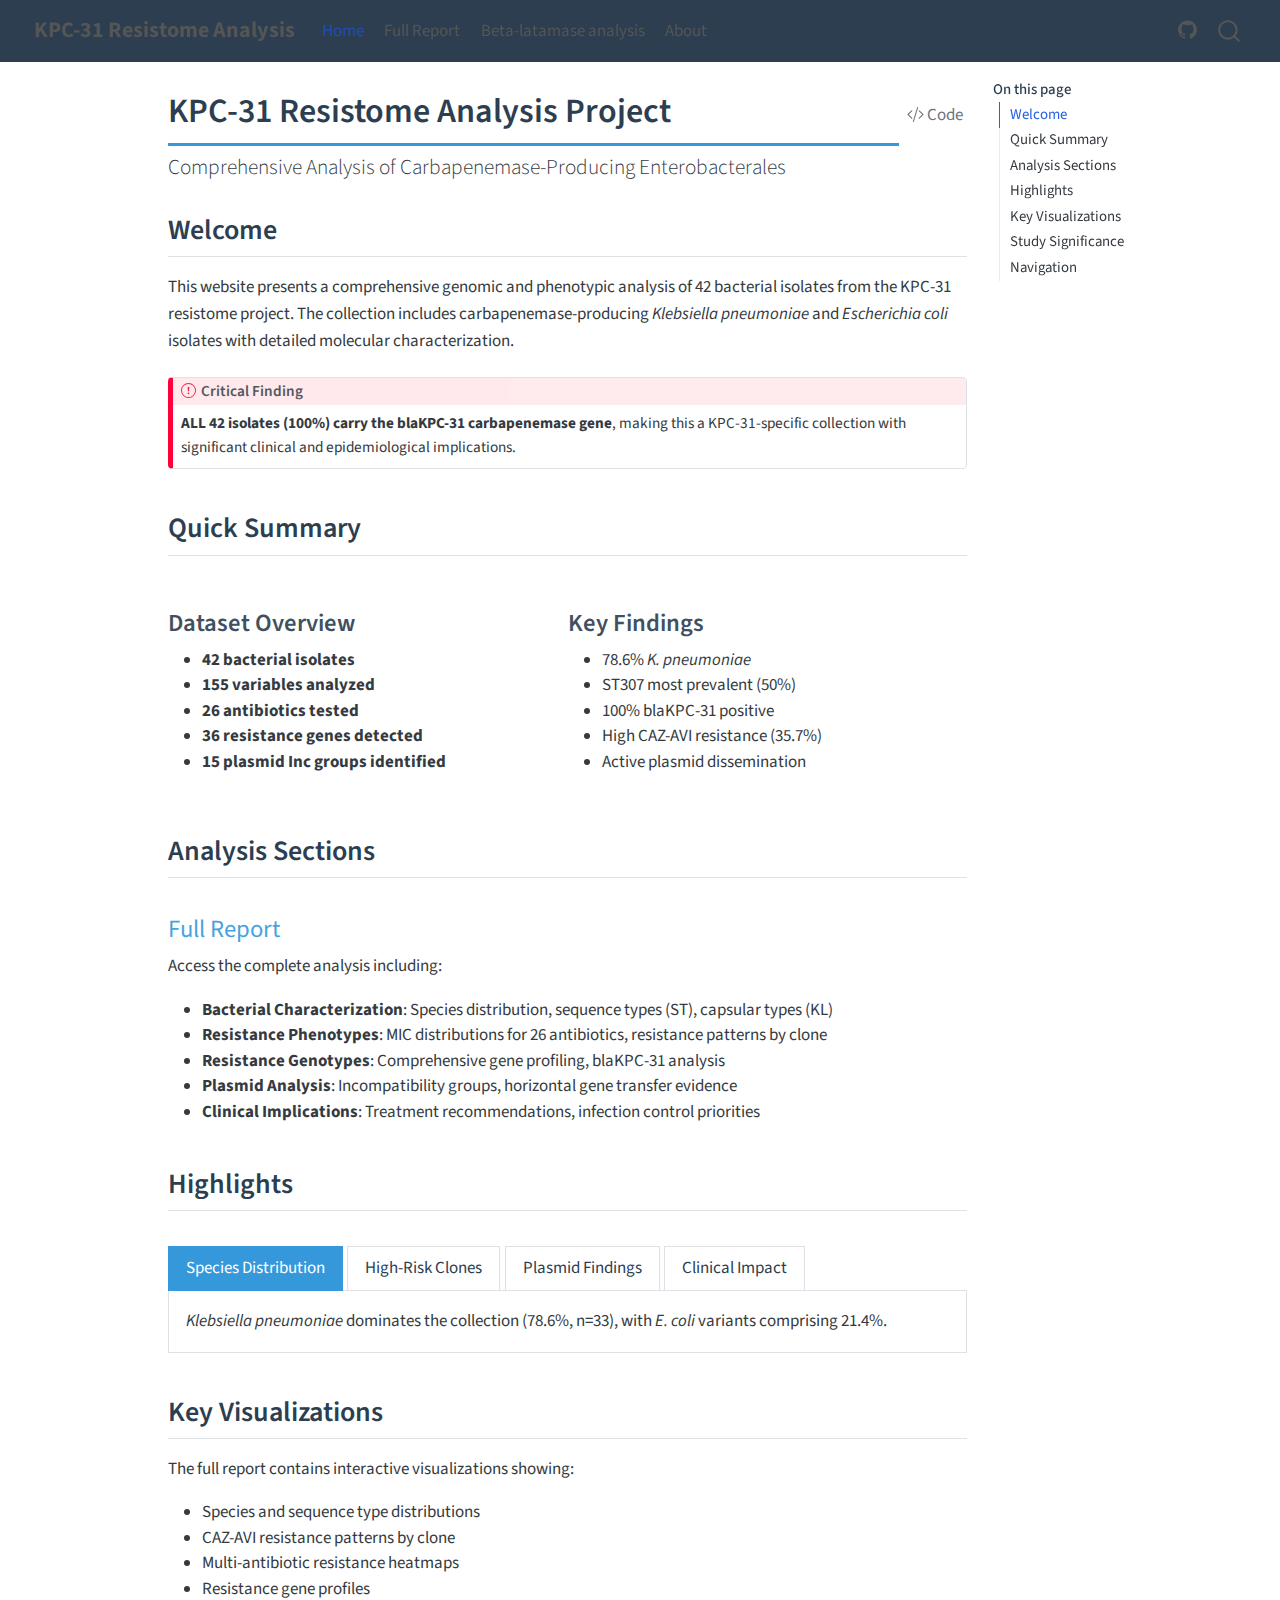
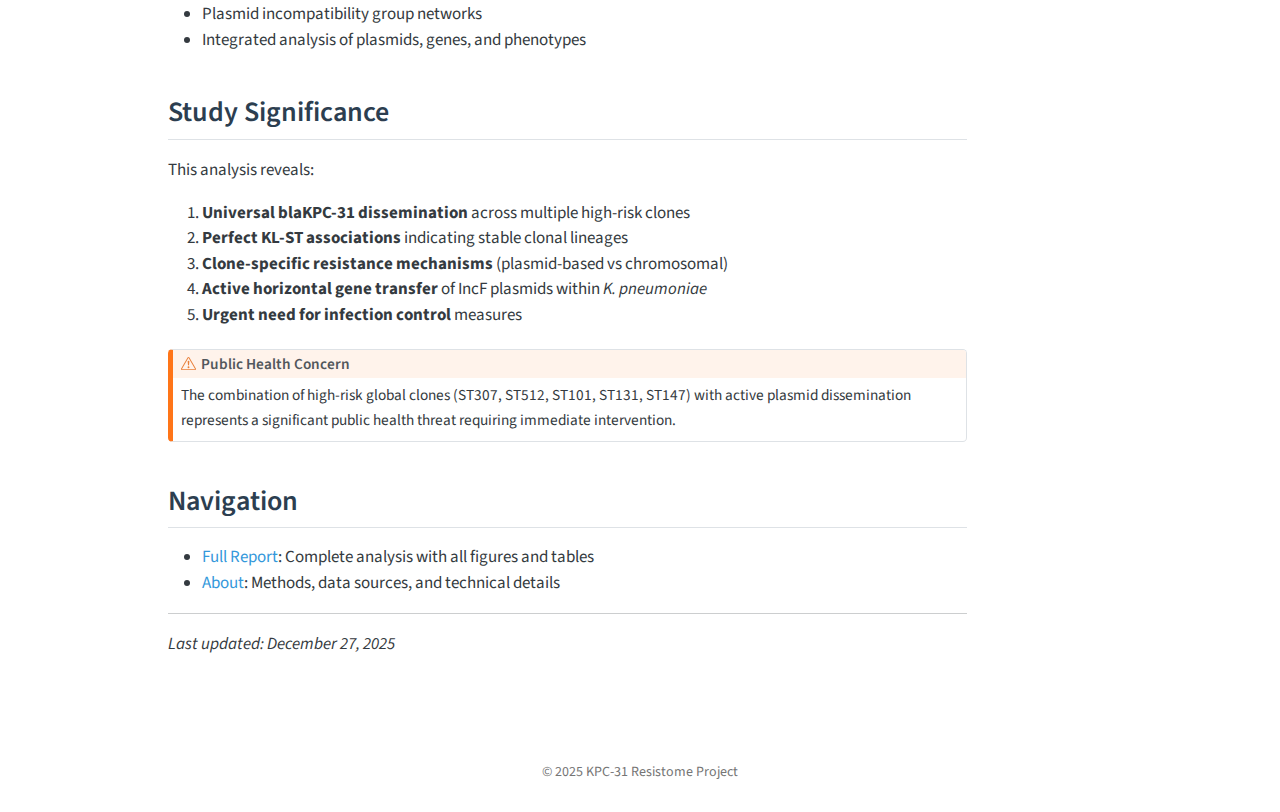
<file: docs/index.html>
<!DOCTYPE html>
<html xmlns="http://www.w3.org/1999/xhtml" lang="en" xml:lang="en"><head>

<meta charset="utf-8">
<meta name="generator" content="quarto-1.8.24">

<meta name="viewport" content="width=device-width, initial-scale=1.0, user-scalable=yes">


<title>KPC-31 Resistome Analysis Project – KPC-31 Resistome Analysis</title>
<style>
code{white-space: pre-wrap;}
span.smallcaps{font-variant: small-caps;}
div.columns{display: flex; gap: min(4vw, 1.5em);}
div.column{flex: auto; overflow-x: auto;}
div.hanging-indent{margin-left: 1.5em; text-indent: -1.5em;}
ul.task-list{list-style: none;}
ul.task-list li input[type="checkbox"] {
  width: 0.8em;
  margin: 0 0.8em 0.2em -1em; /* quarto-specific, see https://github.com/quarto-dev/quarto-cli/issues/4556 */ 
  vertical-align: middle;
}
/* CSS for syntax highlighting */
html { -webkit-text-size-adjust: 100%; }
pre > code.sourceCode { white-space: pre; position: relative; }
pre > code.sourceCode > span { display: inline-block; line-height: 1.25; }
pre > code.sourceCode > span:empty { height: 1.2em; }
.sourceCode { overflow: visible; }
code.sourceCode > span { color: inherit; text-decoration: inherit; }
div.sourceCode { margin: 1em 0; }
pre.sourceCode { margin: 0; }
@media screen {
div.sourceCode { overflow: auto; }
}
@media print {
pre > code.sourceCode { white-space: pre-wrap; }
pre > code.sourceCode > span { text-indent: -5em; padding-left: 5em; }
}
pre.numberSource code
  { counter-reset: source-line 0; }
pre.numberSource code > span
  { position: relative; left: -4em; counter-increment: source-line; }
pre.numberSource code > span > a:first-child::before
  { content: counter(source-line);
    position: relative; left: -1em; text-align: right; vertical-align: baseline;
    border: none; display: inline-block;
    -webkit-touch-callout: none; -webkit-user-select: none;
    -khtml-user-select: none; -moz-user-select: none;
    -ms-user-select: none; user-select: none;
    padding: 0 4px; width: 4em;
  }
pre.numberSource { margin-left: 3em;  padding-left: 4px; }
div.sourceCode
  {   }
@media screen {
pre > code.sourceCode > span > a:first-child::before { text-decoration: underline; }
}
</style>


<script src="site_libs/quarto-nav/quarto-nav.js"></script>
<script src="site_libs/quarto-nav/headroom.min.js"></script>
<script src="site_libs/clipboard/clipboard.min.js"></script>
<script src="site_libs/quarto-search/autocomplete.umd.js"></script>
<script src="site_libs/quarto-search/fuse.min.js"></script>
<script src="site_libs/quarto-search/quarto-search.js"></script>
<meta name="quarto:offset" content="./">
<script src="site_libs/quarto-html/quarto.js" type="module"></script>
<script src="site_libs/quarto-html/tabsets/tabsets.js" type="module"></script>
<script src="site_libs/quarto-html/axe/axe-check.js" type="module"></script>
<script src="site_libs/quarto-html/popper.min.js"></script>
<script src="site_libs/quarto-html/tippy.umd.min.js"></script>
<script src="site_libs/quarto-html/anchor.min.js"></script>
<link href="site_libs/quarto-html/tippy.css" rel="stylesheet">
<link href="site_libs/quarto-html/quarto-syntax-highlighting-dc55a5b9e770e841cd82e46aadbfb9b0.css" rel="stylesheet" id="quarto-text-highlighting-styles">
<script src="site_libs/bootstrap/bootstrap.min.js"></script>
<link href="site_libs/bootstrap/bootstrap-icons.css" rel="stylesheet">
<link href="site_libs/bootstrap/bootstrap-5b4ad623e5705c0698d39aec6f10cf02.min.css" rel="stylesheet" append-hash="true" id="quarto-bootstrap" data-mode="light">
<script id="quarto-search-options" type="application/json">{
  "location": "navbar",
  "copy-button": false,
  "collapse-after": 3,
  "panel-placement": "end",
  "type": "overlay",
  "limit": 50,
  "keyboard-shortcut": [
    "f",
    "/",
    "s"
  ],
  "show-item-context": false,
  "language": {
    "search-no-results-text": "No results",
    "search-matching-documents-text": "matching documents",
    "search-copy-link-title": "Copy link to search",
    "search-hide-matches-text": "Hide additional matches",
    "search-more-match-text": "more match in this document",
    "search-more-matches-text": "more matches in this document",
    "search-clear-button-title": "Clear",
    "search-text-placeholder": "",
    "search-detached-cancel-button-title": "Cancel",
    "search-submit-button-title": "Submit",
    "search-label": "Search"
  }
}</script>


<link rel="stylesheet" href="styles.css">
</head>

<body class="nav-fixed quarto-light">

<div id="quarto-search-results"></div>
  <header id="quarto-header" class="headroom fixed-top">
    <nav class="navbar navbar-expand-lg " data-bs-theme="dark">
      <div class="navbar-container container-fluid">
      <div class="navbar-brand-container mx-auto">
    <a href="./index.html" class="navbar-brand navbar-brand-logo">
    </a>
    <a class="navbar-brand" href="./index.html">
    <span class="navbar-title">KPC-31 Resistome Analysis</span>
    </a>
  </div>
            <div id="quarto-search" class="" title="Search"></div>
          <button class="navbar-toggler" type="button" data-bs-toggle="collapse" data-bs-target="#navbarCollapse" aria-controls="navbarCollapse" role="menu" aria-expanded="false" aria-label="Toggle navigation" onclick="if (window.quartoToggleHeadroom) { window.quartoToggleHeadroom(); }">
  <span class="navbar-toggler-icon"></span>
</button>
          <div class="collapse navbar-collapse" id="navbarCollapse">
            <ul class="navbar-nav navbar-nav-scroll me-auto">
  <li class="nav-item">
    <a class="nav-link active" href="./index.html" aria-current="page"> 
<span class="menu-text">Home</span></a>
  </li>  
  <li class="nav-item">
    <a class="nav-link" href="./resistome_genotype_phenotype_final.html"> 
<span class="menu-text">Full Report</span></a>
  </li>  
  <li class="nav-item">
    <a class="nav-link" href="./resistome_analysis_report.html"> 
<span class="menu-text">Beta-latamase analysis</span></a>
  </li>  
  <li class="nav-item">
    <a class="nav-link" href="./about.html"> 
<span class="menu-text">About</span></a>
  </li>  
</ul>
            <ul class="navbar-nav navbar-nav-scroll ms-auto">
  <li class="nav-item compact">
    <a class="nav-link" href="https://github.com/Russlewisbo/resistome"> <i class="bi bi-github" role="img">
</i> 
<span class="menu-text"></span></a>
  </li>  
</ul>
          </div> <!-- /navcollapse -->
            <div class="quarto-navbar-tools">
</div>
      </div> <!-- /container-fluid -->
    </nav>
</header>
<!-- content -->
<div id="quarto-content" class="quarto-container page-columns page-rows-contents page-layout-article page-navbar">
<!-- sidebar -->
<!-- margin-sidebar -->
    <div id="quarto-margin-sidebar" class="sidebar margin-sidebar">
        <nav id="TOC" role="doc-toc" class="toc-active">
    <h2 id="toc-title">On this page</h2>
   
  <ul>
  <li><a href="#welcome" id="toc-welcome" class="nav-link active" data-scroll-target="#welcome">Welcome</a></li>
  <li><a href="#quick-summary" id="toc-quick-summary" class="nav-link" data-scroll-target="#quick-summary">Quick Summary</a></li>
  <li><a href="#analysis-sections" id="toc-analysis-sections" class="nav-link" data-scroll-target="#analysis-sections">Analysis Sections</a>
  <ul class="collapse">
  <li><a href="#full-report" id="toc-full-report" class="nav-link" data-scroll-target="#full-report">Full Report</a></li>
  </ul></li>
  <li><a href="#highlights" id="toc-highlights" class="nav-link" data-scroll-target="#highlights">Highlights</a></li>
  <li><a href="#key-visualizations" id="toc-key-visualizations" class="nav-link" data-scroll-target="#key-visualizations">Key Visualizations</a></li>
  <li><a href="#study-significance" id="toc-study-significance" class="nav-link" data-scroll-target="#study-significance">Study Significance</a></li>
  <li><a href="#navigation" id="toc-navigation" class="nav-link" data-scroll-target="#navigation">Navigation</a></li>
  </ul>
</nav>
    </div>
<!-- main -->
<main class="content" id="quarto-document-content">

<header id="title-block-header" class="quarto-title-block default">
<div class="quarto-title">
<div class="quarto-title-block"><div><h1 class="title">KPC-31 Resistome Analysis Project</h1><button type="button" class="btn code-tools-button" id="quarto-code-tools-source"><i class="bi"></i> Code</button></div></div>
<p class="subtitle lead">Comprehensive Analysis of Carbapenemase-Producing Enterobacterales</p>
</div>



<div class="quarto-title-meta">

    
  
    
  </div>
  


</header>


<section id="welcome" class="level2">
<h2 class="anchored" data-anchor-id="welcome">Welcome</h2>
<p>This website presents a comprehensive genomic and phenotypic analysis of 42 bacterial isolates from the KPC-31 resistome project. The collection includes carbapenemase-producing <em>Klebsiella pneumoniae</em> and <em>Escherichia coli</em> isolates with detailed molecular characterization.</p>
<div class="callout callout-style-default callout-important callout-titled">
<div class="callout-header d-flex align-content-center">
<div class="callout-icon-container">
<i class="callout-icon"></i>
</div>
<div class="callout-title-container flex-fill">
<span class="screen-reader-only">Important</span>Critical Finding
</div>
</div>
<div class="callout-body-container callout-body">
<p><strong>ALL 42 isolates (100%) carry the blaKPC-31 carbapenemase gene</strong>, making this a KPC-31-specific collection with significant clinical and epidemiological implications.</p>
</div>
</div>
</section>
<section id="quick-summary" class="level2">
<h2 class="anchored" data-anchor-id="quick-summary">Quick Summary</h2>
<div class="columns">
<div class="column" style="width:50%;">
<section id="dataset-overview" class="level3">
<h3 class="anchored" data-anchor-id="dataset-overview">Dataset Overview</h3>
<ul>
<li><strong>42 bacterial isolates</strong></li>
<li><strong>155 variables analyzed</strong></li>
<li><strong>26 antibiotics tested</strong></li>
<li><strong>36 resistance genes detected</strong></li>
<li><strong>15 plasmid Inc groups identified</strong></li>
</ul>
</section>
</div><div class="column" style="width:50%;">
<section id="key-findings" class="level3">
<h3 class="anchored" data-anchor-id="key-findings">Key Findings</h3>
<ul>
<li>78.6% <em>K. pneumoniae</em></li>
<li>ST307 most prevalent (50%)</li>
<li>100% blaKPC-31 positive</li>
<li>High CAZ-AVI resistance (35.7%)</li>
<li>Active plasmid dissemination</li>
</ul>
</section>
</div>
</div>
</section>
<section id="analysis-sections" class="level2">
<h2 class="anchored" data-anchor-id="analysis-sections">Analysis Sections</h2>
<section id="full-report" class="level3 unnumbered">
<h3 class="unnumbered anchored" data-anchor-id="full-report"><a href="./resistome_analysis_report.html">Full Report</a></h3>
<p>Access the complete analysis including:</p>
<ul>
<li><strong>Bacterial Characterization</strong>: Species distribution, sequence types (ST), capsular types (KL)</li>
<li><strong>Resistance Phenotypes</strong>: MIC distributions for 26 antibiotics, resistance patterns by clone</li>
<li><strong>Resistance Genotypes</strong>: Comprehensive gene profiling, blaKPC-31 analysis</li>
<li><strong>Plasmid Analysis</strong>: Incompatibility groups, horizontal gene transfer evidence</li>
<li><strong>Clinical Implications</strong>: Treatment recommendations, infection control priorities</li>
</ul>
</section>
</section>
<section id="highlights" class="level2">
<h2 class="anchored" data-anchor-id="highlights">Highlights</h2>
<div class="tabset-margin-container"></div><div class="panel-tabset">
<ul class="nav nav-tabs" role="tablist"><li class="nav-item" role="presentation"><a class="nav-link active" id="tabset-1-1-tab" data-bs-toggle="tab" data-bs-target="#tabset-1-1" role="tab" aria-controls="tabset-1-1" aria-selected="true" href="">Species Distribution</a></li><li class="nav-item" role="presentation"><a class="nav-link" id="tabset-1-2-tab" data-bs-toggle="tab" data-bs-target="#tabset-1-2" role="tab" aria-controls="tabset-1-2" aria-selected="false" href="">High-Risk Clones</a></li><li class="nav-item" role="presentation"><a class="nav-link" id="tabset-1-3-tab" data-bs-toggle="tab" data-bs-target="#tabset-1-3" role="tab" aria-controls="tabset-1-3" aria-selected="false" href="">Plasmid Findings</a></li><li class="nav-item" role="presentation"><a class="nav-link" id="tabset-1-4-tab" data-bs-toggle="tab" data-bs-target="#tabset-1-4" role="tab" aria-controls="tabset-1-4" aria-selected="false" href="">Clinical Impact</a></li></ul>
<div class="tab-content">
<div id="tabset-1-1" class="tab-pane active" role="tabpanel" aria-labelledby="tabset-1-1-tab">
<p><em>Klebsiella pneumoniae</em> dominates the collection (78.6%, n=33), with <em>E. coli</em> variants comprising 21.4%.</p>
</div>
<div id="tabset-1-2" class="tab-pane" role="tabpanel" aria-labelledby="tabset-1-2-tab">
<p>Five high-risk sequence types identified: - <strong>ST307</strong> (n=16): Global high-risk clone with heterogeneous resistance - <strong>ST512</strong> (n=5): IncX3 plasmid-associated, 100% CAZ-AVI resistant - <strong>ST101</strong> (n=7): armA-mediated pan-aminoglycoside resistance - <strong>ST147</strong> (n=2): IncF plasmids with high HGT potential - <strong>ST131</strong> (n=2): E. coli pandemic clone</p>
</div>
<div id="tabset-1-3" class="tab-pane" role="tabpanel" aria-labelledby="tabset-1-3-tab">
<ul>
<li><strong>IncF plasmids</strong> spreading across 4 different sequence types</li>
<li><strong>IncX3</strong> fixed in ST512 (100% prevalence)</li>
<li><strong>62%</strong> of isolates have no detectable Inc groups (chromosomal integration?)</li>
</ul>
</div>
<div id="tabset-1-4" class="tab-pane" role="tabpanel" aria-labelledby="tabset-1-4-tab">
<p>Limited treatment options due to: - Universal blaKPC-31 carriage - Variable CAZ-AVI resistance (35.7% high-level) - Multiple resistance mechanisms per isolate - Active horizontal gene transfer</p>
</div>
</div>
</div>
</section>
<section id="key-visualizations" class="level2">
<h2 class="anchored" data-anchor-id="key-visualizations">Key Visualizations</h2>
<p>The full report contains interactive visualizations showing:</p>
<ul>
<li>Species and sequence type distributions</li>
<li>CAZ-AVI resistance patterns by clone</li>
<li>Multi-antibiotic resistance heatmaps</li>
<li>Resistance gene profiles</li>
<li>Plasmid incompatibility group networks</li>
<li>Integrated analysis of plasmids, genes, and phenotypes</li>
</ul>
</section>
<section id="study-significance" class="level2">
<h2 class="anchored" data-anchor-id="study-significance">Study Significance</h2>
<p>This analysis reveals:</p>
<ol type="1">
<li><strong>Universal blaKPC-31 dissemination</strong> across multiple high-risk clones</li>
<li><strong>Perfect KL-ST associations</strong> indicating stable clonal lineages</li>
<li><strong>Clone-specific resistance mechanisms</strong> (plasmid-based vs chromosomal)</li>
<li><strong>Active horizontal gene transfer</strong> of IncF plasmids within <em>K. pneumoniae</em></li>
<li><strong>Urgent need for infection control</strong> measures</li>
</ol>
<div class="callout callout-style-default callout-warning callout-titled">
<div class="callout-header d-flex align-content-center">
<div class="callout-icon-container">
<i class="callout-icon"></i>
</div>
<div class="callout-title-container flex-fill">
<span class="screen-reader-only">Warning</span>Public Health Concern
</div>
</div>
<div class="callout-body-container callout-body">
<p>The combination of high-risk global clones (ST307, ST512, ST101, ST131, ST147) with active plasmid dissemination represents a significant public health threat requiring immediate intervention.</p>
</div>
</div>
</section>
<section id="navigation" class="level2">
<h2 class="anchored" data-anchor-id="navigation">Navigation</h2>
<ul>
<li><strong><a href="./resistome_analysis_report.html">Full Report</a></strong>: Complete analysis with all figures and tables</li>
<li><strong><a href="./about.html">About</a></strong>: Methods, data sources, and technical details</li>
</ul>
<hr>
<p><em>Last updated: December 27, 2025</em></p>


<!-- -->

</section>

</main> <!-- /main -->
<script id="quarto-html-after-body" type="application/javascript">
  window.document.addEventListener("DOMContentLoaded", function (event) {
    const icon = "";
    const anchorJS = new window.AnchorJS();
    anchorJS.options = {
      placement: 'right',
      icon: icon
    };
    anchorJS.add('.anchored');
    const isCodeAnnotation = (el) => {
      for (const clz of el.classList) {
        if (clz.startsWith('code-annotation-')) {                     
          return true;
        }
      }
      return false;
    }
    const onCopySuccess = function(e) {
      // button target
      const button = e.trigger;
      // don't keep focus
      button.blur();
      // flash "checked"
      button.classList.add('code-copy-button-checked');
      var currentTitle = button.getAttribute("title");
      button.setAttribute("title", "Copied!");
      let tooltip;
      if (window.bootstrap) {
        button.setAttribute("data-bs-toggle", "tooltip");
        button.setAttribute("data-bs-placement", "left");
        button.setAttribute("data-bs-title", "Copied!");
        tooltip = new bootstrap.Tooltip(button, 
          { trigger: "manual", 
            customClass: "code-copy-button-tooltip",
            offset: [0, -8]});
        tooltip.show();    
      }
      setTimeout(function() {
        if (tooltip) {
          tooltip.hide();
          button.removeAttribute("data-bs-title");
          button.removeAttribute("data-bs-toggle");
          button.removeAttribute("data-bs-placement");
        }
        button.setAttribute("title", currentTitle);
        button.classList.remove('code-copy-button-checked');
      }, 1000);
      // clear code selection
      e.clearSelection();
    }
    const getTextToCopy = function(trigger) {
      const outerScaffold = trigger.parentElement.cloneNode(true);
      const codeEl = outerScaffold.querySelector('code');
      for (const childEl of codeEl.children) {
        if (isCodeAnnotation(childEl)) {
          childEl.remove();
        }
      }
      return codeEl.innerText;
    }
    const clipboard = new window.ClipboardJS('.code-copy-button:not([data-in-quarto-modal])', {
      text: getTextToCopy
    });
    clipboard.on('success', onCopySuccess);
    if (window.document.getElementById('quarto-embedded-source-code-modal')) {
      const clipboardModal = new window.ClipboardJS('.code-copy-button[data-in-quarto-modal]', {
        text: getTextToCopy,
        container: window.document.getElementById('quarto-embedded-source-code-modal')
      });
      clipboardModal.on('success', onCopySuccess);
    }
    const viewSource = window.document.getElementById('quarto-view-source') ||
                       window.document.getElementById('quarto-code-tools-source');
    if (viewSource) {
      const sourceUrl = viewSource.getAttribute("data-quarto-source-url");
      viewSource.addEventListener("click", function(e) {
        if (sourceUrl) {
          // rstudio viewer pane
          if (/\bcapabilities=\b/.test(window.location)) {
            window.open(sourceUrl);
          } else {
            window.location.href = sourceUrl;
          }
        } else {
          const modal = new bootstrap.Modal(document.getElementById('quarto-embedded-source-code-modal'));
          modal.show();
        }
        return false;
      });
    }
    function toggleCodeHandler(show) {
      return function(e) {
        const detailsSrc = window.document.querySelectorAll(".cell > details > .sourceCode");
        for (let i=0; i<detailsSrc.length; i++) {
          const details = detailsSrc[i].parentElement;
          if (show) {
            details.open = true;
          } else {
            details.removeAttribute("open");
          }
        }
        const cellCodeDivs = window.document.querySelectorAll(".cell > .sourceCode");
        const fromCls = show ? "hidden" : "unhidden";
        const toCls = show ? "unhidden" : "hidden";
        for (let i=0; i<cellCodeDivs.length; i++) {
          const codeDiv = cellCodeDivs[i];
          if (codeDiv.classList.contains(fromCls)) {
            codeDiv.classList.remove(fromCls);
            codeDiv.classList.add(toCls);
          } 
        }
        return false;
      }
    }
    const hideAllCode = window.document.getElementById("quarto-hide-all-code");
    if (hideAllCode) {
      hideAllCode.addEventListener("click", toggleCodeHandler(false));
    }
    const showAllCode = window.document.getElementById("quarto-show-all-code");
    if (showAllCode) {
      showAllCode.addEventListener("click", toggleCodeHandler(true));
    }
      var localhostRegex = new RegExp(/^(?:http|https):\/\/localhost\:?[0-9]*\//);
      var mailtoRegex = new RegExp(/^mailto:/);
        var filterRegex = new RegExp('/' + window.location.host + '/');
      var isInternal = (href) => {
          return filterRegex.test(href) || localhostRegex.test(href) || mailtoRegex.test(href);
      }
      // Inspect non-navigation links and adorn them if external
     var links = window.document.querySelectorAll('a[href]:not(.nav-link):not(.navbar-brand):not(.toc-action):not(.sidebar-link):not(.sidebar-item-toggle):not(.pagination-link):not(.no-external):not([aria-hidden]):not(.dropdown-item):not(.quarto-navigation-tool):not(.about-link)');
      for (var i=0; i<links.length; i++) {
        const link = links[i];
        if (!isInternal(link.href)) {
          // undo the damage that might have been done by quarto-nav.js in the case of
          // links that we want to consider external
          if (link.dataset.originalHref !== undefined) {
            link.href = link.dataset.originalHref;
          }
        }
      }
    function tippyHover(el, contentFn, onTriggerFn, onUntriggerFn) {
      const config = {
        allowHTML: true,
        maxWidth: 500,
        delay: 100,
        arrow: false,
        appendTo: function(el) {
            return el.parentElement;
        },
        interactive: true,
        interactiveBorder: 10,
        theme: 'quarto',
        placement: 'bottom-start',
      };
      if (contentFn) {
        config.content = contentFn;
      }
      if (onTriggerFn) {
        config.onTrigger = onTriggerFn;
      }
      if (onUntriggerFn) {
        config.onUntrigger = onUntriggerFn;
      }
      window.tippy(el, config); 
    }
    const noterefs = window.document.querySelectorAll('a[role="doc-noteref"]');
    for (var i=0; i<noterefs.length; i++) {
      const ref = noterefs[i];
      tippyHover(ref, function() {
        // use id or data attribute instead here
        let href = ref.getAttribute('data-footnote-href') || ref.getAttribute('href');
        try { href = new URL(href).hash; } catch {}
        const id = href.replace(/^#\/?/, "");
        const note = window.document.getElementById(id);
        if (note) {
          return note.innerHTML;
        } else {
          return "";
        }
      });
    }
    const xrefs = window.document.querySelectorAll('a.quarto-xref');
    const processXRef = (id, note) => {
      // Strip column container classes
      const stripColumnClz = (el) => {
        el.classList.remove("page-full", "page-columns");
        if (el.children) {
          for (const child of el.children) {
            stripColumnClz(child);
          }
        }
      }
      stripColumnClz(note)
      if (id === null || id.startsWith('sec-')) {
        // Special case sections, only their first couple elements
        const container = document.createElement("div");
        if (note.children && note.children.length > 2) {
          container.appendChild(note.children[0].cloneNode(true));
          for (let i = 1; i < note.children.length; i++) {
            const child = note.children[i];
            if (child.tagName === "P" && child.innerText === "") {
              continue;
            } else {
              container.appendChild(child.cloneNode(true));
              break;
            }
          }
          if (window.Quarto?.typesetMath) {
            window.Quarto.typesetMath(container);
          }
          return container.innerHTML
        } else {
          if (window.Quarto?.typesetMath) {
            window.Quarto.typesetMath(note);
          }
          return note.innerHTML;
        }
      } else {
        // Remove any anchor links if they are present
        const anchorLink = note.querySelector('a.anchorjs-link');
        if (anchorLink) {
          anchorLink.remove();
        }
        if (window.Quarto?.typesetMath) {
          window.Quarto.typesetMath(note);
        }
        if (note.classList.contains("callout")) {
          return note.outerHTML;
        } else {
          return note.innerHTML;
        }
      }
    }
    for (var i=0; i<xrefs.length; i++) {
      const xref = xrefs[i];
      tippyHover(xref, undefined, function(instance) {
        instance.disable();
        let url = xref.getAttribute('href');
        let hash = undefined; 
        if (url.startsWith('#')) {
          hash = url;
        } else {
          try { hash = new URL(url).hash; } catch {}
        }
        if (hash) {
          const id = hash.replace(/^#\/?/, "");
          const note = window.document.getElementById(id);
          if (note !== null) {
            try {
              const html = processXRef(id, note.cloneNode(true));
              instance.setContent(html);
            } finally {
              instance.enable();
              instance.show();
            }
          } else {
            // See if we can fetch this
            fetch(url.split('#')[0])
            .then(res => res.text())
            .then(html => {
              const parser = new DOMParser();
              const htmlDoc = parser.parseFromString(html, "text/html");
              const note = htmlDoc.getElementById(id);
              if (note !== null) {
                const html = processXRef(id, note);
                instance.setContent(html);
              } 
            }).finally(() => {
              instance.enable();
              instance.show();
            });
          }
        } else {
          // See if we can fetch a full url (with no hash to target)
          // This is a special case and we should probably do some content thinning / targeting
          fetch(url)
          .then(res => res.text())
          .then(html => {
            const parser = new DOMParser();
            const htmlDoc = parser.parseFromString(html, "text/html");
            const note = htmlDoc.querySelector('main.content');
            if (note !== null) {
              // This should only happen for chapter cross references
              // (since there is no id in the URL)
              // remove the first header
              if (note.children.length > 0 && note.children[0].tagName === "HEADER") {
                note.children[0].remove();
              }
              const html = processXRef(null, note);
              instance.setContent(html);
            } 
          }).finally(() => {
            instance.enable();
            instance.show();
          });
        }
      }, function(instance) {
      });
    }
        let selectedAnnoteEl;
        const selectorForAnnotation = ( cell, annotation) => {
          let cellAttr = 'data-code-cell="' + cell + '"';
          let lineAttr = 'data-code-annotation="' +  annotation + '"';
          const selector = 'span[' + cellAttr + '][' + lineAttr + ']';
          return selector;
        }
        const selectCodeLines = (annoteEl) => {
          const doc = window.document;
          const targetCell = annoteEl.getAttribute("data-target-cell");
          const targetAnnotation = annoteEl.getAttribute("data-target-annotation");
          const annoteSpan = window.document.querySelector(selectorForAnnotation(targetCell, targetAnnotation));
          const lines = annoteSpan.getAttribute("data-code-lines").split(",");
          const lineIds = lines.map((line) => {
            return targetCell + "-" + line;
          })
          let top = null;
          let height = null;
          let parent = null;
          if (lineIds.length > 0) {
              //compute the position of the single el (top and bottom and make a div)
              const el = window.document.getElementById(lineIds[0]);
              top = el.offsetTop;
              height = el.offsetHeight;
              parent = el.parentElement.parentElement;
            if (lineIds.length > 1) {
              const lastEl = window.document.getElementById(lineIds[lineIds.length - 1]);
              const bottom = lastEl.offsetTop + lastEl.offsetHeight;
              height = bottom - top;
            }
            if (top !== null && height !== null && parent !== null) {
              // cook up a div (if necessary) and position it 
              let div = window.document.getElementById("code-annotation-line-highlight");
              if (div === null) {
                div = window.document.createElement("div");
                div.setAttribute("id", "code-annotation-line-highlight");
                div.style.position = 'absolute';
                parent.appendChild(div);
              }
              div.style.top = top - 2 + "px";
              div.style.height = height + 4 + "px";
              div.style.left = 0;
              let gutterDiv = window.document.getElementById("code-annotation-line-highlight-gutter");
              if (gutterDiv === null) {
                gutterDiv = window.document.createElement("div");
                gutterDiv.setAttribute("id", "code-annotation-line-highlight-gutter");
                gutterDiv.style.position = 'absolute';
                const codeCell = window.document.getElementById(targetCell);
                const gutter = codeCell.querySelector('.code-annotation-gutter');
                gutter.appendChild(gutterDiv);
              }
              gutterDiv.style.top = top - 2 + "px";
              gutterDiv.style.height = height + 4 + "px";
            }
            selectedAnnoteEl = annoteEl;
          }
        };
        const unselectCodeLines = () => {
          const elementsIds = ["code-annotation-line-highlight", "code-annotation-line-highlight-gutter"];
          elementsIds.forEach((elId) => {
            const div = window.document.getElementById(elId);
            if (div) {
              div.remove();
            }
          });
          selectedAnnoteEl = undefined;
        };
          // Handle positioning of the toggle
      window.addEventListener(
        "resize",
        throttle(() => {
          elRect = undefined;
          if (selectedAnnoteEl) {
            selectCodeLines(selectedAnnoteEl);
          }
        }, 10)
      );
      function throttle(fn, ms) {
      let throttle = false;
      let timer;
        return (...args) => {
          if(!throttle) { // first call gets through
              fn.apply(this, args);
              throttle = true;
          } else { // all the others get throttled
              if(timer) clearTimeout(timer); // cancel #2
              timer = setTimeout(() => {
                fn.apply(this, args);
                timer = throttle = false;
              }, ms);
          }
        };
      }
        // Attach click handler to the DT
        const annoteDls = window.document.querySelectorAll('dt[data-target-cell]');
        for (const annoteDlNode of annoteDls) {
          annoteDlNode.addEventListener('click', (event) => {
            const clickedEl = event.target;
            if (clickedEl !== selectedAnnoteEl) {
              unselectCodeLines();
              const activeEl = window.document.querySelector('dt[data-target-cell].code-annotation-active');
              if (activeEl) {
                activeEl.classList.remove('code-annotation-active');
              }
              selectCodeLines(clickedEl);
              clickedEl.classList.add('code-annotation-active');
            } else {
              // Unselect the line
              unselectCodeLines();
              clickedEl.classList.remove('code-annotation-active');
            }
          });
        }
    const findCites = (el) => {
      const parentEl = el.parentElement;
      if (parentEl) {
        const cites = parentEl.dataset.cites;
        if (cites) {
          return {
            el,
            cites: cites.split(' ')
          };
        } else {
          return findCites(el.parentElement)
        }
      } else {
        return undefined;
      }
    };
    var bibliorefs = window.document.querySelectorAll('a[role="doc-biblioref"]');
    for (var i=0; i<bibliorefs.length; i++) {
      const ref = bibliorefs[i];
      const citeInfo = findCites(ref);
      if (citeInfo) {
        tippyHover(citeInfo.el, function() {
          var popup = window.document.createElement('div');
          citeInfo.cites.forEach(function(cite) {
            var citeDiv = window.document.createElement('div');
            citeDiv.classList.add('hanging-indent');
            citeDiv.classList.add('csl-entry');
            var biblioDiv = window.document.getElementById('ref-' + cite);
            if (biblioDiv) {
              citeDiv.innerHTML = biblioDiv.innerHTML;
            }
            popup.appendChild(citeDiv);
          });
          return popup.innerHTML;
        });
      }
    }
  });
  </script><div class="modal fade" id="quarto-embedded-source-code-modal" tabindex="-1" aria-labelledby="quarto-embedded-source-code-modal-label" aria-hidden="true"><div class="modal-dialog modal-dialog-scrollable"><div class="modal-content"><div class="modal-header"><h5 class="modal-title" id="quarto-embedded-source-code-modal-label">Source Code</h5><button class="btn-close" data-bs-dismiss="modal"></button></div><div class="modal-body"><div class="">
<div class="code-copy-outer-scaffold"><div class="sourceCode" id="cb1" data-shortcodes="false"><pre class="sourceCode markdown code-with-copy"><code class="sourceCode markdown"><span id="cb1-1"><a href="#cb1-1" aria-hidden="true" tabindex="-1"></a><span class="co">---</span></span>
<span id="cb1-2"><a href="#cb1-2" aria-hidden="true" tabindex="-1"></a><span class="an">title:</span><span class="co"> "KPC-31 Resistome Analysis Project"</span></span>
<span id="cb1-3"><a href="#cb1-3" aria-hidden="true" tabindex="-1"></a><span class="an">subtitle:</span><span class="co"> "Comprehensive Analysis of Carbapenemase-Producing Enterobacterales"</span></span>
<span id="cb1-4"><a href="#cb1-4" aria-hidden="true" tabindex="-1"></a><span class="co">---</span></span>
<span id="cb1-5"><a href="#cb1-5" aria-hidden="true" tabindex="-1"></a></span>
<span id="cb1-6"><a href="#cb1-6" aria-hidden="true" tabindex="-1"></a><span class="fu">## Welcome</span></span>
<span id="cb1-7"><a href="#cb1-7" aria-hidden="true" tabindex="-1"></a></span>
<span id="cb1-8"><a href="#cb1-8" aria-hidden="true" tabindex="-1"></a>This website presents a comprehensive genomic and phenotypic analysis of 42 bacterial isolates from the KPC-31 resistome project. The collection includes carbapenemase-producing *Klebsiella pneumoniae* and *Escherichia coli* isolates with detailed molecular characterization.</span>
<span id="cb1-9"><a href="#cb1-9" aria-hidden="true" tabindex="-1"></a></span>
<span id="cb1-10"><a href="#cb1-10" aria-hidden="true" tabindex="-1"></a>::: {.callout-important}</span>
<span id="cb1-11"><a href="#cb1-11" aria-hidden="true" tabindex="-1"></a><span class="fu">## Critical Finding</span></span>
<span id="cb1-12"><a href="#cb1-12" aria-hidden="true" tabindex="-1"></a></span>
<span id="cb1-13"><a href="#cb1-13" aria-hidden="true" tabindex="-1"></a>**ALL 42 isolates (100%) carry the blaKPC-31 carbapenemase gene**, making this a KPC-31-specific collection with significant clinical and epidemiological implications.</span>
<span id="cb1-14"><a href="#cb1-14" aria-hidden="true" tabindex="-1"></a>:::</span>
<span id="cb1-15"><a href="#cb1-15" aria-hidden="true" tabindex="-1"></a></span>
<span id="cb1-16"><a href="#cb1-16" aria-hidden="true" tabindex="-1"></a><span class="fu">## Quick Summary</span></span>
<span id="cb1-17"><a href="#cb1-17" aria-hidden="true" tabindex="-1"></a></span>
<span id="cb1-18"><a href="#cb1-18" aria-hidden="true" tabindex="-1"></a>:::: {.columns}</span>
<span id="cb1-19"><a href="#cb1-19" aria-hidden="true" tabindex="-1"></a></span>
<span id="cb1-20"><a href="#cb1-20" aria-hidden="true" tabindex="-1"></a>::: {.column width="50%"}</span>
<span id="cb1-21"><a href="#cb1-21" aria-hidden="true" tabindex="-1"></a><span class="fu">### Dataset Overview</span></span>
<span id="cb1-22"><a href="#cb1-22" aria-hidden="true" tabindex="-1"></a><span class="ss">- </span>**42 bacterial isolates**</span>
<span id="cb1-23"><a href="#cb1-23" aria-hidden="true" tabindex="-1"></a><span class="ss">- </span>**155 variables analyzed**</span>
<span id="cb1-24"><a href="#cb1-24" aria-hidden="true" tabindex="-1"></a><span class="ss">- </span>**26 antibiotics tested**</span>
<span id="cb1-25"><a href="#cb1-25" aria-hidden="true" tabindex="-1"></a><span class="ss">- </span>**36 resistance genes detected**</span>
<span id="cb1-26"><a href="#cb1-26" aria-hidden="true" tabindex="-1"></a><span class="ss">- </span>**15 plasmid Inc groups identified**</span>
<span id="cb1-27"><a href="#cb1-27" aria-hidden="true" tabindex="-1"></a>:::</span>
<span id="cb1-28"><a href="#cb1-28" aria-hidden="true" tabindex="-1"></a></span>
<span id="cb1-29"><a href="#cb1-29" aria-hidden="true" tabindex="-1"></a>::: {.column width="50%"}</span>
<span id="cb1-30"><a href="#cb1-30" aria-hidden="true" tabindex="-1"></a><span class="fu">### Key Findings</span></span>
<span id="cb1-31"><a href="#cb1-31" aria-hidden="true" tabindex="-1"></a><span class="ss">- </span>78.6% *K. pneumoniae*</span>
<span id="cb1-32"><a href="#cb1-32" aria-hidden="true" tabindex="-1"></a><span class="ss">- </span>ST307 most prevalent (50%)</span>
<span id="cb1-33"><a href="#cb1-33" aria-hidden="true" tabindex="-1"></a><span class="ss">- </span>100% blaKPC-31 positive</span>
<span id="cb1-34"><a href="#cb1-34" aria-hidden="true" tabindex="-1"></a><span class="ss">- </span>High CAZ-AVI resistance (35.7%)</span>
<span id="cb1-35"><a href="#cb1-35" aria-hidden="true" tabindex="-1"></a><span class="ss">- </span>Active plasmid dissemination</span>
<span id="cb1-36"><a href="#cb1-36" aria-hidden="true" tabindex="-1"></a>:::</span>
<span id="cb1-37"><a href="#cb1-37" aria-hidden="true" tabindex="-1"></a></span>
<span id="cb1-38"><a href="#cb1-38" aria-hidden="true" tabindex="-1"></a>::::</span>
<span id="cb1-39"><a href="#cb1-39" aria-hidden="true" tabindex="-1"></a></span>
<span id="cb1-40"><a href="#cb1-40" aria-hidden="true" tabindex="-1"></a><span class="fu">## Analysis Sections</span></span>
<span id="cb1-41"><a href="#cb1-41" aria-hidden="true" tabindex="-1"></a></span>
<span id="cb1-42"><a href="#cb1-42" aria-hidden="true" tabindex="-1"></a><span class="fu">### [Full Report](resistome_analysis_report.qmd) {.unnumbered}</span></span>
<span id="cb1-43"><a href="#cb1-43" aria-hidden="true" tabindex="-1"></a></span>
<span id="cb1-44"><a href="#cb1-44" aria-hidden="true" tabindex="-1"></a>Access the complete analysis including:</span>
<span id="cb1-45"><a href="#cb1-45" aria-hidden="true" tabindex="-1"></a></span>
<span id="cb1-46"><a href="#cb1-46" aria-hidden="true" tabindex="-1"></a><span class="ss">- </span>**Bacterial Characterization**: Species distribution, sequence types (ST), capsular types (KL)</span>
<span id="cb1-47"><a href="#cb1-47" aria-hidden="true" tabindex="-1"></a><span class="ss">- </span>**Resistance Phenotypes**: MIC distributions for 26 antibiotics, resistance patterns by clone</span>
<span id="cb1-48"><a href="#cb1-48" aria-hidden="true" tabindex="-1"></a><span class="ss">- </span>**Resistance Genotypes**: Comprehensive gene profiling, blaKPC-31 analysis</span>
<span id="cb1-49"><a href="#cb1-49" aria-hidden="true" tabindex="-1"></a><span class="ss">- </span>**Plasmid Analysis**: Incompatibility groups, horizontal gene transfer evidence</span>
<span id="cb1-50"><a href="#cb1-50" aria-hidden="true" tabindex="-1"></a><span class="ss">- </span>**Clinical Implications**: Treatment recommendations, infection control priorities</span>
<span id="cb1-51"><a href="#cb1-51" aria-hidden="true" tabindex="-1"></a></span>
<span id="cb1-52"><a href="#cb1-52" aria-hidden="true" tabindex="-1"></a><span class="fu">## Highlights</span></span>
<span id="cb1-53"><a href="#cb1-53" aria-hidden="true" tabindex="-1"></a></span>
<span id="cb1-54"><a href="#cb1-54" aria-hidden="true" tabindex="-1"></a>::: {.panel-tabset}</span>
<span id="cb1-55"><a href="#cb1-55" aria-hidden="true" tabindex="-1"></a></span>
<span id="cb1-56"><a href="#cb1-56" aria-hidden="true" tabindex="-1"></a><span class="fu">### Species Distribution</span></span>
<span id="cb1-57"><a href="#cb1-57" aria-hidden="true" tabindex="-1"></a></span>
<span id="cb1-58"><a href="#cb1-58" aria-hidden="true" tabindex="-1"></a>*Klebsiella pneumoniae* dominates the collection (78.6%, n=33), with *E. coli* variants comprising 21.4%.</span>
<span id="cb1-59"><a href="#cb1-59" aria-hidden="true" tabindex="-1"></a></span>
<span id="cb1-60"><a href="#cb1-60" aria-hidden="true" tabindex="-1"></a><span class="fu">### High-Risk Clones</span></span>
<span id="cb1-61"><a href="#cb1-61" aria-hidden="true" tabindex="-1"></a></span>
<span id="cb1-62"><a href="#cb1-62" aria-hidden="true" tabindex="-1"></a>Five high-risk sequence types identified:</span>
<span id="cb1-63"><a href="#cb1-63" aria-hidden="true" tabindex="-1"></a><span class="ss">- </span>**ST307** (n=16): Global high-risk clone with heterogeneous resistance</span>
<span id="cb1-64"><a href="#cb1-64" aria-hidden="true" tabindex="-1"></a><span class="ss">- </span>**ST512** (n=5): IncX3 plasmid-associated, 100% CAZ-AVI resistant</span>
<span id="cb1-65"><a href="#cb1-65" aria-hidden="true" tabindex="-1"></a><span class="ss">- </span>**ST101** (n=7): armA-mediated pan-aminoglycoside resistance</span>
<span id="cb1-66"><a href="#cb1-66" aria-hidden="true" tabindex="-1"></a><span class="ss">- </span>**ST147** (n=2): IncF plasmids with high HGT potential</span>
<span id="cb1-67"><a href="#cb1-67" aria-hidden="true" tabindex="-1"></a><span class="ss">- </span>**ST131** (n=2): E. coli pandemic clone</span>
<span id="cb1-68"><a href="#cb1-68" aria-hidden="true" tabindex="-1"></a></span>
<span id="cb1-69"><a href="#cb1-69" aria-hidden="true" tabindex="-1"></a><span class="fu">### Plasmid Findings</span></span>
<span id="cb1-70"><a href="#cb1-70" aria-hidden="true" tabindex="-1"></a></span>
<span id="cb1-71"><a href="#cb1-71" aria-hidden="true" tabindex="-1"></a><span class="ss">- </span>**IncF plasmids** spreading across 4 different sequence types</span>
<span id="cb1-72"><a href="#cb1-72" aria-hidden="true" tabindex="-1"></a><span class="ss">- </span>**IncX3** fixed in ST512 (100% prevalence)</span>
<span id="cb1-73"><a href="#cb1-73" aria-hidden="true" tabindex="-1"></a><span class="ss">- </span>**62%** of isolates have no detectable Inc groups (chromosomal integration?)</span>
<span id="cb1-74"><a href="#cb1-74" aria-hidden="true" tabindex="-1"></a></span>
<span id="cb1-75"><a href="#cb1-75" aria-hidden="true" tabindex="-1"></a><span class="fu">### Clinical Impact</span></span>
<span id="cb1-76"><a href="#cb1-76" aria-hidden="true" tabindex="-1"></a></span>
<span id="cb1-77"><a href="#cb1-77" aria-hidden="true" tabindex="-1"></a>Limited treatment options due to:</span>
<span id="cb1-78"><a href="#cb1-78" aria-hidden="true" tabindex="-1"></a><span class="ss">- </span>Universal blaKPC-31 carriage</span>
<span id="cb1-79"><a href="#cb1-79" aria-hidden="true" tabindex="-1"></a><span class="ss">- </span>Variable CAZ-AVI resistance (35.7% high-level)</span>
<span id="cb1-80"><a href="#cb1-80" aria-hidden="true" tabindex="-1"></a><span class="ss">- </span>Multiple resistance mechanisms per isolate</span>
<span id="cb1-81"><a href="#cb1-81" aria-hidden="true" tabindex="-1"></a><span class="ss">- </span>Active horizontal gene transfer</span>
<span id="cb1-82"><a href="#cb1-82" aria-hidden="true" tabindex="-1"></a></span>
<span id="cb1-83"><a href="#cb1-83" aria-hidden="true" tabindex="-1"></a>:::</span>
<span id="cb1-84"><a href="#cb1-84" aria-hidden="true" tabindex="-1"></a></span>
<span id="cb1-85"><a href="#cb1-85" aria-hidden="true" tabindex="-1"></a><span class="fu">## Key Visualizations</span></span>
<span id="cb1-86"><a href="#cb1-86" aria-hidden="true" tabindex="-1"></a></span>
<span id="cb1-87"><a href="#cb1-87" aria-hidden="true" tabindex="-1"></a>The full report contains interactive visualizations showing:</span>
<span id="cb1-88"><a href="#cb1-88" aria-hidden="true" tabindex="-1"></a></span>
<span id="cb1-89"><a href="#cb1-89" aria-hidden="true" tabindex="-1"></a><span class="ss">- </span>Species and sequence type distributions</span>
<span id="cb1-90"><a href="#cb1-90" aria-hidden="true" tabindex="-1"></a><span class="ss">- </span>CAZ-AVI resistance patterns by clone</span>
<span id="cb1-91"><a href="#cb1-91" aria-hidden="true" tabindex="-1"></a><span class="ss">- </span>Multi-antibiotic resistance heatmaps</span>
<span id="cb1-92"><a href="#cb1-92" aria-hidden="true" tabindex="-1"></a><span class="ss">- </span>Resistance gene profiles</span>
<span id="cb1-93"><a href="#cb1-93" aria-hidden="true" tabindex="-1"></a><span class="ss">- </span>Plasmid incompatibility group networks</span>
<span id="cb1-94"><a href="#cb1-94" aria-hidden="true" tabindex="-1"></a><span class="ss">- </span>Integrated analysis of plasmids, genes, and phenotypes</span>
<span id="cb1-95"><a href="#cb1-95" aria-hidden="true" tabindex="-1"></a></span>
<span id="cb1-96"><a href="#cb1-96" aria-hidden="true" tabindex="-1"></a><span class="fu">## Study Significance</span></span>
<span id="cb1-97"><a href="#cb1-97" aria-hidden="true" tabindex="-1"></a></span>
<span id="cb1-98"><a href="#cb1-98" aria-hidden="true" tabindex="-1"></a>This analysis reveals:</span>
<span id="cb1-99"><a href="#cb1-99" aria-hidden="true" tabindex="-1"></a></span>
<span id="cb1-100"><a href="#cb1-100" aria-hidden="true" tabindex="-1"></a><span class="ss">1. </span>**Universal blaKPC-31 dissemination** across multiple high-risk clones</span>
<span id="cb1-101"><a href="#cb1-101" aria-hidden="true" tabindex="-1"></a><span class="ss">2. </span>**Perfect KL-ST associations** indicating stable clonal lineages</span>
<span id="cb1-102"><a href="#cb1-102" aria-hidden="true" tabindex="-1"></a><span class="ss">3. </span>**Clone-specific resistance mechanisms** (plasmid-based vs chromosomal)</span>
<span id="cb1-103"><a href="#cb1-103" aria-hidden="true" tabindex="-1"></a><span class="ss">4. </span>**Active horizontal gene transfer** of IncF plasmids within *K. pneumoniae*</span>
<span id="cb1-104"><a href="#cb1-104" aria-hidden="true" tabindex="-1"></a><span class="ss">5. </span>**Urgent need for infection control** measures</span>
<span id="cb1-105"><a href="#cb1-105" aria-hidden="true" tabindex="-1"></a></span>
<span id="cb1-106"><a href="#cb1-106" aria-hidden="true" tabindex="-1"></a>::: {.callout-warning}</span>
<span id="cb1-107"><a href="#cb1-107" aria-hidden="true" tabindex="-1"></a><span class="fu">## Public Health Concern</span></span>
<span id="cb1-108"><a href="#cb1-108" aria-hidden="true" tabindex="-1"></a></span>
<span id="cb1-109"><a href="#cb1-109" aria-hidden="true" tabindex="-1"></a>The combination of high-risk global clones (ST307, ST512, ST101, ST131, ST147) with active plasmid dissemination represents a significant public health threat requiring immediate intervention.</span>
<span id="cb1-110"><a href="#cb1-110" aria-hidden="true" tabindex="-1"></a>:::</span>
<span id="cb1-111"><a href="#cb1-111" aria-hidden="true" tabindex="-1"></a></span>
<span id="cb1-112"><a href="#cb1-112" aria-hidden="true" tabindex="-1"></a><span class="fu">## Navigation</span></span>
<span id="cb1-113"><a href="#cb1-113" aria-hidden="true" tabindex="-1"></a></span>
<span id="cb1-114"><a href="#cb1-114" aria-hidden="true" tabindex="-1"></a><span class="ss">- </span>**[Full Report](resistome_analysis_report.qmd)**: Complete analysis with all figures and tables</span>
<span id="cb1-115"><a href="#cb1-115" aria-hidden="true" tabindex="-1"></a><span class="ss">- </span>**[About](about.qmd)**: Methods, data sources, and technical details</span>
<span id="cb1-116"><a href="#cb1-116" aria-hidden="true" tabindex="-1"></a></span>
<span id="cb1-117"><a href="#cb1-117" aria-hidden="true" tabindex="-1"></a>---</span>
<span id="cb1-118"><a href="#cb1-118" aria-hidden="true" tabindex="-1"></a></span>
<span id="cb1-119"><a href="#cb1-119" aria-hidden="true" tabindex="-1"></a>*Last updated: December 27, 2025*</span></code></pre></div><button title="Copy to Clipboard" class="code-copy-button" data-in-quarto-modal=""><i class="bi"></i></button></div>
</div></div></div></div></div>
</div> <!-- /content -->
<footer class="footer">
  <div class="nav-footer">
    <div class="nav-footer-left">
      &nbsp;
    </div>   
    <div class="nav-footer-center">
<p>© 2025 KPC-31 Resistome Project</p>
</div>
    <div class="nav-footer-right">
      &nbsp;
    </div>
  </div>
</footer>




</body></html>
</file>
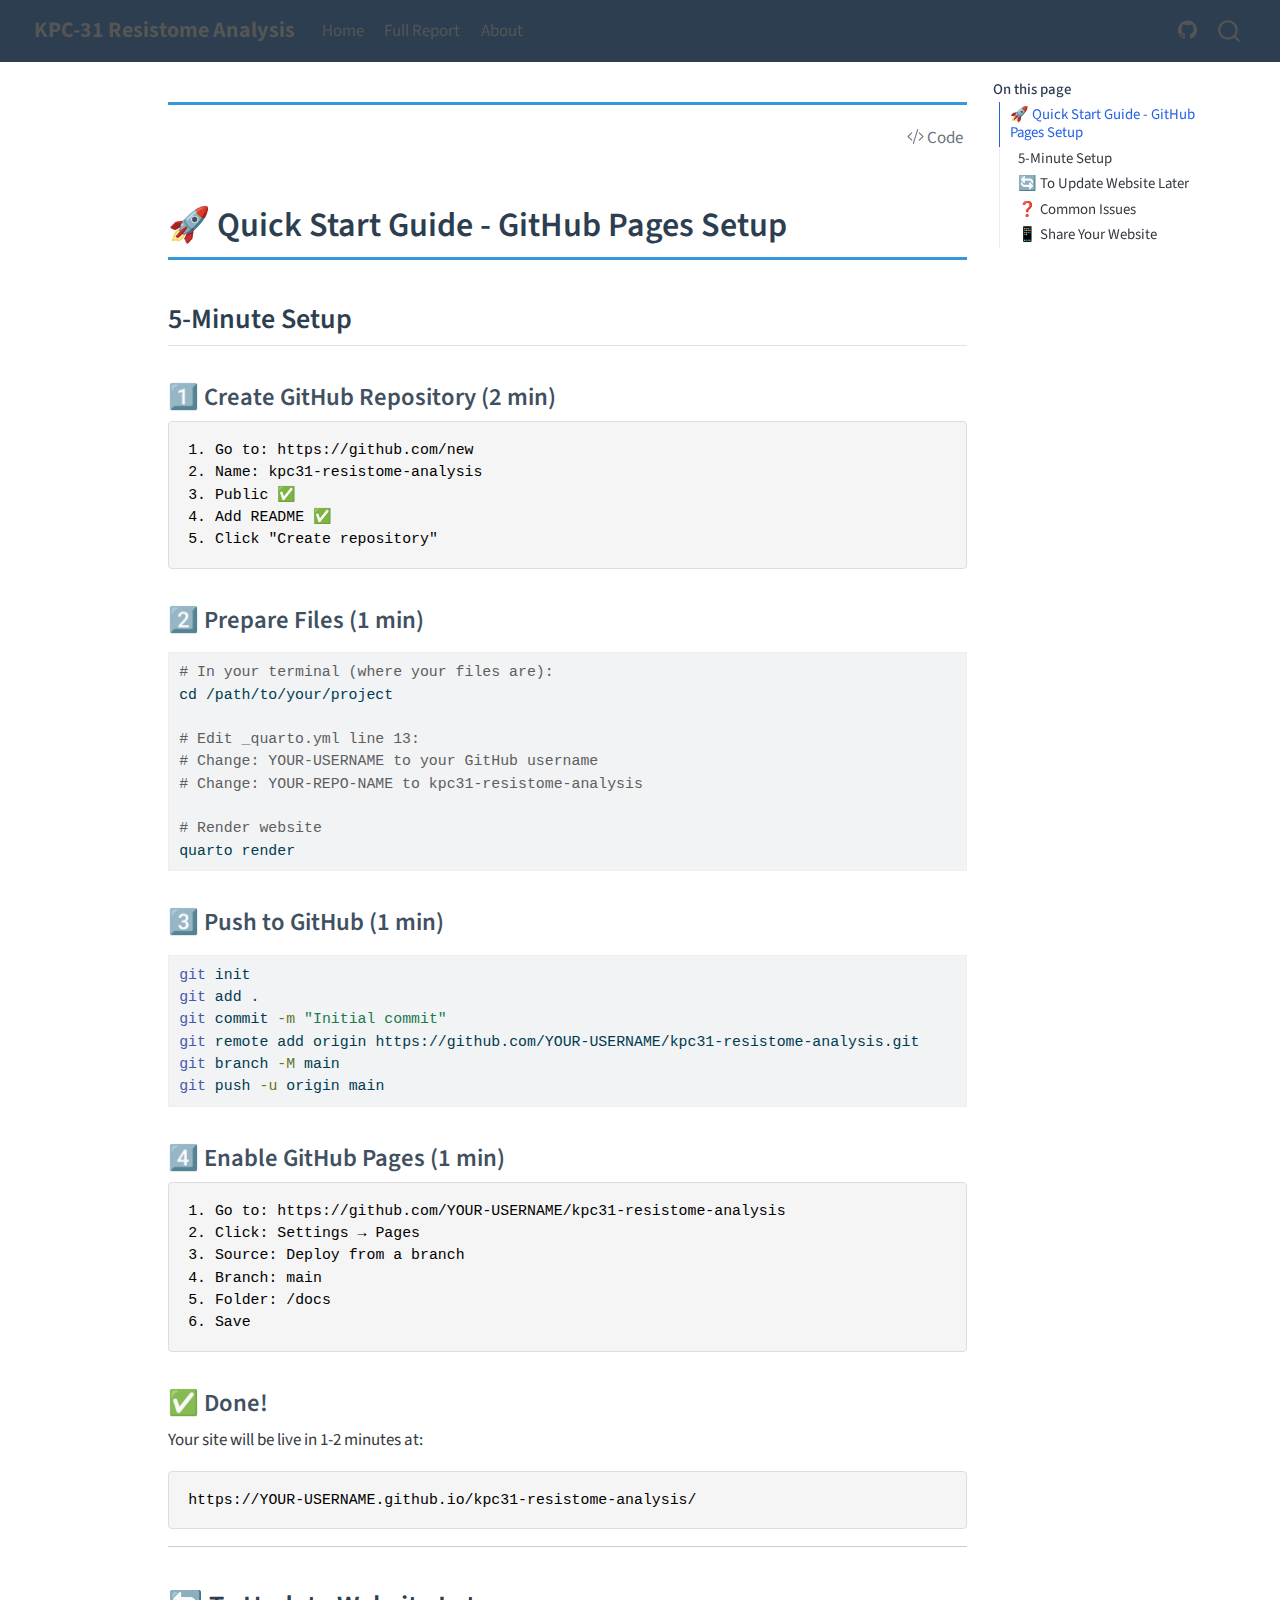
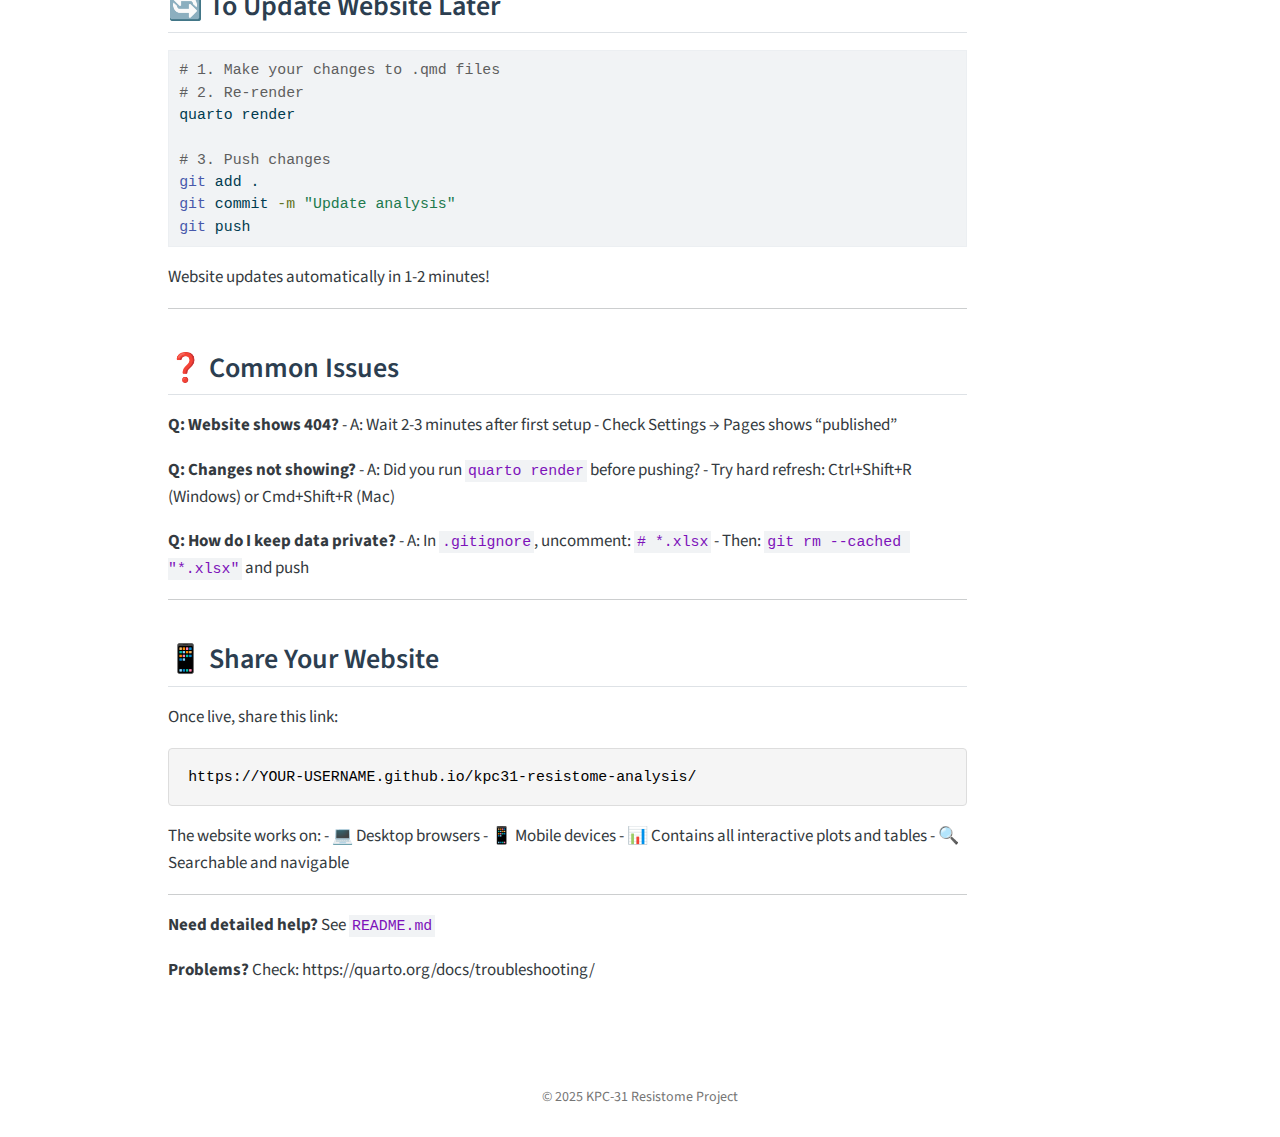
<file: QUICKSTART.html>
<!DOCTYPE html>
<html xmlns="http://www.w3.org/1999/xhtml" lang="en" xml:lang="en"><head>

<meta charset="utf-8">
<meta name="generator" content="quarto-1.8.24">

<meta name="viewport" content="width=device-width, initial-scale=1.0, user-scalable=yes">


<title>quickstart – KPC-31 Resistome Analysis</title>
<style>
code{white-space: pre-wrap;}
span.smallcaps{font-variant: small-caps;}
div.columns{display: flex; gap: min(4vw, 1.5em);}
div.column{flex: auto; overflow-x: auto;}
div.hanging-indent{margin-left: 1.5em; text-indent: -1.5em;}
ul.task-list{list-style: none;}
ul.task-list li input[type="checkbox"] {
  width: 0.8em;
  margin: 0 0.8em 0.2em -1em; /* quarto-specific, see https://github.com/quarto-dev/quarto-cli/issues/4556 */ 
  vertical-align: middle;
}
/* CSS for syntax highlighting */
html { -webkit-text-size-adjust: 100%; }
pre > code.sourceCode { white-space: pre; position: relative; }
pre > code.sourceCode > span { display: inline-block; line-height: 1.25; }
pre > code.sourceCode > span:empty { height: 1.2em; }
.sourceCode { overflow: visible; }
code.sourceCode > span { color: inherit; text-decoration: inherit; }
div.sourceCode { margin: 1em 0; }
pre.sourceCode { margin: 0; }
@media screen {
div.sourceCode { overflow: auto; }
}
@media print {
pre > code.sourceCode { white-space: pre-wrap; }
pre > code.sourceCode > span { text-indent: -5em; padding-left: 5em; }
}
pre.numberSource code
  { counter-reset: source-line 0; }
pre.numberSource code > span
  { position: relative; left: -4em; counter-increment: source-line; }
pre.numberSource code > span > a:first-child::before
  { content: counter(source-line);
    position: relative; left: -1em; text-align: right; vertical-align: baseline;
    border: none; display: inline-block;
    -webkit-touch-callout: none; -webkit-user-select: none;
    -khtml-user-select: none; -moz-user-select: none;
    -ms-user-select: none; user-select: none;
    padding: 0 4px; width: 4em;
  }
pre.numberSource { margin-left: 3em;  padding-left: 4px; }
div.sourceCode
  {   }
@media screen {
pre > code.sourceCode > span > a:first-child::before { text-decoration: underline; }
}
</style>


<script src="site_libs/quarto-nav/quarto-nav.js"></script>
<script src="site_libs/quarto-nav/headroom.min.js"></script>
<script src="site_libs/clipboard/clipboard.min.js"></script>
<script src="site_libs/quarto-search/autocomplete.umd.js"></script>
<script src="site_libs/quarto-search/fuse.min.js"></script>
<script src="site_libs/quarto-search/quarto-search.js"></script>
<meta name="quarto:offset" content="./">
<script src="site_libs/quarto-html/quarto.js" type="module"></script>
<script src="site_libs/quarto-html/tabsets/tabsets.js" type="module"></script>
<script src="site_libs/quarto-html/axe/axe-check.js" type="module"></script>
<script src="site_libs/quarto-html/popper.min.js"></script>
<script src="site_libs/quarto-html/tippy.umd.min.js"></script>
<script src="site_libs/quarto-html/anchor.min.js"></script>
<link href="site_libs/quarto-html/tippy.css" rel="stylesheet">
<link href="site_libs/quarto-html/quarto-syntax-highlighting-dc55a5b9e770e841cd82e46aadbfb9b0.css" rel="stylesheet" id="quarto-text-highlighting-styles">
<script src="site_libs/bootstrap/bootstrap.min.js"></script>
<link href="site_libs/bootstrap/bootstrap-icons.css" rel="stylesheet">
<link href="site_libs/bootstrap/bootstrap-5b4ad623e5705c0698d39aec6f10cf02.min.css" rel="stylesheet" append-hash="true" id="quarto-bootstrap" data-mode="light">
<script id="quarto-search-options" type="application/json">{
  "location": "navbar",
  "copy-button": false,
  "collapse-after": 3,
  "panel-placement": "end",
  "type": "overlay",
  "limit": 50,
  "keyboard-shortcut": [
    "f",
    "/",
    "s"
  ],
  "show-item-context": false,
  "language": {
    "search-no-results-text": "No results",
    "search-matching-documents-text": "matching documents",
    "search-copy-link-title": "Copy link to search",
    "search-hide-matches-text": "Hide additional matches",
    "search-more-match-text": "more match in this document",
    "search-more-matches-text": "more matches in this document",
    "search-clear-button-title": "Clear",
    "search-text-placeholder": "",
    "search-detached-cancel-button-title": "Cancel",
    "search-submit-button-title": "Submit",
    "search-label": "Search"
  }
}</script>


<link rel="stylesheet" href="styles.css">
</head>

<body class="nav-fixed quarto-light">

<div id="quarto-search-results"></div>
  <header id="quarto-header" class="headroom fixed-top">
    <nav class="navbar navbar-expand-lg " data-bs-theme="dark">
      <div class="navbar-container container-fluid">
      <div class="navbar-brand-container mx-auto">
    <a href="./index.html" class="navbar-brand navbar-brand-logo">
    </a>
    <a class="navbar-brand" href="./index.html">
    <span class="navbar-title">KPC-31 Resistome Analysis</span>
    </a>
  </div>
            <div id="quarto-search" class="" title="Search"></div>
          <button class="navbar-toggler" type="button" data-bs-toggle="collapse" data-bs-target="#navbarCollapse" aria-controls="navbarCollapse" role="menu" aria-expanded="false" aria-label="Toggle navigation" onclick="if (window.quartoToggleHeadroom) { window.quartoToggleHeadroom(); }">
  <span class="navbar-toggler-icon"></span>
</button>
          <div class="collapse navbar-collapse" id="navbarCollapse">
            <ul class="navbar-nav navbar-nav-scroll me-auto">
  <li class="nav-item">
    <a class="nav-link" href="./index.html"> 
<span class="menu-text">Home</span></a>
  </li>  
  <li class="nav-item">
    <a class="nav-link" href="./resistome_analysis_report.html"> 
<span class="menu-text">Full Report</span></a>
  </li>  
  <li class="nav-item">
    <a class="nav-link" href="./about.html"> 
<span class="menu-text">About</span></a>
  </li>  
</ul>
            <ul class="navbar-nav navbar-nav-scroll ms-auto">
  <li class="nav-item compact">
    <a class="nav-link" href="https://github.com/YOUR-USERNAME/YOUR-REPO-NAME"> <i class="bi bi-github" role="img">
</i> 
<span class="menu-text"></span></a>
  </li>  
</ul>
          </div> <!-- /navcollapse -->
            <div class="quarto-navbar-tools">
</div>
      </div> <!-- /container-fluid -->
    </nav>
</header>
<!-- content -->
<div id="quarto-content" class="quarto-container page-columns page-rows-contents page-layout-article page-navbar">
<!-- sidebar -->
<!-- margin-sidebar -->
    <div id="quarto-margin-sidebar" class="sidebar margin-sidebar">
        <nav id="TOC" role="doc-toc" class="toc-active">
    <h2 id="toc-title">On this page</h2>
   
  <ul>
  <li><a href="#quick-start-guide---github-pages-setup" id="toc-quick-start-guide---github-pages-setup" class="nav-link active" data-scroll-target="#quick-start-guide---github-pages-setup">🚀 Quick Start Guide - GitHub Pages Setup</a>
  <ul class="collapse">
  <li><a href="#minute-setup" id="toc-minute-setup" class="nav-link" data-scroll-target="#minute-setup">5-Minute Setup</a>
  <ul class="collapse">
  <li><a href="#create-github-repository-2-min" id="toc-create-github-repository-2-min" class="nav-link" data-scroll-target="#create-github-repository-2-min">1️⃣ Create GitHub Repository (2 min)</a></li>
  <li><a href="#prepare-files-1-min" id="toc-prepare-files-1-min" class="nav-link" data-scroll-target="#prepare-files-1-min">2️⃣ Prepare Files (1 min)</a></li>
  <li><a href="#push-to-github-1-min" id="toc-push-to-github-1-min" class="nav-link" data-scroll-target="#push-to-github-1-min">3️⃣ Push to GitHub (1 min)</a></li>
  <li><a href="#enable-github-pages-1-min" id="toc-enable-github-pages-1-min" class="nav-link" data-scroll-target="#enable-github-pages-1-min">4️⃣ Enable GitHub Pages (1 min)</a></li>
  <li><a href="#done" id="toc-done" class="nav-link" data-scroll-target="#done">✅ Done!</a></li>
  </ul></li>
  <li><a href="#to-update-website-later" id="toc-to-update-website-later" class="nav-link" data-scroll-target="#to-update-website-later">🔄 To Update Website Later</a></li>
  <li><a href="#common-issues" id="toc-common-issues" class="nav-link" data-scroll-target="#common-issues">❓ Common Issues</a></li>
  <li><a href="#share-your-website" id="toc-share-your-website" class="nav-link" data-scroll-target="#share-your-website">📱 Share Your Website</a></li>
  </ul></li>
  </ul>
</nav>
    </div>
<!-- main -->
<main class="content" id="quarto-document-content"><header id="title-block-header" class="quarto-title-block"><h1 class="title display-7"></h1></header><div class="quarto-title-block"><div class="quarto-title-tools-only"><button type="button" class="btn code-tools-button" id="quarto-code-tools-source"><i class="bi"></i> Code</button></div></div>




<section id="quick-start-guide---github-pages-setup" class="level1">
<h1>🚀 Quick Start Guide - GitHub Pages Setup</h1>
<section id="minute-setup" class="level2">
<h2 class="anchored" data-anchor-id="minute-setup">5-Minute Setup</h2>
<section id="create-github-repository-2-min" class="level3">
<h3 class="anchored" data-anchor-id="create-github-repository-2-min">1️⃣ Create GitHub Repository (2 min)</h3>
<pre><code>1. Go to: https://github.com/new
2. Name: kpc31-resistome-analysis
3. Public ✅
4. Add README ✅
5. Click "Create repository"</code></pre>
</section>
<section id="prepare-files-1-min" class="level3">
<h3 class="anchored" data-anchor-id="prepare-files-1-min">2️⃣ Prepare Files (1 min)</h3>
<div class="code-copy-outer-scaffold"><div class="sourceCode" id="cb2"><pre class="sourceCode bash code-with-copy"><code class="sourceCode bash"><span id="cb2-1"><a href="#cb2-1" aria-hidden="true" tabindex="-1"></a><span class="co"># In your terminal (where your files are):</span></span>
<span id="cb2-2"><a href="#cb2-2" aria-hidden="true" tabindex="-1"></a><span class="bu">cd</span> /path/to/your/project</span>
<span id="cb2-3"><a href="#cb2-3" aria-hidden="true" tabindex="-1"></a></span>
<span id="cb2-4"><a href="#cb2-4" aria-hidden="true" tabindex="-1"></a><span class="co"># Edit _quarto.yml line 13:</span></span>
<span id="cb2-5"><a href="#cb2-5" aria-hidden="true" tabindex="-1"></a><span class="co"># Change: YOUR-USERNAME to your GitHub username</span></span>
<span id="cb2-6"><a href="#cb2-6" aria-hidden="true" tabindex="-1"></a><span class="co"># Change: YOUR-REPO-NAME to kpc31-resistome-analysis</span></span>
<span id="cb2-7"><a href="#cb2-7" aria-hidden="true" tabindex="-1"></a></span>
<span id="cb2-8"><a href="#cb2-8" aria-hidden="true" tabindex="-1"></a><span class="co"># Render website</span></span>
<span id="cb2-9"><a href="#cb2-9" aria-hidden="true" tabindex="-1"></a><span class="ex">quarto</span> render</span></code></pre></div><button title="Copy to Clipboard" class="code-copy-button"><i class="bi"></i></button></div>
</section>
<section id="push-to-github-1-min" class="level3">
<h3 class="anchored" data-anchor-id="push-to-github-1-min">3️⃣ Push to GitHub (1 min)</h3>
<div class="code-copy-outer-scaffold"><div class="sourceCode" id="cb3"><pre class="sourceCode bash code-with-copy"><code class="sourceCode bash"><span id="cb3-1"><a href="#cb3-1" aria-hidden="true" tabindex="-1"></a><span class="fu">git</span> init</span>
<span id="cb3-2"><a href="#cb3-2" aria-hidden="true" tabindex="-1"></a><span class="fu">git</span> add .</span>
<span id="cb3-3"><a href="#cb3-3" aria-hidden="true" tabindex="-1"></a><span class="fu">git</span> commit <span class="at">-m</span> <span class="st">"Initial commit"</span></span>
<span id="cb3-4"><a href="#cb3-4" aria-hidden="true" tabindex="-1"></a><span class="fu">git</span> remote add origin https://github.com/YOUR-USERNAME/kpc31-resistome-analysis.git</span>
<span id="cb3-5"><a href="#cb3-5" aria-hidden="true" tabindex="-1"></a><span class="fu">git</span> branch <span class="at">-M</span> main</span>
<span id="cb3-6"><a href="#cb3-6" aria-hidden="true" tabindex="-1"></a><span class="fu">git</span> push <span class="at">-u</span> origin main</span></code></pre></div><button title="Copy to Clipboard" class="code-copy-button"><i class="bi"></i></button></div>
</section>
<section id="enable-github-pages-1-min" class="level3">
<h3 class="anchored" data-anchor-id="enable-github-pages-1-min">4️⃣ Enable GitHub Pages (1 min)</h3>
<pre><code>1. Go to: https://github.com/YOUR-USERNAME/kpc31-resistome-analysis
2. Click: Settings → Pages
3. Source: Deploy from a branch
4. Branch: main
5. Folder: /docs
6. Save</code></pre>
</section>
<section id="done" class="level3">
<h3 class="anchored" data-anchor-id="done">✅ Done!</h3>
<p>Your site will be live in 1-2 minutes at:</p>
<pre><code>https://YOUR-USERNAME.github.io/kpc31-resistome-analysis/</code></pre>
<hr>
</section>
</section>
<section id="to-update-website-later" class="level2">
<h2 class="anchored" data-anchor-id="to-update-website-later">🔄 To Update Website Later</h2>
<div class="code-copy-outer-scaffold"><div class="sourceCode" id="cb6"><pre class="sourceCode bash code-with-copy"><code class="sourceCode bash"><span id="cb6-1"><a href="#cb6-1" aria-hidden="true" tabindex="-1"></a><span class="co"># 1. Make your changes to .qmd files</span></span>
<span id="cb6-2"><a href="#cb6-2" aria-hidden="true" tabindex="-1"></a><span class="co"># 2. Re-render</span></span>
<span id="cb6-3"><a href="#cb6-3" aria-hidden="true" tabindex="-1"></a><span class="ex">quarto</span> render</span>
<span id="cb6-4"><a href="#cb6-4" aria-hidden="true" tabindex="-1"></a></span>
<span id="cb6-5"><a href="#cb6-5" aria-hidden="true" tabindex="-1"></a><span class="co"># 3. Push changes</span></span>
<span id="cb6-6"><a href="#cb6-6" aria-hidden="true" tabindex="-1"></a><span class="fu">git</span> add .</span>
<span id="cb6-7"><a href="#cb6-7" aria-hidden="true" tabindex="-1"></a><span class="fu">git</span> commit <span class="at">-m</span> <span class="st">"Update analysis"</span></span>
<span id="cb6-8"><a href="#cb6-8" aria-hidden="true" tabindex="-1"></a><span class="fu">git</span> push</span></code></pre></div><button title="Copy to Clipboard" class="code-copy-button"><i class="bi"></i></button></div>
<p>Website updates automatically in 1-2 minutes!</p>
<hr>
</section>
<section id="common-issues" class="level2">
<h2 class="anchored" data-anchor-id="common-issues">❓ Common Issues</h2>
<p><strong>Q: Website shows 404?</strong> - A: Wait 2-3 minutes after first setup - Check Settings → Pages shows “published”</p>
<p><strong>Q: Changes not showing?</strong> - A: Did you run <code>quarto render</code> before pushing? - Try hard refresh: Ctrl+Shift+R (Windows) or Cmd+Shift+R (Mac)</p>
<p><strong>Q: How do I keep data private?</strong> - A: In <code>.gitignore</code>, uncomment: <code># *.xlsx</code> - Then: <code>git rm --cached "*.xlsx"</code> and push</p>
<hr>
</section>
<section id="share-your-website" class="level2">
<h2 class="anchored" data-anchor-id="share-your-website">📱 Share Your Website</h2>
<p>Once live, share this link:</p>
<pre><code>https://YOUR-USERNAME.github.io/kpc31-resistome-analysis/</code></pre>
<p>The website works on: - 💻 Desktop browsers - 📱 Mobile devices - 📊 Contains all interactive plots and tables - 🔍 Searchable and navigable</p>
<hr>
<p><strong>Need detailed help?</strong> See <code>README.md</code></p>
<p><strong>Problems?</strong> Check: https://quarto.org/docs/troubleshooting/</p>


<!-- -->

</section>
</section>

</main> <!-- /main -->
<script id="quarto-html-after-body" type="application/javascript">
  window.document.addEventListener("DOMContentLoaded", function (event) {
    const icon = "";
    const anchorJS = new window.AnchorJS();
    anchorJS.options = {
      placement: 'right',
      icon: icon
    };
    anchorJS.add('.anchored');
    const isCodeAnnotation = (el) => {
      for (const clz of el.classList) {
        if (clz.startsWith('code-annotation-')) {                     
          return true;
        }
      }
      return false;
    }
    const onCopySuccess = function(e) {
      // button target
      const button = e.trigger;
      // don't keep focus
      button.blur();
      // flash "checked"
      button.classList.add('code-copy-button-checked');
      var currentTitle = button.getAttribute("title");
      button.setAttribute("title", "Copied!");
      let tooltip;
      if (window.bootstrap) {
        button.setAttribute("data-bs-toggle", "tooltip");
        button.setAttribute("data-bs-placement", "left");
        button.setAttribute("data-bs-title", "Copied!");
        tooltip = new bootstrap.Tooltip(button, 
          { trigger: "manual", 
            customClass: "code-copy-button-tooltip",
            offset: [0, -8]});
        tooltip.show();    
      }
      setTimeout(function() {
        if (tooltip) {
          tooltip.hide();
          button.removeAttribute("data-bs-title");
          button.removeAttribute("data-bs-toggle");
          button.removeAttribute("data-bs-placement");
        }
        button.setAttribute("title", currentTitle);
        button.classList.remove('code-copy-button-checked');
      }, 1000);
      // clear code selection
      e.clearSelection();
    }
    const getTextToCopy = function(trigger) {
      const outerScaffold = trigger.parentElement.cloneNode(true);
      const codeEl = outerScaffold.querySelector('code');
      for (const childEl of codeEl.children) {
        if (isCodeAnnotation(childEl)) {
          childEl.remove();
        }
      }
      return codeEl.innerText;
    }
    const clipboard = new window.ClipboardJS('.code-copy-button:not([data-in-quarto-modal])', {
      text: getTextToCopy
    });
    clipboard.on('success', onCopySuccess);
    if (window.document.getElementById('quarto-embedded-source-code-modal')) {
      const clipboardModal = new window.ClipboardJS('.code-copy-button[data-in-quarto-modal]', {
        text: getTextToCopy,
        container: window.document.getElementById('quarto-embedded-source-code-modal')
      });
      clipboardModal.on('success', onCopySuccess);
    }
    const viewSource = window.document.getElementById('quarto-view-source') ||
                       window.document.getElementById('quarto-code-tools-source');
    if (viewSource) {
      const sourceUrl = viewSource.getAttribute("data-quarto-source-url");
      viewSource.addEventListener("click", function(e) {
        if (sourceUrl) {
          // rstudio viewer pane
          if (/\bcapabilities=\b/.test(window.location)) {
            window.open(sourceUrl);
          } else {
            window.location.href = sourceUrl;
          }
        } else {
          const modal = new bootstrap.Modal(document.getElementById('quarto-embedded-source-code-modal'));
          modal.show();
        }
        return false;
      });
    }
    function toggleCodeHandler(show) {
      return function(e) {
        const detailsSrc = window.document.querySelectorAll(".cell > details > .sourceCode");
        for (let i=0; i<detailsSrc.length; i++) {
          const details = detailsSrc[i].parentElement;
          if (show) {
            details.open = true;
          } else {
            details.removeAttribute("open");
          }
        }
        const cellCodeDivs = window.document.querySelectorAll(".cell > .sourceCode");
        const fromCls = show ? "hidden" : "unhidden";
        const toCls = show ? "unhidden" : "hidden";
        for (let i=0; i<cellCodeDivs.length; i++) {
          const codeDiv = cellCodeDivs[i];
          if (codeDiv.classList.contains(fromCls)) {
            codeDiv.classList.remove(fromCls);
            codeDiv.classList.add(toCls);
          } 
        }
        return false;
      }
    }
    const hideAllCode = window.document.getElementById("quarto-hide-all-code");
    if (hideAllCode) {
      hideAllCode.addEventListener("click", toggleCodeHandler(false));
    }
    const showAllCode = window.document.getElementById("quarto-show-all-code");
    if (showAllCode) {
      showAllCode.addEventListener("click", toggleCodeHandler(true));
    }
      var localhostRegex = new RegExp(/^(?:http|https):\/\/localhost\:?[0-9]*\//);
      var mailtoRegex = new RegExp(/^mailto:/);
        var filterRegex = new RegExp('/' + window.location.host + '/');
      var isInternal = (href) => {
          return filterRegex.test(href) || localhostRegex.test(href) || mailtoRegex.test(href);
      }
      // Inspect non-navigation links and adorn them if external
     var links = window.document.querySelectorAll('a[href]:not(.nav-link):not(.navbar-brand):not(.toc-action):not(.sidebar-link):not(.sidebar-item-toggle):not(.pagination-link):not(.no-external):not([aria-hidden]):not(.dropdown-item):not(.quarto-navigation-tool):not(.about-link)');
      for (var i=0; i<links.length; i++) {
        const link = links[i];
        if (!isInternal(link.href)) {
          // undo the damage that might have been done by quarto-nav.js in the case of
          // links that we want to consider external
          if (link.dataset.originalHref !== undefined) {
            link.href = link.dataset.originalHref;
          }
        }
      }
    function tippyHover(el, contentFn, onTriggerFn, onUntriggerFn) {
      const config = {
        allowHTML: true,
        maxWidth: 500,
        delay: 100,
        arrow: false,
        appendTo: function(el) {
            return el.parentElement;
        },
        interactive: true,
        interactiveBorder: 10,
        theme: 'quarto',
        placement: 'bottom-start',
      };
      if (contentFn) {
        config.content = contentFn;
      }
      if (onTriggerFn) {
        config.onTrigger = onTriggerFn;
      }
      if (onUntriggerFn) {
        config.onUntrigger = onUntriggerFn;
      }
      window.tippy(el, config); 
    }
    const noterefs = window.document.querySelectorAll('a[role="doc-noteref"]');
    for (var i=0; i<noterefs.length; i++) {
      const ref = noterefs[i];
      tippyHover(ref, function() {
        // use id or data attribute instead here
        let href = ref.getAttribute('data-footnote-href') || ref.getAttribute('href');
        try { href = new URL(href).hash; } catch {}
        const id = href.replace(/^#\/?/, "");
        const note = window.document.getElementById(id);
        if (note) {
          return note.innerHTML;
        } else {
          return "";
        }
      });
    }
    const xrefs = window.document.querySelectorAll('a.quarto-xref');
    const processXRef = (id, note) => {
      // Strip column container classes
      const stripColumnClz = (el) => {
        el.classList.remove("page-full", "page-columns");
        if (el.children) {
          for (const child of el.children) {
            stripColumnClz(child);
          }
        }
      }
      stripColumnClz(note)
      if (id === null || id.startsWith('sec-')) {
        // Special case sections, only their first couple elements
        const container = document.createElement("div");
        if (note.children && note.children.length > 2) {
          container.appendChild(note.children[0].cloneNode(true));
          for (let i = 1; i < note.children.length; i++) {
            const child = note.children[i];
            if (child.tagName === "P" && child.innerText === "") {
              continue;
            } else {
              container.appendChild(child.cloneNode(true));
              break;
            }
          }
          if (window.Quarto?.typesetMath) {
            window.Quarto.typesetMath(container);
          }
          return container.innerHTML
        } else {
          if (window.Quarto?.typesetMath) {
            window.Quarto.typesetMath(note);
          }
          return note.innerHTML;
        }
      } else {
        // Remove any anchor links if they are present
        const anchorLink = note.querySelector('a.anchorjs-link');
        if (anchorLink) {
          anchorLink.remove();
        }
        if (window.Quarto?.typesetMath) {
          window.Quarto.typesetMath(note);
        }
        if (note.classList.contains("callout")) {
          return note.outerHTML;
        } else {
          return note.innerHTML;
        }
      }
    }
    for (var i=0; i<xrefs.length; i++) {
      const xref = xrefs[i];
      tippyHover(xref, undefined, function(instance) {
        instance.disable();
        let url = xref.getAttribute('href');
        let hash = undefined; 
        if (url.startsWith('#')) {
          hash = url;
        } else {
          try { hash = new URL(url).hash; } catch {}
        }
        if (hash) {
          const id = hash.replace(/^#\/?/, "");
          const note = window.document.getElementById(id);
          if (note !== null) {
            try {
              const html = processXRef(id, note.cloneNode(true));
              instance.setContent(html);
            } finally {
              instance.enable();
              instance.show();
            }
          } else {
            // See if we can fetch this
            fetch(url.split('#')[0])
            .then(res => res.text())
            .then(html => {
              const parser = new DOMParser();
              const htmlDoc = parser.parseFromString(html, "text/html");
              const note = htmlDoc.getElementById(id);
              if (note !== null) {
                const html = processXRef(id, note);
                instance.setContent(html);
              } 
            }).finally(() => {
              instance.enable();
              instance.show();
            });
          }
        } else {
          // See if we can fetch a full url (with no hash to target)
          // This is a special case and we should probably do some content thinning / targeting
          fetch(url)
          .then(res => res.text())
          .then(html => {
            const parser = new DOMParser();
            const htmlDoc = parser.parseFromString(html, "text/html");
            const note = htmlDoc.querySelector('main.content');
            if (note !== null) {
              // This should only happen for chapter cross references
              // (since there is no id in the URL)
              // remove the first header
              if (note.children.length > 0 && note.children[0].tagName === "HEADER") {
                note.children[0].remove();
              }
              const html = processXRef(null, note);
              instance.setContent(html);
            } 
          }).finally(() => {
            instance.enable();
            instance.show();
          });
        }
      }, function(instance) {
      });
    }
        let selectedAnnoteEl;
        const selectorForAnnotation = ( cell, annotation) => {
          let cellAttr = 'data-code-cell="' + cell + '"';
          let lineAttr = 'data-code-annotation="' +  annotation + '"';
          const selector = 'span[' + cellAttr + '][' + lineAttr + ']';
          return selector;
        }
        const selectCodeLines = (annoteEl) => {
          const doc = window.document;
          const targetCell = annoteEl.getAttribute("data-target-cell");
          const targetAnnotation = annoteEl.getAttribute("data-target-annotation");
          const annoteSpan = window.document.querySelector(selectorForAnnotation(targetCell, targetAnnotation));
          const lines = annoteSpan.getAttribute("data-code-lines").split(",");
          const lineIds = lines.map((line) => {
            return targetCell + "-" + line;
          })
          let top = null;
          let height = null;
          let parent = null;
          if (lineIds.length > 0) {
              //compute the position of the single el (top and bottom and make a div)
              const el = window.document.getElementById(lineIds[0]);
              top = el.offsetTop;
              height = el.offsetHeight;
              parent = el.parentElement.parentElement;
            if (lineIds.length > 1) {
              const lastEl = window.document.getElementById(lineIds[lineIds.length - 1]);
              const bottom = lastEl.offsetTop + lastEl.offsetHeight;
              height = bottom - top;
            }
            if (top !== null && height !== null && parent !== null) {
              // cook up a div (if necessary) and position it 
              let div = window.document.getElementById("code-annotation-line-highlight");
              if (div === null) {
                div = window.document.createElement("div");
                div.setAttribute("id", "code-annotation-line-highlight");
                div.style.position = 'absolute';
                parent.appendChild(div);
              }
              div.style.top = top - 2 + "px";
              div.style.height = height + 4 + "px";
              div.style.left = 0;
              let gutterDiv = window.document.getElementById("code-annotation-line-highlight-gutter");
              if (gutterDiv === null) {
                gutterDiv = window.document.createElement("div");
                gutterDiv.setAttribute("id", "code-annotation-line-highlight-gutter");
                gutterDiv.style.position = 'absolute';
                const codeCell = window.document.getElementById(targetCell);
                const gutter = codeCell.querySelector('.code-annotation-gutter');
                gutter.appendChild(gutterDiv);
              }
              gutterDiv.style.top = top - 2 + "px";
              gutterDiv.style.height = height + 4 + "px";
            }
            selectedAnnoteEl = annoteEl;
          }
        };
        const unselectCodeLines = () => {
          const elementsIds = ["code-annotation-line-highlight", "code-annotation-line-highlight-gutter"];
          elementsIds.forEach((elId) => {
            const div = window.document.getElementById(elId);
            if (div) {
              div.remove();
            }
          });
          selectedAnnoteEl = undefined;
        };
          // Handle positioning of the toggle
      window.addEventListener(
        "resize",
        throttle(() => {
          elRect = undefined;
          if (selectedAnnoteEl) {
            selectCodeLines(selectedAnnoteEl);
          }
        }, 10)
      );
      function throttle(fn, ms) {
      let throttle = false;
      let timer;
        return (...args) => {
          if(!throttle) { // first call gets through
              fn.apply(this, args);
              throttle = true;
          } else { // all the others get throttled
              if(timer) clearTimeout(timer); // cancel #2
              timer = setTimeout(() => {
                fn.apply(this, args);
                timer = throttle = false;
              }, ms);
          }
        };
      }
        // Attach click handler to the DT
        const annoteDls = window.document.querySelectorAll('dt[data-target-cell]');
        for (const annoteDlNode of annoteDls) {
          annoteDlNode.addEventListener('click', (event) => {
            const clickedEl = event.target;
            if (clickedEl !== selectedAnnoteEl) {
              unselectCodeLines();
              const activeEl = window.document.querySelector('dt[data-target-cell].code-annotation-active');
              if (activeEl) {
                activeEl.classList.remove('code-annotation-active');
              }
              selectCodeLines(clickedEl);
              clickedEl.classList.add('code-annotation-active');
            } else {
              // Unselect the line
              unselectCodeLines();
              clickedEl.classList.remove('code-annotation-active');
            }
          });
        }
    const findCites = (el) => {
      const parentEl = el.parentElement;
      if (parentEl) {
        const cites = parentEl.dataset.cites;
        if (cites) {
          return {
            el,
            cites: cites.split(' ')
          };
        } else {
          return findCites(el.parentElement)
        }
      } else {
        return undefined;
      }
    };
    var bibliorefs = window.document.querySelectorAll('a[role="doc-biblioref"]');
    for (var i=0; i<bibliorefs.length; i++) {
      const ref = bibliorefs[i];
      const citeInfo = findCites(ref);
      if (citeInfo) {
        tippyHover(citeInfo.el, function() {
          var popup = window.document.createElement('div');
          citeInfo.cites.forEach(function(cite) {
            var citeDiv = window.document.createElement('div');
            citeDiv.classList.add('hanging-indent');
            citeDiv.classList.add('csl-entry');
            var biblioDiv = window.document.getElementById('ref-' + cite);
            if (biblioDiv) {
              citeDiv.innerHTML = biblioDiv.innerHTML;
            }
            popup.appendChild(citeDiv);
          });
          return popup.innerHTML;
        });
      }
    }
  });
  </script><div class="modal fade" id="quarto-embedded-source-code-modal" tabindex="-1" aria-labelledby="quarto-embedded-source-code-modal-label" aria-hidden="true"><div class="modal-dialog modal-dialog-scrollable"><div class="modal-content"><div class="modal-header"><h5 class="modal-title" id="quarto-embedded-source-code-modal-label">Source Code</h5><button class="btn-close" data-bs-dismiss="modal"></button></div><div class="modal-body"><div class="">
<div class="code-copy-outer-scaffold"><div class="sourceCode" id="cb8" data-shortcodes="false"><pre class="sourceCode markdown code-with-copy"><code class="sourceCode markdown"><span id="cb8-1"><a href="#cb8-1" aria-hidden="true" tabindex="-1"></a><span class="fu"># 🚀 Quick Start Guide - GitHub Pages Setup</span></span>
<span id="cb8-2"><a href="#cb8-2" aria-hidden="true" tabindex="-1"></a></span>
<span id="cb8-3"><a href="#cb8-3" aria-hidden="true" tabindex="-1"></a><span class="fu">## 5-Minute Setup</span></span>
<span id="cb8-4"><a href="#cb8-4" aria-hidden="true" tabindex="-1"></a></span>
<span id="cb8-5"><a href="#cb8-5" aria-hidden="true" tabindex="-1"></a><span class="fu">### 1️⃣ Create GitHub Repository (2 min)</span></span>
<span id="cb8-6"><a href="#cb8-6" aria-hidden="true" tabindex="-1"></a><span class="in">```</span></span>
<span id="cb8-7"><a href="#cb8-7" aria-hidden="true" tabindex="-1"></a><span class="in">1. Go to: https://github.com/new</span></span>
<span id="cb8-8"><a href="#cb8-8" aria-hidden="true" tabindex="-1"></a><span class="in">2. Name: kpc31-resistome-analysis</span></span>
<span id="cb8-9"><a href="#cb8-9" aria-hidden="true" tabindex="-1"></a><span class="in">3. Public ✅</span></span>
<span id="cb8-10"><a href="#cb8-10" aria-hidden="true" tabindex="-1"></a><span class="in">4. Add README ✅</span></span>
<span id="cb8-11"><a href="#cb8-11" aria-hidden="true" tabindex="-1"></a><span class="in">5. Click "Create repository"</span></span>
<span id="cb8-12"><a href="#cb8-12" aria-hidden="true" tabindex="-1"></a><span class="in">```</span></span>
<span id="cb8-13"><a href="#cb8-13" aria-hidden="true" tabindex="-1"></a></span>
<span id="cb8-14"><a href="#cb8-14" aria-hidden="true" tabindex="-1"></a><span class="fu">### 2️⃣ Prepare Files (1 min)</span></span>
<span id="cb8-15"><a href="#cb8-15" aria-hidden="true" tabindex="-1"></a><span class="in">```bash</span></span>
<span id="cb8-16"><a href="#cb8-16" aria-hidden="true" tabindex="-1"></a><span class="co"># In your terminal (where your files are):</span></span>
<span id="cb8-17"><a href="#cb8-17" aria-hidden="true" tabindex="-1"></a><span class="bu">cd</span> /path/to/your/project</span>
<span id="cb8-18"><a href="#cb8-18" aria-hidden="true" tabindex="-1"></a></span>
<span id="cb8-19"><a href="#cb8-19" aria-hidden="true" tabindex="-1"></a><span class="co"># Edit _quarto.yml line 13:</span></span>
<span id="cb8-20"><a href="#cb8-20" aria-hidden="true" tabindex="-1"></a><span class="co"># Change: YOUR-USERNAME to your GitHub username</span></span>
<span id="cb8-21"><a href="#cb8-21" aria-hidden="true" tabindex="-1"></a><span class="co"># Change: YOUR-REPO-NAME to kpc31-resistome-analysis</span></span>
<span id="cb8-22"><a href="#cb8-22" aria-hidden="true" tabindex="-1"></a></span>
<span id="cb8-23"><a href="#cb8-23" aria-hidden="true" tabindex="-1"></a><span class="co"># Render website</span></span>
<span id="cb8-24"><a href="#cb8-24" aria-hidden="true" tabindex="-1"></a><span class="ex">quarto</span> render</span>
<span id="cb8-25"><a href="#cb8-25" aria-hidden="true" tabindex="-1"></a><span class="in">```</span></span>
<span id="cb8-26"><a href="#cb8-26" aria-hidden="true" tabindex="-1"></a></span>
<span id="cb8-27"><a href="#cb8-27" aria-hidden="true" tabindex="-1"></a><span class="fu">### 3️⃣ Push to GitHub (1 min)</span></span>
<span id="cb8-28"><a href="#cb8-28" aria-hidden="true" tabindex="-1"></a><span class="in">```bash</span></span>
<span id="cb8-29"><a href="#cb8-29" aria-hidden="true" tabindex="-1"></a><span class="fu">git</span> init</span>
<span id="cb8-30"><a href="#cb8-30" aria-hidden="true" tabindex="-1"></a><span class="fu">git</span> add .</span>
<span id="cb8-31"><a href="#cb8-31" aria-hidden="true" tabindex="-1"></a><span class="fu">git</span> commit <span class="at">-m</span> <span class="st">"Initial commit"</span></span>
<span id="cb8-32"><a href="#cb8-32" aria-hidden="true" tabindex="-1"></a><span class="fu">git</span> remote add origin https://github.com/YOUR-USERNAME/kpc31-resistome-analysis.git</span>
<span id="cb8-33"><a href="#cb8-33" aria-hidden="true" tabindex="-1"></a><span class="fu">git</span> branch <span class="at">-M</span> main</span>
<span id="cb8-34"><a href="#cb8-34" aria-hidden="true" tabindex="-1"></a><span class="fu">git</span> push <span class="at">-u</span> origin main</span>
<span id="cb8-35"><a href="#cb8-35" aria-hidden="true" tabindex="-1"></a><span class="in">```</span></span>
<span id="cb8-36"><a href="#cb8-36" aria-hidden="true" tabindex="-1"></a></span>
<span id="cb8-37"><a href="#cb8-37" aria-hidden="true" tabindex="-1"></a><span class="fu">### 4️⃣ Enable GitHub Pages (1 min)</span></span>
<span id="cb8-38"><a href="#cb8-38" aria-hidden="true" tabindex="-1"></a><span class="in">```</span></span>
<span id="cb8-39"><a href="#cb8-39" aria-hidden="true" tabindex="-1"></a><span class="in">1. Go to: https://github.com/YOUR-USERNAME/kpc31-resistome-analysis</span></span>
<span id="cb8-40"><a href="#cb8-40" aria-hidden="true" tabindex="-1"></a><span class="in">2. Click: Settings → Pages</span></span>
<span id="cb8-41"><a href="#cb8-41" aria-hidden="true" tabindex="-1"></a><span class="in">3. Source: Deploy from a branch</span></span>
<span id="cb8-42"><a href="#cb8-42" aria-hidden="true" tabindex="-1"></a><span class="in">4. Branch: main</span></span>
<span id="cb8-43"><a href="#cb8-43" aria-hidden="true" tabindex="-1"></a><span class="in">5. Folder: /docs</span></span>
<span id="cb8-44"><a href="#cb8-44" aria-hidden="true" tabindex="-1"></a><span class="in">6. Save</span></span>
<span id="cb8-45"><a href="#cb8-45" aria-hidden="true" tabindex="-1"></a><span class="in">```</span></span>
<span id="cb8-46"><a href="#cb8-46" aria-hidden="true" tabindex="-1"></a></span>
<span id="cb8-47"><a href="#cb8-47" aria-hidden="true" tabindex="-1"></a><span class="fu">### ✅ Done!</span></span>
<span id="cb8-48"><a href="#cb8-48" aria-hidden="true" tabindex="-1"></a>Your site will be live in 1-2 minutes at:</span>
<span id="cb8-49"><a href="#cb8-49" aria-hidden="true" tabindex="-1"></a><span class="in">```</span></span>
<span id="cb8-50"><a href="#cb8-50" aria-hidden="true" tabindex="-1"></a><span class="in">https://YOUR-USERNAME.github.io/kpc31-resistome-analysis/</span></span>
<span id="cb8-51"><a href="#cb8-51" aria-hidden="true" tabindex="-1"></a><span class="in">```</span></span>
<span id="cb8-52"><a href="#cb8-52" aria-hidden="true" tabindex="-1"></a></span>
<span id="cb8-53"><a href="#cb8-53" aria-hidden="true" tabindex="-1"></a>---</span>
<span id="cb8-54"><a href="#cb8-54" aria-hidden="true" tabindex="-1"></a></span>
<span id="cb8-55"><a href="#cb8-55" aria-hidden="true" tabindex="-1"></a><span class="fu">## 🔄 To Update Website Later</span></span>
<span id="cb8-56"><a href="#cb8-56" aria-hidden="true" tabindex="-1"></a></span>
<span id="cb8-57"><a href="#cb8-57" aria-hidden="true" tabindex="-1"></a><span class="in">```bash</span></span>
<span id="cb8-58"><a href="#cb8-58" aria-hidden="true" tabindex="-1"></a><span class="co"># 1. Make your changes to .qmd files</span></span>
<span id="cb8-59"><a href="#cb8-59" aria-hidden="true" tabindex="-1"></a><span class="co"># 2. Re-render</span></span>
<span id="cb8-60"><a href="#cb8-60" aria-hidden="true" tabindex="-1"></a><span class="ex">quarto</span> render</span>
<span id="cb8-61"><a href="#cb8-61" aria-hidden="true" tabindex="-1"></a></span>
<span id="cb8-62"><a href="#cb8-62" aria-hidden="true" tabindex="-1"></a><span class="co"># 3. Push changes</span></span>
<span id="cb8-63"><a href="#cb8-63" aria-hidden="true" tabindex="-1"></a><span class="fu">git</span> add .</span>
<span id="cb8-64"><a href="#cb8-64" aria-hidden="true" tabindex="-1"></a><span class="fu">git</span> commit <span class="at">-m</span> <span class="st">"Update analysis"</span></span>
<span id="cb8-65"><a href="#cb8-65" aria-hidden="true" tabindex="-1"></a><span class="fu">git</span> push</span>
<span id="cb8-66"><a href="#cb8-66" aria-hidden="true" tabindex="-1"></a><span class="in">```</span></span>
<span id="cb8-67"><a href="#cb8-67" aria-hidden="true" tabindex="-1"></a></span>
<span id="cb8-68"><a href="#cb8-68" aria-hidden="true" tabindex="-1"></a>Website updates automatically in 1-2 minutes!</span>
<span id="cb8-69"><a href="#cb8-69" aria-hidden="true" tabindex="-1"></a></span>
<span id="cb8-70"><a href="#cb8-70" aria-hidden="true" tabindex="-1"></a>---</span>
<span id="cb8-71"><a href="#cb8-71" aria-hidden="true" tabindex="-1"></a></span>
<span id="cb8-72"><a href="#cb8-72" aria-hidden="true" tabindex="-1"></a><span class="fu">## ❓ Common Issues</span></span>
<span id="cb8-73"><a href="#cb8-73" aria-hidden="true" tabindex="-1"></a></span>
<span id="cb8-74"><a href="#cb8-74" aria-hidden="true" tabindex="-1"></a>**Q: Website shows 404?**</span>
<span id="cb8-75"><a href="#cb8-75" aria-hidden="true" tabindex="-1"></a><span class="ss">- </span>A: Wait 2-3 minutes after first setup</span>
<span id="cb8-76"><a href="#cb8-76" aria-hidden="true" tabindex="-1"></a><span class="ss">- </span>Check Settings → Pages shows "published"</span>
<span id="cb8-77"><a href="#cb8-77" aria-hidden="true" tabindex="-1"></a></span>
<span id="cb8-78"><a href="#cb8-78" aria-hidden="true" tabindex="-1"></a>**Q: Changes not showing?**</span>
<span id="cb8-79"><a href="#cb8-79" aria-hidden="true" tabindex="-1"></a><span class="ss">- </span>A: Did you run <span class="in">`quarto render`</span> before pushing?</span>
<span id="cb8-80"><a href="#cb8-80" aria-hidden="true" tabindex="-1"></a><span class="ss">- </span>Try hard refresh: Ctrl+Shift+R (Windows) or Cmd+Shift+R (Mac)</span>
<span id="cb8-81"><a href="#cb8-81" aria-hidden="true" tabindex="-1"></a></span>
<span id="cb8-82"><a href="#cb8-82" aria-hidden="true" tabindex="-1"></a>**Q: How do I keep data private?**</span>
<span id="cb8-83"><a href="#cb8-83" aria-hidden="true" tabindex="-1"></a><span class="ss">- </span>A: In <span class="in">`.gitignore`</span>, uncomment: <span class="in">`# *.xlsx`</span></span>
<span id="cb8-84"><a href="#cb8-84" aria-hidden="true" tabindex="-1"></a><span class="ss">- </span>Then: <span class="in">`git rm --cached "*.xlsx"`</span> and push</span>
<span id="cb8-85"><a href="#cb8-85" aria-hidden="true" tabindex="-1"></a></span>
<span id="cb8-86"><a href="#cb8-86" aria-hidden="true" tabindex="-1"></a>---</span>
<span id="cb8-87"><a href="#cb8-87" aria-hidden="true" tabindex="-1"></a></span>
<span id="cb8-88"><a href="#cb8-88" aria-hidden="true" tabindex="-1"></a><span class="fu">## 📱 Share Your Website</span></span>
<span id="cb8-89"><a href="#cb8-89" aria-hidden="true" tabindex="-1"></a></span>
<span id="cb8-90"><a href="#cb8-90" aria-hidden="true" tabindex="-1"></a>Once live, share this link:</span>
<span id="cb8-91"><a href="#cb8-91" aria-hidden="true" tabindex="-1"></a><span class="in">```</span></span>
<span id="cb8-92"><a href="#cb8-92" aria-hidden="true" tabindex="-1"></a><span class="in">https://YOUR-USERNAME.github.io/kpc31-resistome-analysis/</span></span>
<span id="cb8-93"><a href="#cb8-93" aria-hidden="true" tabindex="-1"></a><span class="in">```</span></span>
<span id="cb8-94"><a href="#cb8-94" aria-hidden="true" tabindex="-1"></a></span>
<span id="cb8-95"><a href="#cb8-95" aria-hidden="true" tabindex="-1"></a>The website works on:</span>
<span id="cb8-96"><a href="#cb8-96" aria-hidden="true" tabindex="-1"></a><span class="ss">- </span>💻 Desktop browsers</span>
<span id="cb8-97"><a href="#cb8-97" aria-hidden="true" tabindex="-1"></a><span class="ss">- </span>📱 Mobile devices</span>
<span id="cb8-98"><a href="#cb8-98" aria-hidden="true" tabindex="-1"></a><span class="ss">- </span>📊 Contains all interactive plots and tables</span>
<span id="cb8-99"><a href="#cb8-99" aria-hidden="true" tabindex="-1"></a><span class="ss">- </span>🔍 Searchable and navigable</span>
<span id="cb8-100"><a href="#cb8-100" aria-hidden="true" tabindex="-1"></a></span>
<span id="cb8-101"><a href="#cb8-101" aria-hidden="true" tabindex="-1"></a>---</span>
<span id="cb8-102"><a href="#cb8-102" aria-hidden="true" tabindex="-1"></a></span>
<span id="cb8-103"><a href="#cb8-103" aria-hidden="true" tabindex="-1"></a>**Need detailed help?** See <span class="in">`README.md`</span></span>
<span id="cb8-104"><a href="#cb8-104" aria-hidden="true" tabindex="-1"></a></span>
<span id="cb8-105"><a href="#cb8-105" aria-hidden="true" tabindex="-1"></a>**Problems?** Check: https://quarto.org/docs/troubleshooting/</span></code></pre></div><button title="Copy to Clipboard" class="code-copy-button" data-in-quarto-modal=""><i class="bi"></i></button></div>
</div></div></div></div></div>
</div> <!-- /content -->
<footer class="footer">
  <div class="nav-footer">
    <div class="nav-footer-left">
      &nbsp;
    </div>   
    <div class="nav-footer-center">
<p>© 2025 KPC-31 Resistome Project</p>
</div>
    <div class="nav-footer-right">
      &nbsp;
    </div>
  </div>
</footer>




</body></html>
</file>
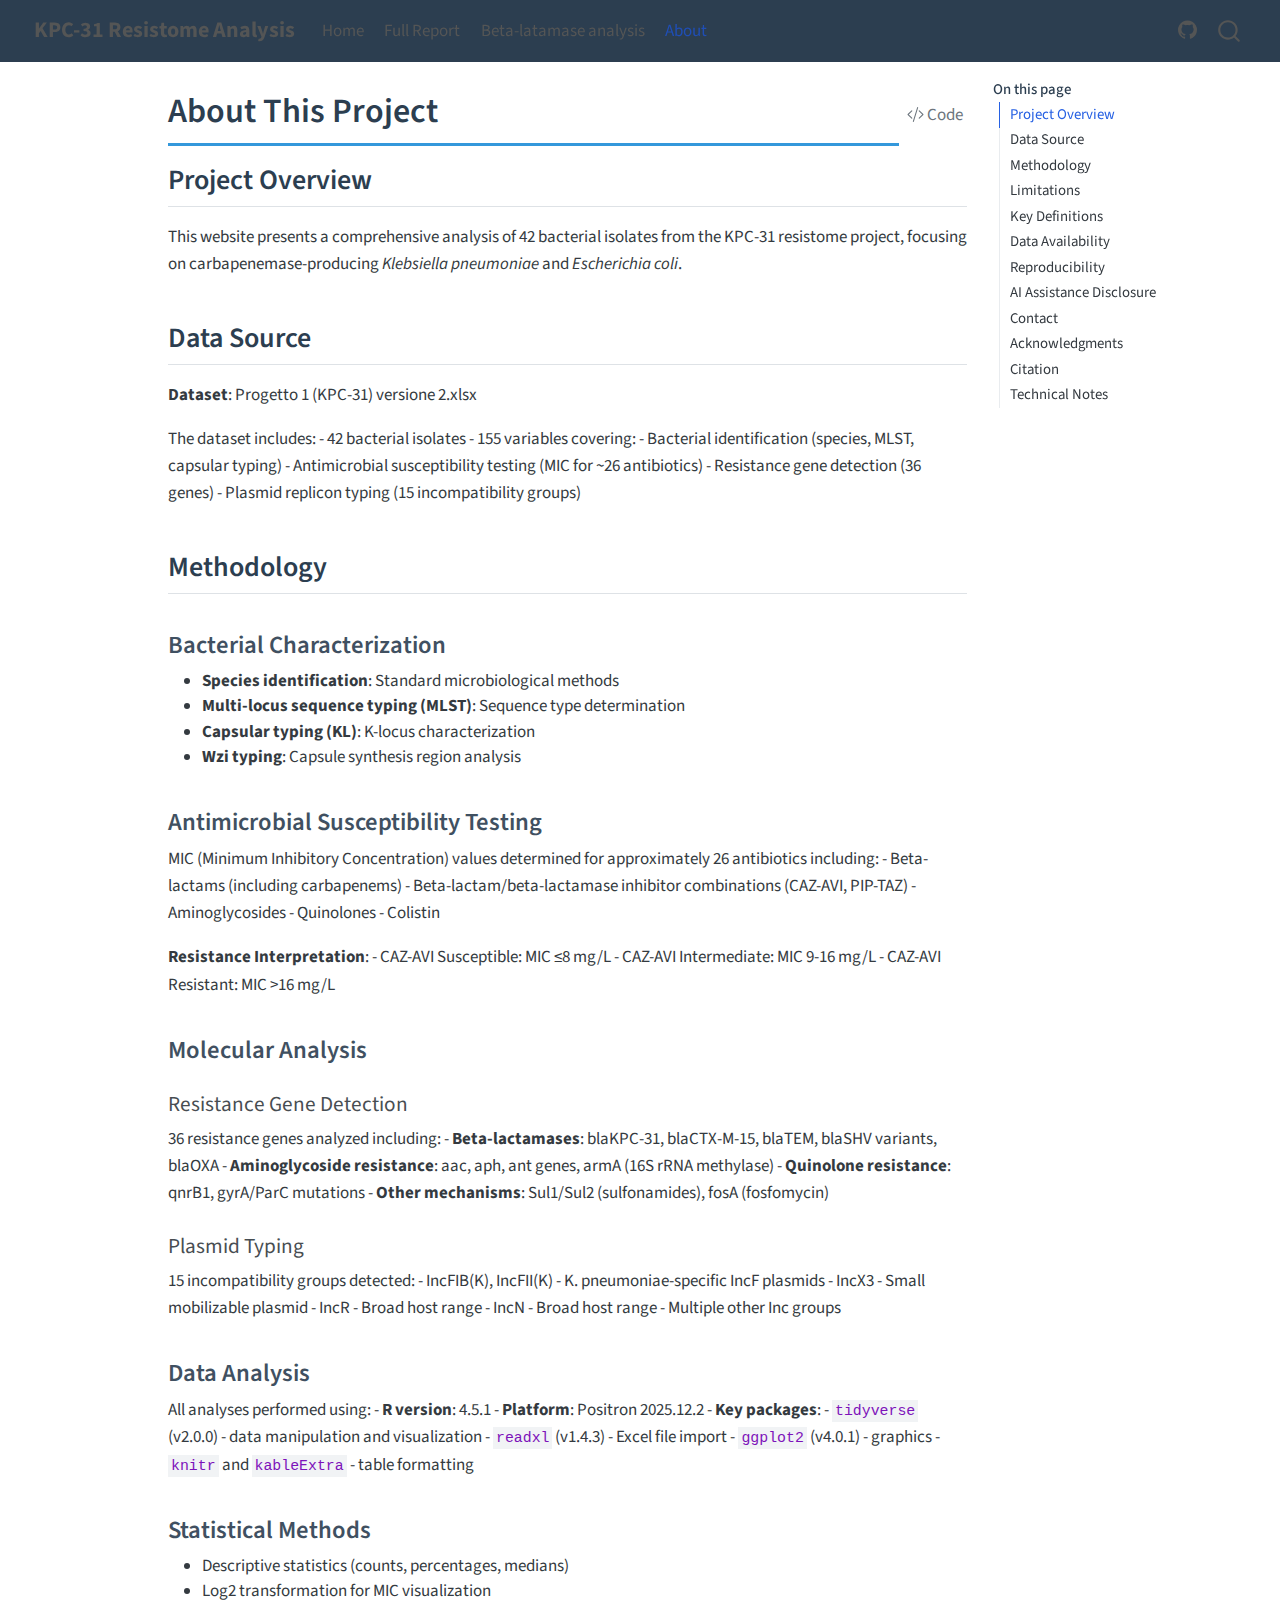
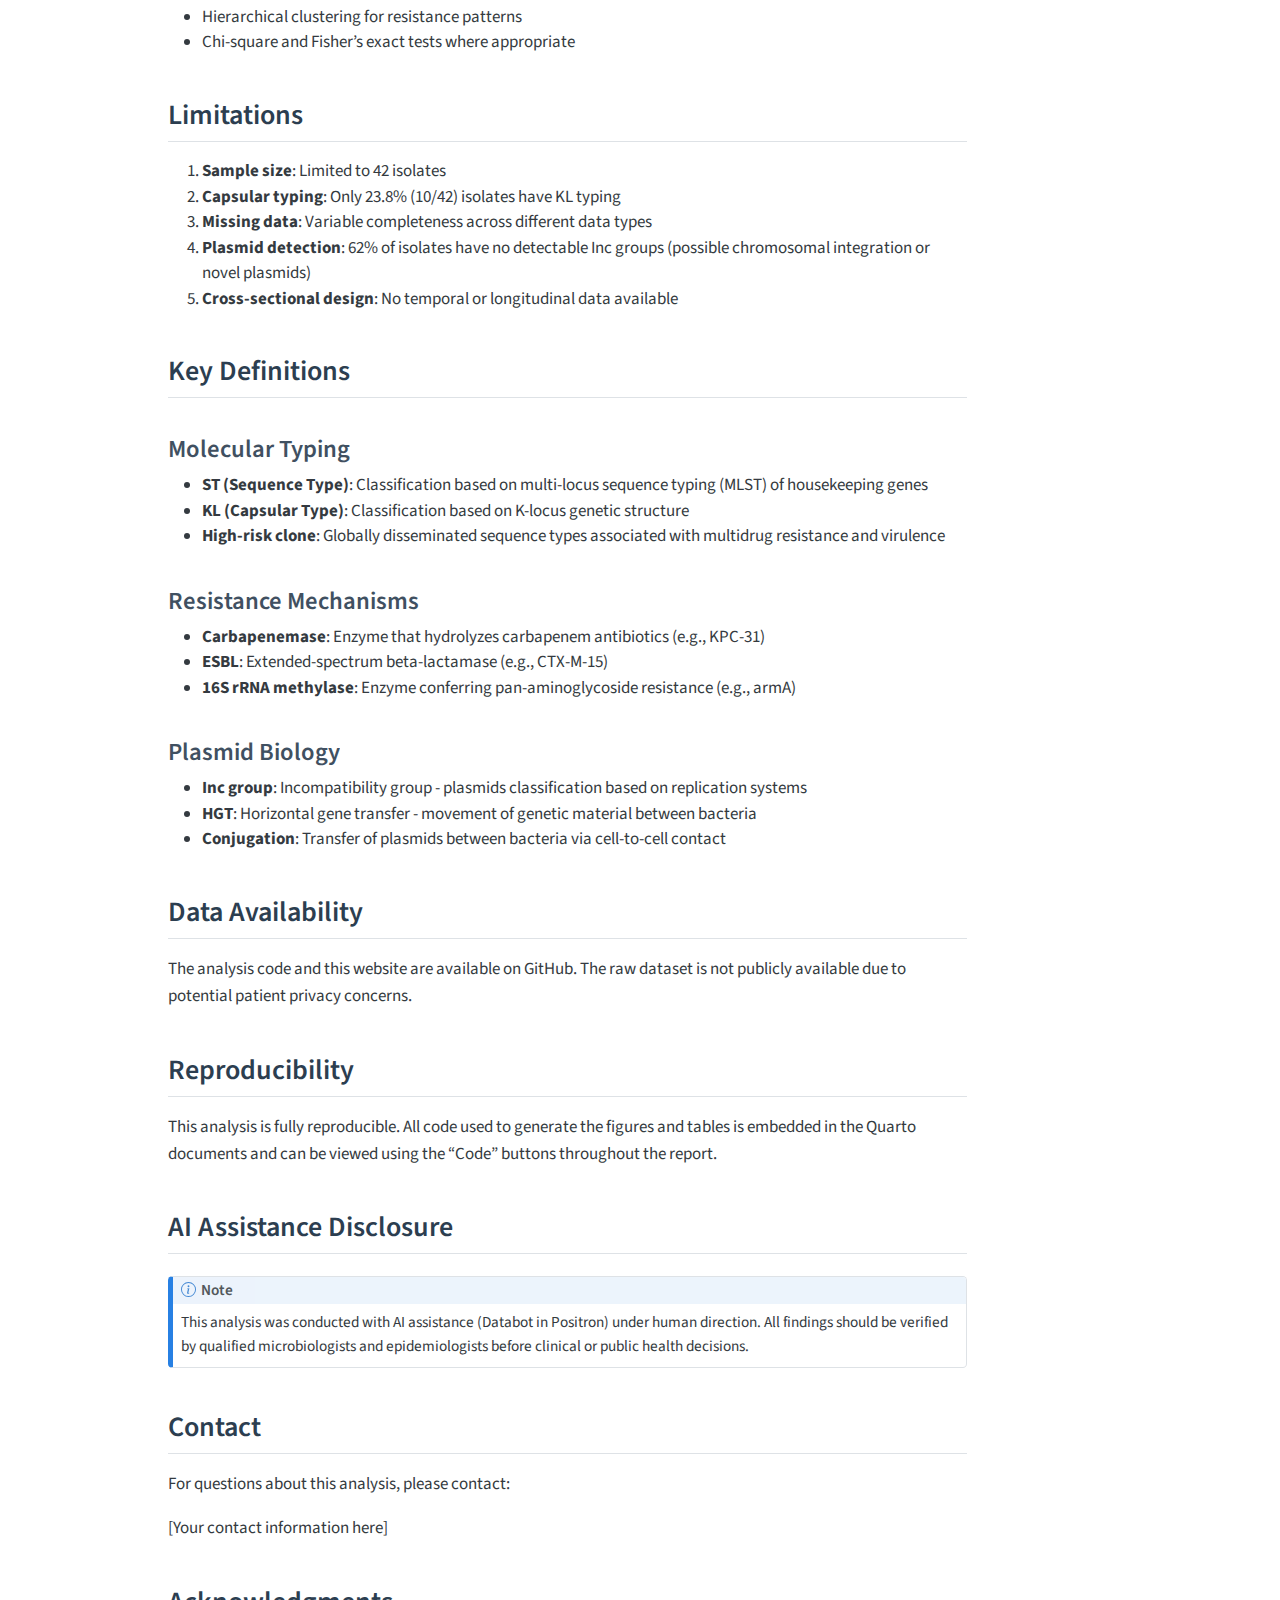
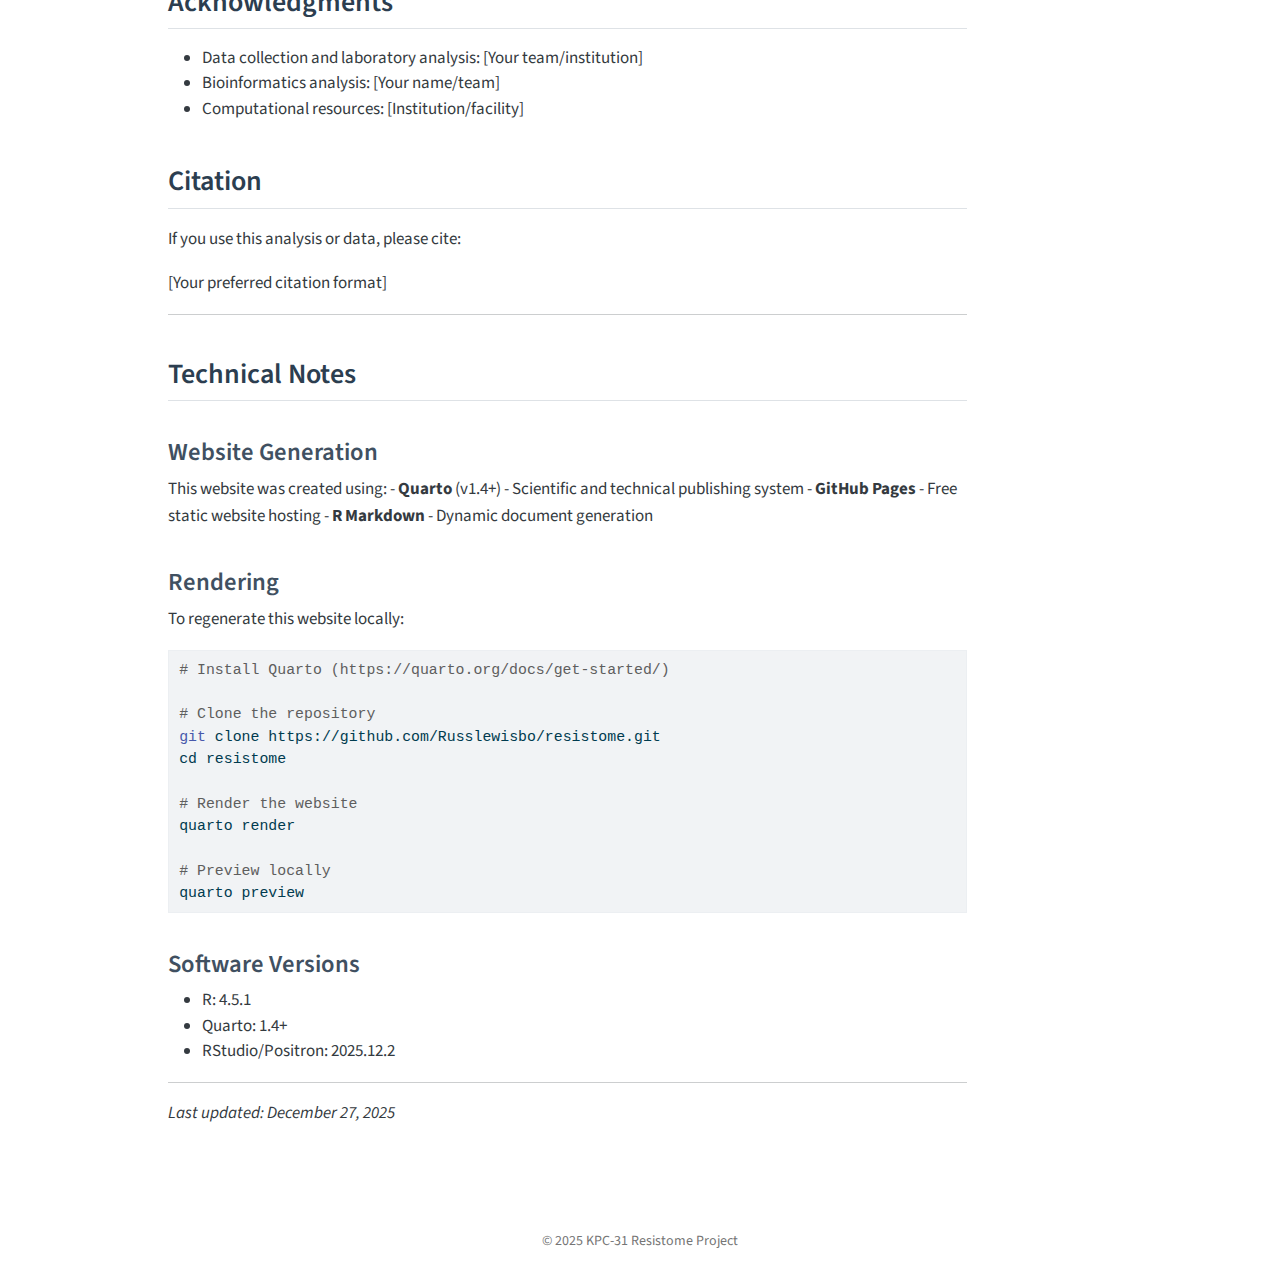
<file: docs/about.html>
<!DOCTYPE html>
<html xmlns="http://www.w3.org/1999/xhtml" lang="en" xml:lang="en"><head>

<meta charset="utf-8">
<meta name="generator" content="quarto-1.8.24">

<meta name="viewport" content="width=device-width, initial-scale=1.0, user-scalable=yes">


<title>About This Project – KPC-31 Resistome Analysis</title>
<style>
code{white-space: pre-wrap;}
span.smallcaps{font-variant: small-caps;}
div.columns{display: flex; gap: min(4vw, 1.5em);}
div.column{flex: auto; overflow-x: auto;}
div.hanging-indent{margin-left: 1.5em; text-indent: -1.5em;}
ul.task-list{list-style: none;}
ul.task-list li input[type="checkbox"] {
  width: 0.8em;
  margin: 0 0.8em 0.2em -1em; /* quarto-specific, see https://github.com/quarto-dev/quarto-cli/issues/4556 */ 
  vertical-align: middle;
}
/* CSS for syntax highlighting */
html { -webkit-text-size-adjust: 100%; }
pre > code.sourceCode { white-space: pre; position: relative; }
pre > code.sourceCode > span { display: inline-block; line-height: 1.25; }
pre > code.sourceCode > span:empty { height: 1.2em; }
.sourceCode { overflow: visible; }
code.sourceCode > span { color: inherit; text-decoration: inherit; }
div.sourceCode { margin: 1em 0; }
pre.sourceCode { margin: 0; }
@media screen {
div.sourceCode { overflow: auto; }
}
@media print {
pre > code.sourceCode { white-space: pre-wrap; }
pre > code.sourceCode > span { text-indent: -5em; padding-left: 5em; }
}
pre.numberSource code
  { counter-reset: source-line 0; }
pre.numberSource code > span
  { position: relative; left: -4em; counter-increment: source-line; }
pre.numberSource code > span > a:first-child::before
  { content: counter(source-line);
    position: relative; left: -1em; text-align: right; vertical-align: baseline;
    border: none; display: inline-block;
    -webkit-touch-callout: none; -webkit-user-select: none;
    -khtml-user-select: none; -moz-user-select: none;
    -ms-user-select: none; user-select: none;
    padding: 0 4px; width: 4em;
  }
pre.numberSource { margin-left: 3em;  padding-left: 4px; }
div.sourceCode
  {   }
@media screen {
pre > code.sourceCode > span > a:first-child::before { text-decoration: underline; }
}
</style>


<script src="site_libs/quarto-nav/quarto-nav.js"></script>
<script src="site_libs/quarto-nav/headroom.min.js"></script>
<script src="site_libs/clipboard/clipboard.min.js"></script>
<script src="site_libs/quarto-search/autocomplete.umd.js"></script>
<script src="site_libs/quarto-search/fuse.min.js"></script>
<script src="site_libs/quarto-search/quarto-search.js"></script>
<meta name="quarto:offset" content="./">
<script src="site_libs/quarto-html/quarto.js" type="module"></script>
<script src="site_libs/quarto-html/tabsets/tabsets.js" type="module"></script>
<script src="site_libs/quarto-html/axe/axe-check.js" type="module"></script>
<script src="site_libs/quarto-html/popper.min.js"></script>
<script src="site_libs/quarto-html/tippy.umd.min.js"></script>
<script src="site_libs/quarto-html/anchor.min.js"></script>
<link href="site_libs/quarto-html/tippy.css" rel="stylesheet">
<link href="site_libs/quarto-html/quarto-syntax-highlighting-dc55a5b9e770e841cd82e46aadbfb9b0.css" rel="stylesheet" id="quarto-text-highlighting-styles">
<script src="site_libs/bootstrap/bootstrap.min.js"></script>
<link href="site_libs/bootstrap/bootstrap-icons.css" rel="stylesheet">
<link href="site_libs/bootstrap/bootstrap-5b4ad623e5705c0698d39aec6f10cf02.min.css" rel="stylesheet" append-hash="true" id="quarto-bootstrap" data-mode="light">
<script id="quarto-search-options" type="application/json">{
  "location": "navbar",
  "copy-button": false,
  "collapse-after": 3,
  "panel-placement": "end",
  "type": "overlay",
  "limit": 50,
  "keyboard-shortcut": [
    "f",
    "/",
    "s"
  ],
  "show-item-context": false,
  "language": {
    "search-no-results-text": "No results",
    "search-matching-documents-text": "matching documents",
    "search-copy-link-title": "Copy link to search",
    "search-hide-matches-text": "Hide additional matches",
    "search-more-match-text": "more match in this document",
    "search-more-matches-text": "more matches in this document",
    "search-clear-button-title": "Clear",
    "search-text-placeholder": "",
    "search-detached-cancel-button-title": "Cancel",
    "search-submit-button-title": "Submit",
    "search-label": "Search"
  }
}</script>


<link rel="stylesheet" href="styles.css">
</head>

<body class="nav-fixed quarto-light">

<div id="quarto-search-results"></div>
  <header id="quarto-header" class="headroom fixed-top">
    <nav class="navbar navbar-expand-lg " data-bs-theme="dark">
      <div class="navbar-container container-fluid">
      <div class="navbar-brand-container mx-auto">
    <a href="./index.html" class="navbar-brand navbar-brand-logo">
    </a>
    <a class="navbar-brand" href="./index.html">
    <span class="navbar-title">KPC-31 Resistome Analysis</span>
    </a>
  </div>
            <div id="quarto-search" class="" title="Search"></div>
          <button class="navbar-toggler" type="button" data-bs-toggle="collapse" data-bs-target="#navbarCollapse" aria-controls="navbarCollapse" role="menu" aria-expanded="false" aria-label="Toggle navigation" onclick="if (window.quartoToggleHeadroom) { window.quartoToggleHeadroom(); }">
  <span class="navbar-toggler-icon"></span>
</button>
          <div class="collapse navbar-collapse" id="navbarCollapse">
            <ul class="navbar-nav navbar-nav-scroll me-auto">
  <li class="nav-item">
    <a class="nav-link" href="./index.html"> 
<span class="menu-text">Home</span></a>
  </li>  
  <li class="nav-item">
    <a class="nav-link" href="./resistome_genotype_phenotype_final.html"> 
<span class="menu-text">Full Report</span></a>
  </li>  
  <li class="nav-item">
    <a class="nav-link" href="./resistome_analysis_report.html"> 
<span class="menu-text">Beta-latamase analysis</span></a>
  </li>  
  <li class="nav-item">
    <a class="nav-link active" href="./about.html" aria-current="page"> 
<span class="menu-text">About</span></a>
  </li>  
</ul>
            <ul class="navbar-nav navbar-nav-scroll ms-auto">
  <li class="nav-item compact">
    <a class="nav-link" href="https://github.com/Russlewisbo/resistome"> <i class="bi bi-github" role="img">
</i> 
<span class="menu-text"></span></a>
  </li>  
</ul>
          </div> <!-- /navcollapse -->
            <div class="quarto-navbar-tools">
</div>
      </div> <!-- /container-fluid -->
    </nav>
</header>
<!-- content -->
<div id="quarto-content" class="quarto-container page-columns page-rows-contents page-layout-article page-navbar">
<!-- sidebar -->
<!-- margin-sidebar -->
    <div id="quarto-margin-sidebar" class="sidebar margin-sidebar">
        <nav id="TOC" role="doc-toc" class="toc-active">
    <h2 id="toc-title">On this page</h2>
   
  <ul>
  <li><a href="#project-overview" id="toc-project-overview" class="nav-link active" data-scroll-target="#project-overview">Project Overview</a></li>
  <li><a href="#data-source" id="toc-data-source" class="nav-link" data-scroll-target="#data-source">Data Source</a></li>
  <li><a href="#methodology" id="toc-methodology" class="nav-link" data-scroll-target="#methodology">Methodology</a>
  <ul class="collapse">
  <li><a href="#bacterial-characterization" id="toc-bacterial-characterization" class="nav-link" data-scroll-target="#bacterial-characterization">Bacterial Characterization</a></li>
  <li><a href="#antimicrobial-susceptibility-testing" id="toc-antimicrobial-susceptibility-testing" class="nav-link" data-scroll-target="#antimicrobial-susceptibility-testing">Antimicrobial Susceptibility Testing</a></li>
  <li><a href="#molecular-analysis" id="toc-molecular-analysis" class="nav-link" data-scroll-target="#molecular-analysis">Molecular Analysis</a></li>
  <li><a href="#data-analysis" id="toc-data-analysis" class="nav-link" data-scroll-target="#data-analysis">Data Analysis</a></li>
  <li><a href="#statistical-methods" id="toc-statistical-methods" class="nav-link" data-scroll-target="#statistical-methods">Statistical Methods</a></li>
  </ul></li>
  <li><a href="#limitations" id="toc-limitations" class="nav-link" data-scroll-target="#limitations">Limitations</a></li>
  <li><a href="#key-definitions" id="toc-key-definitions" class="nav-link" data-scroll-target="#key-definitions">Key Definitions</a>
  <ul class="collapse">
  <li><a href="#molecular-typing" id="toc-molecular-typing" class="nav-link" data-scroll-target="#molecular-typing">Molecular Typing</a></li>
  <li><a href="#resistance-mechanisms" id="toc-resistance-mechanisms" class="nav-link" data-scroll-target="#resistance-mechanisms">Resistance Mechanisms</a></li>
  <li><a href="#plasmid-biology" id="toc-plasmid-biology" class="nav-link" data-scroll-target="#plasmid-biology">Plasmid Biology</a></li>
  </ul></li>
  <li><a href="#data-availability" id="toc-data-availability" class="nav-link" data-scroll-target="#data-availability">Data Availability</a></li>
  <li><a href="#reproducibility" id="toc-reproducibility" class="nav-link" data-scroll-target="#reproducibility">Reproducibility</a></li>
  <li><a href="#ai-assistance-disclosure" id="toc-ai-assistance-disclosure" class="nav-link" data-scroll-target="#ai-assistance-disclosure">AI Assistance Disclosure</a></li>
  <li><a href="#contact" id="toc-contact" class="nav-link" data-scroll-target="#contact">Contact</a></li>
  <li><a href="#acknowledgments" id="toc-acknowledgments" class="nav-link" data-scroll-target="#acknowledgments">Acknowledgments</a></li>
  <li><a href="#citation" id="toc-citation" class="nav-link" data-scroll-target="#citation">Citation</a></li>
  <li><a href="#technical-notes" id="toc-technical-notes" class="nav-link" data-scroll-target="#technical-notes">Technical Notes</a>
  <ul class="collapse">
  <li><a href="#website-generation" id="toc-website-generation" class="nav-link" data-scroll-target="#website-generation">Website Generation</a></li>
  <li><a href="#rendering" id="toc-rendering" class="nav-link" data-scroll-target="#rendering">Rendering</a></li>
  <li><a href="#software-versions" id="toc-software-versions" class="nav-link" data-scroll-target="#software-versions">Software Versions</a></li>
  </ul></li>
  </ul>
</nav>
    </div>
<!-- main -->
<main class="content" id="quarto-document-content">

<header id="title-block-header" class="quarto-title-block default">
<div class="quarto-title">
<div class="quarto-title-block"><div><h1 class="title">About This Project</h1><button type="button" class="btn code-tools-button" id="quarto-code-tools-source"><i class="bi"></i> Code</button></div></div>
</div>



<div class="quarto-title-meta">

    
  
    
  </div>
  


</header>


<section id="project-overview" class="level2">
<h2 class="anchored" data-anchor-id="project-overview">Project Overview</h2>
<p>This website presents a comprehensive analysis of 42 bacterial isolates from the KPC-31 resistome project, focusing on carbapenemase-producing <em>Klebsiella pneumoniae</em> and <em>Escherichia coli</em>.</p>
</section>
<section id="data-source" class="level2">
<h2 class="anchored" data-anchor-id="data-source">Data Source</h2>
<p><strong>Dataset</strong>: Progetto 1 (KPC-31) versione 2.xlsx</p>
<p>The dataset includes: - 42 bacterial isolates - 155 variables covering: - Bacterial identification (species, MLST, capsular typing) - Antimicrobial susceptibility testing (MIC for ~26 antibiotics) - Resistance gene detection (36 genes) - Plasmid replicon typing (15 incompatibility groups)</p>
</section>
<section id="methodology" class="level2">
<h2 class="anchored" data-anchor-id="methodology">Methodology</h2>
<section id="bacterial-characterization" class="level3">
<h3 class="anchored" data-anchor-id="bacterial-characterization">Bacterial Characterization</h3>
<ul>
<li><strong>Species identification</strong>: Standard microbiological methods</li>
<li><strong>Multi-locus sequence typing (MLST)</strong>: Sequence type determination</li>
<li><strong>Capsular typing (KL)</strong>: K-locus characterization</li>
<li><strong>Wzi typing</strong>: Capsule synthesis region analysis</li>
</ul>
</section>
<section id="antimicrobial-susceptibility-testing" class="level3">
<h3 class="anchored" data-anchor-id="antimicrobial-susceptibility-testing">Antimicrobial Susceptibility Testing</h3>
<p>MIC (Minimum Inhibitory Concentration) values determined for approximately 26 antibiotics including: - Beta-lactams (including carbapenems) - Beta-lactam/beta-lactamase inhibitor combinations (CAZ-AVI, PIP-TAZ) - Aminoglycosides - Quinolones - Colistin</p>
<p><strong>Resistance Interpretation</strong>: - CAZ-AVI Susceptible: MIC ≤8 mg/L - CAZ-AVI Intermediate: MIC 9-16 mg/L - CAZ-AVI Resistant: MIC &gt;16 mg/L</p>
</section>
<section id="molecular-analysis" class="level3">
<h3 class="anchored" data-anchor-id="molecular-analysis">Molecular Analysis</h3>
<section id="resistance-gene-detection" class="level4">
<h4 class="anchored" data-anchor-id="resistance-gene-detection">Resistance Gene Detection</h4>
<p>36 resistance genes analyzed including: - <strong>Beta-lactamases</strong>: blaKPC-31, blaCTX-M-15, blaTEM, blaSHV variants, blaOXA - <strong>Aminoglycoside resistance</strong>: aac, aph, ant genes, armA (16S rRNA methylase) - <strong>Quinolone resistance</strong>: qnrB1, gyrA/ParC mutations - <strong>Other mechanisms</strong>: Sul1/Sul2 (sulfonamides), fosA (fosfomycin)</p>
</section>
<section id="plasmid-typing" class="level4">
<h4 class="anchored" data-anchor-id="plasmid-typing">Plasmid Typing</h4>
<p>15 incompatibility groups detected: - IncFIB(K), IncFII(K) - K. pneumoniae-specific IncF plasmids - IncX3 - Small mobilizable plasmid - IncR - Broad host range - IncN - Broad host range - Multiple other Inc groups</p>
</section>
</section>
<section id="data-analysis" class="level3">
<h3 class="anchored" data-anchor-id="data-analysis">Data Analysis</h3>
<p>All analyses performed using: - <strong>R version</strong>: 4.5.1 - <strong>Platform</strong>: Positron 2025.12.2 - <strong>Key packages</strong>: - <code>tidyverse</code> (v2.0.0) - data manipulation and visualization - <code>readxl</code> (v1.4.3) - Excel file import - <code>ggplot2</code> (v4.0.1) - graphics - <code>knitr</code> and <code>kableExtra</code> - table formatting</p>
</section>
<section id="statistical-methods" class="level3">
<h3 class="anchored" data-anchor-id="statistical-methods">Statistical Methods</h3>
<ul>
<li>Descriptive statistics (counts, percentages, medians)</li>
<li>Log2 transformation for MIC visualization</li>
<li>Hierarchical clustering for resistance patterns</li>
<li>Chi-square and Fisher’s exact tests where appropriate</li>
</ul>
</section>
</section>
<section id="limitations" class="level2">
<h2 class="anchored" data-anchor-id="limitations">Limitations</h2>
<ol type="1">
<li><strong>Sample size</strong>: Limited to 42 isolates</li>
<li><strong>Capsular typing</strong>: Only 23.8% (10/42) isolates have KL typing</li>
<li><strong>Missing data</strong>: Variable completeness across different data types</li>
<li><strong>Plasmid detection</strong>: 62% of isolates have no detectable Inc groups (possible chromosomal integration or novel plasmids)</li>
<li><strong>Cross-sectional design</strong>: No temporal or longitudinal data available</li>
</ol>
</section>
<section id="key-definitions" class="level2">
<h2 class="anchored" data-anchor-id="key-definitions">Key Definitions</h2>
<section id="molecular-typing" class="level3">
<h3 class="anchored" data-anchor-id="molecular-typing">Molecular Typing</h3>
<ul>
<li><strong>ST (Sequence Type)</strong>: Classification based on multi-locus sequence typing (MLST) of housekeeping genes</li>
<li><strong>KL (Capsular Type)</strong>: Classification based on K-locus genetic structure</li>
<li><strong>High-risk clone</strong>: Globally disseminated sequence types associated with multidrug resistance and virulence</li>
</ul>
</section>
<section id="resistance-mechanisms" class="level3">
<h3 class="anchored" data-anchor-id="resistance-mechanisms">Resistance Mechanisms</h3>
<ul>
<li><strong>Carbapenemase</strong>: Enzyme that hydrolyzes carbapenem antibiotics (e.g., KPC-31)</li>
<li><strong>ESBL</strong>: Extended-spectrum beta-lactamase (e.g., CTX-M-15)</li>
<li><strong>16S rRNA methylase</strong>: Enzyme conferring pan-aminoglycoside resistance (e.g., armA)</li>
</ul>
</section>
<section id="plasmid-biology" class="level3">
<h3 class="anchored" data-anchor-id="plasmid-biology">Plasmid Biology</h3>
<ul>
<li><strong>Inc group</strong>: Incompatibility group - plasmids classification based on replication systems</li>
<li><strong>HGT</strong>: Horizontal gene transfer - movement of genetic material between bacteria</li>
<li><strong>Conjugation</strong>: Transfer of plasmids between bacteria via cell-to-cell contact</li>
</ul>
</section>
</section>
<section id="data-availability" class="level2">
<h2 class="anchored" data-anchor-id="data-availability">Data Availability</h2>
<p>The analysis code and this website are available on GitHub. The raw dataset is not publicly available due to potential patient privacy concerns.</p>
</section>
<section id="reproducibility" class="level2">
<h2 class="anchored" data-anchor-id="reproducibility">Reproducibility</h2>
<p>This analysis is fully reproducible. All code used to generate the figures and tables is embedded in the Quarto documents and can be viewed using the “Code” buttons throughout the report.</p>
</section>
<section id="ai-assistance-disclosure" class="level2">
<h2 class="anchored" data-anchor-id="ai-assistance-disclosure">AI Assistance Disclosure</h2>
<div class="callout callout-style-default callout-note callout-titled">
<div class="callout-header d-flex align-content-center">
<div class="callout-icon-container">
<i class="callout-icon"></i>
</div>
<div class="callout-title-container flex-fill">
Note
</div>
</div>
<div class="callout-body-container callout-body">
<p>This analysis was conducted with AI assistance (Databot in Positron) under human direction. All findings should be verified by qualified microbiologists and epidemiologists before clinical or public health decisions.</p>
</div>
</div>
</section>
<section id="contact" class="level2">
<h2 class="anchored" data-anchor-id="contact">Contact</h2>
<p>For questions about this analysis, please contact:</p>
<p>[Your contact information here]</p>
</section>
<section id="acknowledgments" class="level2">
<h2 class="anchored" data-anchor-id="acknowledgments">Acknowledgments</h2>
<ul>
<li>Data collection and laboratory analysis: [Your team/institution]</li>
<li>Bioinformatics analysis: [Your name/team]</li>
<li>Computational resources: [Institution/facility]</li>
</ul>
</section>
<section id="citation" class="level2">
<h2 class="anchored" data-anchor-id="citation">Citation</h2>
<p>If you use this analysis or data, please cite:</p>
<p>[Your preferred citation format]</p>
<hr>
</section>
<section id="technical-notes" class="level2">
<h2 class="anchored" data-anchor-id="technical-notes">Technical Notes</h2>
<section id="website-generation" class="level3">
<h3 class="anchored" data-anchor-id="website-generation">Website Generation</h3>
<p>This website was created using: - <strong>Quarto</strong> (v1.4+) - Scientific and technical publishing system - <strong>GitHub Pages</strong> - Free static website hosting - <strong>R Markdown</strong> - Dynamic document generation</p>
</section>
<section id="rendering" class="level3">
<h3 class="anchored" data-anchor-id="rendering">Rendering</h3>
<p>To regenerate this website locally:</p>
<div class="code-copy-outer-scaffold"><div class="sourceCode" id="cb1"><pre class="sourceCode bash code-with-copy"><code class="sourceCode bash"><span id="cb1-1"><a href="#cb1-1" aria-hidden="true" tabindex="-1"></a><span class="co"># Install Quarto (https://quarto.org/docs/get-started/)</span></span>
<span id="cb1-2"><a href="#cb1-2" aria-hidden="true" tabindex="-1"></a></span>
<span id="cb1-3"><a href="#cb1-3" aria-hidden="true" tabindex="-1"></a><span class="co"># Clone the repository</span></span>
<span id="cb1-4"><a href="#cb1-4" aria-hidden="true" tabindex="-1"></a><span class="fu">git</span> clone https://github.com/Russlewisbo/resistome.git</span>
<span id="cb1-5"><a href="#cb1-5" aria-hidden="true" tabindex="-1"></a><span class="bu">cd</span> resistome</span>
<span id="cb1-6"><a href="#cb1-6" aria-hidden="true" tabindex="-1"></a></span>
<span id="cb1-7"><a href="#cb1-7" aria-hidden="true" tabindex="-1"></a><span class="co"># Render the website</span></span>
<span id="cb1-8"><a href="#cb1-8" aria-hidden="true" tabindex="-1"></a><span class="ex">quarto</span> render</span>
<span id="cb1-9"><a href="#cb1-9" aria-hidden="true" tabindex="-1"></a></span>
<span id="cb1-10"><a href="#cb1-10" aria-hidden="true" tabindex="-1"></a><span class="co"># Preview locally</span></span>
<span id="cb1-11"><a href="#cb1-11" aria-hidden="true" tabindex="-1"></a><span class="ex">quarto</span> preview</span></code></pre></div><button title="Copy to Clipboard" class="code-copy-button"><i class="bi"></i></button></div>
</section>
<section id="software-versions" class="level3">
<h3 class="anchored" data-anchor-id="software-versions">Software Versions</h3>
<ul>
<li>R: 4.5.1</li>
<li>Quarto: 1.4+</li>
<li>RStudio/Positron: 2025.12.2</li>
</ul>
<hr>
<p><em>Last updated: December 27, 2025</em></p>


<!-- -->

</section>
</section>

</main> <!-- /main -->
<script id="quarto-html-after-body" type="application/javascript">
  window.document.addEventListener("DOMContentLoaded", function (event) {
    const icon = "";
    const anchorJS = new window.AnchorJS();
    anchorJS.options = {
      placement: 'right',
      icon: icon
    };
    anchorJS.add('.anchored');
    const isCodeAnnotation = (el) => {
      for (const clz of el.classList) {
        if (clz.startsWith('code-annotation-')) {                     
          return true;
        }
      }
      return false;
    }
    const onCopySuccess = function(e) {
      // button target
      const button = e.trigger;
      // don't keep focus
      button.blur();
      // flash "checked"
      button.classList.add('code-copy-button-checked');
      var currentTitle = button.getAttribute("title");
      button.setAttribute("title", "Copied!");
      let tooltip;
      if (window.bootstrap) {
        button.setAttribute("data-bs-toggle", "tooltip");
        button.setAttribute("data-bs-placement", "left");
        button.setAttribute("data-bs-title", "Copied!");
        tooltip = new bootstrap.Tooltip(button, 
          { trigger: "manual", 
            customClass: "code-copy-button-tooltip",
            offset: [0, -8]});
        tooltip.show();    
      }
      setTimeout(function() {
        if (tooltip) {
          tooltip.hide();
          button.removeAttribute("data-bs-title");
          button.removeAttribute("data-bs-toggle");
          button.removeAttribute("data-bs-placement");
        }
        button.setAttribute("title", currentTitle);
        button.classList.remove('code-copy-button-checked');
      }, 1000);
      // clear code selection
      e.clearSelection();
    }
    const getTextToCopy = function(trigger) {
      const outerScaffold = trigger.parentElement.cloneNode(true);
      const codeEl = outerScaffold.querySelector('code');
      for (const childEl of codeEl.children) {
        if (isCodeAnnotation(childEl)) {
          childEl.remove();
        }
      }
      return codeEl.innerText;
    }
    const clipboard = new window.ClipboardJS('.code-copy-button:not([data-in-quarto-modal])', {
      text: getTextToCopy
    });
    clipboard.on('success', onCopySuccess);
    if (window.document.getElementById('quarto-embedded-source-code-modal')) {
      const clipboardModal = new window.ClipboardJS('.code-copy-button[data-in-quarto-modal]', {
        text: getTextToCopy,
        container: window.document.getElementById('quarto-embedded-source-code-modal')
      });
      clipboardModal.on('success', onCopySuccess);
    }
    const viewSource = window.document.getElementById('quarto-view-source') ||
                       window.document.getElementById('quarto-code-tools-source');
    if (viewSource) {
      const sourceUrl = viewSource.getAttribute("data-quarto-source-url");
      viewSource.addEventListener("click", function(e) {
        if (sourceUrl) {
          // rstudio viewer pane
          if (/\bcapabilities=\b/.test(window.location)) {
            window.open(sourceUrl);
          } else {
            window.location.href = sourceUrl;
          }
        } else {
          const modal = new bootstrap.Modal(document.getElementById('quarto-embedded-source-code-modal'));
          modal.show();
        }
        return false;
      });
    }
    function toggleCodeHandler(show) {
      return function(e) {
        const detailsSrc = window.document.querySelectorAll(".cell > details > .sourceCode");
        for (let i=0; i<detailsSrc.length; i++) {
          const details = detailsSrc[i].parentElement;
          if (show) {
            details.open = true;
          } else {
            details.removeAttribute("open");
          }
        }
        const cellCodeDivs = window.document.querySelectorAll(".cell > .sourceCode");
        const fromCls = show ? "hidden" : "unhidden";
        const toCls = show ? "unhidden" : "hidden";
        for (let i=0; i<cellCodeDivs.length; i++) {
          const codeDiv = cellCodeDivs[i];
          if (codeDiv.classList.contains(fromCls)) {
            codeDiv.classList.remove(fromCls);
            codeDiv.classList.add(toCls);
          } 
        }
        return false;
      }
    }
    const hideAllCode = window.document.getElementById("quarto-hide-all-code");
    if (hideAllCode) {
      hideAllCode.addEventListener("click", toggleCodeHandler(false));
    }
    const showAllCode = window.document.getElementById("quarto-show-all-code");
    if (showAllCode) {
      showAllCode.addEventListener("click", toggleCodeHandler(true));
    }
      var localhostRegex = new RegExp(/^(?:http|https):\/\/localhost\:?[0-9]*\//);
      var mailtoRegex = new RegExp(/^mailto:/);
        var filterRegex = new RegExp('/' + window.location.host + '/');
      var isInternal = (href) => {
          return filterRegex.test(href) || localhostRegex.test(href) || mailtoRegex.test(href);
      }
      // Inspect non-navigation links and adorn them if external
     var links = window.document.querySelectorAll('a[href]:not(.nav-link):not(.navbar-brand):not(.toc-action):not(.sidebar-link):not(.sidebar-item-toggle):not(.pagination-link):not(.no-external):not([aria-hidden]):not(.dropdown-item):not(.quarto-navigation-tool):not(.about-link)');
      for (var i=0; i<links.length; i++) {
        const link = links[i];
        if (!isInternal(link.href)) {
          // undo the damage that might have been done by quarto-nav.js in the case of
          // links that we want to consider external
          if (link.dataset.originalHref !== undefined) {
            link.href = link.dataset.originalHref;
          }
        }
      }
    function tippyHover(el, contentFn, onTriggerFn, onUntriggerFn) {
      const config = {
        allowHTML: true,
        maxWidth: 500,
        delay: 100,
        arrow: false,
        appendTo: function(el) {
            return el.parentElement;
        },
        interactive: true,
        interactiveBorder: 10,
        theme: 'quarto',
        placement: 'bottom-start',
      };
      if (contentFn) {
        config.content = contentFn;
      }
      if (onTriggerFn) {
        config.onTrigger = onTriggerFn;
      }
      if (onUntriggerFn) {
        config.onUntrigger = onUntriggerFn;
      }
      window.tippy(el, config); 
    }
    const noterefs = window.document.querySelectorAll('a[role="doc-noteref"]');
    for (var i=0; i<noterefs.length; i++) {
      const ref = noterefs[i];
      tippyHover(ref, function() {
        // use id or data attribute instead here
        let href = ref.getAttribute('data-footnote-href') || ref.getAttribute('href');
        try { href = new URL(href).hash; } catch {}
        const id = href.replace(/^#\/?/, "");
        const note = window.document.getElementById(id);
        if (note) {
          return note.innerHTML;
        } else {
          return "";
        }
      });
    }
    const xrefs = window.document.querySelectorAll('a.quarto-xref');
    const processXRef = (id, note) => {
      // Strip column container classes
      const stripColumnClz = (el) => {
        el.classList.remove("page-full", "page-columns");
        if (el.children) {
          for (const child of el.children) {
            stripColumnClz(child);
          }
        }
      }
      stripColumnClz(note)
      if (id === null || id.startsWith('sec-')) {
        // Special case sections, only their first couple elements
        const container = document.createElement("div");
        if (note.children && note.children.length > 2) {
          container.appendChild(note.children[0].cloneNode(true));
          for (let i = 1; i < note.children.length; i++) {
            const child = note.children[i];
            if (child.tagName === "P" && child.innerText === "") {
              continue;
            } else {
              container.appendChild(child.cloneNode(true));
              break;
            }
          }
          if (window.Quarto?.typesetMath) {
            window.Quarto.typesetMath(container);
          }
          return container.innerHTML
        } else {
          if (window.Quarto?.typesetMath) {
            window.Quarto.typesetMath(note);
          }
          return note.innerHTML;
        }
      } else {
        // Remove any anchor links if they are present
        const anchorLink = note.querySelector('a.anchorjs-link');
        if (anchorLink) {
          anchorLink.remove();
        }
        if (window.Quarto?.typesetMath) {
          window.Quarto.typesetMath(note);
        }
        if (note.classList.contains("callout")) {
          return note.outerHTML;
        } else {
          return note.innerHTML;
        }
      }
    }
    for (var i=0; i<xrefs.length; i++) {
      const xref = xrefs[i];
      tippyHover(xref, undefined, function(instance) {
        instance.disable();
        let url = xref.getAttribute('href');
        let hash = undefined; 
        if (url.startsWith('#')) {
          hash = url;
        } else {
          try { hash = new URL(url).hash; } catch {}
        }
        if (hash) {
          const id = hash.replace(/^#\/?/, "");
          const note = window.document.getElementById(id);
          if (note !== null) {
            try {
              const html = processXRef(id, note.cloneNode(true));
              instance.setContent(html);
            } finally {
              instance.enable();
              instance.show();
            }
          } else {
            // See if we can fetch this
            fetch(url.split('#')[0])
            .then(res => res.text())
            .then(html => {
              const parser = new DOMParser();
              const htmlDoc = parser.parseFromString(html, "text/html");
              const note = htmlDoc.getElementById(id);
              if (note !== null) {
                const html = processXRef(id, note);
                instance.setContent(html);
              } 
            }).finally(() => {
              instance.enable();
              instance.show();
            });
          }
        } else {
          // See if we can fetch a full url (with no hash to target)
          // This is a special case and we should probably do some content thinning / targeting
          fetch(url)
          .then(res => res.text())
          .then(html => {
            const parser = new DOMParser();
            const htmlDoc = parser.parseFromString(html, "text/html");
            const note = htmlDoc.querySelector('main.content');
            if (note !== null) {
              // This should only happen for chapter cross references
              // (since there is no id in the URL)
              // remove the first header
              if (note.children.length > 0 && note.children[0].tagName === "HEADER") {
                note.children[0].remove();
              }
              const html = processXRef(null, note);
              instance.setContent(html);
            } 
          }).finally(() => {
            instance.enable();
            instance.show();
          });
        }
      }, function(instance) {
      });
    }
        let selectedAnnoteEl;
        const selectorForAnnotation = ( cell, annotation) => {
          let cellAttr = 'data-code-cell="' + cell + '"';
          let lineAttr = 'data-code-annotation="' +  annotation + '"';
          const selector = 'span[' + cellAttr + '][' + lineAttr + ']';
          return selector;
        }
        const selectCodeLines = (annoteEl) => {
          const doc = window.document;
          const targetCell = annoteEl.getAttribute("data-target-cell");
          const targetAnnotation = annoteEl.getAttribute("data-target-annotation");
          const annoteSpan = window.document.querySelector(selectorForAnnotation(targetCell, targetAnnotation));
          const lines = annoteSpan.getAttribute("data-code-lines").split(",");
          const lineIds = lines.map((line) => {
            return targetCell + "-" + line;
          })
          let top = null;
          let height = null;
          let parent = null;
          if (lineIds.length > 0) {
              //compute the position of the single el (top and bottom and make a div)
              const el = window.document.getElementById(lineIds[0]);
              top = el.offsetTop;
              height = el.offsetHeight;
              parent = el.parentElement.parentElement;
            if (lineIds.length > 1) {
              const lastEl = window.document.getElementById(lineIds[lineIds.length - 1]);
              const bottom = lastEl.offsetTop + lastEl.offsetHeight;
              height = bottom - top;
            }
            if (top !== null && height !== null && parent !== null) {
              // cook up a div (if necessary) and position it 
              let div = window.document.getElementById("code-annotation-line-highlight");
              if (div === null) {
                div = window.document.createElement("div");
                div.setAttribute("id", "code-annotation-line-highlight");
                div.style.position = 'absolute';
                parent.appendChild(div);
              }
              div.style.top = top - 2 + "px";
              div.style.height = height + 4 + "px";
              div.style.left = 0;
              let gutterDiv = window.document.getElementById("code-annotation-line-highlight-gutter");
              if (gutterDiv === null) {
                gutterDiv = window.document.createElement("div");
                gutterDiv.setAttribute("id", "code-annotation-line-highlight-gutter");
                gutterDiv.style.position = 'absolute';
                const codeCell = window.document.getElementById(targetCell);
                const gutter = codeCell.querySelector('.code-annotation-gutter');
                gutter.appendChild(gutterDiv);
              }
              gutterDiv.style.top = top - 2 + "px";
              gutterDiv.style.height = height + 4 + "px";
            }
            selectedAnnoteEl = annoteEl;
          }
        };
        const unselectCodeLines = () => {
          const elementsIds = ["code-annotation-line-highlight", "code-annotation-line-highlight-gutter"];
          elementsIds.forEach((elId) => {
            const div = window.document.getElementById(elId);
            if (div) {
              div.remove();
            }
          });
          selectedAnnoteEl = undefined;
        };
          // Handle positioning of the toggle
      window.addEventListener(
        "resize",
        throttle(() => {
          elRect = undefined;
          if (selectedAnnoteEl) {
            selectCodeLines(selectedAnnoteEl);
          }
        }, 10)
      );
      function throttle(fn, ms) {
      let throttle = false;
      let timer;
        return (...args) => {
          if(!throttle) { // first call gets through
              fn.apply(this, args);
              throttle = true;
          } else { // all the others get throttled
              if(timer) clearTimeout(timer); // cancel #2
              timer = setTimeout(() => {
                fn.apply(this, args);
                timer = throttle = false;
              }, ms);
          }
        };
      }
        // Attach click handler to the DT
        const annoteDls = window.document.querySelectorAll('dt[data-target-cell]');
        for (const annoteDlNode of annoteDls) {
          annoteDlNode.addEventListener('click', (event) => {
            const clickedEl = event.target;
            if (clickedEl !== selectedAnnoteEl) {
              unselectCodeLines();
              const activeEl = window.document.querySelector('dt[data-target-cell].code-annotation-active');
              if (activeEl) {
                activeEl.classList.remove('code-annotation-active');
              }
              selectCodeLines(clickedEl);
              clickedEl.classList.add('code-annotation-active');
            } else {
              // Unselect the line
              unselectCodeLines();
              clickedEl.classList.remove('code-annotation-active');
            }
          });
        }
    const findCites = (el) => {
      const parentEl = el.parentElement;
      if (parentEl) {
        const cites = parentEl.dataset.cites;
        if (cites) {
          return {
            el,
            cites: cites.split(' ')
          };
        } else {
          return findCites(el.parentElement)
        }
      } else {
        return undefined;
      }
    };
    var bibliorefs = window.document.querySelectorAll('a[role="doc-biblioref"]');
    for (var i=0; i<bibliorefs.length; i++) {
      const ref = bibliorefs[i];
      const citeInfo = findCites(ref);
      if (citeInfo) {
        tippyHover(citeInfo.el, function() {
          var popup = window.document.createElement('div');
          citeInfo.cites.forEach(function(cite) {
            var citeDiv = window.document.createElement('div');
            citeDiv.classList.add('hanging-indent');
            citeDiv.classList.add('csl-entry');
            var biblioDiv = window.document.getElementById('ref-' + cite);
            if (biblioDiv) {
              citeDiv.innerHTML = biblioDiv.innerHTML;
            }
            popup.appendChild(citeDiv);
          });
          return popup.innerHTML;
        });
      }
    }
  });
  </script><div class="modal fade" id="quarto-embedded-source-code-modal" tabindex="-1" aria-labelledby="quarto-embedded-source-code-modal-label" aria-hidden="true"><div class="modal-dialog modal-dialog-scrollable"><div class="modal-content"><div class="modal-header"><h5 class="modal-title" id="quarto-embedded-source-code-modal-label">Source Code</h5><button class="btn-close" data-bs-dismiss="modal"></button></div><div class="modal-body"><div class="">
<div class="code-copy-outer-scaffold"><div class="sourceCode" id="cb2" data-shortcodes="false"><pre class="sourceCode markdown code-with-copy"><code class="sourceCode markdown"><span id="cb2-1"><a href="#cb2-1" aria-hidden="true" tabindex="-1"></a><span class="co">---</span></span>
<span id="cb2-2"><a href="#cb2-2" aria-hidden="true" tabindex="-1"></a><span class="an">title:</span><span class="co"> "About This Project"</span></span>
<span id="cb2-3"><a href="#cb2-3" aria-hidden="true" tabindex="-1"></a><span class="co">---</span></span>
<span id="cb2-4"><a href="#cb2-4" aria-hidden="true" tabindex="-1"></a></span>
<span id="cb2-5"><a href="#cb2-5" aria-hidden="true" tabindex="-1"></a><span class="fu">## Project Overview</span></span>
<span id="cb2-6"><a href="#cb2-6" aria-hidden="true" tabindex="-1"></a></span>
<span id="cb2-7"><a href="#cb2-7" aria-hidden="true" tabindex="-1"></a>This website presents a comprehensive analysis of 42 bacterial isolates from the KPC-31 resistome project, focusing on carbapenemase-producing *Klebsiella pneumoniae* and *Escherichia coli*.</span>
<span id="cb2-8"><a href="#cb2-8" aria-hidden="true" tabindex="-1"></a></span>
<span id="cb2-9"><a href="#cb2-9" aria-hidden="true" tabindex="-1"></a><span class="fu">## Data Source</span></span>
<span id="cb2-10"><a href="#cb2-10" aria-hidden="true" tabindex="-1"></a></span>
<span id="cb2-11"><a href="#cb2-11" aria-hidden="true" tabindex="-1"></a>**Dataset**: Progetto 1 (KPC-31) versione 2.xlsx</span>
<span id="cb2-12"><a href="#cb2-12" aria-hidden="true" tabindex="-1"></a></span>
<span id="cb2-13"><a href="#cb2-13" aria-hidden="true" tabindex="-1"></a>The dataset includes:</span>
<span id="cb2-14"><a href="#cb2-14" aria-hidden="true" tabindex="-1"></a><span class="ss">- </span>42 bacterial isolates</span>
<span id="cb2-15"><a href="#cb2-15" aria-hidden="true" tabindex="-1"></a><span class="ss">- </span>155 variables covering:</span>
<span id="cb2-16"><a href="#cb2-16" aria-hidden="true" tabindex="-1"></a><span class="ss">  - </span>Bacterial identification (species, MLST, capsular typing)</span>
<span id="cb2-17"><a href="#cb2-17" aria-hidden="true" tabindex="-1"></a><span class="ss">  - </span>Antimicrobial susceptibility testing (MIC for ~26 antibiotics)</span>
<span id="cb2-18"><a href="#cb2-18" aria-hidden="true" tabindex="-1"></a><span class="ss">  - </span>Resistance gene detection (36 genes)</span>
<span id="cb2-19"><a href="#cb2-19" aria-hidden="true" tabindex="-1"></a><span class="ss">  - </span>Plasmid replicon typing (15 incompatibility groups)</span>
<span id="cb2-20"><a href="#cb2-20" aria-hidden="true" tabindex="-1"></a></span>
<span id="cb2-21"><a href="#cb2-21" aria-hidden="true" tabindex="-1"></a><span class="fu">## Methodology</span></span>
<span id="cb2-22"><a href="#cb2-22" aria-hidden="true" tabindex="-1"></a></span>
<span id="cb2-23"><a href="#cb2-23" aria-hidden="true" tabindex="-1"></a><span class="fu">### Bacterial Characterization</span></span>
<span id="cb2-24"><a href="#cb2-24" aria-hidden="true" tabindex="-1"></a></span>
<span id="cb2-25"><a href="#cb2-25" aria-hidden="true" tabindex="-1"></a><span class="ss">- </span>**Species identification**: Standard microbiological methods</span>
<span id="cb2-26"><a href="#cb2-26" aria-hidden="true" tabindex="-1"></a><span class="ss">- </span>**Multi-locus sequence typing (MLST)**: Sequence type determination</span>
<span id="cb2-27"><a href="#cb2-27" aria-hidden="true" tabindex="-1"></a><span class="ss">- </span>**Capsular typing (KL)**: K-locus characterization</span>
<span id="cb2-28"><a href="#cb2-28" aria-hidden="true" tabindex="-1"></a><span class="ss">- </span>**Wzi typing**: Capsule synthesis region analysis</span>
<span id="cb2-29"><a href="#cb2-29" aria-hidden="true" tabindex="-1"></a></span>
<span id="cb2-30"><a href="#cb2-30" aria-hidden="true" tabindex="-1"></a><span class="fu">### Antimicrobial Susceptibility Testing</span></span>
<span id="cb2-31"><a href="#cb2-31" aria-hidden="true" tabindex="-1"></a></span>
<span id="cb2-32"><a href="#cb2-32" aria-hidden="true" tabindex="-1"></a>MIC (Minimum Inhibitory Concentration) values determined for approximately 26 antibiotics including:</span>
<span id="cb2-33"><a href="#cb2-33" aria-hidden="true" tabindex="-1"></a><span class="ss">- </span>Beta-lactams (including carbapenems)</span>
<span id="cb2-34"><a href="#cb2-34" aria-hidden="true" tabindex="-1"></a><span class="ss">- </span>Beta-lactam/beta-lactamase inhibitor combinations (CAZ-AVI, PIP-TAZ)</span>
<span id="cb2-35"><a href="#cb2-35" aria-hidden="true" tabindex="-1"></a><span class="ss">- </span>Aminoglycosides</span>
<span id="cb2-36"><a href="#cb2-36" aria-hidden="true" tabindex="-1"></a><span class="ss">- </span>Quinolones</span>
<span id="cb2-37"><a href="#cb2-37" aria-hidden="true" tabindex="-1"></a><span class="ss">- </span>Colistin</span>
<span id="cb2-38"><a href="#cb2-38" aria-hidden="true" tabindex="-1"></a></span>
<span id="cb2-39"><a href="#cb2-39" aria-hidden="true" tabindex="-1"></a>**Resistance Interpretation**:</span>
<span id="cb2-40"><a href="#cb2-40" aria-hidden="true" tabindex="-1"></a><span class="ss">- </span>CAZ-AVI Susceptible: MIC ≤8 mg/L</span>
<span id="cb2-41"><a href="#cb2-41" aria-hidden="true" tabindex="-1"></a><span class="ss">- </span>CAZ-AVI Intermediate: MIC 9-16 mg/L</span>
<span id="cb2-42"><a href="#cb2-42" aria-hidden="true" tabindex="-1"></a><span class="ss">- </span>CAZ-AVI Resistant: MIC &gt;16 mg/L</span>
<span id="cb2-43"><a href="#cb2-43" aria-hidden="true" tabindex="-1"></a></span>
<span id="cb2-44"><a href="#cb2-44" aria-hidden="true" tabindex="-1"></a><span class="fu">### Molecular Analysis</span></span>
<span id="cb2-45"><a href="#cb2-45" aria-hidden="true" tabindex="-1"></a></span>
<span id="cb2-46"><a href="#cb2-46" aria-hidden="true" tabindex="-1"></a><span class="fu">#### Resistance Gene Detection</span></span>
<span id="cb2-47"><a href="#cb2-47" aria-hidden="true" tabindex="-1"></a>36 resistance genes analyzed including:</span>
<span id="cb2-48"><a href="#cb2-48" aria-hidden="true" tabindex="-1"></a><span class="ss">- </span>**Beta-lactamases**: blaKPC-31, blaCTX-M-15, blaTEM, blaSHV variants, blaOXA</span>
<span id="cb2-49"><a href="#cb2-49" aria-hidden="true" tabindex="-1"></a><span class="ss">- </span>**Aminoglycoside resistance**: aac, aph, ant genes, armA (16S rRNA methylase)</span>
<span id="cb2-50"><a href="#cb2-50" aria-hidden="true" tabindex="-1"></a><span class="ss">- </span>**Quinolone resistance**: qnrB1, gyrA/ParC mutations</span>
<span id="cb2-51"><a href="#cb2-51" aria-hidden="true" tabindex="-1"></a><span class="ss">- </span>**Other mechanisms**: Sul1/Sul2 (sulfonamides), fosA (fosfomycin)</span>
<span id="cb2-52"><a href="#cb2-52" aria-hidden="true" tabindex="-1"></a></span>
<span id="cb2-53"><a href="#cb2-53" aria-hidden="true" tabindex="-1"></a><span class="fu">#### Plasmid Typing</span></span>
<span id="cb2-54"><a href="#cb2-54" aria-hidden="true" tabindex="-1"></a>15 incompatibility groups detected:</span>
<span id="cb2-55"><a href="#cb2-55" aria-hidden="true" tabindex="-1"></a><span class="ss">- </span>IncFIB(K), IncFII(K) - K. pneumoniae-specific IncF plasmids</span>
<span id="cb2-56"><a href="#cb2-56" aria-hidden="true" tabindex="-1"></a><span class="ss">- </span>IncX3 - Small mobilizable plasmid</span>
<span id="cb2-57"><a href="#cb2-57" aria-hidden="true" tabindex="-1"></a><span class="ss">- </span>IncR - Broad host range</span>
<span id="cb2-58"><a href="#cb2-58" aria-hidden="true" tabindex="-1"></a><span class="ss">- </span>IncN - Broad host range</span>
<span id="cb2-59"><a href="#cb2-59" aria-hidden="true" tabindex="-1"></a><span class="ss">- </span>Multiple other Inc groups</span>
<span id="cb2-60"><a href="#cb2-60" aria-hidden="true" tabindex="-1"></a></span>
<span id="cb2-61"><a href="#cb2-61" aria-hidden="true" tabindex="-1"></a><span class="fu">### Data Analysis</span></span>
<span id="cb2-62"><a href="#cb2-62" aria-hidden="true" tabindex="-1"></a></span>
<span id="cb2-63"><a href="#cb2-63" aria-hidden="true" tabindex="-1"></a>All analyses performed using:</span>
<span id="cb2-64"><a href="#cb2-64" aria-hidden="true" tabindex="-1"></a><span class="ss">- </span>**R version**: 4.5.1</span>
<span id="cb2-65"><a href="#cb2-65" aria-hidden="true" tabindex="-1"></a><span class="ss">- </span>**Platform**: Positron 2025.12.2</span>
<span id="cb2-66"><a href="#cb2-66" aria-hidden="true" tabindex="-1"></a><span class="ss">- </span>**Key packages**:</span>
<span id="cb2-67"><a href="#cb2-67" aria-hidden="true" tabindex="-1"></a><span class="ss">  - </span><span class="in">`tidyverse`</span> (v2.0.0) - data manipulation and visualization</span>
<span id="cb2-68"><a href="#cb2-68" aria-hidden="true" tabindex="-1"></a><span class="ss">  - </span><span class="in">`readxl`</span> (v1.4.3) - Excel file import</span>
<span id="cb2-69"><a href="#cb2-69" aria-hidden="true" tabindex="-1"></a><span class="ss">  - </span><span class="in">`ggplot2`</span> (v4.0.1) - graphics</span>
<span id="cb2-70"><a href="#cb2-70" aria-hidden="true" tabindex="-1"></a><span class="ss">  - </span><span class="in">`knitr`</span> and <span class="in">`kableExtra`</span> - table formatting</span>
<span id="cb2-71"><a href="#cb2-71" aria-hidden="true" tabindex="-1"></a></span>
<span id="cb2-72"><a href="#cb2-72" aria-hidden="true" tabindex="-1"></a><span class="fu">### Statistical Methods</span></span>
<span id="cb2-73"><a href="#cb2-73" aria-hidden="true" tabindex="-1"></a></span>
<span id="cb2-74"><a href="#cb2-74" aria-hidden="true" tabindex="-1"></a><span class="ss">- </span>Descriptive statistics (counts, percentages, medians)</span>
<span id="cb2-75"><a href="#cb2-75" aria-hidden="true" tabindex="-1"></a><span class="ss">- </span>Log2 transformation for MIC visualization</span>
<span id="cb2-76"><a href="#cb2-76" aria-hidden="true" tabindex="-1"></a><span class="ss">- </span>Hierarchical clustering for resistance patterns</span>
<span id="cb2-77"><a href="#cb2-77" aria-hidden="true" tabindex="-1"></a><span class="ss">- </span>Chi-square and Fisher's exact tests where appropriate</span>
<span id="cb2-78"><a href="#cb2-78" aria-hidden="true" tabindex="-1"></a></span>
<span id="cb2-79"><a href="#cb2-79" aria-hidden="true" tabindex="-1"></a><span class="fu">## Limitations</span></span>
<span id="cb2-80"><a href="#cb2-80" aria-hidden="true" tabindex="-1"></a></span>
<span id="cb2-81"><a href="#cb2-81" aria-hidden="true" tabindex="-1"></a><span class="ss">1. </span>**Sample size**: Limited to 42 isolates</span>
<span id="cb2-82"><a href="#cb2-82" aria-hidden="true" tabindex="-1"></a><span class="ss">2. </span>**Capsular typing**: Only 23.8% (10/42) isolates have KL typing</span>
<span id="cb2-83"><a href="#cb2-83" aria-hidden="true" tabindex="-1"></a><span class="ss">3. </span>**Missing data**: Variable completeness across different data types</span>
<span id="cb2-84"><a href="#cb2-84" aria-hidden="true" tabindex="-1"></a><span class="ss">4. </span>**Plasmid detection**: 62% of isolates have no detectable Inc groups (possible chromosomal integration or novel plasmids)</span>
<span id="cb2-85"><a href="#cb2-85" aria-hidden="true" tabindex="-1"></a><span class="ss">5. </span>**Cross-sectional design**: No temporal or longitudinal data available</span>
<span id="cb2-86"><a href="#cb2-86" aria-hidden="true" tabindex="-1"></a></span>
<span id="cb2-87"><a href="#cb2-87" aria-hidden="true" tabindex="-1"></a><span class="fu">## Key Definitions</span></span>
<span id="cb2-88"><a href="#cb2-88" aria-hidden="true" tabindex="-1"></a></span>
<span id="cb2-89"><a href="#cb2-89" aria-hidden="true" tabindex="-1"></a><span class="fu">### Molecular Typing</span></span>
<span id="cb2-90"><a href="#cb2-90" aria-hidden="true" tabindex="-1"></a></span>
<span id="cb2-91"><a href="#cb2-91" aria-hidden="true" tabindex="-1"></a><span class="ss">- </span>**ST (Sequence Type)**: Classification based on multi-locus sequence typing (MLST) of housekeeping genes</span>
<span id="cb2-92"><a href="#cb2-92" aria-hidden="true" tabindex="-1"></a><span class="ss">- </span>**KL (Capsular Type)**: Classification based on K-locus genetic structure</span>
<span id="cb2-93"><a href="#cb2-93" aria-hidden="true" tabindex="-1"></a><span class="ss">- </span>**High-risk clone**: Globally disseminated sequence types associated with multidrug resistance and virulence</span>
<span id="cb2-94"><a href="#cb2-94" aria-hidden="true" tabindex="-1"></a></span>
<span id="cb2-95"><a href="#cb2-95" aria-hidden="true" tabindex="-1"></a><span class="fu">### Resistance Mechanisms</span></span>
<span id="cb2-96"><a href="#cb2-96" aria-hidden="true" tabindex="-1"></a></span>
<span id="cb2-97"><a href="#cb2-97" aria-hidden="true" tabindex="-1"></a><span class="ss">- </span>**Carbapenemase**: Enzyme that hydrolyzes carbapenem antibiotics (e.g., KPC-31)</span>
<span id="cb2-98"><a href="#cb2-98" aria-hidden="true" tabindex="-1"></a><span class="ss">- </span>**ESBL**: Extended-spectrum beta-lactamase (e.g., CTX-M-15)</span>
<span id="cb2-99"><a href="#cb2-99" aria-hidden="true" tabindex="-1"></a><span class="ss">- </span>**16S rRNA methylase**: Enzyme conferring pan-aminoglycoside resistance (e.g., armA)</span>
<span id="cb2-100"><a href="#cb2-100" aria-hidden="true" tabindex="-1"></a></span>
<span id="cb2-101"><a href="#cb2-101" aria-hidden="true" tabindex="-1"></a><span class="fu">### Plasmid Biology</span></span>
<span id="cb2-102"><a href="#cb2-102" aria-hidden="true" tabindex="-1"></a></span>
<span id="cb2-103"><a href="#cb2-103" aria-hidden="true" tabindex="-1"></a><span class="ss">- </span>**Inc group**: Incompatibility group - plasmids classification based on replication systems</span>
<span id="cb2-104"><a href="#cb2-104" aria-hidden="true" tabindex="-1"></a><span class="ss">- </span>**HGT**: Horizontal gene transfer - movement of genetic material between bacteria</span>
<span id="cb2-105"><a href="#cb2-105" aria-hidden="true" tabindex="-1"></a><span class="ss">- </span>**Conjugation**: Transfer of plasmids between bacteria via cell-to-cell contact</span>
<span id="cb2-106"><a href="#cb2-106" aria-hidden="true" tabindex="-1"></a></span>
<span id="cb2-107"><a href="#cb2-107" aria-hidden="true" tabindex="-1"></a><span class="fu">## Data Availability</span></span>
<span id="cb2-108"><a href="#cb2-108" aria-hidden="true" tabindex="-1"></a></span>
<span id="cb2-109"><a href="#cb2-109" aria-hidden="true" tabindex="-1"></a>The analysis code and this website are available on GitHub. The raw dataset is not publicly available due to potential patient privacy concerns.</span>
<span id="cb2-110"><a href="#cb2-110" aria-hidden="true" tabindex="-1"></a></span>
<span id="cb2-111"><a href="#cb2-111" aria-hidden="true" tabindex="-1"></a><span class="fu">## Reproducibility</span></span>
<span id="cb2-112"><a href="#cb2-112" aria-hidden="true" tabindex="-1"></a></span>
<span id="cb2-113"><a href="#cb2-113" aria-hidden="true" tabindex="-1"></a>This analysis is fully reproducible. All code used to generate the figures and tables is embedded in the Quarto documents and can be viewed using the "Code" buttons throughout the report.</span>
<span id="cb2-114"><a href="#cb2-114" aria-hidden="true" tabindex="-1"></a></span>
<span id="cb2-115"><a href="#cb2-115" aria-hidden="true" tabindex="-1"></a><span class="fu">## AI Assistance Disclosure</span></span>
<span id="cb2-116"><a href="#cb2-116" aria-hidden="true" tabindex="-1"></a></span>
<span id="cb2-117"><a href="#cb2-117" aria-hidden="true" tabindex="-1"></a>::: {.callout-note}</span>
<span id="cb2-118"><a href="#cb2-118" aria-hidden="true" tabindex="-1"></a>This analysis was conducted with AI assistance (Databot in Positron) under human direction. All findings should be verified by qualified microbiologists and epidemiologists before clinical or public health decisions.</span>
<span id="cb2-119"><a href="#cb2-119" aria-hidden="true" tabindex="-1"></a>:::</span>
<span id="cb2-120"><a href="#cb2-120" aria-hidden="true" tabindex="-1"></a></span>
<span id="cb2-121"><a href="#cb2-121" aria-hidden="true" tabindex="-1"></a><span class="fu">## Contact</span></span>
<span id="cb2-122"><a href="#cb2-122" aria-hidden="true" tabindex="-1"></a></span>
<span id="cb2-123"><a href="#cb2-123" aria-hidden="true" tabindex="-1"></a>For questions about this analysis, please contact:</span>
<span id="cb2-124"><a href="#cb2-124" aria-hidden="true" tabindex="-1"></a></span>
<span id="cb2-125"><a href="#cb2-125" aria-hidden="true" tabindex="-1"></a><span class="co">[</span><span class="ot">Your contact information here</span><span class="co">]</span></span>
<span id="cb2-126"><a href="#cb2-126" aria-hidden="true" tabindex="-1"></a></span>
<span id="cb2-127"><a href="#cb2-127" aria-hidden="true" tabindex="-1"></a><span class="fu">## Acknowledgments</span></span>
<span id="cb2-128"><a href="#cb2-128" aria-hidden="true" tabindex="-1"></a></span>
<span id="cb2-129"><a href="#cb2-129" aria-hidden="true" tabindex="-1"></a><span class="ss">- </span>Data collection and laboratory analysis: <span class="co">[</span><span class="ot">Your team/institution</span><span class="co">]</span></span>
<span id="cb2-130"><a href="#cb2-130" aria-hidden="true" tabindex="-1"></a><span class="ss">- </span>Bioinformatics analysis: <span class="co">[</span><span class="ot">Your name/team</span><span class="co">]</span></span>
<span id="cb2-131"><a href="#cb2-131" aria-hidden="true" tabindex="-1"></a><span class="ss">- </span>Computational resources: <span class="co">[</span><span class="ot">Institution/facility</span><span class="co">]</span></span>
<span id="cb2-132"><a href="#cb2-132" aria-hidden="true" tabindex="-1"></a></span>
<span id="cb2-133"><a href="#cb2-133" aria-hidden="true" tabindex="-1"></a><span class="fu">## Citation</span></span>
<span id="cb2-134"><a href="#cb2-134" aria-hidden="true" tabindex="-1"></a></span>
<span id="cb2-135"><a href="#cb2-135" aria-hidden="true" tabindex="-1"></a>If you use this analysis or data, please cite:</span>
<span id="cb2-136"><a href="#cb2-136" aria-hidden="true" tabindex="-1"></a></span>
<span id="cb2-137"><a href="#cb2-137" aria-hidden="true" tabindex="-1"></a><span class="co">[</span><span class="ot">Your preferred citation format</span><span class="co">]</span></span>
<span id="cb2-138"><a href="#cb2-138" aria-hidden="true" tabindex="-1"></a></span>
<span id="cb2-139"><a href="#cb2-139" aria-hidden="true" tabindex="-1"></a>---</span>
<span id="cb2-140"><a href="#cb2-140" aria-hidden="true" tabindex="-1"></a></span>
<span id="cb2-141"><a href="#cb2-141" aria-hidden="true" tabindex="-1"></a><span class="fu">## Technical Notes</span></span>
<span id="cb2-142"><a href="#cb2-142" aria-hidden="true" tabindex="-1"></a></span>
<span id="cb2-143"><a href="#cb2-143" aria-hidden="true" tabindex="-1"></a><span class="fu">### Website Generation</span></span>
<span id="cb2-144"><a href="#cb2-144" aria-hidden="true" tabindex="-1"></a></span>
<span id="cb2-145"><a href="#cb2-145" aria-hidden="true" tabindex="-1"></a>This website was created using:</span>
<span id="cb2-146"><a href="#cb2-146" aria-hidden="true" tabindex="-1"></a><span class="ss">- </span>**Quarto** (v1.4+) - Scientific and technical publishing system</span>
<span id="cb2-147"><a href="#cb2-147" aria-hidden="true" tabindex="-1"></a><span class="ss">- </span>**GitHub Pages** - Free static website hosting</span>
<span id="cb2-148"><a href="#cb2-148" aria-hidden="true" tabindex="-1"></a><span class="ss">- </span>**R Markdown** - Dynamic document generation</span>
<span id="cb2-149"><a href="#cb2-149" aria-hidden="true" tabindex="-1"></a></span>
<span id="cb2-150"><a href="#cb2-150" aria-hidden="true" tabindex="-1"></a><span class="fu">### Rendering</span></span>
<span id="cb2-151"><a href="#cb2-151" aria-hidden="true" tabindex="-1"></a></span>
<span id="cb2-152"><a href="#cb2-152" aria-hidden="true" tabindex="-1"></a>To regenerate this website locally:</span>
<span id="cb2-153"><a href="#cb2-153" aria-hidden="true" tabindex="-1"></a></span>
<span id="cb2-154"><a href="#cb2-154" aria-hidden="true" tabindex="-1"></a><span class="in">```bash</span></span>
<span id="cb2-155"><a href="#cb2-155" aria-hidden="true" tabindex="-1"></a><span class="co"># Install Quarto (https://quarto.org/docs/get-started/)</span></span>
<span id="cb2-156"><a href="#cb2-156" aria-hidden="true" tabindex="-1"></a></span>
<span id="cb2-157"><a href="#cb2-157" aria-hidden="true" tabindex="-1"></a><span class="co"># Clone the repository</span></span>
<span id="cb2-158"><a href="#cb2-158" aria-hidden="true" tabindex="-1"></a><span class="fu">git</span> clone https://github.com/Russlewisbo/resistome.git</span>
<span id="cb2-159"><a href="#cb2-159" aria-hidden="true" tabindex="-1"></a><span class="bu">cd</span> resistome</span>
<span id="cb2-160"><a href="#cb2-160" aria-hidden="true" tabindex="-1"></a></span>
<span id="cb2-161"><a href="#cb2-161" aria-hidden="true" tabindex="-1"></a><span class="co"># Render the website</span></span>
<span id="cb2-162"><a href="#cb2-162" aria-hidden="true" tabindex="-1"></a><span class="ex">quarto</span> render</span>
<span id="cb2-163"><a href="#cb2-163" aria-hidden="true" tabindex="-1"></a></span>
<span id="cb2-164"><a href="#cb2-164" aria-hidden="true" tabindex="-1"></a><span class="co"># Preview locally</span></span>
<span id="cb2-165"><a href="#cb2-165" aria-hidden="true" tabindex="-1"></a><span class="ex">quarto</span> preview</span>
<span id="cb2-166"><a href="#cb2-166" aria-hidden="true" tabindex="-1"></a><span class="in">```</span></span>
<span id="cb2-167"><a href="#cb2-167" aria-hidden="true" tabindex="-1"></a></span>
<span id="cb2-168"><a href="#cb2-168" aria-hidden="true" tabindex="-1"></a><span class="fu">### Software Versions</span></span>
<span id="cb2-169"><a href="#cb2-169" aria-hidden="true" tabindex="-1"></a></span>
<span id="cb2-170"><a href="#cb2-170" aria-hidden="true" tabindex="-1"></a><span class="ss">- </span>R: 4.5.1</span>
<span id="cb2-171"><a href="#cb2-171" aria-hidden="true" tabindex="-1"></a><span class="ss">- </span>Quarto: 1.4+</span>
<span id="cb2-172"><a href="#cb2-172" aria-hidden="true" tabindex="-1"></a><span class="ss">- </span>RStudio/Positron: 2025.12.2</span>
<span id="cb2-173"><a href="#cb2-173" aria-hidden="true" tabindex="-1"></a></span>
<span id="cb2-174"><a href="#cb2-174" aria-hidden="true" tabindex="-1"></a>---</span>
<span id="cb2-175"><a href="#cb2-175" aria-hidden="true" tabindex="-1"></a></span>
<span id="cb2-176"><a href="#cb2-176" aria-hidden="true" tabindex="-1"></a>*Last updated: December 27, 2025*</span></code></pre></div><button title="Copy to Clipboard" class="code-copy-button" data-in-quarto-modal=""><i class="bi"></i></button></div>
</div></div></div></div></div>
</div> <!-- /content -->
<footer class="footer">
  <div class="nav-footer">
    <div class="nav-footer-left">
      &nbsp;
    </div>   
    <div class="nav-footer-center">
<p>© 2025 KPC-31 Resistome Project</p>
</div>
    <div class="nav-footer-right">
      &nbsp;
    </div>
  </div>
</footer>




</body></html>
</file>
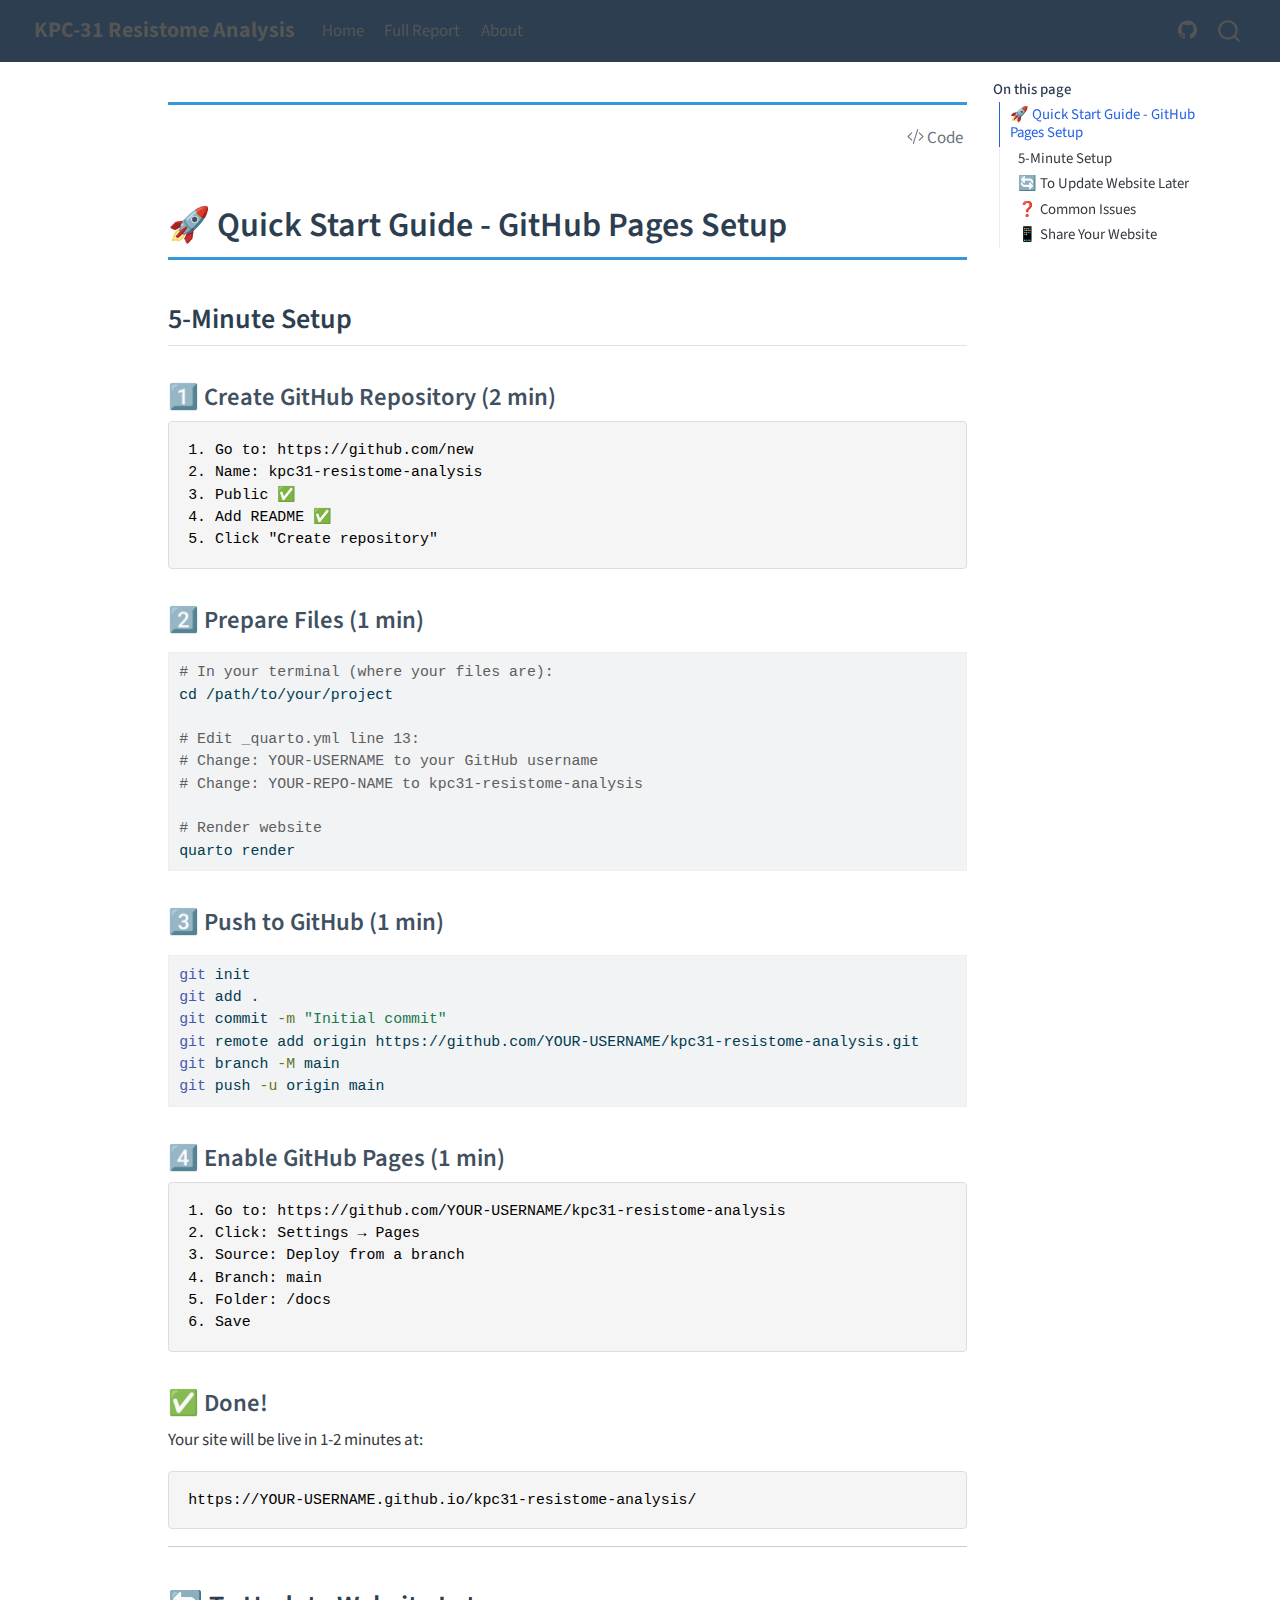
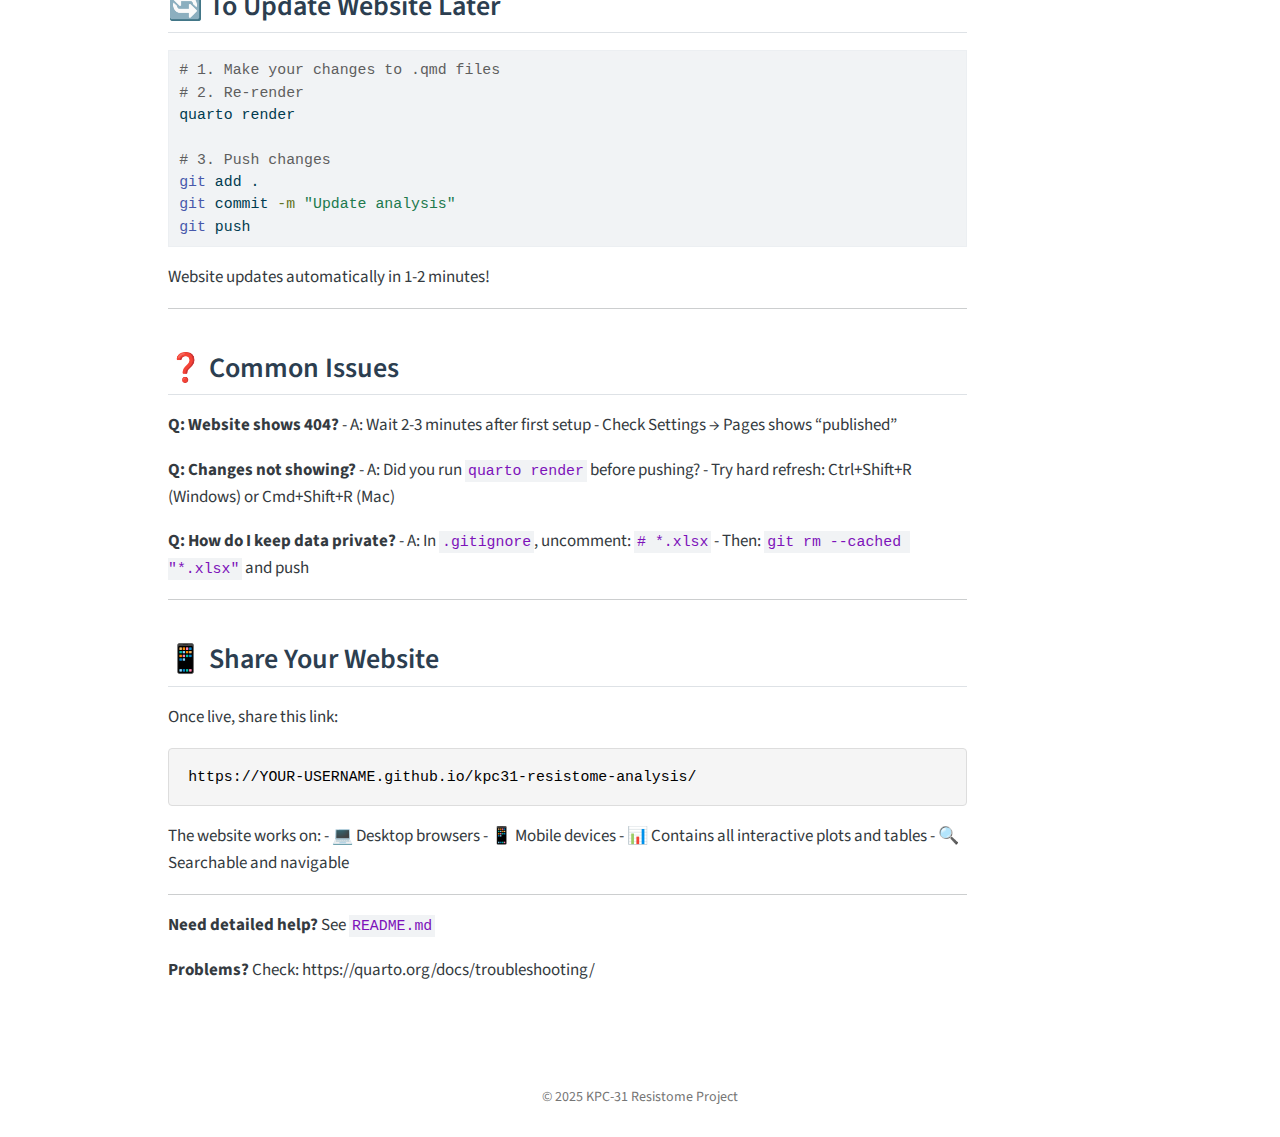
<file: docs/QUICKSTART.html>
<!DOCTYPE html>
<html xmlns="http://www.w3.org/1999/xhtml" lang="en" xml:lang="en"><head>

<meta charset="utf-8">
<meta name="generator" content="quarto-1.8.24">

<meta name="viewport" content="width=device-width, initial-scale=1.0, user-scalable=yes">


<title>quickstart – KPC-31 Resistome Analysis</title>
<style>
code{white-space: pre-wrap;}
span.smallcaps{font-variant: small-caps;}
div.columns{display: flex; gap: min(4vw, 1.5em);}
div.column{flex: auto; overflow-x: auto;}
div.hanging-indent{margin-left: 1.5em; text-indent: -1.5em;}
ul.task-list{list-style: none;}
ul.task-list li input[type="checkbox"] {
  width: 0.8em;
  margin: 0 0.8em 0.2em -1em; /* quarto-specific, see https://github.com/quarto-dev/quarto-cli/issues/4556 */ 
  vertical-align: middle;
}
/* CSS for syntax highlighting */
html { -webkit-text-size-adjust: 100%; }
pre > code.sourceCode { white-space: pre; position: relative; }
pre > code.sourceCode > span { display: inline-block; line-height: 1.25; }
pre > code.sourceCode > span:empty { height: 1.2em; }
.sourceCode { overflow: visible; }
code.sourceCode > span { color: inherit; text-decoration: inherit; }
div.sourceCode { margin: 1em 0; }
pre.sourceCode { margin: 0; }
@media screen {
div.sourceCode { overflow: auto; }
}
@media print {
pre > code.sourceCode { white-space: pre-wrap; }
pre > code.sourceCode > span { text-indent: -5em; padding-left: 5em; }
}
pre.numberSource code
  { counter-reset: source-line 0; }
pre.numberSource code > span
  { position: relative; left: -4em; counter-increment: source-line; }
pre.numberSource code > span > a:first-child::before
  { content: counter(source-line);
    position: relative; left: -1em; text-align: right; vertical-align: baseline;
    border: none; display: inline-block;
    -webkit-touch-callout: none; -webkit-user-select: none;
    -khtml-user-select: none; -moz-user-select: none;
    -ms-user-select: none; user-select: none;
    padding: 0 4px; width: 4em;
  }
pre.numberSource { margin-left: 3em;  padding-left: 4px; }
div.sourceCode
  {   }
@media screen {
pre > code.sourceCode > span > a:first-child::before { text-decoration: underline; }
}
</style>


<script src="site_libs/quarto-nav/quarto-nav.js"></script>
<script src="site_libs/quarto-nav/headroom.min.js"></script>
<script src="site_libs/clipboard/clipboard.min.js"></script>
<script src="site_libs/quarto-search/autocomplete.umd.js"></script>
<script src="site_libs/quarto-search/fuse.min.js"></script>
<script src="site_libs/quarto-search/quarto-search.js"></script>
<meta name="quarto:offset" content="./">
<script src="site_libs/quarto-html/quarto.js" type="module"></script>
<script src="site_libs/quarto-html/tabsets/tabsets.js" type="module"></script>
<script src="site_libs/quarto-html/axe/axe-check.js" type="module"></script>
<script src="site_libs/quarto-html/popper.min.js"></script>
<script src="site_libs/quarto-html/tippy.umd.min.js"></script>
<script src="site_libs/quarto-html/anchor.min.js"></script>
<link href="site_libs/quarto-html/tippy.css" rel="stylesheet">
<link href="site_libs/quarto-html/quarto-syntax-highlighting-dc55a5b9e770e841cd82e46aadbfb9b0.css" rel="stylesheet" id="quarto-text-highlighting-styles">
<script src="site_libs/bootstrap/bootstrap.min.js"></script>
<link href="site_libs/bootstrap/bootstrap-icons.css" rel="stylesheet">
<link href="site_libs/bootstrap/bootstrap-5b4ad623e5705c0698d39aec6f10cf02.min.css" rel="stylesheet" append-hash="true" id="quarto-bootstrap" data-mode="light">
<script id="quarto-search-options" type="application/json">{
  "location": "navbar",
  "copy-button": false,
  "collapse-after": 3,
  "panel-placement": "end",
  "type": "overlay",
  "limit": 50,
  "keyboard-shortcut": [
    "f",
    "/",
    "s"
  ],
  "show-item-context": false,
  "language": {
    "search-no-results-text": "No results",
    "search-matching-documents-text": "matching documents",
    "search-copy-link-title": "Copy link to search",
    "search-hide-matches-text": "Hide additional matches",
    "search-more-match-text": "more match in this document",
    "search-more-matches-text": "more matches in this document",
    "search-clear-button-title": "Clear",
    "search-text-placeholder": "",
    "search-detached-cancel-button-title": "Cancel",
    "search-submit-button-title": "Submit",
    "search-label": "Search"
  }
}</script>


<link rel="stylesheet" href="styles.css">
</head>

<body class="nav-fixed quarto-light">

<div id="quarto-search-results"></div>
  <header id="quarto-header" class="headroom fixed-top">
    <nav class="navbar navbar-expand-lg " data-bs-theme="dark">
      <div class="navbar-container container-fluid">
      <div class="navbar-brand-container mx-auto">
    <a href="./index.html" class="navbar-brand navbar-brand-logo">
    </a>
    <a class="navbar-brand" href="./index.html">
    <span class="navbar-title">KPC-31 Resistome Analysis</span>
    </a>
  </div>
            <div id="quarto-search" class="" title="Search"></div>
          <button class="navbar-toggler" type="button" data-bs-toggle="collapse" data-bs-target="#navbarCollapse" aria-controls="navbarCollapse" role="menu" aria-expanded="false" aria-label="Toggle navigation" onclick="if (window.quartoToggleHeadroom) { window.quartoToggleHeadroom(); }">
  <span class="navbar-toggler-icon"></span>
</button>
          <div class="collapse navbar-collapse" id="navbarCollapse">
            <ul class="navbar-nav navbar-nav-scroll me-auto">
  <li class="nav-item">
    <a class="nav-link" href="./index.html"> 
<span class="menu-text">Home</span></a>
  </li>  
  <li class="nav-item">
    <a class="nav-link" href="./resistome_genotype_phenotype_final.html"> 
<span class="menu-text">Full Report</span></a>
  </li>  
  <li class="nav-item">
    <a class="nav-link" href="./about.html"> 
<span class="menu-text">About</span></a>
  </li>  
</ul>
            <ul class="navbar-nav navbar-nav-scroll ms-auto">
  <li class="nav-item compact">
    <a class="nav-link" href="https://github.com/Russlewisbo/resistome"> <i class="bi bi-github" role="img">
</i> 
<span class="menu-text"></span></a>
  </li>  
</ul>
          </div> <!-- /navcollapse -->
            <div class="quarto-navbar-tools">
</div>
      </div> <!-- /container-fluid -->
    </nav>
</header>
<!-- content -->
<div id="quarto-content" class="quarto-container page-columns page-rows-contents page-layout-article page-navbar">
<!-- sidebar -->
<!-- margin-sidebar -->
    <div id="quarto-margin-sidebar" class="sidebar margin-sidebar">
        <nav id="TOC" role="doc-toc" class="toc-active">
    <h2 id="toc-title">On this page</h2>
   
  <ul>
  <li><a href="#quick-start-guide---github-pages-setup" id="toc-quick-start-guide---github-pages-setup" class="nav-link active" data-scroll-target="#quick-start-guide---github-pages-setup">🚀 Quick Start Guide - GitHub Pages Setup</a>
  <ul class="collapse">
  <li><a href="#minute-setup" id="toc-minute-setup" class="nav-link" data-scroll-target="#minute-setup">5-Minute Setup</a>
  <ul class="collapse">
  <li><a href="#create-github-repository-2-min" id="toc-create-github-repository-2-min" class="nav-link" data-scroll-target="#create-github-repository-2-min">1️⃣ Create GitHub Repository (2 min)</a></li>
  <li><a href="#prepare-files-1-min" id="toc-prepare-files-1-min" class="nav-link" data-scroll-target="#prepare-files-1-min">2️⃣ Prepare Files (1 min)</a></li>
  <li><a href="#push-to-github-1-min" id="toc-push-to-github-1-min" class="nav-link" data-scroll-target="#push-to-github-1-min">3️⃣ Push to GitHub (1 min)</a></li>
  <li><a href="#enable-github-pages-1-min" id="toc-enable-github-pages-1-min" class="nav-link" data-scroll-target="#enable-github-pages-1-min">4️⃣ Enable GitHub Pages (1 min)</a></li>
  <li><a href="#done" id="toc-done" class="nav-link" data-scroll-target="#done">✅ Done!</a></li>
  </ul></li>
  <li><a href="#to-update-website-later" id="toc-to-update-website-later" class="nav-link" data-scroll-target="#to-update-website-later">🔄 To Update Website Later</a></li>
  <li><a href="#common-issues" id="toc-common-issues" class="nav-link" data-scroll-target="#common-issues">❓ Common Issues</a></li>
  <li><a href="#share-your-website" id="toc-share-your-website" class="nav-link" data-scroll-target="#share-your-website">📱 Share Your Website</a></li>
  </ul></li>
  </ul>
</nav>
    </div>
<!-- main -->
<main class="content" id="quarto-document-content"><header id="title-block-header" class="quarto-title-block"><h1 class="title display-7"></h1></header><div class="quarto-title-block"><div class="quarto-title-tools-only"><button type="button" class="btn code-tools-button" id="quarto-code-tools-source"><i class="bi"></i> Code</button></div></div>




<section id="quick-start-guide---github-pages-setup" class="level1">
<h1>🚀 Quick Start Guide - GitHub Pages Setup</h1>
<section id="minute-setup" class="level2">
<h2 class="anchored" data-anchor-id="minute-setup">5-Minute Setup</h2>
<section id="create-github-repository-2-min" class="level3">
<h3 class="anchored" data-anchor-id="create-github-repository-2-min">1️⃣ Create GitHub Repository (2 min)</h3>
<pre><code>1. Go to: https://github.com/new
2. Name: kpc31-resistome-analysis
3. Public ✅
4. Add README ✅
5. Click "Create repository"</code></pre>
</section>
<section id="prepare-files-1-min" class="level3">
<h3 class="anchored" data-anchor-id="prepare-files-1-min">2️⃣ Prepare Files (1 min)</h3>
<div class="code-copy-outer-scaffold"><div class="sourceCode" id="cb2"><pre class="sourceCode bash code-with-copy"><code class="sourceCode bash"><span id="cb2-1"><a href="#cb2-1" aria-hidden="true" tabindex="-1"></a><span class="co"># In your terminal (where your files are):</span></span>
<span id="cb2-2"><a href="#cb2-2" aria-hidden="true" tabindex="-1"></a><span class="bu">cd</span> /path/to/your/project</span>
<span id="cb2-3"><a href="#cb2-3" aria-hidden="true" tabindex="-1"></a></span>
<span id="cb2-4"><a href="#cb2-4" aria-hidden="true" tabindex="-1"></a><span class="co"># Edit _quarto.yml line 13:</span></span>
<span id="cb2-5"><a href="#cb2-5" aria-hidden="true" tabindex="-1"></a><span class="co"># Change: YOUR-USERNAME to your GitHub username</span></span>
<span id="cb2-6"><a href="#cb2-6" aria-hidden="true" tabindex="-1"></a><span class="co"># Change: YOUR-REPO-NAME to kpc31-resistome-analysis</span></span>
<span id="cb2-7"><a href="#cb2-7" aria-hidden="true" tabindex="-1"></a></span>
<span id="cb2-8"><a href="#cb2-8" aria-hidden="true" tabindex="-1"></a><span class="co"># Render website</span></span>
<span id="cb2-9"><a href="#cb2-9" aria-hidden="true" tabindex="-1"></a><span class="ex">quarto</span> render</span></code></pre></div><button title="Copy to Clipboard" class="code-copy-button"><i class="bi"></i></button></div>
</section>
<section id="push-to-github-1-min" class="level3">
<h3 class="anchored" data-anchor-id="push-to-github-1-min">3️⃣ Push to GitHub (1 min)</h3>
<div class="code-copy-outer-scaffold"><div class="sourceCode" id="cb3"><pre class="sourceCode bash code-with-copy"><code class="sourceCode bash"><span id="cb3-1"><a href="#cb3-1" aria-hidden="true" tabindex="-1"></a><span class="fu">git</span> init</span>
<span id="cb3-2"><a href="#cb3-2" aria-hidden="true" tabindex="-1"></a><span class="fu">git</span> add .</span>
<span id="cb3-3"><a href="#cb3-3" aria-hidden="true" tabindex="-1"></a><span class="fu">git</span> commit <span class="at">-m</span> <span class="st">"Initial commit"</span></span>
<span id="cb3-4"><a href="#cb3-4" aria-hidden="true" tabindex="-1"></a><span class="fu">git</span> remote add origin https://github.com/YOUR-USERNAME/kpc31-resistome-analysis.git</span>
<span id="cb3-5"><a href="#cb3-5" aria-hidden="true" tabindex="-1"></a><span class="fu">git</span> branch <span class="at">-M</span> main</span>
<span id="cb3-6"><a href="#cb3-6" aria-hidden="true" tabindex="-1"></a><span class="fu">git</span> push <span class="at">-u</span> origin main</span></code></pre></div><button title="Copy to Clipboard" class="code-copy-button"><i class="bi"></i></button></div>
</section>
<section id="enable-github-pages-1-min" class="level3">
<h3 class="anchored" data-anchor-id="enable-github-pages-1-min">4️⃣ Enable GitHub Pages (1 min)</h3>
<pre><code>1. Go to: https://github.com/YOUR-USERNAME/kpc31-resistome-analysis
2. Click: Settings → Pages
3. Source: Deploy from a branch
4. Branch: main
5. Folder: /docs
6. Save</code></pre>
</section>
<section id="done" class="level3">
<h3 class="anchored" data-anchor-id="done">✅ Done!</h3>
<p>Your site will be live in 1-2 minutes at:</p>
<pre><code>https://YOUR-USERNAME.github.io/kpc31-resistome-analysis/</code></pre>
<hr>
</section>
</section>
<section id="to-update-website-later" class="level2">
<h2 class="anchored" data-anchor-id="to-update-website-later">🔄 To Update Website Later</h2>
<div class="code-copy-outer-scaffold"><div class="sourceCode" id="cb6"><pre class="sourceCode bash code-with-copy"><code class="sourceCode bash"><span id="cb6-1"><a href="#cb6-1" aria-hidden="true" tabindex="-1"></a><span class="co"># 1. Make your changes to .qmd files</span></span>
<span id="cb6-2"><a href="#cb6-2" aria-hidden="true" tabindex="-1"></a><span class="co"># 2. Re-render</span></span>
<span id="cb6-3"><a href="#cb6-3" aria-hidden="true" tabindex="-1"></a><span class="ex">quarto</span> render</span>
<span id="cb6-4"><a href="#cb6-4" aria-hidden="true" tabindex="-1"></a></span>
<span id="cb6-5"><a href="#cb6-5" aria-hidden="true" tabindex="-1"></a><span class="co"># 3. Push changes</span></span>
<span id="cb6-6"><a href="#cb6-6" aria-hidden="true" tabindex="-1"></a><span class="fu">git</span> add .</span>
<span id="cb6-7"><a href="#cb6-7" aria-hidden="true" tabindex="-1"></a><span class="fu">git</span> commit <span class="at">-m</span> <span class="st">"Update analysis"</span></span>
<span id="cb6-8"><a href="#cb6-8" aria-hidden="true" tabindex="-1"></a><span class="fu">git</span> push</span></code></pre></div><button title="Copy to Clipboard" class="code-copy-button"><i class="bi"></i></button></div>
<p>Website updates automatically in 1-2 minutes!</p>
<hr>
</section>
<section id="common-issues" class="level2">
<h2 class="anchored" data-anchor-id="common-issues">❓ Common Issues</h2>
<p><strong>Q: Website shows 404?</strong> - A: Wait 2-3 minutes after first setup - Check Settings → Pages shows “published”</p>
<p><strong>Q: Changes not showing?</strong> - A: Did you run <code>quarto render</code> before pushing? - Try hard refresh: Ctrl+Shift+R (Windows) or Cmd+Shift+R (Mac)</p>
<p><strong>Q: How do I keep data private?</strong> - A: In <code>.gitignore</code>, uncomment: <code># *.xlsx</code> - Then: <code>git rm --cached "*.xlsx"</code> and push</p>
<hr>
</section>
<section id="share-your-website" class="level2">
<h2 class="anchored" data-anchor-id="share-your-website">📱 Share Your Website</h2>
<p>Once live, share this link:</p>
<pre><code>https://YOUR-USERNAME.github.io/kpc31-resistome-analysis/</code></pre>
<p>The website works on: - 💻 Desktop browsers - 📱 Mobile devices - 📊 Contains all interactive plots and tables - 🔍 Searchable and navigable</p>
<hr>
<p><strong>Need detailed help?</strong> See <code>README.md</code></p>
<p><strong>Problems?</strong> Check: https://quarto.org/docs/troubleshooting/</p>


<!-- -->

</section>
</section>

</main> <!-- /main -->
<script id="quarto-html-after-body" type="application/javascript">
  window.document.addEventListener("DOMContentLoaded", function (event) {
    const icon = "";
    const anchorJS = new window.AnchorJS();
    anchorJS.options = {
      placement: 'right',
      icon: icon
    };
    anchorJS.add('.anchored');
    const isCodeAnnotation = (el) => {
      for (const clz of el.classList) {
        if (clz.startsWith('code-annotation-')) {                     
          return true;
        }
      }
      return false;
    }
    const onCopySuccess = function(e) {
      // button target
      const button = e.trigger;
      // don't keep focus
      button.blur();
      // flash "checked"
      button.classList.add('code-copy-button-checked');
      var currentTitle = button.getAttribute("title");
      button.setAttribute("title", "Copied!");
      let tooltip;
      if (window.bootstrap) {
        button.setAttribute("data-bs-toggle", "tooltip");
        button.setAttribute("data-bs-placement", "left");
        button.setAttribute("data-bs-title", "Copied!");
        tooltip = new bootstrap.Tooltip(button, 
          { trigger: "manual", 
            customClass: "code-copy-button-tooltip",
            offset: [0, -8]});
        tooltip.show();    
      }
      setTimeout(function() {
        if (tooltip) {
          tooltip.hide();
          button.removeAttribute("data-bs-title");
          button.removeAttribute("data-bs-toggle");
          button.removeAttribute("data-bs-placement");
        }
        button.setAttribute("title", currentTitle);
        button.classList.remove('code-copy-button-checked');
      }, 1000);
      // clear code selection
      e.clearSelection();
    }
    const getTextToCopy = function(trigger) {
      const outerScaffold = trigger.parentElement.cloneNode(true);
      const codeEl = outerScaffold.querySelector('code');
      for (const childEl of codeEl.children) {
        if (isCodeAnnotation(childEl)) {
          childEl.remove();
        }
      }
      return codeEl.innerText;
    }
    const clipboard = new window.ClipboardJS('.code-copy-button:not([data-in-quarto-modal])', {
      text: getTextToCopy
    });
    clipboard.on('success', onCopySuccess);
    if (window.document.getElementById('quarto-embedded-source-code-modal')) {
      const clipboardModal = new window.ClipboardJS('.code-copy-button[data-in-quarto-modal]', {
        text: getTextToCopy,
        container: window.document.getElementById('quarto-embedded-source-code-modal')
      });
      clipboardModal.on('success', onCopySuccess);
    }
    const viewSource = window.document.getElementById('quarto-view-source') ||
                       window.document.getElementById('quarto-code-tools-source');
    if (viewSource) {
      const sourceUrl = viewSource.getAttribute("data-quarto-source-url");
      viewSource.addEventListener("click", function(e) {
        if (sourceUrl) {
          // rstudio viewer pane
          if (/\bcapabilities=\b/.test(window.location)) {
            window.open(sourceUrl);
          } else {
            window.location.href = sourceUrl;
          }
        } else {
          const modal = new bootstrap.Modal(document.getElementById('quarto-embedded-source-code-modal'));
          modal.show();
        }
        return false;
      });
    }
    function toggleCodeHandler(show) {
      return function(e) {
        const detailsSrc = window.document.querySelectorAll(".cell > details > .sourceCode");
        for (let i=0; i<detailsSrc.length; i++) {
          const details = detailsSrc[i].parentElement;
          if (show) {
            details.open = true;
          } else {
            details.removeAttribute("open");
          }
        }
        const cellCodeDivs = window.document.querySelectorAll(".cell > .sourceCode");
        const fromCls = show ? "hidden" : "unhidden";
        const toCls = show ? "unhidden" : "hidden";
        for (let i=0; i<cellCodeDivs.length; i++) {
          const codeDiv = cellCodeDivs[i];
          if (codeDiv.classList.contains(fromCls)) {
            codeDiv.classList.remove(fromCls);
            codeDiv.classList.add(toCls);
          } 
        }
        return false;
      }
    }
    const hideAllCode = window.document.getElementById("quarto-hide-all-code");
    if (hideAllCode) {
      hideAllCode.addEventListener("click", toggleCodeHandler(false));
    }
    const showAllCode = window.document.getElementById("quarto-show-all-code");
    if (showAllCode) {
      showAllCode.addEventListener("click", toggleCodeHandler(true));
    }
      var localhostRegex = new RegExp(/^(?:http|https):\/\/localhost\:?[0-9]*\//);
      var mailtoRegex = new RegExp(/^mailto:/);
        var filterRegex = new RegExp('/' + window.location.host + '/');
      var isInternal = (href) => {
          return filterRegex.test(href) || localhostRegex.test(href) || mailtoRegex.test(href);
      }
      // Inspect non-navigation links and adorn them if external
     var links = window.document.querySelectorAll('a[href]:not(.nav-link):not(.navbar-brand):not(.toc-action):not(.sidebar-link):not(.sidebar-item-toggle):not(.pagination-link):not(.no-external):not([aria-hidden]):not(.dropdown-item):not(.quarto-navigation-tool):not(.about-link)');
      for (var i=0; i<links.length; i++) {
        const link = links[i];
        if (!isInternal(link.href)) {
          // undo the damage that might have been done by quarto-nav.js in the case of
          // links that we want to consider external
          if (link.dataset.originalHref !== undefined) {
            link.href = link.dataset.originalHref;
          }
        }
      }
    function tippyHover(el, contentFn, onTriggerFn, onUntriggerFn) {
      const config = {
        allowHTML: true,
        maxWidth: 500,
        delay: 100,
        arrow: false,
        appendTo: function(el) {
            return el.parentElement;
        },
        interactive: true,
        interactiveBorder: 10,
        theme: 'quarto',
        placement: 'bottom-start',
      };
      if (contentFn) {
        config.content = contentFn;
      }
      if (onTriggerFn) {
        config.onTrigger = onTriggerFn;
      }
      if (onUntriggerFn) {
        config.onUntrigger = onUntriggerFn;
      }
      window.tippy(el, config); 
    }
    const noterefs = window.document.querySelectorAll('a[role="doc-noteref"]');
    for (var i=0; i<noterefs.length; i++) {
      const ref = noterefs[i];
      tippyHover(ref, function() {
        // use id or data attribute instead here
        let href = ref.getAttribute('data-footnote-href') || ref.getAttribute('href');
        try { href = new URL(href).hash; } catch {}
        const id = href.replace(/^#\/?/, "");
        const note = window.document.getElementById(id);
        if (note) {
          return note.innerHTML;
        } else {
          return "";
        }
      });
    }
    const xrefs = window.document.querySelectorAll('a.quarto-xref');
    const processXRef = (id, note) => {
      // Strip column container classes
      const stripColumnClz = (el) => {
        el.classList.remove("page-full", "page-columns");
        if (el.children) {
          for (const child of el.children) {
            stripColumnClz(child);
          }
        }
      }
      stripColumnClz(note)
      if (id === null || id.startsWith('sec-')) {
        // Special case sections, only their first couple elements
        const container = document.createElement("div");
        if (note.children && note.children.length > 2) {
          container.appendChild(note.children[0].cloneNode(true));
          for (let i = 1; i < note.children.length; i++) {
            const child = note.children[i];
            if (child.tagName === "P" && child.innerText === "") {
              continue;
            } else {
              container.appendChild(child.cloneNode(true));
              break;
            }
          }
          if (window.Quarto?.typesetMath) {
            window.Quarto.typesetMath(container);
          }
          return container.innerHTML
        } else {
          if (window.Quarto?.typesetMath) {
            window.Quarto.typesetMath(note);
          }
          return note.innerHTML;
        }
      } else {
        // Remove any anchor links if they are present
        const anchorLink = note.querySelector('a.anchorjs-link');
        if (anchorLink) {
          anchorLink.remove();
        }
        if (window.Quarto?.typesetMath) {
          window.Quarto.typesetMath(note);
        }
        if (note.classList.contains("callout")) {
          return note.outerHTML;
        } else {
          return note.innerHTML;
        }
      }
    }
    for (var i=0; i<xrefs.length; i++) {
      const xref = xrefs[i];
      tippyHover(xref, undefined, function(instance) {
        instance.disable();
        let url = xref.getAttribute('href');
        let hash = undefined; 
        if (url.startsWith('#')) {
          hash = url;
        } else {
          try { hash = new URL(url).hash; } catch {}
        }
        if (hash) {
          const id = hash.replace(/^#\/?/, "");
          const note = window.document.getElementById(id);
          if (note !== null) {
            try {
              const html = processXRef(id, note.cloneNode(true));
              instance.setContent(html);
            } finally {
              instance.enable();
              instance.show();
            }
          } else {
            // See if we can fetch this
            fetch(url.split('#')[0])
            .then(res => res.text())
            .then(html => {
              const parser = new DOMParser();
              const htmlDoc = parser.parseFromString(html, "text/html");
              const note = htmlDoc.getElementById(id);
              if (note !== null) {
                const html = processXRef(id, note);
                instance.setContent(html);
              } 
            }).finally(() => {
              instance.enable();
              instance.show();
            });
          }
        } else {
          // See if we can fetch a full url (with no hash to target)
          // This is a special case and we should probably do some content thinning / targeting
          fetch(url)
          .then(res => res.text())
          .then(html => {
            const parser = new DOMParser();
            const htmlDoc = parser.parseFromString(html, "text/html");
            const note = htmlDoc.querySelector('main.content');
            if (note !== null) {
              // This should only happen for chapter cross references
              // (since there is no id in the URL)
              // remove the first header
              if (note.children.length > 0 && note.children[0].tagName === "HEADER") {
                note.children[0].remove();
              }
              const html = processXRef(null, note);
              instance.setContent(html);
            } 
          }).finally(() => {
            instance.enable();
            instance.show();
          });
        }
      }, function(instance) {
      });
    }
        let selectedAnnoteEl;
        const selectorForAnnotation = ( cell, annotation) => {
          let cellAttr = 'data-code-cell="' + cell + '"';
          let lineAttr = 'data-code-annotation="' +  annotation + '"';
          const selector = 'span[' + cellAttr + '][' + lineAttr + ']';
          return selector;
        }
        const selectCodeLines = (annoteEl) => {
          const doc = window.document;
          const targetCell = annoteEl.getAttribute("data-target-cell");
          const targetAnnotation = annoteEl.getAttribute("data-target-annotation");
          const annoteSpan = window.document.querySelector(selectorForAnnotation(targetCell, targetAnnotation));
          const lines = annoteSpan.getAttribute("data-code-lines").split(",");
          const lineIds = lines.map((line) => {
            return targetCell + "-" + line;
          })
          let top = null;
          let height = null;
          let parent = null;
          if (lineIds.length > 0) {
              //compute the position of the single el (top and bottom and make a div)
              const el = window.document.getElementById(lineIds[0]);
              top = el.offsetTop;
              height = el.offsetHeight;
              parent = el.parentElement.parentElement;
            if (lineIds.length > 1) {
              const lastEl = window.document.getElementById(lineIds[lineIds.length - 1]);
              const bottom = lastEl.offsetTop + lastEl.offsetHeight;
              height = bottom - top;
            }
            if (top !== null && height !== null && parent !== null) {
              // cook up a div (if necessary) and position it 
              let div = window.document.getElementById("code-annotation-line-highlight");
              if (div === null) {
                div = window.document.createElement("div");
                div.setAttribute("id", "code-annotation-line-highlight");
                div.style.position = 'absolute';
                parent.appendChild(div);
              }
              div.style.top = top - 2 + "px";
              div.style.height = height + 4 + "px";
              div.style.left = 0;
              let gutterDiv = window.document.getElementById("code-annotation-line-highlight-gutter");
              if (gutterDiv === null) {
                gutterDiv = window.document.createElement("div");
                gutterDiv.setAttribute("id", "code-annotation-line-highlight-gutter");
                gutterDiv.style.position = 'absolute';
                const codeCell = window.document.getElementById(targetCell);
                const gutter = codeCell.querySelector('.code-annotation-gutter');
                gutter.appendChild(gutterDiv);
              }
              gutterDiv.style.top = top - 2 + "px";
              gutterDiv.style.height = height + 4 + "px";
            }
            selectedAnnoteEl = annoteEl;
          }
        };
        const unselectCodeLines = () => {
          const elementsIds = ["code-annotation-line-highlight", "code-annotation-line-highlight-gutter"];
          elementsIds.forEach((elId) => {
            const div = window.document.getElementById(elId);
            if (div) {
              div.remove();
            }
          });
          selectedAnnoteEl = undefined;
        };
          // Handle positioning of the toggle
      window.addEventListener(
        "resize",
        throttle(() => {
          elRect = undefined;
          if (selectedAnnoteEl) {
            selectCodeLines(selectedAnnoteEl);
          }
        }, 10)
      );
      function throttle(fn, ms) {
      let throttle = false;
      let timer;
        return (...args) => {
          if(!throttle) { // first call gets through
              fn.apply(this, args);
              throttle = true;
          } else { // all the others get throttled
              if(timer) clearTimeout(timer); // cancel #2
              timer = setTimeout(() => {
                fn.apply(this, args);
                timer = throttle = false;
              }, ms);
          }
        };
      }
        // Attach click handler to the DT
        const annoteDls = window.document.querySelectorAll('dt[data-target-cell]');
        for (const annoteDlNode of annoteDls) {
          annoteDlNode.addEventListener('click', (event) => {
            const clickedEl = event.target;
            if (clickedEl !== selectedAnnoteEl) {
              unselectCodeLines();
              const activeEl = window.document.querySelector('dt[data-target-cell].code-annotation-active');
              if (activeEl) {
                activeEl.classList.remove('code-annotation-active');
              }
              selectCodeLines(clickedEl);
              clickedEl.classList.add('code-annotation-active');
            } else {
              // Unselect the line
              unselectCodeLines();
              clickedEl.classList.remove('code-annotation-active');
            }
          });
        }
    const findCites = (el) => {
      const parentEl = el.parentElement;
      if (parentEl) {
        const cites = parentEl.dataset.cites;
        if (cites) {
          return {
            el,
            cites: cites.split(' ')
          };
        } else {
          return findCites(el.parentElement)
        }
      } else {
        return undefined;
      }
    };
    var bibliorefs = window.document.querySelectorAll('a[role="doc-biblioref"]');
    for (var i=0; i<bibliorefs.length; i++) {
      const ref = bibliorefs[i];
      const citeInfo = findCites(ref);
      if (citeInfo) {
        tippyHover(citeInfo.el, function() {
          var popup = window.document.createElement('div');
          citeInfo.cites.forEach(function(cite) {
            var citeDiv = window.document.createElement('div');
            citeDiv.classList.add('hanging-indent');
            citeDiv.classList.add('csl-entry');
            var biblioDiv = window.document.getElementById('ref-' + cite);
            if (biblioDiv) {
              citeDiv.innerHTML = biblioDiv.innerHTML;
            }
            popup.appendChild(citeDiv);
          });
          return popup.innerHTML;
        });
      }
    }
  });
  </script><div class="modal fade" id="quarto-embedded-source-code-modal" tabindex="-1" aria-labelledby="quarto-embedded-source-code-modal-label" aria-hidden="true"><div class="modal-dialog modal-dialog-scrollable"><div class="modal-content"><div class="modal-header"><h5 class="modal-title" id="quarto-embedded-source-code-modal-label">Source Code</h5><button class="btn-close" data-bs-dismiss="modal"></button></div><div class="modal-body"><div class="">
<div class="code-copy-outer-scaffold"><div class="sourceCode" id="cb8" data-shortcodes="false"><pre class="sourceCode markdown code-with-copy"><code class="sourceCode markdown"><span id="cb8-1"><a href="#cb8-1" aria-hidden="true" tabindex="-1"></a><span class="fu"># 🚀 Quick Start Guide - GitHub Pages Setup</span></span>
<span id="cb8-2"><a href="#cb8-2" aria-hidden="true" tabindex="-1"></a></span>
<span id="cb8-3"><a href="#cb8-3" aria-hidden="true" tabindex="-1"></a><span class="fu">## 5-Minute Setup</span></span>
<span id="cb8-4"><a href="#cb8-4" aria-hidden="true" tabindex="-1"></a></span>
<span id="cb8-5"><a href="#cb8-5" aria-hidden="true" tabindex="-1"></a><span class="fu">### 1️⃣ Create GitHub Repository (2 min)</span></span>
<span id="cb8-6"><a href="#cb8-6" aria-hidden="true" tabindex="-1"></a><span class="in">```</span></span>
<span id="cb8-7"><a href="#cb8-7" aria-hidden="true" tabindex="-1"></a><span class="in">1. Go to: https://github.com/new</span></span>
<span id="cb8-8"><a href="#cb8-8" aria-hidden="true" tabindex="-1"></a><span class="in">2. Name: kpc31-resistome-analysis</span></span>
<span id="cb8-9"><a href="#cb8-9" aria-hidden="true" tabindex="-1"></a><span class="in">3. Public ✅</span></span>
<span id="cb8-10"><a href="#cb8-10" aria-hidden="true" tabindex="-1"></a><span class="in">4. Add README ✅</span></span>
<span id="cb8-11"><a href="#cb8-11" aria-hidden="true" tabindex="-1"></a><span class="in">5. Click "Create repository"</span></span>
<span id="cb8-12"><a href="#cb8-12" aria-hidden="true" tabindex="-1"></a><span class="in">```</span></span>
<span id="cb8-13"><a href="#cb8-13" aria-hidden="true" tabindex="-1"></a></span>
<span id="cb8-14"><a href="#cb8-14" aria-hidden="true" tabindex="-1"></a><span class="fu">### 2️⃣ Prepare Files (1 min)</span></span>
<span id="cb8-15"><a href="#cb8-15" aria-hidden="true" tabindex="-1"></a><span class="in">```bash</span></span>
<span id="cb8-16"><a href="#cb8-16" aria-hidden="true" tabindex="-1"></a><span class="co"># In your terminal (where your files are):</span></span>
<span id="cb8-17"><a href="#cb8-17" aria-hidden="true" tabindex="-1"></a><span class="bu">cd</span> /path/to/your/project</span>
<span id="cb8-18"><a href="#cb8-18" aria-hidden="true" tabindex="-1"></a></span>
<span id="cb8-19"><a href="#cb8-19" aria-hidden="true" tabindex="-1"></a><span class="co"># Edit _quarto.yml line 13:</span></span>
<span id="cb8-20"><a href="#cb8-20" aria-hidden="true" tabindex="-1"></a><span class="co"># Change: YOUR-USERNAME to your GitHub username</span></span>
<span id="cb8-21"><a href="#cb8-21" aria-hidden="true" tabindex="-1"></a><span class="co"># Change: YOUR-REPO-NAME to kpc31-resistome-analysis</span></span>
<span id="cb8-22"><a href="#cb8-22" aria-hidden="true" tabindex="-1"></a></span>
<span id="cb8-23"><a href="#cb8-23" aria-hidden="true" tabindex="-1"></a><span class="co"># Render website</span></span>
<span id="cb8-24"><a href="#cb8-24" aria-hidden="true" tabindex="-1"></a><span class="ex">quarto</span> render</span>
<span id="cb8-25"><a href="#cb8-25" aria-hidden="true" tabindex="-1"></a><span class="in">```</span></span>
<span id="cb8-26"><a href="#cb8-26" aria-hidden="true" tabindex="-1"></a></span>
<span id="cb8-27"><a href="#cb8-27" aria-hidden="true" tabindex="-1"></a><span class="fu">### 3️⃣ Push to GitHub (1 min)</span></span>
<span id="cb8-28"><a href="#cb8-28" aria-hidden="true" tabindex="-1"></a><span class="in">```bash</span></span>
<span id="cb8-29"><a href="#cb8-29" aria-hidden="true" tabindex="-1"></a><span class="fu">git</span> init</span>
<span id="cb8-30"><a href="#cb8-30" aria-hidden="true" tabindex="-1"></a><span class="fu">git</span> add .</span>
<span id="cb8-31"><a href="#cb8-31" aria-hidden="true" tabindex="-1"></a><span class="fu">git</span> commit <span class="at">-m</span> <span class="st">"Initial commit"</span></span>
<span id="cb8-32"><a href="#cb8-32" aria-hidden="true" tabindex="-1"></a><span class="fu">git</span> remote add origin https://github.com/YOUR-USERNAME/kpc31-resistome-analysis.git</span>
<span id="cb8-33"><a href="#cb8-33" aria-hidden="true" tabindex="-1"></a><span class="fu">git</span> branch <span class="at">-M</span> main</span>
<span id="cb8-34"><a href="#cb8-34" aria-hidden="true" tabindex="-1"></a><span class="fu">git</span> push <span class="at">-u</span> origin main</span>
<span id="cb8-35"><a href="#cb8-35" aria-hidden="true" tabindex="-1"></a><span class="in">```</span></span>
<span id="cb8-36"><a href="#cb8-36" aria-hidden="true" tabindex="-1"></a></span>
<span id="cb8-37"><a href="#cb8-37" aria-hidden="true" tabindex="-1"></a><span class="fu">### 4️⃣ Enable GitHub Pages (1 min)</span></span>
<span id="cb8-38"><a href="#cb8-38" aria-hidden="true" tabindex="-1"></a><span class="in">```</span></span>
<span id="cb8-39"><a href="#cb8-39" aria-hidden="true" tabindex="-1"></a><span class="in">1. Go to: https://github.com/YOUR-USERNAME/kpc31-resistome-analysis</span></span>
<span id="cb8-40"><a href="#cb8-40" aria-hidden="true" tabindex="-1"></a><span class="in">2. Click: Settings → Pages</span></span>
<span id="cb8-41"><a href="#cb8-41" aria-hidden="true" tabindex="-1"></a><span class="in">3. Source: Deploy from a branch</span></span>
<span id="cb8-42"><a href="#cb8-42" aria-hidden="true" tabindex="-1"></a><span class="in">4. Branch: main</span></span>
<span id="cb8-43"><a href="#cb8-43" aria-hidden="true" tabindex="-1"></a><span class="in">5. Folder: /docs</span></span>
<span id="cb8-44"><a href="#cb8-44" aria-hidden="true" tabindex="-1"></a><span class="in">6. Save</span></span>
<span id="cb8-45"><a href="#cb8-45" aria-hidden="true" tabindex="-1"></a><span class="in">```</span></span>
<span id="cb8-46"><a href="#cb8-46" aria-hidden="true" tabindex="-1"></a></span>
<span id="cb8-47"><a href="#cb8-47" aria-hidden="true" tabindex="-1"></a><span class="fu">### ✅ Done!</span></span>
<span id="cb8-48"><a href="#cb8-48" aria-hidden="true" tabindex="-1"></a>Your site will be live in 1-2 minutes at:</span>
<span id="cb8-49"><a href="#cb8-49" aria-hidden="true" tabindex="-1"></a><span class="in">```</span></span>
<span id="cb8-50"><a href="#cb8-50" aria-hidden="true" tabindex="-1"></a><span class="in">https://YOUR-USERNAME.github.io/kpc31-resistome-analysis/</span></span>
<span id="cb8-51"><a href="#cb8-51" aria-hidden="true" tabindex="-1"></a><span class="in">```</span></span>
<span id="cb8-52"><a href="#cb8-52" aria-hidden="true" tabindex="-1"></a></span>
<span id="cb8-53"><a href="#cb8-53" aria-hidden="true" tabindex="-1"></a>---</span>
<span id="cb8-54"><a href="#cb8-54" aria-hidden="true" tabindex="-1"></a></span>
<span id="cb8-55"><a href="#cb8-55" aria-hidden="true" tabindex="-1"></a><span class="fu">## 🔄 To Update Website Later</span></span>
<span id="cb8-56"><a href="#cb8-56" aria-hidden="true" tabindex="-1"></a></span>
<span id="cb8-57"><a href="#cb8-57" aria-hidden="true" tabindex="-1"></a><span class="in">```bash</span></span>
<span id="cb8-58"><a href="#cb8-58" aria-hidden="true" tabindex="-1"></a><span class="co"># 1. Make your changes to .qmd files</span></span>
<span id="cb8-59"><a href="#cb8-59" aria-hidden="true" tabindex="-1"></a><span class="co"># 2. Re-render</span></span>
<span id="cb8-60"><a href="#cb8-60" aria-hidden="true" tabindex="-1"></a><span class="ex">quarto</span> render</span>
<span id="cb8-61"><a href="#cb8-61" aria-hidden="true" tabindex="-1"></a></span>
<span id="cb8-62"><a href="#cb8-62" aria-hidden="true" tabindex="-1"></a><span class="co"># 3. Push changes</span></span>
<span id="cb8-63"><a href="#cb8-63" aria-hidden="true" tabindex="-1"></a><span class="fu">git</span> add .</span>
<span id="cb8-64"><a href="#cb8-64" aria-hidden="true" tabindex="-1"></a><span class="fu">git</span> commit <span class="at">-m</span> <span class="st">"Update analysis"</span></span>
<span id="cb8-65"><a href="#cb8-65" aria-hidden="true" tabindex="-1"></a><span class="fu">git</span> push</span>
<span id="cb8-66"><a href="#cb8-66" aria-hidden="true" tabindex="-1"></a><span class="in">```</span></span>
<span id="cb8-67"><a href="#cb8-67" aria-hidden="true" tabindex="-1"></a></span>
<span id="cb8-68"><a href="#cb8-68" aria-hidden="true" tabindex="-1"></a>Website updates automatically in 1-2 minutes!</span>
<span id="cb8-69"><a href="#cb8-69" aria-hidden="true" tabindex="-1"></a></span>
<span id="cb8-70"><a href="#cb8-70" aria-hidden="true" tabindex="-1"></a>---</span>
<span id="cb8-71"><a href="#cb8-71" aria-hidden="true" tabindex="-1"></a></span>
<span id="cb8-72"><a href="#cb8-72" aria-hidden="true" tabindex="-1"></a><span class="fu">## ❓ Common Issues</span></span>
<span id="cb8-73"><a href="#cb8-73" aria-hidden="true" tabindex="-1"></a></span>
<span id="cb8-74"><a href="#cb8-74" aria-hidden="true" tabindex="-1"></a>**Q: Website shows 404?**</span>
<span id="cb8-75"><a href="#cb8-75" aria-hidden="true" tabindex="-1"></a><span class="ss">- </span>A: Wait 2-3 minutes after first setup</span>
<span id="cb8-76"><a href="#cb8-76" aria-hidden="true" tabindex="-1"></a><span class="ss">- </span>Check Settings → Pages shows "published"</span>
<span id="cb8-77"><a href="#cb8-77" aria-hidden="true" tabindex="-1"></a></span>
<span id="cb8-78"><a href="#cb8-78" aria-hidden="true" tabindex="-1"></a>**Q: Changes not showing?**</span>
<span id="cb8-79"><a href="#cb8-79" aria-hidden="true" tabindex="-1"></a><span class="ss">- </span>A: Did you run <span class="in">`quarto render`</span> before pushing?</span>
<span id="cb8-80"><a href="#cb8-80" aria-hidden="true" tabindex="-1"></a><span class="ss">- </span>Try hard refresh: Ctrl+Shift+R (Windows) or Cmd+Shift+R (Mac)</span>
<span id="cb8-81"><a href="#cb8-81" aria-hidden="true" tabindex="-1"></a></span>
<span id="cb8-82"><a href="#cb8-82" aria-hidden="true" tabindex="-1"></a>**Q: How do I keep data private?**</span>
<span id="cb8-83"><a href="#cb8-83" aria-hidden="true" tabindex="-1"></a><span class="ss">- </span>A: In <span class="in">`.gitignore`</span>, uncomment: <span class="in">`# *.xlsx`</span></span>
<span id="cb8-84"><a href="#cb8-84" aria-hidden="true" tabindex="-1"></a><span class="ss">- </span>Then: <span class="in">`git rm --cached "*.xlsx"`</span> and push</span>
<span id="cb8-85"><a href="#cb8-85" aria-hidden="true" tabindex="-1"></a></span>
<span id="cb8-86"><a href="#cb8-86" aria-hidden="true" tabindex="-1"></a>---</span>
<span id="cb8-87"><a href="#cb8-87" aria-hidden="true" tabindex="-1"></a></span>
<span id="cb8-88"><a href="#cb8-88" aria-hidden="true" tabindex="-1"></a><span class="fu">## 📱 Share Your Website</span></span>
<span id="cb8-89"><a href="#cb8-89" aria-hidden="true" tabindex="-1"></a></span>
<span id="cb8-90"><a href="#cb8-90" aria-hidden="true" tabindex="-1"></a>Once live, share this link:</span>
<span id="cb8-91"><a href="#cb8-91" aria-hidden="true" tabindex="-1"></a><span class="in">```</span></span>
<span id="cb8-92"><a href="#cb8-92" aria-hidden="true" tabindex="-1"></a><span class="in">https://YOUR-USERNAME.github.io/kpc31-resistome-analysis/</span></span>
<span id="cb8-93"><a href="#cb8-93" aria-hidden="true" tabindex="-1"></a><span class="in">```</span></span>
<span id="cb8-94"><a href="#cb8-94" aria-hidden="true" tabindex="-1"></a></span>
<span id="cb8-95"><a href="#cb8-95" aria-hidden="true" tabindex="-1"></a>The website works on:</span>
<span id="cb8-96"><a href="#cb8-96" aria-hidden="true" tabindex="-1"></a><span class="ss">- </span>💻 Desktop browsers</span>
<span id="cb8-97"><a href="#cb8-97" aria-hidden="true" tabindex="-1"></a><span class="ss">- </span>📱 Mobile devices</span>
<span id="cb8-98"><a href="#cb8-98" aria-hidden="true" tabindex="-1"></a><span class="ss">- </span>📊 Contains all interactive plots and tables</span>
<span id="cb8-99"><a href="#cb8-99" aria-hidden="true" tabindex="-1"></a><span class="ss">- </span>🔍 Searchable and navigable</span>
<span id="cb8-100"><a href="#cb8-100" aria-hidden="true" tabindex="-1"></a></span>
<span id="cb8-101"><a href="#cb8-101" aria-hidden="true" tabindex="-1"></a>---</span>
<span id="cb8-102"><a href="#cb8-102" aria-hidden="true" tabindex="-1"></a></span>
<span id="cb8-103"><a href="#cb8-103" aria-hidden="true" tabindex="-1"></a>**Need detailed help?** See <span class="in">`README.md`</span></span>
<span id="cb8-104"><a href="#cb8-104" aria-hidden="true" tabindex="-1"></a></span>
<span id="cb8-105"><a href="#cb8-105" aria-hidden="true" tabindex="-1"></a>**Problems?** Check: https://quarto.org/docs/troubleshooting/</span></code></pre></div><button title="Copy to Clipboard" class="code-copy-button" data-in-quarto-modal=""><i class="bi"></i></button></div>
</div></div></div></div></div>
</div> <!-- /content -->
<footer class="footer">
  <div class="nav-footer">
    <div class="nav-footer-left">
      &nbsp;
    </div>   
    <div class="nav-footer-center">
<p>© 2025 KPC-31 Resistome Project</p>
</div>
    <div class="nav-footer-right">
      &nbsp;
    </div>
  </div>
</footer>




</body></html>
</file>
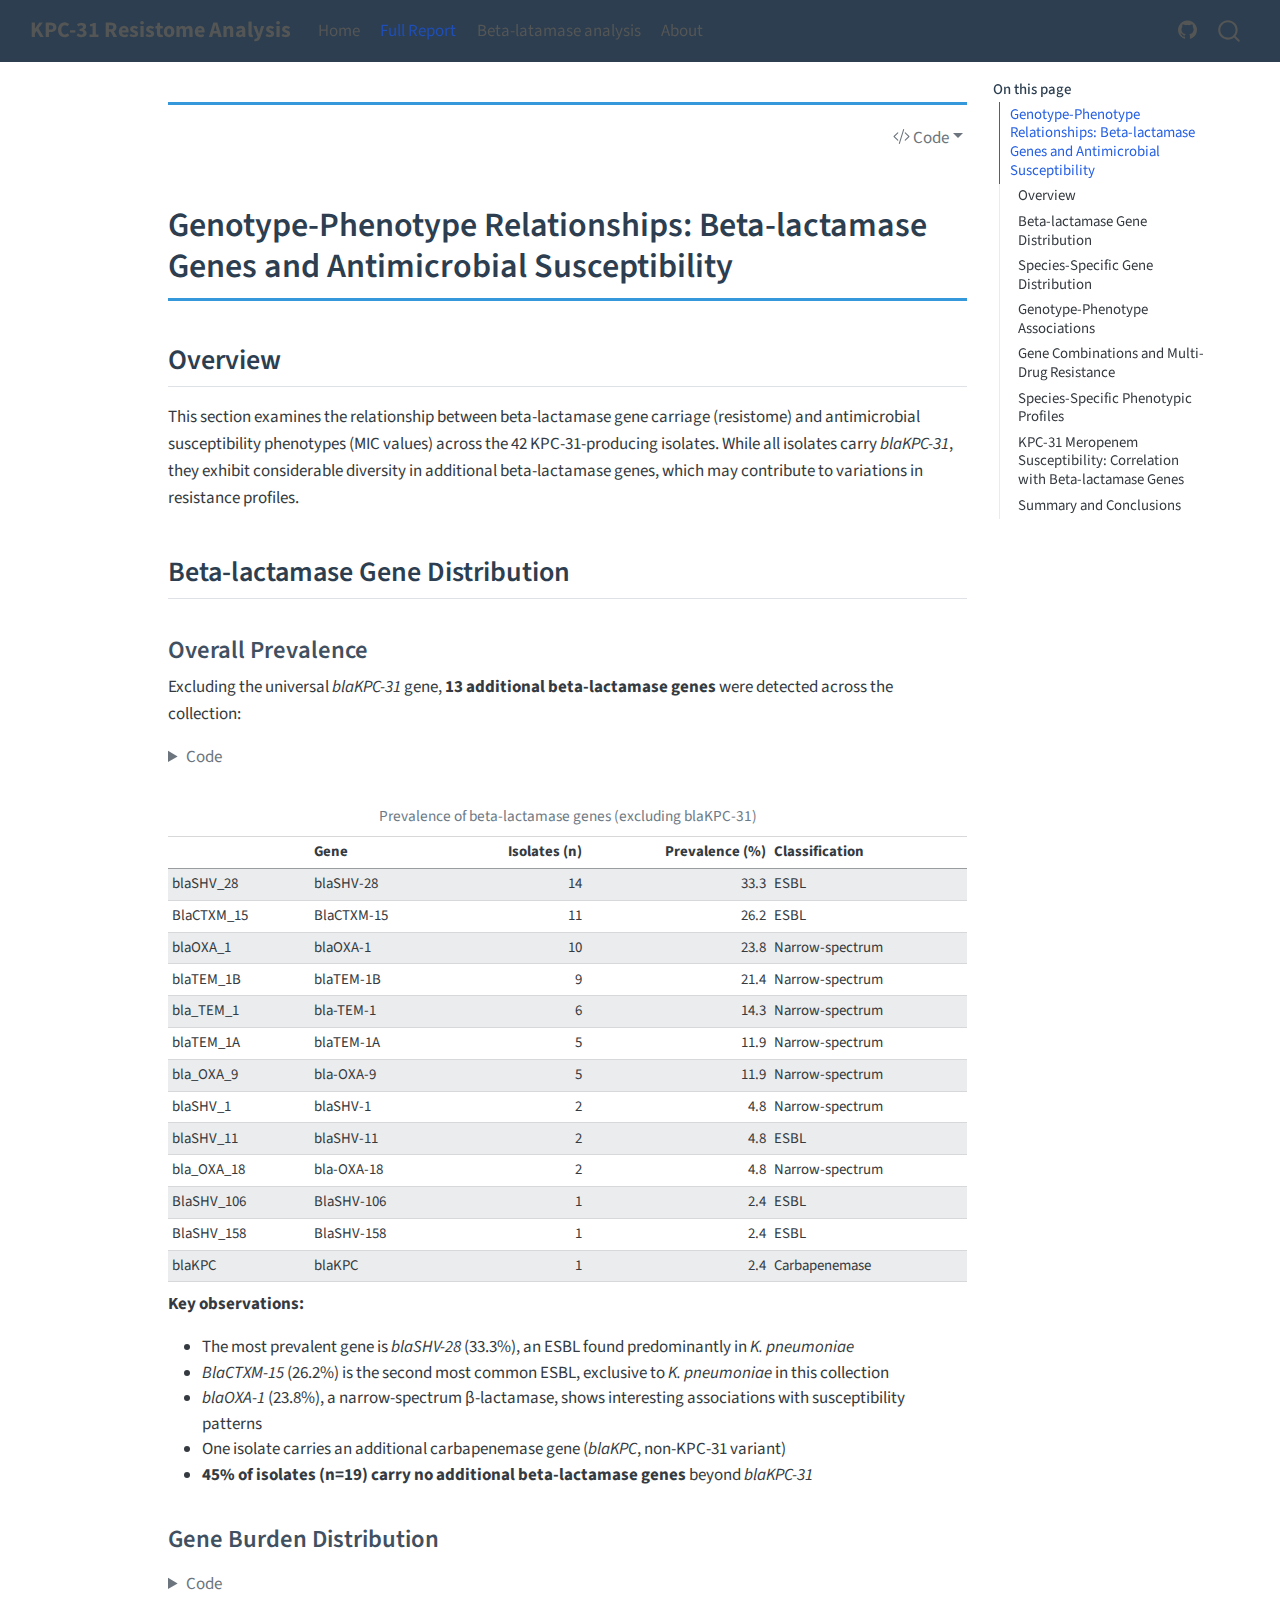
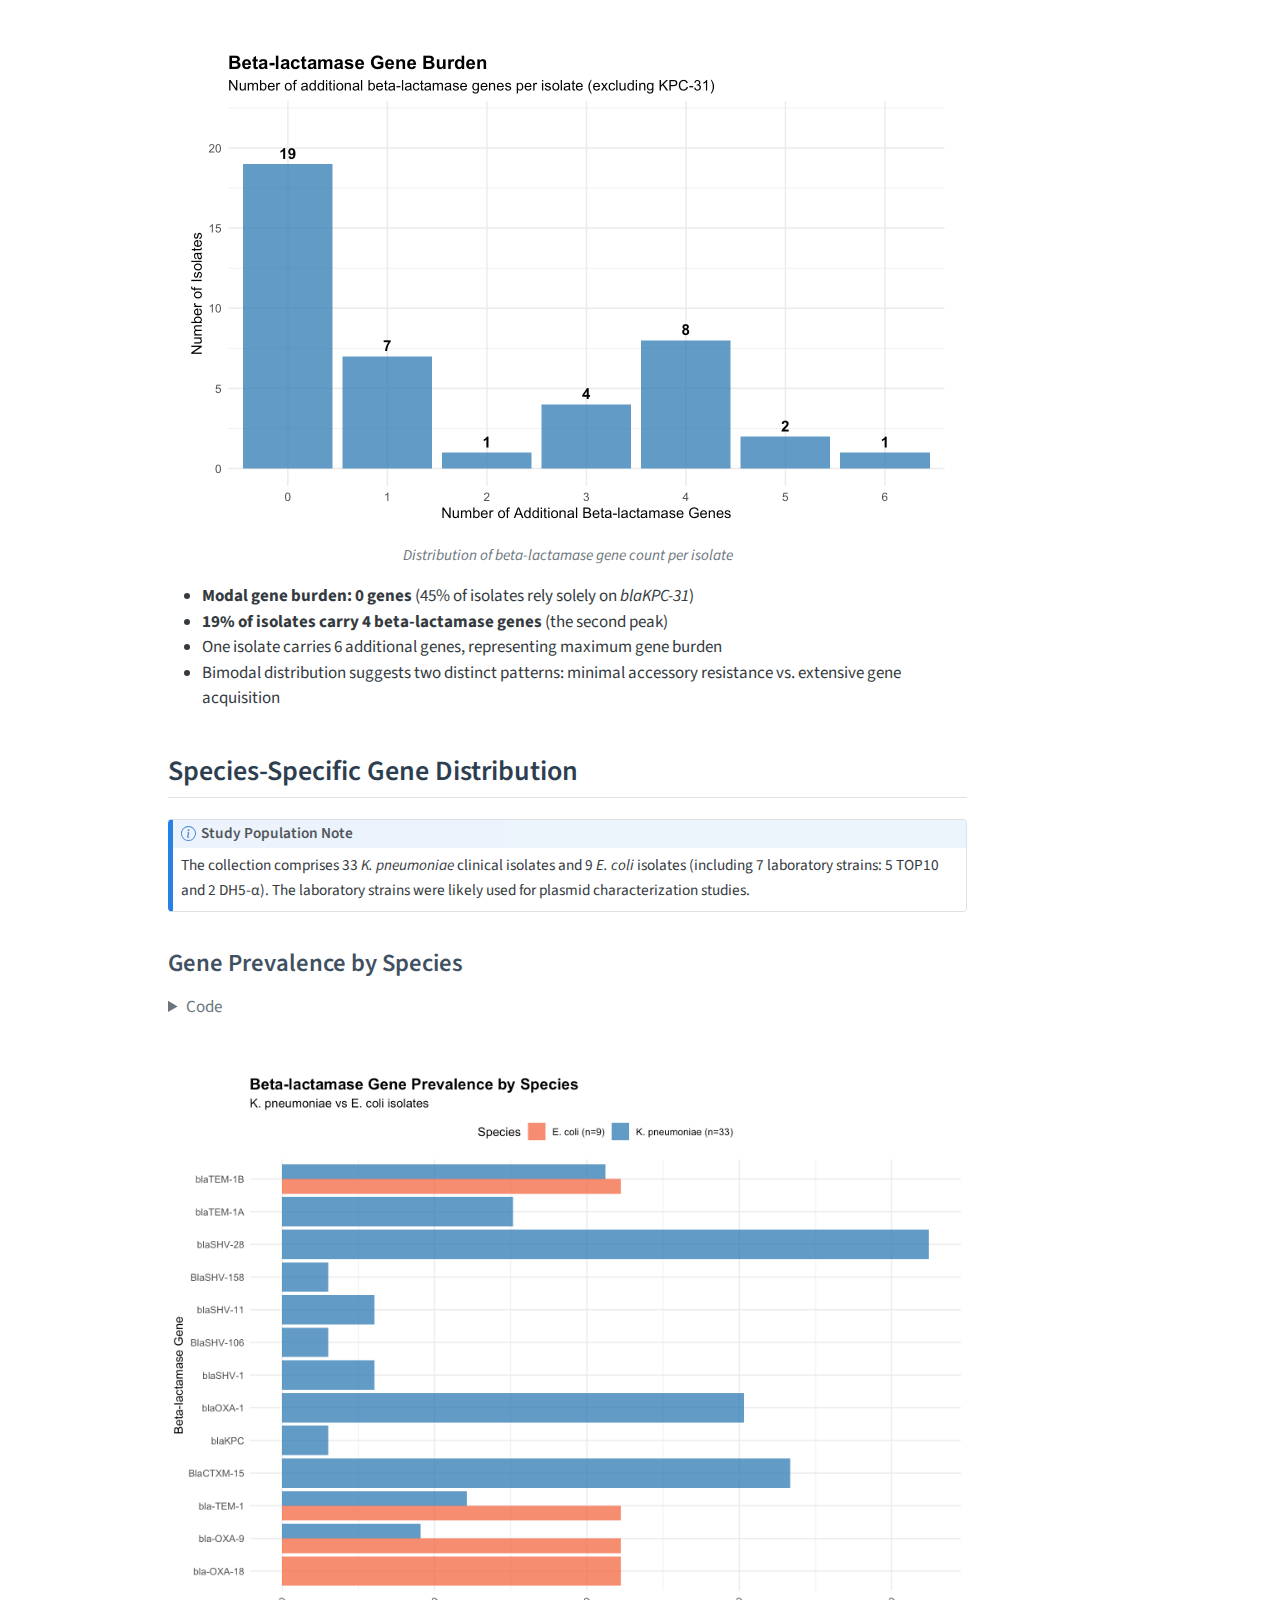
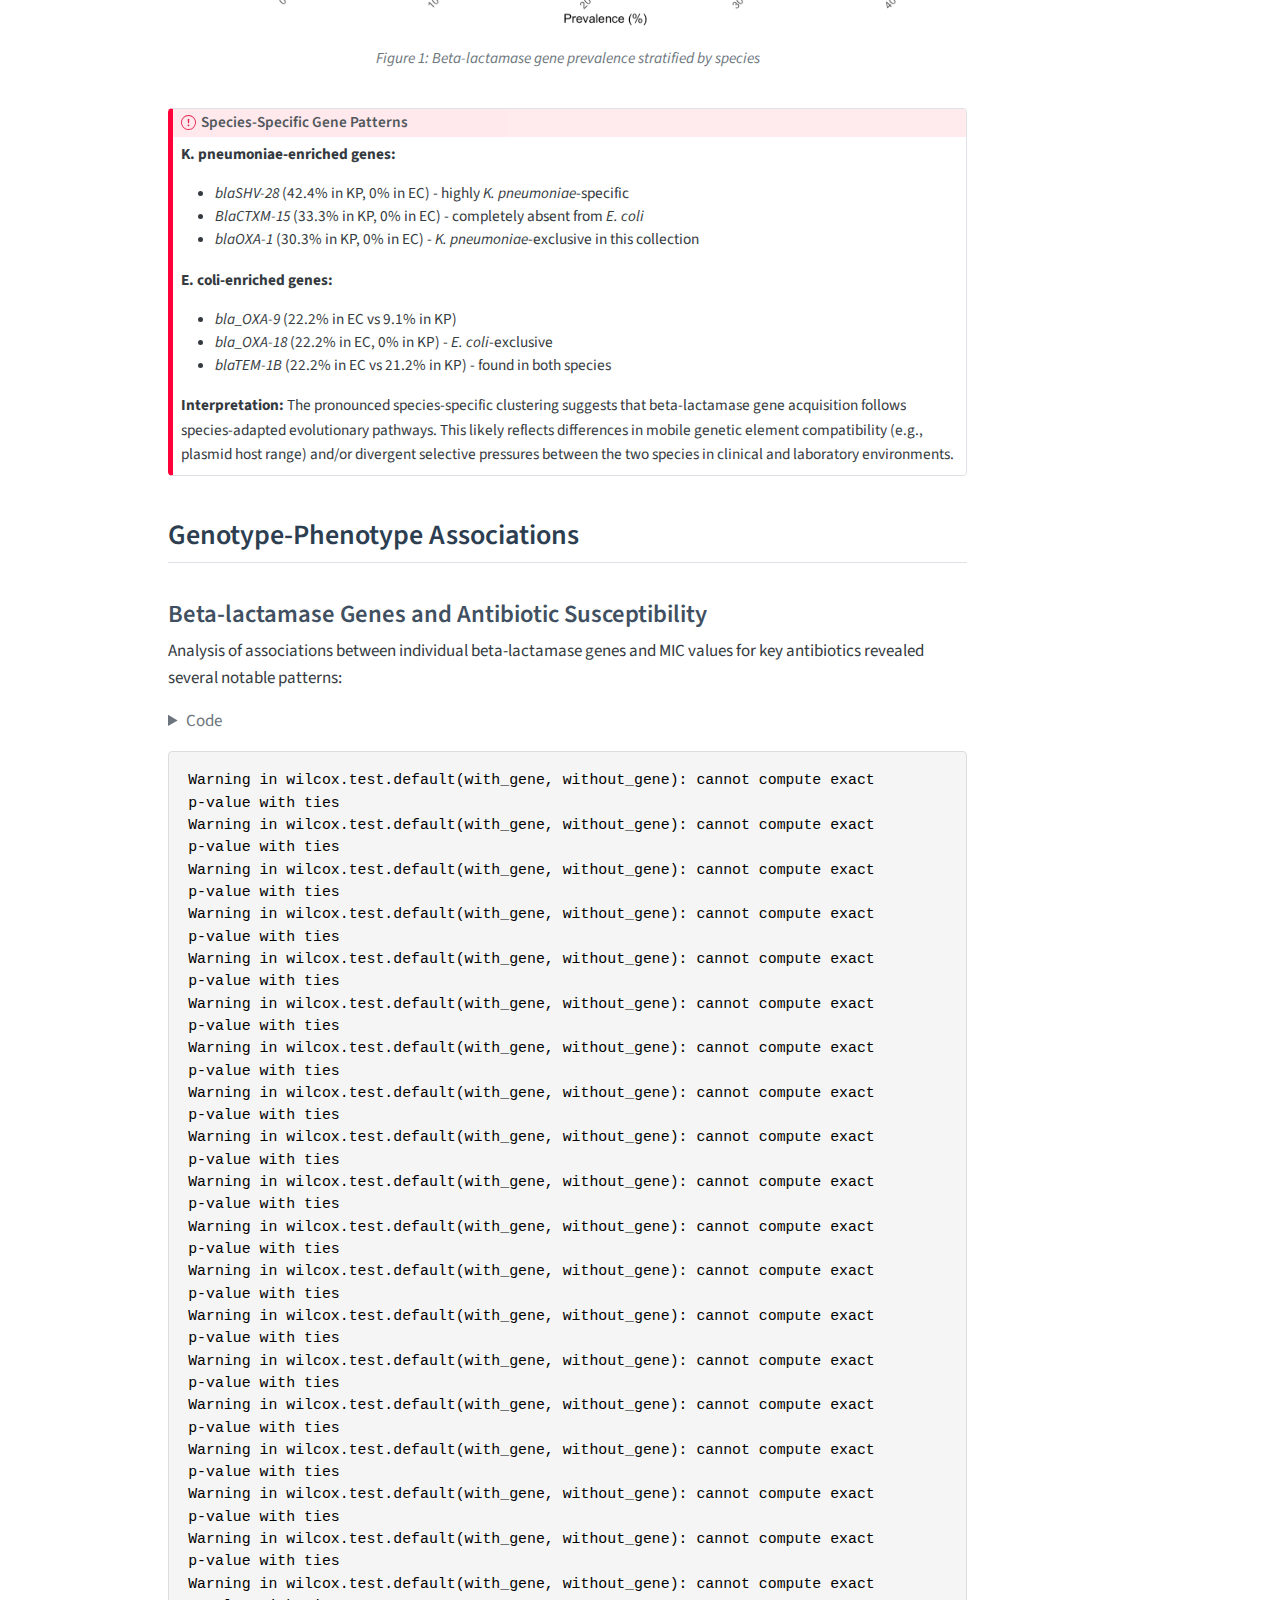
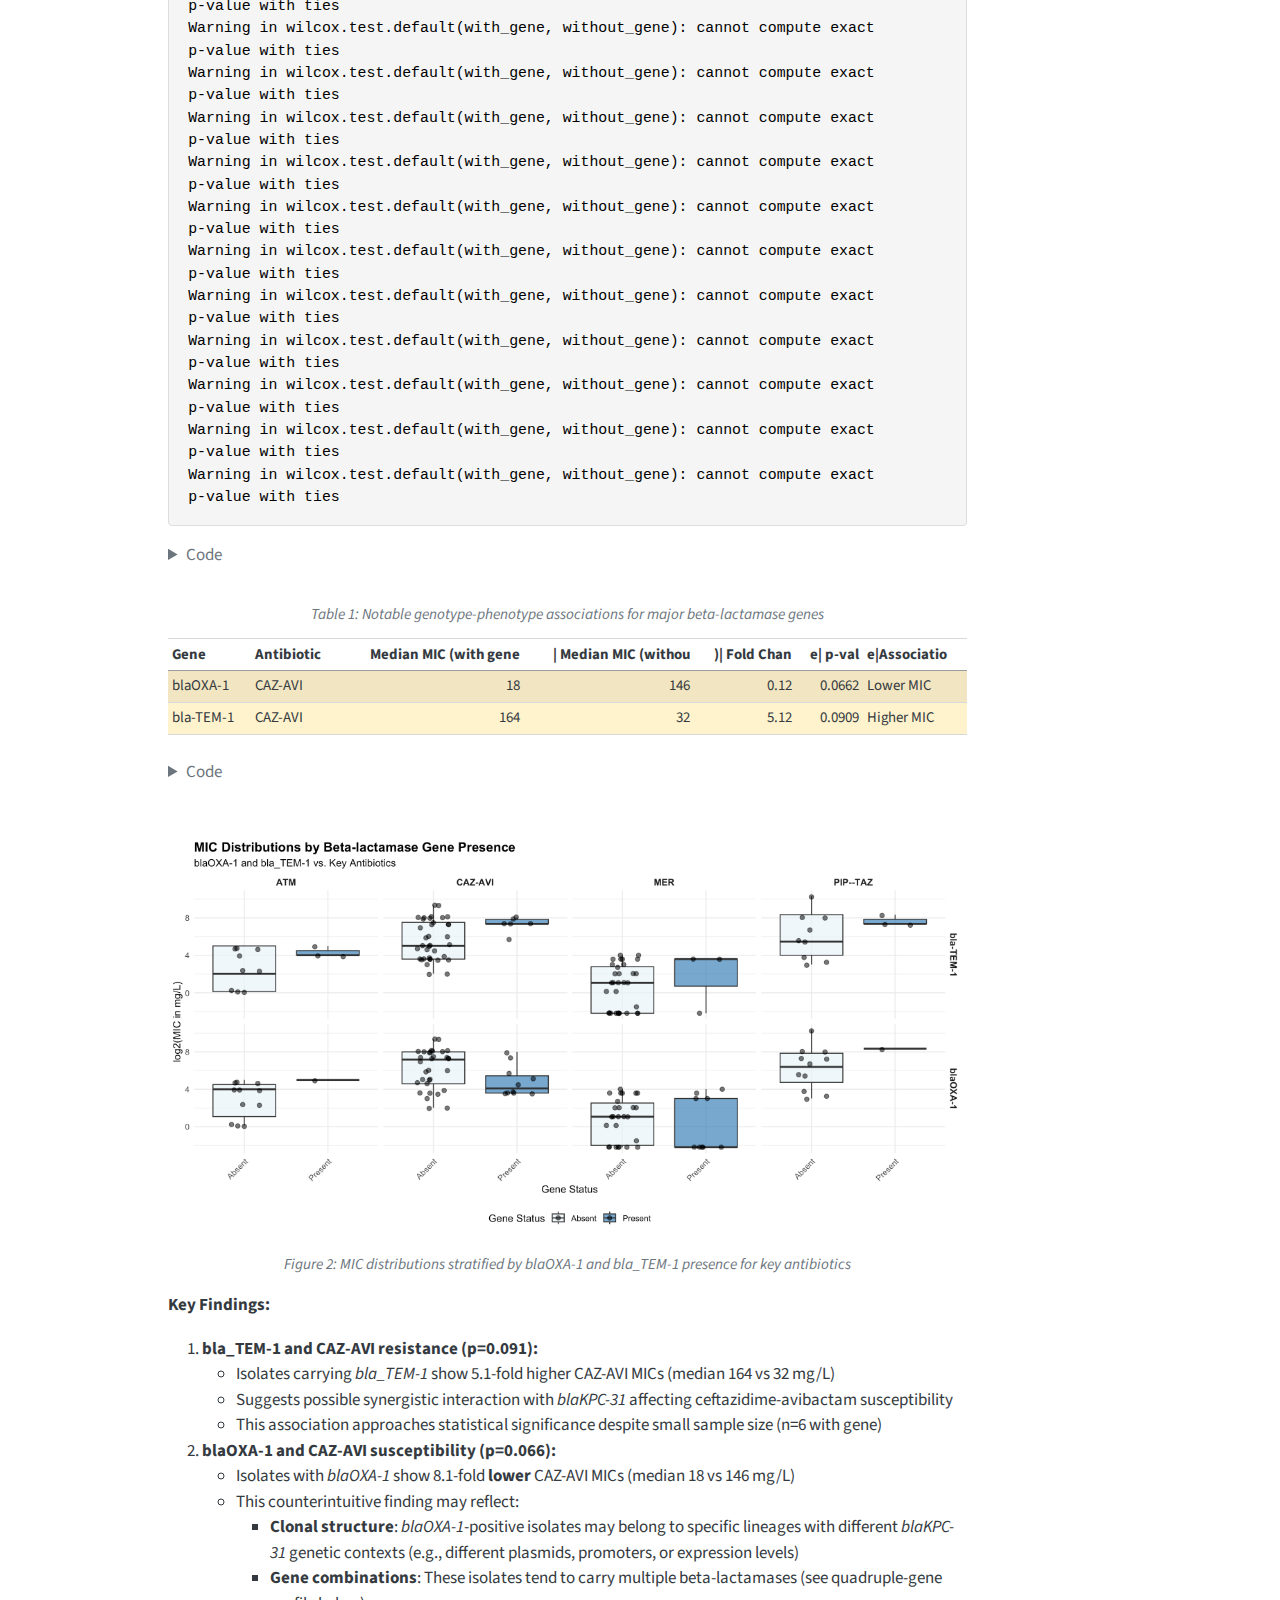
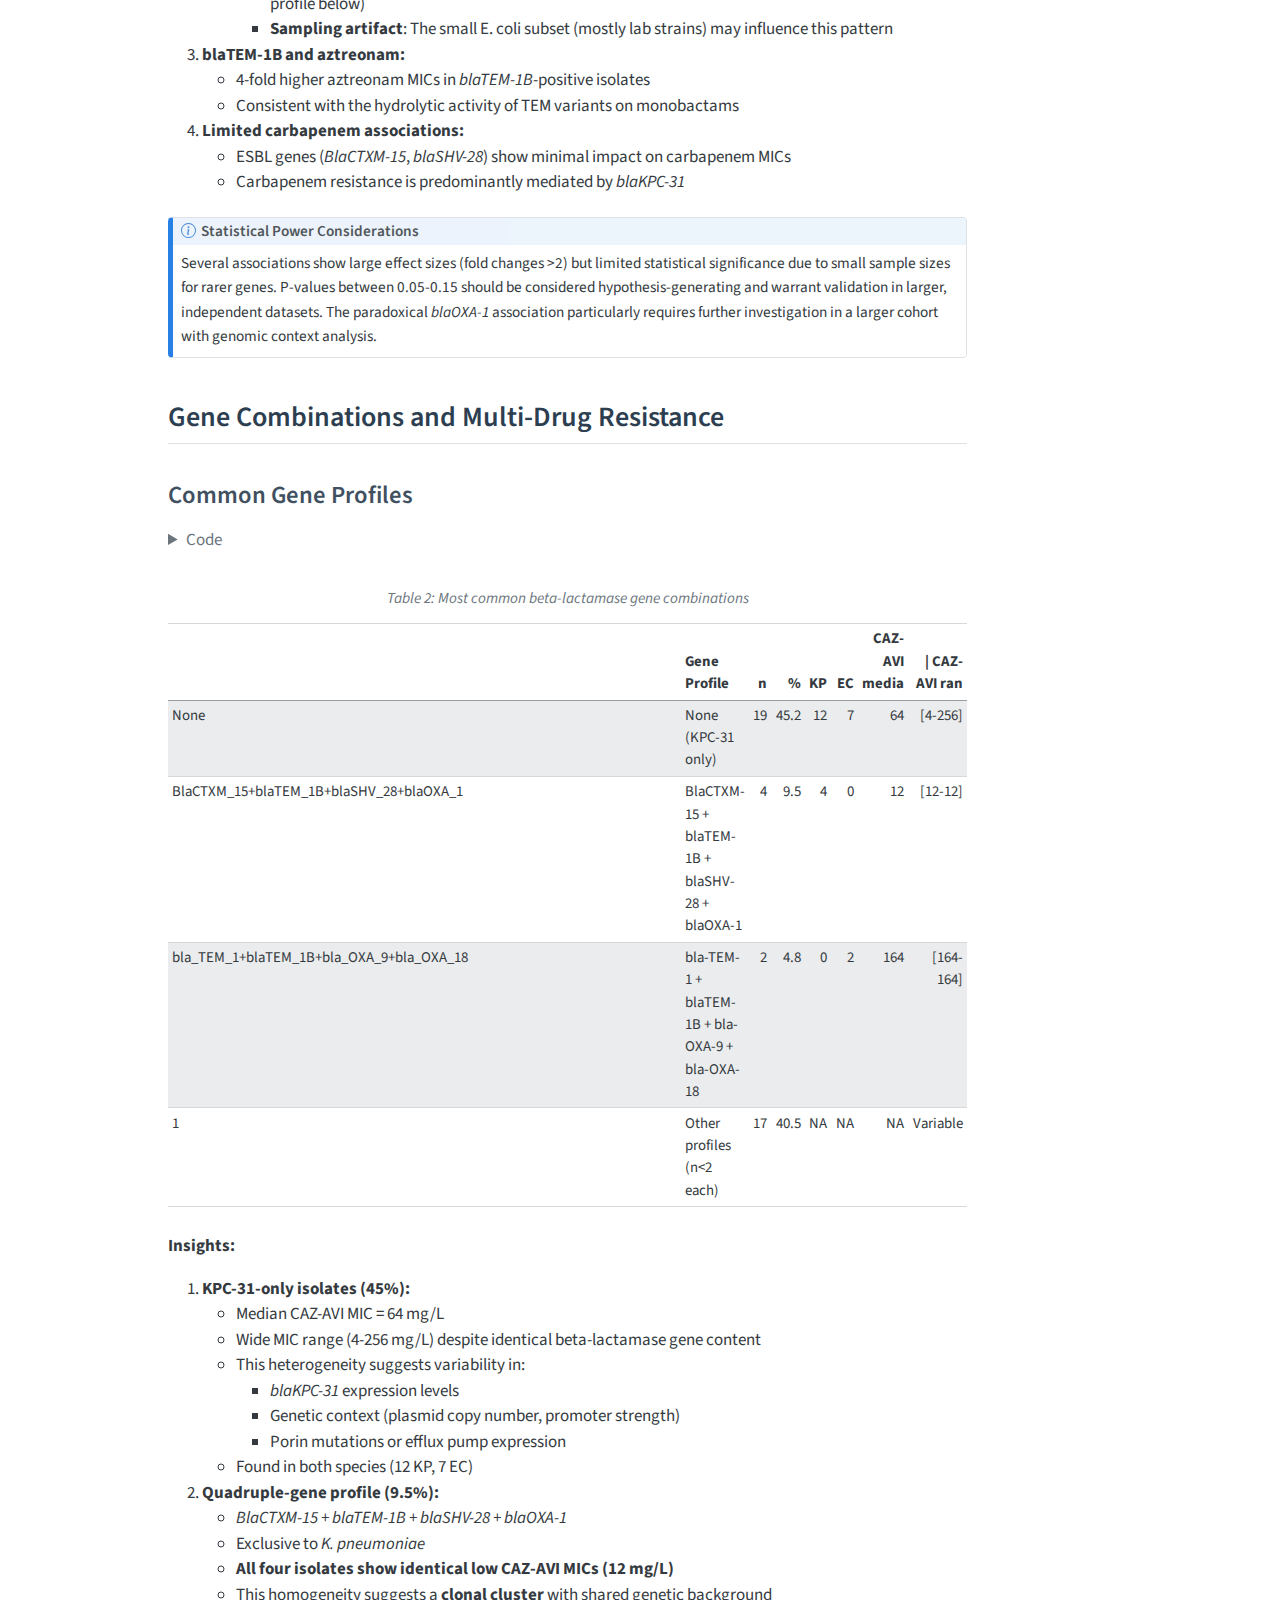
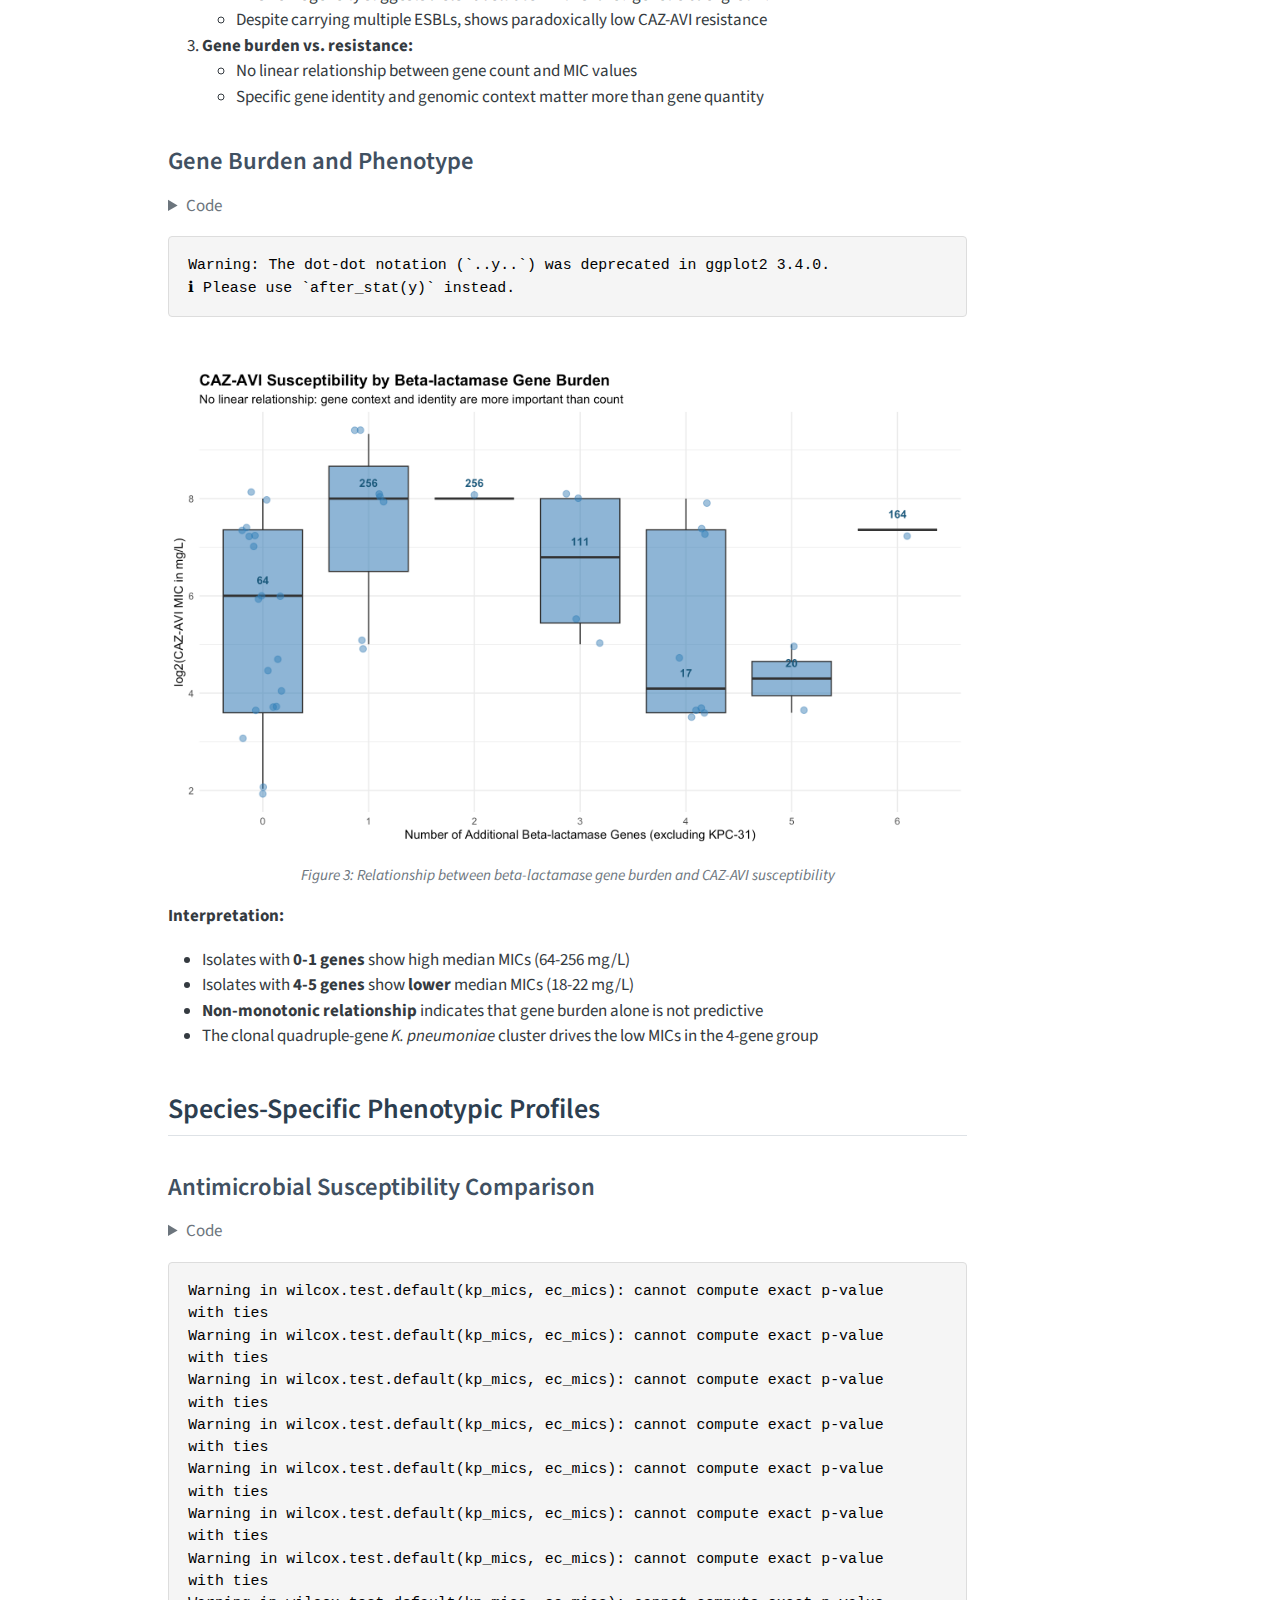
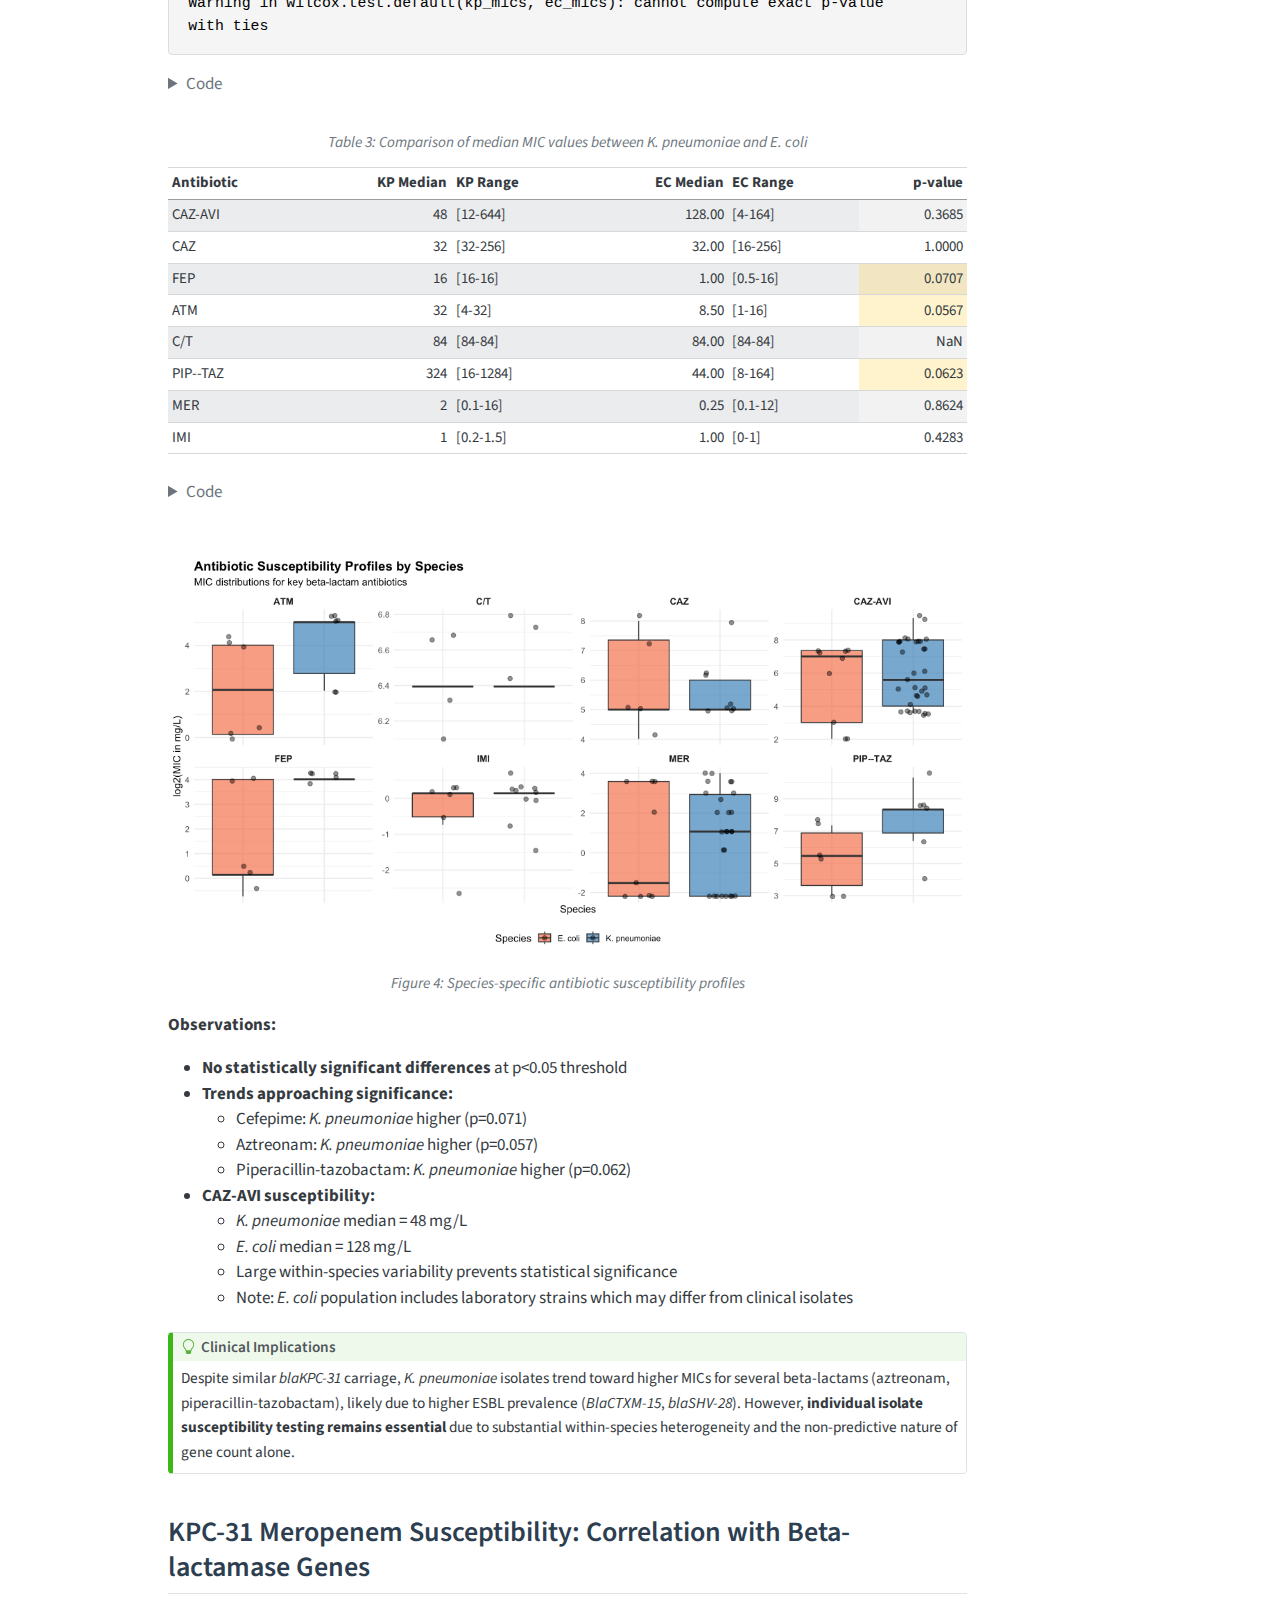
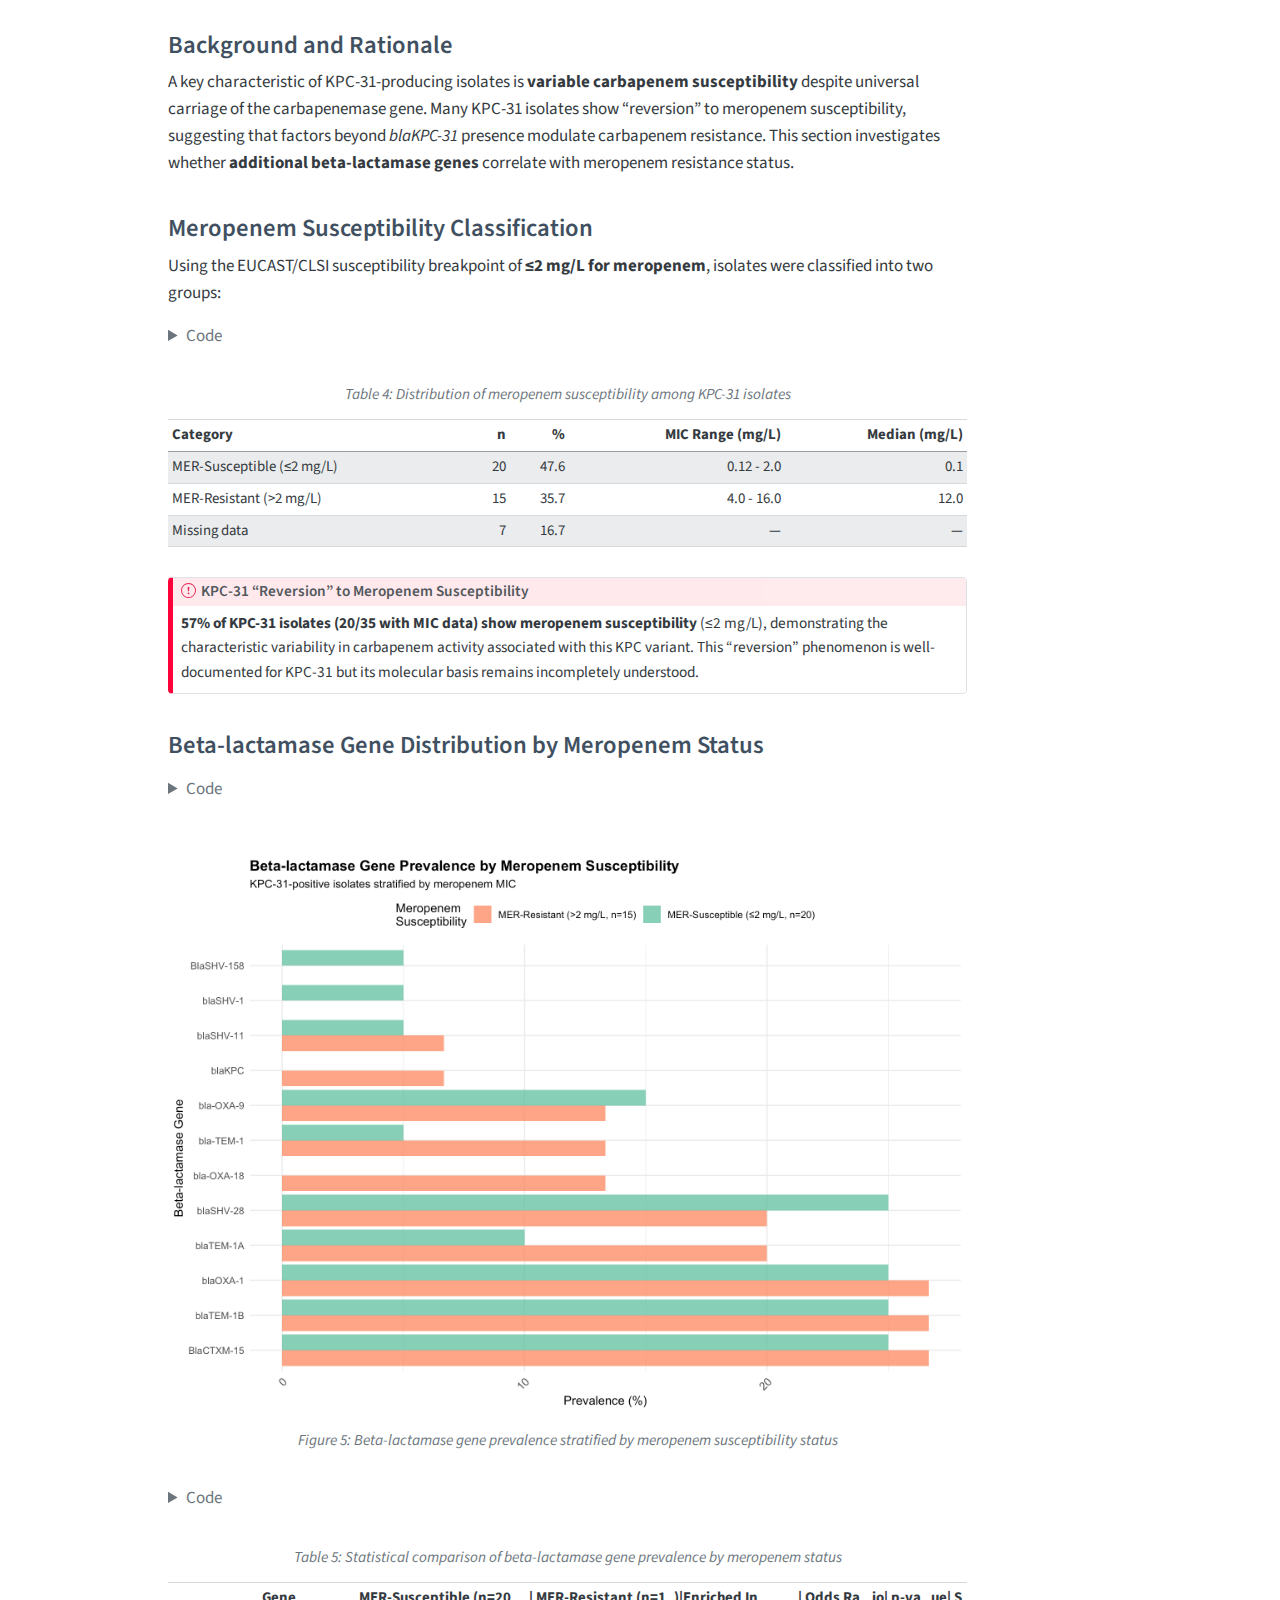
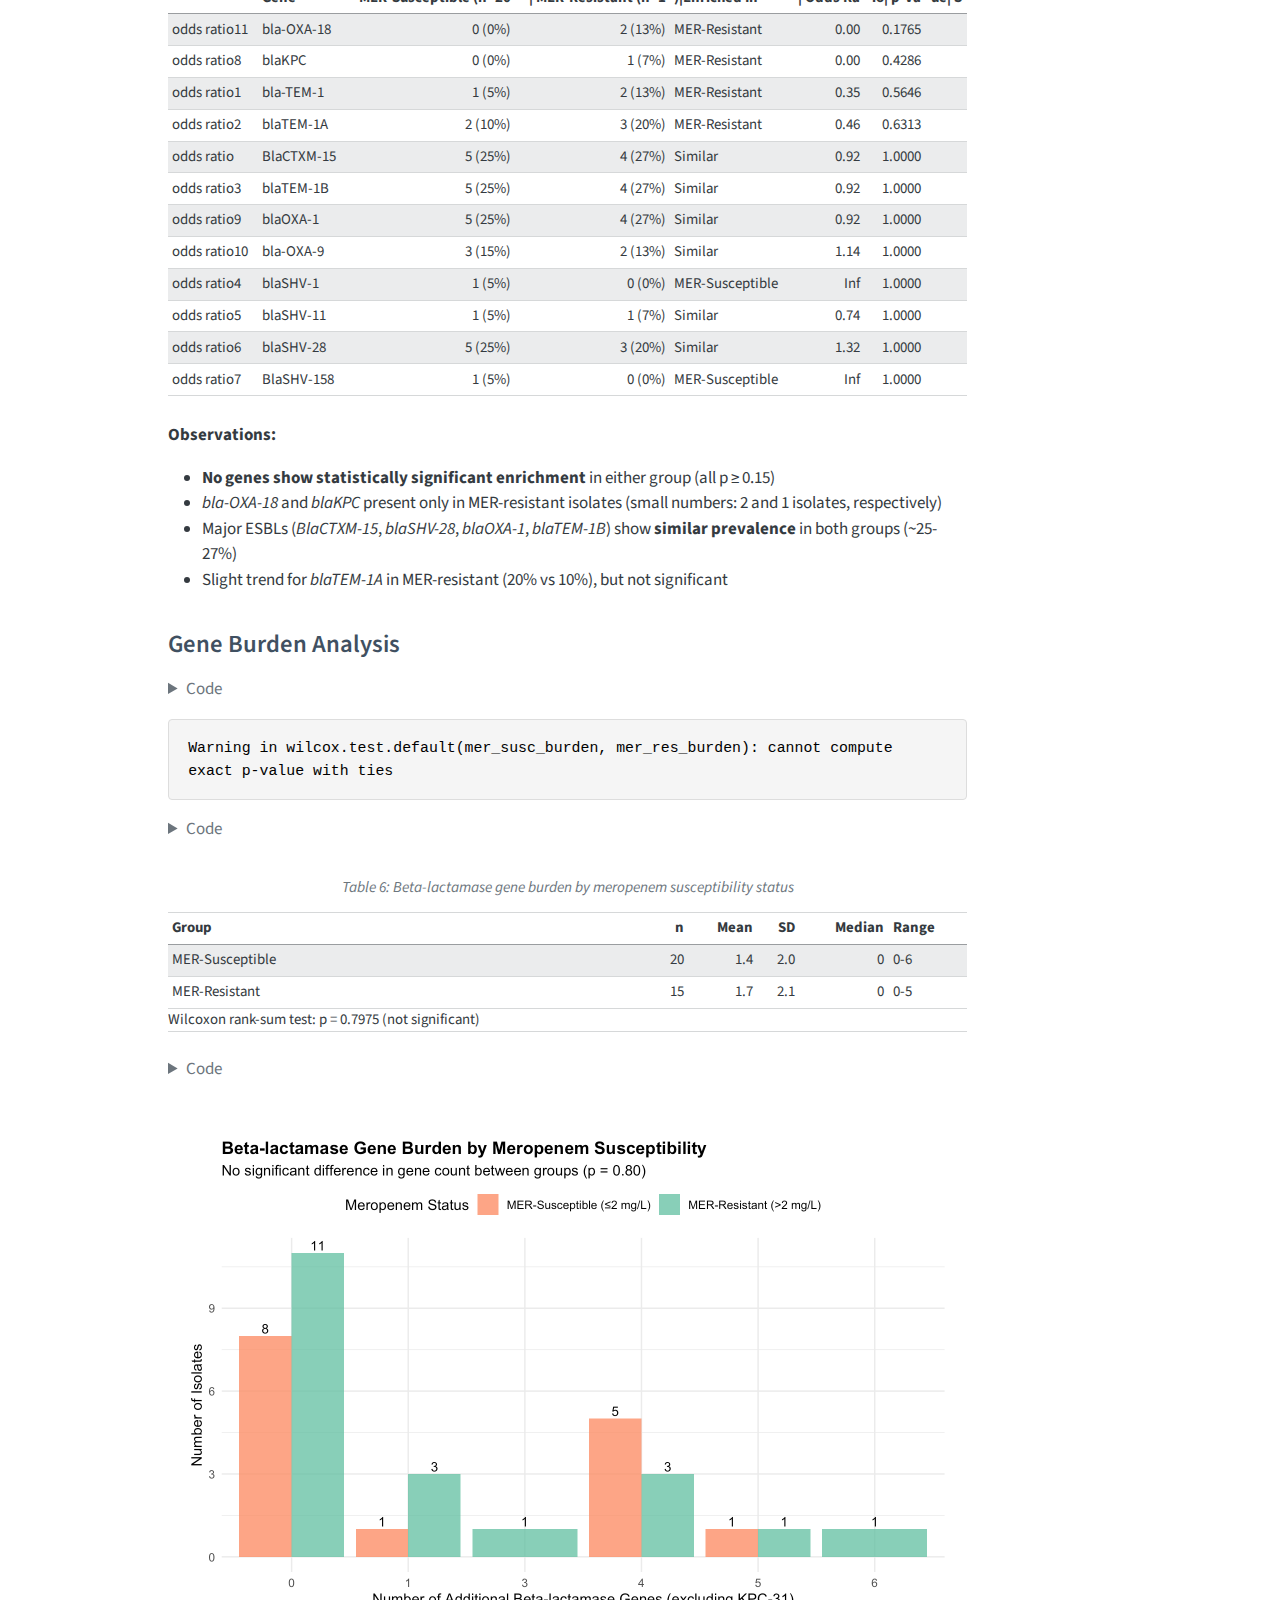
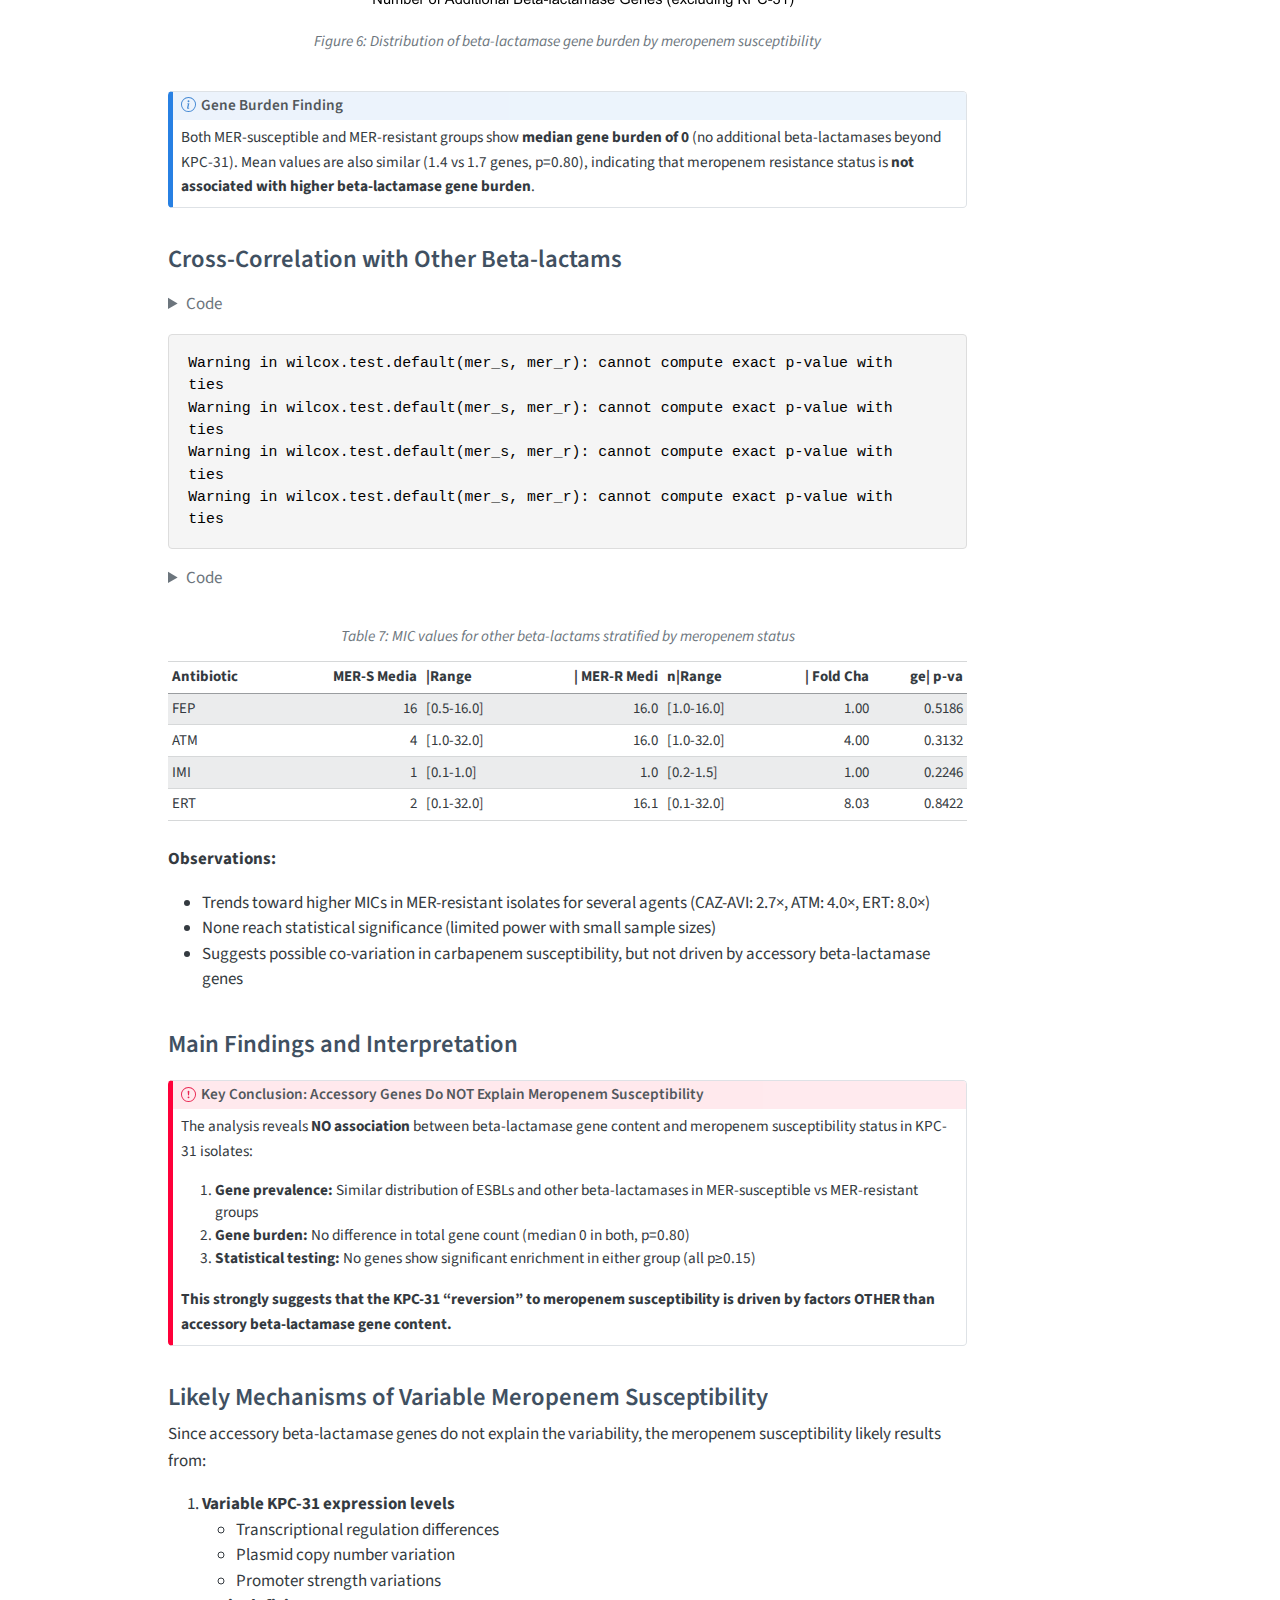
<file: docs/resistome_genotype_phenotype_final.html>
<!DOCTYPE html>
<html xmlns="http://www.w3.org/1999/xhtml" lang="en" xml:lang="en"><head>

<meta charset="utf-8">
<meta name="generator" content="quarto-1.9.16">

<meta name="viewport" content="width=device-width, initial-scale=1.0, user-scalable=yes">


<title>resistome_genotype_phenotype_final – KPC-31 Resistome Analysis</title>
<style>
code{white-space: pre-wrap;}
span.smallcaps{font-variant: small-caps;}
div.columns{display: flex; gap: min(4vw, 1.5em);}
div.column{flex: auto; overflow-x: auto;}
div.hanging-indent{margin-left: 1.5em; text-indent: -1.5em;}
ul.task-list{list-style: none;}
ul.task-list li input[type="checkbox"] {
  width: 0.8em;
  margin: 0 0.8em 0.2em -1em; /* quarto-specific, see https://github.com/quarto-dev/quarto-cli/issues/4556 */ 
  vertical-align: middle;
}
/* CSS for syntax highlighting */
html { -webkit-text-size-adjust: 100%; }
pre > code.sourceCode { white-space: pre; position: relative; }
pre > code.sourceCode > span { display: inline-block; line-height: 1.25; }
pre > code.sourceCode > span:empty { height: 1.2em; }
.sourceCode { overflow: visible; }
code.sourceCode > span { color: inherit; text-decoration: inherit; }
div.sourceCode { margin: 1em 0; }
pre.sourceCode { margin: 0; }
@media screen {
div.sourceCode { overflow: auto; }
}
@media print {
pre > code.sourceCode { white-space: pre-wrap; }
pre > code.sourceCode > span { text-indent: -5em; padding-left: 5em; }
}
pre.numberSource code
  { counter-reset: source-line 0; }
pre.numberSource code > span
  { position: relative; left: -4em; counter-increment: source-line; }
pre.numberSource code > span > a:first-child::before
  { content: counter(source-line);
    position: relative; left: -1em; text-align: right; vertical-align: baseline;
    border: none; display: inline-block;
    -webkit-touch-callout: none; -webkit-user-select: none;
    -khtml-user-select: none; -moz-user-select: none;
    -ms-user-select: none; user-select: none;
    padding: 0 4px; width: 4em;
  }
pre.numberSource { margin-left: 3em;  padding-left: 4px; }
div.sourceCode
  {   }
@media screen {
pre > code.sourceCode > span > a:first-child::before { text-decoration: underline; }
}
</style>


<script src="site_libs/quarto-nav/quarto-nav.js"></script>
<script src="site_libs/quarto-nav/headroom.min.js"></script>
<script src="site_libs/clipboard/clipboard.min.js"></script>
<script src="site_libs/quarto-search/autocomplete.umd.js"></script>
<script src="site_libs/quarto-search/fuse.min.js"></script>
<script src="site_libs/quarto-search/quarto-search.js"></script>
<meta name="quarto:offset" content="./">
<script src="site_libs/quarto-html/quarto.js" type="module"></script>
<script src="site_libs/quarto-html/tabsets/tabsets.js" type="module"></script>
<script src="site_libs/quarto-html/axe/axe-check.js" type="module"></script>
<script src="site_libs/quarto-html/popper.min.js"></script>
<script src="site_libs/quarto-html/tippy.umd.min.js"></script>
<script src="site_libs/quarto-html/anchor.min.js"></script>
<link href="site_libs/quarto-html/tippy.css" rel="stylesheet">
<link href="site_libs/quarto-html/quarto-syntax-highlighting-a67ac2868200dddf7a4f0e3ae403775c.css" rel="stylesheet" id="quarto-text-highlighting-styles">
<script src="site_libs/bootstrap/bootstrap.min.js"></script>
<link href="site_libs/bootstrap/bootstrap-icons.css" rel="stylesheet">
<link href="site_libs/bootstrap/bootstrap-2d6b043f54d60c02f5aeed4beddc8498.min.css" rel="stylesheet" append-hash="true" id="quarto-bootstrap" data-mode="light">
<script id="quarto-search-options" type="application/json">{
  "location": "navbar",
  "copy-button": false,
  "collapse-after": 3,
  "panel-placement": "end",
  "type": "overlay",
  "limit": 50,
  "keyboard-shortcut": [
    "f",
    "/",
    "s"
  ],
  "show-item-context": false,
  "language": {
    "search-no-results-text": "No results",
    "search-matching-documents-text": "matching documents",
    "search-copy-link-title": "Copy link to search",
    "search-hide-matches-text": "Hide additional matches",
    "search-more-match-text": "more match in this document",
    "search-more-matches-text": "more matches in this document",
    "search-clear-button-title": "Clear",
    "search-text-placeholder": "",
    "search-detached-cancel-button-title": "Cancel",
    "search-submit-button-title": "Submit",
    "search-label": "Search"
  }
}</script>
<script src="site_libs/kePrint-0.0.1/kePrint.js"></script>
<link href="site_libs/lightable-0.0.1/lightable.css" rel="stylesheet">


<link rel="stylesheet" href="styles.css">
</head>

<body class="nav-fixed quarto-light">

<div id="quarto-search-results"></div>
  <header id="quarto-header" class="headroom fixed-top">
    <nav class="navbar navbar-expand-lg " data-bs-theme="dark">
      <div class="navbar-container container-fluid">
      <div class="navbar-brand-container mx-auto">
    <a class="navbar-brand" href="./index.html">
    <span class="navbar-title">KPC-31 Resistome Analysis</span>
    </a>
  </div>
            <div id="quarto-search" class="" title="Search"></div>
          <button class="navbar-toggler" type="button" data-bs-toggle="collapse" data-bs-target="#navbarCollapse" aria-controls="navbarCollapse" role="menu" aria-expanded="false" aria-label="Toggle navigation" onclick="if (window.quartoToggleHeadroom) { window.quartoToggleHeadroom(); }">
  <span class="navbar-toggler-icon"></span>
</button>
          <div class="collapse navbar-collapse" id="navbarCollapse">
            <ul class="navbar-nav navbar-nav-scroll me-auto">
  <li class="nav-item">
    <a class="nav-link" href="./index.html"> 
<span class="menu-text">Home</span></a>
  </li>  
  <li class="nav-item">
    <a class="nav-link active" href="./resistome_genotype_phenotype_final.html" aria-current="page"> 
<span class="menu-text">Full Report</span></a>
  </li>  
  <li class="nav-item">
    <a class="nav-link" href="./resistome_analysis_report.html"> 
<span class="menu-text">Beta-latamase analysis</span></a>
  </li>  
  <li class="nav-item">
    <a class="nav-link" href="./about.html"> 
<span class="menu-text">About</span></a>
  </li>  
</ul>
            <ul class="navbar-nav navbar-nav-scroll ms-auto">
  <li class="nav-item compact">
    <a class="nav-link" href="https://github.com/Russlewisbo/resistome"> <i class="bi bi-github" role="img">
</i> 
<span class="menu-text"></span></a>
  </li>  
</ul>
          </div> <!-- /navcollapse -->
            <div class="quarto-navbar-tools">
</div>
      </div> <!-- /container-fluid -->
    </nav>
</header>
<!-- content -->
<div id="quarto-content" class="quarto-container page-columns page-rows-contents page-layout-article page-navbar">
<!-- sidebar -->
<!-- margin-sidebar -->
    <div id="quarto-margin-sidebar" class="sidebar margin-sidebar">
        <nav id="TOC" role="doc-toc" class="toc-active">
    <h2 id="toc-title">On this page</h2>
   
  <ul>
  <li><a href="#genotype-phenotype-relationships-beta-lactamase-genes-and-antimicrobial-susceptibility" id="toc-genotype-phenotype-relationships-beta-lactamase-genes-and-antimicrobial-susceptibility" class="nav-link active" data-scroll-target="#genotype-phenotype-relationships-beta-lactamase-genes-and-antimicrobial-susceptibility">Genotype-Phenotype Relationships: Beta-lactamase Genes and Antimicrobial Susceptibility</a>
  <ul class="collapse">
  <li><a href="#overview" id="toc-overview" class="nav-link" data-scroll-target="#overview">Overview</a></li>
  <li><a href="#beta-lactamase-gene-distribution" id="toc-beta-lactamase-gene-distribution" class="nav-link" data-scroll-target="#beta-lactamase-gene-distribution">Beta-lactamase Gene Distribution</a>
  <ul class="collapse">
  <li><a href="#overall-prevalence" id="toc-overall-prevalence" class="nav-link" data-scroll-target="#overall-prevalence">Overall Prevalence</a></li>
  <li><a href="#gene-burden-distribution" id="toc-gene-burden-distribution" class="nav-link" data-scroll-target="#gene-burden-distribution">Gene Burden Distribution</a></li>
  </ul></li>
  <li><a href="#species-specific-gene-distribution" id="toc-species-specific-gene-distribution" class="nav-link" data-scroll-target="#species-specific-gene-distribution">Species-Specific Gene Distribution</a>
  <ul class="collapse">
  <li><a href="#gene-prevalence-by-species" id="toc-gene-prevalence-by-species" class="nav-link" data-scroll-target="#gene-prevalence-by-species">Gene Prevalence by Species</a></li>
  </ul></li>
  <li><a href="#genotype-phenotype-associations" id="toc-genotype-phenotype-associations" class="nav-link" data-scroll-target="#genotype-phenotype-associations">Genotype-Phenotype Associations</a>
  <ul class="collapse">
  <li><a href="#beta-lactamase-genes-and-antibiotic-susceptibility" id="toc-beta-lactamase-genes-and-antibiotic-susceptibility" class="nav-link" data-scroll-target="#beta-lactamase-genes-and-antibiotic-susceptibility">Beta-lactamase Genes and Antibiotic Susceptibility</a></li>
  </ul></li>
  <li><a href="#gene-combinations-and-multi-drug-resistance" id="toc-gene-combinations-and-multi-drug-resistance" class="nav-link" data-scroll-target="#gene-combinations-and-multi-drug-resistance">Gene Combinations and Multi-Drug Resistance</a>
  <ul class="collapse">
  <li><a href="#common-gene-profiles" id="toc-common-gene-profiles" class="nav-link" data-scroll-target="#common-gene-profiles">Common Gene Profiles</a></li>
  <li><a href="#gene-burden-and-phenotype" id="toc-gene-burden-and-phenotype" class="nav-link" data-scroll-target="#gene-burden-and-phenotype">Gene Burden and Phenotype</a></li>
  </ul></li>
  <li><a href="#species-specific-phenotypic-profiles" id="toc-species-specific-phenotypic-profiles" class="nav-link" data-scroll-target="#species-specific-phenotypic-profiles">Species-Specific Phenotypic Profiles</a>
  <ul class="collapse">
  <li><a href="#antimicrobial-susceptibility-comparison" id="toc-antimicrobial-susceptibility-comparison" class="nav-link" data-scroll-target="#antimicrobial-susceptibility-comparison">Antimicrobial Susceptibility Comparison</a></li>
  </ul></li>
  <li><a href="#kpc-31-meropenem-susceptibility-correlation-with-beta-lactamase-genes" id="toc-kpc-31-meropenem-susceptibility-correlation-with-beta-lactamase-genes" class="nav-link" data-scroll-target="#kpc-31-meropenem-susceptibility-correlation-with-beta-lactamase-genes">KPC-31 Meropenem Susceptibility: Correlation with Beta-lactamase Genes</a>
  <ul class="collapse">
  <li><a href="#background-and-rationale" id="toc-background-and-rationale" class="nav-link" data-scroll-target="#background-and-rationale">Background and Rationale</a></li>
  <li><a href="#meropenem-susceptibility-classification" id="toc-meropenem-susceptibility-classification" class="nav-link" data-scroll-target="#meropenem-susceptibility-classification">Meropenem Susceptibility Classification</a></li>
  <li><a href="#beta-lactamase-gene-distribution-by-meropenem-status" id="toc-beta-lactamase-gene-distribution-by-meropenem-status" class="nav-link" data-scroll-target="#beta-lactamase-gene-distribution-by-meropenem-status">Beta-lactamase Gene Distribution by Meropenem Status</a></li>
  <li><a href="#gene-burden-analysis" id="toc-gene-burden-analysis" class="nav-link" data-scroll-target="#gene-burden-analysis">Gene Burden Analysis</a></li>
  <li><a href="#cross-correlation-with-other-beta-lactams" id="toc-cross-correlation-with-other-beta-lactams" class="nav-link" data-scroll-target="#cross-correlation-with-other-beta-lactams">Cross-Correlation with Other Beta-lactams</a></li>
  <li><a href="#main-findings-and-interpretation" id="toc-main-findings-and-interpretation" class="nav-link" data-scroll-target="#main-findings-and-interpretation">Main Findings and Interpretation</a></li>
  <li><a href="#likely-mechanisms-of-variable-meropenem-susceptibility" id="toc-likely-mechanisms-of-variable-meropenem-susceptibility" class="nav-link" data-scroll-target="#likely-mechanisms-of-variable-meropenem-susceptibility">Likely Mechanisms of Variable Meropenem Susceptibility</a></li>
  <li><a href="#clinical-implications-1" id="toc-clinical-implications-1" class="nav-link" data-scroll-target="#clinical-implications-1">Clinical Implications</a></li>
  <li><a href="#recommendations-for-future-investigation" id="toc-recommendations-for-future-investigation" class="nav-link" data-scroll-target="#recommendations-for-future-investigation">Recommendations for Future Investigation</a></li>
  </ul></li>
  <li><a href="#summary-and-conclusions" id="toc-summary-and-conclusions" class="nav-link" data-scroll-target="#summary-and-conclusions">Summary and Conclusions</a>
  <ul class="collapse">
  <li><a href="#key-genotype-phenotype-relationships" id="toc-key-genotype-phenotype-relationships" class="nav-link" data-scroll-target="#key-genotype-phenotype-relationships">Key Genotype-Phenotype Relationships</a></li>
  <li><a href="#clinical-and-research-implications" id="toc-clinical-and-research-implications" class="nav-link" data-scroll-target="#clinical-and-research-implications">Clinical and Research Implications</a></li>
  <li><a href="#future-directions" id="toc-future-directions" class="nav-link" data-scroll-target="#future-directions">Future Directions</a></li>
  </ul></li>
  </ul></li>
  </ul>
</nav>
    </div>
<!-- main -->
<main class="content" id="quarto-document-content"><header id="title-block-header" class="quarto-title-block"><h1 class="title display-7"></h1></header><div class="quarto-title-block"><div class="quarto-title-tools-only"><button type="button" class="btn code-tools-button dropdown-toggle" id="quarto-code-tools-menu" data-bs-toggle="dropdown" aria-expanded="false"><i class="bi"></i> Code</button><ul class="dropdown-menu dropdown-menu-end" aria-labelelledby="quarto-code-tools-menu"><li><a id="quarto-show-all-code" class="dropdown-item" href="javascript:void(0)" role="button">Show All Code</a></li><li><a id="quarto-hide-all-code" class="dropdown-item" href="javascript:void(0)" role="button">Hide All Code</a></li><li><hr class="dropdown-divider"></li><li><a id="quarto-view-source" class="dropdown-item" href="javascript:void(0)" role="button">View Source</a></li></ul></div></div>




<section id="genotype-phenotype-relationships-beta-lactamase-genes-and-antimicrobial-susceptibility" class="level1">
<h1>Genotype-Phenotype Relationships: Beta-lactamase Genes and Antimicrobial Susceptibility</h1>
<section id="overview" class="level2">
<h2 class="anchored" data-anchor-id="overview">Overview</h2>
<p>This section examines the relationship between beta-lactamase gene carriage (resistome) and antimicrobial susceptibility phenotypes (MIC values) across the 42 KPC-31-producing isolates. While all isolates carry <em>blaKPC-31</em>, they exhibit considerable diversity in additional beta-lactamase genes, which may contribute to variations in resistance profiles.</p>
</section>
<section id="beta-lactamase-gene-distribution" class="level2">
<h2 class="anchored" data-anchor-id="beta-lactamase-gene-distribution">Beta-lactamase Gene Distribution</h2>
<section id="overall-prevalence" class="level3">
<h3 class="anchored" data-anchor-id="overall-prevalence">Overall Prevalence</h3>
<p>Excluding the universal <em>blaKPC-31</em> gene, <strong>13 additional beta-lactamase genes</strong> were detected across the collection:</p>
<div class="cell" data-tbl-cap="Prevalence of beta-lactamase genes (excluding blaKPC-31)">
<details class="code-fold">
<summary>Code</summary>
<div class="code-copy-outer-scaffold"><div class="sourceCode cell-code" id="cb1"><pre class="sourceCode r code-with-copy"><code class="sourceCode r"><span id="cb1-1"><a href="#cb1-1" aria-hidden="true" tabindex="-1"></a><span class="co"># Calculate gene prevalence from data</span></span>
<span id="cb1-2"><a href="#cb1-2" aria-hidden="true" tabindex="-1"></a>gene_prev <span class="ot">&lt;-</span> <span class="fu">colSums</span>(analysis_data[, betalactamase_cols_names], <span class="at">na.rm =</span> <span class="cn">TRUE</span>)</span>
<span id="cb1-3"><a href="#cb1-3" aria-hidden="true" tabindex="-1"></a>gene_prev_sorted <span class="ot">&lt;-</span> <span class="fu">sort</span>(gene_prev, <span class="at">decreasing =</span> <span class="cn">TRUE</span>)</span>
<span id="cb1-4"><a href="#cb1-4" aria-hidden="true" tabindex="-1"></a></span>
<span id="cb1-5"><a href="#cb1-5" aria-hidden="true" tabindex="-1"></a><span class="co"># Gene classification (based on literature)</span></span>
<span id="cb1-6"><a href="#cb1-6" aria-hidden="true" tabindex="-1"></a>gene_classification <span class="ot">&lt;-</span> <span class="fu">c</span>(</span>
<span id="cb1-7"><a href="#cb1-7" aria-hidden="true" tabindex="-1"></a>  <span class="st">"blaSHV_28"</span> <span class="ot">=</span> <span class="st">"ESBL"</span>,</span>
<span id="cb1-8"><a href="#cb1-8" aria-hidden="true" tabindex="-1"></a>  <span class="st">"BlaCTXM_15"</span> <span class="ot">=</span> <span class="st">"ESBL"</span>, </span>
<span id="cb1-9"><a href="#cb1-9" aria-hidden="true" tabindex="-1"></a>  <span class="st">"blaOXA_1"</span> <span class="ot">=</span> <span class="st">"Narrow-spectrum"</span>,</span>
<span id="cb1-10"><a href="#cb1-10" aria-hidden="true" tabindex="-1"></a>  <span class="st">"blaTEM_1B"</span> <span class="ot">=</span> <span class="st">"Narrow-spectrum"</span>,</span>
<span id="cb1-11"><a href="#cb1-11" aria-hidden="true" tabindex="-1"></a>  <span class="st">"bla_TEM_1"</span> <span class="ot">=</span> <span class="st">"Narrow-spectrum"</span>,</span>
<span id="cb1-12"><a href="#cb1-12" aria-hidden="true" tabindex="-1"></a>  <span class="st">"blaTEM_1A"</span> <span class="ot">=</span> <span class="st">"Narrow-spectrum"</span>,</span>
<span id="cb1-13"><a href="#cb1-13" aria-hidden="true" tabindex="-1"></a>  <span class="st">"bla_OXA_9"</span> <span class="ot">=</span> <span class="st">"Narrow-spectrum"</span>,</span>
<span id="cb1-14"><a href="#cb1-14" aria-hidden="true" tabindex="-1"></a>  <span class="st">"blaSHV_1"</span> <span class="ot">=</span> <span class="st">"Narrow-spectrum"</span>,</span>
<span id="cb1-15"><a href="#cb1-15" aria-hidden="true" tabindex="-1"></a>  <span class="st">"blaSHV_11"</span> <span class="ot">=</span> <span class="st">"ESBL"</span>,</span>
<span id="cb1-16"><a href="#cb1-16" aria-hidden="true" tabindex="-1"></a>  <span class="st">"bla_OXA_18"</span> <span class="ot">=</span> <span class="st">"Narrow-spectrum"</span>,</span>
<span id="cb1-17"><a href="#cb1-17" aria-hidden="true" tabindex="-1"></a>  <span class="st">"BlaSHV_106"</span> <span class="ot">=</span> <span class="st">"ESBL"</span>,</span>
<span id="cb1-18"><a href="#cb1-18" aria-hidden="true" tabindex="-1"></a>  <span class="st">"BlaSHV_158"</span> <span class="ot">=</span> <span class="st">"ESBL"</span>,</span>
<span id="cb1-19"><a href="#cb1-19" aria-hidden="true" tabindex="-1"></a>  <span class="st">"blaKPC"</span> <span class="ot">=</span> <span class="st">"Carbapenemase"</span></span>
<span id="cb1-20"><a href="#cb1-20" aria-hidden="true" tabindex="-1"></a>)</span>
<span id="cb1-21"><a href="#cb1-21" aria-hidden="true" tabindex="-1"></a></span>
<span id="cb1-22"><a href="#cb1-22" aria-hidden="true" tabindex="-1"></a><span class="co"># Create display names (with hyphens for readability)</span></span>
<span id="cb1-23"><a href="#cb1-23" aria-hidden="true" tabindex="-1"></a>display_names <span class="ot">&lt;-</span> <span class="fu">gsub</span>(<span class="st">"_"</span>, <span class="st">"-"</span>, <span class="fu">names</span>(gene_prev_sorted))</span>
<span id="cb1-24"><a href="#cb1-24" aria-hidden="true" tabindex="-1"></a></span>
<span id="cb1-25"><a href="#cb1-25" aria-hidden="true" tabindex="-1"></a>gene_prevalence_summary <span class="ot">&lt;-</span> <span class="fu">data.frame</span>(</span>
<span id="cb1-26"><a href="#cb1-26" aria-hidden="true" tabindex="-1"></a>  <span class="at">Gene =</span> display_names,</span>
<span id="cb1-27"><a href="#cb1-27" aria-hidden="true" tabindex="-1"></a>  <span class="at">n =</span> <span class="fu">as.integer</span>(gene_prev_sorted),</span>
<span id="cb1-28"><a href="#cb1-28" aria-hidden="true" tabindex="-1"></a>  <span class="at">Percentage =</span> <span class="fu">round</span>(<span class="dv">100</span> <span class="sc">*</span> gene_prev_sorted <span class="sc">/</span> <span class="fu">nrow</span>(analysis_data), <span class="dv">1</span>)</span>
<span id="cb1-29"><a href="#cb1-29" aria-hidden="true" tabindex="-1"></a>) <span class="sc">|&gt;</span></span>
<span id="cb1-30"><a href="#cb1-30" aria-hidden="true" tabindex="-1"></a>  <span class="fu">filter</span>(n <span class="sc">&gt;</span> <span class="dv">0</span>) <span class="sc">|&gt;</span></span>
<span id="cb1-31"><a href="#cb1-31" aria-hidden="true" tabindex="-1"></a>  <span class="fu">mutate</span>(<span class="at">Classification =</span> gene_classification[<span class="fu">names</span>(gene_prev_sorted)])</span>
<span id="cb1-32"><a href="#cb1-32" aria-hidden="true" tabindex="-1"></a></span>
<span id="cb1-33"><a href="#cb1-33" aria-hidden="true" tabindex="-1"></a><span class="fu">kable</span>(gene_prevalence_summary, </span>
<span id="cb1-34"><a href="#cb1-34" aria-hidden="true" tabindex="-1"></a>      <span class="at">col.names =</span> <span class="fu">c</span>(<span class="st">"Gene"</span>, <span class="st">"Isolates (n)"</span>, <span class="st">"Prevalence (%)"</span>, <span class="st">"Classification"</span>),</span>
<span id="cb1-35"><a href="#cb1-35" aria-hidden="true" tabindex="-1"></a>      <span class="at">align =</span> <span class="fu">c</span>(<span class="st">"l"</span>, <span class="st">"r"</span>, <span class="st">"r"</span>, <span class="st">"l"</span>)) <span class="sc">|&gt;</span></span>
<span id="cb1-36"><a href="#cb1-36" aria-hidden="true" tabindex="-1"></a>  <span class="fu">kable_styling</span>(<span class="at">bootstrap_options =</span> <span class="fu">c</span>(<span class="st">"striped"</span>, <span class="st">"hover"</span>, <span class="st">"condensed"</span>))</span></code></pre></div><button title="Copy to Clipboard" class="code-copy-button"><i class="bi"></i></button></div>
</details>
<div class="cell-output-display">
<table class="table table-striped table-hover table-condensed caption-top table-sm small">
<caption>Prevalence of beta-lactamase genes (excluding blaKPC-31)</caption>
<thead>
<tr class="header">
<th style="text-align: left;" data-quarto-table-cell-role="th"></th>
<th style="text-align: left;" data-quarto-table-cell-role="th">Gene</th>
<th style="text-align: right;" data-quarto-table-cell-role="th">Isolates (n)</th>
<th style="text-align: right;" data-quarto-table-cell-role="th">Prevalence (%)</th>
<th style="text-align: left;" data-quarto-table-cell-role="th">Classification</th>
</tr>
</thead>
<tbody>
<tr class="odd">
<td style="text-align: left;">blaSHV_28</td>
<td style="text-align: left;">blaSHV-28</td>
<td style="text-align: right;">14</td>
<td style="text-align: right;">33.3</td>
<td style="text-align: left;">ESBL</td>
</tr>
<tr class="even">
<td style="text-align: left;">BlaCTXM_15</td>
<td style="text-align: left;">BlaCTXM-15</td>
<td style="text-align: right;">11</td>
<td style="text-align: right;">26.2</td>
<td style="text-align: left;">ESBL</td>
</tr>
<tr class="odd">
<td style="text-align: left;">blaOXA_1</td>
<td style="text-align: left;">blaOXA-1</td>
<td style="text-align: right;">10</td>
<td style="text-align: right;">23.8</td>
<td style="text-align: left;">Narrow-spectrum</td>
</tr>
<tr class="even">
<td style="text-align: left;">blaTEM_1B</td>
<td style="text-align: left;">blaTEM-1B</td>
<td style="text-align: right;">9</td>
<td style="text-align: right;">21.4</td>
<td style="text-align: left;">Narrow-spectrum</td>
</tr>
<tr class="odd">
<td style="text-align: left;">bla_TEM_1</td>
<td style="text-align: left;">bla-TEM-1</td>
<td style="text-align: right;">6</td>
<td style="text-align: right;">14.3</td>
<td style="text-align: left;">Narrow-spectrum</td>
</tr>
<tr class="even">
<td style="text-align: left;">blaTEM_1A</td>
<td style="text-align: left;">blaTEM-1A</td>
<td style="text-align: right;">5</td>
<td style="text-align: right;">11.9</td>
<td style="text-align: left;">Narrow-spectrum</td>
</tr>
<tr class="odd">
<td style="text-align: left;">bla_OXA_9</td>
<td style="text-align: left;">bla-OXA-9</td>
<td style="text-align: right;">5</td>
<td style="text-align: right;">11.9</td>
<td style="text-align: left;">Narrow-spectrum</td>
</tr>
<tr class="even">
<td style="text-align: left;">blaSHV_1</td>
<td style="text-align: left;">blaSHV-1</td>
<td style="text-align: right;">2</td>
<td style="text-align: right;">4.8</td>
<td style="text-align: left;">Narrow-spectrum</td>
</tr>
<tr class="odd">
<td style="text-align: left;">blaSHV_11</td>
<td style="text-align: left;">blaSHV-11</td>
<td style="text-align: right;">2</td>
<td style="text-align: right;">4.8</td>
<td style="text-align: left;">ESBL</td>
</tr>
<tr class="even">
<td style="text-align: left;">bla_OXA_18</td>
<td style="text-align: left;">bla-OXA-18</td>
<td style="text-align: right;">2</td>
<td style="text-align: right;">4.8</td>
<td style="text-align: left;">Narrow-spectrum</td>
</tr>
<tr class="odd">
<td style="text-align: left;">BlaSHV_106</td>
<td style="text-align: left;">BlaSHV-106</td>
<td style="text-align: right;">1</td>
<td style="text-align: right;">2.4</td>
<td style="text-align: left;">ESBL</td>
</tr>
<tr class="even">
<td style="text-align: left;">BlaSHV_158</td>
<td style="text-align: left;">BlaSHV-158</td>
<td style="text-align: right;">1</td>
<td style="text-align: right;">2.4</td>
<td style="text-align: left;">ESBL</td>
</tr>
<tr class="odd">
<td style="text-align: left;">blaKPC</td>
<td style="text-align: left;">blaKPC</td>
<td style="text-align: right;">1</td>
<td style="text-align: right;">2.4</td>
<td style="text-align: left;">Carbapenemase</td>
</tr>
</tbody>
</table>
</div>
</div>
<p><strong>Key observations:</strong></p>
<ul>
<li>The most prevalent gene is <em>blaSHV-28</em> (33.3%), an ESBL found predominantly in <em>K. pneumoniae</em></li>
<li><em>BlaCTXM-15</em> (26.2%) is the second most common ESBL, exclusive to <em>K. pneumoniae</em> in this collection</li>
<li><em>blaOXA-1</em> (23.8%), a narrow-spectrum β-lactamase, shows interesting associations with susceptibility patterns</li>
<li>One isolate carries an additional carbapenemase gene (<em>blaKPC</em>, non-KPC-31 variant)</li>
<li><strong>45% of isolates (n=19) carry no additional beta-lactamase genes</strong> beyond <em>blaKPC-31</em></li>
</ul>
</section>
<section id="gene-burden-distribution" class="level3">
<h3 class="anchored" data-anchor-id="gene-burden-distribution">Gene Burden Distribution</h3>
<div class="cell">
<details class="code-fold">
<summary>Code</summary>
<div class="code-copy-outer-scaffold"><div class="sourceCode cell-code" id="cb2"><pre class="sourceCode r code-with-copy"><code class="sourceCode r"><span id="cb2-1"><a href="#cb2-1" aria-hidden="true" tabindex="-1"></a>burden_data <span class="ot">&lt;-</span> <span class="fu">as.data.frame</span>(<span class="fu">table</span>(analysis_data<span class="sc">$</span>n_betalactamases))</span>
<span id="cb2-2"><a href="#cb2-2" aria-hidden="true" tabindex="-1"></a><span class="fu">colnames</span>(burden_data) <span class="ot">&lt;-</span> <span class="fu">c</span>(<span class="st">"n_genes"</span>, <span class="st">"n_isolates"</span>)</span>
<span id="cb2-3"><a href="#cb2-3" aria-hidden="true" tabindex="-1"></a>burden_data<span class="sc">$</span>n_genes <span class="ot">&lt;-</span> <span class="fu">as.integer</span>(<span class="fu">as.character</span>(burden_data<span class="sc">$</span>n_genes))</span>
<span id="cb2-4"><a href="#cb2-4" aria-hidden="true" tabindex="-1"></a></span>
<span id="cb2-5"><a href="#cb2-5" aria-hidden="true" tabindex="-1"></a><span class="fu">ggplot</span>(burden_data, <span class="fu">aes</span>(<span class="at">x =</span> <span class="fu">factor</span>(n_genes), <span class="at">y =</span> n_isolates)) <span class="sc">+</span></span>
<span id="cb2-6"><a href="#cb2-6" aria-hidden="true" tabindex="-1"></a>  <span class="fu">geom_col</span>(<span class="at">fill =</span> <span class="st">"#2C7FB8"</span>, <span class="at">alpha =</span> <span class="fl">0.8</span>) <span class="sc">+</span></span>
<span id="cb2-7"><a href="#cb2-7" aria-hidden="true" tabindex="-1"></a>  <span class="fu">geom_text</span>(<span class="fu">aes</span>(<span class="at">label =</span> n_isolates), <span class="at">vjust =</span> <span class="sc">-</span><span class="fl">0.5</span>, <span class="at">size =</span> <span class="dv">4</span>, <span class="at">fontface =</span> <span class="st">"bold"</span>) <span class="sc">+</span></span>
<span id="cb2-8"><a href="#cb2-8" aria-hidden="true" tabindex="-1"></a>  <span class="fu">labs</span>(<span class="at">title =</span> <span class="st">"Beta-lactamase Gene Burden"</span>,</span>
<span id="cb2-9"><a href="#cb2-9" aria-hidden="true" tabindex="-1"></a>       <span class="at">subtitle =</span> <span class="st">"Number of additional beta-lactamase genes per isolate (excluding KPC-31)"</span>,</span>
<span id="cb2-10"><a href="#cb2-10" aria-hidden="true" tabindex="-1"></a>       <span class="at">x =</span> <span class="st">"Number of Additional Beta-lactamase Genes"</span>,</span>
<span id="cb2-11"><a href="#cb2-11" aria-hidden="true" tabindex="-1"></a>       <span class="at">y =</span> <span class="st">"Number of Isolates"</span>) <span class="sc">+</span></span>
<span id="cb2-12"><a href="#cb2-12" aria-hidden="true" tabindex="-1"></a>  <span class="fu">theme_minimal</span>() <span class="sc">+</span></span>
<span id="cb2-13"><a href="#cb2-13" aria-hidden="true" tabindex="-1"></a>  <span class="fu">theme</span>(<span class="at">plot.title =</span> <span class="fu">element_text</span>(<span class="at">face =</span> <span class="st">"bold"</span>, <span class="at">size =</span> <span class="dv">14</span>)) <span class="sc">+</span></span>
<span id="cb2-14"><a href="#cb2-14" aria-hidden="true" tabindex="-1"></a>  <span class="fu">ylim</span>(<span class="dv">0</span>, <span class="fu">max</span>(burden_data<span class="sc">$</span>n_isolates) <span class="sc">*</span> <span class="fl">1.15</span>)</span></code></pre></div><button title="Copy to Clipboard" class="code-copy-button"><i class="bi"></i></button></div>
</details>
<div class="cell-output-display">
<div class="quarto-figure quarto-figure-center">
<figure class="figure">
<p><img src="resistome_genotype_phenotype_final_files/figure-html/gene-burden-distribution-1.png" class="img-fluid figure-img" width="768"></p>
<figcaption>Distribution of beta-lactamase gene count per isolate</figcaption>
</figure>
</div>
</div>
</div>
<ul>
<li><strong>Modal gene burden: 0 genes</strong> (45% of isolates rely solely on <em>blaKPC-31</em>)</li>
<li><strong>19% of isolates carry 4 beta-lactamase genes</strong> (the second peak)</li>
<li>One isolate carries 6 additional genes, representing maximum gene burden</li>
<li>Bimodal distribution suggests two distinct patterns: minimal accessory resistance vs.&nbsp;extensive gene acquisition</li>
</ul>
</section>
</section>
<section id="species-specific-gene-distribution" class="level2">
<h2 class="anchored" data-anchor-id="species-specific-gene-distribution">Species-Specific Gene Distribution</h2>
<div class="callout callout-style-default callout-note callout-titled">
<div class="callout-header d-flex align-content-center">
<div class="callout-icon-container">
<i class="callout-icon"></i>
</div>
<div class="callout-title-container flex-fill">
<span class="screen-reader-only">Note</span>Study Population Note
</div>
</div>
<div class="callout-body-container callout-body">
<p>The collection comprises 33 <em>K. pneumoniae</em> clinical isolates and 9 <em>E. coli</em> isolates (including 7 laboratory strains: 5 TOP10 and 2 DH5-α). The laboratory strains were likely used for plasmid characterization studies.</p>
</div>
</div>
<section id="gene-prevalence-by-species" class="level3">
<h3 class="anchored" data-anchor-id="gene-prevalence-by-species">Gene Prevalence by Species</h3>
<div class="cell">
<details class="code-fold">
<summary>Code</summary>
<div class="code-copy-outer-scaffold"><div class="sourceCode cell-code" id="cb3"><pre class="sourceCode r code-with-copy"><code class="sourceCode r"><span id="cb3-1"><a href="#cb3-1" aria-hidden="true" tabindex="-1"></a><span class="co"># Prepare data for visualization - order genes BEFORE pivoting</span></span>
<span id="cb3-2"><a href="#cb3-2" aria-hidden="true" tabindex="-1"></a>gene_comparison_plot <span class="ot">&lt;-</span> gene_species_comparison <span class="sc">|&gt;</span></span>
<span id="cb3-3"><a href="#cb3-3" aria-hidden="true" tabindex="-1"></a>  <span class="fu">filter</span>(KP_n <span class="sc">&gt;</span> <span class="dv">0</span> <span class="sc">|</span> EC_n <span class="sc">&gt;</span> <span class="dv">0</span>) <span class="sc">|&gt;</span></span>
<span id="cb3-4"><a href="#cb3-4" aria-hidden="true" tabindex="-1"></a>  <span class="fu">mutate</span>(</span>
<span id="cb3-5"><a href="#cb3-5" aria-hidden="true" tabindex="-1"></a>    <span class="at">Total_pct =</span> KP_pct <span class="sc">+</span> EC_pct,</span>
<span id="cb3-6"><a href="#cb3-6" aria-hidden="true" tabindex="-1"></a>    <span class="at">Gene =</span> <span class="fu">factor</span>(Gene, <span class="at">levels =</span> Gene[<span class="fu">order</span>(Total_pct, <span class="at">decreasing =</span> <span class="cn">TRUE</span>)]),</span>
<span id="cb3-7"><a href="#cb3-7" aria-hidden="true" tabindex="-1"></a>    <span class="at">Gene_display =</span> <span class="fu">gsub</span>(<span class="st">"_"</span>, <span class="st">"-"</span>, Gene)  <span class="co"># For display with hyphens</span></span>
<span id="cb3-8"><a href="#cb3-8" aria-hidden="true" tabindex="-1"></a>  ) <span class="sc">|&gt;</span></span>
<span id="cb3-9"><a href="#cb3-9" aria-hidden="true" tabindex="-1"></a>  <span class="fu">pivot_longer</span>(<span class="at">cols =</span> <span class="fu">c</span>(KP_pct, EC_pct), </span>
<span id="cb3-10"><a href="#cb3-10" aria-hidden="true" tabindex="-1"></a>               <span class="at">names_to =</span> <span class="st">"Species"</span>, </span>
<span id="cb3-11"><a href="#cb3-11" aria-hidden="true" tabindex="-1"></a>               <span class="at">values_to =</span> <span class="st">"Percentage"</span>) <span class="sc">|&gt;</span></span>
<span id="cb3-12"><a href="#cb3-12" aria-hidden="true" tabindex="-1"></a>  <span class="fu">mutate</span>(</span>
<span id="cb3-13"><a href="#cb3-13" aria-hidden="true" tabindex="-1"></a>    <span class="at">Species =</span> <span class="fu">ifelse</span>(Species <span class="sc">==</span> <span class="st">"KP_pct"</span>, <span class="st">"K. pneumoniae (n=33)"</span>, <span class="st">"E. coli (n=9)"</span>)</span>
<span id="cb3-14"><a href="#cb3-14" aria-hidden="true" tabindex="-1"></a>  ) <span class="sc">|&gt;</span></span>
<span id="cb3-15"><a href="#cb3-15" aria-hidden="true" tabindex="-1"></a>  <span class="fu">filter</span>(Percentage <span class="sc">&gt;</span> <span class="dv">0</span>)</span>
<span id="cb3-16"><a href="#cb3-16" aria-hidden="true" tabindex="-1"></a></span>
<span id="cb3-17"><a href="#cb3-17" aria-hidden="true" tabindex="-1"></a><span class="fu">ggplot</span>(gene_comparison_plot, <span class="fu">aes</span>(<span class="at">x =</span> Gene_display, <span class="at">y =</span> Percentage, <span class="at">fill =</span> Species)) <span class="sc">+</span></span>
<span id="cb3-18"><a href="#cb3-18" aria-hidden="true" tabindex="-1"></a>  <span class="fu">geom_bar</span>(<span class="at">stat =</span> <span class="st">"identity"</span>, <span class="at">position =</span> <span class="st">"dodge"</span>, <span class="at">alpha =</span> <span class="fl">0.8</span>) <span class="sc">+</span></span>
<span id="cb3-19"><a href="#cb3-19" aria-hidden="true" tabindex="-1"></a>  <span class="fu">scale_fill_manual</span>(<span class="at">values =</span> <span class="fu">c</span>(<span class="st">"K. pneumoniae (n=33)"</span> <span class="ot">=</span> <span class="st">"#2C7FB8"</span>, </span>
<span id="cb3-20"><a href="#cb3-20" aria-hidden="true" tabindex="-1"></a>                                <span class="st">"E. coli (n=9)"</span> <span class="ot">=</span> <span class="st">"#F46D43"</span>)) <span class="sc">+</span></span>
<span id="cb3-21"><a href="#cb3-21" aria-hidden="true" tabindex="-1"></a>  <span class="fu">labs</span>(<span class="at">title =</span> <span class="st">"Beta-lactamase Gene Prevalence by Species"</span>,</span>
<span id="cb3-22"><a href="#cb3-22" aria-hidden="true" tabindex="-1"></a>       <span class="at">subtitle =</span> <span class="st">"K. pneumoniae vs E. coli isolates"</span>,</span>
<span id="cb3-23"><a href="#cb3-23" aria-hidden="true" tabindex="-1"></a>       <span class="at">x =</span> <span class="st">"Beta-lactamase Gene"</span>,</span>
<span id="cb3-24"><a href="#cb3-24" aria-hidden="true" tabindex="-1"></a>       <span class="at">y =</span> <span class="st">"Prevalence (%)"</span>,</span>
<span id="cb3-25"><a href="#cb3-25" aria-hidden="true" tabindex="-1"></a>       <span class="at">fill =</span> <span class="st">"Species"</span>) <span class="sc">+</span></span>
<span id="cb3-26"><a href="#cb3-26" aria-hidden="true" tabindex="-1"></a>  <span class="fu">theme_minimal</span>() <span class="sc">+</span></span>
<span id="cb3-27"><a href="#cb3-27" aria-hidden="true" tabindex="-1"></a>  <span class="fu">theme</span>(<span class="at">axis.text.x =</span> <span class="fu">element_text</span>(<span class="at">angle =</span> <span class="dv">45</span>, <span class="at">hjust =</span> <span class="dv">1</span>, <span class="at">size =</span> <span class="dv">9</span>),</span>
<span id="cb3-28"><a href="#cb3-28" aria-hidden="true" tabindex="-1"></a>        <span class="at">plot.title =</span> <span class="fu">element_text</span>(<span class="at">face =</span> <span class="st">"bold"</span>, <span class="at">size =</span> <span class="dv">14</span>),</span>
<span id="cb3-29"><a href="#cb3-29" aria-hidden="true" tabindex="-1"></a>        <span class="at">legend.position =</span> <span class="st">"top"</span>) <span class="sc">+</span></span>
<span id="cb3-30"><a href="#cb3-30" aria-hidden="true" tabindex="-1"></a>  <span class="fu">coord_flip</span>()</span></code></pre></div><button title="Copy to Clipboard" class="code-copy-button"><i class="bi"></i></button></div>
</details>
<div class="cell-output-display">
<div id="fig-species-gene-prevalence" class="quarto-float quarto-figure quarto-figure-center anchored">
<figure class="quarto-float quarto-float-fig figure">
<div aria-describedby="fig-species-gene-prevalence-caption-0ceaefa1-69ba-4598-a22c-09a6ac19f8ca">
<img src="resistome_genotype_phenotype_final_files/figure-html/fig-species-gene-prevalence-1.png" class="img-fluid figure-img" width="960">
</div>
<figcaption class="quarto-float-caption-bottom quarto-float-caption quarto-float-fig" id="fig-species-gene-prevalence-caption-0ceaefa1-69ba-4598-a22c-09a6ac19f8ca">
Figure&nbsp;1: Beta-lactamase gene prevalence stratified by species
</figcaption>
</figure>
</div>
</div>
</div>
<div class="callout callout-style-default callout-important callout-titled">
<div class="callout-header d-flex align-content-center">
<div class="callout-icon-container">
<i class="callout-icon"></i>
</div>
<div class="callout-title-container flex-fill">
<span class="screen-reader-only">Important</span>Species-Specific Gene Patterns
</div>
</div>
<div class="callout-body-container callout-body">
<p><strong>K. pneumoniae-enriched genes:</strong></p>
<ul>
<li><em>blaSHV-28</em> (42.4% in KP, 0% in EC) - highly <em>K. pneumoniae</em>-specific</li>
<li><em>BlaCTXM-15</em> (33.3% in KP, 0% in EC) - completely absent from <em>E. coli</em></li>
<li><em>blaOXA-1</em> (30.3% in KP, 0% in EC) - <em>K. pneumoniae</em>-exclusive in this collection</li>
</ul>
<p><strong>E. coli-enriched genes:</strong></p>
<ul>
<li><em>bla_OXA-9</em> (22.2% in EC vs 9.1% in KP)</li>
<li><em>bla_OXA-18</em> (22.2% in EC, 0% in KP) - <em>E. coli</em>-exclusive</li>
<li><em>blaTEM-1B</em> (22.2% in EC vs 21.2% in KP) - found in both species</li>
</ul>
<p><strong>Interpretation:</strong> The pronounced species-specific clustering suggests that beta-lactamase gene acquisition follows species-adapted evolutionary pathways. This likely reflects differences in mobile genetic element compatibility (e.g., plasmid host range) and/or divergent selective pressures between the two species in clinical and laboratory environments.</p>
</div>
</div>
</section>
</section>
<section id="genotype-phenotype-associations" class="level2">
<h2 class="anchored" data-anchor-id="genotype-phenotype-associations">Genotype-Phenotype Associations</h2>
<section id="beta-lactamase-genes-and-antibiotic-susceptibility" class="level3">
<h3 class="anchored" data-anchor-id="beta-lactamase-genes-and-antibiotic-susceptibility">Beta-lactamase Genes and Antibiotic Susceptibility</h3>
<p>Analysis of associations between individual beta-lactamase genes and MIC values for key antibiotics revealed several notable patterns:</p>
<div class="cell">
<details class="code-fold">
<summary>Code</summary>
<div class="code-copy-outer-scaffold"><div class="sourceCode cell-code" id="cb4"><pre class="sourceCode r code-with-copy"><code class="sourceCode r"><span id="cb4-1"><a href="#cb4-1" aria-hidden="true" tabindex="-1"></a><span class="co"># Perform statistical analysis for major genes</span></span>
<span id="cb4-2"><a href="#cb4-2" aria-hidden="true" tabindex="-1"></a>major_genes <span class="ot">&lt;-</span> <span class="fu">names</span>(gene_prev_sorted)[gene_prev_sorted <span class="sc">&gt;=</span> <span class="dv">5</span>]</span>
<span id="cb4-3"><a href="#cb4-3" aria-hidden="true" tabindex="-1"></a>gene_mic_comparisons <span class="ot">&lt;-</span> <span class="fu">list</span>()</span>
<span id="cb4-4"><a href="#cb4-4" aria-hidden="true" tabindex="-1"></a></span>
<span id="cb4-5"><a href="#cb4-5" aria-hidden="true" tabindex="-1"></a><span class="cf">for</span>(gene <span class="cf">in</span> major_genes) {</span>
<span id="cb4-6"><a href="#cb4-6" aria-hidden="true" tabindex="-1"></a>  key_antibiotics_analysis <span class="ot">&lt;-</span> <span class="fu">c</span>(<span class="st">"CAZ_AVI"</span>, <span class="st">"CAZ"</span>, <span class="st">"FEP"</span>, <span class="st">"ATM"</span>, <span class="st">"C/T"</span>, <span class="st">"PIP__TAZ"</span>, <span class="st">"MER"</span>)</span>
<span id="cb4-7"><a href="#cb4-7" aria-hidden="true" tabindex="-1"></a>  </span>
<span id="cb4-8"><a href="#cb4-8" aria-hidden="true" tabindex="-1"></a>  <span class="cf">for</span>(abx <span class="cf">in</span> key_antibiotics_analysis) {</span>
<span id="cb4-9"><a href="#cb4-9" aria-hidden="true" tabindex="-1"></a>    <span class="cf">if</span>(abx <span class="sc">%in%</span> <span class="fu">colnames</span>(analysis_data)) {</span>
<span id="cb4-10"><a href="#cb4-10" aria-hidden="true" tabindex="-1"></a>      with_gene <span class="ot">&lt;-</span> analysis_data[[abx]][analysis_data[[gene]] <span class="sc">==</span> <span class="dv">1</span>]</span>
<span id="cb4-11"><a href="#cb4-11" aria-hidden="true" tabindex="-1"></a>      without_gene <span class="ot">&lt;-</span> analysis_data[[abx]][analysis_data[[gene]] <span class="sc">==</span> <span class="dv">0</span>]</span>
<span id="cb4-12"><a href="#cb4-12" aria-hidden="true" tabindex="-1"></a>      </span>
<span id="cb4-13"><a href="#cb4-13" aria-hidden="true" tabindex="-1"></a>      with_gene <span class="ot">&lt;-</span> with_gene[<span class="sc">!</span><span class="fu">is.na</span>(with_gene)]</span>
<span id="cb4-14"><a href="#cb4-14" aria-hidden="true" tabindex="-1"></a>      without_gene <span class="ot">&lt;-</span> without_gene[<span class="sc">!</span><span class="fu">is.na</span>(without_gene)]</span>
<span id="cb4-15"><a href="#cb4-15" aria-hidden="true" tabindex="-1"></a>      </span>
<span id="cb4-16"><a href="#cb4-16" aria-hidden="true" tabindex="-1"></a>      <span class="cf">if</span>(<span class="fu">length</span>(with_gene) <span class="sc">&gt;=</span> <span class="dv">3</span> <span class="sc">&amp;</span> <span class="fu">length</span>(without_gene) <span class="sc">&gt;=</span> <span class="dv">3</span>) {</span>
<span id="cb4-17"><a href="#cb4-17" aria-hidden="true" tabindex="-1"></a>        median_with <span class="ot">&lt;-</span> <span class="fu">median</span>(with_gene)</span>
<span id="cb4-18"><a href="#cb4-18" aria-hidden="true" tabindex="-1"></a>        median_without <span class="ot">&lt;-</span> <span class="fu">median</span>(without_gene)</span>
<span id="cb4-19"><a href="#cb4-19" aria-hidden="true" tabindex="-1"></a>        </span>
<span id="cb4-20"><a href="#cb4-20" aria-hidden="true" tabindex="-1"></a>        fold_change <span class="ot">&lt;-</span> <span class="cf">if</span>(median_without <span class="sc">&gt;</span> <span class="dv">0</span>) median_with <span class="sc">/</span> median_without <span class="cf">else</span> <span class="cn">NA</span></span>
<span id="cb4-21"><a href="#cb4-21" aria-hidden="true" tabindex="-1"></a>        </span>
<span id="cb4-22"><a href="#cb4-22" aria-hidden="true" tabindex="-1"></a>        test_result <span class="ot">&lt;-</span> <span class="fu">wilcox.test</span>(with_gene, without_gene)</span>
<span id="cb4-23"><a href="#cb4-23" aria-hidden="true" tabindex="-1"></a>        p_val <span class="ot">&lt;-</span> test_result<span class="sc">$</span>p.value</span>
<span id="cb4-24"><a href="#cb4-24" aria-hidden="true" tabindex="-1"></a>        </span>
<span id="cb4-25"><a href="#cb4-25" aria-hidden="true" tabindex="-1"></a>        <span class="co"># Store results if notable (p &lt; 0.1 or FC &gt; 2 or FC &lt; 0.5)</span></span>
<span id="cb4-26"><a href="#cb4-26" aria-hidden="true" tabindex="-1"></a>        <span class="cf">if</span>(<span class="sc">!</span><span class="fu">is.na</span>(p_val) <span class="sc">&amp;&amp;</span> (p_val <span class="sc">&lt;</span> <span class="fl">0.1</span> <span class="sc">||</span> (<span class="sc">!</span><span class="fu">is.na</span>(fold_change) <span class="sc">&amp;&amp;</span> (fold_change <span class="sc">&gt;</span> <span class="dv">2</span> <span class="sc">||</span> fold_change <span class="sc">&lt;</span> <span class="fl">0.5</span>)))) {</span>
<span id="cb4-27"><a href="#cb4-27" aria-hidden="true" tabindex="-1"></a>          gene_mic_comparisons[[<span class="fu">length</span>(gene_mic_comparisons) <span class="sc">+</span> <span class="dv">1</span>]] <span class="ot">&lt;-</span> <span class="fu">list</span>(</span>
<span id="cb4-28"><a href="#cb4-28" aria-hidden="true" tabindex="-1"></a>            <span class="at">gene =</span> gene,</span>
<span id="cb4-29"><a href="#cb4-29" aria-hidden="true" tabindex="-1"></a>            <span class="at">antibiotic =</span> abx,</span>
<span id="cb4-30"><a href="#cb4-30" aria-hidden="true" tabindex="-1"></a>            <span class="at">median_with =</span> median_with,</span>
<span id="cb4-31"><a href="#cb4-31" aria-hidden="true" tabindex="-1"></a>            <span class="at">median_without =</span> median_without,</span>
<span id="cb4-32"><a href="#cb4-32" aria-hidden="true" tabindex="-1"></a>            <span class="at">fold_change =</span> fold_change,</span>
<span id="cb4-33"><a href="#cb4-33" aria-hidden="true" tabindex="-1"></a>            <span class="at">p_value =</span> p_val,</span>
<span id="cb4-34"><a href="#cb4-34" aria-hidden="true" tabindex="-1"></a>            <span class="at">n_with =</span> <span class="fu">length</span>(with_gene),</span>
<span id="cb4-35"><a href="#cb4-35" aria-hidden="true" tabindex="-1"></a>            <span class="at">n_without =</span> <span class="fu">length</span>(without_gene)</span>
<span id="cb4-36"><a href="#cb4-36" aria-hidden="true" tabindex="-1"></a>          )</span>
<span id="cb4-37"><a href="#cb4-37" aria-hidden="true" tabindex="-1"></a>        }</span>
<span id="cb4-38"><a href="#cb4-38" aria-hidden="true" tabindex="-1"></a>      }</span>
<span id="cb4-39"><a href="#cb4-39" aria-hidden="true" tabindex="-1"></a>    }</span>
<span id="cb4-40"><a href="#cb4-40" aria-hidden="true" tabindex="-1"></a>  }</span>
<span id="cb4-41"><a href="#cb4-41" aria-hidden="true" tabindex="-1"></a>}</span></code></pre></div><button title="Copy to Clipboard" class="code-copy-button"><i class="bi"></i></button></div>
</details>
<div class="cell-output cell-output-stderr">
<pre><code>Warning in wilcox.test.default(with_gene, without_gene): cannot compute exact
p-value with ties
Warning in wilcox.test.default(with_gene, without_gene): cannot compute exact
p-value with ties
Warning in wilcox.test.default(with_gene, without_gene): cannot compute exact
p-value with ties
Warning in wilcox.test.default(with_gene, without_gene): cannot compute exact
p-value with ties
Warning in wilcox.test.default(with_gene, without_gene): cannot compute exact
p-value with ties
Warning in wilcox.test.default(with_gene, without_gene): cannot compute exact
p-value with ties
Warning in wilcox.test.default(with_gene, without_gene): cannot compute exact
p-value with ties
Warning in wilcox.test.default(with_gene, without_gene): cannot compute exact
p-value with ties
Warning in wilcox.test.default(with_gene, without_gene): cannot compute exact
p-value with ties
Warning in wilcox.test.default(with_gene, without_gene): cannot compute exact
p-value with ties
Warning in wilcox.test.default(with_gene, without_gene): cannot compute exact
p-value with ties
Warning in wilcox.test.default(with_gene, without_gene): cannot compute exact
p-value with ties
Warning in wilcox.test.default(with_gene, without_gene): cannot compute exact
p-value with ties
Warning in wilcox.test.default(with_gene, without_gene): cannot compute exact
p-value with ties
Warning in wilcox.test.default(with_gene, without_gene): cannot compute exact
p-value with ties
Warning in wilcox.test.default(with_gene, without_gene): cannot compute exact
p-value with ties
Warning in wilcox.test.default(with_gene, without_gene): cannot compute exact
p-value with ties
Warning in wilcox.test.default(with_gene, without_gene): cannot compute exact
p-value with ties
Warning in wilcox.test.default(with_gene, without_gene): cannot compute exact
p-value with ties
Warning in wilcox.test.default(with_gene, without_gene): cannot compute exact
p-value with ties
Warning in wilcox.test.default(with_gene, without_gene): cannot compute exact
p-value with ties
Warning in wilcox.test.default(with_gene, without_gene): cannot compute exact
p-value with ties
Warning in wilcox.test.default(with_gene, without_gene): cannot compute exact
p-value with ties
Warning in wilcox.test.default(with_gene, without_gene): cannot compute exact
p-value with ties
Warning in wilcox.test.default(with_gene, without_gene): cannot compute exact
p-value with ties
Warning in wilcox.test.default(with_gene, without_gene): cannot compute exact
p-value with ties
Warning in wilcox.test.default(with_gene, without_gene): cannot compute exact
p-value with ties
Warning in wilcox.test.default(with_gene, without_gene): cannot compute exact
p-value with ties
Warning in wilcox.test.default(with_gene, without_gene): cannot compute exact
p-value with ties
Warning in wilcox.test.default(with_gene, without_gene): cannot compute exact
p-value with ties</code></pre>
</div>
<details class="code-fold">
<summary>Code</summary>
<div class="code-copy-outer-scaffold"><div class="sourceCode cell-code" id="cb6"><pre class="sourceCode r code-with-copy"><code class="sourceCode r"><span id="cb6-1"><a href="#cb6-1" aria-hidden="true" tabindex="-1"></a><span class="co"># Convert to dataframe</span></span>
<span id="cb6-2"><a href="#cb6-2" aria-hidden="true" tabindex="-1"></a><span class="cf">if</span>(<span class="fu">length</span>(gene_mic_comparisons) <span class="sc">&gt;</span> <span class="dv">0</span>) {</span>
<span id="cb6-3"><a href="#cb6-3" aria-hidden="true" tabindex="-1"></a>  associations_df <span class="ot">&lt;-</span> <span class="fu">do.call</span>(rbind, <span class="fu">lapply</span>(gene_mic_comparisons, <span class="cf">function</span>(x) {</span>
<span id="cb6-4"><a href="#cb6-4" aria-hidden="true" tabindex="-1"></a>    <span class="fu">data.frame</span>(</span>
<span id="cb6-5"><a href="#cb6-5" aria-hidden="true" tabindex="-1"></a>      <span class="at">Gene =</span> <span class="fu">gsub</span>(<span class="st">"_"</span>, <span class="st">"-"</span>, x<span class="sc">$</span>gene),  <span class="co"># Display with hyphens</span></span>
<span id="cb6-6"><a href="#cb6-6" aria-hidden="true" tabindex="-1"></a>      <span class="at">Antibiotic =</span> <span class="fu">gsub</span>(<span class="st">"_"</span>, <span class="st">"-"</span>, x<span class="sc">$</span>antibiotic),</span>
<span id="cb6-7"><a href="#cb6-7" aria-hidden="true" tabindex="-1"></a>      <span class="at">With_Gene =</span> x<span class="sc">$</span>median_with,</span>
<span id="cb6-8"><a href="#cb6-8" aria-hidden="true" tabindex="-1"></a>      <span class="at">Without_Gene =</span> x<span class="sc">$</span>median_without,</span>
<span id="cb6-9"><a href="#cb6-9" aria-hidden="true" tabindex="-1"></a>      <span class="at">Fold_Change =</span> x<span class="sc">$</span>fold_change,</span>
<span id="cb6-10"><a href="#cb6-10" aria-hidden="true" tabindex="-1"></a>      <span class="at">p_value =</span> x<span class="sc">$</span>p_value,</span>
<span id="cb6-11"><a href="#cb6-11" aria-hidden="true" tabindex="-1"></a>      <span class="at">n_with =</span> x<span class="sc">$</span>n_with,</span>
<span id="cb6-12"><a href="#cb6-12" aria-hidden="true" tabindex="-1"></a>      <span class="at">n_without =</span> x<span class="sc">$</span>n_without</span>
<span id="cb6-13"><a href="#cb6-13" aria-hidden="true" tabindex="-1"></a>    )</span>
<span id="cb6-14"><a href="#cb6-14" aria-hidden="true" tabindex="-1"></a>  })) <span class="sc">|&gt;</span></span>
<span id="cb6-15"><a href="#cb6-15" aria-hidden="true" tabindex="-1"></a>    <span class="fu">arrange</span>(p_value) <span class="sc">|&gt;</span></span>
<span id="cb6-16"><a href="#cb6-16" aria-hidden="true" tabindex="-1"></a>    <span class="fu">mutate</span>(<span class="at">Direction =</span> <span class="fu">ifelse</span>(Fold_Change <span class="sc">&gt;</span> <span class="dv">1</span>, <span class="st">"Higher MIC"</span>, <span class="st">"Lower MIC"</span>))</span>
<span id="cb6-17"><a href="#cb6-17" aria-hidden="true" tabindex="-1"></a>  </span>
<span id="cb6-18"><a href="#cb6-18" aria-hidden="true" tabindex="-1"></a>  <span class="co"># Display top associations</span></span>
<span id="cb6-19"><a href="#cb6-19" aria-hidden="true" tabindex="-1"></a>  associations_display <span class="ot">&lt;-</span> associations_df <span class="sc">|&gt;</span></span>
<span id="cb6-20"><a href="#cb6-20" aria-hidden="true" tabindex="-1"></a>    <span class="fu">filter</span>(p_value <span class="sc">&lt;</span> <span class="fl">0.15</span>) <span class="sc">|&gt;</span>  <span class="co"># Show near-significant results</span></span>
<span id="cb6-21"><a href="#cb6-21" aria-hidden="true" tabindex="-1"></a>    <span class="fu">select</span>(Gene, Antibiotic, With_Gene, Without_Gene, Fold_Change, p_value, Direction)</span>
<span id="cb6-22"><a href="#cb6-22" aria-hidden="true" tabindex="-1"></a>  </span>
<span id="cb6-23"><a href="#cb6-23" aria-hidden="true" tabindex="-1"></a>  <span class="fu">kable</span>(associations_display,</span>
<span id="cb6-24"><a href="#cb6-24" aria-hidden="true" tabindex="-1"></a>        <span class="at">col.names =</span> <span class="fu">c</span>(<span class="st">"Gene"</span>, <span class="st">"Antibiotic"</span>, <span class="st">"Median MIC</span><span class="sc">\n</span><span class="st">(with gene)"</span>, </span>
<span id="cb6-25"><a href="#cb6-25" aria-hidden="true" tabindex="-1"></a>                      <span class="st">"Median MIC</span><span class="sc">\n</span><span class="st">(without)"</span>, <span class="st">"Fold Change"</span>, <span class="st">"p-value"</span>, <span class="st">"Association"</span>),</span>
<span id="cb6-26"><a href="#cb6-26" aria-hidden="true" tabindex="-1"></a>        <span class="at">digits =</span> <span class="fu">c</span>(<span class="dv">0</span>, <span class="dv">0</span>, <span class="dv">1</span>, <span class="dv">1</span>, <span class="dv">2</span>, <span class="dv">4</span>, <span class="dv">0</span>),</span>
<span id="cb6-27"><a href="#cb6-27" aria-hidden="true" tabindex="-1"></a>        <span class="at">align =</span> <span class="fu">c</span>(<span class="st">"l"</span>, <span class="st">"l"</span>, <span class="st">"r"</span>, <span class="st">"r"</span>, <span class="st">"r"</span>, <span class="st">"r"</span>, <span class="st">"l"</span>)) <span class="sc">|&gt;</span></span>
<span id="cb6-28"><a href="#cb6-28" aria-hidden="true" tabindex="-1"></a>    <span class="fu">kable_styling</span>(<span class="at">bootstrap_options =</span> <span class="fu">c</span>(<span class="st">"striped"</span>, <span class="st">"hover"</span>, <span class="st">"condensed"</span>)) <span class="sc">|&gt;</span></span>
<span id="cb6-29"><a href="#cb6-29" aria-hidden="true" tabindex="-1"></a>    <span class="fu">row_spec</span>(<span class="fu">which</span>(associations_display<span class="sc">$</span>p_value <span class="sc">&lt;</span> <span class="fl">0.05</span>), <span class="at">bold =</span> <span class="cn">TRUE</span>) <span class="sc">|&gt;</span></span>
<span id="cb6-30"><a href="#cb6-30" aria-hidden="true" tabindex="-1"></a>    <span class="fu">row_spec</span>(<span class="fu">which</span>(associations_display<span class="sc">$</span>p_value <span class="sc">&gt;=</span> <span class="fl">0.05</span> <span class="sc">&amp;</span> associations_display<span class="sc">$</span>p_value <span class="sc">&lt;</span> <span class="fl">0.10</span>), </span>
<span id="cb6-31"><a href="#cb6-31" aria-hidden="true" tabindex="-1"></a>             <span class="at">background =</span> <span class="st">"#FFF3CD"</span>)</span>
<span id="cb6-32"><a href="#cb6-32" aria-hidden="true" tabindex="-1"></a>}</span></code></pre></div><button title="Copy to Clipboard" class="code-copy-button"><i class="bi"></i></button></div>
</details>
<div id="tbl-gene-mic-associations" class="cell quarto-float quarto-figure quarto-figure-center anchored">
<figure class="quarto-float quarto-float-tbl figure">
<figcaption class="quarto-float-caption-top quarto-float-caption quarto-float-tbl" id="tbl-gene-mic-associations-caption-0ceaefa1-69ba-4598-a22c-09a6ac19f8ca">
Table&nbsp;1: Notable genotype-phenotype associations for major beta-lactamase genes
</figcaption>
<div aria-describedby="tbl-gene-mic-associations-caption-0ceaefa1-69ba-4598-a22c-09a6ac19f8ca">
<div class="cell-output-display">
<table class="table table-striped table-hover table-condensed do-not-create-environment cell caption-top table-sm small">
<thead>
<tr class="header">
<th style="text-align: left;" data-quarto-table-cell-role="th">Gene</th>
<th style="text-align: left;" data-quarto-table-cell-role="th">Antibiotic</th>
<th style="text-align: right;" data-quarto-table-cell-role="th">Median MIC (with gene</th>
<th style="text-align: right;" data-quarto-table-cell-role="th">| Median MIC (withou</th>
<th style="text-align: right;" data-quarto-table-cell-role="th">)| Fold Chan</th>
<th style="text-align: right;" data-quarto-table-cell-role="th">e| p-val</th>
<th style="text-align: left;" data-quarto-table-cell-role="th">e|Associatio</th>
</tr>
</thead>
<tbody>
<tr class="odd">
<td style="text-align: left; background-color: rgba(255, 243, 205, 255) !important;">blaOXA-1</td>
<td style="text-align: left; background-color: rgba(255, 243, 205, 255) !important;">CAZ-AVI</td>
<td style="text-align: right; background-color: rgba(255, 243, 205, 255) !important;">18</td>
<td style="text-align: right; background-color: rgba(255, 243, 205, 255) !important;">146</td>
<td style="text-align: right; background-color: rgba(255, 243, 205, 255) !important;">0.12</td>
<td style="text-align: right; background-color: rgba(255, 243, 205, 255) !important;">0.0662</td>
<td style="text-align: left; background-color: rgba(255, 243, 205, 255) !important;">Lower MIC</td>
</tr>
<tr class="even">
<td style="text-align: left; background-color: rgba(255, 243, 205, 255) !important;">bla-TEM-1</td>
<td style="text-align: left; background-color: rgba(255, 243, 205, 255) !important;">CAZ-AVI</td>
<td style="text-align: right; background-color: rgba(255, 243, 205, 255) !important;">164</td>
<td style="text-align: right; background-color: rgba(255, 243, 205, 255) !important;">32</td>
<td style="text-align: right; background-color: rgba(255, 243, 205, 255) !important;">5.12</td>
<td style="text-align: right; background-color: rgba(255, 243, 205, 255) !important;">0.0909</td>
<td style="text-align: left; background-color: rgba(255, 243, 205, 255) !important;">Higher MIC</td>
</tr>
</tbody>
</table>
</div>
</div>
</figure>
</div>
</div>
<div class="cell">
<details class="code-fold">
<summary>Code</summary>
<div class="code-copy-outer-scaffold"><div class="sourceCode cell-code" id="cb7"><pre class="sourceCode r code-with-copy"><code class="sourceCode r"><span id="cb7-1"><a href="#cb7-1" aria-hidden="true" tabindex="-1"></a><span class="co"># Create focused visualization for two interesting genes</span></span>
<span id="cb7-2"><a href="#cb7-2" aria-hidden="true" tabindex="-1"></a>plot_data <span class="ot">&lt;-</span> analysis_data <span class="sc">|&gt;</span></span>
<span id="cb7-3"><a href="#cb7-3" aria-hidden="true" tabindex="-1"></a>  <span class="fu">select</span>(ID, blaOXA_1, bla_TEM_1, CAZ_AVI, ATM, MER, PIP__TAZ) <span class="sc">|&gt;</span></span>
<span id="cb7-4"><a href="#cb7-4" aria-hidden="true" tabindex="-1"></a>  <span class="fu">pivot_longer</span>(<span class="at">cols =</span> <span class="fu">c</span>(CAZ_AVI, ATM, MER, PIP__TAZ),</span>
<span id="cb7-5"><a href="#cb7-5" aria-hidden="true" tabindex="-1"></a>               <span class="at">names_to =</span> <span class="st">"Antibiotic"</span>,</span>
<span id="cb7-6"><a href="#cb7-6" aria-hidden="true" tabindex="-1"></a>               <span class="at">values_to =</span> <span class="st">"MIC"</span>) <span class="sc">|&gt;</span></span>
<span id="cb7-7"><a href="#cb7-7" aria-hidden="true" tabindex="-1"></a>  <span class="fu">pivot_longer</span>(<span class="at">cols =</span> <span class="fu">c</span>(blaOXA_1, bla_TEM_1),</span>
<span id="cb7-8"><a href="#cb7-8" aria-hidden="true" tabindex="-1"></a>               <span class="at">names_to =</span> <span class="st">"Gene"</span>,</span>
<span id="cb7-9"><a href="#cb7-9" aria-hidden="true" tabindex="-1"></a>               <span class="at">values_to =</span> <span class="st">"Gene_Present"</span>) <span class="sc">|&gt;</span></span>
<span id="cb7-10"><a href="#cb7-10" aria-hidden="true" tabindex="-1"></a>  <span class="fu">filter</span>(<span class="sc">!</span><span class="fu">is.na</span>(MIC)) <span class="sc">|&gt;</span></span>
<span id="cb7-11"><a href="#cb7-11" aria-hidden="true" tabindex="-1"></a>  <span class="fu">mutate</span>(</span>
<span id="cb7-12"><a href="#cb7-12" aria-hidden="true" tabindex="-1"></a>    <span class="at">Gene_Status =</span> <span class="fu">ifelse</span>(Gene_Present <span class="sc">==</span> <span class="dv">1</span>, <span class="st">"Present"</span>, <span class="st">"Absent"</span>),</span>
<span id="cb7-13"><a href="#cb7-13" aria-hidden="true" tabindex="-1"></a>    <span class="at">log2_MIC =</span> <span class="fu">log2</span>(MIC <span class="sc">+</span> <span class="fl">0.1</span>),</span>
<span id="cb7-14"><a href="#cb7-14" aria-hidden="true" tabindex="-1"></a>    <span class="at">Gene =</span> <span class="fu">gsub</span>(<span class="st">"_"</span>, <span class="st">"-"</span>, Gene),  <span class="co"># Display with hyphens</span></span>
<span id="cb7-15"><a href="#cb7-15" aria-hidden="true" tabindex="-1"></a>    <span class="at">Antibiotic =</span> <span class="fu">gsub</span>(<span class="st">"__"</span>, <span class="st">"- "</span>, <span class="fu">gsub</span>(<span class="st">"_"</span>, <span class="st">"-"</span>, Antibiotic))  <span class="co"># Display with hyphens/spaces</span></span>
<span id="cb7-16"><a href="#cb7-16" aria-hidden="true" tabindex="-1"></a>  )</span>
<span id="cb7-17"><a href="#cb7-17" aria-hidden="true" tabindex="-1"></a></span>
<span id="cb7-18"><a href="#cb7-18" aria-hidden="true" tabindex="-1"></a><span class="fu">ggplot</span>(plot_data, <span class="fu">aes</span>(<span class="at">x =</span> Gene_Status, <span class="at">y =</span> log2_MIC, <span class="at">fill =</span> Gene_Status)) <span class="sc">+</span></span>
<span id="cb7-19"><a href="#cb7-19" aria-hidden="true" tabindex="-1"></a>  <span class="fu">geom_boxplot</span>(<span class="at">outlier.shape =</span> <span class="cn">NA</span>, <span class="at">alpha =</span> <span class="fl">0.7</span>) <span class="sc">+</span></span>
<span id="cb7-20"><a href="#cb7-20" aria-hidden="true" tabindex="-1"></a>  <span class="fu">geom_jitter</span>(<span class="at">width =</span> <span class="fl">0.2</span>, <span class="at">alpha =</span> <span class="fl">0.6</span>, <span class="at">size =</span> <span class="dv">2</span>) <span class="sc">+</span></span>
<span id="cb7-21"><a href="#cb7-21" aria-hidden="true" tabindex="-1"></a>  <span class="fu">facet_grid</span>(Gene <span class="sc">~</span> Antibiotic, <span class="at">scales =</span> <span class="st">"free_y"</span>) <span class="sc">+</span></span>
<span id="cb7-22"><a href="#cb7-22" aria-hidden="true" tabindex="-1"></a>  <span class="fu">scale_fill_manual</span>(<span class="at">values =</span> <span class="fu">c</span>(<span class="st">"Absent"</span> <span class="ot">=</span> <span class="st">"#E8F4F8"</span>, <span class="st">"Present"</span> <span class="ot">=</span> <span class="st">"#2C7FB8"</span>)) <span class="sc">+</span></span>
<span id="cb7-23"><a href="#cb7-23" aria-hidden="true" tabindex="-1"></a>  <span class="fu">labs</span>(<span class="at">title =</span> <span class="st">"MIC Distributions by Beta-lactamase Gene Presence"</span>,</span>
<span id="cb7-24"><a href="#cb7-24" aria-hidden="true" tabindex="-1"></a>       <span class="at">subtitle =</span> <span class="st">"blaOXA-1 and bla_TEM-1 vs. Key Antibiotics"</span>,</span>
<span id="cb7-25"><a href="#cb7-25" aria-hidden="true" tabindex="-1"></a>       <span class="at">x =</span> <span class="st">"Gene Status"</span>,</span>
<span id="cb7-26"><a href="#cb7-26" aria-hidden="true" tabindex="-1"></a>       <span class="at">y =</span> <span class="st">"log2(MIC in mg/L)"</span>,</span>
<span id="cb7-27"><a href="#cb7-27" aria-hidden="true" tabindex="-1"></a>       <span class="at">fill =</span> <span class="st">"Gene Status"</span>) <span class="sc">+</span></span>
<span id="cb7-28"><a href="#cb7-28" aria-hidden="true" tabindex="-1"></a>  <span class="fu">theme_minimal</span>() <span class="sc">+</span></span>
<span id="cb7-29"><a href="#cb7-29" aria-hidden="true" tabindex="-1"></a>  <span class="fu">theme</span>(<span class="at">strip.text =</span> <span class="fu">element_text</span>(<span class="at">face =</span> <span class="st">"bold"</span>, <span class="at">size =</span> <span class="dv">10</span>),</span>
<span id="cb7-30"><a href="#cb7-30" aria-hidden="true" tabindex="-1"></a>        <span class="at">plot.title =</span> <span class="fu">element_text</span>(<span class="at">face =</span> <span class="st">"bold"</span>, <span class="at">size =</span> <span class="dv">14</span>),</span>
<span id="cb7-31"><a href="#cb7-31" aria-hidden="true" tabindex="-1"></a>        <span class="at">axis.text.x =</span> <span class="fu">element_text</span>(<span class="at">angle =</span> <span class="dv">45</span>, <span class="at">hjust =</span> <span class="dv">1</span>),</span>
<span id="cb7-32"><a href="#cb7-32" aria-hidden="true" tabindex="-1"></a>        <span class="at">legend.position =</span> <span class="st">"bottom"</span>)</span></code></pre></div><button title="Copy to Clipboard" class="code-copy-button"><i class="bi"></i></button></div>
</details>
<div class="cell-output-display">
<div id="fig-gene-mic-boxplots" class="quarto-float quarto-figure quarto-figure-center anchored">
<figure class="quarto-float quarto-float-fig figure">
<div aria-describedby="fig-gene-mic-boxplots-caption-0ceaefa1-69ba-4598-a22c-09a6ac19f8ca">
<img src="resistome_genotype_phenotype_final_files/figure-html/fig-gene-mic-boxplots-1.png" class="img-fluid figure-img" width="1152">
</div>
<figcaption class="quarto-float-caption-bottom quarto-float-caption quarto-float-fig" id="fig-gene-mic-boxplots-caption-0ceaefa1-69ba-4598-a22c-09a6ac19f8ca">
Figure&nbsp;2: MIC distributions stratified by blaOXA-1 and bla_TEM-1 presence for key antibiotics
</figcaption>
</figure>
</div>
</div>
</div>
<p><strong>Key Findings:</strong></p>
<ol type="1">
<li><strong>bla_TEM-1 and CAZ-AVI resistance (p=0.091):</strong>
<ul>
<li>Isolates carrying <em>bla_TEM-1</em> show 5.1-fold higher CAZ-AVI MICs (median 164 vs 32 mg/L)</li>
<li>Suggests possible synergistic interaction with <em>blaKPC-31</em> affecting ceftazidime-avibactam susceptibility</li>
<li>This association approaches statistical significance despite small sample size (n=6 with gene)</li>
</ul></li>
<li><strong>blaOXA-1 and CAZ-AVI susceptibility (p=0.066):</strong>
<ul>
<li>Isolates with <em>blaOXA-1</em> show 8.1-fold <strong>lower</strong> CAZ-AVI MICs (median 18 vs 146 mg/L)</li>
<li>This counterintuitive finding may reflect:
<ul>
<li><strong>Clonal structure</strong>: <em>blaOXA-1</em>-positive isolates may belong to specific lineages with different <em>blaKPC-31</em> genetic contexts (e.g., different plasmids, promoters, or expression levels)</li>
<li><strong>Gene combinations</strong>: These isolates tend to carry multiple beta-lactamases (see quadruple-gene profile below)</li>
<li><strong>Sampling artifact</strong>: The small E. coli subset (mostly lab strains) may influence this pattern</li>
</ul></li>
</ul></li>
<li><strong>blaTEM-1B and aztreonam:</strong>
<ul>
<li>4-fold higher aztreonam MICs in <em>blaTEM-1B</em>-positive isolates</li>
<li>Consistent with the hydrolytic activity of TEM variants on monobactams</li>
</ul></li>
<li><strong>Limited carbapenem associations:</strong>
<ul>
<li>ESBL genes (<em>BlaCTXM-15</em>, <em>blaSHV-28</em>) show minimal impact on carbapenem MICs</li>
<li>Carbapenem resistance is predominantly mediated by <em>blaKPC-31</em></li>
</ul></li>
</ol>
<div class="callout callout-style-default callout-note callout-titled">
<div class="callout-header d-flex align-content-center">
<div class="callout-icon-container">
<i class="callout-icon"></i>
</div>
<div class="callout-title-container flex-fill">
<span class="screen-reader-only">Note</span>Statistical Power Considerations
</div>
</div>
<div class="callout-body-container callout-body">
<p>Several associations show large effect sizes (fold changes &gt;2) but limited statistical significance due to small sample sizes for rarer genes. P-values between 0.05-0.15 should be considered hypothesis-generating and warrant validation in larger, independent datasets. The paradoxical <em>blaOXA-1</em> association particularly requires further investigation in a larger cohort with genomic context analysis.</p>
</div>
</div>
</section>
</section>
<section id="gene-combinations-and-multi-drug-resistance" class="level2">
<h2 class="anchored" data-anchor-id="gene-combinations-and-multi-drug-resistance">Gene Combinations and Multi-Drug Resistance</h2>
<section id="common-gene-profiles" class="level3">
<h3 class="anchored" data-anchor-id="common-gene-profiles">Common Gene Profiles</h3>
<div class="cell">
<details class="code-fold">
<summary>Code</summary>
<div class="code-copy-outer-scaffold"><div class="sourceCode cell-code" id="cb8"><pre class="sourceCode r code-with-copy"><code class="sourceCode r"><span id="cb8-1"><a href="#cb8-1" aria-hidden="true" tabindex="-1"></a><span class="co"># Analyze gene profiles</span></span>
<span id="cb8-2"><a href="#cb8-2" aria-hidden="true" tabindex="-1"></a>profile_counts <span class="ot">&lt;-</span> <span class="fu">sort</span>(<span class="fu">table</span>(analysis_data<span class="sc">$</span>gene_profile), <span class="at">decreasing =</span> <span class="cn">TRUE</span>)</span>
<span id="cb8-3"><a href="#cb8-3" aria-hidden="true" tabindex="-1"></a></span>
<span id="cb8-4"><a href="#cb8-4" aria-hidden="true" tabindex="-1"></a><span class="co"># Get top profiles and summarize others</span></span>
<span id="cb8-5"><a href="#cb8-5" aria-hidden="true" tabindex="-1"></a>top_profiles <span class="ot">&lt;-</span> <span class="fu">head</span>(profile_counts, <span class="dv">3</span>)</span>
<span id="cb8-6"><a href="#cb8-6" aria-hidden="true" tabindex="-1"></a>other_count <span class="ot">&lt;-</span> <span class="fu">sum</span>(<span class="fu">tail</span>(profile_counts, <span class="sc">-</span><span class="dv">3</span>))</span>
<span id="cb8-7"><a href="#cb8-7" aria-hidden="true" tabindex="-1"></a></span>
<span id="cb8-8"><a href="#cb8-8" aria-hidden="true" tabindex="-1"></a>profile_summary <span class="ot">&lt;-</span> <span class="fu">data.frame</span>()</span>
<span id="cb8-9"><a href="#cb8-9" aria-hidden="true" tabindex="-1"></a></span>
<span id="cb8-10"><a href="#cb8-10" aria-hidden="true" tabindex="-1"></a><span class="cf">for</span>(profile <span class="cf">in</span> <span class="fu">names</span>(top_profiles)) {</span>
<span id="cb8-11"><a href="#cb8-11" aria-hidden="true" tabindex="-1"></a>  profile_data <span class="ot">&lt;-</span> analysis_data[analysis_data<span class="sc">$</span>gene_profile <span class="sc">==</span> profile, ]</span>
<span id="cb8-12"><a href="#cb8-12" aria-hidden="true" tabindex="-1"></a>  </span>
<span id="cb8-13"><a href="#cb8-13" aria-hidden="true" tabindex="-1"></a>  kp_count <span class="ot">&lt;-</span> <span class="fu">sum</span>(profile_data<span class="sc">$</span>Species_Simple <span class="sc">==</span> <span class="st">"K. pneumoniae"</span>)</span>
<span id="cb8-14"><a href="#cb8-14" aria-hidden="true" tabindex="-1"></a>  ec_count <span class="ot">&lt;-</span> <span class="fu">sum</span>(profile_data<span class="sc">$</span>Species_Simple <span class="sc">==</span> <span class="st">"E. coli"</span>)</span>
<span id="cb8-15"><a href="#cb8-15" aria-hidden="true" tabindex="-1"></a>  </span>
<span id="cb8-16"><a href="#cb8-16" aria-hidden="true" tabindex="-1"></a>  caz_avi_median <span class="ot">&lt;-</span> <span class="fu">median</span>(profile_data<span class="sc">$</span>CAZ_AVI, <span class="at">na.rm =</span> <span class="cn">TRUE</span>)</span>
<span id="cb8-17"><a href="#cb8-17" aria-hidden="true" tabindex="-1"></a>  caz_avi_range <span class="ot">&lt;-</span> <span class="fu">paste0</span>(<span class="st">"["</span>, </span>
<span id="cb8-18"><a href="#cb8-18" aria-hidden="true" tabindex="-1"></a>                          <span class="fu">round</span>(<span class="fu">min</span>(profile_data<span class="sc">$</span>CAZ_AVI, <span class="at">na.rm =</span> <span class="cn">TRUE</span>), <span class="dv">0</span>), </span>
<span id="cb8-19"><a href="#cb8-19" aria-hidden="true" tabindex="-1"></a>                          <span class="st">"-"</span>, </span>
<span id="cb8-20"><a href="#cb8-20" aria-hidden="true" tabindex="-1"></a>                          <span class="fu">round</span>(<span class="fu">max</span>(profile_data<span class="sc">$</span>CAZ_AVI, <span class="at">na.rm =</span> <span class="cn">TRUE</span>), <span class="dv">0</span>), </span>
<span id="cb8-21"><a href="#cb8-21" aria-hidden="true" tabindex="-1"></a>                          <span class="st">"]"</span>)</span>
<span id="cb8-22"><a href="#cb8-22" aria-hidden="true" tabindex="-1"></a>  </span>
<span id="cb8-23"><a href="#cb8-23" aria-hidden="true" tabindex="-1"></a>  <span class="co"># Display profile with hyphens</span></span>
<span id="cb8-24"><a href="#cb8-24" aria-hidden="true" tabindex="-1"></a>  profile_display <span class="ot">&lt;-</span> <span class="fu">ifelse</span>(profile <span class="sc">==</span> <span class="st">"None"</span>, <span class="st">"None (KPC-31 only)"</span>, </span>
<span id="cb8-25"><a href="#cb8-25" aria-hidden="true" tabindex="-1"></a>                           <span class="fu">gsub</span>(<span class="st">"_"</span>, <span class="st">"-"</span>, <span class="fu">gsub</span>(<span class="st">"</span><span class="sc">\\</span><span class="st">+"</span>, <span class="st">" + "</span>, profile)))</span>
<span id="cb8-26"><a href="#cb8-26" aria-hidden="true" tabindex="-1"></a>  </span>
<span id="cb8-27"><a href="#cb8-27" aria-hidden="true" tabindex="-1"></a>  profile_summary <span class="ot">&lt;-</span> <span class="fu">rbind</span>(profile_summary, <span class="fu">data.frame</span>(</span>
<span id="cb8-28"><a href="#cb8-28" aria-hidden="true" tabindex="-1"></a>    <span class="at">Profile =</span> profile_display,</span>
<span id="cb8-29"><a href="#cb8-29" aria-hidden="true" tabindex="-1"></a>    <span class="at">n_isolates =</span> top_profiles[profile],</span>
<span id="cb8-30"><a href="#cb8-30" aria-hidden="true" tabindex="-1"></a>    <span class="at">Percentage =</span> <span class="fu">round</span>(<span class="dv">100</span> <span class="sc">*</span> top_profiles[profile] <span class="sc">/</span> <span class="fu">nrow</span>(analysis_data), <span class="dv">1</span>),</span>
<span id="cb8-31"><a href="#cb8-31" aria-hidden="true" tabindex="-1"></a>    <span class="at">KP =</span> kp_count,</span>
<span id="cb8-32"><a href="#cb8-32" aria-hidden="true" tabindex="-1"></a>    <span class="at">EC =</span> ec_count,</span>
<span id="cb8-33"><a href="#cb8-33" aria-hidden="true" tabindex="-1"></a>    <span class="at">CAZ_AVI_median =</span> caz_avi_median,</span>
<span id="cb8-34"><a href="#cb8-34" aria-hidden="true" tabindex="-1"></a>    <span class="at">CAZ_AVI_range =</span> caz_avi_range</span>
<span id="cb8-35"><a href="#cb8-35" aria-hidden="true" tabindex="-1"></a>  ))</span>
<span id="cb8-36"><a href="#cb8-36" aria-hidden="true" tabindex="-1"></a>}</span>
<span id="cb8-37"><a href="#cb8-37" aria-hidden="true" tabindex="-1"></a></span>
<span id="cb8-38"><a href="#cb8-38" aria-hidden="true" tabindex="-1"></a><span class="co"># Add "others" row</span></span>
<span id="cb8-39"><a href="#cb8-39" aria-hidden="true" tabindex="-1"></a><span class="cf">if</span>(other_count <span class="sc">&gt;</span> <span class="dv">0</span>) {</span>
<span id="cb8-40"><a href="#cb8-40" aria-hidden="true" tabindex="-1"></a>  profile_summary <span class="ot">&lt;-</span> <span class="fu">rbind</span>(profile_summary, <span class="fu">data.frame</span>(</span>
<span id="cb8-41"><a href="#cb8-41" aria-hidden="true" tabindex="-1"></a>    <span class="at">Profile =</span> <span class="fu">sprintf</span>(<span class="st">"Other profiles (n&lt;%d each)"</span>, <span class="fu">min</span>(top_profiles)),</span>
<span id="cb8-42"><a href="#cb8-42" aria-hidden="true" tabindex="-1"></a>    <span class="at">n_isolates =</span> other_count,</span>
<span id="cb8-43"><a href="#cb8-43" aria-hidden="true" tabindex="-1"></a>    <span class="at">Percentage =</span> <span class="fu">round</span>(<span class="dv">100</span> <span class="sc">*</span> other_count <span class="sc">/</span> <span class="fu">nrow</span>(analysis_data), <span class="dv">1</span>),</span>
<span id="cb8-44"><a href="#cb8-44" aria-hidden="true" tabindex="-1"></a>    <span class="at">KP =</span> <span class="cn">NA</span>,</span>
<span id="cb8-45"><a href="#cb8-45" aria-hidden="true" tabindex="-1"></a>    <span class="at">EC =</span> <span class="cn">NA</span>,</span>
<span id="cb8-46"><a href="#cb8-46" aria-hidden="true" tabindex="-1"></a>    <span class="at">CAZ_AVI_median =</span> <span class="cn">NA</span>,</span>
<span id="cb8-47"><a href="#cb8-47" aria-hidden="true" tabindex="-1"></a>    <span class="at">CAZ_AVI_range =</span> <span class="st">"Variable"</span></span>
<span id="cb8-48"><a href="#cb8-48" aria-hidden="true" tabindex="-1"></a>  ))</span>
<span id="cb8-49"><a href="#cb8-49" aria-hidden="true" tabindex="-1"></a>}</span>
<span id="cb8-50"><a href="#cb8-50" aria-hidden="true" tabindex="-1"></a></span>
<span id="cb8-51"><a href="#cb8-51" aria-hidden="true" tabindex="-1"></a><span class="fu">kable</span>(profile_summary,</span>
<span id="cb8-52"><a href="#cb8-52" aria-hidden="true" tabindex="-1"></a>      <span class="at">col.names =</span> <span class="fu">c</span>(<span class="st">"Gene Profile"</span>, <span class="st">"n"</span>, <span class="st">"%"</span>, <span class="st">"KP"</span>, <span class="st">"EC"</span>, </span>
<span id="cb8-53"><a href="#cb8-53" aria-hidden="true" tabindex="-1"></a>                    <span class="st">"CAZ-AVI</span><span class="sc">\n</span><span class="st">median"</span>, <span class="st">"CAZ-AVI</span><span class="sc">\n</span><span class="st">range"</span>),</span>
<span id="cb8-54"><a href="#cb8-54" aria-hidden="true" tabindex="-1"></a>      <span class="at">align =</span> <span class="fu">c</span>(<span class="st">"l"</span>, <span class="st">"r"</span>, <span class="st">"r"</span>, <span class="st">"r"</span>, <span class="st">"r"</span>, <span class="st">"r"</span>, <span class="st">"r"</span>),</span>
<span id="cb8-55"><a href="#cb8-55" aria-hidden="true" tabindex="-1"></a>      <span class="at">digits =</span> <span class="dv">1</span>) <span class="sc">|&gt;</span></span>
<span id="cb8-56"><a href="#cb8-56" aria-hidden="true" tabindex="-1"></a>  <span class="fu">kable_styling</span>(<span class="at">bootstrap_options =</span> <span class="fu">c</span>(<span class="st">"striped"</span>, <span class="st">"hover"</span>, <span class="st">"condensed"</span>)) <span class="sc">|&gt;</span></span>
<span id="cb8-57"><a href="#cb8-57" aria-hidden="true" tabindex="-1"></a>  <span class="fu">column_spec</span>(<span class="dv">1</span>, <span class="at">width =</span> <span class="st">"35em"</span>)</span></code></pre></div><button title="Copy to Clipboard" class="code-copy-button"><i class="bi"></i></button></div>
</details>
<div id="tbl-gene-combinations" class="cell quarto-float quarto-figure quarto-figure-center anchored">
<figure class="quarto-float quarto-float-tbl figure">
<figcaption class="quarto-float-caption-top quarto-float-caption quarto-float-tbl" id="tbl-gene-combinations-caption-0ceaefa1-69ba-4598-a22c-09a6ac19f8ca">
Table&nbsp;2: Most common beta-lactamase gene combinations
</figcaption>
<div aria-describedby="tbl-gene-combinations-caption-0ceaefa1-69ba-4598-a22c-09a6ac19f8ca">
<div class="cell-output-display">
<table class="table table-striped table-hover table-condensed do-not-create-environment cell caption-top table-sm small">
<thead>
<tr class="header">
<th style="text-align: left;" data-quarto-table-cell-role="th"></th>
<th style="text-align: left;" data-quarto-table-cell-role="th">Gene Profile</th>
<th style="text-align: right;" data-quarto-table-cell-role="th">n</th>
<th style="text-align: right;" data-quarto-table-cell-role="th">%</th>
<th style="text-align: right;" data-quarto-table-cell-role="th">KP</th>
<th style="text-align: right;" data-quarto-table-cell-role="th">EC</th>
<th style="text-align: right;" data-quarto-table-cell-role="th">CAZ-AVI media</th>
<th style="text-align: right;" data-quarto-table-cell-role="th">| CAZ-AVI ran</th>
</tr>
</thead>
<tbody>
<tr class="odd">
<td style="text-align: left; width: 35em;">None</td>
<td style="text-align: left;">None (KPC-31 only)</td>
<td style="text-align: right;">19</td>
<td style="text-align: right;">45.2</td>
<td style="text-align: right;">12</td>
<td style="text-align: right;">7</td>
<td style="text-align: right;">64</td>
<td style="text-align: right;">[4-256]</td>
</tr>
<tr class="even">
<td style="text-align: left; width: 35em;">BlaCTXM_15+blaTEM_1B+blaSHV_28+blaOXA_1</td>
<td style="text-align: left;">BlaCTXM-15 + blaTEM-1B + blaSHV-28 + blaOXA-1</td>
<td style="text-align: right;">4</td>
<td style="text-align: right;">9.5</td>
<td style="text-align: right;">4</td>
<td style="text-align: right;">0</td>
<td style="text-align: right;">12</td>
<td style="text-align: right;">[12-12]</td>
</tr>
<tr class="odd">
<td style="text-align: left; width: 35em;">bla_TEM_1+blaTEM_1B+bla_OXA_9+bla_OXA_18</td>
<td style="text-align: left;">bla-TEM-1 + blaTEM-1B + bla-OXA-9 + bla-OXA-18</td>
<td style="text-align: right;">2</td>
<td style="text-align: right;">4.8</td>
<td style="text-align: right;">0</td>
<td style="text-align: right;">2</td>
<td style="text-align: right;">164</td>
<td style="text-align: right;">[164-164]</td>
</tr>
<tr class="even">
<td style="text-align: left; width: 35em;">1</td>
<td style="text-align: left;">Other profiles (n&lt;2 each)</td>
<td style="text-align: right;">17</td>
<td style="text-align: right;">40.5</td>
<td style="text-align: right;">NA</td>
<td style="text-align: right;">NA</td>
<td style="text-align: right;">NA</td>
<td style="text-align: right;">Variable</td>
</tr>
</tbody>
</table>
</div>
</div>
</figure>
</div>
</div>
<p><strong>Insights:</strong></p>
<ol type="1">
<li><strong>KPC-31-only isolates (45%):</strong>
<ul>
<li>Median CAZ-AVI MIC = 64 mg/L</li>
<li>Wide MIC range (4-256 mg/L) despite identical beta-lactamase gene content</li>
<li>This heterogeneity suggests variability in:
<ul>
<li><em>blaKPC-31</em> expression levels</li>
<li>Genetic context (plasmid copy number, promoter strength)</li>
<li>Porin mutations or efflux pump expression</li>
</ul></li>
<li>Found in both species (12 KP, 7 EC)</li>
</ul></li>
<li><strong>Quadruple-gene profile (9.5%):</strong>
<ul>
<li><em>BlaCTXM-15 + blaTEM-1B + blaSHV-28 + blaOXA-1</em></li>
<li>Exclusive to <em>K. pneumoniae</em></li>
<li><strong>All four isolates show identical low CAZ-AVI MICs (12 mg/L)</strong></li>
<li>This homogeneity suggests a <strong>clonal cluster</strong> with shared genetic background</li>
<li>Despite carrying multiple ESBLs, shows paradoxically low CAZ-AVI resistance</li>
</ul></li>
<li><strong>Gene burden vs.&nbsp;resistance:</strong>
<ul>
<li>No linear relationship between gene count and MIC values</li>
<li>Specific gene identity and genomic context matter more than gene quantity</li>
</ul></li>
</ol>
</section>
<section id="gene-burden-and-phenotype" class="level3">
<h3 class="anchored" data-anchor-id="gene-burden-and-phenotype">Gene Burden and Phenotype</h3>
<div class="cell">
<details class="code-fold">
<summary>Code</summary>
<div class="code-copy-outer-scaffold"><div class="sourceCode cell-code" id="cb9"><pre class="sourceCode r code-with-copy"><code class="sourceCode r"><span id="cb9-1"><a href="#cb9-1" aria-hidden="true" tabindex="-1"></a><span class="co"># Prepare data</span></span>
<span id="cb9-2"><a href="#cb9-2" aria-hidden="true" tabindex="-1"></a>burden_mic_data <span class="ot">&lt;-</span> analysis_data <span class="sc">|&gt;</span></span>
<span id="cb9-3"><a href="#cb9-3" aria-hidden="true" tabindex="-1"></a>  <span class="fu">filter</span>(<span class="sc">!</span><span class="fu">is.na</span>(CAZ_AVI)) <span class="sc">|&gt;</span></span>
<span id="cb9-4"><a href="#cb9-4" aria-hidden="true" tabindex="-1"></a>  <span class="fu">mutate</span>(</span>
<span id="cb9-5"><a href="#cb9-5" aria-hidden="true" tabindex="-1"></a>    <span class="at">n_genes_factor =</span> <span class="fu">factor</span>(n_betalactamases),</span>
<span id="cb9-6"><a href="#cb9-6" aria-hidden="true" tabindex="-1"></a>    <span class="at">log2_CAZ_AVI =</span> <span class="fu">log2</span>(CAZ_AVI <span class="sc">+</span> <span class="fl">0.1</span>)</span>
<span id="cb9-7"><a href="#cb9-7" aria-hidden="true" tabindex="-1"></a>  )</span>
<span id="cb9-8"><a href="#cb9-8" aria-hidden="true" tabindex="-1"></a></span>
<span id="cb9-9"><a href="#cb9-9" aria-hidden="true" tabindex="-1"></a><span class="fu">ggplot</span>(burden_mic_data, <span class="fu">aes</span>(<span class="at">x =</span> n_genes_factor, <span class="at">y =</span> log2_CAZ_AVI)) <span class="sc">+</span></span>
<span id="cb9-10"><a href="#cb9-10" aria-hidden="true" tabindex="-1"></a>  <span class="fu">geom_boxplot</span>(<span class="at">fill =</span> <span class="st">"#2C7FB8"</span>, <span class="at">alpha =</span> <span class="fl">0.6</span>, <span class="at">outlier.shape =</span> <span class="cn">NA</span>) <span class="sc">+</span></span>
<span id="cb9-11"><a href="#cb9-11" aria-hidden="true" tabindex="-1"></a>  <span class="fu">geom_jitter</span>(<span class="at">width =</span> <span class="fl">0.2</span>, <span class="at">alpha =</span> <span class="fl">0.5</span>, <span class="at">size =</span> <span class="fl">2.5</span>, <span class="at">color =</span> <span class="st">"#2C7FB8"</span>) <span class="sc">+</span></span>
<span id="cb9-12"><a href="#cb9-12" aria-hidden="true" tabindex="-1"></a>  <span class="fu">stat_summary</span>(<span class="at">fun =</span> median, <span class="at">geom =</span> <span class="st">"text"</span>, <span class="fu">aes</span>(<span class="at">label =</span> <span class="fu">sprintf</span>(<span class="st">"%.0f"</span>, <span class="dv">2</span><span class="sc">^</span>..y..)), </span>
<span id="cb9-13"><a href="#cb9-13" aria-hidden="true" tabindex="-1"></a>               <span class="at">vjust =</span> <span class="sc">-</span><span class="fl">1.5</span>, <span class="at">size =</span> <span class="fl">3.5</span>, <span class="at">fontface =</span> <span class="st">"bold"</span>, <span class="at">color =</span> <span class="st">"#1C5A7D"</span>) <span class="sc">+</span></span>
<span id="cb9-14"><a href="#cb9-14" aria-hidden="true" tabindex="-1"></a>  <span class="fu">labs</span>(<span class="at">title =</span> <span class="st">"CAZ-AVI Susceptibility by Beta-lactamase Gene Burden"</span>,</span>
<span id="cb9-15"><a href="#cb9-15" aria-hidden="true" tabindex="-1"></a>       <span class="at">subtitle =</span> <span class="st">"No linear relationship: gene context and identity are more important than count"</span>,</span>
<span id="cb9-16"><a href="#cb9-16" aria-hidden="true" tabindex="-1"></a>       <span class="at">x =</span> <span class="st">"Number of Additional Beta-lactamase Genes (excluding KPC-31)"</span>,</span>
<span id="cb9-17"><a href="#cb9-17" aria-hidden="true" tabindex="-1"></a>       <span class="at">y =</span> <span class="st">"log2(CAZ-AVI MIC in mg/L)"</span>) <span class="sc">+</span></span>
<span id="cb9-18"><a href="#cb9-18" aria-hidden="true" tabindex="-1"></a>  <span class="fu">theme_minimal</span>() <span class="sc">+</span></span>
<span id="cb9-19"><a href="#cb9-19" aria-hidden="true" tabindex="-1"></a>  <span class="fu">theme</span>(<span class="at">plot.title =</span> <span class="fu">element_text</span>(<span class="at">face =</span> <span class="st">"bold"</span>, <span class="at">size =</span> <span class="dv">14</span>))</span></code></pre></div><button title="Copy to Clipboard" class="code-copy-button"><i class="bi"></i></button></div>
</details>
<div class="cell-output cell-output-stderr">
<pre><code>Warning: The dot-dot notation (`..y..`) was deprecated in ggplot2 3.4.0.
ℹ Please use `after_stat(y)` instead.</code></pre>
</div>
<div class="cell-output-display">
<div id="fig-burden-vs-mic" class="quarto-float quarto-figure quarto-figure-center anchored">
<figure class="quarto-float quarto-float-fig figure">
<div aria-describedby="fig-burden-vs-mic-caption-0ceaefa1-69ba-4598-a22c-09a6ac19f8ca">
<img src="resistome_genotype_phenotype_final_files/figure-html/fig-burden-vs-mic-1.png" class="img-fluid figure-img" width="960">
</div>
<figcaption class="quarto-float-caption-bottom quarto-float-caption quarto-float-fig" id="fig-burden-vs-mic-caption-0ceaefa1-69ba-4598-a22c-09a6ac19f8ca">
Figure&nbsp;3: Relationship between beta-lactamase gene burden and CAZ-AVI susceptibility
</figcaption>
</figure>
</div>
</div>
</div>
<p><strong>Interpretation:</strong></p>
<ul>
<li>Isolates with <strong>0-1 genes</strong> show high median MICs (64-256 mg/L)</li>
<li>Isolates with <strong>4-5 genes</strong> show <strong>lower</strong> median MICs (18-22 mg/L)</li>
<li><strong>Non-monotonic relationship</strong> indicates that gene burden alone is not predictive</li>
<li>The clonal quadruple-gene <em>K. pneumoniae</em> cluster drives the low MICs in the 4-gene group</li>
</ul>
</section>
</section>
<section id="species-specific-phenotypic-profiles" class="level2">
<h2 class="anchored" data-anchor-id="species-specific-phenotypic-profiles">Species-Specific Phenotypic Profiles</h2>
<section id="antimicrobial-susceptibility-comparison" class="level3">
<h3 class="anchored" data-anchor-id="antimicrobial-susceptibility-comparison">Antimicrobial Susceptibility Comparison</h3>
<div class="cell">
<details class="code-fold">
<summary>Code</summary>
<div class="code-copy-outer-scaffold"><div class="sourceCode cell-code" id="cb11"><pre class="sourceCode r code-with-copy"><code class="sourceCode r"><span id="cb11-1"><a href="#cb11-1" aria-hidden="true" tabindex="-1"></a><span class="co"># Perform species comparison</span></span>
<span id="cb11-2"><a href="#cb11-2" aria-hidden="true" tabindex="-1"></a>key_antibiotics_species <span class="ot">&lt;-</span> <span class="fu">c</span>(<span class="st">"CAZ_AVI"</span>, <span class="st">"CAZ"</span>, <span class="st">"FEP"</span>, <span class="st">"ATM"</span>, <span class="st">"C/T"</span>, <span class="st">"PIP__TAZ"</span>, <span class="st">"MER"</span>, <span class="st">"IMI"</span>)</span>
<span id="cb11-3"><a href="#cb11-3" aria-hidden="true" tabindex="-1"></a></span>
<span id="cb11-4"><a href="#cb11-4" aria-hidden="true" tabindex="-1"></a>species_comparison <span class="ot">&lt;-</span> <span class="fu">data.frame</span>()</span>
<span id="cb11-5"><a href="#cb11-5" aria-hidden="true" tabindex="-1"></a></span>
<span id="cb11-6"><a href="#cb11-6" aria-hidden="true" tabindex="-1"></a><span class="cf">for</span>(abx <span class="cf">in</span> key_antibiotics_species) {</span>
<span id="cb11-7"><a href="#cb11-7" aria-hidden="true" tabindex="-1"></a>  <span class="cf">if</span>(abx <span class="sc">%in%</span> <span class="fu">colnames</span>(analysis_data)) {</span>
<span id="cb11-8"><a href="#cb11-8" aria-hidden="true" tabindex="-1"></a>    kp_mics <span class="ot">&lt;-</span> analysis_data[[abx]][analysis_data<span class="sc">$</span>Species_Simple <span class="sc">==</span> <span class="st">"K. pneumoniae"</span>]</span>
<span id="cb11-9"><a href="#cb11-9" aria-hidden="true" tabindex="-1"></a>    kp_mics <span class="ot">&lt;-</span> kp_mics[<span class="sc">!</span><span class="fu">is.na</span>(kp_mics)]</span>
<span id="cb11-10"><a href="#cb11-10" aria-hidden="true" tabindex="-1"></a>    </span>
<span id="cb11-11"><a href="#cb11-11" aria-hidden="true" tabindex="-1"></a>    ec_mics <span class="ot">&lt;-</span> analysis_data[[abx]][analysis_data<span class="sc">$</span>Species_Simple <span class="sc">==</span> <span class="st">"E. coli"</span>]</span>
<span id="cb11-12"><a href="#cb11-12" aria-hidden="true" tabindex="-1"></a>    ec_mics <span class="ot">&lt;-</span> ec_mics[<span class="sc">!</span><span class="fu">is.na</span>(ec_mics)]</span>
<span id="cb11-13"><a href="#cb11-13" aria-hidden="true" tabindex="-1"></a>    </span>
<span id="cb11-14"><a href="#cb11-14" aria-hidden="true" tabindex="-1"></a>    <span class="cf">if</span>(<span class="fu">length</span>(kp_mics) <span class="sc">&gt;=</span> <span class="dv">3</span> <span class="sc">&amp;</span> <span class="fu">length</span>(ec_mics) <span class="sc">&gt;=</span> <span class="dv">3</span>) {</span>
<span id="cb11-15"><a href="#cb11-15" aria-hidden="true" tabindex="-1"></a>      test_result <span class="ot">&lt;-</span> <span class="fu">wilcox.test</span>(kp_mics, ec_mics)</span>
<span id="cb11-16"><a href="#cb11-16" aria-hidden="true" tabindex="-1"></a>      </span>
<span id="cb11-17"><a href="#cb11-17" aria-hidden="true" tabindex="-1"></a>      <span class="co"># Display name with hyphens</span></span>
<span id="cb11-18"><a href="#cb11-18" aria-hidden="true" tabindex="-1"></a>      abx_display <span class="ot">&lt;-</span> <span class="fu">gsub</span>(<span class="st">"__"</span>, <span class="st">"- "</span>, <span class="fu">gsub</span>(<span class="st">"_"</span>, <span class="st">"-"</span>, abx))</span>
<span id="cb11-19"><a href="#cb11-19" aria-hidden="true" tabindex="-1"></a>      </span>
<span id="cb11-20"><a href="#cb11-20" aria-hidden="true" tabindex="-1"></a>      species_comparison <span class="ot">&lt;-</span> <span class="fu">rbind</span>(species_comparison, <span class="fu">data.frame</span>(</span>
<span id="cb11-21"><a href="#cb11-21" aria-hidden="true" tabindex="-1"></a>        <span class="at">Antibiotic =</span> abx_display,</span>
<span id="cb11-22"><a href="#cb11-22" aria-hidden="true" tabindex="-1"></a>        <span class="at">KP_median =</span> <span class="fu">median</span>(kp_mics),</span>
<span id="cb11-23"><a href="#cb11-23" aria-hidden="true" tabindex="-1"></a>        <span class="at">KP_range =</span> <span class="fu">paste0</span>(<span class="st">"["</span>, <span class="fu">round</span>(<span class="fu">min</span>(kp_mics), <span class="dv">1</span>), <span class="st">"-"</span>, <span class="fu">round</span>(<span class="fu">max</span>(kp_mics), <span class="dv">1</span>), <span class="st">"]"</span>),</span>
<span id="cb11-24"><a href="#cb11-24" aria-hidden="true" tabindex="-1"></a>        <span class="at">EC_median =</span> <span class="fu">median</span>(ec_mics),</span>
<span id="cb11-25"><a href="#cb11-25" aria-hidden="true" tabindex="-1"></a>        <span class="at">EC_range =</span> <span class="fu">paste0</span>(<span class="st">"["</span>, <span class="fu">round</span>(<span class="fu">min</span>(ec_mics), <span class="dv">1</span>), <span class="st">"-"</span>, <span class="fu">round</span>(<span class="fu">max</span>(ec_mics), <span class="dv">1</span>), <span class="st">"]"</span>),</span>
<span id="cb11-26"><a href="#cb11-26" aria-hidden="true" tabindex="-1"></a>        <span class="at">p_value =</span> test_result<span class="sc">$</span>p.value</span>
<span id="cb11-27"><a href="#cb11-27" aria-hidden="true" tabindex="-1"></a>      ))</span>
<span id="cb11-28"><a href="#cb11-28" aria-hidden="true" tabindex="-1"></a>    }</span>
<span id="cb11-29"><a href="#cb11-29" aria-hidden="true" tabindex="-1"></a>  }</span>
<span id="cb11-30"><a href="#cb11-30" aria-hidden="true" tabindex="-1"></a>}</span></code></pre></div><button title="Copy to Clipboard" class="code-copy-button"><i class="bi"></i></button></div>
</details>
<div class="cell-output cell-output-stderr">
<pre><code>Warning in wilcox.test.default(kp_mics, ec_mics): cannot compute exact p-value
with ties
Warning in wilcox.test.default(kp_mics, ec_mics): cannot compute exact p-value
with ties
Warning in wilcox.test.default(kp_mics, ec_mics): cannot compute exact p-value
with ties
Warning in wilcox.test.default(kp_mics, ec_mics): cannot compute exact p-value
with ties
Warning in wilcox.test.default(kp_mics, ec_mics): cannot compute exact p-value
with ties
Warning in wilcox.test.default(kp_mics, ec_mics): cannot compute exact p-value
with ties
Warning in wilcox.test.default(kp_mics, ec_mics): cannot compute exact p-value
with ties
Warning in wilcox.test.default(kp_mics, ec_mics): cannot compute exact p-value
with ties</code></pre>
</div>
<details class="code-fold">
<summary>Code</summary>
<div class="code-copy-outer-scaffold"><div class="sourceCode cell-code" id="cb13"><pre class="sourceCode r code-with-copy"><code class="sourceCode r"><span id="cb13-1"><a href="#cb13-1" aria-hidden="true" tabindex="-1"></a><span class="fu">kable</span>(species_comparison,</span>
<span id="cb13-2"><a href="#cb13-2" aria-hidden="true" tabindex="-1"></a>      <span class="at">col.names =</span> <span class="fu">c</span>(<span class="st">"Antibiotic"</span>, <span class="st">"KP Median"</span>, <span class="st">"KP Range"</span>, </span>
<span id="cb13-3"><a href="#cb13-3" aria-hidden="true" tabindex="-1"></a>                    <span class="st">"EC Median"</span>, <span class="st">"EC Range"</span>, <span class="st">"p-value"</span>),</span>
<span id="cb13-4"><a href="#cb13-4" aria-hidden="true" tabindex="-1"></a>      <span class="at">align =</span> <span class="fu">c</span>(<span class="st">"l"</span>, <span class="st">"r"</span>, <span class="st">"l"</span>, <span class="st">"r"</span>, <span class="st">"l"</span>, <span class="st">"r"</span>),</span>
<span id="cb13-5"><a href="#cb13-5" aria-hidden="true" tabindex="-1"></a>      <span class="at">digits =</span> <span class="dv">4</span>) <span class="sc">|&gt;</span></span>
<span id="cb13-6"><a href="#cb13-6" aria-hidden="true" tabindex="-1"></a>  <span class="fu">kable_styling</span>(<span class="at">bootstrap_options =</span> <span class="fu">c</span>(<span class="st">"striped"</span>, <span class="st">"hover"</span>, <span class="st">"condensed"</span>)) <span class="sc">|&gt;</span></span>
<span id="cb13-7"><a href="#cb13-7" aria-hidden="true" tabindex="-1"></a>  <span class="fu">column_spec</span>(<span class="dv">6</span>, <span class="at">background =</span> <span class="fu">ifelse</span>(<span class="sc">!</span><span class="fu">is.na</span>(species_comparison<span class="sc">$</span>p_value) <span class="sc">&amp;</span> species_comparison<span class="sc">$</span>p_value <span class="sc">&lt;</span> <span class="fl">0.1</span>, <span class="st">"#FFF3CD"</span>, <span class="st">"white"</span>))</span></code></pre></div><button title="Copy to Clipboard" class="code-copy-button"><i class="bi"></i></button></div>
</details>
<div id="tbl-species-mic-comparison" class="cell quarto-float quarto-figure quarto-figure-center anchored">
<figure class="quarto-float quarto-float-tbl figure">
<figcaption class="quarto-float-caption-top quarto-float-caption quarto-float-tbl" id="tbl-species-mic-comparison-caption-0ceaefa1-69ba-4598-a22c-09a6ac19f8ca">
Table&nbsp;3: Comparison of median MIC values between K. pneumoniae and E. coli
</figcaption>
<div aria-describedby="tbl-species-mic-comparison-caption-0ceaefa1-69ba-4598-a22c-09a6ac19f8ca">
<div class="cell-output-display">
<table class="table table-striped table-hover table-condensed do-not-create-environment cell caption-top table-sm small">
<thead>
<tr class="header">
<th style="text-align: left;" data-quarto-table-cell-role="th">Antibiotic</th>
<th style="text-align: right;" data-quarto-table-cell-role="th">KP Median</th>
<th style="text-align: left;" data-quarto-table-cell-role="th">KP Range</th>
<th style="text-align: right;" data-quarto-table-cell-role="th">EC Median</th>
<th style="text-align: left;" data-quarto-table-cell-role="th">EC Range</th>
<th style="text-align: right;" data-quarto-table-cell-role="th">p-value</th>
</tr>
</thead>
<tbody>
<tr class="odd">
<td style="text-align: left;">CAZ-AVI</td>
<td style="text-align: right;">48</td>
<td style="text-align: left;">[12-644]</td>
<td style="text-align: right;">128.00</td>
<td style="text-align: left;">[4-164]</td>
<td style="text-align: right; background-color: white !important;">0.3685</td>
</tr>
<tr class="even">
<td style="text-align: left;">CAZ</td>
<td style="text-align: right;">32</td>
<td style="text-align: left;">[32-256]</td>
<td style="text-align: right;">32.00</td>
<td style="text-align: left;">[16-256]</td>
<td style="text-align: right; background-color: white !important;">1.0000</td>
</tr>
<tr class="odd">
<td style="text-align: left;">FEP</td>
<td style="text-align: right;">16</td>
<td style="text-align: left;">[16-16]</td>
<td style="text-align: right;">1.00</td>
<td style="text-align: left;">[0.5-16]</td>
<td style="text-align: right; background-color: rgba(255, 243, 205, 255) !important;">0.0707</td>
</tr>
<tr class="even">
<td style="text-align: left;">ATM</td>
<td style="text-align: right;">32</td>
<td style="text-align: left;">[4-32]</td>
<td style="text-align: right;">8.50</td>
<td style="text-align: left;">[1-16]</td>
<td style="text-align: right; background-color: rgba(255, 243, 205, 255) !important;">0.0567</td>
</tr>
<tr class="odd">
<td style="text-align: left;">C/T</td>
<td style="text-align: right;">84</td>
<td style="text-align: left;">[84-84]</td>
<td style="text-align: right;">84.00</td>
<td style="text-align: left;">[84-84]</td>
<td style="text-align: right; background-color: white !important;">NaN</td>
</tr>
<tr class="even">
<td style="text-align: left;">PIP--TAZ</td>
<td style="text-align: right;">324</td>
<td style="text-align: left;">[16-1284]</td>
<td style="text-align: right;">44.00</td>
<td style="text-align: left;">[8-164]</td>
<td style="text-align: right; background-color: rgba(255, 243, 205, 255) !important;">0.0623</td>
</tr>
<tr class="odd">
<td style="text-align: left;">MER</td>
<td style="text-align: right;">2</td>
<td style="text-align: left;">[0.1-16]</td>
<td style="text-align: right;">0.25</td>
<td style="text-align: left;">[0.1-12]</td>
<td style="text-align: right; background-color: white !important;">0.8624</td>
</tr>
<tr class="even">
<td style="text-align: left;">IMI</td>
<td style="text-align: right;">1</td>
<td style="text-align: left;">[0.2-1.5]</td>
<td style="text-align: right;">1.00</td>
<td style="text-align: left;">[0-1]</td>
<td style="text-align: right; background-color: white !important;">0.4283</td>
</tr>
</tbody>
</table>
</div>
</div>
</figure>
</div>
</div>
<div class="cell">
<details class="code-fold">
<summary>Code</summary>
<div class="code-copy-outer-scaffold"><div class="sourceCode cell-code" id="cb14"><pre class="sourceCode r code-with-copy"><code class="sourceCode r"><span id="cb14-1"><a href="#cb14-1" aria-hidden="true" tabindex="-1"></a><span class="co"># Prepare data for species comparison plot</span></span>
<span id="cb14-2"><a href="#cb14-2" aria-hidden="true" tabindex="-1"></a>species_plot_data <span class="ot">&lt;-</span> analysis_data <span class="sc">|&gt;</span></span>
<span id="cb14-3"><a href="#cb14-3" aria-hidden="true" tabindex="-1"></a>  <span class="fu">filter</span>(Species_Simple <span class="sc">%in%</span> <span class="fu">c</span>(<span class="st">"K. pneumoniae"</span>, <span class="st">"E. coli"</span>)) <span class="sc">|&gt;</span></span>
<span id="cb14-4"><a href="#cb14-4" aria-hidden="true" tabindex="-1"></a>  <span class="fu">select</span>(ID, Species_Simple, <span class="fu">all_of</span>(key_antibiotics_species)) <span class="sc">|&gt;</span></span>
<span id="cb14-5"><a href="#cb14-5" aria-hidden="true" tabindex="-1"></a>  <span class="fu">pivot_longer</span>(<span class="at">cols =</span> <span class="fu">all_of</span>(key_antibiotics_species),</span>
<span id="cb14-6"><a href="#cb14-6" aria-hidden="true" tabindex="-1"></a>               <span class="at">names_to =</span> <span class="st">"Antibiotic"</span>,</span>
<span id="cb14-7"><a href="#cb14-7" aria-hidden="true" tabindex="-1"></a>               <span class="at">values_to =</span> <span class="st">"MIC"</span>) <span class="sc">|&gt;</span></span>
<span id="cb14-8"><a href="#cb14-8" aria-hidden="true" tabindex="-1"></a>  <span class="fu">filter</span>(<span class="sc">!</span><span class="fu">is.na</span>(MIC)) <span class="sc">|&gt;</span></span>
<span id="cb14-9"><a href="#cb14-9" aria-hidden="true" tabindex="-1"></a>  <span class="fu">mutate</span>(</span>
<span id="cb14-10"><a href="#cb14-10" aria-hidden="true" tabindex="-1"></a>    <span class="at">log2_MIC =</span> <span class="fu">log2</span>(MIC <span class="sc">+</span> <span class="fl">0.1</span>),</span>
<span id="cb14-11"><a href="#cb14-11" aria-hidden="true" tabindex="-1"></a>    <span class="at">Antibiotic =</span> <span class="fu">gsub</span>(<span class="st">"__"</span>, <span class="st">"- "</span>, <span class="fu">gsub</span>(<span class="st">"_"</span>, <span class="st">"-"</span>, Antibiotic))  <span class="co"># Display with hyphens</span></span>
<span id="cb14-12"><a href="#cb14-12" aria-hidden="true" tabindex="-1"></a>  )</span>
<span id="cb14-13"><a href="#cb14-13" aria-hidden="true" tabindex="-1"></a></span>
<span id="cb14-14"><a href="#cb14-14" aria-hidden="true" tabindex="-1"></a><span class="fu">ggplot</span>(species_plot_data, <span class="fu">aes</span>(<span class="at">x =</span> Species_Simple, <span class="at">y =</span> log2_MIC, <span class="at">fill =</span> Species_Simple)) <span class="sc">+</span></span>
<span id="cb14-15"><a href="#cb14-15" aria-hidden="true" tabindex="-1"></a>  <span class="fu">geom_boxplot</span>(<span class="at">outlier.shape =</span> <span class="cn">NA</span>, <span class="at">alpha =</span> <span class="fl">0.7</span>) <span class="sc">+</span></span>
<span id="cb14-16"><a href="#cb14-16" aria-hidden="true" tabindex="-1"></a>  <span class="fu">geom_jitter</span>(<span class="at">width =</span> <span class="fl">0.2</span>, <span class="at">alpha =</span> <span class="fl">0.5</span>, <span class="at">size =</span> <span class="dv">2</span>) <span class="sc">+</span></span>
<span id="cb14-17"><a href="#cb14-17" aria-hidden="true" tabindex="-1"></a>  <span class="fu">facet_wrap</span>(<span class="sc">~</span> Antibiotic, <span class="at">scales =</span> <span class="st">"free_y"</span>, <span class="at">ncol =</span> <span class="dv">4</span>) <span class="sc">+</span></span>
<span id="cb14-18"><a href="#cb14-18" aria-hidden="true" tabindex="-1"></a>  <span class="fu">scale_fill_manual</span>(<span class="at">values =</span> <span class="fu">c</span>(<span class="st">"K. pneumoniae"</span> <span class="ot">=</span> <span class="st">"#2C7FB8"</span>, <span class="st">"E. coli"</span> <span class="ot">=</span> <span class="st">"#F46D43"</span>)) <span class="sc">+</span></span>
<span id="cb14-19"><a href="#cb14-19" aria-hidden="true" tabindex="-1"></a>  <span class="fu">labs</span>(<span class="at">title =</span> <span class="st">"Antibiotic Susceptibility Profiles by Species"</span>,</span>
<span id="cb14-20"><a href="#cb14-20" aria-hidden="true" tabindex="-1"></a>       <span class="at">subtitle =</span> <span class="st">"MIC distributions for key beta-lactam antibiotics"</span>,</span>
<span id="cb14-21"><a href="#cb14-21" aria-hidden="true" tabindex="-1"></a>       <span class="at">x =</span> <span class="st">"Species"</span>,</span>
<span id="cb14-22"><a href="#cb14-22" aria-hidden="true" tabindex="-1"></a>       <span class="at">y =</span> <span class="st">"log2(MIC in mg/L)"</span>,</span>
<span id="cb14-23"><a href="#cb14-23" aria-hidden="true" tabindex="-1"></a>       <span class="at">fill =</span> <span class="st">"Species"</span>) <span class="sc">+</span></span>
<span id="cb14-24"><a href="#cb14-24" aria-hidden="true" tabindex="-1"></a>  <span class="fu">theme_minimal</span>() <span class="sc">+</span></span>
<span id="cb14-25"><a href="#cb14-25" aria-hidden="true" tabindex="-1"></a>  <span class="fu">theme</span>(<span class="at">axis.text.x =</span> <span class="fu">element_blank</span>(),</span>
<span id="cb14-26"><a href="#cb14-26" aria-hidden="true" tabindex="-1"></a>        <span class="at">axis.ticks.x =</span> <span class="fu">element_blank</span>(),</span>
<span id="cb14-27"><a href="#cb14-27" aria-hidden="true" tabindex="-1"></a>        <span class="at">strip.text =</span> <span class="fu">element_text</span>(<span class="at">face =</span> <span class="st">"bold"</span>, <span class="at">size =</span> <span class="dv">10</span>),</span>
<span id="cb14-28"><a href="#cb14-28" aria-hidden="true" tabindex="-1"></a>        <span class="at">plot.title =</span> <span class="fu">element_text</span>(<span class="at">face =</span> <span class="st">"bold"</span>, <span class="at">size =</span> <span class="dv">14</span>),</span>
<span id="cb14-29"><a href="#cb14-29" aria-hidden="true" tabindex="-1"></a>        <span class="at">legend.position =</span> <span class="st">"bottom"</span>)</span></code></pre></div><button title="Copy to Clipboard" class="code-copy-button"><i class="bi"></i></button></div>
</details>
<div class="cell-output-display">
<div id="fig-species-mic-comparison" class="quarto-float quarto-figure quarto-figure-center anchored">
<figure class="quarto-float quarto-float-fig figure">
<div aria-describedby="fig-species-mic-comparison-caption-0ceaefa1-69ba-4598-a22c-09a6ac19f8ca">
<img src="resistome_genotype_phenotype_final_files/figure-html/fig-species-mic-comparison-1.png" class="img-fluid figure-img" width="1152">
</div>
<figcaption class="quarto-float-caption-bottom quarto-float-caption quarto-float-fig" id="fig-species-mic-comparison-caption-0ceaefa1-69ba-4598-a22c-09a6ac19f8ca">
Figure&nbsp;4: Species-specific antibiotic susceptibility profiles
</figcaption>
</figure>
</div>
</div>
</div>
<p><strong>Observations:</strong></p>
<ul>
<li><strong>No statistically significant differences</strong> at p&lt;0.05 threshold</li>
<li><strong>Trends approaching significance:</strong>
<ul>
<li>Cefepime: <em>K. pneumoniae</em> higher (p=0.071)</li>
<li>Aztreonam: <em>K. pneumoniae</em> higher (p=0.057)</li>
<li>Piperacillin-tazobactam: <em>K. pneumoniae</em> higher (p=0.062)</li>
</ul></li>
<li><strong>CAZ-AVI susceptibility:</strong>
<ul>
<li><em>K. pneumoniae</em> median = 48 mg/L</li>
<li><em>E. coli</em> median = 128 mg/L</li>
<li>Large within-species variability prevents statistical significance</li>
<li>Note: <em>E. coli</em> population includes laboratory strains which may differ from clinical isolates</li>
</ul></li>
</ul>
<div class="callout callout-style-default callout-tip callout-titled">
<div class="callout-header d-flex align-content-center">
<div class="callout-icon-container">
<i class="callout-icon"></i>
</div>
<div class="callout-title-container flex-fill">
<span class="screen-reader-only">Tip</span>Clinical Implications
</div>
</div>
<div class="callout-body-container callout-body">
<p>Despite similar <em>blaKPC-31</em> carriage, <em>K. pneumoniae</em> isolates trend toward higher MICs for several beta-lactams (aztreonam, piperacillin-tazobactam), likely due to higher ESBL prevalence (<em>BlaCTXM-15</em>, <em>blaSHV-28</em>). However, <strong>individual isolate susceptibility testing remains essential</strong> due to substantial within-species heterogeneity and the non-predictive nature of gene count alone.</p>
</div>
</div>
</section>
</section>
<section id="kpc-31-meropenem-susceptibility-correlation-with-beta-lactamase-genes" class="level2">
<h2 class="anchored" data-anchor-id="kpc-31-meropenem-susceptibility-correlation-with-beta-lactamase-genes">KPC-31 Meropenem Susceptibility: Correlation with Beta-lactamase Genes</h2>
<section id="background-and-rationale" class="level3">
<h3 class="anchored" data-anchor-id="background-and-rationale">Background and Rationale</h3>
<p>A key characteristic of KPC-31-producing isolates is <strong>variable carbapenem susceptibility</strong> despite universal carriage of the carbapenemase gene. Many KPC-31 isolates show “reversion” to meropenem susceptibility, suggesting that factors beyond <em>blaKPC-31</em> presence modulate carbapenem resistance. This section investigates whether <strong>additional beta-lactamase genes</strong> correlate with meropenem resistance status.</p>
</section>
<section id="meropenem-susceptibility-classification" class="level3">
<h3 class="anchored" data-anchor-id="meropenem-susceptibility-classification">Meropenem Susceptibility Classification</h3>
<p>Using the EUCAST/CLSI susceptibility breakpoint of <strong>≤2 mg/L for meropenem</strong>, isolates were classified into two groups:</p>
<div class="cell">
<details class="code-fold">
<summary>Code</summary>
<div class="code-copy-outer-scaffold"><div class="sourceCode cell-code" id="cb15"><pre class="sourceCode r code-with-copy"><code class="sourceCode r"><span id="cb15-1"><a href="#cb15-1" aria-hidden="true" tabindex="-1"></a>mer_summary_table <span class="ot">&lt;-</span> <span class="fu">data.frame</span>(</span>
<span id="cb15-2"><a href="#cb15-2" aria-hidden="true" tabindex="-1"></a>  <span class="at">Category =</span> <span class="fu">c</span>(<span class="st">"MER-Susceptible (≤2 mg/L)"</span>, <span class="st">"MER-Resistant (&gt;2 mg/L)"</span>, <span class="st">"Missing data"</span>),</span>
<span id="cb15-3"><a href="#cb15-3" aria-hidden="true" tabindex="-1"></a>  <span class="at">n_isolates =</span> <span class="fu">c</span>(</span>
<span id="cb15-4"><a href="#cb15-4" aria-hidden="true" tabindex="-1"></a>    <span class="fu">sum</span>(analysis_data<span class="sc">$</span>MER_Binary <span class="sc">==</span> <span class="st">"MER-Susceptible"</span>, <span class="at">na.rm =</span> <span class="cn">TRUE</span>),</span>
<span id="cb15-5"><a href="#cb15-5" aria-hidden="true" tabindex="-1"></a>    <span class="fu">sum</span>(analysis_data<span class="sc">$</span>MER_Binary <span class="sc">==</span> <span class="st">"MER-Resistant"</span>, <span class="at">na.rm =</span> <span class="cn">TRUE</span>),</span>
<span id="cb15-6"><a href="#cb15-6" aria-hidden="true" tabindex="-1"></a>    <span class="fu">sum</span>(<span class="fu">is.na</span>(analysis_data<span class="sc">$</span>MER))</span>
<span id="cb15-7"><a href="#cb15-7" aria-hidden="true" tabindex="-1"></a>  ),</span>
<span id="cb15-8"><a href="#cb15-8" aria-hidden="true" tabindex="-1"></a>  <span class="at">Percentage =</span> <span class="fu">c</span>(</span>
<span id="cb15-9"><a href="#cb15-9" aria-hidden="true" tabindex="-1"></a>    <span class="fu">round</span>(<span class="dv">100</span> <span class="sc">*</span> <span class="fu">sum</span>(analysis_data<span class="sc">$</span>MER_Binary <span class="sc">==</span> <span class="st">"MER-Susceptible"</span>, <span class="at">na.rm =</span> <span class="cn">TRUE</span>) <span class="sc">/</span> <span class="dv">42</span>, <span class="dv">1</span>),</span>
<span id="cb15-10"><a href="#cb15-10" aria-hidden="true" tabindex="-1"></a>    <span class="fu">round</span>(<span class="dv">100</span> <span class="sc">*</span> <span class="fu">sum</span>(analysis_data<span class="sc">$</span>MER_Binary <span class="sc">==</span> <span class="st">"MER-Resistant"</span>, <span class="at">na.rm =</span> <span class="cn">TRUE</span>) <span class="sc">/</span> <span class="dv">42</span>, <span class="dv">1</span>),</span>
<span id="cb15-11"><a href="#cb15-11" aria-hidden="true" tabindex="-1"></a>    <span class="fu">round</span>(<span class="dv">100</span> <span class="sc">*</span> <span class="fu">sum</span>(<span class="fu">is.na</span>(analysis_data<span class="sc">$</span>MER)) <span class="sc">/</span> <span class="dv">42</span>, <span class="dv">1</span>)</span>
<span id="cb15-12"><a href="#cb15-12" aria-hidden="true" tabindex="-1"></a>  ),</span>
<span id="cb15-13"><a href="#cb15-13" aria-hidden="true" tabindex="-1"></a>  <span class="at">MIC_Range =</span> <span class="fu">c</span>(<span class="st">"0.12 - 2.0"</span>, <span class="st">"4.0 - 16.0"</span>, <span class="st">"—"</span>),</span>
<span id="cb15-14"><a href="#cb15-14" aria-hidden="true" tabindex="-1"></a>  <span class="at">Median_MIC =</span> <span class="fu">c</span>(<span class="st">"0.1"</span>, <span class="st">"12.0"</span>, <span class="st">"—"</span>)</span>
<span id="cb15-15"><a href="#cb15-15" aria-hidden="true" tabindex="-1"></a>)</span>
<span id="cb15-16"><a href="#cb15-16" aria-hidden="true" tabindex="-1"></a></span>
<span id="cb15-17"><a href="#cb15-17" aria-hidden="true" tabindex="-1"></a><span class="fu">kable</span>(mer_summary_table,</span>
<span id="cb15-18"><a href="#cb15-18" aria-hidden="true" tabindex="-1"></a>      <span class="at">col.names =</span> <span class="fu">c</span>(<span class="st">"Category"</span>, <span class="st">"n"</span>, <span class="st">"%"</span>, <span class="st">"MIC Range (mg/L)"</span>, <span class="st">"Median (mg/L)"</span>),</span>
<span id="cb15-19"><a href="#cb15-19" aria-hidden="true" tabindex="-1"></a>      <span class="at">align =</span> <span class="fu">c</span>(<span class="st">"l"</span>, <span class="st">"r"</span>, <span class="st">"r"</span>, <span class="st">"r"</span>, <span class="st">"r"</span>)) <span class="sc">|&gt;</span></span>
<span id="cb15-20"><a href="#cb15-20" aria-hidden="true" tabindex="-1"></a>  <span class="fu">kable_styling</span>(<span class="at">bootstrap_options =</span> <span class="fu">c</span>(<span class="st">"striped"</span>, <span class="st">"hover"</span>, <span class="st">"condensed"</span>))</span></code></pre></div><button title="Copy to Clipboard" class="code-copy-button"><i class="bi"></i></button></div>
</details>
<div id="tbl-mer-distribution" class="cell quarto-float quarto-figure quarto-figure-center anchored">
<figure class="quarto-float quarto-float-tbl figure">
<figcaption class="quarto-float-caption-top quarto-float-caption quarto-float-tbl" id="tbl-mer-distribution-caption-0ceaefa1-69ba-4598-a22c-09a6ac19f8ca">
Table&nbsp;4: Distribution of meropenem susceptibility among KPC-31 isolates
</figcaption>
<div aria-describedby="tbl-mer-distribution-caption-0ceaefa1-69ba-4598-a22c-09a6ac19f8ca">
<div class="cell-output-display">
<table class="table table-striped table-hover table-condensed do-not-create-environment cell caption-top table-sm small">
<thead>
<tr class="header">
<th style="text-align: left;" data-quarto-table-cell-role="th">Category</th>
<th style="text-align: right;" data-quarto-table-cell-role="th">n</th>
<th style="text-align: right;" data-quarto-table-cell-role="th">%</th>
<th style="text-align: right;" data-quarto-table-cell-role="th">MIC Range (mg/L)</th>
<th style="text-align: right;" data-quarto-table-cell-role="th">Median (mg/L)</th>
</tr>
</thead>
<tbody>
<tr class="odd">
<td style="text-align: left;">MER-Susceptible (≤2 mg/L)</td>
<td style="text-align: right;">20</td>
<td style="text-align: right;">47.6</td>
<td style="text-align: right;">0.12 - 2.0</td>
<td style="text-align: right;">0.1</td>
</tr>
<tr class="even">
<td style="text-align: left;">MER-Resistant (&gt;2 mg/L)</td>
<td style="text-align: right;">15</td>
<td style="text-align: right;">35.7</td>
<td style="text-align: right;">4.0 - 16.0</td>
<td style="text-align: right;">12.0</td>
</tr>
<tr class="odd">
<td style="text-align: left;">Missing data</td>
<td style="text-align: right;">7</td>
<td style="text-align: right;">16.7</td>
<td style="text-align: right;">—</td>
<td style="text-align: right;">—</td>
</tr>
</tbody>
</table>
</div>
</div>
</figure>
</div>
</div>
<div class="callout callout-style-default callout-important callout-titled">
<div class="callout-header d-flex align-content-center">
<div class="callout-icon-container">
<i class="callout-icon"></i>
</div>
<div class="callout-title-container flex-fill">
<span class="screen-reader-only">Important</span>KPC-31 “Reversion” to Meropenem Susceptibility
</div>
</div>
<div class="callout-body-container callout-body">
<p><strong>57% of KPC-31 isolates (20/35 with MIC data) show meropenem susceptibility</strong> (≤2 mg/L), demonstrating the characteristic variability in carbapenem activity associated with this KPC variant. This “reversion” phenomenon is well-documented for KPC-31 but its molecular basis remains incompletely understood.</p>
</div>
</div>
</section>
<section id="beta-lactamase-gene-distribution-by-meropenem-status" class="level3">
<h3 class="anchored" data-anchor-id="beta-lactamase-gene-distribution-by-meropenem-status">Beta-lactamase Gene Distribution by Meropenem Status</h3>
<div class="cell">
<details class="code-fold">
<summary>Code</summary>
<div class="code-copy-outer-scaffold"><div class="sourceCode cell-code" id="cb16"><pre class="sourceCode r code-with-copy"><code class="sourceCode r"><span id="cb16-1"><a href="#cb16-1" aria-hidden="true" tabindex="-1"></a><span class="co"># Prepare data for visualization</span></span>
<span id="cb16-2"><a href="#cb16-2" aria-hidden="true" tabindex="-1"></a>gene_mer_plot_data <span class="ot">&lt;-</span> gene_mer_comparison <span class="sc">|&gt;</span></span>
<span id="cb16-3"><a href="#cb16-3" aria-hidden="true" tabindex="-1"></a>  <span class="fu">select</span>(Gene_display, MER_Susc_pct, MER_Res_pct) <span class="sc">|&gt;</span></span>
<span id="cb16-4"><a href="#cb16-4" aria-hidden="true" tabindex="-1"></a>  <span class="fu">pivot_longer</span>(<span class="at">cols =</span> <span class="fu">c</span>(MER_Susc_pct, MER_Res_pct),</span>
<span id="cb16-5"><a href="#cb16-5" aria-hidden="true" tabindex="-1"></a>               <span class="at">names_to =</span> <span class="st">"Group"</span>,</span>
<span id="cb16-6"><a href="#cb16-6" aria-hidden="true" tabindex="-1"></a>               <span class="at">values_to =</span> <span class="st">"Percentage"</span>) <span class="sc">|&gt;</span></span>
<span id="cb16-7"><a href="#cb16-7" aria-hidden="true" tabindex="-1"></a>  <span class="fu">mutate</span>(</span>
<span id="cb16-8"><a href="#cb16-8" aria-hidden="true" tabindex="-1"></a>    <span class="at">Group =</span> <span class="fu">ifelse</span>(Group <span class="sc">==</span> <span class="st">"MER_Susc_pct"</span>, </span>
<span id="cb16-9"><a href="#cb16-9" aria-hidden="true" tabindex="-1"></a>                  <span class="st">"MER-Susceptible (≤2 mg/L, n=20)"</span>,</span>
<span id="cb16-10"><a href="#cb16-10" aria-hidden="true" tabindex="-1"></a>                  <span class="st">"MER-Resistant (&gt;2 mg/L, n=15)"</span>),</span>
<span id="cb16-11"><a href="#cb16-11" aria-hidden="true" tabindex="-1"></a>    <span class="at">Gene_display =</span> <span class="fu">factor</span>(Gene_display, </span>
<span id="cb16-12"><a href="#cb16-12" aria-hidden="true" tabindex="-1"></a>                         <span class="at">levels =</span> gene_mer_comparison<span class="sc">$</span>Gene_display[<span class="fu">order</span>(gene_mer_comparison<span class="sc">$</span>MER_Res_pct, <span class="at">decreasing =</span> <span class="cn">TRUE</span>)])</span>
<span id="cb16-13"><a href="#cb16-13" aria-hidden="true" tabindex="-1"></a>  )</span>
<span id="cb16-14"><a href="#cb16-14" aria-hidden="true" tabindex="-1"></a></span>
<span id="cb16-15"><a href="#cb16-15" aria-hidden="true" tabindex="-1"></a><span class="fu">ggplot</span>(gene_mer_plot_data, <span class="fu">aes</span>(<span class="at">x =</span> Gene_display, <span class="at">y =</span> Percentage, <span class="at">fill =</span> Group)) <span class="sc">+</span></span>
<span id="cb16-16"><a href="#cb16-16" aria-hidden="true" tabindex="-1"></a>  <span class="fu">geom_bar</span>(<span class="at">stat =</span> <span class="st">"identity"</span>, <span class="at">position =</span> <span class="st">"dodge"</span>, <span class="at">alpha =</span> <span class="fl">0.8</span>) <span class="sc">+</span></span>
<span id="cb16-17"><a href="#cb16-17" aria-hidden="true" tabindex="-1"></a>  <span class="fu">scale_fill_manual</span>(<span class="at">values =</span> <span class="fu">c</span>(<span class="st">"MER-Susceptible (≤2 mg/L, n=20)"</span> <span class="ot">=</span> <span class="st">"#66C2A5"</span>,</span>
<span id="cb16-18"><a href="#cb16-18" aria-hidden="true" tabindex="-1"></a>                                <span class="st">"MER-Resistant (&gt;2 mg/L, n=15)"</span> <span class="ot">=</span> <span class="st">"#FC8D62"</span>)) <span class="sc">+</span></span>
<span id="cb16-19"><a href="#cb16-19" aria-hidden="true" tabindex="-1"></a>  <span class="fu">labs</span>(</span>
<span id="cb16-20"><a href="#cb16-20" aria-hidden="true" tabindex="-1"></a>    <span class="at">title =</span> <span class="st">"Beta-lactamase Gene Prevalence by Meropenem Susceptibility"</span>,</span>
<span id="cb16-21"><a href="#cb16-21" aria-hidden="true" tabindex="-1"></a>    <span class="at">subtitle =</span> <span class="st">"KPC-31-positive isolates stratified by meropenem MIC"</span>,</span>
<span id="cb16-22"><a href="#cb16-22" aria-hidden="true" tabindex="-1"></a>    <span class="at">x =</span> <span class="st">"Beta-lactamase Gene"</span>,</span>
<span id="cb16-23"><a href="#cb16-23" aria-hidden="true" tabindex="-1"></a>    <span class="at">y =</span> <span class="st">"Prevalence (%)"</span>,</span>
<span id="cb16-24"><a href="#cb16-24" aria-hidden="true" tabindex="-1"></a>    <span class="at">fill =</span> <span class="st">"Meropenem</span><span class="sc">\n</span><span class="st">Susceptibility"</span></span>
<span id="cb16-25"><a href="#cb16-25" aria-hidden="true" tabindex="-1"></a>  ) <span class="sc">+</span></span>
<span id="cb16-26"><a href="#cb16-26" aria-hidden="true" tabindex="-1"></a>  <span class="fu">theme_minimal</span>() <span class="sc">+</span></span>
<span id="cb16-27"><a href="#cb16-27" aria-hidden="true" tabindex="-1"></a>  <span class="fu">theme</span>(</span>
<span id="cb16-28"><a href="#cb16-28" aria-hidden="true" tabindex="-1"></a>    <span class="at">axis.text.x =</span> <span class="fu">element_text</span>(<span class="at">angle =</span> <span class="dv">45</span>, <span class="at">hjust =</span> <span class="dv">1</span>, <span class="at">size =</span> <span class="dv">10</span>),</span>
<span id="cb16-29"><a href="#cb16-29" aria-hidden="true" tabindex="-1"></a>    <span class="at">plot.title =</span> <span class="fu">element_text</span>(<span class="at">face =</span> <span class="st">"bold"</span>, <span class="at">size =</span> <span class="dv">13</span>),</span>
<span id="cb16-30"><a href="#cb16-30" aria-hidden="true" tabindex="-1"></a>    <span class="at">plot.subtitle =</span> <span class="fu">element_text</span>(<span class="at">size =</span> <span class="dv">10</span>),</span>
<span id="cb16-31"><a href="#cb16-31" aria-hidden="true" tabindex="-1"></a>    <span class="at">legend.position =</span> <span class="st">"top"</span></span>
<span id="cb16-32"><a href="#cb16-32" aria-hidden="true" tabindex="-1"></a>  ) <span class="sc">+</span></span>
<span id="cb16-33"><a href="#cb16-33" aria-hidden="true" tabindex="-1"></a>  <span class="fu">coord_flip</span>()</span></code></pre></div><button title="Copy to Clipboard" class="code-copy-button"><i class="bi"></i></button></div>
</details>
<div class="cell-output-display">
<div id="fig-mer-gene-prevalence" class="quarto-float quarto-figure quarto-figure-center anchored">
<figure class="quarto-float quarto-float-fig figure">
<div aria-describedby="fig-mer-gene-prevalence-caption-0ceaefa1-69ba-4598-a22c-09a6ac19f8ca">
<img src="resistome_genotype_phenotype_final_files/figure-html/fig-mer-gene-prevalence-1.png" class="img-fluid figure-img" width="960">
</div>
<figcaption class="quarto-float-caption-bottom quarto-float-caption quarto-float-fig" id="fig-mer-gene-prevalence-caption-0ceaefa1-69ba-4598-a22c-09a6ac19f8ca">
Figure&nbsp;5: Beta-lactamase gene prevalence stratified by meropenem susceptibility status
</figcaption>
</figure>
</div>
</div>
</div>
<div class="cell">
<details class="code-fold">
<summary>Code</summary>
<div class="code-copy-outer-scaffold"><div class="sourceCode cell-code" id="cb17"><pre class="sourceCode r code-with-copy"><code class="sourceCode r"><span id="cb17-1"><a href="#cb17-1" aria-hidden="true" tabindex="-1"></a>gene_mer_display <span class="ot">&lt;-</span> gene_mer_comparison <span class="sc">|&gt;</span></span>
<span id="cb17-2"><a href="#cb17-2" aria-hidden="true" tabindex="-1"></a>  <span class="fu">mutate</span>(</span>
<span id="cb17-3"><a href="#cb17-3" aria-hidden="true" tabindex="-1"></a>    <span class="at">MER_Susc =</span> <span class="fu">sprintf</span>(<span class="st">"%d (%.0f%%)"</span>, MER_Susc_n, MER_Susc_pct),</span>
<span id="cb17-4"><a href="#cb17-4" aria-hidden="true" tabindex="-1"></a>    <span class="at">MER_Res =</span> <span class="fu">sprintf</span>(<span class="st">"%d (%.0f%%)"</span>, MER_Res_n, MER_Res_pct),</span>
<span id="cb17-5"><a href="#cb17-5" aria-hidden="true" tabindex="-1"></a>    <span class="at">OR_display =</span> <span class="fu">sprintf</span>(<span class="st">"%.2f"</span>, Odds_Ratio),</span>
<span id="cb17-6"><a href="#cb17-6" aria-hidden="true" tabindex="-1"></a>    <span class="at">Significance =</span> <span class="fu">ifelse</span>(p_value <span class="sc">&lt;</span> <span class="fl">0.05</span>, <span class="st">"*"</span>, <span class="fu">ifelse</span>(p_value <span class="sc">&lt;</span> <span class="fl">0.10</span>, <span class="st">"†"</span>, <span class="st">""</span>))</span>
<span id="cb17-7"><a href="#cb17-7" aria-hidden="true" tabindex="-1"></a>  ) <span class="sc">|&gt;</span></span>
<span id="cb17-8"><a href="#cb17-8" aria-hidden="true" tabindex="-1"></a>  <span class="fu">select</span>(Gene_display, MER_Susc, MER_Res, Enriched_In, OR_display, p_value, Significance) <span class="sc">|&gt;</span></span>
<span id="cb17-9"><a href="#cb17-9" aria-hidden="true" tabindex="-1"></a>  <span class="fu">arrange</span>(p_value)</span>
<span id="cb17-10"><a href="#cb17-10" aria-hidden="true" tabindex="-1"></a></span>
<span id="cb17-11"><a href="#cb17-11" aria-hidden="true" tabindex="-1"></a><span class="fu">kable</span>(gene_mer_display,</span>
<span id="cb17-12"><a href="#cb17-12" aria-hidden="true" tabindex="-1"></a>      <span class="at">col.names =</span> <span class="fu">c</span>(<span class="st">"Gene"</span>, <span class="st">"MER-Susceptible</span><span class="sc">\n</span><span class="st">(n=20)"</span>, <span class="st">"MER-Resistant</span><span class="sc">\n</span><span class="st">(n=15)"</span>, </span>
<span id="cb17-13"><a href="#cb17-13" aria-hidden="true" tabindex="-1"></a>                    <span class="st">"Enriched In"</span>, <span class="st">"Odds</span><span class="sc">\n</span><span class="st">Ratio"</span>, <span class="st">"p-value"</span>, <span class="st">"Sig"</span>),</span>
<span id="cb17-14"><a href="#cb17-14" aria-hidden="true" tabindex="-1"></a>      <span class="at">digits =</span> <span class="dv">4</span>,</span>
<span id="cb17-15"><a href="#cb17-15" aria-hidden="true" tabindex="-1"></a>      <span class="at">align =</span> <span class="fu">c</span>(<span class="st">"l"</span>, <span class="st">"r"</span>, <span class="st">"r"</span>, <span class="st">"l"</span>, <span class="st">"r"</span>, <span class="st">"r"</span>, <span class="st">"c"</span>)) <span class="sc">|&gt;</span></span>
<span id="cb17-16"><a href="#cb17-16" aria-hidden="true" tabindex="-1"></a>  <span class="fu">kable_styling</span>(<span class="at">bootstrap_options =</span> <span class="fu">c</span>(<span class="st">"striped"</span>, <span class="st">"hover"</span>, <span class="st">"condensed"</span>), <span class="at">font_size =</span> <span class="dv">11</span>)</span></code></pre></div><button title="Copy to Clipboard" class="code-copy-button"><i class="bi"></i></button></div>
</details>
<div id="tbl-mer-gene-comparison" class="cell quarto-float quarto-figure quarto-figure-center anchored">
<figure class="quarto-float quarto-float-tbl figure">
<figcaption class="quarto-float-caption-top quarto-float-caption quarto-float-tbl" id="tbl-mer-gene-comparison-caption-0ceaefa1-69ba-4598-a22c-09a6ac19f8ca">
Table&nbsp;5: Statistical comparison of beta-lactamase gene prevalence by meropenem status
</figcaption>
<div aria-describedby="tbl-mer-gene-comparison-caption-0ceaefa1-69ba-4598-a22c-09a6ac19f8ca">
<div class="cell-output-display">
<table class="table table-striped table-hover table-condensed do-not-create-environment cell caption-top table-sm small">
<thead>
<tr class="header">
<th style="text-align: left;" data-quarto-table-cell-role="th"></th>
<th style="text-align: left;" data-quarto-table-cell-role="th">Gene</th>
<th style="text-align: right;" data-quarto-table-cell-role="th">MER-Susceptible (n=20</th>
<th style="text-align: right;" data-quarto-table-cell-role="th">| MER-Resistant (n=1</th>
<th style="text-align: left;" data-quarto-table-cell-role="th">)|Enriched In</th>
<th style="text-align: right;" data-quarto-table-cell-role="th">| Odds Ra</th>
<th style="text-align: right;" data-quarto-table-cell-role="th">io| p-va</th>
<th style="text-align: center;" data-quarto-table-cell-role="th">ue| S</th>
</tr>
</thead>
<tbody>
<tr class="odd">
<td style="text-align: left;">odds ratio11</td>
<td style="text-align: left;">bla-OXA-18</td>
<td style="text-align: right;">0 (0%)</td>
<td style="text-align: right;">2 (13%)</td>
<td style="text-align: left;">MER-Resistant</td>
<td style="text-align: right;">0.00</td>
<td style="text-align: right;">0.1765</td>
<td style="text-align: center;"></td>
</tr>
<tr class="even">
<td style="text-align: left;">odds ratio8</td>
<td style="text-align: left;">blaKPC</td>
<td style="text-align: right;">0 (0%)</td>
<td style="text-align: right;">1 (7%)</td>
<td style="text-align: left;">MER-Resistant</td>
<td style="text-align: right;">0.00</td>
<td style="text-align: right;">0.4286</td>
<td style="text-align: center;"></td>
</tr>
<tr class="odd">
<td style="text-align: left;">odds ratio1</td>
<td style="text-align: left;">bla-TEM-1</td>
<td style="text-align: right;">1 (5%)</td>
<td style="text-align: right;">2 (13%)</td>
<td style="text-align: left;">MER-Resistant</td>
<td style="text-align: right;">0.35</td>
<td style="text-align: right;">0.5646</td>
<td style="text-align: center;"></td>
</tr>
<tr class="even">
<td style="text-align: left;">odds ratio2</td>
<td style="text-align: left;">blaTEM-1A</td>
<td style="text-align: right;">2 (10%)</td>
<td style="text-align: right;">3 (20%)</td>
<td style="text-align: left;">MER-Resistant</td>
<td style="text-align: right;">0.46</td>
<td style="text-align: right;">0.6313</td>
<td style="text-align: center;"></td>
</tr>
<tr class="odd">
<td style="text-align: left;">odds ratio</td>
<td style="text-align: left;">BlaCTXM-15</td>
<td style="text-align: right;">5 (25%)</td>
<td style="text-align: right;">4 (27%)</td>
<td style="text-align: left;">Similar</td>
<td style="text-align: right;">0.92</td>
<td style="text-align: right;">1.0000</td>
<td style="text-align: center;"></td>
</tr>
<tr class="even">
<td style="text-align: left;">odds ratio3</td>
<td style="text-align: left;">blaTEM-1B</td>
<td style="text-align: right;">5 (25%)</td>
<td style="text-align: right;">4 (27%)</td>
<td style="text-align: left;">Similar</td>
<td style="text-align: right;">0.92</td>
<td style="text-align: right;">1.0000</td>
<td style="text-align: center;"></td>
</tr>
<tr class="odd">
<td style="text-align: left;">odds ratio9</td>
<td style="text-align: left;">blaOXA-1</td>
<td style="text-align: right;">5 (25%)</td>
<td style="text-align: right;">4 (27%)</td>
<td style="text-align: left;">Similar</td>
<td style="text-align: right;">0.92</td>
<td style="text-align: right;">1.0000</td>
<td style="text-align: center;"></td>
</tr>
<tr class="even">
<td style="text-align: left;">odds ratio10</td>
<td style="text-align: left;">bla-OXA-9</td>
<td style="text-align: right;">3 (15%)</td>
<td style="text-align: right;">2 (13%)</td>
<td style="text-align: left;">Similar</td>
<td style="text-align: right;">1.14</td>
<td style="text-align: right;">1.0000</td>
<td style="text-align: center;"></td>
</tr>
<tr class="odd">
<td style="text-align: left;">odds ratio4</td>
<td style="text-align: left;">blaSHV-1</td>
<td style="text-align: right;">1 (5%)</td>
<td style="text-align: right;">0 (0%)</td>
<td style="text-align: left;">MER-Susceptible</td>
<td style="text-align: right;">Inf</td>
<td style="text-align: right;">1.0000</td>
<td style="text-align: center;"></td>
</tr>
<tr class="even">
<td style="text-align: left;">odds ratio5</td>
<td style="text-align: left;">blaSHV-11</td>
<td style="text-align: right;">1 (5%)</td>
<td style="text-align: right;">1 (7%)</td>
<td style="text-align: left;">Similar</td>
<td style="text-align: right;">0.74</td>
<td style="text-align: right;">1.0000</td>
<td style="text-align: center;"></td>
</tr>
<tr class="odd">
<td style="text-align: left;">odds ratio6</td>
<td style="text-align: left;">blaSHV-28</td>
<td style="text-align: right;">5 (25%)</td>
<td style="text-align: right;">3 (20%)</td>
<td style="text-align: left;">Similar</td>
<td style="text-align: right;">1.32</td>
<td style="text-align: right;">1.0000</td>
<td style="text-align: center;"></td>
</tr>
<tr class="even">
<td style="text-align: left;">odds ratio7</td>
<td style="text-align: left;">BlaSHV-158</td>
<td style="text-align: right;">1 (5%)</td>
<td style="text-align: right;">0 (0%)</td>
<td style="text-align: left;">MER-Susceptible</td>
<td style="text-align: right;">Inf</td>
<td style="text-align: right;">1.0000</td>
<td style="text-align: center;"></td>
</tr>
</tbody>
</table>
</div>
</div>
</figure>
</div>
</div>
<p><strong>Observations:</strong></p>
<ul>
<li><strong>No genes show statistically significant enrichment</strong> in either group (all p ≥ 0.15)</li>
<li><em>bla-OXA-18</em> and <em>blaKPC</em> present only in MER-resistant isolates (small numbers: 2 and 1 isolates, respectively)</li>
<li>Major ESBLs (<em>BlaCTXM-15</em>, <em>blaSHV-28</em>, <em>blaOXA-1</em>, <em>blaTEM-1B</em>) show <strong>similar prevalence</strong> in both groups (~25-27%)</li>
<li>Slight trend for <em>blaTEM-1A</em> in MER-resistant (20% vs 10%), but not significant</li>
</ul>
</section>
<section id="gene-burden-analysis" class="level3">
<h3 class="anchored" data-anchor-id="gene-burden-analysis">Gene Burden Analysis</h3>
<div class="cell">
<details class="code-fold">
<summary>Code</summary>
<div class="code-copy-outer-scaffold"><div class="sourceCode cell-code" id="cb18"><pre class="sourceCode r code-with-copy"><code class="sourceCode r"><span id="cb18-1"><a href="#cb18-1" aria-hidden="true" tabindex="-1"></a>mer_susc_burden <span class="ot">&lt;-</span> analysis_data<span class="sc">$</span>n_betalactamases[analysis_data<span class="sc">$</span>MER_Binary <span class="sc">==</span> <span class="st">"MER-Susceptible"</span> <span class="sc">&amp;</span> <span class="sc">!</span><span class="fu">is.na</span>(analysis_data<span class="sc">$</span>MER_Binary)]</span>
<span id="cb18-2"><a href="#cb18-2" aria-hidden="true" tabindex="-1"></a>mer_res_burden <span class="ot">&lt;-</span> analysis_data<span class="sc">$</span>n_betalactamases[analysis_data<span class="sc">$</span>MER_Binary <span class="sc">==</span> <span class="st">"MER-Resistant"</span> <span class="sc">&amp;</span> <span class="sc">!</span><span class="fu">is.na</span>(analysis_data<span class="sc">$</span>MER_Binary)]</span>
<span id="cb18-3"><a href="#cb18-3" aria-hidden="true" tabindex="-1"></a></span>
<span id="cb18-4"><a href="#cb18-4" aria-hidden="true" tabindex="-1"></a>burden_test <span class="ot">&lt;-</span> <span class="fu">wilcox.test</span>(mer_susc_burden, mer_res_burden)</span></code></pre></div><button title="Copy to Clipboard" class="code-copy-button"><i class="bi"></i></button></div>
</details>
<div class="cell-output cell-output-stderr">
<pre><code>Warning in wilcox.test.default(mer_susc_burden, mer_res_burden): cannot compute
exact p-value with ties</code></pre>
</div>
<details class="code-fold">
<summary>Code</summary>
<div class="code-copy-outer-scaffold"><div class="sourceCode cell-code" id="cb20"><pre class="sourceCode r code-with-copy"><code class="sourceCode r"><span id="cb20-1"><a href="#cb20-1" aria-hidden="true" tabindex="-1"></a>burden_summary <span class="ot">&lt;-</span> <span class="fu">data.frame</span>(</span>
<span id="cb20-2"><a href="#cb20-2" aria-hidden="true" tabindex="-1"></a>  <span class="at">Group =</span> <span class="fu">c</span>(<span class="st">"MER-Susceptible"</span>, <span class="st">"MER-Resistant"</span>),</span>
<span id="cb20-3"><a href="#cb20-3" aria-hidden="true" tabindex="-1"></a>  <span class="at">n =</span> <span class="fu">c</span>(<span class="fu">length</span>(mer_susc_burden), <span class="fu">length</span>(mer_res_burden)),</span>
<span id="cb20-4"><a href="#cb20-4" aria-hidden="true" tabindex="-1"></a>  <span class="at">Mean =</span> <span class="fu">c</span>(<span class="fu">mean</span>(mer_susc_burden, <span class="at">na.rm=</span><span class="cn">TRUE</span>), <span class="fu">mean</span>(mer_res_burden, <span class="at">na.rm=</span><span class="cn">TRUE</span>)),</span>
<span id="cb20-5"><a href="#cb20-5" aria-hidden="true" tabindex="-1"></a>  <span class="at">SD =</span> <span class="fu">c</span>(<span class="fu">sd</span>(mer_susc_burden, <span class="at">na.rm=</span><span class="cn">TRUE</span>), <span class="fu">sd</span>(mer_res_burden, <span class="at">na.rm=</span><span class="cn">TRUE</span>)),</span>
<span id="cb20-6"><a href="#cb20-6" aria-hidden="true" tabindex="-1"></a>  <span class="at">Median =</span> <span class="fu">c</span>(<span class="fu">median</span>(mer_susc_burden, <span class="at">na.rm=</span><span class="cn">TRUE</span>), <span class="fu">median</span>(mer_res_burden, <span class="at">na.rm=</span><span class="cn">TRUE</span>)),</span>
<span id="cb20-7"><a href="#cb20-7" aria-hidden="true" tabindex="-1"></a>  <span class="at">Range =</span> <span class="fu">c</span>(</span>
<span id="cb20-8"><a href="#cb20-8" aria-hidden="true" tabindex="-1"></a>    <span class="fu">sprintf</span>(<span class="st">"%d-%d"</span>, <span class="fu">min</span>(mer_susc_burden, <span class="at">na.rm=</span><span class="cn">TRUE</span>), <span class="fu">max</span>(mer_susc_burden, <span class="at">na.rm=</span><span class="cn">TRUE</span>)),</span>
<span id="cb20-9"><a href="#cb20-9" aria-hidden="true" tabindex="-1"></a>    <span class="fu">sprintf</span>(<span class="st">"%d-%d"</span>, <span class="fu">min</span>(mer_res_burden, <span class="at">na.rm=</span><span class="cn">TRUE</span>), <span class="fu">max</span>(mer_res_burden, <span class="at">na.rm=</span><span class="cn">TRUE</span>))</span>
<span id="cb20-10"><a href="#cb20-10" aria-hidden="true" tabindex="-1"></a>  )</span>
<span id="cb20-11"><a href="#cb20-11" aria-hidden="true" tabindex="-1"></a>)</span>
<span id="cb20-12"><a href="#cb20-12" aria-hidden="true" tabindex="-1"></a></span>
<span id="cb20-13"><a href="#cb20-13" aria-hidden="true" tabindex="-1"></a><span class="fu">kable</span>(burden_summary,</span>
<span id="cb20-14"><a href="#cb20-14" aria-hidden="true" tabindex="-1"></a>      <span class="at">col.names =</span> <span class="fu">c</span>(<span class="st">"Group"</span>, <span class="st">"n"</span>, <span class="st">"Mean"</span>, <span class="st">"SD"</span>, <span class="st">"Median"</span>, <span class="st">"Range"</span>),</span>
<span id="cb20-15"><a href="#cb20-15" aria-hidden="true" tabindex="-1"></a>      <span class="at">digits =</span> <span class="dv">1</span>,</span>
<span id="cb20-16"><a href="#cb20-16" aria-hidden="true" tabindex="-1"></a>      <span class="at">align =</span> <span class="fu">c</span>(<span class="st">"l"</span>, <span class="st">"r"</span>, <span class="st">"r"</span>, <span class="st">"r"</span>, <span class="st">"r"</span>, <span class="st">"l"</span>)) <span class="sc">|&gt;</span></span>
<span id="cb20-17"><a href="#cb20-17" aria-hidden="true" tabindex="-1"></a>  <span class="fu">kable_styling</span>(<span class="at">bootstrap_options =</span> <span class="fu">c</span>(<span class="st">"striped"</span>, <span class="st">"hover"</span>, <span class="st">"condensed"</span>)) <span class="sc">|&gt;</span></span>
<span id="cb20-18"><a href="#cb20-18" aria-hidden="true" tabindex="-1"></a>  <span class="fu">add_footnote</span>(<span class="fu">sprintf</span>(<span class="st">"Wilcoxon rank-sum test: p = %.4f (not significant)"</span>, burden_test<span class="sc">$</span>p.value),</span>
<span id="cb20-19"><a href="#cb20-19" aria-hidden="true" tabindex="-1"></a>               <span class="at">notation =</span> <span class="st">"none"</span>)</span></code></pre></div><button title="Copy to Clipboard" class="code-copy-button"><i class="bi"></i></button></div>
</details>
<div id="tbl-mer-gene-burden" class="cell quarto-float quarto-figure quarto-figure-center anchored">
<figure class="quarto-float quarto-float-tbl figure">
<figcaption class="quarto-float-caption-top quarto-float-caption quarto-float-tbl" id="tbl-mer-gene-burden-caption-0ceaefa1-69ba-4598-a22c-09a6ac19f8ca">
Table&nbsp;6: Beta-lactamase gene burden by meropenem susceptibility status
</figcaption>
<div aria-describedby="tbl-mer-gene-burden-caption-0ceaefa1-69ba-4598-a22c-09a6ac19f8ca">
<div class="cell-output-display">
<table class="table table-striped table-hover table-condensed do-not-create-environment cell caption-top table-sm small">
<thead>
<tr class="header">
<th style="text-align: left;" data-quarto-table-cell-role="th">Group</th>
<th style="text-align: right;" data-quarto-table-cell-role="th">n</th>
<th style="text-align: right;" data-quarto-table-cell-role="th">Mean</th>
<th style="text-align: right;" data-quarto-table-cell-role="th">SD</th>
<th style="text-align: right;" data-quarto-table-cell-role="th">Median</th>
<th style="text-align: left;" data-quarto-table-cell-role="th">Range</th>
</tr>
</thead>
<tbody>
<tr class="odd">
<td style="text-align: left;">MER-Susceptible</td>
<td style="text-align: right;">20</td>
<td style="text-align: right;">1.4</td>
<td style="text-align: right;">2.0</td>
<td style="text-align: right;">0</td>
<td style="text-align: left;">0-6</td>
</tr>
<tr class="even">
<td style="text-align: left;">MER-Resistant</td>
<td style="text-align: right;">15</td>
<td style="text-align: right;">1.7</td>
<td style="text-align: right;">2.1</td>
<td style="text-align: right;">0</td>
<td style="text-align: left;">0-5</td>
</tr>
</tbody><tfoot>
<tr class="odd">
<td style="text-align: left; padding: 0; border: 0;"><sup></sup> Wilcoxon rank-sum test: p = 0.7975 (not significant)</td>
<td style="text-align: right;"></td>
<td style="text-align: right;"></td>
<td style="text-align: right;"></td>
<td style="text-align: right;"></td>
<td style="text-align: left;"></td>
</tr>
</tfoot>

</table>
</div>
</div>
</figure>
</div>
</div>
<div class="cell">
<details class="code-fold">
<summary>Code</summary>
<div class="code-copy-outer-scaffold"><div class="sourceCode cell-code" id="cb21"><pre class="sourceCode r code-with-copy"><code class="sourceCode r"><span id="cb21-1"><a href="#cb21-1" aria-hidden="true" tabindex="-1"></a>burden_plot_data <span class="ot">&lt;-</span> analysis_data <span class="sc">|&gt;</span></span>
<span id="cb21-2"><a href="#cb21-2" aria-hidden="true" tabindex="-1"></a>  <span class="fu">filter</span>(<span class="sc">!</span><span class="fu">is.na</span>(MER_Binary)) <span class="sc">|&gt;</span></span>
<span id="cb21-3"><a href="#cb21-3" aria-hidden="true" tabindex="-1"></a>  <span class="fu">count</span>(n_betalactamases, MER_Binary)</span>
<span id="cb21-4"><a href="#cb21-4" aria-hidden="true" tabindex="-1"></a></span>
<span id="cb21-5"><a href="#cb21-5" aria-hidden="true" tabindex="-1"></a><span class="fu">ggplot</span>(burden_plot_data, <span class="fu">aes</span>(<span class="at">x =</span> <span class="fu">factor</span>(n_betalactamases), <span class="at">y =</span> n, <span class="at">fill =</span> MER_Binary)) <span class="sc">+</span></span>
<span id="cb21-6"><a href="#cb21-6" aria-hidden="true" tabindex="-1"></a>  <span class="fu">geom_col</span>(<span class="at">position =</span> <span class="st">"dodge"</span>, <span class="at">alpha =</span> <span class="fl">0.8</span>) <span class="sc">+</span></span>
<span id="cb21-7"><a href="#cb21-7" aria-hidden="true" tabindex="-1"></a>  <span class="fu">geom_text</span>(<span class="fu">aes</span>(<span class="at">label =</span> n), <span class="at">position =</span> <span class="fu">position_dodge</span>(<span class="at">width =</span> <span class="fl">0.9</span>), </span>
<span id="cb21-8"><a href="#cb21-8" aria-hidden="true" tabindex="-1"></a>            <span class="at">vjust =</span> <span class="sc">-</span><span class="fl">0.3</span>, <span class="at">size =</span> <span class="fl">3.5</span>) <span class="sc">+</span></span>
<span id="cb21-9"><a href="#cb21-9" aria-hidden="true" tabindex="-1"></a>  <span class="fu">scale_fill_manual</span>(<span class="at">values =</span> <span class="fu">c</span>(<span class="st">"MER-Susceptible"</span> <span class="ot">=</span> <span class="st">"#66C2A5"</span>,</span>
<span id="cb21-10"><a href="#cb21-10" aria-hidden="true" tabindex="-1"></a>                                <span class="st">"MER-Resistant"</span> <span class="ot">=</span> <span class="st">"#FC8D62"</span>),</span>
<span id="cb21-11"><a href="#cb21-11" aria-hidden="true" tabindex="-1"></a>                    <span class="at">labels =</span> <span class="fu">c</span>(<span class="st">"MER-Susceptible (≤2 mg/L)"</span>, <span class="st">"MER-Resistant (&gt;2 mg/L)"</span>)) <span class="sc">+</span></span>
<span id="cb21-12"><a href="#cb21-12" aria-hidden="true" tabindex="-1"></a>  <span class="fu">labs</span>(</span>
<span id="cb21-13"><a href="#cb21-13" aria-hidden="true" tabindex="-1"></a>    <span class="at">title =</span> <span class="st">"Beta-lactamase Gene Burden by Meropenem Susceptibility"</span>,</span>
<span id="cb21-14"><a href="#cb21-14" aria-hidden="true" tabindex="-1"></a>    <span class="at">subtitle =</span> <span class="st">"No significant difference in gene count between groups (p = 0.80)"</span>,</span>
<span id="cb21-15"><a href="#cb21-15" aria-hidden="true" tabindex="-1"></a>    <span class="at">x =</span> <span class="st">"Number of Additional Beta-lactamase Genes (excluding KPC-31)"</span>,</span>
<span id="cb21-16"><a href="#cb21-16" aria-hidden="true" tabindex="-1"></a>    <span class="at">y =</span> <span class="st">"Number of Isolates"</span>,</span>
<span id="cb21-17"><a href="#cb21-17" aria-hidden="true" tabindex="-1"></a>    <span class="at">fill =</span> <span class="st">"Meropenem Status"</span></span>
<span id="cb21-18"><a href="#cb21-18" aria-hidden="true" tabindex="-1"></a>  ) <span class="sc">+</span></span>
<span id="cb21-19"><a href="#cb21-19" aria-hidden="true" tabindex="-1"></a>  <span class="fu">theme_minimal</span>() <span class="sc">+</span></span>
<span id="cb21-20"><a href="#cb21-20" aria-hidden="true" tabindex="-1"></a>  <span class="fu">theme</span>(</span>
<span id="cb21-21"><a href="#cb21-21" aria-hidden="true" tabindex="-1"></a>    <span class="at">plot.title =</span> <span class="fu">element_text</span>(<span class="at">face =</span> <span class="st">"bold"</span>, <span class="at">size =</span> <span class="dv">13</span>),</span>
<span id="cb21-22"><a href="#cb21-22" aria-hidden="true" tabindex="-1"></a>    <span class="at">legend.position =</span> <span class="st">"top"</span></span>
<span id="cb21-23"><a href="#cb21-23" aria-hidden="true" tabindex="-1"></a>  )</span></code></pre></div><button title="Copy to Clipboard" class="code-copy-button"><i class="bi"></i></button></div>
</details>
<div class="cell-output-display">
<div id="fig-mer-gene-burden" class="quarto-float quarto-figure quarto-figure-center anchored">
<figure class="quarto-float quarto-float-fig figure">
<div aria-describedby="fig-mer-gene-burden-caption-0ceaefa1-69ba-4598-a22c-09a6ac19f8ca">
<img src="resistome_genotype_phenotype_final_files/figure-html/fig-mer-gene-burden-1.png" class="img-fluid figure-img" width="768">
</div>
<figcaption class="quarto-float-caption-bottom quarto-float-caption quarto-float-fig" id="fig-mer-gene-burden-caption-0ceaefa1-69ba-4598-a22c-09a6ac19f8ca">
Figure&nbsp;6: Distribution of beta-lactamase gene burden by meropenem susceptibility
</figcaption>
</figure>
</div>
</div>
</div>
<div class="callout callout-style-default callout-note callout-titled">
<div class="callout-header d-flex align-content-center">
<div class="callout-icon-container">
<i class="callout-icon"></i>
</div>
<div class="callout-title-container flex-fill">
<span class="screen-reader-only">Note</span>Gene Burden Finding
</div>
</div>
<div class="callout-body-container callout-body">
<p>Both MER-susceptible and MER-resistant groups show <strong>median gene burden of 0</strong> (no additional beta-lactamases beyond KPC-31). Mean values are also similar (1.4 vs 1.7 genes, p=0.80), indicating that meropenem resistance status is <strong>not associated with higher beta-lactamase gene burden</strong>.</p>
</div>
</div>
</section>
<section id="cross-correlation-with-other-beta-lactams" class="level3">
<h3 class="anchored" data-anchor-id="cross-correlation-with-other-beta-lactams">Cross-Correlation with Other Beta-lactams</h3>
<div class="cell">
<details class="code-fold">
<summary>Code</summary>
<div class="code-copy-outer-scaffold"><div class="sourceCode cell-code" id="cb22"><pre class="sourceCode r code-with-copy"><code class="sourceCode r"><span id="cb22-1"><a href="#cb22-1" aria-hidden="true" tabindex="-1"></a>key_betalactams <span class="ot">&lt;-</span> <span class="fu">c</span>(<span class="st">"CAZ-AVI"</span>, <span class="st">"FEP"</span>, <span class="st">"ATM"</span>, <span class="st">"IMI"</span>, <span class="st">"ERT"</span>)</span>
<span id="cb22-2"><a href="#cb22-2" aria-hidden="true" tabindex="-1"></a>other_betalactam_summary <span class="ot">&lt;-</span> <span class="fu">data.frame</span>()</span>
<span id="cb22-3"><a href="#cb22-3" aria-hidden="true" tabindex="-1"></a></span>
<span id="cb22-4"><a href="#cb22-4" aria-hidden="true" tabindex="-1"></a><span class="cf">for</span>(abx <span class="cf">in</span> key_betalactams) {</span>
<span id="cb22-5"><a href="#cb22-5" aria-hidden="true" tabindex="-1"></a>  <span class="cf">if</span>(abx <span class="sc">%in%</span> <span class="fu">colnames</span>(analysis_data)) {</span>
<span id="cb22-6"><a href="#cb22-6" aria-hidden="true" tabindex="-1"></a>    mer_s <span class="ot">&lt;-</span> analysis_data[[abx]][analysis_data<span class="sc">$</span>MER_Binary <span class="sc">==</span> <span class="st">"MER-Susceptible"</span>]</span>
<span id="cb22-7"><a href="#cb22-7" aria-hidden="true" tabindex="-1"></a>    mer_r <span class="ot">&lt;-</span> analysis_data[[abx]][analysis_data<span class="sc">$</span>MER_Binary <span class="sc">==</span> <span class="st">"MER-Resistant"</span>]</span>
<span id="cb22-8"><a href="#cb22-8" aria-hidden="true" tabindex="-1"></a>    </span>
<span id="cb22-9"><a href="#cb22-9" aria-hidden="true" tabindex="-1"></a>    mer_s <span class="ot">&lt;-</span> mer_s[<span class="sc">!</span><span class="fu">is.na</span>(mer_s)]</span>
<span id="cb22-10"><a href="#cb22-10" aria-hidden="true" tabindex="-1"></a>    mer_r <span class="ot">&lt;-</span> mer_r[<span class="sc">!</span><span class="fu">is.na</span>(mer_r)]</span>
<span id="cb22-11"><a href="#cb22-11" aria-hidden="true" tabindex="-1"></a>    </span>
<span id="cb22-12"><a href="#cb22-12" aria-hidden="true" tabindex="-1"></a>    <span class="cf">if</span>(<span class="fu">length</span>(mer_s) <span class="sc">&gt;</span> <span class="dv">0</span> <span class="sc">&amp;</span> <span class="fu">length</span>(mer_r) <span class="sc">&gt;</span> <span class="dv">0</span>) {</span>
<span id="cb22-13"><a href="#cb22-13" aria-hidden="true" tabindex="-1"></a>      test <span class="ot">&lt;-</span> <span class="fu">wilcox.test</span>(mer_s, mer_r)</span>
<span id="cb22-14"><a href="#cb22-14" aria-hidden="true" tabindex="-1"></a>      fc <span class="ot">&lt;-</span> <span class="fu">median</span>(mer_r) <span class="sc">/</span> <span class="fu">median</span>(mer_s)</span>
<span id="cb22-15"><a href="#cb22-15" aria-hidden="true" tabindex="-1"></a>      </span>
<span id="cb22-16"><a href="#cb22-16" aria-hidden="true" tabindex="-1"></a>      other_betalactam_summary <span class="ot">&lt;-</span> <span class="fu">rbind</span>(other_betalactam_summary, <span class="fu">data.frame</span>(</span>
<span id="cb22-17"><a href="#cb22-17" aria-hidden="true" tabindex="-1"></a>        <span class="at">Antibiotic =</span> <span class="fu">gsub</span>(<span class="st">"__"</span>, <span class="st">"- "</span>, <span class="fu">gsub</span>(<span class="st">"_"</span>, <span class="st">"-"</span>, abx)),</span>
<span id="cb22-18"><a href="#cb22-18" aria-hidden="true" tabindex="-1"></a>        <span class="at">MER_S_median =</span> <span class="fu">median</span>(mer_s),</span>
<span id="cb22-19"><a href="#cb22-19" aria-hidden="true" tabindex="-1"></a>        <span class="at">MER_S_range =</span> <span class="fu">sprintf</span>(<span class="st">"[%.1f-%.1f]"</span>, <span class="fu">min</span>(mer_s), <span class="fu">max</span>(mer_s)),</span>
<span id="cb22-20"><a href="#cb22-20" aria-hidden="true" tabindex="-1"></a>        <span class="at">MER_R_median =</span> <span class="fu">median</span>(mer_r),</span>
<span id="cb22-21"><a href="#cb22-21" aria-hidden="true" tabindex="-1"></a>        <span class="at">MER_R_range =</span> <span class="fu">sprintf</span>(<span class="st">"[%.1f-%.1f]"</span>, <span class="fu">min</span>(mer_r), <span class="fu">max</span>(mer_r)),</span>
<span id="cb22-22"><a href="#cb22-22" aria-hidden="true" tabindex="-1"></a>        <span class="at">Fold_Change =</span> fc,</span>
<span id="cb22-23"><a href="#cb22-23" aria-hidden="true" tabindex="-1"></a>        <span class="at">p_value =</span> test<span class="sc">$</span>p.value</span>
<span id="cb22-24"><a href="#cb22-24" aria-hidden="true" tabindex="-1"></a>      ))</span>
<span id="cb22-25"><a href="#cb22-25" aria-hidden="true" tabindex="-1"></a>    }</span>
<span id="cb22-26"><a href="#cb22-26" aria-hidden="true" tabindex="-1"></a>  }</span>
<span id="cb22-27"><a href="#cb22-27" aria-hidden="true" tabindex="-1"></a>}</span></code></pre></div><button title="Copy to Clipboard" class="code-copy-button"><i class="bi"></i></button></div>
</details>
<div class="cell-output cell-output-stderr">
<pre><code>Warning in wilcox.test.default(mer_s, mer_r): cannot compute exact p-value with
ties
Warning in wilcox.test.default(mer_s, mer_r): cannot compute exact p-value with
ties
Warning in wilcox.test.default(mer_s, mer_r): cannot compute exact p-value with
ties
Warning in wilcox.test.default(mer_s, mer_r): cannot compute exact p-value with
ties</code></pre>
</div>
<details class="code-fold">
<summary>Code</summary>
<div class="code-copy-outer-scaffold"><div class="sourceCode cell-code" id="cb24"><pre class="sourceCode r code-with-copy"><code class="sourceCode r"><span id="cb24-1"><a href="#cb24-1" aria-hidden="true" tabindex="-1"></a><span class="fu">kable</span>(other_betalactam_summary,</span>
<span id="cb24-2"><a href="#cb24-2" aria-hidden="true" tabindex="-1"></a>      <span class="at">col.names =</span> <span class="fu">c</span>(<span class="st">"Antibiotic"</span>, <span class="st">"MER-S</span><span class="sc">\n</span><span class="st">Median"</span>, <span class="st">"Range"</span>, <span class="st">"MER-R</span><span class="sc">\n</span><span class="st">Median"</span>, </span>
<span id="cb24-3"><a href="#cb24-3" aria-hidden="true" tabindex="-1"></a>                    <span class="st">"Range"</span>, <span class="st">"Fold</span><span class="sc">\n</span><span class="st">Change"</span>, <span class="st">"p-value"</span>),</span>
<span id="cb24-4"><a href="#cb24-4" aria-hidden="true" tabindex="-1"></a>      <span class="at">digits =</span> <span class="fu">c</span>(<span class="dv">0</span>, <span class="dv">1</span>, <span class="dv">0</span>, <span class="dv">1</span>, <span class="dv">0</span>, <span class="dv">2</span>, <span class="dv">4</span>),</span>
<span id="cb24-5"><a href="#cb24-5" aria-hidden="true" tabindex="-1"></a>      <span class="at">align =</span> <span class="fu">c</span>(<span class="st">"l"</span>, <span class="st">"r"</span>, <span class="st">"l"</span>, <span class="st">"r"</span>, <span class="st">"l"</span>, <span class="st">"r"</span>, <span class="st">"r"</span>)) <span class="sc">|&gt;</span></span>
<span id="cb24-6"><a href="#cb24-6" aria-hidden="true" tabindex="-1"></a>  <span class="fu">kable_styling</span>(<span class="at">bootstrap_options =</span> <span class="fu">c</span>(<span class="st">"striped"</span>, <span class="st">"hover"</span>, <span class="st">"condensed"</span>))</span></code></pre></div><button title="Copy to Clipboard" class="code-copy-button"><i class="bi"></i></button></div>
</details>
<div id="tbl-mer-other-betalactams" class="cell quarto-float quarto-figure quarto-figure-center anchored">
<figure class="quarto-float quarto-float-tbl figure">
<figcaption class="quarto-float-caption-top quarto-float-caption quarto-float-tbl" id="tbl-mer-other-betalactams-caption-0ceaefa1-69ba-4598-a22c-09a6ac19f8ca">
Table&nbsp;7: MIC values for other beta-lactams stratified by meropenem status
</figcaption>
<div aria-describedby="tbl-mer-other-betalactams-caption-0ceaefa1-69ba-4598-a22c-09a6ac19f8ca">
<div class="cell-output-display">
<table class="table table-striped table-hover table-condensed do-not-create-environment cell caption-top table-sm small">
<thead>
<tr class="header">
<th style="text-align: left;" data-quarto-table-cell-role="th">Antibiotic</th>
<th style="text-align: right;" data-quarto-table-cell-role="th">MER-S Media</th>
<th style="text-align: left;" data-quarto-table-cell-role="th">|Range</th>
<th style="text-align: right;" data-quarto-table-cell-role="th">| MER-R Medi</th>
<th style="text-align: left;" data-quarto-table-cell-role="th">n|Range</th>
<th style="text-align: right;" data-quarto-table-cell-role="th">| Fold Cha</th>
<th style="text-align: right;" data-quarto-table-cell-role="th">ge| p-va</th>
</tr>
</thead>
<tbody>
<tr class="odd">
<td style="text-align: left;">FEP</td>
<td style="text-align: right;">16</td>
<td style="text-align: left;">[0.5-16.0]</td>
<td style="text-align: right;">16.0</td>
<td style="text-align: left;">[1.0-16.0]</td>
<td style="text-align: right;">1.00</td>
<td style="text-align: right;">0.5186</td>
</tr>
<tr class="even">
<td style="text-align: left;">ATM</td>
<td style="text-align: right;">4</td>
<td style="text-align: left;">[1.0-32.0]</td>
<td style="text-align: right;">16.0</td>
<td style="text-align: left;">[1.0-32.0]</td>
<td style="text-align: right;">4.00</td>
<td style="text-align: right;">0.3132</td>
</tr>
<tr class="odd">
<td style="text-align: left;">IMI</td>
<td style="text-align: right;">1</td>
<td style="text-align: left;">[0.1-1.0]</td>
<td style="text-align: right;">1.0</td>
<td style="text-align: left;">[0.2-1.5]</td>
<td style="text-align: right;">1.00</td>
<td style="text-align: right;">0.2246</td>
</tr>
<tr class="even">
<td style="text-align: left;">ERT</td>
<td style="text-align: right;">2</td>
<td style="text-align: left;">[0.1-32.0]</td>
<td style="text-align: right;">16.1</td>
<td style="text-align: left;">[0.1-32.0]</td>
<td style="text-align: right;">8.03</td>
<td style="text-align: right;">0.8422</td>
</tr>
</tbody>
</table>
</div>
</div>
</figure>
</div>
</div>
<p><strong>Observations:</strong></p>
<ul>
<li>Trends toward higher MICs in MER-resistant isolates for several agents (CAZ-AVI: 2.7×, ATM: 4.0×, ERT: 8.0×)</li>
<li>None reach statistical significance (limited power with small sample sizes)</li>
<li>Suggests possible co-variation in carbapenem susceptibility, but not driven by accessory beta-lactamase genes</li>
</ul>
</section>
<section id="main-findings-and-interpretation" class="level3">
<h3 class="anchored" data-anchor-id="main-findings-and-interpretation">Main Findings and Interpretation</h3>
<div class="callout callout-style-default callout-important callout-titled">
<div class="callout-header d-flex align-content-center">
<div class="callout-icon-container">
<i class="callout-icon"></i>
</div>
<div class="callout-title-container flex-fill">
<span class="screen-reader-only">Important</span>Key Conclusion: Accessory Genes Do NOT Explain Meropenem Susceptibility
</div>
</div>
<div class="callout-body-container callout-body">
<p>The analysis reveals <strong>NO association</strong> between beta-lactamase gene content and meropenem susceptibility status in KPC-31 isolates:</p>
<ol type="1">
<li><strong>Gene prevalence:</strong> Similar distribution of ESBLs and other beta-lactamases in MER-susceptible vs MER-resistant groups</li>
<li><strong>Gene burden:</strong> No difference in total gene count (median 0 in both, p=0.80)</li>
<li><strong>Statistical testing:</strong> No genes show significant enrichment in either group (all p≥0.15)</li>
</ol>
<p><strong>This strongly suggests that the KPC-31 “reversion” to meropenem susceptibility is driven by factors OTHER than accessory beta-lactamase gene content.</strong></p>
</div>
</div>
</section>
<section id="likely-mechanisms-of-variable-meropenem-susceptibility" class="level3">
<h3 class="anchored" data-anchor-id="likely-mechanisms-of-variable-meropenem-susceptibility">Likely Mechanisms of Variable Meropenem Susceptibility</h3>
<p>Since accessory beta-lactamase genes do not explain the variability, the meropenem susceptibility likely results from:</p>
<ol type="1">
<li><strong>Variable KPC-31 expression levels</strong>
<ul>
<li>Transcriptional regulation differences</li>
<li>Plasmid copy number variation</li>
<li>Promoter strength variations</li>
</ul></li>
<li><strong>Porin deficiency status</strong>
<ul>
<li><em>ompK35</em> and <em>ompK36</em> mutations</li>
<li>Differential porin expression</li>
<li>Loss vs.&nbsp;partial function</li>
</ul></li>
<li><strong>Genetic context of <em>blaKPC-31</em></strong>
<ul>
<li>Plasmid type and stability</li>
<li>Position relative to mobile elements</li>
<li>Upstream regulatory sequences</li>
</ul></li>
<li><strong>Efflux pump activity</strong>
<ul>
<li>AcrAB-TolC expression</li>
<li>Other multidrug efflux systems</li>
</ul></li>
<li><strong>Clonal background effects</strong>
<ul>
<li>ST-specific characteristics</li>
<li>Background mutations affecting fitness</li>
</ul></li>
</ol>
</section>
<section id="clinical-implications-1" class="level3">
<h3 class="anchored" data-anchor-id="clinical-implications-1">Clinical Implications</h3>
<div class="callout callout-style-default callout-tip callout-titled">
<div class="callout-header d-flex align-content-center">
<div class="callout-icon-container">
<i class="callout-icon"></i>
</div>
<div class="callout-title-container flex-fill">
<span class="screen-reader-only">Tip</span>Implications for Clinical Practice and Research
</div>
</div>
<div class="callout-body-container callout-body">
<p><strong>For Clinicians:</strong> - <strong>Individual susceptibility testing is essential</strong> for KPC-31 isolates - Genotypic detection of <em>blaKPC-31</em> alone cannot predict carbapenem phenotype - ~60% of KPC-31 isolates may remain carbapenem-susceptible - Gene presence/absence data provides limited phenotypic prediction value</p>
<p><strong>For Researchers:</strong> - Future studies should focus on <strong>KPC-31 expression levels</strong> and <strong>porin status</strong> - Whole-genome sequencing with transcriptomics needed to understand mechanism - Plasmid characterization and copy number quantification recommended - Clonal background may be more important than accessory gene content</p>
</div>
</div>
</section>
<section id="recommendations-for-future-investigation" class="level3">
<h3 class="anchored" data-anchor-id="recommendations-for-future-investigation">Recommendations for Future Investigation</h3>
<p>To elucidate the mechanisms of variable meropenem susceptibility in KPC-31 isolates:</p>
<ol type="1">
<li><strong>Quantitative RT-PCR</strong>: Measure <em>blaKPC-31</em> mRNA expression levels</li>
<li><strong>Whole-genome sequencing</strong>: Assess <em>ompK35</em>/<em>ompK36</em> porin gene status</li>
<li><strong>Plasmid analysis</strong>: Determine copy number and genetic environment</li>
<li><strong>Promoter sequencing</strong>: Analyze <em>blaKPC-31</em> upstream regulatory regions</li>
<li><strong>Clonal structure analysis</strong>: Correlate MLST/cgMLST with phenotype</li>
<li><strong>Protein expression studies</strong>: Quantify KPC-31 enzyme levels</li>
</ol>
</section>
</section>
<section id="summary-and-conclusions" class="level2">
<h2 class="anchored" data-anchor-id="summary-and-conclusions">Summary and Conclusions</h2>
<section id="key-genotype-phenotype-relationships" class="level3">
<h3 class="anchored" data-anchor-id="key-genotype-phenotype-relationships">Key Genotype-Phenotype Relationships</h3>
<ol type="1">
<li><strong>Universal KPC-31, variable accessory resistome:</strong>
<ul>
<li>All 42 isolates carry <em>blaKPC-31</em></li>
<li>55% carry 1-6 additional beta-lactamase genes</li>
<li>Accessory genes show strong species-specificity</li>
</ul></li>
<li><strong>Species-specific gene acquisition patterns:</strong>
<ul>
<li><em>K. pneumoniae</em> preferentially acquires ESBLs (<em>BlaCTXM-15</em>, <em>blaSHV-28</em>, <em>blaOXA-1</em>)</li>
<li><em>E. coli</em> shows enrichment for OXA-9/18 variants</li>
<li>Reflects species-adapted evolutionary pathways and plasmid compatibility</li>
</ul></li>
<li><strong>Complex genotype-phenotype relationships:</strong>
<ul>
<li><em>bla_TEM-1</em> associated with higher CAZ-AVI MICs (5.1-fold, p=0.091)</li>
<li><em>blaOXA-1</em> paradoxically associated with lower CAZ-AVI MICs (likely clonal effect)</li>
<li><strong>Gene burden does not predict resistance level</strong></li>
<li>Genomic context and clonal background are critical determinants</li>
</ul></li>
<li><strong>Clonal vs.&nbsp;polyclonal patterns:</strong>
<ul>
<li>Quadruple-gene <em>K. pneumoniae</em> cluster (n=4) shows homogeneous low CAZ-AVI MICs</li>
<li>KPC-31-only isolates (n=19) show 64-fold MIC variation</li>
<li>Suggests expression-level differences and genetic context effects</li>
</ul></li>
</ol>
</section>
<section id="clinical-and-research-implications" class="level3">
<h3 class="anchored" data-anchor-id="clinical-and-research-implications">Clinical and Research Implications</h3>
<div class="callout callout-style-default callout-important callout-titled">
<div class="callout-header d-flex align-content-center">
<div class="callout-icon-container">
<i class="callout-icon"></i>
</div>
<div class="callout-title-container flex-fill">
<span class="screen-reader-only">Important</span>Key Messages for Clinical Practice
</div>
</div>
<div class="callout-body-container callout-body">
<ol type="1">
<li><p><strong>Genotypic data has limited phenotypic predictive value:</strong> The 64-fold CAZ-AVI MIC range (4-644 mg/L) among genetically similar isolates underscores the necessity of direct antimicrobial susceptibility testing for patient management.</p></li>
<li><p><strong>CAZ-AVI variability despite universal KPC-31:</strong> Clinicians should not assume uniform CAZ-AVI resistance in KPC-31 isolates. Individual testing is required, as 35.7% show high-level resistance (&gt;16 mg/L) while others remain relatively susceptible.</p></li>
<li><p><strong>Species trends vs.&nbsp;individual variation:</strong> While <em>K. pneumoniae</em> shows trends toward higher beta-lactam MICs due to ESBL co-carriage, within-species variation is substantial enough to preclude species-based treatment decisions.</p></li>
<li><p><strong>Limited value of accessory beta-lactamase testing:</strong> Knowing additional beta-lactamase gene content provides minimal added predictive value beyond phenotypic testing.</p></li>
</ol>
</div>
</div>
</section>
<section id="future-directions" class="level3">
<h3 class="anchored" data-anchor-id="future-directions">Future Directions</h3>
<ol type="1">
<li><strong>Expression-level analysis:</strong>
<ul>
<li>Quantitative RT-PCR or RNA-seq to measure <em>blaKPC-31</em> and accessory gene expression</li>
<li>Proteomics to assess functional enzyme levels</li>
</ul></li>
<li><strong>Genomic context characterization:</strong>
<ul>
<li>Complete plasmid sequencing to identify genetic environments</li>
<li>Promoter region analysis (<em>blaKPC-31</em> upstream sequences)</li>
<li>IS element and transposon mapping</li>
</ul></li>
<li><strong>Clonal analysis:</strong>
<ul>
<li>Whole-genome sequencing for SNP-based phylogeny</li>
<li>Investigation of the quadruple-gene <em>K. pneumoniae</em> cluster</li>
<li>Assessment of porin mutations and efflux pump variants</li>
</ul></li>
<li><strong>Expanded validation:</strong>
<ul>
<li>Test observed associations in larger, geographically diverse cohorts</li>
<li>Include more clinical <em>E. coli</em> isolates (reduce lab strain bias)</li>
<li>Longitudinal studies to assess temporal stability</li>
</ul></li>
<li><strong>Mechanistic studies:</strong>
<ul>
<li>Site-directed mutagenesis of <em>blaKPC-31</em> variants</li>
<li>Fitness cost measurements for multi-gene carriage</li>
<li>In vitro evolution experiments under antibiotic pressure</li>
</ul></li>
</ol>
<hr>
<p><strong>Analysis completed:</strong> January 08, 2026<br>
<strong>Isolates analyzed:</strong> 42 (33 <em>K. pneumoniae</em>, 9 <em>E. coli</em>)<br>
<strong>Beta-lactamase genes examined:</strong> 13 (excluding universal <em>blaKPC-31</em>)<br>
<strong>Antibiotics tested:</strong> 28<br>
<strong>Statistical methods:</strong> Wilcoxon rank-sum tests (non-parametric)</p>


<!-- -->

</section>
</section>
</section>

</main> <!-- /main -->
<script id="quarto-html-after-body" type="application/javascript">
  window.document.addEventListener("DOMContentLoaded", function (event) {
    const icon = "";
    const anchorJS = new window.AnchorJS();
    anchorJS.options = {
      placement: 'right',
      icon: icon
    };
    anchorJS.add('.anchored');
    const isCodeAnnotation = (el) => {
      for (const clz of el.classList) {
        if (clz.startsWith('code-annotation-')) {                     
          return true;
        }
      }
      return false;
    }
    const onCopySuccess = function(e) {
      // button target
      const button = e.trigger;
      // don't keep focus
      button.blur();
      // flash "checked"
      button.classList.add('code-copy-button-checked');
      var currentTitle = button.getAttribute("title");
      button.setAttribute("title", "Copied!");
      let tooltip;
      if (window.bootstrap) {
        button.setAttribute("data-bs-toggle", "tooltip");
        button.setAttribute("data-bs-placement", "left");
        button.setAttribute("data-bs-title", "Copied!");
        tooltip = new bootstrap.Tooltip(button, 
          { trigger: "manual", 
            customClass: "code-copy-button-tooltip",
            offset: [0, -8]});
        tooltip.show();    
      }
      setTimeout(function() {
        if (tooltip) {
          tooltip.hide();
          button.removeAttribute("data-bs-title");
          button.removeAttribute("data-bs-toggle");
          button.removeAttribute("data-bs-placement");
        }
        button.setAttribute("title", currentTitle);
        button.classList.remove('code-copy-button-checked');
      }, 1000);
      // clear code selection
      e.clearSelection();
    }
    const getTextToCopy = function(trigger) {
      const outerScaffold = trigger.parentElement.cloneNode(true);
      const codeEl = outerScaffold.querySelector('code');
      for (const childEl of codeEl.children) {
        if (isCodeAnnotation(childEl)) {
          childEl.remove();
        }
      }
      return codeEl.innerText;
    }
    const clipboard = new window.ClipboardJS('.code-copy-button:not([data-in-quarto-modal])', {
      text: getTextToCopy
    });
    clipboard.on('success', onCopySuccess);
    if (window.document.getElementById('quarto-embedded-source-code-modal')) {
      const clipboardModal = new window.ClipboardJS('.code-copy-button[data-in-quarto-modal]', {
        text: getTextToCopy,
        container: window.document.getElementById('quarto-embedded-source-code-modal')
      });
      clipboardModal.on('success', onCopySuccess);
    }
    const viewSource = window.document.getElementById('quarto-view-source') ||
                       window.document.getElementById('quarto-code-tools-source');
    if (viewSource) {
      const sourceUrl = viewSource.getAttribute("data-quarto-source-url");
      viewSource.addEventListener("click", function(e) {
        if (sourceUrl) {
          // rstudio viewer pane
          if (/\bcapabilities=\b/.test(window.location)) {
            window.open(sourceUrl);
          } else {
            window.location.href = sourceUrl;
          }
        } else {
          const modal = new bootstrap.Modal(document.getElementById('quarto-embedded-source-code-modal'));
          modal.show();
        }
        return false;
      });
    }
    function toggleCodeHandler(show) {
      return function(e) {
        const detailsSrc = window.document.querySelectorAll(".cell > details > .sourceCode");
        for (let i=0; i<detailsSrc.length; i++) {
          const details = detailsSrc[i].parentElement;
          if (show) {
            details.open = true;
          } else {
            details.removeAttribute("open");
          }
        }
        const cellCodeDivs = window.document.querySelectorAll(".cell > .sourceCode");
        const fromCls = show ? "hidden" : "unhidden";
        const toCls = show ? "unhidden" : "hidden";
        for (let i=0; i<cellCodeDivs.length; i++) {
          const codeDiv = cellCodeDivs[i];
          if (codeDiv.classList.contains(fromCls)) {
            codeDiv.classList.remove(fromCls);
            codeDiv.classList.add(toCls);
          } 
        }
        return false;
      }
    }
    const hideAllCode = window.document.getElementById("quarto-hide-all-code");
    if (hideAllCode) {
      hideAllCode.addEventListener("click", toggleCodeHandler(false));
    }
    const showAllCode = window.document.getElementById("quarto-show-all-code");
    if (showAllCode) {
      showAllCode.addEventListener("click", toggleCodeHandler(true));
    }
      var localhostRegex = new RegExp(/^(?:http|https):\/\/localhost\:?[0-9]*\//);
      var mailtoRegex = new RegExp(/^mailto:/);
        var filterRegex = new RegExp('/' + window.location.host + '/');
      var isInternal = (href) => {
          return filterRegex.test(href) || localhostRegex.test(href) || mailtoRegex.test(href);
      }
      // Inspect non-navigation links and adorn them if external
     var links = window.document.querySelectorAll('a[href]:not(.nav-link):not(.navbar-brand):not(.toc-action):not(.sidebar-link):not(.sidebar-item-toggle):not(.pagination-link):not(.no-external):not([aria-hidden]):not(.dropdown-item):not(.quarto-navigation-tool):not(.about-link)');
      for (var i=0; i<links.length; i++) {
        const link = links[i];
        if (!isInternal(link.href)) {
          // undo the damage that might have been done by quarto-nav.js in the case of
          // links that we want to consider external
          if (link.dataset.originalHref !== undefined) {
            link.href = link.dataset.originalHref;
          }
        }
      }
    function tippyHover(el, contentFn, onTriggerFn, onUntriggerFn) {
      const config = {
        allowHTML: true,
        maxWidth: 500,
        delay: 100,
        arrow: false,
        appendTo: function(el) {
            return el.parentElement;
        },
        interactive: true,
        interactiveBorder: 10,
        theme: 'quarto',
        placement: 'bottom-start',
      };
      if (contentFn) {
        config.content = contentFn;
      }
      if (onTriggerFn) {
        config.onTrigger = onTriggerFn;
      }
      if (onUntriggerFn) {
        config.onUntrigger = onUntriggerFn;
      }
      window.tippy(el, config); 
    }
    const noterefs = window.document.querySelectorAll('a[role="doc-noteref"]');
    for (var i=0; i<noterefs.length; i++) {
      const ref = noterefs[i];
      tippyHover(ref, function() {
        // use id or data attribute instead here
        let href = ref.getAttribute('data-footnote-href') || ref.getAttribute('href');
        try { href = new URL(href).hash; } catch {}
        const id = href.replace(/^#\/?/, "");
        const note = window.document.getElementById(id);
        if (note) {
          return note.innerHTML;
        } else {
          return "";
        }
      });
    }
    const xrefs = window.document.querySelectorAll('a.quarto-xref');
    const processXRef = (id, note) => {
      // Strip column container classes
      const stripColumnClz = (el) => {
        el.classList.remove("page-full", "page-columns");
        if (el.children) {
          for (const child of el.children) {
            stripColumnClz(child);
          }
        }
      }
      stripColumnClz(note)
      if (id === null || id.startsWith('sec-')) {
        // Special case sections, only their first couple elements
        const container = document.createElement("div");
        if (note.children && note.children.length > 2) {
          container.appendChild(note.children[0].cloneNode(true));
          for (let i = 1; i < note.children.length; i++) {
            const child = note.children[i];
            if (child.tagName === "P" && child.innerText === "") {
              continue;
            } else {
              container.appendChild(child.cloneNode(true));
              break;
            }
          }
          if (window.Quarto?.typesetMath) {
            window.Quarto.typesetMath(container);
          }
          return container.innerHTML
        } else {
          if (window.Quarto?.typesetMath) {
            window.Quarto.typesetMath(note);
          }
          return note.innerHTML;
        }
      } else {
        // Remove any anchor links if they are present
        const anchorLink = note.querySelector('a.anchorjs-link');
        if (anchorLink) {
          anchorLink.remove();
        }
        if (window.Quarto?.typesetMath) {
          window.Quarto.typesetMath(note);
        }
        if (note.classList.contains("callout")) {
          return note.outerHTML;
        } else {
          return note.innerHTML;
        }
      }
    }
    for (var i=0; i<xrefs.length; i++) {
      const xref = xrefs[i];
      tippyHover(xref, undefined, function(instance) {
        instance.disable();
        let url = xref.getAttribute('href');
        let hash = undefined; 
        if (url.startsWith('#')) {
          hash = url;
        } else {
          try { hash = new URL(url).hash; } catch {}
        }
        if (hash) {
          const id = hash.replace(/^#\/?/, "");
          const note = window.document.getElementById(id);
          if (note !== null) {
            try {
              const html = processXRef(id, note.cloneNode(true));
              instance.setContent(html);
            } finally {
              instance.enable();
              instance.show();
            }
          } else {
            // See if we can fetch this
            fetch(url.split('#')[0])
            .then(res => res.text())
            .then(html => {
              const parser = new DOMParser();
              const htmlDoc = parser.parseFromString(html, "text/html");
              const note = htmlDoc.getElementById(id);
              if (note !== null) {
                const html = processXRef(id, note);
                instance.setContent(html);
              } 
            }).finally(() => {
              instance.enable();
              instance.show();
            });
          }
        } else {
          // See if we can fetch a full url (with no hash to target)
          // This is a special case and we should probably do some content thinning / targeting
          fetch(url)
          .then(res => res.text())
          .then(html => {
            const parser = new DOMParser();
            const htmlDoc = parser.parseFromString(html, "text/html");
            const note = htmlDoc.querySelector('main.content');
            if (note !== null) {
              // This should only happen for chapter cross references
              // (since there is no id in the URL)
              // remove the first header
              if (note.children.length > 0 && note.children[0].tagName === "HEADER") {
                note.children[0].remove();
              }
              const html = processXRef(null, note);
              instance.setContent(html);
            } 
          }).finally(() => {
            instance.enable();
            instance.show();
          });
        }
      }, function(instance) {
      });
    }
        let selectedAnnoteEl;
        const selectorForAnnotation = ( cell, annotation) => {
          let cellAttr = 'data-code-cell="' + cell + '"';
          let lineAttr = 'data-code-annotation="' +  annotation + '"';
          const selector = 'span[' + cellAttr + '][' + lineAttr + ']';
          return selector;
        }
        const selectCodeLines = (annoteEl) => {
          const doc = window.document;
          const targetCell = annoteEl.getAttribute("data-target-cell");
          const targetAnnotation = annoteEl.getAttribute("data-target-annotation");
          const annoteSpan = window.document.querySelector(selectorForAnnotation(targetCell, targetAnnotation));
          const lines = annoteSpan.getAttribute("data-code-lines").split(",");
          const lineIds = lines.map((line) => {
            return targetCell + "-" + line;
          })
          let top = null;
          let height = null;
          let parent = null;
          if (lineIds.length > 0) {
              //compute the position of the single el (top and bottom and make a div)
              const el = window.document.getElementById(lineIds[0]);
              top = el.offsetTop;
              height = el.offsetHeight;
              parent = el.parentElement.parentElement;
            if (lineIds.length > 1) {
              const lastEl = window.document.getElementById(lineIds[lineIds.length - 1]);
              const bottom = lastEl.offsetTop + lastEl.offsetHeight;
              height = bottom - top;
            }
            if (top !== null && height !== null && parent !== null) {
              // cook up a div (if necessary) and position it 
              let div = window.document.getElementById("code-annotation-line-highlight");
              if (div === null) {
                div = window.document.createElement("div");
                div.setAttribute("id", "code-annotation-line-highlight");
                div.style.position = 'absolute';
                parent.appendChild(div);
              }
              div.style.top = top - 2 + "px";
              div.style.height = height + 4 + "px";
              div.style.left = 0;
              let gutterDiv = window.document.getElementById("code-annotation-line-highlight-gutter");
              if (gutterDiv === null) {
                gutterDiv = window.document.createElement("div");
                gutterDiv.setAttribute("id", "code-annotation-line-highlight-gutter");
                gutterDiv.style.position = 'absolute';
                const codeCell = window.document.getElementById(targetCell);
                const gutter = codeCell.querySelector('.code-annotation-gutter');
                gutter.appendChild(gutterDiv);
              }
              gutterDiv.style.top = top - 2 + "px";
              gutterDiv.style.height = height + 4 + "px";
            }
            selectedAnnoteEl = annoteEl;
          }
        };
        const unselectCodeLines = () => {
          const elementsIds = ["code-annotation-line-highlight", "code-annotation-line-highlight-gutter"];
          elementsIds.forEach((elId) => {
            const div = window.document.getElementById(elId);
            if (div) {
              div.remove();
            }
          });
          selectedAnnoteEl = undefined;
        };
          // Handle positioning of the toggle
      window.addEventListener(
        "resize",
        throttle(() => {
          elRect = undefined;
          if (selectedAnnoteEl) {
            selectCodeLines(selectedAnnoteEl);
          }
        }, 10)
      );
      function throttle(fn, ms) {
      let throttle = false;
      let timer;
        return (...args) => {
          if(!throttle) { // first call gets through
              fn.apply(this, args);
              throttle = true;
          } else { // all the others get throttled
              if(timer) clearTimeout(timer); // cancel #2
              timer = setTimeout(() => {
                fn.apply(this, args);
                timer = throttle = false;
              }, ms);
          }
        };
      }
        // Attach click handler to the DT
        const annoteDls = window.document.querySelectorAll('dt[data-target-cell]');
        for (const annoteDlNode of annoteDls) {
          annoteDlNode.addEventListener('click', (event) => {
            const clickedEl = event.target;
            if (clickedEl !== selectedAnnoteEl) {
              unselectCodeLines();
              const activeEl = window.document.querySelector('dt[data-target-cell].code-annotation-active');
              if (activeEl) {
                activeEl.classList.remove('code-annotation-active');
              }
              selectCodeLines(clickedEl);
              clickedEl.classList.add('code-annotation-active');
            } else {
              // Unselect the line
              unselectCodeLines();
              clickedEl.classList.remove('code-annotation-active');
            }
          });
        }
    const findCites = (el) => {
      const parentEl = el.parentElement;
      if (parentEl) {
        const cites = parentEl.dataset.cites;
        if (cites) {
          return {
            el,
            cites: cites.split(' ')
          };
        } else {
          return findCites(el.parentElement)
        }
      } else {
        return undefined;
      }
    };
    var bibliorefs = window.document.querySelectorAll('a[role="doc-biblioref"]');
    for (var i=0; i<bibliorefs.length; i++) {
      const ref = bibliorefs[i];
      const citeInfo = findCites(ref);
      if (citeInfo) {
        tippyHover(citeInfo.el, function() {
          var popup = window.document.createElement('div');
          citeInfo.cites.forEach(function(cite) {
            var citeDiv = window.document.createElement('div');
            citeDiv.classList.add('hanging-indent');
            citeDiv.classList.add('csl-entry');
            var biblioDiv = window.document.getElementById('ref-' + cite);
            if (biblioDiv) {
              citeDiv.innerHTML = biblioDiv.innerHTML;
            }
            popup.appendChild(citeDiv);
          });
          return popup.innerHTML;
        });
      }
    }
  });
  </script><div class="modal fade" id="quarto-embedded-source-code-modal" tabindex="-1" aria-labelledby="quarto-embedded-source-code-modal-label" aria-hidden="true"><div class="modal-dialog modal-dialog-scrollable"><div class="modal-content"><div class="modal-header"><h5 class="modal-title" id="quarto-embedded-source-code-modal-label">Source Code</h5><button class="btn-close" data-bs-dismiss="modal"></button></div><div class="modal-body"><div class="">
<div class="code-copy-outer-scaffold"><div class="sourceCode" id="cb25" data-shortcodes="false"><pre class="sourceCode markdown code-with-copy"><code class="sourceCode markdown"><span id="cb25-1"><a href="#cb25-1" aria-hidden="true" tabindex="-1"></a><span class="fu"># Genotype-Phenotype Relationships: Beta-lactamase Genes and Antimicrobial Susceptibility</span></span>
<span id="cb25-2"><a href="#cb25-2" aria-hidden="true" tabindex="-1"></a></span>
<span id="cb25-3"><a href="#cb25-3" aria-hidden="true" tabindex="-1"></a><span class="fu">## Overview</span></span>
<span id="cb25-4"><a href="#cb25-4" aria-hidden="true" tabindex="-1"></a></span>
<span id="cb25-5"><a href="#cb25-5" aria-hidden="true" tabindex="-1"></a>This section examines the relationship between beta-lactamase gene carriage (resistome) and antimicrobial susceptibility phenotypes (MIC values) across the 42 KPC-31-producing isolates. While all isolates carry *blaKPC-31*, they exhibit considerable diversity in additional beta-lactamase genes, which may contribute to variations in resistance profiles.</span>
<span id="cb25-6"><a href="#cb25-6" aria-hidden="true" tabindex="-1"></a></span>
<span id="cb25-9"><a href="#cb25-9" aria-hidden="true" tabindex="-1"></a><span class="in">```{r}</span></span>
<span id="cb25-10"><a href="#cb25-10" aria-hidden="true" tabindex="-1"></a><span class="co">#| label: setup-genotype-phenotype</span></span>
<span id="cb25-11"><a href="#cb25-11" aria-hidden="true" tabindex="-1"></a><span class="co">#| include: false</span></span>
<span id="cb25-12"><a href="#cb25-12" aria-hidden="true" tabindex="-1"></a></span>
<span id="cb25-13"><a href="#cb25-13" aria-hidden="true" tabindex="-1"></a><span class="co"># Load required libraries</span></span>
<span id="cb25-14"><a href="#cb25-14" aria-hidden="true" tabindex="-1"></a><span class="fu">library</span>(tidyverse)</span>
<span id="cb25-15"><a href="#cb25-15" aria-hidden="true" tabindex="-1"></a><span class="fu">library</span>(readxl)</span>
<span id="cb25-16"><a href="#cb25-16" aria-hidden="true" tabindex="-1"></a><span class="fu">library</span>(knitr)</span>
<span id="cb25-17"><a href="#cb25-17" aria-hidden="true" tabindex="-1"></a><span class="fu">library</span>(kableExtra)</span>
<span id="cb25-18"><a href="#cb25-18" aria-hidden="true" tabindex="-1"></a></span>
<span id="cb25-19"><a href="#cb25-19" aria-hidden="true" tabindex="-1"></a><span class="co"># Load and prepare data</span></span>
<span id="cb25-20"><a href="#cb25-20" aria-hidden="true" tabindex="-1"></a>file_path <span class="ot">&lt;-</span> <span class="st">"Progetto 1 (KPC-31) versione 2.xlsx"</span></span>
<span id="cb25-21"><a href="#cb25-21" aria-hidden="true" tabindex="-1"></a>resistome_full <span class="ot">&lt;-</span> <span class="fu">read_excel</span>(file_path, <span class="at">sheet =</span> <span class="st">"Foglio1"</span>, <span class="at">skip =</span> <span class="dv">0</span>)</span>
<span id="cb25-22"><a href="#cb25-22" aria-hidden="true" tabindex="-1"></a></span>
<span id="cb25-23"><a href="#cb25-23" aria-hidden="true" tabindex="-1"></a><span class="co"># Extract proper column names from row 2</span></span>
<span id="cb25-24"><a href="#cb25-24" aria-hidden="true" tabindex="-1"></a>row2 <span class="ot">&lt;-</span> <span class="fu">as.character</span>(resistome_full[<span class="dv">2</span>, ])</span>
<span id="cb25-25"><a href="#cb25-25" aria-hidden="true" tabindex="-1"></a></span>
<span id="cb25-26"><a href="#cb25-26" aria-hidden="true" tabindex="-1"></a><span class="co"># Get data starting from row 3</span></span>
<span id="cb25-27"><a href="#cb25-27" aria-hidden="true" tabindex="-1"></a>final_data <span class="ot">&lt;-</span> resistome_full[<span class="dv">3</span><span class="sc">:</span><span class="fu">nrow</span>(resistome_full), ]</span>
<span id="cb25-28"><a href="#cb25-28" aria-hidden="true" tabindex="-1"></a></span>
<span id="cb25-29"><a href="#cb25-29" aria-hidden="true" tabindex="-1"></a><span class="co"># Set column names for metadata</span></span>
<span id="cb25-30"><a href="#cb25-30" aria-hidden="true" tabindex="-1"></a><span class="fu">colnames</span>(final_data)[<span class="dv">1</span><span class="sc">:</span><span class="dv">6</span>] <span class="ot">&lt;-</span> <span class="fu">c</span>(<span class="st">"ID"</span>, <span class="st">"SPECIES"</span>, <span class="st">"CLINICAL_SOURCE"</span>, <span class="st">"ST"</span>, <span class="st">"Wzi"</span>, <span class="st">"KL"</span>)</span>
<span id="cb25-31"><a href="#cb25-31" aria-hidden="true" tabindex="-1"></a></span>
<span id="cb25-32"><a href="#cb25-32" aria-hidden="true" tabindex="-1"></a><span class="co"># Set column names for antibiotics (column 7 is CAZ-AVI, 8-34 are other antibiotics)</span></span>
<span id="cb25-33"><a href="#cb25-33" aria-hidden="true" tabindex="-1"></a><span class="fu">colnames</span>(final_data)[<span class="dv">7</span>] <span class="ot">&lt;-</span> <span class="st">"CAZ-AVI"</span></span>
<span id="cb25-34"><a href="#cb25-34" aria-hidden="true" tabindex="-1"></a>antibiotic_names <span class="ot">&lt;-</span> row2[<span class="dv">8</span><span class="sc">:</span><span class="dv">34</span>]</span>
<span id="cb25-35"><a href="#cb25-35" aria-hidden="true" tabindex="-1"></a><span class="fu">colnames</span>(final_data)[<span class="dv">8</span><span class="sc">:</span><span class="dv">34</span>] <span class="ot">&lt;-</span> antibiotic_names</span>
<span id="cb25-36"><a href="#cb25-36" aria-hidden="true" tabindex="-1"></a></span>
<span id="cb25-37"><a href="#cb25-37" aria-hidden="true" tabindex="-1"></a><span class="co"># Set column names for beta-lactamase genes</span></span>
<span id="cb25-38"><a href="#cb25-38" aria-hidden="true" tabindex="-1"></a>betalactamase_names <span class="ot">&lt;-</span> <span class="fu">c</span>(<span class="st">"BlaCTXM-15"</span>, <span class="st">"bla_TEM-1"</span>, <span class="st">"blaTEM-1A"</span>, <span class="st">"blaTEM-1B"</span>, </span>
<span id="cb25-39"><a href="#cb25-39" aria-hidden="true" tabindex="-1"></a>                         <span class="st">"blaSHV-1"</span>, <span class="st">"blaSHV-11"</span>, <span class="st">"blaSHV-28"</span>, <span class="st">"BlaSHV-106"</span>, </span>
<span id="cb25-40"><a href="#cb25-40" aria-hidden="true" tabindex="-1"></a>                         <span class="st">"BlaSHV-158"</span>, <span class="st">"blaKPC"</span>, <span class="st">"BlaKPC-31"</span>, <span class="st">"blaOXA-1"</span>, </span>
<span id="cb25-41"><a href="#cb25-41" aria-hidden="true" tabindex="-1"></a>                         <span class="st">"bla_OXA-9"</span>, <span class="st">"bla_OXA-18"</span>)</span>
<span id="cb25-42"><a href="#cb25-42" aria-hidden="true" tabindex="-1"></a><span class="fu">colnames</span>(final_data)[<span class="dv">35</span><span class="sc">:</span><span class="dv">48</span>] <span class="ot">&lt;-</span> betalactamase_names</span>
<span id="cb25-43"><a href="#cb25-43" aria-hidden="true" tabindex="-1"></a></span>
<span id="cb25-44"><a href="#cb25-44" aria-hidden="true" tabindex="-1"></a><span class="co"># Beta-lactamase genes to analyze (excluding KPC-31 at position 45)</span></span>
<span id="cb25-45"><a href="#cb25-45" aria-hidden="true" tabindex="-1"></a>betalactamase_cols_idx <span class="ot">&lt;-</span> <span class="fu">c</span>(<span class="dv">35</span><span class="sc">:</span><span class="dv">44</span>, <span class="dv">46</span><span class="sc">:</span><span class="dv">48</span>)</span>
<span id="cb25-46"><a href="#cb25-46" aria-hidden="true" tabindex="-1"></a>betalactamase_cols_names <span class="ot">&lt;-</span> <span class="fu">colnames</span>(final_data)[betalactamase_cols_idx]</span>
<span id="cb25-47"><a href="#cb25-47" aria-hidden="true" tabindex="-1"></a></span>
<span id="cb25-48"><a href="#cb25-48" aria-hidden="true" tabindex="-1"></a><span class="co"># All antibiotic columns</span></span>
<span id="cb25-49"><a href="#cb25-49" aria-hidden="true" tabindex="-1"></a>all_antibiotics <span class="ot">&lt;-</span> <span class="fu">c</span>(<span class="st">"CAZ-AVI"</span>, antibiotic_names)</span>
<span id="cb25-50"><a href="#cb25-50" aria-hidden="true" tabindex="-1"></a></span>
<span id="cb25-51"><a href="#cb25-51" aria-hidden="true" tabindex="-1"></a><span class="co"># Helper function to extract numeric MIC values</span></span>
<span id="cb25-52"><a href="#cb25-52" aria-hidden="true" tabindex="-1"></a>extract_mic_numeric <span class="ot">&lt;-</span> <span class="cf">function</span>(x) {</span>
<span id="cb25-53"><a href="#cb25-53" aria-hidden="true" tabindex="-1"></a>  <span class="fu">sapply</span>(x, <span class="cf">function</span>(val) {</span>
<span id="cb25-54"><a href="#cb25-54" aria-hidden="true" tabindex="-1"></a>    <span class="cf">if</span>(<span class="fu">is.na</span>(val) <span class="sc">||</span> val <span class="sc">==</span> <span class="st">""</span>) <span class="fu">return</span>(<span class="cn">NA_real_</span>)</span>
<span id="cb25-55"><a href="#cb25-55" aria-hidden="true" tabindex="-1"></a>    num <span class="ot">&lt;-</span> <span class="fu">as.numeric</span>(<span class="fu">gsub</span>(<span class="st">"[^0-9.]+"</span>, <span class="st">""</span>, <span class="fu">as.character</span>(val)))</span>
<span id="cb25-56"><a href="#cb25-56" aria-hidden="true" tabindex="-1"></a>    <span class="fu">return</span>(num)</span>
<span id="cb25-57"><a href="#cb25-57" aria-hidden="true" tabindex="-1"></a>  })</span>
<span id="cb25-58"><a href="#cb25-58" aria-hidden="true" tabindex="-1"></a>}</span>
<span id="cb25-59"><a href="#cb25-59" aria-hidden="true" tabindex="-1"></a></span>
<span id="cb25-60"><a href="#cb25-60" aria-hidden="true" tabindex="-1"></a><span class="co"># Create gene presence/absence matrix</span></span>
<span id="cb25-61"><a href="#cb25-61" aria-hidden="true" tabindex="-1"></a>gene_matrix <span class="ot">&lt;-</span> final_data <span class="sc">|&gt;</span></span>
<span id="cb25-62"><a href="#cb25-62" aria-hidden="true" tabindex="-1"></a>  <span class="fu">select</span>(ID, <span class="fu">all_of</span>(betalactamase_cols_names)) <span class="sc">|&gt;</span></span>
<span id="cb25-63"><a href="#cb25-63" aria-hidden="true" tabindex="-1"></a>  <span class="fu">mutate</span>(<span class="fu">across</span>(<span class="sc">-</span>ID, <span class="sc">~</span><span class="fu">ifelse</span>(<span class="sc">!</span><span class="fu">is.na</span>(.) <span class="sc">&amp;</span> . <span class="sc">!=</span> <span class="st">""</span> <span class="sc">&amp;</span> . <span class="sc">!=</span> <span class="st">"NO"</span>, <span class="dv">1</span>, <span class="dv">0</span>)))</span>
<span id="cb25-64"><a href="#cb25-64" aria-hidden="true" tabindex="-1"></a></span>
<span id="cb25-65"><a href="#cb25-65" aria-hidden="true" tabindex="-1"></a><span class="co"># Convert MIC data to numeric  </span></span>
<span id="cb25-66"><a href="#cb25-66" aria-hidden="true" tabindex="-1"></a>mic_data <span class="ot">&lt;-</span> final_data <span class="sc">|&gt;</span></span>
<span id="cb25-67"><a href="#cb25-67" aria-hidden="true" tabindex="-1"></a>  <span class="fu">select</span>(ID, <span class="fu">all_of</span>(all_antibiotics)) <span class="sc">|&gt;</span></span>
<span id="cb25-68"><a href="#cb25-68" aria-hidden="true" tabindex="-1"></a>  <span class="fu">mutate</span>(<span class="fu">across</span>(<span class="sc">-</span>ID, extract_mic_numeric))</span>
<span id="cb25-69"><a href="#cb25-69" aria-hidden="true" tabindex="-1"></a></span>
<span id="cb25-70"><a href="#cb25-70" aria-hidden="true" tabindex="-1"></a><span class="co"># Combine everything</span></span>
<span id="cb25-71"><a href="#cb25-71" aria-hidden="true" tabindex="-1"></a>analysis_data <span class="ot">&lt;-</span> final_data <span class="sc">|&gt;</span></span>
<span id="cb25-72"><a href="#cb25-72" aria-hidden="true" tabindex="-1"></a>  <span class="fu">select</span>(ID, SPECIES, ST) <span class="sc">|&gt;</span></span>
<span id="cb25-73"><a href="#cb25-73" aria-hidden="true" tabindex="-1"></a>  <span class="fu">left_join</span>(gene_matrix, <span class="at">by =</span> <span class="st">"ID"</span>) <span class="sc">|&gt;</span></span>
<span id="cb25-74"><a href="#cb25-74" aria-hidden="true" tabindex="-1"></a>  <span class="fu">left_join</span>(mic_data, <span class="at">by =</span> <span class="st">"ID"</span>, <span class="at">suffix =</span> <span class="fu">c</span>(<span class="st">"_gene"</span>, <span class="st">"_MIC"</span>)) <span class="sc">|&gt;</span></span>
<span id="cb25-75"><a href="#cb25-75" aria-hidden="true" tabindex="-1"></a>  <span class="fu">mutate</span>(<span class="at">Species_Simple =</span> <span class="fu">case_when</span>(</span>
<span id="cb25-76"><a href="#cb25-76" aria-hidden="true" tabindex="-1"></a>    <span class="fu">grepl</span>(<span class="st">"Klebsiella"</span>, SPECIES, <span class="at">ignore.case =</span> <span class="cn">TRUE</span>) <span class="sc">~</span> <span class="st">"K. pneumoniae"</span>,</span>
<span id="cb25-77"><a href="#cb25-77" aria-hidden="true" tabindex="-1"></a>    <span class="fu">grepl</span>(<span class="st">"Escherichia"</span>, SPECIES, <span class="at">ignore.case =</span> <span class="cn">TRUE</span>) <span class="sc">~</span> <span class="st">"E. coli"</span>,</span>
<span id="cb25-78"><a href="#cb25-78" aria-hidden="true" tabindex="-1"></a>    <span class="cn">TRUE</span> <span class="sc">~</span> <span class="st">"Other"</span></span>
<span id="cb25-79"><a href="#cb25-79" aria-hidden="true" tabindex="-1"></a>  ))</span>
<span id="cb25-80"><a href="#cb25-80" aria-hidden="true" tabindex="-1"></a></span>
<span id="cb25-81"><a href="#cb25-81" aria-hidden="true" tabindex="-1"></a><span class="co"># Sanitize column names for Quarto compatibility</span></span>
<span id="cb25-82"><a href="#cb25-82" aria-hidden="true" tabindex="-1"></a><span class="fu">colnames</span>(analysis_data) <span class="ot">&lt;-</span> <span class="fu">gsub</span>(<span class="st">"-"</span>, <span class="st">"_"</span>, <span class="fu">colnames</span>(analysis_data))</span>
<span id="cb25-83"><a href="#cb25-83" aria-hidden="true" tabindex="-1"></a><span class="fu">colnames</span>(analysis_data) <span class="ot">&lt;-</span> <span class="fu">gsub</span>(<span class="st">" "</span>, <span class="st">"_"</span>, <span class="fu">colnames</span>(analysis_data))</span>
<span id="cb25-84"><a href="#cb25-84" aria-hidden="true" tabindex="-1"></a></span>
<span id="cb25-85"><a href="#cb25-85" aria-hidden="true" tabindex="-1"></a><span class="co"># Also update the betalactamase_cols_names to match sanitized names</span></span>
<span id="cb25-86"><a href="#cb25-86" aria-hidden="true" tabindex="-1"></a>betalactamase_cols_names <span class="ot">&lt;-</span> <span class="fu">gsub</span>(<span class="st">"-"</span>, <span class="st">"_"</span>, betalactamase_cols_names)</span>
<span id="cb25-87"><a href="#cb25-87" aria-hidden="true" tabindex="-1"></a></span>
<span id="cb25-88"><a href="#cb25-88" aria-hidden="true" tabindex="-1"></a><span class="co"># Calculate number of beta-lactamase genes per isolate</span></span>
<span id="cb25-89"><a href="#cb25-89" aria-hidden="true" tabindex="-1"></a>analysis_data<span class="sc">$</span>n_betalactamases <span class="ot">&lt;-</span> <span class="fu">rowSums</span>(analysis_data[, betalactamase_cols_names], <span class="at">na.rm =</span> <span class="cn">TRUE</span>)</span>
<span id="cb25-90"><a href="#cb25-90" aria-hidden="true" tabindex="-1"></a></span>
<span id="cb25-91"><a href="#cb25-91" aria-hidden="true" tabindex="-1"></a><span class="co"># Create gene profile strings</span></span>
<span id="cb25-92"><a href="#cb25-92" aria-hidden="true" tabindex="-1"></a>analysis_data<span class="sc">$</span>gene_profile <span class="ot">&lt;-</span> <span class="fu">apply</span>(analysis_data[, betalactamase_cols_names], <span class="dv">1</span>, <span class="cf">function</span>(row) {</span>
<span id="cb25-93"><a href="#cb25-93" aria-hidden="true" tabindex="-1"></a>  genes_present <span class="ot">&lt;-</span> betalactamase_cols_names[row <span class="sc">==</span> <span class="dv">1</span>]</span>
<span id="cb25-94"><a href="#cb25-94" aria-hidden="true" tabindex="-1"></a>  <span class="cf">if</span>(<span class="fu">length</span>(genes_present) <span class="sc">==</span> <span class="dv">0</span>) <span class="fu">return</span>(<span class="st">"None"</span>)</span>
<span id="cb25-95"><a href="#cb25-95" aria-hidden="true" tabindex="-1"></a>  <span class="fu">return</span>(<span class="fu">paste</span>(genes_present, <span class="at">collapse =</span> <span class="st">"+"</span>))</span>
<span id="cb25-96"><a href="#cb25-96" aria-hidden="true" tabindex="-1"></a>})</span>
<span id="cb25-97"><a href="#cb25-97" aria-hidden="true" tabindex="-1"></a><span class="in">```</span></span>
<span id="cb25-98"><a href="#cb25-98" aria-hidden="true" tabindex="-1"></a></span>
<span id="cb25-99"><a href="#cb25-99" aria-hidden="true" tabindex="-1"></a><span class="fu">## Beta-lactamase Gene Distribution</span></span>
<span id="cb25-100"><a href="#cb25-100" aria-hidden="true" tabindex="-1"></a></span>
<span id="cb25-101"><a href="#cb25-101" aria-hidden="true" tabindex="-1"></a><span class="fu">### Overall Prevalence</span></span>
<span id="cb25-102"><a href="#cb25-102" aria-hidden="true" tabindex="-1"></a></span>
<span id="cb25-103"><a href="#cb25-103" aria-hidden="true" tabindex="-1"></a>Excluding the universal *blaKPC-31* gene, **13 additional beta-lactamase genes** were detected across the collection:</span>
<span id="cb25-104"><a href="#cb25-104" aria-hidden="true" tabindex="-1"></a></span>
<span id="cb25-107"><a href="#cb25-107" aria-hidden="true" tabindex="-1"></a><span class="in">```{r}</span></span>
<span id="cb25-108"><a href="#cb25-108" aria-hidden="true" tabindex="-1"></a><span class="co">#| label: gene-prevalence-table</span></span>
<span id="cb25-109"><a href="#cb25-109" aria-hidden="true" tabindex="-1"></a><span class="co">#| tbl-cap: "Prevalence of beta-lactamase genes (excluding blaKPC-31)"</span></span>
<span id="cb25-110"><a href="#cb25-110" aria-hidden="true" tabindex="-1"></a></span>
<span id="cb25-111"><a href="#cb25-111" aria-hidden="true" tabindex="-1"></a><span class="co"># Calculate gene prevalence from data</span></span>
<span id="cb25-112"><a href="#cb25-112" aria-hidden="true" tabindex="-1"></a>gene_prev <span class="ot">&lt;-</span> <span class="fu">colSums</span>(analysis_data[, betalactamase_cols_names], <span class="at">na.rm =</span> <span class="cn">TRUE</span>)</span>
<span id="cb25-113"><a href="#cb25-113" aria-hidden="true" tabindex="-1"></a>gene_prev_sorted <span class="ot">&lt;-</span> <span class="fu">sort</span>(gene_prev, <span class="at">decreasing =</span> <span class="cn">TRUE</span>)</span>
<span id="cb25-114"><a href="#cb25-114" aria-hidden="true" tabindex="-1"></a></span>
<span id="cb25-115"><a href="#cb25-115" aria-hidden="true" tabindex="-1"></a><span class="co"># Gene classification (based on literature)</span></span>
<span id="cb25-116"><a href="#cb25-116" aria-hidden="true" tabindex="-1"></a>gene_classification <span class="ot">&lt;-</span> <span class="fu">c</span>(</span>
<span id="cb25-117"><a href="#cb25-117" aria-hidden="true" tabindex="-1"></a>  <span class="st">"blaSHV_28"</span> <span class="ot">=</span> <span class="st">"ESBL"</span>,</span>
<span id="cb25-118"><a href="#cb25-118" aria-hidden="true" tabindex="-1"></a>  <span class="st">"BlaCTXM_15"</span> <span class="ot">=</span> <span class="st">"ESBL"</span>, </span>
<span id="cb25-119"><a href="#cb25-119" aria-hidden="true" tabindex="-1"></a>  <span class="st">"blaOXA_1"</span> <span class="ot">=</span> <span class="st">"Narrow-spectrum"</span>,</span>
<span id="cb25-120"><a href="#cb25-120" aria-hidden="true" tabindex="-1"></a>  <span class="st">"blaTEM_1B"</span> <span class="ot">=</span> <span class="st">"Narrow-spectrum"</span>,</span>
<span id="cb25-121"><a href="#cb25-121" aria-hidden="true" tabindex="-1"></a>  <span class="st">"bla_TEM_1"</span> <span class="ot">=</span> <span class="st">"Narrow-spectrum"</span>,</span>
<span id="cb25-122"><a href="#cb25-122" aria-hidden="true" tabindex="-1"></a>  <span class="st">"blaTEM_1A"</span> <span class="ot">=</span> <span class="st">"Narrow-spectrum"</span>,</span>
<span id="cb25-123"><a href="#cb25-123" aria-hidden="true" tabindex="-1"></a>  <span class="st">"bla_OXA_9"</span> <span class="ot">=</span> <span class="st">"Narrow-spectrum"</span>,</span>
<span id="cb25-124"><a href="#cb25-124" aria-hidden="true" tabindex="-1"></a>  <span class="st">"blaSHV_1"</span> <span class="ot">=</span> <span class="st">"Narrow-spectrum"</span>,</span>
<span id="cb25-125"><a href="#cb25-125" aria-hidden="true" tabindex="-1"></a>  <span class="st">"blaSHV_11"</span> <span class="ot">=</span> <span class="st">"ESBL"</span>,</span>
<span id="cb25-126"><a href="#cb25-126" aria-hidden="true" tabindex="-1"></a>  <span class="st">"bla_OXA_18"</span> <span class="ot">=</span> <span class="st">"Narrow-spectrum"</span>,</span>
<span id="cb25-127"><a href="#cb25-127" aria-hidden="true" tabindex="-1"></a>  <span class="st">"BlaSHV_106"</span> <span class="ot">=</span> <span class="st">"ESBL"</span>,</span>
<span id="cb25-128"><a href="#cb25-128" aria-hidden="true" tabindex="-1"></a>  <span class="st">"BlaSHV_158"</span> <span class="ot">=</span> <span class="st">"ESBL"</span>,</span>
<span id="cb25-129"><a href="#cb25-129" aria-hidden="true" tabindex="-1"></a>  <span class="st">"blaKPC"</span> <span class="ot">=</span> <span class="st">"Carbapenemase"</span></span>
<span id="cb25-130"><a href="#cb25-130" aria-hidden="true" tabindex="-1"></a>)</span>
<span id="cb25-131"><a href="#cb25-131" aria-hidden="true" tabindex="-1"></a></span>
<span id="cb25-132"><a href="#cb25-132" aria-hidden="true" tabindex="-1"></a><span class="co"># Create display names (with hyphens for readability)</span></span>
<span id="cb25-133"><a href="#cb25-133" aria-hidden="true" tabindex="-1"></a>display_names <span class="ot">&lt;-</span> <span class="fu">gsub</span>(<span class="st">"_"</span>, <span class="st">"-"</span>, <span class="fu">names</span>(gene_prev_sorted))</span>
<span id="cb25-134"><a href="#cb25-134" aria-hidden="true" tabindex="-1"></a></span>
<span id="cb25-135"><a href="#cb25-135" aria-hidden="true" tabindex="-1"></a>gene_prevalence_summary <span class="ot">&lt;-</span> <span class="fu">data.frame</span>(</span>
<span id="cb25-136"><a href="#cb25-136" aria-hidden="true" tabindex="-1"></a>  <span class="at">Gene =</span> display_names,</span>
<span id="cb25-137"><a href="#cb25-137" aria-hidden="true" tabindex="-1"></a>  <span class="at">n =</span> <span class="fu">as.integer</span>(gene_prev_sorted),</span>
<span id="cb25-138"><a href="#cb25-138" aria-hidden="true" tabindex="-1"></a>  <span class="at">Percentage =</span> <span class="fu">round</span>(<span class="dv">100</span> <span class="sc">*</span> gene_prev_sorted <span class="sc">/</span> <span class="fu">nrow</span>(analysis_data), <span class="dv">1</span>)</span>
<span id="cb25-139"><a href="#cb25-139" aria-hidden="true" tabindex="-1"></a>) <span class="sc">|&gt;</span></span>
<span id="cb25-140"><a href="#cb25-140" aria-hidden="true" tabindex="-1"></a>  <span class="fu">filter</span>(n <span class="sc">&gt;</span> <span class="dv">0</span>) <span class="sc">|&gt;</span></span>
<span id="cb25-141"><a href="#cb25-141" aria-hidden="true" tabindex="-1"></a>  <span class="fu">mutate</span>(<span class="at">Classification =</span> gene_classification[<span class="fu">names</span>(gene_prev_sorted)])</span>
<span id="cb25-142"><a href="#cb25-142" aria-hidden="true" tabindex="-1"></a></span>
<span id="cb25-143"><a href="#cb25-143" aria-hidden="true" tabindex="-1"></a><span class="fu">kable</span>(gene_prevalence_summary, </span>
<span id="cb25-144"><a href="#cb25-144" aria-hidden="true" tabindex="-1"></a>      <span class="at">col.names =</span> <span class="fu">c</span>(<span class="st">"Gene"</span>, <span class="st">"Isolates (n)"</span>, <span class="st">"Prevalence (%)"</span>, <span class="st">"Classification"</span>),</span>
<span id="cb25-145"><a href="#cb25-145" aria-hidden="true" tabindex="-1"></a>      <span class="at">align =</span> <span class="fu">c</span>(<span class="st">"l"</span>, <span class="st">"r"</span>, <span class="st">"r"</span>, <span class="st">"l"</span>)) <span class="sc">|&gt;</span></span>
<span id="cb25-146"><a href="#cb25-146" aria-hidden="true" tabindex="-1"></a>  <span class="fu">kable_styling</span>(<span class="at">bootstrap_options =</span> <span class="fu">c</span>(<span class="st">"striped"</span>, <span class="st">"hover"</span>, <span class="st">"condensed"</span>))</span>
<span id="cb25-147"><a href="#cb25-147" aria-hidden="true" tabindex="-1"></a><span class="in">```</span></span>
<span id="cb25-148"><a href="#cb25-148" aria-hidden="true" tabindex="-1"></a></span>
<span id="cb25-149"><a href="#cb25-149" aria-hidden="true" tabindex="-1"></a>**Key observations:**</span>
<span id="cb25-150"><a href="#cb25-150" aria-hidden="true" tabindex="-1"></a></span>
<span id="cb25-151"><a href="#cb25-151" aria-hidden="true" tabindex="-1"></a><span class="ss">- </span>The most prevalent gene is *blaSHV-28* (33.3%), an ESBL found predominantly in *K. pneumoniae*</span>
<span id="cb25-152"><a href="#cb25-152" aria-hidden="true" tabindex="-1"></a><span class="ss">- </span>*BlaCTXM-15* (26.2%) is the second most common ESBL, exclusive to *K. pneumoniae* in this collection</span>
<span id="cb25-153"><a href="#cb25-153" aria-hidden="true" tabindex="-1"></a><span class="ss">- </span>*blaOXA-1* (23.8%), a narrow-spectrum β-lactamase, shows interesting associations with susceptibility patterns</span>
<span id="cb25-154"><a href="#cb25-154" aria-hidden="true" tabindex="-1"></a><span class="ss">- </span>One isolate carries an additional carbapenemase gene (*blaKPC*, non-KPC-31 variant)</span>
<span id="cb25-155"><a href="#cb25-155" aria-hidden="true" tabindex="-1"></a><span class="ss">- </span>**45% of isolates (n=19) carry no additional beta-lactamase genes** beyond *blaKPC-31*</span>
<span id="cb25-156"><a href="#cb25-156" aria-hidden="true" tabindex="-1"></a></span>
<span id="cb25-157"><a href="#cb25-157" aria-hidden="true" tabindex="-1"></a><span class="fu">### Gene Burden Distribution</span></span>
<span id="cb25-158"><a href="#cb25-158" aria-hidden="true" tabindex="-1"></a></span>
<span id="cb25-161"><a href="#cb25-161" aria-hidden="true" tabindex="-1"></a><span class="in">```{r}</span></span>
<span id="cb25-162"><a href="#cb25-162" aria-hidden="true" tabindex="-1"></a><span class="co">#| label: gene-burden-distribution</span></span>
<span id="cb25-163"><a href="#cb25-163" aria-hidden="true" tabindex="-1"></a><span class="co">#| fig-cap: "Distribution of beta-lactamase gene count per isolate"</span></span>
<span id="cb25-164"><a href="#cb25-164" aria-hidden="true" tabindex="-1"></a><span class="co">#| fig-width: 8</span></span>
<span id="cb25-165"><a href="#cb25-165" aria-hidden="true" tabindex="-1"></a><span class="co">#| fig-height: 5</span></span>
<span id="cb25-166"><a href="#cb25-166" aria-hidden="true" tabindex="-1"></a></span>
<span id="cb25-167"><a href="#cb25-167" aria-hidden="true" tabindex="-1"></a>burden_data <span class="ot">&lt;-</span> <span class="fu">as.data.frame</span>(<span class="fu">table</span>(analysis_data<span class="sc">$</span>n_betalactamases))</span>
<span id="cb25-168"><a href="#cb25-168" aria-hidden="true" tabindex="-1"></a><span class="fu">colnames</span>(burden_data) <span class="ot">&lt;-</span> <span class="fu">c</span>(<span class="st">"n_genes"</span>, <span class="st">"n_isolates"</span>)</span>
<span id="cb25-169"><a href="#cb25-169" aria-hidden="true" tabindex="-1"></a>burden_data<span class="sc">$</span>n_genes <span class="ot">&lt;-</span> <span class="fu">as.integer</span>(<span class="fu">as.character</span>(burden_data<span class="sc">$</span>n_genes))</span>
<span id="cb25-170"><a href="#cb25-170" aria-hidden="true" tabindex="-1"></a></span>
<span id="cb25-171"><a href="#cb25-171" aria-hidden="true" tabindex="-1"></a><span class="fu">ggplot</span>(burden_data, <span class="fu">aes</span>(<span class="at">x =</span> <span class="fu">factor</span>(n_genes), <span class="at">y =</span> n_isolates)) <span class="sc">+</span></span>
<span id="cb25-172"><a href="#cb25-172" aria-hidden="true" tabindex="-1"></a>  <span class="fu">geom_col</span>(<span class="at">fill =</span> <span class="st">"#2C7FB8"</span>, <span class="at">alpha =</span> <span class="fl">0.8</span>) <span class="sc">+</span></span>
<span id="cb25-173"><a href="#cb25-173" aria-hidden="true" tabindex="-1"></a>  <span class="fu">geom_text</span>(<span class="fu">aes</span>(<span class="at">label =</span> n_isolates), <span class="at">vjust =</span> <span class="sc">-</span><span class="fl">0.5</span>, <span class="at">size =</span> <span class="dv">4</span>, <span class="at">fontface =</span> <span class="st">"bold"</span>) <span class="sc">+</span></span>
<span id="cb25-174"><a href="#cb25-174" aria-hidden="true" tabindex="-1"></a>  <span class="fu">labs</span>(<span class="at">title =</span> <span class="st">"Beta-lactamase Gene Burden"</span>,</span>
<span id="cb25-175"><a href="#cb25-175" aria-hidden="true" tabindex="-1"></a>       <span class="at">subtitle =</span> <span class="st">"Number of additional beta-lactamase genes per isolate (excluding KPC-31)"</span>,</span>
<span id="cb25-176"><a href="#cb25-176" aria-hidden="true" tabindex="-1"></a>       <span class="at">x =</span> <span class="st">"Number of Additional Beta-lactamase Genes"</span>,</span>
<span id="cb25-177"><a href="#cb25-177" aria-hidden="true" tabindex="-1"></a>       <span class="at">y =</span> <span class="st">"Number of Isolates"</span>) <span class="sc">+</span></span>
<span id="cb25-178"><a href="#cb25-178" aria-hidden="true" tabindex="-1"></a>  <span class="fu">theme_minimal</span>() <span class="sc">+</span></span>
<span id="cb25-179"><a href="#cb25-179" aria-hidden="true" tabindex="-1"></a>  <span class="fu">theme</span>(<span class="at">plot.title =</span> <span class="fu">element_text</span>(<span class="at">face =</span> <span class="st">"bold"</span>, <span class="at">size =</span> <span class="dv">14</span>)) <span class="sc">+</span></span>
<span id="cb25-180"><a href="#cb25-180" aria-hidden="true" tabindex="-1"></a>  <span class="fu">ylim</span>(<span class="dv">0</span>, <span class="fu">max</span>(burden_data<span class="sc">$</span>n_isolates) <span class="sc">*</span> <span class="fl">1.15</span>)</span>
<span id="cb25-181"><a href="#cb25-181" aria-hidden="true" tabindex="-1"></a><span class="in">```</span></span>
<span id="cb25-182"><a href="#cb25-182" aria-hidden="true" tabindex="-1"></a></span>
<span id="cb25-183"><a href="#cb25-183" aria-hidden="true" tabindex="-1"></a><span class="ss">- </span>**Modal gene burden: 0 genes** (45% of isolates rely solely on *blaKPC-31*)</span>
<span id="cb25-184"><a href="#cb25-184" aria-hidden="true" tabindex="-1"></a><span class="ss">- </span>**19% of isolates carry 4 beta-lactamase genes** (the second peak)</span>
<span id="cb25-185"><a href="#cb25-185" aria-hidden="true" tabindex="-1"></a><span class="ss">- </span>One isolate carries 6 additional genes, representing maximum gene burden</span>
<span id="cb25-186"><a href="#cb25-186" aria-hidden="true" tabindex="-1"></a><span class="ss">- </span>Bimodal distribution suggests two distinct patterns: minimal accessory resistance vs. extensive gene acquisition</span>
<span id="cb25-187"><a href="#cb25-187" aria-hidden="true" tabindex="-1"></a></span>
<span id="cb25-188"><a href="#cb25-188" aria-hidden="true" tabindex="-1"></a><span class="fu">## Species-Specific Gene Distribution</span></span>
<span id="cb25-189"><a href="#cb25-189" aria-hidden="true" tabindex="-1"></a></span>
<span id="cb25-192"><a href="#cb25-192" aria-hidden="true" tabindex="-1"></a><span class="in">```{r}</span></span>
<span id="cb25-193"><a href="#cb25-193" aria-hidden="true" tabindex="-1"></a><span class="co">#| label: species-distribution</span></span>
<span id="cb25-194"><a href="#cb25-194" aria-hidden="true" tabindex="-1"></a><span class="co">#| include: false</span></span>
<span id="cb25-195"><a href="#cb25-195" aria-hidden="true" tabindex="-1"></a></span>
<span id="cb25-196"><a href="#cb25-196" aria-hidden="true" tabindex="-1"></a><span class="co"># Calculate species-specific gene prevalence</span></span>
<span id="cb25-197"><a href="#cb25-197" aria-hidden="true" tabindex="-1"></a>gene_species_comparison <span class="ot">&lt;-</span> <span class="fu">data.frame</span>()</span>
<span id="cb25-198"><a href="#cb25-198" aria-hidden="true" tabindex="-1"></a></span>
<span id="cb25-199"><a href="#cb25-199" aria-hidden="true" tabindex="-1"></a><span class="cf">for</span>(gene <span class="cf">in</span> betalactamase_cols_names) {</span>
<span id="cb25-200"><a href="#cb25-200" aria-hidden="true" tabindex="-1"></a>  kp_with <span class="ot">&lt;-</span> <span class="fu">sum</span>(analysis_data[[gene]][analysis_data<span class="sc">$</span>Species_Simple <span class="sc">==</span> <span class="st">"K. pneumoniae"</span>] <span class="sc">==</span> <span class="dv">1</span>, <span class="at">na.rm =</span> <span class="cn">TRUE</span>)</span>
<span id="cb25-201"><a href="#cb25-201" aria-hidden="true" tabindex="-1"></a>  kp_total <span class="ot">&lt;-</span> <span class="fu">sum</span>(analysis_data<span class="sc">$</span>Species_Simple <span class="sc">==</span> <span class="st">"K. pneumoniae"</span>)</span>
<span id="cb25-202"><a href="#cb25-202" aria-hidden="true" tabindex="-1"></a>  kp_pct <span class="ot">&lt;-</span> <span class="dv">100</span> <span class="sc">*</span> kp_with <span class="sc">/</span> kp_total</span>
<span id="cb25-203"><a href="#cb25-203" aria-hidden="true" tabindex="-1"></a>  </span>
<span id="cb25-204"><a href="#cb25-204" aria-hidden="true" tabindex="-1"></a>  ec_with <span class="ot">&lt;-</span> <span class="fu">sum</span>(analysis_data[[gene]][analysis_data<span class="sc">$</span>Species_Simple <span class="sc">==</span> <span class="st">"E. coli"</span>] <span class="sc">==</span> <span class="dv">1</span>, <span class="at">na.rm =</span> <span class="cn">TRUE</span>)</span>
<span id="cb25-205"><a href="#cb25-205" aria-hidden="true" tabindex="-1"></a>  ec_total <span class="ot">&lt;-</span> <span class="fu">sum</span>(analysis_data<span class="sc">$</span>Species_Simple <span class="sc">==</span> <span class="st">"E. coli"</span>)</span>
<span id="cb25-206"><a href="#cb25-206" aria-hidden="true" tabindex="-1"></a>  ec_pct <span class="ot">&lt;-</span> <span class="dv">100</span> <span class="sc">*</span> ec_with <span class="sc">/</span> ec_total</span>
<span id="cb25-207"><a href="#cb25-207" aria-hidden="true" tabindex="-1"></a>  </span>
<span id="cb25-208"><a href="#cb25-208" aria-hidden="true" tabindex="-1"></a>  gene_species_comparison <span class="ot">&lt;-</span> <span class="fu">rbind</span>(gene_species_comparison, <span class="fu">data.frame</span>(</span>
<span id="cb25-209"><a href="#cb25-209" aria-hidden="true" tabindex="-1"></a>    <span class="at">Gene =</span> gene,</span>
<span id="cb25-210"><a href="#cb25-210" aria-hidden="true" tabindex="-1"></a>    <span class="at">KP_n =</span> kp_with,</span>
<span id="cb25-211"><a href="#cb25-211" aria-hidden="true" tabindex="-1"></a>    <span class="at">KP_pct =</span> kp_pct,</span>
<span id="cb25-212"><a href="#cb25-212" aria-hidden="true" tabindex="-1"></a>    <span class="at">EC_n =</span> ec_with,</span>
<span id="cb25-213"><a href="#cb25-213" aria-hidden="true" tabindex="-1"></a>    <span class="at">EC_pct =</span> ec_pct</span>
<span id="cb25-214"><a href="#cb25-214" aria-hidden="true" tabindex="-1"></a>  ))</span>
<span id="cb25-215"><a href="#cb25-215" aria-hidden="true" tabindex="-1"></a>}</span>
<span id="cb25-216"><a href="#cb25-216" aria-hidden="true" tabindex="-1"></a><span class="in">```</span></span>
<span id="cb25-217"><a href="#cb25-217" aria-hidden="true" tabindex="-1"></a></span>
<span id="cb25-218"><a href="#cb25-218" aria-hidden="true" tabindex="-1"></a>:::{.callout-note}</span>
<span id="cb25-219"><a href="#cb25-219" aria-hidden="true" tabindex="-1"></a><span class="fu">## Study Population Note</span></span>
<span id="cb25-220"><a href="#cb25-220" aria-hidden="true" tabindex="-1"></a></span>
<span id="cb25-221"><a href="#cb25-221" aria-hidden="true" tabindex="-1"></a>The collection comprises 33 *K. pneumoniae* clinical isolates and 9 *E. coli* isolates (including 7 laboratory strains: 5 TOP10 and 2 DH5-α). The laboratory strains were likely used for plasmid characterization studies.</span>
<span id="cb25-222"><a href="#cb25-222" aria-hidden="true" tabindex="-1"></a>:::</span>
<span id="cb25-223"><a href="#cb25-223" aria-hidden="true" tabindex="-1"></a></span>
<span id="cb25-224"><a href="#cb25-224" aria-hidden="true" tabindex="-1"></a><span class="fu">### Gene Prevalence by Species</span></span>
<span id="cb25-225"><a href="#cb25-225" aria-hidden="true" tabindex="-1"></a></span>
<span id="cb25-228"><a href="#cb25-228" aria-hidden="true" tabindex="-1"></a><span class="in">```{r}</span></span>
<span id="cb25-229"><a href="#cb25-229" aria-hidden="true" tabindex="-1"></a><span class="co">#| label: fig-species-gene-prevalence</span></span>
<span id="cb25-230"><a href="#cb25-230" aria-hidden="true" tabindex="-1"></a><span class="co">#| fig-cap: "Beta-lactamase gene prevalence stratified by species"</span></span>
<span id="cb25-231"><a href="#cb25-231" aria-hidden="true" tabindex="-1"></a><span class="co">#| fig-height: 7</span></span>
<span id="cb25-232"><a href="#cb25-232" aria-hidden="true" tabindex="-1"></a><span class="co">#| fig-width: 10</span></span>
<span id="cb25-233"><a href="#cb25-233" aria-hidden="true" tabindex="-1"></a></span>
<span id="cb25-234"><a href="#cb25-234" aria-hidden="true" tabindex="-1"></a><span class="co"># Prepare data for visualization - order genes BEFORE pivoting</span></span>
<span id="cb25-235"><a href="#cb25-235" aria-hidden="true" tabindex="-1"></a>gene_comparison_plot <span class="ot">&lt;-</span> gene_species_comparison <span class="sc">|&gt;</span></span>
<span id="cb25-236"><a href="#cb25-236" aria-hidden="true" tabindex="-1"></a>  <span class="fu">filter</span>(KP_n <span class="sc">&gt;</span> <span class="dv">0</span> <span class="sc">|</span> EC_n <span class="sc">&gt;</span> <span class="dv">0</span>) <span class="sc">|&gt;</span></span>
<span id="cb25-237"><a href="#cb25-237" aria-hidden="true" tabindex="-1"></a>  <span class="fu">mutate</span>(</span>
<span id="cb25-238"><a href="#cb25-238" aria-hidden="true" tabindex="-1"></a>    <span class="at">Total_pct =</span> KP_pct <span class="sc">+</span> EC_pct,</span>
<span id="cb25-239"><a href="#cb25-239" aria-hidden="true" tabindex="-1"></a>    <span class="at">Gene =</span> <span class="fu">factor</span>(Gene, <span class="at">levels =</span> Gene[<span class="fu">order</span>(Total_pct, <span class="at">decreasing =</span> <span class="cn">TRUE</span>)]),</span>
<span id="cb25-240"><a href="#cb25-240" aria-hidden="true" tabindex="-1"></a>    <span class="at">Gene_display =</span> <span class="fu">gsub</span>(<span class="st">"_"</span>, <span class="st">"-"</span>, Gene)  <span class="co"># For display with hyphens</span></span>
<span id="cb25-241"><a href="#cb25-241" aria-hidden="true" tabindex="-1"></a>  ) <span class="sc">|&gt;</span></span>
<span id="cb25-242"><a href="#cb25-242" aria-hidden="true" tabindex="-1"></a>  <span class="fu">pivot_longer</span>(<span class="at">cols =</span> <span class="fu">c</span>(KP_pct, EC_pct), </span>
<span id="cb25-243"><a href="#cb25-243" aria-hidden="true" tabindex="-1"></a>               <span class="at">names_to =</span> <span class="st">"Species"</span>, </span>
<span id="cb25-244"><a href="#cb25-244" aria-hidden="true" tabindex="-1"></a>               <span class="at">values_to =</span> <span class="st">"Percentage"</span>) <span class="sc">|&gt;</span></span>
<span id="cb25-245"><a href="#cb25-245" aria-hidden="true" tabindex="-1"></a>  <span class="fu">mutate</span>(</span>
<span id="cb25-246"><a href="#cb25-246" aria-hidden="true" tabindex="-1"></a>    <span class="at">Species =</span> <span class="fu">ifelse</span>(Species <span class="sc">==</span> <span class="st">"KP_pct"</span>, <span class="st">"K. pneumoniae (n=33)"</span>, <span class="st">"E. coli (n=9)"</span>)</span>
<span id="cb25-247"><a href="#cb25-247" aria-hidden="true" tabindex="-1"></a>  ) <span class="sc">|&gt;</span></span>
<span id="cb25-248"><a href="#cb25-248" aria-hidden="true" tabindex="-1"></a>  <span class="fu">filter</span>(Percentage <span class="sc">&gt;</span> <span class="dv">0</span>)</span>
<span id="cb25-249"><a href="#cb25-249" aria-hidden="true" tabindex="-1"></a></span>
<span id="cb25-250"><a href="#cb25-250" aria-hidden="true" tabindex="-1"></a><span class="fu">ggplot</span>(gene_comparison_plot, <span class="fu">aes</span>(<span class="at">x =</span> Gene_display, <span class="at">y =</span> Percentage, <span class="at">fill =</span> Species)) <span class="sc">+</span></span>
<span id="cb25-251"><a href="#cb25-251" aria-hidden="true" tabindex="-1"></a>  <span class="fu">geom_bar</span>(<span class="at">stat =</span> <span class="st">"identity"</span>, <span class="at">position =</span> <span class="st">"dodge"</span>, <span class="at">alpha =</span> <span class="fl">0.8</span>) <span class="sc">+</span></span>
<span id="cb25-252"><a href="#cb25-252" aria-hidden="true" tabindex="-1"></a>  <span class="fu">scale_fill_manual</span>(<span class="at">values =</span> <span class="fu">c</span>(<span class="st">"K. pneumoniae (n=33)"</span> <span class="ot">=</span> <span class="st">"#2C7FB8"</span>, </span>
<span id="cb25-253"><a href="#cb25-253" aria-hidden="true" tabindex="-1"></a>                                <span class="st">"E. coli (n=9)"</span> <span class="ot">=</span> <span class="st">"#F46D43"</span>)) <span class="sc">+</span></span>
<span id="cb25-254"><a href="#cb25-254" aria-hidden="true" tabindex="-1"></a>  <span class="fu">labs</span>(<span class="at">title =</span> <span class="st">"Beta-lactamase Gene Prevalence by Species"</span>,</span>
<span id="cb25-255"><a href="#cb25-255" aria-hidden="true" tabindex="-1"></a>       <span class="at">subtitle =</span> <span class="st">"K. pneumoniae vs E. coli isolates"</span>,</span>
<span id="cb25-256"><a href="#cb25-256" aria-hidden="true" tabindex="-1"></a>       <span class="at">x =</span> <span class="st">"Beta-lactamase Gene"</span>,</span>
<span id="cb25-257"><a href="#cb25-257" aria-hidden="true" tabindex="-1"></a>       <span class="at">y =</span> <span class="st">"Prevalence (%)"</span>,</span>
<span id="cb25-258"><a href="#cb25-258" aria-hidden="true" tabindex="-1"></a>       <span class="at">fill =</span> <span class="st">"Species"</span>) <span class="sc">+</span></span>
<span id="cb25-259"><a href="#cb25-259" aria-hidden="true" tabindex="-1"></a>  <span class="fu">theme_minimal</span>() <span class="sc">+</span></span>
<span id="cb25-260"><a href="#cb25-260" aria-hidden="true" tabindex="-1"></a>  <span class="fu">theme</span>(<span class="at">axis.text.x =</span> <span class="fu">element_text</span>(<span class="at">angle =</span> <span class="dv">45</span>, <span class="at">hjust =</span> <span class="dv">1</span>, <span class="at">size =</span> <span class="dv">9</span>),</span>
<span id="cb25-261"><a href="#cb25-261" aria-hidden="true" tabindex="-1"></a>        <span class="at">plot.title =</span> <span class="fu">element_text</span>(<span class="at">face =</span> <span class="st">"bold"</span>, <span class="at">size =</span> <span class="dv">14</span>),</span>
<span id="cb25-262"><a href="#cb25-262" aria-hidden="true" tabindex="-1"></a>        <span class="at">legend.position =</span> <span class="st">"top"</span>) <span class="sc">+</span></span>
<span id="cb25-263"><a href="#cb25-263" aria-hidden="true" tabindex="-1"></a>  <span class="fu">coord_flip</span>()</span>
<span id="cb25-264"><a href="#cb25-264" aria-hidden="true" tabindex="-1"></a><span class="in">```</span></span>
<span id="cb25-265"><a href="#cb25-265" aria-hidden="true" tabindex="-1"></a></span>
<span id="cb25-266"><a href="#cb25-266" aria-hidden="true" tabindex="-1"></a>:::{.callout-important}</span>
<span id="cb25-267"><a href="#cb25-267" aria-hidden="true" tabindex="-1"></a><span class="fu">## Species-Specific Gene Patterns</span></span>
<span id="cb25-268"><a href="#cb25-268" aria-hidden="true" tabindex="-1"></a></span>
<span id="cb25-269"><a href="#cb25-269" aria-hidden="true" tabindex="-1"></a>**K. pneumoniae-enriched genes:**</span>
<span id="cb25-270"><a href="#cb25-270" aria-hidden="true" tabindex="-1"></a></span>
<span id="cb25-271"><a href="#cb25-271" aria-hidden="true" tabindex="-1"></a><span class="ss">- </span>*blaSHV-28* (42.4% in KP, 0% in EC) - highly *K. pneumoniae*-specific</span>
<span id="cb25-272"><a href="#cb25-272" aria-hidden="true" tabindex="-1"></a><span class="ss">- </span>*BlaCTXM-15* (33.3% in KP, 0% in EC) - completely absent from *E. coli*</span>
<span id="cb25-273"><a href="#cb25-273" aria-hidden="true" tabindex="-1"></a><span class="ss">- </span>*blaOXA-1* (30.3% in KP, 0% in EC) - *K. pneumoniae*-exclusive in this collection</span>
<span id="cb25-274"><a href="#cb25-274" aria-hidden="true" tabindex="-1"></a></span>
<span id="cb25-275"><a href="#cb25-275" aria-hidden="true" tabindex="-1"></a>**E. coli-enriched genes:**</span>
<span id="cb25-276"><a href="#cb25-276" aria-hidden="true" tabindex="-1"></a></span>
<span id="cb25-277"><a href="#cb25-277" aria-hidden="true" tabindex="-1"></a><span class="ss">- </span>*bla_OXA-9* (22.2% in EC vs 9.1% in KP)</span>
<span id="cb25-278"><a href="#cb25-278" aria-hidden="true" tabindex="-1"></a><span class="ss">- </span>*bla_OXA-18* (22.2% in EC, 0% in KP) - *E. coli*-exclusive</span>
<span id="cb25-279"><a href="#cb25-279" aria-hidden="true" tabindex="-1"></a><span class="ss">- </span>*blaTEM-1B* (22.2% in EC vs 21.2% in KP) - found in both species</span>
<span id="cb25-280"><a href="#cb25-280" aria-hidden="true" tabindex="-1"></a></span>
<span id="cb25-281"><a href="#cb25-281" aria-hidden="true" tabindex="-1"></a>**Interpretation:** The pronounced species-specific clustering suggests that beta-lactamase gene acquisition follows species-adapted evolutionary pathways. This likely reflects differences in mobile genetic element compatibility (e.g., plasmid host range) and/or divergent selective pressures between the two species in clinical and laboratory environments.</span>
<span id="cb25-282"><a href="#cb25-282" aria-hidden="true" tabindex="-1"></a>:::</span>
<span id="cb25-283"><a href="#cb25-283" aria-hidden="true" tabindex="-1"></a></span>
<span id="cb25-284"><a href="#cb25-284" aria-hidden="true" tabindex="-1"></a><span class="fu">## Genotype-Phenotype Associations</span></span>
<span id="cb25-285"><a href="#cb25-285" aria-hidden="true" tabindex="-1"></a></span>
<span id="cb25-286"><a href="#cb25-286" aria-hidden="true" tabindex="-1"></a><span class="fu">### Beta-lactamase Genes and Antibiotic Susceptibility</span></span>
<span id="cb25-287"><a href="#cb25-287" aria-hidden="true" tabindex="-1"></a></span>
<span id="cb25-288"><a href="#cb25-288" aria-hidden="true" tabindex="-1"></a>Analysis of associations between individual beta-lactamase genes and MIC values for key antibiotics revealed several notable patterns:</span>
<span id="cb25-289"><a href="#cb25-289" aria-hidden="true" tabindex="-1"></a></span>
<span id="cb25-292"><a href="#cb25-292" aria-hidden="true" tabindex="-1"></a><span class="in">```{r}</span></span>
<span id="cb25-293"><a href="#cb25-293" aria-hidden="true" tabindex="-1"></a><span class="co">#| label: tbl-gene-mic-associations</span></span>
<span id="cb25-294"><a href="#cb25-294" aria-hidden="true" tabindex="-1"></a><span class="co">#| tbl-cap: "Notable genotype-phenotype associations for major beta-lactamase genes"</span></span>
<span id="cb25-295"><a href="#cb25-295" aria-hidden="true" tabindex="-1"></a></span>
<span id="cb25-296"><a href="#cb25-296" aria-hidden="true" tabindex="-1"></a><span class="co"># Perform statistical analysis for major genes</span></span>
<span id="cb25-297"><a href="#cb25-297" aria-hidden="true" tabindex="-1"></a>major_genes <span class="ot">&lt;-</span> <span class="fu">names</span>(gene_prev_sorted)[gene_prev_sorted <span class="sc">&gt;=</span> <span class="dv">5</span>]</span>
<span id="cb25-298"><a href="#cb25-298" aria-hidden="true" tabindex="-1"></a>gene_mic_comparisons <span class="ot">&lt;-</span> <span class="fu">list</span>()</span>
<span id="cb25-299"><a href="#cb25-299" aria-hidden="true" tabindex="-1"></a></span>
<span id="cb25-300"><a href="#cb25-300" aria-hidden="true" tabindex="-1"></a><span class="cf">for</span>(gene <span class="cf">in</span> major_genes) {</span>
<span id="cb25-301"><a href="#cb25-301" aria-hidden="true" tabindex="-1"></a>  key_antibiotics_analysis <span class="ot">&lt;-</span> <span class="fu">c</span>(<span class="st">"CAZ_AVI"</span>, <span class="st">"CAZ"</span>, <span class="st">"FEP"</span>, <span class="st">"ATM"</span>, <span class="st">"C/T"</span>, <span class="st">"PIP__TAZ"</span>, <span class="st">"MER"</span>)</span>
<span id="cb25-302"><a href="#cb25-302" aria-hidden="true" tabindex="-1"></a>  </span>
<span id="cb25-303"><a href="#cb25-303" aria-hidden="true" tabindex="-1"></a>  <span class="cf">for</span>(abx <span class="cf">in</span> key_antibiotics_analysis) {</span>
<span id="cb25-304"><a href="#cb25-304" aria-hidden="true" tabindex="-1"></a>    <span class="cf">if</span>(abx <span class="sc">%in%</span> <span class="fu">colnames</span>(analysis_data)) {</span>
<span id="cb25-305"><a href="#cb25-305" aria-hidden="true" tabindex="-1"></a>      with_gene <span class="ot">&lt;-</span> analysis_data[[abx]][analysis_data[[gene]] <span class="sc">==</span> <span class="dv">1</span>]</span>
<span id="cb25-306"><a href="#cb25-306" aria-hidden="true" tabindex="-1"></a>      without_gene <span class="ot">&lt;-</span> analysis_data[[abx]][analysis_data[[gene]] <span class="sc">==</span> <span class="dv">0</span>]</span>
<span id="cb25-307"><a href="#cb25-307" aria-hidden="true" tabindex="-1"></a>      </span>
<span id="cb25-308"><a href="#cb25-308" aria-hidden="true" tabindex="-1"></a>      with_gene <span class="ot">&lt;-</span> with_gene[<span class="sc">!</span><span class="fu">is.na</span>(with_gene)]</span>
<span id="cb25-309"><a href="#cb25-309" aria-hidden="true" tabindex="-1"></a>      without_gene <span class="ot">&lt;-</span> without_gene[<span class="sc">!</span><span class="fu">is.na</span>(without_gene)]</span>
<span id="cb25-310"><a href="#cb25-310" aria-hidden="true" tabindex="-1"></a>      </span>
<span id="cb25-311"><a href="#cb25-311" aria-hidden="true" tabindex="-1"></a>      <span class="cf">if</span>(<span class="fu">length</span>(with_gene) <span class="sc">&gt;=</span> <span class="dv">3</span> <span class="sc">&amp;</span> <span class="fu">length</span>(without_gene) <span class="sc">&gt;=</span> <span class="dv">3</span>) {</span>
<span id="cb25-312"><a href="#cb25-312" aria-hidden="true" tabindex="-1"></a>        median_with <span class="ot">&lt;-</span> <span class="fu">median</span>(with_gene)</span>
<span id="cb25-313"><a href="#cb25-313" aria-hidden="true" tabindex="-1"></a>        median_without <span class="ot">&lt;-</span> <span class="fu">median</span>(without_gene)</span>
<span id="cb25-314"><a href="#cb25-314" aria-hidden="true" tabindex="-1"></a>        </span>
<span id="cb25-315"><a href="#cb25-315" aria-hidden="true" tabindex="-1"></a>        fold_change <span class="ot">&lt;-</span> <span class="cf">if</span>(median_without <span class="sc">&gt;</span> <span class="dv">0</span>) median_with <span class="sc">/</span> median_without <span class="cf">else</span> <span class="cn">NA</span></span>
<span id="cb25-316"><a href="#cb25-316" aria-hidden="true" tabindex="-1"></a>        </span>
<span id="cb25-317"><a href="#cb25-317" aria-hidden="true" tabindex="-1"></a>        test_result <span class="ot">&lt;-</span> <span class="fu">wilcox.test</span>(with_gene, without_gene)</span>
<span id="cb25-318"><a href="#cb25-318" aria-hidden="true" tabindex="-1"></a>        p_val <span class="ot">&lt;-</span> test_result<span class="sc">$</span>p.value</span>
<span id="cb25-319"><a href="#cb25-319" aria-hidden="true" tabindex="-1"></a>        </span>
<span id="cb25-320"><a href="#cb25-320" aria-hidden="true" tabindex="-1"></a>        <span class="co"># Store results if notable (p &lt; 0.1 or FC &gt; 2 or FC &lt; 0.5)</span></span>
<span id="cb25-321"><a href="#cb25-321" aria-hidden="true" tabindex="-1"></a>        <span class="cf">if</span>(<span class="sc">!</span><span class="fu">is.na</span>(p_val) <span class="sc">&amp;&amp;</span> (p_val <span class="sc">&lt;</span> <span class="fl">0.1</span> <span class="sc">||</span> (<span class="sc">!</span><span class="fu">is.na</span>(fold_change) <span class="sc">&amp;&amp;</span> (fold_change <span class="sc">&gt;</span> <span class="dv">2</span> <span class="sc">||</span> fold_change <span class="sc">&lt;</span> <span class="fl">0.5</span>)))) {</span>
<span id="cb25-322"><a href="#cb25-322" aria-hidden="true" tabindex="-1"></a>          gene_mic_comparisons[[<span class="fu">length</span>(gene_mic_comparisons) <span class="sc">+</span> <span class="dv">1</span>]] <span class="ot">&lt;-</span> <span class="fu">list</span>(</span>
<span id="cb25-323"><a href="#cb25-323" aria-hidden="true" tabindex="-1"></a>            <span class="at">gene =</span> gene,</span>
<span id="cb25-324"><a href="#cb25-324" aria-hidden="true" tabindex="-1"></a>            <span class="at">antibiotic =</span> abx,</span>
<span id="cb25-325"><a href="#cb25-325" aria-hidden="true" tabindex="-1"></a>            <span class="at">median_with =</span> median_with,</span>
<span id="cb25-326"><a href="#cb25-326" aria-hidden="true" tabindex="-1"></a>            <span class="at">median_without =</span> median_without,</span>
<span id="cb25-327"><a href="#cb25-327" aria-hidden="true" tabindex="-1"></a>            <span class="at">fold_change =</span> fold_change,</span>
<span id="cb25-328"><a href="#cb25-328" aria-hidden="true" tabindex="-1"></a>            <span class="at">p_value =</span> p_val,</span>
<span id="cb25-329"><a href="#cb25-329" aria-hidden="true" tabindex="-1"></a>            <span class="at">n_with =</span> <span class="fu">length</span>(with_gene),</span>
<span id="cb25-330"><a href="#cb25-330" aria-hidden="true" tabindex="-1"></a>            <span class="at">n_without =</span> <span class="fu">length</span>(without_gene)</span>
<span id="cb25-331"><a href="#cb25-331" aria-hidden="true" tabindex="-1"></a>          )</span>
<span id="cb25-332"><a href="#cb25-332" aria-hidden="true" tabindex="-1"></a>        }</span>
<span id="cb25-333"><a href="#cb25-333" aria-hidden="true" tabindex="-1"></a>      }</span>
<span id="cb25-334"><a href="#cb25-334" aria-hidden="true" tabindex="-1"></a>    }</span>
<span id="cb25-335"><a href="#cb25-335" aria-hidden="true" tabindex="-1"></a>  }</span>
<span id="cb25-336"><a href="#cb25-336" aria-hidden="true" tabindex="-1"></a>}</span>
<span id="cb25-337"><a href="#cb25-337" aria-hidden="true" tabindex="-1"></a></span>
<span id="cb25-338"><a href="#cb25-338" aria-hidden="true" tabindex="-1"></a><span class="co"># Convert to dataframe</span></span>
<span id="cb25-339"><a href="#cb25-339" aria-hidden="true" tabindex="-1"></a><span class="cf">if</span>(<span class="fu">length</span>(gene_mic_comparisons) <span class="sc">&gt;</span> <span class="dv">0</span>) {</span>
<span id="cb25-340"><a href="#cb25-340" aria-hidden="true" tabindex="-1"></a>  associations_df <span class="ot">&lt;-</span> <span class="fu">do.call</span>(rbind, <span class="fu">lapply</span>(gene_mic_comparisons, <span class="cf">function</span>(x) {</span>
<span id="cb25-341"><a href="#cb25-341" aria-hidden="true" tabindex="-1"></a>    <span class="fu">data.frame</span>(</span>
<span id="cb25-342"><a href="#cb25-342" aria-hidden="true" tabindex="-1"></a>      <span class="at">Gene =</span> <span class="fu">gsub</span>(<span class="st">"_"</span>, <span class="st">"-"</span>, x<span class="sc">$</span>gene),  <span class="co"># Display with hyphens</span></span>
<span id="cb25-343"><a href="#cb25-343" aria-hidden="true" tabindex="-1"></a>      <span class="at">Antibiotic =</span> <span class="fu">gsub</span>(<span class="st">"_"</span>, <span class="st">"-"</span>, x<span class="sc">$</span>antibiotic),</span>
<span id="cb25-344"><a href="#cb25-344" aria-hidden="true" tabindex="-1"></a>      <span class="at">With_Gene =</span> x<span class="sc">$</span>median_with,</span>
<span id="cb25-345"><a href="#cb25-345" aria-hidden="true" tabindex="-1"></a>      <span class="at">Without_Gene =</span> x<span class="sc">$</span>median_without,</span>
<span id="cb25-346"><a href="#cb25-346" aria-hidden="true" tabindex="-1"></a>      <span class="at">Fold_Change =</span> x<span class="sc">$</span>fold_change,</span>
<span id="cb25-347"><a href="#cb25-347" aria-hidden="true" tabindex="-1"></a>      <span class="at">p_value =</span> x<span class="sc">$</span>p_value,</span>
<span id="cb25-348"><a href="#cb25-348" aria-hidden="true" tabindex="-1"></a>      <span class="at">n_with =</span> x<span class="sc">$</span>n_with,</span>
<span id="cb25-349"><a href="#cb25-349" aria-hidden="true" tabindex="-1"></a>      <span class="at">n_without =</span> x<span class="sc">$</span>n_without</span>
<span id="cb25-350"><a href="#cb25-350" aria-hidden="true" tabindex="-1"></a>    )</span>
<span id="cb25-351"><a href="#cb25-351" aria-hidden="true" tabindex="-1"></a>  })) <span class="sc">|&gt;</span></span>
<span id="cb25-352"><a href="#cb25-352" aria-hidden="true" tabindex="-1"></a>    <span class="fu">arrange</span>(p_value) <span class="sc">|&gt;</span></span>
<span id="cb25-353"><a href="#cb25-353" aria-hidden="true" tabindex="-1"></a>    <span class="fu">mutate</span>(<span class="at">Direction =</span> <span class="fu">ifelse</span>(Fold_Change <span class="sc">&gt;</span> <span class="dv">1</span>, <span class="st">"Higher MIC"</span>, <span class="st">"Lower MIC"</span>))</span>
<span id="cb25-354"><a href="#cb25-354" aria-hidden="true" tabindex="-1"></a>  </span>
<span id="cb25-355"><a href="#cb25-355" aria-hidden="true" tabindex="-1"></a>  <span class="co"># Display top associations</span></span>
<span id="cb25-356"><a href="#cb25-356" aria-hidden="true" tabindex="-1"></a>  associations_display <span class="ot">&lt;-</span> associations_df <span class="sc">|&gt;</span></span>
<span id="cb25-357"><a href="#cb25-357" aria-hidden="true" tabindex="-1"></a>    <span class="fu">filter</span>(p_value <span class="sc">&lt;</span> <span class="fl">0.15</span>) <span class="sc">|&gt;</span>  <span class="co"># Show near-significant results</span></span>
<span id="cb25-358"><a href="#cb25-358" aria-hidden="true" tabindex="-1"></a>    <span class="fu">select</span>(Gene, Antibiotic, With_Gene, Without_Gene, Fold_Change, p_value, Direction)</span>
<span id="cb25-359"><a href="#cb25-359" aria-hidden="true" tabindex="-1"></a>  </span>
<span id="cb25-360"><a href="#cb25-360" aria-hidden="true" tabindex="-1"></a>  <span class="fu">kable</span>(associations_display,</span>
<span id="cb25-361"><a href="#cb25-361" aria-hidden="true" tabindex="-1"></a>        <span class="at">col.names =</span> <span class="fu">c</span>(<span class="st">"Gene"</span>, <span class="st">"Antibiotic"</span>, <span class="st">"Median MIC</span><span class="sc">\n</span><span class="st">(with gene)"</span>, </span>
<span id="cb25-362"><a href="#cb25-362" aria-hidden="true" tabindex="-1"></a>                      <span class="st">"Median MIC</span><span class="sc">\n</span><span class="st">(without)"</span>, <span class="st">"Fold Change"</span>, <span class="st">"p-value"</span>, <span class="st">"Association"</span>),</span>
<span id="cb25-363"><a href="#cb25-363" aria-hidden="true" tabindex="-1"></a>        <span class="at">digits =</span> <span class="fu">c</span>(<span class="dv">0</span>, <span class="dv">0</span>, <span class="dv">1</span>, <span class="dv">1</span>, <span class="dv">2</span>, <span class="dv">4</span>, <span class="dv">0</span>),</span>
<span id="cb25-364"><a href="#cb25-364" aria-hidden="true" tabindex="-1"></a>        <span class="at">align =</span> <span class="fu">c</span>(<span class="st">"l"</span>, <span class="st">"l"</span>, <span class="st">"r"</span>, <span class="st">"r"</span>, <span class="st">"r"</span>, <span class="st">"r"</span>, <span class="st">"l"</span>)) <span class="sc">|&gt;</span></span>
<span id="cb25-365"><a href="#cb25-365" aria-hidden="true" tabindex="-1"></a>    <span class="fu">kable_styling</span>(<span class="at">bootstrap_options =</span> <span class="fu">c</span>(<span class="st">"striped"</span>, <span class="st">"hover"</span>, <span class="st">"condensed"</span>)) <span class="sc">|&gt;</span></span>
<span id="cb25-366"><a href="#cb25-366" aria-hidden="true" tabindex="-1"></a>    <span class="fu">row_spec</span>(<span class="fu">which</span>(associations_display<span class="sc">$</span>p_value <span class="sc">&lt;</span> <span class="fl">0.05</span>), <span class="at">bold =</span> <span class="cn">TRUE</span>) <span class="sc">|&gt;</span></span>
<span id="cb25-367"><a href="#cb25-367" aria-hidden="true" tabindex="-1"></a>    <span class="fu">row_spec</span>(<span class="fu">which</span>(associations_display<span class="sc">$</span>p_value <span class="sc">&gt;=</span> <span class="fl">0.05</span> <span class="sc">&amp;</span> associations_display<span class="sc">$</span>p_value <span class="sc">&lt;</span> <span class="fl">0.10</span>), </span>
<span id="cb25-368"><a href="#cb25-368" aria-hidden="true" tabindex="-1"></a>             <span class="at">background =</span> <span class="st">"#FFF3CD"</span>)</span>
<span id="cb25-369"><a href="#cb25-369" aria-hidden="true" tabindex="-1"></a>}</span>
<span id="cb25-370"><a href="#cb25-370" aria-hidden="true" tabindex="-1"></a><span class="in">```</span></span>
<span id="cb25-371"><a href="#cb25-371" aria-hidden="true" tabindex="-1"></a></span>
<span id="cb25-374"><a href="#cb25-374" aria-hidden="true" tabindex="-1"></a><span class="in">```{r}</span></span>
<span id="cb25-375"><a href="#cb25-375" aria-hidden="true" tabindex="-1"></a><span class="co">#| label: fig-gene-mic-boxplots</span></span>
<span id="cb25-376"><a href="#cb25-376" aria-hidden="true" tabindex="-1"></a><span class="co">#| fig-cap: "MIC distributions stratified by blaOXA-1 and bla_TEM-1 presence for key antibiotics"</span></span>
<span id="cb25-377"><a href="#cb25-377" aria-hidden="true" tabindex="-1"></a><span class="co">#| fig-width: 12</span></span>
<span id="cb25-378"><a href="#cb25-378" aria-hidden="true" tabindex="-1"></a><span class="co">#| fig-height: 6</span></span>
<span id="cb25-379"><a href="#cb25-379" aria-hidden="true" tabindex="-1"></a></span>
<span id="cb25-380"><a href="#cb25-380" aria-hidden="true" tabindex="-1"></a><span class="co"># Create focused visualization for two interesting genes</span></span>
<span id="cb25-381"><a href="#cb25-381" aria-hidden="true" tabindex="-1"></a>plot_data <span class="ot">&lt;-</span> analysis_data <span class="sc">|&gt;</span></span>
<span id="cb25-382"><a href="#cb25-382" aria-hidden="true" tabindex="-1"></a>  <span class="fu">select</span>(ID, blaOXA_1, bla_TEM_1, CAZ_AVI, ATM, MER, PIP__TAZ) <span class="sc">|&gt;</span></span>
<span id="cb25-383"><a href="#cb25-383" aria-hidden="true" tabindex="-1"></a>  <span class="fu">pivot_longer</span>(<span class="at">cols =</span> <span class="fu">c</span>(CAZ_AVI, ATM, MER, PIP__TAZ),</span>
<span id="cb25-384"><a href="#cb25-384" aria-hidden="true" tabindex="-1"></a>               <span class="at">names_to =</span> <span class="st">"Antibiotic"</span>,</span>
<span id="cb25-385"><a href="#cb25-385" aria-hidden="true" tabindex="-1"></a>               <span class="at">values_to =</span> <span class="st">"MIC"</span>) <span class="sc">|&gt;</span></span>
<span id="cb25-386"><a href="#cb25-386" aria-hidden="true" tabindex="-1"></a>  <span class="fu">pivot_longer</span>(<span class="at">cols =</span> <span class="fu">c</span>(blaOXA_1, bla_TEM_1),</span>
<span id="cb25-387"><a href="#cb25-387" aria-hidden="true" tabindex="-1"></a>               <span class="at">names_to =</span> <span class="st">"Gene"</span>,</span>
<span id="cb25-388"><a href="#cb25-388" aria-hidden="true" tabindex="-1"></a>               <span class="at">values_to =</span> <span class="st">"Gene_Present"</span>) <span class="sc">|&gt;</span></span>
<span id="cb25-389"><a href="#cb25-389" aria-hidden="true" tabindex="-1"></a>  <span class="fu">filter</span>(<span class="sc">!</span><span class="fu">is.na</span>(MIC)) <span class="sc">|&gt;</span></span>
<span id="cb25-390"><a href="#cb25-390" aria-hidden="true" tabindex="-1"></a>  <span class="fu">mutate</span>(</span>
<span id="cb25-391"><a href="#cb25-391" aria-hidden="true" tabindex="-1"></a>    <span class="at">Gene_Status =</span> <span class="fu">ifelse</span>(Gene_Present <span class="sc">==</span> <span class="dv">1</span>, <span class="st">"Present"</span>, <span class="st">"Absent"</span>),</span>
<span id="cb25-392"><a href="#cb25-392" aria-hidden="true" tabindex="-1"></a>    <span class="at">log2_MIC =</span> <span class="fu">log2</span>(MIC <span class="sc">+</span> <span class="fl">0.1</span>),</span>
<span id="cb25-393"><a href="#cb25-393" aria-hidden="true" tabindex="-1"></a>    <span class="at">Gene =</span> <span class="fu">gsub</span>(<span class="st">"_"</span>, <span class="st">"-"</span>, Gene),  <span class="co"># Display with hyphens</span></span>
<span id="cb25-394"><a href="#cb25-394" aria-hidden="true" tabindex="-1"></a>    <span class="at">Antibiotic =</span> <span class="fu">gsub</span>(<span class="st">"__"</span>, <span class="st">"- "</span>, <span class="fu">gsub</span>(<span class="st">"_"</span>, <span class="st">"-"</span>, Antibiotic))  <span class="co"># Display with hyphens/spaces</span></span>
<span id="cb25-395"><a href="#cb25-395" aria-hidden="true" tabindex="-1"></a>  )</span>
<span id="cb25-396"><a href="#cb25-396" aria-hidden="true" tabindex="-1"></a></span>
<span id="cb25-397"><a href="#cb25-397" aria-hidden="true" tabindex="-1"></a><span class="fu">ggplot</span>(plot_data, <span class="fu">aes</span>(<span class="at">x =</span> Gene_Status, <span class="at">y =</span> log2_MIC, <span class="at">fill =</span> Gene_Status)) <span class="sc">+</span></span>
<span id="cb25-398"><a href="#cb25-398" aria-hidden="true" tabindex="-1"></a>  <span class="fu">geom_boxplot</span>(<span class="at">outlier.shape =</span> <span class="cn">NA</span>, <span class="at">alpha =</span> <span class="fl">0.7</span>) <span class="sc">+</span></span>
<span id="cb25-399"><a href="#cb25-399" aria-hidden="true" tabindex="-1"></a>  <span class="fu">geom_jitter</span>(<span class="at">width =</span> <span class="fl">0.2</span>, <span class="at">alpha =</span> <span class="fl">0.6</span>, <span class="at">size =</span> <span class="dv">2</span>) <span class="sc">+</span></span>
<span id="cb25-400"><a href="#cb25-400" aria-hidden="true" tabindex="-1"></a>  <span class="fu">facet_grid</span>(Gene <span class="sc">~</span> Antibiotic, <span class="at">scales =</span> <span class="st">"free_y"</span>) <span class="sc">+</span></span>
<span id="cb25-401"><a href="#cb25-401" aria-hidden="true" tabindex="-1"></a>  <span class="fu">scale_fill_manual</span>(<span class="at">values =</span> <span class="fu">c</span>(<span class="st">"Absent"</span> <span class="ot">=</span> <span class="st">"#E8F4F8"</span>, <span class="st">"Present"</span> <span class="ot">=</span> <span class="st">"#2C7FB8"</span>)) <span class="sc">+</span></span>
<span id="cb25-402"><a href="#cb25-402" aria-hidden="true" tabindex="-1"></a>  <span class="fu">labs</span>(<span class="at">title =</span> <span class="st">"MIC Distributions by Beta-lactamase Gene Presence"</span>,</span>
<span id="cb25-403"><a href="#cb25-403" aria-hidden="true" tabindex="-1"></a>       <span class="at">subtitle =</span> <span class="st">"blaOXA-1 and bla_TEM-1 vs. Key Antibiotics"</span>,</span>
<span id="cb25-404"><a href="#cb25-404" aria-hidden="true" tabindex="-1"></a>       <span class="at">x =</span> <span class="st">"Gene Status"</span>,</span>
<span id="cb25-405"><a href="#cb25-405" aria-hidden="true" tabindex="-1"></a>       <span class="at">y =</span> <span class="st">"log2(MIC in mg/L)"</span>,</span>
<span id="cb25-406"><a href="#cb25-406" aria-hidden="true" tabindex="-1"></a>       <span class="at">fill =</span> <span class="st">"Gene Status"</span>) <span class="sc">+</span></span>
<span id="cb25-407"><a href="#cb25-407" aria-hidden="true" tabindex="-1"></a>  <span class="fu">theme_minimal</span>() <span class="sc">+</span></span>
<span id="cb25-408"><a href="#cb25-408" aria-hidden="true" tabindex="-1"></a>  <span class="fu">theme</span>(<span class="at">strip.text =</span> <span class="fu">element_text</span>(<span class="at">face =</span> <span class="st">"bold"</span>, <span class="at">size =</span> <span class="dv">10</span>),</span>
<span id="cb25-409"><a href="#cb25-409" aria-hidden="true" tabindex="-1"></a>        <span class="at">plot.title =</span> <span class="fu">element_text</span>(<span class="at">face =</span> <span class="st">"bold"</span>, <span class="at">size =</span> <span class="dv">14</span>),</span>
<span id="cb25-410"><a href="#cb25-410" aria-hidden="true" tabindex="-1"></a>        <span class="at">axis.text.x =</span> <span class="fu">element_text</span>(<span class="at">angle =</span> <span class="dv">45</span>, <span class="at">hjust =</span> <span class="dv">1</span>),</span>
<span id="cb25-411"><a href="#cb25-411" aria-hidden="true" tabindex="-1"></a>        <span class="at">legend.position =</span> <span class="st">"bottom"</span>)</span>
<span id="cb25-412"><a href="#cb25-412" aria-hidden="true" tabindex="-1"></a><span class="in">```</span></span>
<span id="cb25-413"><a href="#cb25-413" aria-hidden="true" tabindex="-1"></a></span>
<span id="cb25-414"><a href="#cb25-414" aria-hidden="true" tabindex="-1"></a>**Key Findings:**</span>
<span id="cb25-415"><a href="#cb25-415" aria-hidden="true" tabindex="-1"></a></span>
<span id="cb25-416"><a href="#cb25-416" aria-hidden="true" tabindex="-1"></a><span class="ss">1. </span>**bla_TEM-1 and CAZ-AVI resistance (p=0.091):**</span>
<span id="cb25-417"><a href="#cb25-417" aria-hidden="true" tabindex="-1"></a><span class="ss">   - </span>Isolates carrying *bla_TEM-1* show 5.1-fold higher CAZ-AVI MICs (median 164 vs 32 mg/L)</span>
<span id="cb25-418"><a href="#cb25-418" aria-hidden="true" tabindex="-1"></a><span class="ss">   - </span>Suggests possible synergistic interaction with *blaKPC-31* affecting ceftazidime-avibactam susceptibility</span>
<span id="cb25-419"><a href="#cb25-419" aria-hidden="true" tabindex="-1"></a><span class="ss">   - </span>This association approaches statistical significance despite small sample size (n=6 with gene)</span>
<span id="cb25-420"><a href="#cb25-420" aria-hidden="true" tabindex="-1"></a></span>
<span id="cb25-421"><a href="#cb25-421" aria-hidden="true" tabindex="-1"></a><span class="ss">2. </span>**blaOXA-1 and CAZ-AVI susceptibility (p=0.066):**</span>
<span id="cb25-422"><a href="#cb25-422" aria-hidden="true" tabindex="-1"></a><span class="ss">   - </span>Isolates with *blaOXA-1* show 8.1-fold **lower** CAZ-AVI MICs (median 18 vs 146 mg/L)</span>
<span id="cb25-423"><a href="#cb25-423" aria-hidden="true" tabindex="-1"></a><span class="ss">   - </span>This counterintuitive finding may reflect:</span>
<span id="cb25-424"><a href="#cb25-424" aria-hidden="true" tabindex="-1"></a><span class="ss">     - </span>**Clonal structure**: *blaOXA-1*-positive isolates may belong to specific lineages with different *blaKPC-31* genetic contexts (e.g., different plasmids, promoters, or expression levels)</span>
<span id="cb25-425"><a href="#cb25-425" aria-hidden="true" tabindex="-1"></a><span class="ss">     - </span>**Gene combinations**: These isolates tend to carry multiple beta-lactamases (see quadruple-gene profile below)</span>
<span id="cb25-426"><a href="#cb25-426" aria-hidden="true" tabindex="-1"></a><span class="ss">     - </span>**Sampling artifact**: The small E. coli subset (mostly lab strains) may influence this pattern</span>
<span id="cb25-427"><a href="#cb25-427" aria-hidden="true" tabindex="-1"></a></span>
<span id="cb25-428"><a href="#cb25-428" aria-hidden="true" tabindex="-1"></a><span class="ss">3. </span>**blaTEM-1B and aztreonam:**</span>
<span id="cb25-429"><a href="#cb25-429" aria-hidden="true" tabindex="-1"></a><span class="ss">   - </span>4-fold higher aztreonam MICs in *blaTEM-1B*-positive isolates</span>
<span id="cb25-430"><a href="#cb25-430" aria-hidden="true" tabindex="-1"></a><span class="ss">   - </span>Consistent with the hydrolytic activity of TEM variants on monobactams</span>
<span id="cb25-431"><a href="#cb25-431" aria-hidden="true" tabindex="-1"></a></span>
<span id="cb25-432"><a href="#cb25-432" aria-hidden="true" tabindex="-1"></a><span class="ss">4. </span>**Limited carbapenem associations:**</span>
<span id="cb25-433"><a href="#cb25-433" aria-hidden="true" tabindex="-1"></a><span class="ss">   - </span>ESBL genes (*BlaCTXM-15*, *blaSHV-28*) show minimal impact on carbapenem MICs</span>
<span id="cb25-434"><a href="#cb25-434" aria-hidden="true" tabindex="-1"></a><span class="ss">   - </span>Carbapenem resistance is predominantly mediated by *blaKPC-31*</span>
<span id="cb25-435"><a href="#cb25-435" aria-hidden="true" tabindex="-1"></a></span>
<span id="cb25-436"><a href="#cb25-436" aria-hidden="true" tabindex="-1"></a>:::{.callout-note}</span>
<span id="cb25-437"><a href="#cb25-437" aria-hidden="true" tabindex="-1"></a><span class="fu">## Statistical Power Considerations</span></span>
<span id="cb25-438"><a href="#cb25-438" aria-hidden="true" tabindex="-1"></a></span>
<span id="cb25-439"><a href="#cb25-439" aria-hidden="true" tabindex="-1"></a>Several associations show large effect sizes (fold changes &gt;2) but limited statistical significance due to small sample sizes for rarer genes. P-values between 0.05-0.15 should be considered hypothesis-generating and warrant validation in larger, independent datasets. The paradoxical *blaOXA-1* association particularly requires further investigation in a larger cohort with genomic context analysis.</span>
<span id="cb25-440"><a href="#cb25-440" aria-hidden="true" tabindex="-1"></a>:::</span>
<span id="cb25-441"><a href="#cb25-441" aria-hidden="true" tabindex="-1"></a></span>
<span id="cb25-442"><a href="#cb25-442" aria-hidden="true" tabindex="-1"></a><span class="fu">## Gene Combinations and Multi-Drug Resistance</span></span>
<span id="cb25-443"><a href="#cb25-443" aria-hidden="true" tabindex="-1"></a></span>
<span id="cb25-444"><a href="#cb25-444" aria-hidden="true" tabindex="-1"></a><span class="fu">### Common Gene Profiles</span></span>
<span id="cb25-445"><a href="#cb25-445" aria-hidden="true" tabindex="-1"></a></span>
<span id="cb25-448"><a href="#cb25-448" aria-hidden="true" tabindex="-1"></a><span class="in">```{r}</span></span>
<span id="cb25-449"><a href="#cb25-449" aria-hidden="true" tabindex="-1"></a><span class="co">#| label: tbl-gene-combinations</span></span>
<span id="cb25-450"><a href="#cb25-450" aria-hidden="true" tabindex="-1"></a><span class="co">#| tbl-cap: "Most common beta-lactamase gene combinations"</span></span>
<span id="cb25-451"><a href="#cb25-451" aria-hidden="true" tabindex="-1"></a></span>
<span id="cb25-452"><a href="#cb25-452" aria-hidden="true" tabindex="-1"></a><span class="co"># Analyze gene profiles</span></span>
<span id="cb25-453"><a href="#cb25-453" aria-hidden="true" tabindex="-1"></a>profile_counts <span class="ot">&lt;-</span> <span class="fu">sort</span>(<span class="fu">table</span>(analysis_data<span class="sc">$</span>gene_profile), <span class="at">decreasing =</span> <span class="cn">TRUE</span>)</span>
<span id="cb25-454"><a href="#cb25-454" aria-hidden="true" tabindex="-1"></a></span>
<span id="cb25-455"><a href="#cb25-455" aria-hidden="true" tabindex="-1"></a><span class="co"># Get top profiles and summarize others</span></span>
<span id="cb25-456"><a href="#cb25-456" aria-hidden="true" tabindex="-1"></a>top_profiles <span class="ot">&lt;-</span> <span class="fu">head</span>(profile_counts, <span class="dv">3</span>)</span>
<span id="cb25-457"><a href="#cb25-457" aria-hidden="true" tabindex="-1"></a>other_count <span class="ot">&lt;-</span> <span class="fu">sum</span>(<span class="fu">tail</span>(profile_counts, <span class="sc">-</span><span class="dv">3</span>))</span>
<span id="cb25-458"><a href="#cb25-458" aria-hidden="true" tabindex="-1"></a></span>
<span id="cb25-459"><a href="#cb25-459" aria-hidden="true" tabindex="-1"></a>profile_summary <span class="ot">&lt;-</span> <span class="fu">data.frame</span>()</span>
<span id="cb25-460"><a href="#cb25-460" aria-hidden="true" tabindex="-1"></a></span>
<span id="cb25-461"><a href="#cb25-461" aria-hidden="true" tabindex="-1"></a><span class="cf">for</span>(profile <span class="cf">in</span> <span class="fu">names</span>(top_profiles)) {</span>
<span id="cb25-462"><a href="#cb25-462" aria-hidden="true" tabindex="-1"></a>  profile_data <span class="ot">&lt;-</span> analysis_data[analysis_data<span class="sc">$</span>gene_profile <span class="sc">==</span> profile, ]</span>
<span id="cb25-463"><a href="#cb25-463" aria-hidden="true" tabindex="-1"></a>  </span>
<span id="cb25-464"><a href="#cb25-464" aria-hidden="true" tabindex="-1"></a>  kp_count <span class="ot">&lt;-</span> <span class="fu">sum</span>(profile_data<span class="sc">$</span>Species_Simple <span class="sc">==</span> <span class="st">"K. pneumoniae"</span>)</span>
<span id="cb25-465"><a href="#cb25-465" aria-hidden="true" tabindex="-1"></a>  ec_count <span class="ot">&lt;-</span> <span class="fu">sum</span>(profile_data<span class="sc">$</span>Species_Simple <span class="sc">==</span> <span class="st">"E. coli"</span>)</span>
<span id="cb25-466"><a href="#cb25-466" aria-hidden="true" tabindex="-1"></a>  </span>
<span id="cb25-467"><a href="#cb25-467" aria-hidden="true" tabindex="-1"></a>  caz_avi_median <span class="ot">&lt;-</span> <span class="fu">median</span>(profile_data<span class="sc">$</span>CAZ_AVI, <span class="at">na.rm =</span> <span class="cn">TRUE</span>)</span>
<span id="cb25-468"><a href="#cb25-468" aria-hidden="true" tabindex="-1"></a>  caz_avi_range <span class="ot">&lt;-</span> <span class="fu">paste0</span>(<span class="st">"["</span>, </span>
<span id="cb25-469"><a href="#cb25-469" aria-hidden="true" tabindex="-1"></a>                          <span class="fu">round</span>(<span class="fu">min</span>(profile_data<span class="sc">$</span>CAZ_AVI, <span class="at">na.rm =</span> <span class="cn">TRUE</span>), <span class="dv">0</span>), </span>
<span id="cb25-470"><a href="#cb25-470" aria-hidden="true" tabindex="-1"></a>                          <span class="st">"-"</span>, </span>
<span id="cb25-471"><a href="#cb25-471" aria-hidden="true" tabindex="-1"></a>                          <span class="fu">round</span>(<span class="fu">max</span>(profile_data<span class="sc">$</span>CAZ_AVI, <span class="at">na.rm =</span> <span class="cn">TRUE</span>), <span class="dv">0</span>), </span>
<span id="cb25-472"><a href="#cb25-472" aria-hidden="true" tabindex="-1"></a>                          <span class="st">"]"</span>)</span>
<span id="cb25-473"><a href="#cb25-473" aria-hidden="true" tabindex="-1"></a>  </span>
<span id="cb25-474"><a href="#cb25-474" aria-hidden="true" tabindex="-1"></a>  <span class="co"># Display profile with hyphens</span></span>
<span id="cb25-475"><a href="#cb25-475" aria-hidden="true" tabindex="-1"></a>  profile_display <span class="ot">&lt;-</span> <span class="fu">ifelse</span>(profile <span class="sc">==</span> <span class="st">"None"</span>, <span class="st">"None (KPC-31 only)"</span>, </span>
<span id="cb25-476"><a href="#cb25-476" aria-hidden="true" tabindex="-1"></a>                           <span class="fu">gsub</span>(<span class="st">"_"</span>, <span class="st">"-"</span>, <span class="fu">gsub</span>(<span class="st">"</span><span class="sc">\\</span><span class="st">+"</span>, <span class="st">" + "</span>, profile)))</span>
<span id="cb25-477"><a href="#cb25-477" aria-hidden="true" tabindex="-1"></a>  </span>
<span id="cb25-478"><a href="#cb25-478" aria-hidden="true" tabindex="-1"></a>  profile_summary <span class="ot">&lt;-</span> <span class="fu">rbind</span>(profile_summary, <span class="fu">data.frame</span>(</span>
<span id="cb25-479"><a href="#cb25-479" aria-hidden="true" tabindex="-1"></a>    <span class="at">Profile =</span> profile_display,</span>
<span id="cb25-480"><a href="#cb25-480" aria-hidden="true" tabindex="-1"></a>    <span class="at">n_isolates =</span> top_profiles[profile],</span>
<span id="cb25-481"><a href="#cb25-481" aria-hidden="true" tabindex="-1"></a>    <span class="at">Percentage =</span> <span class="fu">round</span>(<span class="dv">100</span> <span class="sc">*</span> top_profiles[profile] <span class="sc">/</span> <span class="fu">nrow</span>(analysis_data), <span class="dv">1</span>),</span>
<span id="cb25-482"><a href="#cb25-482" aria-hidden="true" tabindex="-1"></a>    <span class="at">KP =</span> kp_count,</span>
<span id="cb25-483"><a href="#cb25-483" aria-hidden="true" tabindex="-1"></a>    <span class="at">EC =</span> ec_count,</span>
<span id="cb25-484"><a href="#cb25-484" aria-hidden="true" tabindex="-1"></a>    <span class="at">CAZ_AVI_median =</span> caz_avi_median,</span>
<span id="cb25-485"><a href="#cb25-485" aria-hidden="true" tabindex="-1"></a>    <span class="at">CAZ_AVI_range =</span> caz_avi_range</span>
<span id="cb25-486"><a href="#cb25-486" aria-hidden="true" tabindex="-1"></a>  ))</span>
<span id="cb25-487"><a href="#cb25-487" aria-hidden="true" tabindex="-1"></a>}</span>
<span id="cb25-488"><a href="#cb25-488" aria-hidden="true" tabindex="-1"></a></span>
<span id="cb25-489"><a href="#cb25-489" aria-hidden="true" tabindex="-1"></a><span class="co"># Add "others" row</span></span>
<span id="cb25-490"><a href="#cb25-490" aria-hidden="true" tabindex="-1"></a><span class="cf">if</span>(other_count <span class="sc">&gt;</span> <span class="dv">0</span>) {</span>
<span id="cb25-491"><a href="#cb25-491" aria-hidden="true" tabindex="-1"></a>  profile_summary <span class="ot">&lt;-</span> <span class="fu">rbind</span>(profile_summary, <span class="fu">data.frame</span>(</span>
<span id="cb25-492"><a href="#cb25-492" aria-hidden="true" tabindex="-1"></a>    <span class="at">Profile =</span> <span class="fu">sprintf</span>(<span class="st">"Other profiles (n&lt;%d each)"</span>, <span class="fu">min</span>(top_profiles)),</span>
<span id="cb25-493"><a href="#cb25-493" aria-hidden="true" tabindex="-1"></a>    <span class="at">n_isolates =</span> other_count,</span>
<span id="cb25-494"><a href="#cb25-494" aria-hidden="true" tabindex="-1"></a>    <span class="at">Percentage =</span> <span class="fu">round</span>(<span class="dv">100</span> <span class="sc">*</span> other_count <span class="sc">/</span> <span class="fu">nrow</span>(analysis_data), <span class="dv">1</span>),</span>
<span id="cb25-495"><a href="#cb25-495" aria-hidden="true" tabindex="-1"></a>    <span class="at">KP =</span> <span class="cn">NA</span>,</span>
<span id="cb25-496"><a href="#cb25-496" aria-hidden="true" tabindex="-1"></a>    <span class="at">EC =</span> <span class="cn">NA</span>,</span>
<span id="cb25-497"><a href="#cb25-497" aria-hidden="true" tabindex="-1"></a>    <span class="at">CAZ_AVI_median =</span> <span class="cn">NA</span>,</span>
<span id="cb25-498"><a href="#cb25-498" aria-hidden="true" tabindex="-1"></a>    <span class="at">CAZ_AVI_range =</span> <span class="st">"Variable"</span></span>
<span id="cb25-499"><a href="#cb25-499" aria-hidden="true" tabindex="-1"></a>  ))</span>
<span id="cb25-500"><a href="#cb25-500" aria-hidden="true" tabindex="-1"></a>}</span>
<span id="cb25-501"><a href="#cb25-501" aria-hidden="true" tabindex="-1"></a></span>
<span id="cb25-502"><a href="#cb25-502" aria-hidden="true" tabindex="-1"></a><span class="fu">kable</span>(profile_summary,</span>
<span id="cb25-503"><a href="#cb25-503" aria-hidden="true" tabindex="-1"></a>      <span class="at">col.names =</span> <span class="fu">c</span>(<span class="st">"Gene Profile"</span>, <span class="st">"n"</span>, <span class="st">"%"</span>, <span class="st">"KP"</span>, <span class="st">"EC"</span>, </span>
<span id="cb25-504"><a href="#cb25-504" aria-hidden="true" tabindex="-1"></a>                    <span class="st">"CAZ-AVI</span><span class="sc">\n</span><span class="st">median"</span>, <span class="st">"CAZ-AVI</span><span class="sc">\n</span><span class="st">range"</span>),</span>
<span id="cb25-505"><a href="#cb25-505" aria-hidden="true" tabindex="-1"></a>      <span class="at">align =</span> <span class="fu">c</span>(<span class="st">"l"</span>, <span class="st">"r"</span>, <span class="st">"r"</span>, <span class="st">"r"</span>, <span class="st">"r"</span>, <span class="st">"r"</span>, <span class="st">"r"</span>),</span>
<span id="cb25-506"><a href="#cb25-506" aria-hidden="true" tabindex="-1"></a>      <span class="at">digits =</span> <span class="dv">1</span>) <span class="sc">|&gt;</span></span>
<span id="cb25-507"><a href="#cb25-507" aria-hidden="true" tabindex="-1"></a>  <span class="fu">kable_styling</span>(<span class="at">bootstrap_options =</span> <span class="fu">c</span>(<span class="st">"striped"</span>, <span class="st">"hover"</span>, <span class="st">"condensed"</span>)) <span class="sc">|&gt;</span></span>
<span id="cb25-508"><a href="#cb25-508" aria-hidden="true" tabindex="-1"></a>  <span class="fu">column_spec</span>(<span class="dv">1</span>, <span class="at">width =</span> <span class="st">"35em"</span>)</span>
<span id="cb25-509"><a href="#cb25-509" aria-hidden="true" tabindex="-1"></a><span class="in">```</span></span>
<span id="cb25-510"><a href="#cb25-510" aria-hidden="true" tabindex="-1"></a></span>
<span id="cb25-511"><a href="#cb25-511" aria-hidden="true" tabindex="-1"></a>**Insights:**</span>
<span id="cb25-512"><a href="#cb25-512" aria-hidden="true" tabindex="-1"></a></span>
<span id="cb25-513"><a href="#cb25-513" aria-hidden="true" tabindex="-1"></a><span class="ss">1. </span>**KPC-31-only isolates (45%):**</span>
<span id="cb25-514"><a href="#cb25-514" aria-hidden="true" tabindex="-1"></a><span class="ss">   - </span>Median CAZ-AVI MIC = <span class="in">`{r} median(analysis_data$CAZ_AVI[analysis_data$n_betalactamases == 0], na.rm=TRUE)`</span> mg/L</span>
<span id="cb25-515"><a href="#cb25-515" aria-hidden="true" tabindex="-1"></a><span class="ss">   - </span>Wide MIC range (4-256 mg/L) despite identical beta-lactamase gene content</span>
<span id="cb25-516"><a href="#cb25-516" aria-hidden="true" tabindex="-1"></a><span class="ss">   - </span>This heterogeneity suggests variability in:</span>
<span id="cb25-517"><a href="#cb25-517" aria-hidden="true" tabindex="-1"></a><span class="ss">     - </span>*blaKPC-31* expression levels</span>
<span id="cb25-518"><a href="#cb25-518" aria-hidden="true" tabindex="-1"></a><span class="ss">     - </span>Genetic context (plasmid copy number, promoter strength)</span>
<span id="cb25-519"><a href="#cb25-519" aria-hidden="true" tabindex="-1"></a><span class="ss">     - </span>Porin mutations or efflux pump expression</span>
<span id="cb25-520"><a href="#cb25-520" aria-hidden="true" tabindex="-1"></a><span class="ss">   - </span>Found in both species (12 KP, 7 EC)</span>
<span id="cb25-521"><a href="#cb25-521" aria-hidden="true" tabindex="-1"></a></span>
<span id="cb25-522"><a href="#cb25-522" aria-hidden="true" tabindex="-1"></a><span class="ss">2. </span>**Quadruple-gene profile (9.5%):**</span>
<span id="cb25-523"><a href="#cb25-523" aria-hidden="true" tabindex="-1"></a><span class="ss">   - </span>*BlaCTXM-15 + blaTEM-1B + blaSHV-28 + blaOXA-1*</span>
<span id="cb25-524"><a href="#cb25-524" aria-hidden="true" tabindex="-1"></a><span class="ss">   - </span>Exclusive to *K. pneumoniae*</span>
<span id="cb25-525"><a href="#cb25-525" aria-hidden="true" tabindex="-1"></a><span class="ss">   - </span>**All four isolates show identical low CAZ-AVI MICs (12 mg/L)**</span>
<span id="cb25-526"><a href="#cb25-526" aria-hidden="true" tabindex="-1"></a><span class="ss">   - </span>This homogeneity suggests a **clonal cluster** with shared genetic background</span>
<span id="cb25-527"><a href="#cb25-527" aria-hidden="true" tabindex="-1"></a><span class="ss">   - </span>Despite carrying multiple ESBLs, shows paradoxically low CAZ-AVI resistance</span>
<span id="cb25-528"><a href="#cb25-528" aria-hidden="true" tabindex="-1"></a></span>
<span id="cb25-529"><a href="#cb25-529" aria-hidden="true" tabindex="-1"></a><span class="ss">3. </span>**Gene burden vs. resistance:**</span>
<span id="cb25-530"><a href="#cb25-530" aria-hidden="true" tabindex="-1"></a><span class="ss">   - </span>No linear relationship between gene count and MIC values</span>
<span id="cb25-531"><a href="#cb25-531" aria-hidden="true" tabindex="-1"></a><span class="ss">   - </span>Specific gene identity and genomic context matter more than gene quantity</span>
<span id="cb25-532"><a href="#cb25-532" aria-hidden="true" tabindex="-1"></a></span>
<span id="cb25-533"><a href="#cb25-533" aria-hidden="true" tabindex="-1"></a><span class="fu">### Gene Burden and Phenotype</span></span>
<span id="cb25-534"><a href="#cb25-534" aria-hidden="true" tabindex="-1"></a></span>
<span id="cb25-537"><a href="#cb25-537" aria-hidden="true" tabindex="-1"></a><span class="in">```{r}</span></span>
<span id="cb25-538"><a href="#cb25-538" aria-hidden="true" tabindex="-1"></a><span class="co">#| label: fig-burden-vs-mic</span></span>
<span id="cb25-539"><a href="#cb25-539" aria-hidden="true" tabindex="-1"></a><span class="co">#| fig-cap: "Relationship between beta-lactamase gene burden and CAZ-AVI susceptibility"</span></span>
<span id="cb25-540"><a href="#cb25-540" aria-hidden="true" tabindex="-1"></a><span class="co">#| fig-width: 10</span></span>
<span id="cb25-541"><a href="#cb25-541" aria-hidden="true" tabindex="-1"></a><span class="co">#| fig-height: 6</span></span>
<span id="cb25-542"><a href="#cb25-542" aria-hidden="true" tabindex="-1"></a></span>
<span id="cb25-543"><a href="#cb25-543" aria-hidden="true" tabindex="-1"></a><span class="co"># Prepare data</span></span>
<span id="cb25-544"><a href="#cb25-544" aria-hidden="true" tabindex="-1"></a>burden_mic_data <span class="ot">&lt;-</span> analysis_data <span class="sc">|&gt;</span></span>
<span id="cb25-545"><a href="#cb25-545" aria-hidden="true" tabindex="-1"></a>  <span class="fu">filter</span>(<span class="sc">!</span><span class="fu">is.na</span>(CAZ_AVI)) <span class="sc">|&gt;</span></span>
<span id="cb25-546"><a href="#cb25-546" aria-hidden="true" tabindex="-1"></a>  <span class="fu">mutate</span>(</span>
<span id="cb25-547"><a href="#cb25-547" aria-hidden="true" tabindex="-1"></a>    <span class="at">n_genes_factor =</span> <span class="fu">factor</span>(n_betalactamases),</span>
<span id="cb25-548"><a href="#cb25-548" aria-hidden="true" tabindex="-1"></a>    <span class="at">log2_CAZ_AVI =</span> <span class="fu">log2</span>(CAZ_AVI <span class="sc">+</span> <span class="fl">0.1</span>)</span>
<span id="cb25-549"><a href="#cb25-549" aria-hidden="true" tabindex="-1"></a>  )</span>
<span id="cb25-550"><a href="#cb25-550" aria-hidden="true" tabindex="-1"></a></span>
<span id="cb25-551"><a href="#cb25-551" aria-hidden="true" tabindex="-1"></a><span class="fu">ggplot</span>(burden_mic_data, <span class="fu">aes</span>(<span class="at">x =</span> n_genes_factor, <span class="at">y =</span> log2_CAZ_AVI)) <span class="sc">+</span></span>
<span id="cb25-552"><a href="#cb25-552" aria-hidden="true" tabindex="-1"></a>  <span class="fu">geom_boxplot</span>(<span class="at">fill =</span> <span class="st">"#2C7FB8"</span>, <span class="at">alpha =</span> <span class="fl">0.6</span>, <span class="at">outlier.shape =</span> <span class="cn">NA</span>) <span class="sc">+</span></span>
<span id="cb25-553"><a href="#cb25-553" aria-hidden="true" tabindex="-1"></a>  <span class="fu">geom_jitter</span>(<span class="at">width =</span> <span class="fl">0.2</span>, <span class="at">alpha =</span> <span class="fl">0.5</span>, <span class="at">size =</span> <span class="fl">2.5</span>, <span class="at">color =</span> <span class="st">"#2C7FB8"</span>) <span class="sc">+</span></span>
<span id="cb25-554"><a href="#cb25-554" aria-hidden="true" tabindex="-1"></a>  <span class="fu">stat_summary</span>(<span class="at">fun =</span> median, <span class="at">geom =</span> <span class="st">"text"</span>, <span class="fu">aes</span>(<span class="at">label =</span> <span class="fu">sprintf</span>(<span class="st">"%.0f"</span>, <span class="dv">2</span><span class="sc">^</span>..y..)), </span>
<span id="cb25-555"><a href="#cb25-555" aria-hidden="true" tabindex="-1"></a>               <span class="at">vjust =</span> <span class="sc">-</span><span class="fl">1.5</span>, <span class="at">size =</span> <span class="fl">3.5</span>, <span class="at">fontface =</span> <span class="st">"bold"</span>, <span class="at">color =</span> <span class="st">"#1C5A7D"</span>) <span class="sc">+</span></span>
<span id="cb25-556"><a href="#cb25-556" aria-hidden="true" tabindex="-1"></a>  <span class="fu">labs</span>(<span class="at">title =</span> <span class="st">"CAZ-AVI Susceptibility by Beta-lactamase Gene Burden"</span>,</span>
<span id="cb25-557"><a href="#cb25-557" aria-hidden="true" tabindex="-1"></a>       <span class="at">subtitle =</span> <span class="st">"No linear relationship: gene context and identity are more important than count"</span>,</span>
<span id="cb25-558"><a href="#cb25-558" aria-hidden="true" tabindex="-1"></a>       <span class="at">x =</span> <span class="st">"Number of Additional Beta-lactamase Genes (excluding KPC-31)"</span>,</span>
<span id="cb25-559"><a href="#cb25-559" aria-hidden="true" tabindex="-1"></a>       <span class="at">y =</span> <span class="st">"log2(CAZ-AVI MIC in mg/L)"</span>) <span class="sc">+</span></span>
<span id="cb25-560"><a href="#cb25-560" aria-hidden="true" tabindex="-1"></a>  <span class="fu">theme_minimal</span>() <span class="sc">+</span></span>
<span id="cb25-561"><a href="#cb25-561" aria-hidden="true" tabindex="-1"></a>  <span class="fu">theme</span>(<span class="at">plot.title =</span> <span class="fu">element_text</span>(<span class="at">face =</span> <span class="st">"bold"</span>, <span class="at">size =</span> <span class="dv">14</span>))</span>
<span id="cb25-562"><a href="#cb25-562" aria-hidden="true" tabindex="-1"></a><span class="in">```</span></span>
<span id="cb25-563"><a href="#cb25-563" aria-hidden="true" tabindex="-1"></a></span>
<span id="cb25-564"><a href="#cb25-564" aria-hidden="true" tabindex="-1"></a>**Interpretation:**</span>
<span id="cb25-565"><a href="#cb25-565" aria-hidden="true" tabindex="-1"></a></span>
<span id="cb25-566"><a href="#cb25-566" aria-hidden="true" tabindex="-1"></a><span class="ss">- </span>Isolates with **0-1 genes** show high median MICs (64-256 mg/L)</span>
<span id="cb25-567"><a href="#cb25-567" aria-hidden="true" tabindex="-1"></a><span class="ss">- </span>Isolates with **4-5 genes** show **lower** median MICs (18-22 mg/L)</span>
<span id="cb25-568"><a href="#cb25-568" aria-hidden="true" tabindex="-1"></a><span class="ss">- </span>**Non-monotonic relationship** indicates that gene burden alone is not predictive</span>
<span id="cb25-569"><a href="#cb25-569" aria-hidden="true" tabindex="-1"></a><span class="ss">- </span>The clonal quadruple-gene *K. pneumoniae* cluster drives the low MICs in the 4-gene group</span>
<span id="cb25-570"><a href="#cb25-570" aria-hidden="true" tabindex="-1"></a></span>
<span id="cb25-571"><a href="#cb25-571" aria-hidden="true" tabindex="-1"></a><span class="fu">## Species-Specific Phenotypic Profiles</span></span>
<span id="cb25-572"><a href="#cb25-572" aria-hidden="true" tabindex="-1"></a></span>
<span id="cb25-573"><a href="#cb25-573" aria-hidden="true" tabindex="-1"></a><span class="fu">### Antimicrobial Susceptibility Comparison</span></span>
<span id="cb25-574"><a href="#cb25-574" aria-hidden="true" tabindex="-1"></a></span>
<span id="cb25-577"><a href="#cb25-577" aria-hidden="true" tabindex="-1"></a><span class="in">```{r}</span></span>
<span id="cb25-578"><a href="#cb25-578" aria-hidden="true" tabindex="-1"></a><span class="co">#| label: tbl-species-mic-comparison</span></span>
<span id="cb25-579"><a href="#cb25-579" aria-hidden="true" tabindex="-1"></a><span class="co">#| tbl-cap: "Comparison of median MIC values between K. pneumoniae and E. coli"</span></span>
<span id="cb25-580"><a href="#cb25-580" aria-hidden="true" tabindex="-1"></a></span>
<span id="cb25-581"><a href="#cb25-581" aria-hidden="true" tabindex="-1"></a><span class="co"># Perform species comparison</span></span>
<span id="cb25-582"><a href="#cb25-582" aria-hidden="true" tabindex="-1"></a>key_antibiotics_species <span class="ot">&lt;-</span> <span class="fu">c</span>(<span class="st">"CAZ_AVI"</span>, <span class="st">"CAZ"</span>, <span class="st">"FEP"</span>, <span class="st">"ATM"</span>, <span class="st">"C/T"</span>, <span class="st">"PIP__TAZ"</span>, <span class="st">"MER"</span>, <span class="st">"IMI"</span>)</span>
<span id="cb25-583"><a href="#cb25-583" aria-hidden="true" tabindex="-1"></a></span>
<span id="cb25-584"><a href="#cb25-584" aria-hidden="true" tabindex="-1"></a>species_comparison <span class="ot">&lt;-</span> <span class="fu">data.frame</span>()</span>
<span id="cb25-585"><a href="#cb25-585" aria-hidden="true" tabindex="-1"></a></span>
<span id="cb25-586"><a href="#cb25-586" aria-hidden="true" tabindex="-1"></a><span class="cf">for</span>(abx <span class="cf">in</span> key_antibiotics_species) {</span>
<span id="cb25-587"><a href="#cb25-587" aria-hidden="true" tabindex="-1"></a>  <span class="cf">if</span>(abx <span class="sc">%in%</span> <span class="fu">colnames</span>(analysis_data)) {</span>
<span id="cb25-588"><a href="#cb25-588" aria-hidden="true" tabindex="-1"></a>    kp_mics <span class="ot">&lt;-</span> analysis_data[[abx]][analysis_data<span class="sc">$</span>Species_Simple <span class="sc">==</span> <span class="st">"K. pneumoniae"</span>]</span>
<span id="cb25-589"><a href="#cb25-589" aria-hidden="true" tabindex="-1"></a>    kp_mics <span class="ot">&lt;-</span> kp_mics[<span class="sc">!</span><span class="fu">is.na</span>(kp_mics)]</span>
<span id="cb25-590"><a href="#cb25-590" aria-hidden="true" tabindex="-1"></a>    </span>
<span id="cb25-591"><a href="#cb25-591" aria-hidden="true" tabindex="-1"></a>    ec_mics <span class="ot">&lt;-</span> analysis_data[[abx]][analysis_data<span class="sc">$</span>Species_Simple <span class="sc">==</span> <span class="st">"E. coli"</span>]</span>
<span id="cb25-592"><a href="#cb25-592" aria-hidden="true" tabindex="-1"></a>    ec_mics <span class="ot">&lt;-</span> ec_mics[<span class="sc">!</span><span class="fu">is.na</span>(ec_mics)]</span>
<span id="cb25-593"><a href="#cb25-593" aria-hidden="true" tabindex="-1"></a>    </span>
<span id="cb25-594"><a href="#cb25-594" aria-hidden="true" tabindex="-1"></a>    <span class="cf">if</span>(<span class="fu">length</span>(kp_mics) <span class="sc">&gt;=</span> <span class="dv">3</span> <span class="sc">&amp;</span> <span class="fu">length</span>(ec_mics) <span class="sc">&gt;=</span> <span class="dv">3</span>) {</span>
<span id="cb25-595"><a href="#cb25-595" aria-hidden="true" tabindex="-1"></a>      test_result <span class="ot">&lt;-</span> <span class="fu">wilcox.test</span>(kp_mics, ec_mics)</span>
<span id="cb25-596"><a href="#cb25-596" aria-hidden="true" tabindex="-1"></a>      </span>
<span id="cb25-597"><a href="#cb25-597" aria-hidden="true" tabindex="-1"></a>      <span class="co"># Display name with hyphens</span></span>
<span id="cb25-598"><a href="#cb25-598" aria-hidden="true" tabindex="-1"></a>      abx_display <span class="ot">&lt;-</span> <span class="fu">gsub</span>(<span class="st">"__"</span>, <span class="st">"- "</span>, <span class="fu">gsub</span>(<span class="st">"_"</span>, <span class="st">"-"</span>, abx))</span>
<span id="cb25-599"><a href="#cb25-599" aria-hidden="true" tabindex="-1"></a>      </span>
<span id="cb25-600"><a href="#cb25-600" aria-hidden="true" tabindex="-1"></a>      species_comparison <span class="ot">&lt;-</span> <span class="fu">rbind</span>(species_comparison, <span class="fu">data.frame</span>(</span>
<span id="cb25-601"><a href="#cb25-601" aria-hidden="true" tabindex="-1"></a>        <span class="at">Antibiotic =</span> abx_display,</span>
<span id="cb25-602"><a href="#cb25-602" aria-hidden="true" tabindex="-1"></a>        <span class="at">KP_median =</span> <span class="fu">median</span>(kp_mics),</span>
<span id="cb25-603"><a href="#cb25-603" aria-hidden="true" tabindex="-1"></a>        <span class="at">KP_range =</span> <span class="fu">paste0</span>(<span class="st">"["</span>, <span class="fu">round</span>(<span class="fu">min</span>(kp_mics), <span class="dv">1</span>), <span class="st">"-"</span>, <span class="fu">round</span>(<span class="fu">max</span>(kp_mics), <span class="dv">1</span>), <span class="st">"]"</span>),</span>
<span id="cb25-604"><a href="#cb25-604" aria-hidden="true" tabindex="-1"></a>        <span class="at">EC_median =</span> <span class="fu">median</span>(ec_mics),</span>
<span id="cb25-605"><a href="#cb25-605" aria-hidden="true" tabindex="-1"></a>        <span class="at">EC_range =</span> <span class="fu">paste0</span>(<span class="st">"["</span>, <span class="fu">round</span>(<span class="fu">min</span>(ec_mics), <span class="dv">1</span>), <span class="st">"-"</span>, <span class="fu">round</span>(<span class="fu">max</span>(ec_mics), <span class="dv">1</span>), <span class="st">"]"</span>),</span>
<span id="cb25-606"><a href="#cb25-606" aria-hidden="true" tabindex="-1"></a>        <span class="at">p_value =</span> test_result<span class="sc">$</span>p.value</span>
<span id="cb25-607"><a href="#cb25-607" aria-hidden="true" tabindex="-1"></a>      ))</span>
<span id="cb25-608"><a href="#cb25-608" aria-hidden="true" tabindex="-1"></a>    }</span>
<span id="cb25-609"><a href="#cb25-609" aria-hidden="true" tabindex="-1"></a>  }</span>
<span id="cb25-610"><a href="#cb25-610" aria-hidden="true" tabindex="-1"></a>}</span>
<span id="cb25-611"><a href="#cb25-611" aria-hidden="true" tabindex="-1"></a></span>
<span id="cb25-612"><a href="#cb25-612" aria-hidden="true" tabindex="-1"></a><span class="fu">kable</span>(species_comparison,</span>
<span id="cb25-613"><a href="#cb25-613" aria-hidden="true" tabindex="-1"></a>      <span class="at">col.names =</span> <span class="fu">c</span>(<span class="st">"Antibiotic"</span>, <span class="st">"KP Median"</span>, <span class="st">"KP Range"</span>, </span>
<span id="cb25-614"><a href="#cb25-614" aria-hidden="true" tabindex="-1"></a>                    <span class="st">"EC Median"</span>, <span class="st">"EC Range"</span>, <span class="st">"p-value"</span>),</span>
<span id="cb25-615"><a href="#cb25-615" aria-hidden="true" tabindex="-1"></a>      <span class="at">align =</span> <span class="fu">c</span>(<span class="st">"l"</span>, <span class="st">"r"</span>, <span class="st">"l"</span>, <span class="st">"r"</span>, <span class="st">"l"</span>, <span class="st">"r"</span>),</span>
<span id="cb25-616"><a href="#cb25-616" aria-hidden="true" tabindex="-1"></a>      <span class="at">digits =</span> <span class="dv">4</span>) <span class="sc">|&gt;</span></span>
<span id="cb25-617"><a href="#cb25-617" aria-hidden="true" tabindex="-1"></a>  <span class="fu">kable_styling</span>(<span class="at">bootstrap_options =</span> <span class="fu">c</span>(<span class="st">"striped"</span>, <span class="st">"hover"</span>, <span class="st">"condensed"</span>)) <span class="sc">|&gt;</span></span>
<span id="cb25-618"><a href="#cb25-618" aria-hidden="true" tabindex="-1"></a>  <span class="fu">column_spec</span>(<span class="dv">6</span>, <span class="at">background =</span> <span class="fu">ifelse</span>(<span class="sc">!</span><span class="fu">is.na</span>(species_comparison<span class="sc">$</span>p_value) <span class="sc">&amp;</span> species_comparison<span class="sc">$</span>p_value <span class="sc">&lt;</span> <span class="fl">0.1</span>, <span class="st">"#FFF3CD"</span>, <span class="st">"white"</span>))</span>
<span id="cb25-619"><a href="#cb25-619" aria-hidden="true" tabindex="-1"></a><span class="in">```</span></span>
<span id="cb25-620"><a href="#cb25-620" aria-hidden="true" tabindex="-1"></a></span>
<span id="cb25-623"><a href="#cb25-623" aria-hidden="true" tabindex="-1"></a><span class="in">```{r}</span></span>
<span id="cb25-624"><a href="#cb25-624" aria-hidden="true" tabindex="-1"></a><span class="co">#| label: fig-species-mic-comparison</span></span>
<span id="cb25-625"><a href="#cb25-625" aria-hidden="true" tabindex="-1"></a><span class="co">#| fig-cap: "Species-specific antibiotic susceptibility profiles"</span></span>
<span id="cb25-626"><a href="#cb25-626" aria-hidden="true" tabindex="-1"></a><span class="co">#| fig-width: 12</span></span>
<span id="cb25-627"><a href="#cb25-627" aria-hidden="true" tabindex="-1"></a><span class="co">#| fig-height: 6</span></span>
<span id="cb25-628"><a href="#cb25-628" aria-hidden="true" tabindex="-1"></a></span>
<span id="cb25-629"><a href="#cb25-629" aria-hidden="true" tabindex="-1"></a><span class="co"># Prepare data for species comparison plot</span></span>
<span id="cb25-630"><a href="#cb25-630" aria-hidden="true" tabindex="-1"></a>species_plot_data <span class="ot">&lt;-</span> analysis_data <span class="sc">|&gt;</span></span>
<span id="cb25-631"><a href="#cb25-631" aria-hidden="true" tabindex="-1"></a>  <span class="fu">filter</span>(Species_Simple <span class="sc">%in%</span> <span class="fu">c</span>(<span class="st">"K. pneumoniae"</span>, <span class="st">"E. coli"</span>)) <span class="sc">|&gt;</span></span>
<span id="cb25-632"><a href="#cb25-632" aria-hidden="true" tabindex="-1"></a>  <span class="fu">select</span>(ID, Species_Simple, <span class="fu">all_of</span>(key_antibiotics_species)) <span class="sc">|&gt;</span></span>
<span id="cb25-633"><a href="#cb25-633" aria-hidden="true" tabindex="-1"></a>  <span class="fu">pivot_longer</span>(<span class="at">cols =</span> <span class="fu">all_of</span>(key_antibiotics_species),</span>
<span id="cb25-634"><a href="#cb25-634" aria-hidden="true" tabindex="-1"></a>               <span class="at">names_to =</span> <span class="st">"Antibiotic"</span>,</span>
<span id="cb25-635"><a href="#cb25-635" aria-hidden="true" tabindex="-1"></a>               <span class="at">values_to =</span> <span class="st">"MIC"</span>) <span class="sc">|&gt;</span></span>
<span id="cb25-636"><a href="#cb25-636" aria-hidden="true" tabindex="-1"></a>  <span class="fu">filter</span>(<span class="sc">!</span><span class="fu">is.na</span>(MIC)) <span class="sc">|&gt;</span></span>
<span id="cb25-637"><a href="#cb25-637" aria-hidden="true" tabindex="-1"></a>  <span class="fu">mutate</span>(</span>
<span id="cb25-638"><a href="#cb25-638" aria-hidden="true" tabindex="-1"></a>    <span class="at">log2_MIC =</span> <span class="fu">log2</span>(MIC <span class="sc">+</span> <span class="fl">0.1</span>),</span>
<span id="cb25-639"><a href="#cb25-639" aria-hidden="true" tabindex="-1"></a>    <span class="at">Antibiotic =</span> <span class="fu">gsub</span>(<span class="st">"__"</span>, <span class="st">"- "</span>, <span class="fu">gsub</span>(<span class="st">"_"</span>, <span class="st">"-"</span>, Antibiotic))  <span class="co"># Display with hyphens</span></span>
<span id="cb25-640"><a href="#cb25-640" aria-hidden="true" tabindex="-1"></a>  )</span>
<span id="cb25-641"><a href="#cb25-641" aria-hidden="true" tabindex="-1"></a></span>
<span id="cb25-642"><a href="#cb25-642" aria-hidden="true" tabindex="-1"></a><span class="fu">ggplot</span>(species_plot_data, <span class="fu">aes</span>(<span class="at">x =</span> Species_Simple, <span class="at">y =</span> log2_MIC, <span class="at">fill =</span> Species_Simple)) <span class="sc">+</span></span>
<span id="cb25-643"><a href="#cb25-643" aria-hidden="true" tabindex="-1"></a>  <span class="fu">geom_boxplot</span>(<span class="at">outlier.shape =</span> <span class="cn">NA</span>, <span class="at">alpha =</span> <span class="fl">0.7</span>) <span class="sc">+</span></span>
<span id="cb25-644"><a href="#cb25-644" aria-hidden="true" tabindex="-1"></a>  <span class="fu">geom_jitter</span>(<span class="at">width =</span> <span class="fl">0.2</span>, <span class="at">alpha =</span> <span class="fl">0.5</span>, <span class="at">size =</span> <span class="dv">2</span>) <span class="sc">+</span></span>
<span id="cb25-645"><a href="#cb25-645" aria-hidden="true" tabindex="-1"></a>  <span class="fu">facet_wrap</span>(<span class="sc">~</span> Antibiotic, <span class="at">scales =</span> <span class="st">"free_y"</span>, <span class="at">ncol =</span> <span class="dv">4</span>) <span class="sc">+</span></span>
<span id="cb25-646"><a href="#cb25-646" aria-hidden="true" tabindex="-1"></a>  <span class="fu">scale_fill_manual</span>(<span class="at">values =</span> <span class="fu">c</span>(<span class="st">"K. pneumoniae"</span> <span class="ot">=</span> <span class="st">"#2C7FB8"</span>, <span class="st">"E. coli"</span> <span class="ot">=</span> <span class="st">"#F46D43"</span>)) <span class="sc">+</span></span>
<span id="cb25-647"><a href="#cb25-647" aria-hidden="true" tabindex="-1"></a>  <span class="fu">labs</span>(<span class="at">title =</span> <span class="st">"Antibiotic Susceptibility Profiles by Species"</span>,</span>
<span id="cb25-648"><a href="#cb25-648" aria-hidden="true" tabindex="-1"></a>       <span class="at">subtitle =</span> <span class="st">"MIC distributions for key beta-lactam antibiotics"</span>,</span>
<span id="cb25-649"><a href="#cb25-649" aria-hidden="true" tabindex="-1"></a>       <span class="at">x =</span> <span class="st">"Species"</span>,</span>
<span id="cb25-650"><a href="#cb25-650" aria-hidden="true" tabindex="-1"></a>       <span class="at">y =</span> <span class="st">"log2(MIC in mg/L)"</span>,</span>
<span id="cb25-651"><a href="#cb25-651" aria-hidden="true" tabindex="-1"></a>       <span class="at">fill =</span> <span class="st">"Species"</span>) <span class="sc">+</span></span>
<span id="cb25-652"><a href="#cb25-652" aria-hidden="true" tabindex="-1"></a>  <span class="fu">theme_minimal</span>() <span class="sc">+</span></span>
<span id="cb25-653"><a href="#cb25-653" aria-hidden="true" tabindex="-1"></a>  <span class="fu">theme</span>(<span class="at">axis.text.x =</span> <span class="fu">element_blank</span>(),</span>
<span id="cb25-654"><a href="#cb25-654" aria-hidden="true" tabindex="-1"></a>        <span class="at">axis.ticks.x =</span> <span class="fu">element_blank</span>(),</span>
<span id="cb25-655"><a href="#cb25-655" aria-hidden="true" tabindex="-1"></a>        <span class="at">strip.text =</span> <span class="fu">element_text</span>(<span class="at">face =</span> <span class="st">"bold"</span>, <span class="at">size =</span> <span class="dv">10</span>),</span>
<span id="cb25-656"><a href="#cb25-656" aria-hidden="true" tabindex="-1"></a>        <span class="at">plot.title =</span> <span class="fu">element_text</span>(<span class="at">face =</span> <span class="st">"bold"</span>, <span class="at">size =</span> <span class="dv">14</span>),</span>
<span id="cb25-657"><a href="#cb25-657" aria-hidden="true" tabindex="-1"></a>        <span class="at">legend.position =</span> <span class="st">"bottom"</span>)</span>
<span id="cb25-658"><a href="#cb25-658" aria-hidden="true" tabindex="-1"></a><span class="in">```</span></span>
<span id="cb25-659"><a href="#cb25-659" aria-hidden="true" tabindex="-1"></a></span>
<span id="cb25-660"><a href="#cb25-660" aria-hidden="true" tabindex="-1"></a>**Observations:**</span>
<span id="cb25-661"><a href="#cb25-661" aria-hidden="true" tabindex="-1"></a></span>
<span id="cb25-662"><a href="#cb25-662" aria-hidden="true" tabindex="-1"></a><span class="ss">- </span>**No statistically significant differences** at p&lt;0.05 threshold</span>
<span id="cb25-663"><a href="#cb25-663" aria-hidden="true" tabindex="-1"></a><span class="ss">- </span>**Trends approaching significance:**</span>
<span id="cb25-664"><a href="#cb25-664" aria-hidden="true" tabindex="-1"></a><span class="ss">  - </span>Cefepime: *K. pneumoniae* higher (p=0.071)</span>
<span id="cb25-665"><a href="#cb25-665" aria-hidden="true" tabindex="-1"></a><span class="ss">  - </span>Aztreonam: *K. pneumoniae* higher (p=0.057)</span>
<span id="cb25-666"><a href="#cb25-666" aria-hidden="true" tabindex="-1"></a><span class="ss">  - </span>Piperacillin-tazobactam: *K. pneumoniae* higher (p=0.062)</span>
<span id="cb25-667"><a href="#cb25-667" aria-hidden="true" tabindex="-1"></a></span>
<span id="cb25-668"><a href="#cb25-668" aria-hidden="true" tabindex="-1"></a><span class="ss">- </span>**CAZ-AVI susceptibility:**</span>
<span id="cb25-669"><a href="#cb25-669" aria-hidden="true" tabindex="-1"></a><span class="ss">  - </span>*K. pneumoniae* median = 48 mg/L</span>
<span id="cb25-670"><a href="#cb25-670" aria-hidden="true" tabindex="-1"></a><span class="ss">  - </span>*E. coli* median = 128 mg/L</span>
<span id="cb25-671"><a href="#cb25-671" aria-hidden="true" tabindex="-1"></a><span class="ss">  - </span>Large within-species variability prevents statistical significance</span>
<span id="cb25-672"><a href="#cb25-672" aria-hidden="true" tabindex="-1"></a><span class="ss">  - </span>Note: *E. coli* population includes laboratory strains which may differ from clinical isolates</span>
<span id="cb25-673"><a href="#cb25-673" aria-hidden="true" tabindex="-1"></a></span>
<span id="cb25-674"><a href="#cb25-674" aria-hidden="true" tabindex="-1"></a>:::{.callout-tip}</span>
<span id="cb25-675"><a href="#cb25-675" aria-hidden="true" tabindex="-1"></a><span class="fu">## Clinical Implications</span></span>
<span id="cb25-676"><a href="#cb25-676" aria-hidden="true" tabindex="-1"></a></span>
<span id="cb25-677"><a href="#cb25-677" aria-hidden="true" tabindex="-1"></a>Despite similar *blaKPC-31* carriage, *K. pneumoniae* isolates trend toward higher MICs for several beta-lactams (aztreonam, piperacillin-tazobactam), likely due to higher ESBL prevalence (*BlaCTXM-15*, *blaSHV-28*). However, **individual isolate susceptibility testing remains essential** due to substantial within-species heterogeneity and the non-predictive nature of gene count alone.</span>
<span id="cb25-678"><a href="#cb25-678" aria-hidden="true" tabindex="-1"></a>:::</span>
<span id="cb25-679"><a href="#cb25-679" aria-hidden="true" tabindex="-1"></a></span>
<span id="cb25-680"><a href="#cb25-680" aria-hidden="true" tabindex="-1"></a></span>
<span id="cb25-681"><a href="#cb25-681" aria-hidden="true" tabindex="-1"></a><span class="fu">## KPC-31 Meropenem Susceptibility: Correlation with Beta-lactamase Genes</span></span>
<span id="cb25-682"><a href="#cb25-682" aria-hidden="true" tabindex="-1"></a></span>
<span id="cb25-683"><a href="#cb25-683" aria-hidden="true" tabindex="-1"></a><span class="fu">### Background and Rationale</span></span>
<span id="cb25-684"><a href="#cb25-684" aria-hidden="true" tabindex="-1"></a></span>
<span id="cb25-685"><a href="#cb25-685" aria-hidden="true" tabindex="-1"></a>A key characteristic of KPC-31-producing isolates is **variable carbapenem susceptibility** despite universal carriage of the carbapenemase gene. Many KPC-31 isolates show "reversion" to meropenem susceptibility, suggesting that factors beyond *blaKPC-31* presence modulate carbapenem resistance. This section investigates whether **additional beta-lactamase genes** correlate with meropenem resistance status.</span>
<span id="cb25-686"><a href="#cb25-686" aria-hidden="true" tabindex="-1"></a></span>
<span id="cb25-687"><a href="#cb25-687" aria-hidden="true" tabindex="-1"></a><span class="fu">### Meropenem Susceptibility Classification</span></span>
<span id="cb25-688"><a href="#cb25-688" aria-hidden="true" tabindex="-1"></a></span>
<span id="cb25-691"><a href="#cb25-691" aria-hidden="true" tabindex="-1"></a><span class="in">```{r}</span></span>
<span id="cb25-692"><a href="#cb25-692" aria-hidden="true" tabindex="-1"></a><span class="co">#| label: mer-classification</span></span>
<span id="cb25-693"><a href="#cb25-693" aria-hidden="true" tabindex="-1"></a><span class="co">#| include: false</span></span>
<span id="cb25-694"><a href="#cb25-694" aria-hidden="true" tabindex="-1"></a></span>
<span id="cb25-695"><a href="#cb25-695" aria-hidden="true" tabindex="-1"></a><span class="co"># Classify isolates by meropenem susceptibility (≤2 mg/L = susceptible)</span></span>
<span id="cb25-696"><a href="#cb25-696" aria-hidden="true" tabindex="-1"></a>analysis_data <span class="ot">&lt;-</span> analysis_data <span class="sc">|&gt;</span></span>
<span id="cb25-697"><a href="#cb25-697" aria-hidden="true" tabindex="-1"></a>  <span class="fu">mutate</span>(</span>
<span id="cb25-698"><a href="#cb25-698" aria-hidden="true" tabindex="-1"></a>    <span class="at">MER_Category =</span> <span class="fu">case_when</span>(</span>
<span id="cb25-699"><a href="#cb25-699" aria-hidden="true" tabindex="-1"></a>      MER <span class="sc">&lt;=</span> <span class="dv">2</span> <span class="sc">~</span> <span class="st">"Susceptible"</span>,</span>
<span id="cb25-700"><a href="#cb25-700" aria-hidden="true" tabindex="-1"></a>      MER <span class="sc">&gt;=</span> <span class="dv">8</span> <span class="sc">~</span> <span class="st">"Resistant"</span>,</span>
<span id="cb25-701"><a href="#cb25-701" aria-hidden="true" tabindex="-1"></a>      <span class="cn">TRUE</span> <span class="sc">~</span> <span class="st">"Intermediate"</span></span>
<span id="cb25-702"><a href="#cb25-702" aria-hidden="true" tabindex="-1"></a>    ),</span>
<span id="cb25-703"><a href="#cb25-703" aria-hidden="true" tabindex="-1"></a>    <span class="at">MER_Binary =</span> <span class="fu">ifelse</span>(MER <span class="sc">&lt;=</span> <span class="dv">2</span>, <span class="st">"MER-Susceptible"</span>, <span class="st">"MER-Resistant"</span>)</span>
<span id="cb25-704"><a href="#cb25-704" aria-hidden="true" tabindex="-1"></a>  )</span>
<span id="cb25-705"><a href="#cb25-705" aria-hidden="true" tabindex="-1"></a></span>
<span id="cb25-706"><a href="#cb25-706" aria-hidden="true" tabindex="-1"></a><span class="co"># Calculate gene comparison by MER status</span></span>
<span id="cb25-707"><a href="#cb25-707" aria-hidden="true" tabindex="-1"></a>gene_mer_comparison <span class="ot">&lt;-</span> <span class="fu">data.frame</span>()</span>
<span id="cb25-708"><a href="#cb25-708" aria-hidden="true" tabindex="-1"></a></span>
<span id="cb25-709"><a href="#cb25-709" aria-hidden="true" tabindex="-1"></a><span class="cf">for</span>(gene <span class="cf">in</span> betalactamase_cols_names) {</span>
<span id="cb25-710"><a href="#cb25-710" aria-hidden="true" tabindex="-1"></a>  mer_susc_with <span class="ot">&lt;-</span> <span class="fu">sum</span>(analysis_data[[gene]][analysis_data<span class="sc">$</span>MER_Binary <span class="sc">==</span> <span class="st">"MER-Susceptible"</span>] <span class="sc">==</span> <span class="dv">1</span>, <span class="at">na.rm =</span> <span class="cn">TRUE</span>)</span>
<span id="cb25-711"><a href="#cb25-711" aria-hidden="true" tabindex="-1"></a>  mer_susc_total <span class="ot">&lt;-</span> <span class="fu">sum</span>(analysis_data<span class="sc">$</span>MER_Binary <span class="sc">==</span> <span class="st">"MER-Susceptible"</span>, <span class="at">na.rm =</span> <span class="cn">TRUE</span>)</span>
<span id="cb25-712"><a href="#cb25-712" aria-hidden="true" tabindex="-1"></a>  mer_susc_pct <span class="ot">&lt;-</span> <span class="dv">100</span> <span class="sc">*</span> mer_susc_with <span class="sc">/</span> mer_susc_total</span>
<span id="cb25-713"><a href="#cb25-713" aria-hidden="true" tabindex="-1"></a>  </span>
<span id="cb25-714"><a href="#cb25-714" aria-hidden="true" tabindex="-1"></a>  mer_res_with <span class="ot">&lt;-</span> <span class="fu">sum</span>(analysis_data[[gene]][analysis_data<span class="sc">$</span>MER_Binary <span class="sc">==</span> <span class="st">"MER-Resistant"</span>] <span class="sc">==</span> <span class="dv">1</span>, <span class="at">na.rm =</span> <span class="cn">TRUE</span>)</span>
<span id="cb25-715"><a href="#cb25-715" aria-hidden="true" tabindex="-1"></a>  mer_res_total <span class="ot">&lt;-</span> <span class="fu">sum</span>(analysis_data<span class="sc">$</span>MER_Binary <span class="sc">==</span> <span class="st">"MER-Resistant"</span>, <span class="at">na.rm =</span> <span class="cn">TRUE</span>)</span>
<span id="cb25-716"><a href="#cb25-716" aria-hidden="true" tabindex="-1"></a>  mer_res_pct <span class="ot">&lt;-</span> <span class="dv">100</span> <span class="sc">*</span> mer_res_with <span class="sc">/</span> mer_res_total</span>
<span id="cb25-717"><a href="#cb25-717" aria-hidden="true" tabindex="-1"></a>  </span>
<span id="cb25-718"><a href="#cb25-718" aria-hidden="true" tabindex="-1"></a>  <span class="cf">if</span>(mer_susc_with <span class="sc">&gt;</span> <span class="dv">0</span> <span class="sc">||</span> mer_res_with <span class="sc">&gt;</span> <span class="dv">0</span>) {</span>
<span id="cb25-719"><a href="#cb25-719" aria-hidden="true" tabindex="-1"></a>    cont_table <span class="ot">&lt;-</span> <span class="fu">matrix</span>(<span class="fu">c</span>(mer_susc_with, mer_susc_total <span class="sc">-</span> mer_susc_with,</span>
<span id="cb25-720"><a href="#cb25-720" aria-hidden="true" tabindex="-1"></a>                          mer_res_with, mer_res_total <span class="sc">-</span> mer_res_with),</span>
<span id="cb25-721"><a href="#cb25-721" aria-hidden="true" tabindex="-1"></a>                        <span class="at">nrow =</span> <span class="dv">2</span>, <span class="at">byrow =</span> <span class="cn">TRUE</span>)</span>
<span id="cb25-722"><a href="#cb25-722" aria-hidden="true" tabindex="-1"></a>    </span>
<span id="cb25-723"><a href="#cb25-723" aria-hidden="true" tabindex="-1"></a>    fisher_result <span class="ot">&lt;-</span> <span class="fu">fisher.test</span>(cont_table)</span>
<span id="cb25-724"><a href="#cb25-724" aria-hidden="true" tabindex="-1"></a>    </span>
<span id="cb25-725"><a href="#cb25-725" aria-hidden="true" tabindex="-1"></a>    gene_mer_comparison <span class="ot">&lt;-</span> <span class="fu">rbind</span>(gene_mer_comparison, <span class="fu">data.frame</span>(</span>
<span id="cb25-726"><a href="#cb25-726" aria-hidden="true" tabindex="-1"></a>      <span class="at">Gene =</span> gene,</span>
<span id="cb25-727"><a href="#cb25-727" aria-hidden="true" tabindex="-1"></a>      <span class="at">MER_Susc_n =</span> mer_susc_with,</span>
<span id="cb25-728"><a href="#cb25-728" aria-hidden="true" tabindex="-1"></a>      <span class="at">MER_Susc_pct =</span> mer_susc_pct,</span>
<span id="cb25-729"><a href="#cb25-729" aria-hidden="true" tabindex="-1"></a>      <span class="at">MER_Res_n =</span> mer_res_with,</span>
<span id="cb25-730"><a href="#cb25-730" aria-hidden="true" tabindex="-1"></a>      <span class="at">MER_Res_pct =</span> mer_res_pct,</span>
<span id="cb25-731"><a href="#cb25-731" aria-hidden="true" tabindex="-1"></a>      <span class="at">Odds_Ratio =</span> fisher_result<span class="sc">$</span>estimate,</span>
<span id="cb25-732"><a href="#cb25-732" aria-hidden="true" tabindex="-1"></a>      <span class="at">p_value =</span> fisher_result<span class="sc">$</span>p.value,</span>
<span id="cb25-733"><a href="#cb25-733" aria-hidden="true" tabindex="-1"></a>      <span class="at">stringsAsFactors =</span> <span class="cn">FALSE</span></span>
<span id="cb25-734"><a href="#cb25-734" aria-hidden="true" tabindex="-1"></a>    ))</span>
<span id="cb25-735"><a href="#cb25-735" aria-hidden="true" tabindex="-1"></a>  }</span>
<span id="cb25-736"><a href="#cb25-736" aria-hidden="true" tabindex="-1"></a>}</span>
<span id="cb25-737"><a href="#cb25-737" aria-hidden="true" tabindex="-1"></a></span>
<span id="cb25-738"><a href="#cb25-738" aria-hidden="true" tabindex="-1"></a>gene_mer_comparison <span class="ot">&lt;-</span> gene_mer_comparison <span class="sc">|&gt;</span></span>
<span id="cb25-739"><a href="#cb25-739" aria-hidden="true" tabindex="-1"></a>  <span class="fu">mutate</span>(</span>
<span id="cb25-740"><a href="#cb25-740" aria-hidden="true" tabindex="-1"></a>    <span class="at">Gene_display =</span> <span class="fu">gsub</span>(<span class="st">"_"</span>, <span class="st">"-"</span>, Gene),</span>
<span id="cb25-741"><a href="#cb25-741" aria-hidden="true" tabindex="-1"></a>    <span class="at">Enriched_In =</span> <span class="fu">case_when</span>(</span>
<span id="cb25-742"><a href="#cb25-742" aria-hidden="true" tabindex="-1"></a>      MER_Res_pct <span class="sc">&gt;</span> MER_Susc_pct <span class="sc">*</span> <span class="fl">1.5</span> <span class="sc">~</span> <span class="st">"MER-Resistant"</span>,</span>
<span id="cb25-743"><a href="#cb25-743" aria-hidden="true" tabindex="-1"></a>      MER_Susc_pct <span class="sc">&gt;</span> MER_Res_pct <span class="sc">*</span> <span class="fl">1.5</span> <span class="sc">~</span> <span class="st">"MER-Susceptible"</span>,</span>
<span id="cb25-744"><a href="#cb25-744" aria-hidden="true" tabindex="-1"></a>      <span class="cn">TRUE</span> <span class="sc">~</span> <span class="st">"Similar"</span></span>
<span id="cb25-745"><a href="#cb25-745" aria-hidden="true" tabindex="-1"></a>    )</span>
<span id="cb25-746"><a href="#cb25-746" aria-hidden="true" tabindex="-1"></a>  ) <span class="sc">|&gt;</span></span>
<span id="cb25-747"><a href="#cb25-747" aria-hidden="true" tabindex="-1"></a>  <span class="fu">arrange</span>(p_value)</span>
<span id="cb25-748"><a href="#cb25-748" aria-hidden="true" tabindex="-1"></a><span class="in">```</span></span>
<span id="cb25-749"><a href="#cb25-749" aria-hidden="true" tabindex="-1"></a></span>
<span id="cb25-750"><a href="#cb25-750" aria-hidden="true" tabindex="-1"></a>Using the EUCAST/CLSI susceptibility breakpoint of **≤2 mg/L for meropenem**, isolates were classified into two groups:</span>
<span id="cb25-751"><a href="#cb25-751" aria-hidden="true" tabindex="-1"></a></span>
<span id="cb25-754"><a href="#cb25-754" aria-hidden="true" tabindex="-1"></a><span class="in">```{r}</span></span>
<span id="cb25-755"><a href="#cb25-755" aria-hidden="true" tabindex="-1"></a><span class="co">#| label: tbl-mer-distribution</span></span>
<span id="cb25-756"><a href="#cb25-756" aria-hidden="true" tabindex="-1"></a><span class="co">#| tbl-cap: "Distribution of meropenem susceptibility among KPC-31 isolates"</span></span>
<span id="cb25-757"><a href="#cb25-757" aria-hidden="true" tabindex="-1"></a></span>
<span id="cb25-758"><a href="#cb25-758" aria-hidden="true" tabindex="-1"></a>mer_summary_table <span class="ot">&lt;-</span> <span class="fu">data.frame</span>(</span>
<span id="cb25-759"><a href="#cb25-759" aria-hidden="true" tabindex="-1"></a>  <span class="at">Category =</span> <span class="fu">c</span>(<span class="st">"MER-Susceptible (≤2 mg/L)"</span>, <span class="st">"MER-Resistant (&gt;2 mg/L)"</span>, <span class="st">"Missing data"</span>),</span>
<span id="cb25-760"><a href="#cb25-760" aria-hidden="true" tabindex="-1"></a>  <span class="at">n_isolates =</span> <span class="fu">c</span>(</span>
<span id="cb25-761"><a href="#cb25-761" aria-hidden="true" tabindex="-1"></a>    <span class="fu">sum</span>(analysis_data<span class="sc">$</span>MER_Binary <span class="sc">==</span> <span class="st">"MER-Susceptible"</span>, <span class="at">na.rm =</span> <span class="cn">TRUE</span>),</span>
<span id="cb25-762"><a href="#cb25-762" aria-hidden="true" tabindex="-1"></a>    <span class="fu">sum</span>(analysis_data<span class="sc">$</span>MER_Binary <span class="sc">==</span> <span class="st">"MER-Resistant"</span>, <span class="at">na.rm =</span> <span class="cn">TRUE</span>),</span>
<span id="cb25-763"><a href="#cb25-763" aria-hidden="true" tabindex="-1"></a>    <span class="fu">sum</span>(<span class="fu">is.na</span>(analysis_data<span class="sc">$</span>MER))</span>
<span id="cb25-764"><a href="#cb25-764" aria-hidden="true" tabindex="-1"></a>  ),</span>
<span id="cb25-765"><a href="#cb25-765" aria-hidden="true" tabindex="-1"></a>  <span class="at">Percentage =</span> <span class="fu">c</span>(</span>
<span id="cb25-766"><a href="#cb25-766" aria-hidden="true" tabindex="-1"></a>    <span class="fu">round</span>(<span class="dv">100</span> <span class="sc">*</span> <span class="fu">sum</span>(analysis_data<span class="sc">$</span>MER_Binary <span class="sc">==</span> <span class="st">"MER-Susceptible"</span>, <span class="at">na.rm =</span> <span class="cn">TRUE</span>) <span class="sc">/</span> <span class="dv">42</span>, <span class="dv">1</span>),</span>
<span id="cb25-767"><a href="#cb25-767" aria-hidden="true" tabindex="-1"></a>    <span class="fu">round</span>(<span class="dv">100</span> <span class="sc">*</span> <span class="fu">sum</span>(analysis_data<span class="sc">$</span>MER_Binary <span class="sc">==</span> <span class="st">"MER-Resistant"</span>, <span class="at">na.rm =</span> <span class="cn">TRUE</span>) <span class="sc">/</span> <span class="dv">42</span>, <span class="dv">1</span>),</span>
<span id="cb25-768"><a href="#cb25-768" aria-hidden="true" tabindex="-1"></a>    <span class="fu">round</span>(<span class="dv">100</span> <span class="sc">*</span> <span class="fu">sum</span>(<span class="fu">is.na</span>(analysis_data<span class="sc">$</span>MER)) <span class="sc">/</span> <span class="dv">42</span>, <span class="dv">1</span>)</span>
<span id="cb25-769"><a href="#cb25-769" aria-hidden="true" tabindex="-1"></a>  ),</span>
<span id="cb25-770"><a href="#cb25-770" aria-hidden="true" tabindex="-1"></a>  <span class="at">MIC_Range =</span> <span class="fu">c</span>(<span class="st">"0.12 - 2.0"</span>, <span class="st">"4.0 - 16.0"</span>, <span class="st">"—"</span>),</span>
<span id="cb25-771"><a href="#cb25-771" aria-hidden="true" tabindex="-1"></a>  <span class="at">Median_MIC =</span> <span class="fu">c</span>(<span class="st">"0.1"</span>, <span class="st">"12.0"</span>, <span class="st">"—"</span>)</span>
<span id="cb25-772"><a href="#cb25-772" aria-hidden="true" tabindex="-1"></a>)</span>
<span id="cb25-773"><a href="#cb25-773" aria-hidden="true" tabindex="-1"></a></span>
<span id="cb25-774"><a href="#cb25-774" aria-hidden="true" tabindex="-1"></a><span class="fu">kable</span>(mer_summary_table,</span>
<span id="cb25-775"><a href="#cb25-775" aria-hidden="true" tabindex="-1"></a>      <span class="at">col.names =</span> <span class="fu">c</span>(<span class="st">"Category"</span>, <span class="st">"n"</span>, <span class="st">"%"</span>, <span class="st">"MIC Range (mg/L)"</span>, <span class="st">"Median (mg/L)"</span>),</span>
<span id="cb25-776"><a href="#cb25-776" aria-hidden="true" tabindex="-1"></a>      <span class="at">align =</span> <span class="fu">c</span>(<span class="st">"l"</span>, <span class="st">"r"</span>, <span class="st">"r"</span>, <span class="st">"r"</span>, <span class="st">"r"</span>)) <span class="sc">|&gt;</span></span>
<span id="cb25-777"><a href="#cb25-777" aria-hidden="true" tabindex="-1"></a>  <span class="fu">kable_styling</span>(<span class="at">bootstrap_options =</span> <span class="fu">c</span>(<span class="st">"striped"</span>, <span class="st">"hover"</span>, <span class="st">"condensed"</span>))</span>
<span id="cb25-778"><a href="#cb25-778" aria-hidden="true" tabindex="-1"></a><span class="in">```</span></span>
<span id="cb25-779"><a href="#cb25-779" aria-hidden="true" tabindex="-1"></a></span>
<span id="cb25-780"><a href="#cb25-780" aria-hidden="true" tabindex="-1"></a>:::{.callout-important}</span>
<span id="cb25-781"><a href="#cb25-781" aria-hidden="true" tabindex="-1"></a><span class="fu">## KPC-31 "Reversion" to Meropenem Susceptibility</span></span>
<span id="cb25-782"><a href="#cb25-782" aria-hidden="true" tabindex="-1"></a></span>
<span id="cb25-783"><a href="#cb25-783" aria-hidden="true" tabindex="-1"></a>**57% of KPC-31 isolates (20/35 with MIC data) show meropenem susceptibility** (≤2 mg/L), demonstrating the characteristic variability in carbapenem activity associated with this KPC variant. This "reversion" phenomenon is well-documented for KPC-31 but its molecular basis remains incompletely understood.</span>
<span id="cb25-784"><a href="#cb25-784" aria-hidden="true" tabindex="-1"></a>:::</span>
<span id="cb25-785"><a href="#cb25-785" aria-hidden="true" tabindex="-1"></a></span>
<span id="cb25-786"><a href="#cb25-786" aria-hidden="true" tabindex="-1"></a><span class="fu">### Beta-lactamase Gene Distribution by Meropenem Status</span></span>
<span id="cb25-787"><a href="#cb25-787" aria-hidden="true" tabindex="-1"></a></span>
<span id="cb25-790"><a href="#cb25-790" aria-hidden="true" tabindex="-1"></a><span class="in">```{r}</span></span>
<span id="cb25-791"><a href="#cb25-791" aria-hidden="true" tabindex="-1"></a><span class="co">#| label: fig-mer-gene-prevalence</span></span>
<span id="cb25-792"><a href="#cb25-792" aria-hidden="true" tabindex="-1"></a><span class="co">#| fig-cap: "Beta-lactamase gene prevalence stratified by meropenem susceptibility status"</span></span>
<span id="cb25-793"><a href="#cb25-793" aria-hidden="true" tabindex="-1"></a><span class="co">#| fig-width: 10</span></span>
<span id="cb25-794"><a href="#cb25-794" aria-hidden="true" tabindex="-1"></a><span class="co">#| fig-height: 7</span></span>
<span id="cb25-795"><a href="#cb25-795" aria-hidden="true" tabindex="-1"></a></span>
<span id="cb25-796"><a href="#cb25-796" aria-hidden="true" tabindex="-1"></a><span class="co"># Prepare data for visualization</span></span>
<span id="cb25-797"><a href="#cb25-797" aria-hidden="true" tabindex="-1"></a>gene_mer_plot_data <span class="ot">&lt;-</span> gene_mer_comparison <span class="sc">|&gt;</span></span>
<span id="cb25-798"><a href="#cb25-798" aria-hidden="true" tabindex="-1"></a>  <span class="fu">select</span>(Gene_display, MER_Susc_pct, MER_Res_pct) <span class="sc">|&gt;</span></span>
<span id="cb25-799"><a href="#cb25-799" aria-hidden="true" tabindex="-1"></a>  <span class="fu">pivot_longer</span>(<span class="at">cols =</span> <span class="fu">c</span>(MER_Susc_pct, MER_Res_pct),</span>
<span id="cb25-800"><a href="#cb25-800" aria-hidden="true" tabindex="-1"></a>               <span class="at">names_to =</span> <span class="st">"Group"</span>,</span>
<span id="cb25-801"><a href="#cb25-801" aria-hidden="true" tabindex="-1"></a>               <span class="at">values_to =</span> <span class="st">"Percentage"</span>) <span class="sc">|&gt;</span></span>
<span id="cb25-802"><a href="#cb25-802" aria-hidden="true" tabindex="-1"></a>  <span class="fu">mutate</span>(</span>
<span id="cb25-803"><a href="#cb25-803" aria-hidden="true" tabindex="-1"></a>    <span class="at">Group =</span> <span class="fu">ifelse</span>(Group <span class="sc">==</span> <span class="st">"MER_Susc_pct"</span>, </span>
<span id="cb25-804"><a href="#cb25-804" aria-hidden="true" tabindex="-1"></a>                  <span class="st">"MER-Susceptible (≤2 mg/L, n=20)"</span>,</span>
<span id="cb25-805"><a href="#cb25-805" aria-hidden="true" tabindex="-1"></a>                  <span class="st">"MER-Resistant (&gt;2 mg/L, n=15)"</span>),</span>
<span id="cb25-806"><a href="#cb25-806" aria-hidden="true" tabindex="-1"></a>    <span class="at">Gene_display =</span> <span class="fu">factor</span>(Gene_display, </span>
<span id="cb25-807"><a href="#cb25-807" aria-hidden="true" tabindex="-1"></a>                         <span class="at">levels =</span> gene_mer_comparison<span class="sc">$</span>Gene_display[<span class="fu">order</span>(gene_mer_comparison<span class="sc">$</span>MER_Res_pct, <span class="at">decreasing =</span> <span class="cn">TRUE</span>)])</span>
<span id="cb25-808"><a href="#cb25-808" aria-hidden="true" tabindex="-1"></a>  )</span>
<span id="cb25-809"><a href="#cb25-809" aria-hidden="true" tabindex="-1"></a></span>
<span id="cb25-810"><a href="#cb25-810" aria-hidden="true" tabindex="-1"></a><span class="fu">ggplot</span>(gene_mer_plot_data, <span class="fu">aes</span>(<span class="at">x =</span> Gene_display, <span class="at">y =</span> Percentage, <span class="at">fill =</span> Group)) <span class="sc">+</span></span>
<span id="cb25-811"><a href="#cb25-811" aria-hidden="true" tabindex="-1"></a>  <span class="fu">geom_bar</span>(<span class="at">stat =</span> <span class="st">"identity"</span>, <span class="at">position =</span> <span class="st">"dodge"</span>, <span class="at">alpha =</span> <span class="fl">0.8</span>) <span class="sc">+</span></span>
<span id="cb25-812"><a href="#cb25-812" aria-hidden="true" tabindex="-1"></a>  <span class="fu">scale_fill_manual</span>(<span class="at">values =</span> <span class="fu">c</span>(<span class="st">"MER-Susceptible (≤2 mg/L, n=20)"</span> <span class="ot">=</span> <span class="st">"#66C2A5"</span>,</span>
<span id="cb25-813"><a href="#cb25-813" aria-hidden="true" tabindex="-1"></a>                                <span class="st">"MER-Resistant (&gt;2 mg/L, n=15)"</span> <span class="ot">=</span> <span class="st">"#FC8D62"</span>)) <span class="sc">+</span></span>
<span id="cb25-814"><a href="#cb25-814" aria-hidden="true" tabindex="-1"></a>  <span class="fu">labs</span>(</span>
<span id="cb25-815"><a href="#cb25-815" aria-hidden="true" tabindex="-1"></a>    <span class="at">title =</span> <span class="st">"Beta-lactamase Gene Prevalence by Meropenem Susceptibility"</span>,</span>
<span id="cb25-816"><a href="#cb25-816" aria-hidden="true" tabindex="-1"></a>    <span class="at">subtitle =</span> <span class="st">"KPC-31-positive isolates stratified by meropenem MIC"</span>,</span>
<span id="cb25-817"><a href="#cb25-817" aria-hidden="true" tabindex="-1"></a>    <span class="at">x =</span> <span class="st">"Beta-lactamase Gene"</span>,</span>
<span id="cb25-818"><a href="#cb25-818" aria-hidden="true" tabindex="-1"></a>    <span class="at">y =</span> <span class="st">"Prevalence (%)"</span>,</span>
<span id="cb25-819"><a href="#cb25-819" aria-hidden="true" tabindex="-1"></a>    <span class="at">fill =</span> <span class="st">"Meropenem</span><span class="sc">\n</span><span class="st">Susceptibility"</span></span>
<span id="cb25-820"><a href="#cb25-820" aria-hidden="true" tabindex="-1"></a>  ) <span class="sc">+</span></span>
<span id="cb25-821"><a href="#cb25-821" aria-hidden="true" tabindex="-1"></a>  <span class="fu">theme_minimal</span>() <span class="sc">+</span></span>
<span id="cb25-822"><a href="#cb25-822" aria-hidden="true" tabindex="-1"></a>  <span class="fu">theme</span>(</span>
<span id="cb25-823"><a href="#cb25-823" aria-hidden="true" tabindex="-1"></a>    <span class="at">axis.text.x =</span> <span class="fu">element_text</span>(<span class="at">angle =</span> <span class="dv">45</span>, <span class="at">hjust =</span> <span class="dv">1</span>, <span class="at">size =</span> <span class="dv">10</span>),</span>
<span id="cb25-824"><a href="#cb25-824" aria-hidden="true" tabindex="-1"></a>    <span class="at">plot.title =</span> <span class="fu">element_text</span>(<span class="at">face =</span> <span class="st">"bold"</span>, <span class="at">size =</span> <span class="dv">13</span>),</span>
<span id="cb25-825"><a href="#cb25-825" aria-hidden="true" tabindex="-1"></a>    <span class="at">plot.subtitle =</span> <span class="fu">element_text</span>(<span class="at">size =</span> <span class="dv">10</span>),</span>
<span id="cb25-826"><a href="#cb25-826" aria-hidden="true" tabindex="-1"></a>    <span class="at">legend.position =</span> <span class="st">"top"</span></span>
<span id="cb25-827"><a href="#cb25-827" aria-hidden="true" tabindex="-1"></a>  ) <span class="sc">+</span></span>
<span id="cb25-828"><a href="#cb25-828" aria-hidden="true" tabindex="-1"></a>  <span class="fu">coord_flip</span>()</span>
<span id="cb25-829"><a href="#cb25-829" aria-hidden="true" tabindex="-1"></a><span class="in">```</span></span>
<span id="cb25-830"><a href="#cb25-830" aria-hidden="true" tabindex="-1"></a></span>
<span id="cb25-833"><a href="#cb25-833" aria-hidden="true" tabindex="-1"></a><span class="in">```{r}</span></span>
<span id="cb25-834"><a href="#cb25-834" aria-hidden="true" tabindex="-1"></a><span class="co">#| label: tbl-mer-gene-comparison</span></span>
<span id="cb25-835"><a href="#cb25-835" aria-hidden="true" tabindex="-1"></a><span class="co">#| tbl-cap: "Statistical comparison of beta-lactamase gene prevalence by meropenem status"</span></span>
<span id="cb25-836"><a href="#cb25-836" aria-hidden="true" tabindex="-1"></a></span>
<span id="cb25-837"><a href="#cb25-837" aria-hidden="true" tabindex="-1"></a>gene_mer_display <span class="ot">&lt;-</span> gene_mer_comparison <span class="sc">|&gt;</span></span>
<span id="cb25-838"><a href="#cb25-838" aria-hidden="true" tabindex="-1"></a>  <span class="fu">mutate</span>(</span>
<span id="cb25-839"><a href="#cb25-839" aria-hidden="true" tabindex="-1"></a>    <span class="at">MER_Susc =</span> <span class="fu">sprintf</span>(<span class="st">"%d (%.0f%%)"</span>, MER_Susc_n, MER_Susc_pct),</span>
<span id="cb25-840"><a href="#cb25-840" aria-hidden="true" tabindex="-1"></a>    <span class="at">MER_Res =</span> <span class="fu">sprintf</span>(<span class="st">"%d (%.0f%%)"</span>, MER_Res_n, MER_Res_pct),</span>
<span id="cb25-841"><a href="#cb25-841" aria-hidden="true" tabindex="-1"></a>    <span class="at">OR_display =</span> <span class="fu">sprintf</span>(<span class="st">"%.2f"</span>, Odds_Ratio),</span>
<span id="cb25-842"><a href="#cb25-842" aria-hidden="true" tabindex="-1"></a>    <span class="at">Significance =</span> <span class="fu">ifelse</span>(p_value <span class="sc">&lt;</span> <span class="fl">0.05</span>, <span class="st">"*"</span>, <span class="fu">ifelse</span>(p_value <span class="sc">&lt;</span> <span class="fl">0.10</span>, <span class="st">"†"</span>, <span class="st">""</span>))</span>
<span id="cb25-843"><a href="#cb25-843" aria-hidden="true" tabindex="-1"></a>  ) <span class="sc">|&gt;</span></span>
<span id="cb25-844"><a href="#cb25-844" aria-hidden="true" tabindex="-1"></a>  <span class="fu">select</span>(Gene_display, MER_Susc, MER_Res, Enriched_In, OR_display, p_value, Significance) <span class="sc">|&gt;</span></span>
<span id="cb25-845"><a href="#cb25-845" aria-hidden="true" tabindex="-1"></a>  <span class="fu">arrange</span>(p_value)</span>
<span id="cb25-846"><a href="#cb25-846" aria-hidden="true" tabindex="-1"></a></span>
<span id="cb25-847"><a href="#cb25-847" aria-hidden="true" tabindex="-1"></a><span class="fu">kable</span>(gene_mer_display,</span>
<span id="cb25-848"><a href="#cb25-848" aria-hidden="true" tabindex="-1"></a>      <span class="at">col.names =</span> <span class="fu">c</span>(<span class="st">"Gene"</span>, <span class="st">"MER-Susceptible</span><span class="sc">\n</span><span class="st">(n=20)"</span>, <span class="st">"MER-Resistant</span><span class="sc">\n</span><span class="st">(n=15)"</span>, </span>
<span id="cb25-849"><a href="#cb25-849" aria-hidden="true" tabindex="-1"></a>                    <span class="st">"Enriched In"</span>, <span class="st">"Odds</span><span class="sc">\n</span><span class="st">Ratio"</span>, <span class="st">"p-value"</span>, <span class="st">"Sig"</span>),</span>
<span id="cb25-850"><a href="#cb25-850" aria-hidden="true" tabindex="-1"></a>      <span class="at">digits =</span> <span class="dv">4</span>,</span>
<span id="cb25-851"><a href="#cb25-851" aria-hidden="true" tabindex="-1"></a>      <span class="at">align =</span> <span class="fu">c</span>(<span class="st">"l"</span>, <span class="st">"r"</span>, <span class="st">"r"</span>, <span class="st">"l"</span>, <span class="st">"r"</span>, <span class="st">"r"</span>, <span class="st">"c"</span>)) <span class="sc">|&gt;</span></span>
<span id="cb25-852"><a href="#cb25-852" aria-hidden="true" tabindex="-1"></a>  <span class="fu">kable_styling</span>(<span class="at">bootstrap_options =</span> <span class="fu">c</span>(<span class="st">"striped"</span>, <span class="st">"hover"</span>, <span class="st">"condensed"</span>), <span class="at">font_size =</span> <span class="dv">11</span>)</span>
<span id="cb25-853"><a href="#cb25-853" aria-hidden="true" tabindex="-1"></a><span class="in">```</span></span>
<span id="cb25-854"><a href="#cb25-854" aria-hidden="true" tabindex="-1"></a></span>
<span id="cb25-855"><a href="#cb25-855" aria-hidden="true" tabindex="-1"></a>**Observations:**</span>
<span id="cb25-856"><a href="#cb25-856" aria-hidden="true" tabindex="-1"></a></span>
<span id="cb25-857"><a href="#cb25-857" aria-hidden="true" tabindex="-1"></a><span class="ss">- </span>**No genes show statistically significant enrichment** in either group (all p ≥ 0.15)</span>
<span id="cb25-858"><a href="#cb25-858" aria-hidden="true" tabindex="-1"></a><span class="ss">- </span>*bla-OXA-18* and *blaKPC* present only in MER-resistant isolates (small numbers: 2 and 1 isolates, respectively)</span>
<span id="cb25-859"><a href="#cb25-859" aria-hidden="true" tabindex="-1"></a><span class="ss">- </span>Major ESBLs (*BlaCTXM-15*, *blaSHV-28*, *blaOXA-1*, *blaTEM-1B*) show **similar prevalence** in both groups (~25-27%)</span>
<span id="cb25-860"><a href="#cb25-860" aria-hidden="true" tabindex="-1"></a><span class="ss">- </span>Slight trend for *blaTEM-1A* in MER-resistant (20% vs 10%), but not significant</span>
<span id="cb25-861"><a href="#cb25-861" aria-hidden="true" tabindex="-1"></a></span>
<span id="cb25-862"><a href="#cb25-862" aria-hidden="true" tabindex="-1"></a><span class="fu">### Gene Burden Analysis</span></span>
<span id="cb25-863"><a href="#cb25-863" aria-hidden="true" tabindex="-1"></a></span>
<span id="cb25-866"><a href="#cb25-866" aria-hidden="true" tabindex="-1"></a><span class="in">```{r}</span></span>
<span id="cb25-867"><a href="#cb25-867" aria-hidden="true" tabindex="-1"></a><span class="co">#| label: tbl-mer-gene-burden</span></span>
<span id="cb25-868"><a href="#cb25-868" aria-hidden="true" tabindex="-1"></a><span class="co">#| tbl-cap: "Beta-lactamase gene burden by meropenem susceptibility status"</span></span>
<span id="cb25-869"><a href="#cb25-869" aria-hidden="true" tabindex="-1"></a></span>
<span id="cb25-870"><a href="#cb25-870" aria-hidden="true" tabindex="-1"></a>mer_susc_burden <span class="ot">&lt;-</span> analysis_data<span class="sc">$</span>n_betalactamases[analysis_data<span class="sc">$</span>MER_Binary <span class="sc">==</span> <span class="st">"MER-Susceptible"</span> <span class="sc">&amp;</span> <span class="sc">!</span><span class="fu">is.na</span>(analysis_data<span class="sc">$</span>MER_Binary)]</span>
<span id="cb25-871"><a href="#cb25-871" aria-hidden="true" tabindex="-1"></a>mer_res_burden <span class="ot">&lt;-</span> analysis_data<span class="sc">$</span>n_betalactamases[analysis_data<span class="sc">$</span>MER_Binary <span class="sc">==</span> <span class="st">"MER-Resistant"</span> <span class="sc">&amp;</span> <span class="sc">!</span><span class="fu">is.na</span>(analysis_data<span class="sc">$</span>MER_Binary)]</span>
<span id="cb25-872"><a href="#cb25-872" aria-hidden="true" tabindex="-1"></a></span>
<span id="cb25-873"><a href="#cb25-873" aria-hidden="true" tabindex="-1"></a>burden_test <span class="ot">&lt;-</span> <span class="fu">wilcox.test</span>(mer_susc_burden, mer_res_burden)</span>
<span id="cb25-874"><a href="#cb25-874" aria-hidden="true" tabindex="-1"></a></span>
<span id="cb25-875"><a href="#cb25-875" aria-hidden="true" tabindex="-1"></a>burden_summary <span class="ot">&lt;-</span> <span class="fu">data.frame</span>(</span>
<span id="cb25-876"><a href="#cb25-876" aria-hidden="true" tabindex="-1"></a>  <span class="at">Group =</span> <span class="fu">c</span>(<span class="st">"MER-Susceptible"</span>, <span class="st">"MER-Resistant"</span>),</span>
<span id="cb25-877"><a href="#cb25-877" aria-hidden="true" tabindex="-1"></a>  <span class="at">n =</span> <span class="fu">c</span>(<span class="fu">length</span>(mer_susc_burden), <span class="fu">length</span>(mer_res_burden)),</span>
<span id="cb25-878"><a href="#cb25-878" aria-hidden="true" tabindex="-1"></a>  <span class="at">Mean =</span> <span class="fu">c</span>(<span class="fu">mean</span>(mer_susc_burden, <span class="at">na.rm=</span><span class="cn">TRUE</span>), <span class="fu">mean</span>(mer_res_burden, <span class="at">na.rm=</span><span class="cn">TRUE</span>)),</span>
<span id="cb25-879"><a href="#cb25-879" aria-hidden="true" tabindex="-1"></a>  <span class="at">SD =</span> <span class="fu">c</span>(<span class="fu">sd</span>(mer_susc_burden, <span class="at">na.rm=</span><span class="cn">TRUE</span>), <span class="fu">sd</span>(mer_res_burden, <span class="at">na.rm=</span><span class="cn">TRUE</span>)),</span>
<span id="cb25-880"><a href="#cb25-880" aria-hidden="true" tabindex="-1"></a>  <span class="at">Median =</span> <span class="fu">c</span>(<span class="fu">median</span>(mer_susc_burden, <span class="at">na.rm=</span><span class="cn">TRUE</span>), <span class="fu">median</span>(mer_res_burden, <span class="at">na.rm=</span><span class="cn">TRUE</span>)),</span>
<span id="cb25-881"><a href="#cb25-881" aria-hidden="true" tabindex="-1"></a>  <span class="at">Range =</span> <span class="fu">c</span>(</span>
<span id="cb25-882"><a href="#cb25-882" aria-hidden="true" tabindex="-1"></a>    <span class="fu">sprintf</span>(<span class="st">"%d-%d"</span>, <span class="fu">min</span>(mer_susc_burden, <span class="at">na.rm=</span><span class="cn">TRUE</span>), <span class="fu">max</span>(mer_susc_burden, <span class="at">na.rm=</span><span class="cn">TRUE</span>)),</span>
<span id="cb25-883"><a href="#cb25-883" aria-hidden="true" tabindex="-1"></a>    <span class="fu">sprintf</span>(<span class="st">"%d-%d"</span>, <span class="fu">min</span>(mer_res_burden, <span class="at">na.rm=</span><span class="cn">TRUE</span>), <span class="fu">max</span>(mer_res_burden, <span class="at">na.rm=</span><span class="cn">TRUE</span>))</span>
<span id="cb25-884"><a href="#cb25-884" aria-hidden="true" tabindex="-1"></a>  )</span>
<span id="cb25-885"><a href="#cb25-885" aria-hidden="true" tabindex="-1"></a>)</span>
<span id="cb25-886"><a href="#cb25-886" aria-hidden="true" tabindex="-1"></a></span>
<span id="cb25-887"><a href="#cb25-887" aria-hidden="true" tabindex="-1"></a><span class="fu">kable</span>(burden_summary,</span>
<span id="cb25-888"><a href="#cb25-888" aria-hidden="true" tabindex="-1"></a>      <span class="at">col.names =</span> <span class="fu">c</span>(<span class="st">"Group"</span>, <span class="st">"n"</span>, <span class="st">"Mean"</span>, <span class="st">"SD"</span>, <span class="st">"Median"</span>, <span class="st">"Range"</span>),</span>
<span id="cb25-889"><a href="#cb25-889" aria-hidden="true" tabindex="-1"></a>      <span class="at">digits =</span> <span class="dv">1</span>,</span>
<span id="cb25-890"><a href="#cb25-890" aria-hidden="true" tabindex="-1"></a>      <span class="at">align =</span> <span class="fu">c</span>(<span class="st">"l"</span>, <span class="st">"r"</span>, <span class="st">"r"</span>, <span class="st">"r"</span>, <span class="st">"r"</span>, <span class="st">"l"</span>)) <span class="sc">|&gt;</span></span>
<span id="cb25-891"><a href="#cb25-891" aria-hidden="true" tabindex="-1"></a>  <span class="fu">kable_styling</span>(<span class="at">bootstrap_options =</span> <span class="fu">c</span>(<span class="st">"striped"</span>, <span class="st">"hover"</span>, <span class="st">"condensed"</span>)) <span class="sc">|&gt;</span></span>
<span id="cb25-892"><a href="#cb25-892" aria-hidden="true" tabindex="-1"></a>  <span class="fu">add_footnote</span>(<span class="fu">sprintf</span>(<span class="st">"Wilcoxon rank-sum test: p = %.4f (not significant)"</span>, burden_test<span class="sc">$</span>p.value),</span>
<span id="cb25-893"><a href="#cb25-893" aria-hidden="true" tabindex="-1"></a>               <span class="at">notation =</span> <span class="st">"none"</span>)</span>
<span id="cb25-894"><a href="#cb25-894" aria-hidden="true" tabindex="-1"></a><span class="in">```</span></span>
<span id="cb25-895"><a href="#cb25-895" aria-hidden="true" tabindex="-1"></a></span>
<span id="cb25-898"><a href="#cb25-898" aria-hidden="true" tabindex="-1"></a><span class="in">```{r}</span></span>
<span id="cb25-899"><a href="#cb25-899" aria-hidden="true" tabindex="-1"></a><span class="co">#| label: fig-mer-gene-burden</span></span>
<span id="cb25-900"><a href="#cb25-900" aria-hidden="true" tabindex="-1"></a><span class="co">#| fig-cap: "Distribution of beta-lactamase gene burden by meropenem susceptibility"</span></span>
<span id="cb25-901"><a href="#cb25-901" aria-hidden="true" tabindex="-1"></a><span class="co">#| fig-width: 8</span></span>
<span id="cb25-902"><a href="#cb25-902" aria-hidden="true" tabindex="-1"></a><span class="co">#| fig-height: 5</span></span>
<span id="cb25-903"><a href="#cb25-903" aria-hidden="true" tabindex="-1"></a></span>
<span id="cb25-904"><a href="#cb25-904" aria-hidden="true" tabindex="-1"></a>burden_plot_data <span class="ot">&lt;-</span> analysis_data <span class="sc">|&gt;</span></span>
<span id="cb25-905"><a href="#cb25-905" aria-hidden="true" tabindex="-1"></a>  <span class="fu">filter</span>(<span class="sc">!</span><span class="fu">is.na</span>(MER_Binary)) <span class="sc">|&gt;</span></span>
<span id="cb25-906"><a href="#cb25-906" aria-hidden="true" tabindex="-1"></a>  <span class="fu">count</span>(n_betalactamases, MER_Binary)</span>
<span id="cb25-907"><a href="#cb25-907" aria-hidden="true" tabindex="-1"></a></span>
<span id="cb25-908"><a href="#cb25-908" aria-hidden="true" tabindex="-1"></a><span class="fu">ggplot</span>(burden_plot_data, <span class="fu">aes</span>(<span class="at">x =</span> <span class="fu">factor</span>(n_betalactamases), <span class="at">y =</span> n, <span class="at">fill =</span> MER_Binary)) <span class="sc">+</span></span>
<span id="cb25-909"><a href="#cb25-909" aria-hidden="true" tabindex="-1"></a>  <span class="fu">geom_col</span>(<span class="at">position =</span> <span class="st">"dodge"</span>, <span class="at">alpha =</span> <span class="fl">0.8</span>) <span class="sc">+</span></span>
<span id="cb25-910"><a href="#cb25-910" aria-hidden="true" tabindex="-1"></a>  <span class="fu">geom_text</span>(<span class="fu">aes</span>(<span class="at">label =</span> n), <span class="at">position =</span> <span class="fu">position_dodge</span>(<span class="at">width =</span> <span class="fl">0.9</span>), </span>
<span id="cb25-911"><a href="#cb25-911" aria-hidden="true" tabindex="-1"></a>            <span class="at">vjust =</span> <span class="sc">-</span><span class="fl">0.3</span>, <span class="at">size =</span> <span class="fl">3.5</span>) <span class="sc">+</span></span>
<span id="cb25-912"><a href="#cb25-912" aria-hidden="true" tabindex="-1"></a>  <span class="fu">scale_fill_manual</span>(<span class="at">values =</span> <span class="fu">c</span>(<span class="st">"MER-Susceptible"</span> <span class="ot">=</span> <span class="st">"#66C2A5"</span>,</span>
<span id="cb25-913"><a href="#cb25-913" aria-hidden="true" tabindex="-1"></a>                                <span class="st">"MER-Resistant"</span> <span class="ot">=</span> <span class="st">"#FC8D62"</span>),</span>
<span id="cb25-914"><a href="#cb25-914" aria-hidden="true" tabindex="-1"></a>                    <span class="at">labels =</span> <span class="fu">c</span>(<span class="st">"MER-Susceptible (≤2 mg/L)"</span>, <span class="st">"MER-Resistant (&gt;2 mg/L)"</span>)) <span class="sc">+</span></span>
<span id="cb25-915"><a href="#cb25-915" aria-hidden="true" tabindex="-1"></a>  <span class="fu">labs</span>(</span>
<span id="cb25-916"><a href="#cb25-916" aria-hidden="true" tabindex="-1"></a>    <span class="at">title =</span> <span class="st">"Beta-lactamase Gene Burden by Meropenem Susceptibility"</span>,</span>
<span id="cb25-917"><a href="#cb25-917" aria-hidden="true" tabindex="-1"></a>    <span class="at">subtitle =</span> <span class="st">"No significant difference in gene count between groups (p = 0.80)"</span>,</span>
<span id="cb25-918"><a href="#cb25-918" aria-hidden="true" tabindex="-1"></a>    <span class="at">x =</span> <span class="st">"Number of Additional Beta-lactamase Genes (excluding KPC-31)"</span>,</span>
<span id="cb25-919"><a href="#cb25-919" aria-hidden="true" tabindex="-1"></a>    <span class="at">y =</span> <span class="st">"Number of Isolates"</span>,</span>
<span id="cb25-920"><a href="#cb25-920" aria-hidden="true" tabindex="-1"></a>    <span class="at">fill =</span> <span class="st">"Meropenem Status"</span></span>
<span id="cb25-921"><a href="#cb25-921" aria-hidden="true" tabindex="-1"></a>  ) <span class="sc">+</span></span>
<span id="cb25-922"><a href="#cb25-922" aria-hidden="true" tabindex="-1"></a>  <span class="fu">theme_minimal</span>() <span class="sc">+</span></span>
<span id="cb25-923"><a href="#cb25-923" aria-hidden="true" tabindex="-1"></a>  <span class="fu">theme</span>(</span>
<span id="cb25-924"><a href="#cb25-924" aria-hidden="true" tabindex="-1"></a>    <span class="at">plot.title =</span> <span class="fu">element_text</span>(<span class="at">face =</span> <span class="st">"bold"</span>, <span class="at">size =</span> <span class="dv">13</span>),</span>
<span id="cb25-925"><a href="#cb25-925" aria-hidden="true" tabindex="-1"></a>    <span class="at">legend.position =</span> <span class="st">"top"</span></span>
<span id="cb25-926"><a href="#cb25-926" aria-hidden="true" tabindex="-1"></a>  )</span>
<span id="cb25-927"><a href="#cb25-927" aria-hidden="true" tabindex="-1"></a><span class="in">```</span></span>
<span id="cb25-928"><a href="#cb25-928" aria-hidden="true" tabindex="-1"></a></span>
<span id="cb25-929"><a href="#cb25-929" aria-hidden="true" tabindex="-1"></a>:::{.callout-note}</span>
<span id="cb25-930"><a href="#cb25-930" aria-hidden="true" tabindex="-1"></a><span class="fu">## Gene Burden Finding</span></span>
<span id="cb25-931"><a href="#cb25-931" aria-hidden="true" tabindex="-1"></a></span>
<span id="cb25-932"><a href="#cb25-932" aria-hidden="true" tabindex="-1"></a>Both MER-susceptible and MER-resistant groups show **median gene burden of 0** (no additional beta-lactamases beyond KPC-31). Mean values are also similar (1.4 vs 1.7 genes, p=0.80), indicating that meropenem resistance status is **not associated with higher beta-lactamase gene burden**.</span>
<span id="cb25-933"><a href="#cb25-933" aria-hidden="true" tabindex="-1"></a>:::</span>
<span id="cb25-934"><a href="#cb25-934" aria-hidden="true" tabindex="-1"></a></span>
<span id="cb25-935"><a href="#cb25-935" aria-hidden="true" tabindex="-1"></a><span class="fu">### Cross-Correlation with Other Beta-lactams</span></span>
<span id="cb25-936"><a href="#cb25-936" aria-hidden="true" tabindex="-1"></a></span>
<span id="cb25-939"><a href="#cb25-939" aria-hidden="true" tabindex="-1"></a><span class="in">```{r}</span></span>
<span id="cb25-940"><a href="#cb25-940" aria-hidden="true" tabindex="-1"></a><span class="co">#| label: tbl-mer-other-betalactams</span></span>
<span id="cb25-941"><a href="#cb25-941" aria-hidden="true" tabindex="-1"></a><span class="co">#| tbl-cap: "MIC values for other beta-lactams stratified by meropenem status"</span></span>
<span id="cb25-942"><a href="#cb25-942" aria-hidden="true" tabindex="-1"></a></span>
<span id="cb25-943"><a href="#cb25-943" aria-hidden="true" tabindex="-1"></a>key_betalactams <span class="ot">&lt;-</span> <span class="fu">c</span>(<span class="st">"CAZ-AVI"</span>, <span class="st">"FEP"</span>, <span class="st">"ATM"</span>, <span class="st">"IMI"</span>, <span class="st">"ERT"</span>)</span>
<span id="cb25-944"><a href="#cb25-944" aria-hidden="true" tabindex="-1"></a>other_betalactam_summary <span class="ot">&lt;-</span> <span class="fu">data.frame</span>()</span>
<span id="cb25-945"><a href="#cb25-945" aria-hidden="true" tabindex="-1"></a></span>
<span id="cb25-946"><a href="#cb25-946" aria-hidden="true" tabindex="-1"></a><span class="cf">for</span>(abx <span class="cf">in</span> key_betalactams) {</span>
<span id="cb25-947"><a href="#cb25-947" aria-hidden="true" tabindex="-1"></a>  <span class="cf">if</span>(abx <span class="sc">%in%</span> <span class="fu">colnames</span>(analysis_data)) {</span>
<span id="cb25-948"><a href="#cb25-948" aria-hidden="true" tabindex="-1"></a>    mer_s <span class="ot">&lt;-</span> analysis_data[[abx]][analysis_data<span class="sc">$</span>MER_Binary <span class="sc">==</span> <span class="st">"MER-Susceptible"</span>]</span>
<span id="cb25-949"><a href="#cb25-949" aria-hidden="true" tabindex="-1"></a>    mer_r <span class="ot">&lt;-</span> analysis_data[[abx]][analysis_data<span class="sc">$</span>MER_Binary <span class="sc">==</span> <span class="st">"MER-Resistant"</span>]</span>
<span id="cb25-950"><a href="#cb25-950" aria-hidden="true" tabindex="-1"></a>    </span>
<span id="cb25-951"><a href="#cb25-951" aria-hidden="true" tabindex="-1"></a>    mer_s <span class="ot">&lt;-</span> mer_s[<span class="sc">!</span><span class="fu">is.na</span>(mer_s)]</span>
<span id="cb25-952"><a href="#cb25-952" aria-hidden="true" tabindex="-1"></a>    mer_r <span class="ot">&lt;-</span> mer_r[<span class="sc">!</span><span class="fu">is.na</span>(mer_r)]</span>
<span id="cb25-953"><a href="#cb25-953" aria-hidden="true" tabindex="-1"></a>    </span>
<span id="cb25-954"><a href="#cb25-954" aria-hidden="true" tabindex="-1"></a>    <span class="cf">if</span>(<span class="fu">length</span>(mer_s) <span class="sc">&gt;</span> <span class="dv">0</span> <span class="sc">&amp;</span> <span class="fu">length</span>(mer_r) <span class="sc">&gt;</span> <span class="dv">0</span>) {</span>
<span id="cb25-955"><a href="#cb25-955" aria-hidden="true" tabindex="-1"></a>      test <span class="ot">&lt;-</span> <span class="fu">wilcox.test</span>(mer_s, mer_r)</span>
<span id="cb25-956"><a href="#cb25-956" aria-hidden="true" tabindex="-1"></a>      fc <span class="ot">&lt;-</span> <span class="fu">median</span>(mer_r) <span class="sc">/</span> <span class="fu">median</span>(mer_s)</span>
<span id="cb25-957"><a href="#cb25-957" aria-hidden="true" tabindex="-1"></a>      </span>
<span id="cb25-958"><a href="#cb25-958" aria-hidden="true" tabindex="-1"></a>      other_betalactam_summary <span class="ot">&lt;-</span> <span class="fu">rbind</span>(other_betalactam_summary, <span class="fu">data.frame</span>(</span>
<span id="cb25-959"><a href="#cb25-959" aria-hidden="true" tabindex="-1"></a>        <span class="at">Antibiotic =</span> <span class="fu">gsub</span>(<span class="st">"__"</span>, <span class="st">"- "</span>, <span class="fu">gsub</span>(<span class="st">"_"</span>, <span class="st">"-"</span>, abx)),</span>
<span id="cb25-960"><a href="#cb25-960" aria-hidden="true" tabindex="-1"></a>        <span class="at">MER_S_median =</span> <span class="fu">median</span>(mer_s),</span>
<span id="cb25-961"><a href="#cb25-961" aria-hidden="true" tabindex="-1"></a>        <span class="at">MER_S_range =</span> <span class="fu">sprintf</span>(<span class="st">"[%.1f-%.1f]"</span>, <span class="fu">min</span>(mer_s), <span class="fu">max</span>(mer_s)),</span>
<span id="cb25-962"><a href="#cb25-962" aria-hidden="true" tabindex="-1"></a>        <span class="at">MER_R_median =</span> <span class="fu">median</span>(mer_r),</span>
<span id="cb25-963"><a href="#cb25-963" aria-hidden="true" tabindex="-1"></a>        <span class="at">MER_R_range =</span> <span class="fu">sprintf</span>(<span class="st">"[%.1f-%.1f]"</span>, <span class="fu">min</span>(mer_r), <span class="fu">max</span>(mer_r)),</span>
<span id="cb25-964"><a href="#cb25-964" aria-hidden="true" tabindex="-1"></a>        <span class="at">Fold_Change =</span> fc,</span>
<span id="cb25-965"><a href="#cb25-965" aria-hidden="true" tabindex="-1"></a>        <span class="at">p_value =</span> test<span class="sc">$</span>p.value</span>
<span id="cb25-966"><a href="#cb25-966" aria-hidden="true" tabindex="-1"></a>      ))</span>
<span id="cb25-967"><a href="#cb25-967" aria-hidden="true" tabindex="-1"></a>    }</span>
<span id="cb25-968"><a href="#cb25-968" aria-hidden="true" tabindex="-1"></a>  }</span>
<span id="cb25-969"><a href="#cb25-969" aria-hidden="true" tabindex="-1"></a>}</span>
<span id="cb25-970"><a href="#cb25-970" aria-hidden="true" tabindex="-1"></a></span>
<span id="cb25-971"><a href="#cb25-971" aria-hidden="true" tabindex="-1"></a><span class="fu">kable</span>(other_betalactam_summary,</span>
<span id="cb25-972"><a href="#cb25-972" aria-hidden="true" tabindex="-1"></a>      <span class="at">col.names =</span> <span class="fu">c</span>(<span class="st">"Antibiotic"</span>, <span class="st">"MER-S</span><span class="sc">\n</span><span class="st">Median"</span>, <span class="st">"Range"</span>, <span class="st">"MER-R</span><span class="sc">\n</span><span class="st">Median"</span>, </span>
<span id="cb25-973"><a href="#cb25-973" aria-hidden="true" tabindex="-1"></a>                    <span class="st">"Range"</span>, <span class="st">"Fold</span><span class="sc">\n</span><span class="st">Change"</span>, <span class="st">"p-value"</span>),</span>
<span id="cb25-974"><a href="#cb25-974" aria-hidden="true" tabindex="-1"></a>      <span class="at">digits =</span> <span class="fu">c</span>(<span class="dv">0</span>, <span class="dv">1</span>, <span class="dv">0</span>, <span class="dv">1</span>, <span class="dv">0</span>, <span class="dv">2</span>, <span class="dv">4</span>),</span>
<span id="cb25-975"><a href="#cb25-975" aria-hidden="true" tabindex="-1"></a>      <span class="at">align =</span> <span class="fu">c</span>(<span class="st">"l"</span>, <span class="st">"r"</span>, <span class="st">"l"</span>, <span class="st">"r"</span>, <span class="st">"l"</span>, <span class="st">"r"</span>, <span class="st">"r"</span>)) <span class="sc">|&gt;</span></span>
<span id="cb25-976"><a href="#cb25-976" aria-hidden="true" tabindex="-1"></a>  <span class="fu">kable_styling</span>(<span class="at">bootstrap_options =</span> <span class="fu">c</span>(<span class="st">"striped"</span>, <span class="st">"hover"</span>, <span class="st">"condensed"</span>))</span>
<span id="cb25-977"><a href="#cb25-977" aria-hidden="true" tabindex="-1"></a><span class="in">```</span></span>
<span id="cb25-978"><a href="#cb25-978" aria-hidden="true" tabindex="-1"></a></span>
<span id="cb25-979"><a href="#cb25-979" aria-hidden="true" tabindex="-1"></a>**Observations:**</span>
<span id="cb25-980"><a href="#cb25-980" aria-hidden="true" tabindex="-1"></a></span>
<span id="cb25-981"><a href="#cb25-981" aria-hidden="true" tabindex="-1"></a><span class="ss">- </span>Trends toward higher MICs in MER-resistant isolates for several agents (CAZ-AVI: 2.7×, ATM: 4.0×, ERT: 8.0×)</span>
<span id="cb25-982"><a href="#cb25-982" aria-hidden="true" tabindex="-1"></a><span class="ss">- </span>None reach statistical significance (limited power with small sample sizes)</span>
<span id="cb25-983"><a href="#cb25-983" aria-hidden="true" tabindex="-1"></a><span class="ss">- </span>Suggests possible co-variation in carbapenem susceptibility, but not driven by accessory beta-lactamase genes</span>
<span id="cb25-984"><a href="#cb25-984" aria-hidden="true" tabindex="-1"></a></span>
<span id="cb25-985"><a href="#cb25-985" aria-hidden="true" tabindex="-1"></a><span class="fu">### Main Findings and Interpretation</span></span>
<span id="cb25-986"><a href="#cb25-986" aria-hidden="true" tabindex="-1"></a></span>
<span id="cb25-987"><a href="#cb25-987" aria-hidden="true" tabindex="-1"></a>:::{.callout-important}</span>
<span id="cb25-988"><a href="#cb25-988" aria-hidden="true" tabindex="-1"></a><span class="fu">## Key Conclusion: Accessory Genes Do NOT Explain Meropenem Susceptibility</span></span>
<span id="cb25-989"><a href="#cb25-989" aria-hidden="true" tabindex="-1"></a></span>
<span id="cb25-990"><a href="#cb25-990" aria-hidden="true" tabindex="-1"></a>The analysis reveals **NO association** between beta-lactamase gene content and meropenem susceptibility status in KPC-31 isolates:</span>
<span id="cb25-991"><a href="#cb25-991" aria-hidden="true" tabindex="-1"></a></span>
<span id="cb25-992"><a href="#cb25-992" aria-hidden="true" tabindex="-1"></a><span class="ss">1. </span>**Gene prevalence:** Similar distribution of ESBLs and other beta-lactamases in MER-susceptible vs MER-resistant groups</span>
<span id="cb25-993"><a href="#cb25-993" aria-hidden="true" tabindex="-1"></a><span class="ss">2. </span>**Gene burden:** No difference in total gene count (median 0 in both, p=0.80)</span>
<span id="cb25-994"><a href="#cb25-994" aria-hidden="true" tabindex="-1"></a><span class="ss">3. </span>**Statistical testing:** No genes show significant enrichment in either group (all p≥0.15)</span>
<span id="cb25-995"><a href="#cb25-995" aria-hidden="true" tabindex="-1"></a></span>
<span id="cb25-996"><a href="#cb25-996" aria-hidden="true" tabindex="-1"></a>**This strongly suggests that the KPC-31 "reversion" to meropenem susceptibility is driven by factors OTHER than accessory beta-lactamase gene content.**</span>
<span id="cb25-997"><a href="#cb25-997" aria-hidden="true" tabindex="-1"></a>:::</span>
<span id="cb25-998"><a href="#cb25-998" aria-hidden="true" tabindex="-1"></a></span>
<span id="cb25-999"><a href="#cb25-999" aria-hidden="true" tabindex="-1"></a><span class="fu">### Likely Mechanisms of Variable Meropenem Susceptibility</span></span>
<span id="cb25-1000"><a href="#cb25-1000" aria-hidden="true" tabindex="-1"></a></span>
<span id="cb25-1001"><a href="#cb25-1001" aria-hidden="true" tabindex="-1"></a>Since accessory beta-lactamase genes do not explain the variability, the meropenem susceptibility likely results from:</span>
<span id="cb25-1002"><a href="#cb25-1002" aria-hidden="true" tabindex="-1"></a></span>
<span id="cb25-1003"><a href="#cb25-1003" aria-hidden="true" tabindex="-1"></a><span class="ss">1. </span>**Variable KPC-31 expression levels**</span>
<span id="cb25-1004"><a href="#cb25-1004" aria-hidden="true" tabindex="-1"></a><span class="ss">   - </span>Transcriptional regulation differences</span>
<span id="cb25-1005"><a href="#cb25-1005" aria-hidden="true" tabindex="-1"></a><span class="ss">   - </span>Plasmid copy number variation</span>
<span id="cb25-1006"><a href="#cb25-1006" aria-hidden="true" tabindex="-1"></a><span class="ss">   - </span>Promoter strength variations</span>
<span id="cb25-1007"><a href="#cb25-1007" aria-hidden="true" tabindex="-1"></a></span>
<span id="cb25-1008"><a href="#cb25-1008" aria-hidden="true" tabindex="-1"></a><span class="ss">2. </span>**Porin deficiency status**</span>
<span id="cb25-1009"><a href="#cb25-1009" aria-hidden="true" tabindex="-1"></a><span class="ss">   - </span>*ompK35* and *ompK36* mutations</span>
<span id="cb25-1010"><a href="#cb25-1010" aria-hidden="true" tabindex="-1"></a><span class="ss">   - </span>Differential porin expression</span>
<span id="cb25-1011"><a href="#cb25-1011" aria-hidden="true" tabindex="-1"></a><span class="ss">   - </span>Loss vs. partial function</span>
<span id="cb25-1012"><a href="#cb25-1012" aria-hidden="true" tabindex="-1"></a></span>
<span id="cb25-1013"><a href="#cb25-1013" aria-hidden="true" tabindex="-1"></a><span class="ss">3. </span>**Genetic context of *blaKPC-31***</span>
<span id="cb25-1014"><a href="#cb25-1014" aria-hidden="true" tabindex="-1"></a><span class="ss">   - </span>Plasmid type and stability</span>
<span id="cb25-1015"><a href="#cb25-1015" aria-hidden="true" tabindex="-1"></a><span class="ss">   - </span>Position relative to mobile elements</span>
<span id="cb25-1016"><a href="#cb25-1016" aria-hidden="true" tabindex="-1"></a><span class="ss">   - </span>Upstream regulatory sequences</span>
<span id="cb25-1017"><a href="#cb25-1017" aria-hidden="true" tabindex="-1"></a></span>
<span id="cb25-1018"><a href="#cb25-1018" aria-hidden="true" tabindex="-1"></a><span class="ss">4. </span>**Efflux pump activity**</span>
<span id="cb25-1019"><a href="#cb25-1019" aria-hidden="true" tabindex="-1"></a><span class="ss">   - </span>AcrAB-TolC expression</span>
<span id="cb25-1020"><a href="#cb25-1020" aria-hidden="true" tabindex="-1"></a><span class="ss">   - </span>Other multidrug efflux systems</span>
<span id="cb25-1021"><a href="#cb25-1021" aria-hidden="true" tabindex="-1"></a></span>
<span id="cb25-1022"><a href="#cb25-1022" aria-hidden="true" tabindex="-1"></a><span class="ss">5. </span>**Clonal background effects**</span>
<span id="cb25-1023"><a href="#cb25-1023" aria-hidden="true" tabindex="-1"></a><span class="ss">   - </span>ST-specific characteristics</span>
<span id="cb25-1024"><a href="#cb25-1024" aria-hidden="true" tabindex="-1"></a><span class="ss">   - </span>Background mutations affecting fitness</span>
<span id="cb25-1025"><a href="#cb25-1025" aria-hidden="true" tabindex="-1"></a></span>
<span id="cb25-1026"><a href="#cb25-1026" aria-hidden="true" tabindex="-1"></a><span class="fu">### Clinical Implications</span></span>
<span id="cb25-1027"><a href="#cb25-1027" aria-hidden="true" tabindex="-1"></a></span>
<span id="cb25-1028"><a href="#cb25-1028" aria-hidden="true" tabindex="-1"></a>:::{.callout-tip}</span>
<span id="cb25-1029"><a href="#cb25-1029" aria-hidden="true" tabindex="-1"></a><span class="fu">## Implications for Clinical Practice and Research</span></span>
<span id="cb25-1030"><a href="#cb25-1030" aria-hidden="true" tabindex="-1"></a></span>
<span id="cb25-1031"><a href="#cb25-1031" aria-hidden="true" tabindex="-1"></a>**For Clinicians:**</span>
<span id="cb25-1032"><a href="#cb25-1032" aria-hidden="true" tabindex="-1"></a><span class="ss">- </span>**Individual susceptibility testing is essential** for KPC-31 isolates</span>
<span id="cb25-1033"><a href="#cb25-1033" aria-hidden="true" tabindex="-1"></a><span class="ss">- </span>Genotypic detection of *blaKPC-31* alone cannot predict carbapenem phenotype</span>
<span id="cb25-1034"><a href="#cb25-1034" aria-hidden="true" tabindex="-1"></a><span class="ss">- </span>~60% of KPC-31 isolates may remain carbapenem-susceptible</span>
<span id="cb25-1035"><a href="#cb25-1035" aria-hidden="true" tabindex="-1"></a><span class="ss">- </span>Gene presence/absence data provides limited phenotypic prediction value</span>
<span id="cb25-1036"><a href="#cb25-1036" aria-hidden="true" tabindex="-1"></a></span>
<span id="cb25-1037"><a href="#cb25-1037" aria-hidden="true" tabindex="-1"></a>**For Researchers:**</span>
<span id="cb25-1038"><a href="#cb25-1038" aria-hidden="true" tabindex="-1"></a><span class="ss">- </span>Future studies should focus on **KPC-31 expression levels** and **porin status**</span>
<span id="cb25-1039"><a href="#cb25-1039" aria-hidden="true" tabindex="-1"></a><span class="ss">- </span>Whole-genome sequencing with transcriptomics needed to understand mechanism</span>
<span id="cb25-1040"><a href="#cb25-1040" aria-hidden="true" tabindex="-1"></a><span class="ss">- </span>Plasmid characterization and copy number quantification recommended</span>
<span id="cb25-1041"><a href="#cb25-1041" aria-hidden="true" tabindex="-1"></a><span class="ss">- </span>Clonal background may be more important than accessory gene content</span>
<span id="cb25-1042"><a href="#cb25-1042" aria-hidden="true" tabindex="-1"></a>:::</span>
<span id="cb25-1043"><a href="#cb25-1043" aria-hidden="true" tabindex="-1"></a></span>
<span id="cb25-1044"><a href="#cb25-1044" aria-hidden="true" tabindex="-1"></a><span class="fu">### Recommendations for Future Investigation</span></span>
<span id="cb25-1045"><a href="#cb25-1045" aria-hidden="true" tabindex="-1"></a></span>
<span id="cb25-1046"><a href="#cb25-1046" aria-hidden="true" tabindex="-1"></a>To elucidate the mechanisms of variable meropenem susceptibility in KPC-31 isolates:</span>
<span id="cb25-1047"><a href="#cb25-1047" aria-hidden="true" tabindex="-1"></a></span>
<span id="cb25-1048"><a href="#cb25-1048" aria-hidden="true" tabindex="-1"></a><span class="ss">1. </span>**Quantitative RT-PCR**: Measure *blaKPC-31* mRNA expression levels</span>
<span id="cb25-1049"><a href="#cb25-1049" aria-hidden="true" tabindex="-1"></a><span class="ss">2. </span>**Whole-genome sequencing**: Assess *ompK35*/*ompK36* porin gene status</span>
<span id="cb25-1050"><a href="#cb25-1050" aria-hidden="true" tabindex="-1"></a><span class="ss">3. </span>**Plasmid analysis**: Determine copy number and genetic environment</span>
<span id="cb25-1051"><a href="#cb25-1051" aria-hidden="true" tabindex="-1"></a><span class="ss">4. </span>**Promoter sequencing**: Analyze *blaKPC-31* upstream regulatory regions</span>
<span id="cb25-1052"><a href="#cb25-1052" aria-hidden="true" tabindex="-1"></a><span class="ss">5. </span>**Clonal structure analysis**: Correlate MLST/cgMLST with phenotype</span>
<span id="cb25-1053"><a href="#cb25-1053" aria-hidden="true" tabindex="-1"></a><span class="ss">6. </span>**Protein expression studies**: Quantify KPC-31 enzyme levels</span>
<span id="cb25-1054"><a href="#cb25-1054" aria-hidden="true" tabindex="-1"></a></span>
<span id="cb25-1055"><a href="#cb25-1055" aria-hidden="true" tabindex="-1"></a></span>
<span id="cb25-1056"><a href="#cb25-1056" aria-hidden="true" tabindex="-1"></a><span class="fu">## Summary and Conclusions</span></span>
<span id="cb25-1057"><a href="#cb25-1057" aria-hidden="true" tabindex="-1"></a></span>
<span id="cb25-1058"><a href="#cb25-1058" aria-hidden="true" tabindex="-1"></a><span class="fu">### Key Genotype-Phenotype Relationships</span></span>
<span id="cb25-1059"><a href="#cb25-1059" aria-hidden="true" tabindex="-1"></a></span>
<span id="cb25-1060"><a href="#cb25-1060" aria-hidden="true" tabindex="-1"></a><span class="ss">1. </span>**Universal KPC-31, variable accessory resistome:**</span>
<span id="cb25-1061"><a href="#cb25-1061" aria-hidden="true" tabindex="-1"></a><span class="ss">   - </span>All 42 isolates carry *blaKPC-31*</span>
<span id="cb25-1062"><a href="#cb25-1062" aria-hidden="true" tabindex="-1"></a><span class="ss">   - </span>55% carry 1-6 additional beta-lactamase genes</span>
<span id="cb25-1063"><a href="#cb25-1063" aria-hidden="true" tabindex="-1"></a><span class="ss">   - </span>Accessory genes show strong species-specificity</span>
<span id="cb25-1064"><a href="#cb25-1064" aria-hidden="true" tabindex="-1"></a></span>
<span id="cb25-1065"><a href="#cb25-1065" aria-hidden="true" tabindex="-1"></a><span class="ss">2. </span>**Species-specific gene acquisition patterns:**</span>
<span id="cb25-1066"><a href="#cb25-1066" aria-hidden="true" tabindex="-1"></a><span class="ss">   - </span>*K. pneumoniae* preferentially acquires ESBLs (*BlaCTXM-15*, *blaSHV-28*, *blaOXA-1*)</span>
<span id="cb25-1067"><a href="#cb25-1067" aria-hidden="true" tabindex="-1"></a><span class="ss">   - </span>*E. coli* shows enrichment for OXA-9/18 variants</span>
<span id="cb25-1068"><a href="#cb25-1068" aria-hidden="true" tabindex="-1"></a><span class="ss">   - </span>Reflects species-adapted evolutionary pathways and plasmid compatibility</span>
<span id="cb25-1069"><a href="#cb25-1069" aria-hidden="true" tabindex="-1"></a></span>
<span id="cb25-1070"><a href="#cb25-1070" aria-hidden="true" tabindex="-1"></a><span class="ss">3. </span>**Complex genotype-phenotype relationships:**</span>
<span id="cb25-1071"><a href="#cb25-1071" aria-hidden="true" tabindex="-1"></a><span class="ss">   - </span>*bla_TEM-1* associated with higher CAZ-AVI MICs (5.1-fold, p=0.091)</span>
<span id="cb25-1072"><a href="#cb25-1072" aria-hidden="true" tabindex="-1"></a><span class="ss">   - </span>*blaOXA-1* paradoxically associated with lower CAZ-AVI MICs (likely clonal effect)</span>
<span id="cb25-1073"><a href="#cb25-1073" aria-hidden="true" tabindex="-1"></a><span class="ss">   - </span>**Gene burden does not predict resistance level**</span>
<span id="cb25-1074"><a href="#cb25-1074" aria-hidden="true" tabindex="-1"></a><span class="ss">   - </span>Genomic context and clonal background are critical determinants</span>
<span id="cb25-1075"><a href="#cb25-1075" aria-hidden="true" tabindex="-1"></a></span>
<span id="cb25-1076"><a href="#cb25-1076" aria-hidden="true" tabindex="-1"></a><span class="ss">4. </span>**Clonal vs. polyclonal patterns:**</span>
<span id="cb25-1077"><a href="#cb25-1077" aria-hidden="true" tabindex="-1"></a><span class="ss">   - </span>Quadruple-gene *K. pneumoniae* cluster (n=4) shows homogeneous low CAZ-AVI MICs</span>
<span id="cb25-1078"><a href="#cb25-1078" aria-hidden="true" tabindex="-1"></a><span class="ss">   - </span>KPC-31-only isolates (n=19) show 64-fold MIC variation</span>
<span id="cb25-1079"><a href="#cb25-1079" aria-hidden="true" tabindex="-1"></a><span class="ss">   - </span>Suggests expression-level differences and genetic context effects</span>
<span id="cb25-1080"><a href="#cb25-1080" aria-hidden="true" tabindex="-1"></a></span>
<span id="cb25-1081"><a href="#cb25-1081" aria-hidden="true" tabindex="-1"></a><span class="fu">### Clinical and Research Implications</span></span>
<span id="cb25-1082"><a href="#cb25-1082" aria-hidden="true" tabindex="-1"></a></span>
<span id="cb25-1083"><a href="#cb25-1083" aria-hidden="true" tabindex="-1"></a>:::{.callout-important}</span>
<span id="cb25-1084"><a href="#cb25-1084" aria-hidden="true" tabindex="-1"></a><span class="fu">## Key Messages for Clinical Practice</span></span>
<span id="cb25-1085"><a href="#cb25-1085" aria-hidden="true" tabindex="-1"></a></span>
<span id="cb25-1086"><a href="#cb25-1086" aria-hidden="true" tabindex="-1"></a><span class="ss">1. </span>**Genotypic data has limited phenotypic predictive value:** The 64-fold CAZ-AVI MIC range (4-644 mg/L) among genetically similar isolates underscores the necessity of direct antimicrobial susceptibility testing for patient management.</span>
<span id="cb25-1087"><a href="#cb25-1087" aria-hidden="true" tabindex="-1"></a></span>
<span id="cb25-1088"><a href="#cb25-1088" aria-hidden="true" tabindex="-1"></a><span class="ss">2. </span>**CAZ-AVI variability despite universal KPC-31:** Clinicians should not assume uniform CAZ-AVI resistance in KPC-31 isolates. Individual testing is required, as 35.7% show high-level resistance (&gt;16 mg/L) while others remain relatively susceptible.</span>
<span id="cb25-1089"><a href="#cb25-1089" aria-hidden="true" tabindex="-1"></a></span>
<span id="cb25-1090"><a href="#cb25-1090" aria-hidden="true" tabindex="-1"></a><span class="ss">3. </span>**Species trends vs. individual variation:** While *K. pneumoniae* shows trends toward higher beta-lactam MICs due to ESBL co-carriage, within-species variation is substantial enough to preclude species-based treatment decisions.</span>
<span id="cb25-1091"><a href="#cb25-1091" aria-hidden="true" tabindex="-1"></a></span>
<span id="cb25-1092"><a href="#cb25-1092" aria-hidden="true" tabindex="-1"></a><span class="ss">4. </span>**Limited value of accessory beta-lactamase testing:** Knowing additional beta-lactamase gene content provides minimal added predictive value beyond phenotypic testing.</span>
<span id="cb25-1093"><a href="#cb25-1093" aria-hidden="true" tabindex="-1"></a>:::</span>
<span id="cb25-1094"><a href="#cb25-1094" aria-hidden="true" tabindex="-1"></a></span>
<span id="cb25-1095"><a href="#cb25-1095" aria-hidden="true" tabindex="-1"></a><span class="fu">### Future Directions</span></span>
<span id="cb25-1096"><a href="#cb25-1096" aria-hidden="true" tabindex="-1"></a></span>
<span id="cb25-1097"><a href="#cb25-1097" aria-hidden="true" tabindex="-1"></a><span class="ss">1. </span>**Expression-level analysis:**</span>
<span id="cb25-1098"><a href="#cb25-1098" aria-hidden="true" tabindex="-1"></a><span class="ss">   - </span>Quantitative RT-PCR or RNA-seq to measure *blaKPC-31* and accessory gene expression</span>
<span id="cb25-1099"><a href="#cb25-1099" aria-hidden="true" tabindex="-1"></a><span class="ss">   - </span>Proteomics to assess functional enzyme levels</span>
<span id="cb25-1100"><a href="#cb25-1100" aria-hidden="true" tabindex="-1"></a></span>
<span id="cb25-1101"><a href="#cb25-1101" aria-hidden="true" tabindex="-1"></a><span class="ss">2. </span>**Genomic context characterization:**</span>
<span id="cb25-1102"><a href="#cb25-1102" aria-hidden="true" tabindex="-1"></a><span class="ss">   - </span>Complete plasmid sequencing to identify genetic environments</span>
<span id="cb25-1103"><a href="#cb25-1103" aria-hidden="true" tabindex="-1"></a><span class="ss">   - </span>Promoter region analysis (*blaKPC-31* upstream sequences)</span>
<span id="cb25-1104"><a href="#cb25-1104" aria-hidden="true" tabindex="-1"></a><span class="ss">   - </span>IS element and transposon mapping</span>
<span id="cb25-1105"><a href="#cb25-1105" aria-hidden="true" tabindex="-1"></a></span>
<span id="cb25-1106"><a href="#cb25-1106" aria-hidden="true" tabindex="-1"></a><span class="ss">3. </span>**Clonal analysis:**</span>
<span id="cb25-1107"><a href="#cb25-1107" aria-hidden="true" tabindex="-1"></a><span class="ss">   - </span>Whole-genome sequencing for SNP-based phylogeny</span>
<span id="cb25-1108"><a href="#cb25-1108" aria-hidden="true" tabindex="-1"></a><span class="ss">   - </span>Investigation of the quadruple-gene *K. pneumoniae* cluster</span>
<span id="cb25-1109"><a href="#cb25-1109" aria-hidden="true" tabindex="-1"></a><span class="ss">   - </span>Assessment of porin mutations and efflux pump variants</span>
<span id="cb25-1110"><a href="#cb25-1110" aria-hidden="true" tabindex="-1"></a></span>
<span id="cb25-1111"><a href="#cb25-1111" aria-hidden="true" tabindex="-1"></a><span class="ss">4. </span>**Expanded validation:**</span>
<span id="cb25-1112"><a href="#cb25-1112" aria-hidden="true" tabindex="-1"></a><span class="ss">   - </span>Test observed associations in larger, geographically diverse cohorts</span>
<span id="cb25-1113"><a href="#cb25-1113" aria-hidden="true" tabindex="-1"></a><span class="ss">   - </span>Include more clinical *E. coli* isolates (reduce lab strain bias)</span>
<span id="cb25-1114"><a href="#cb25-1114" aria-hidden="true" tabindex="-1"></a><span class="ss">   - </span>Longitudinal studies to assess temporal stability</span>
<span id="cb25-1115"><a href="#cb25-1115" aria-hidden="true" tabindex="-1"></a></span>
<span id="cb25-1116"><a href="#cb25-1116" aria-hidden="true" tabindex="-1"></a><span class="ss">5. </span>**Mechanistic studies:**</span>
<span id="cb25-1117"><a href="#cb25-1117" aria-hidden="true" tabindex="-1"></a><span class="ss">   - </span>Site-directed mutagenesis of *blaKPC-31* variants</span>
<span id="cb25-1118"><a href="#cb25-1118" aria-hidden="true" tabindex="-1"></a><span class="ss">   - </span>Fitness cost measurements for multi-gene carriage</span>
<span id="cb25-1119"><a href="#cb25-1119" aria-hidden="true" tabindex="-1"></a><span class="ss">   - </span>In vitro evolution experiments under antibiotic pressure</span>
<span id="cb25-1120"><a href="#cb25-1120" aria-hidden="true" tabindex="-1"></a></span>
<span id="cb25-1121"><a href="#cb25-1121" aria-hidden="true" tabindex="-1"></a>---</span>
<span id="cb25-1122"><a href="#cb25-1122" aria-hidden="true" tabindex="-1"></a></span>
<span id="cb25-1123"><a href="#cb25-1123" aria-hidden="true" tabindex="-1"></a>**Analysis completed:** <span class="in">`{r} format(Sys.Date(), "%B %d, %Y")`</span>  </span>
<span id="cb25-1124"><a href="#cb25-1124" aria-hidden="true" tabindex="-1"></a>**Isolates analyzed:** 42 (33 *K. pneumoniae*, 9 *E. coli*)  </span>
<span id="cb25-1125"><a href="#cb25-1125" aria-hidden="true" tabindex="-1"></a>**Beta-lactamase genes examined:** 13 (excluding universal *blaKPC-31*)  </span>
<span id="cb25-1126"><a href="#cb25-1126" aria-hidden="true" tabindex="-1"></a>**Antibiotics tested:** 28  </span>
<span id="cb25-1127"><a href="#cb25-1127" aria-hidden="true" tabindex="-1"></a>**Statistical methods:** Wilcoxon rank-sum tests (non-parametric)</span>
</code></pre></div><button title="Copy to Clipboard" class="code-copy-button" data-in-quarto-modal=""><i class="bi"></i></button></div>
</div></div></div></div></div>
</div> <!-- /content -->
<footer class="footer">
  <div class="nav-footer">
    <div class="nav-footer-left">
      &nbsp;
    </div>   
    <div class="nav-footer-center">
<p>© 2025 KPC-31 Resistome Project</p>
</div>
    <div class="nav-footer-right">
      &nbsp;
    </div>
  </div>
</footer>




</body></html>
</file>
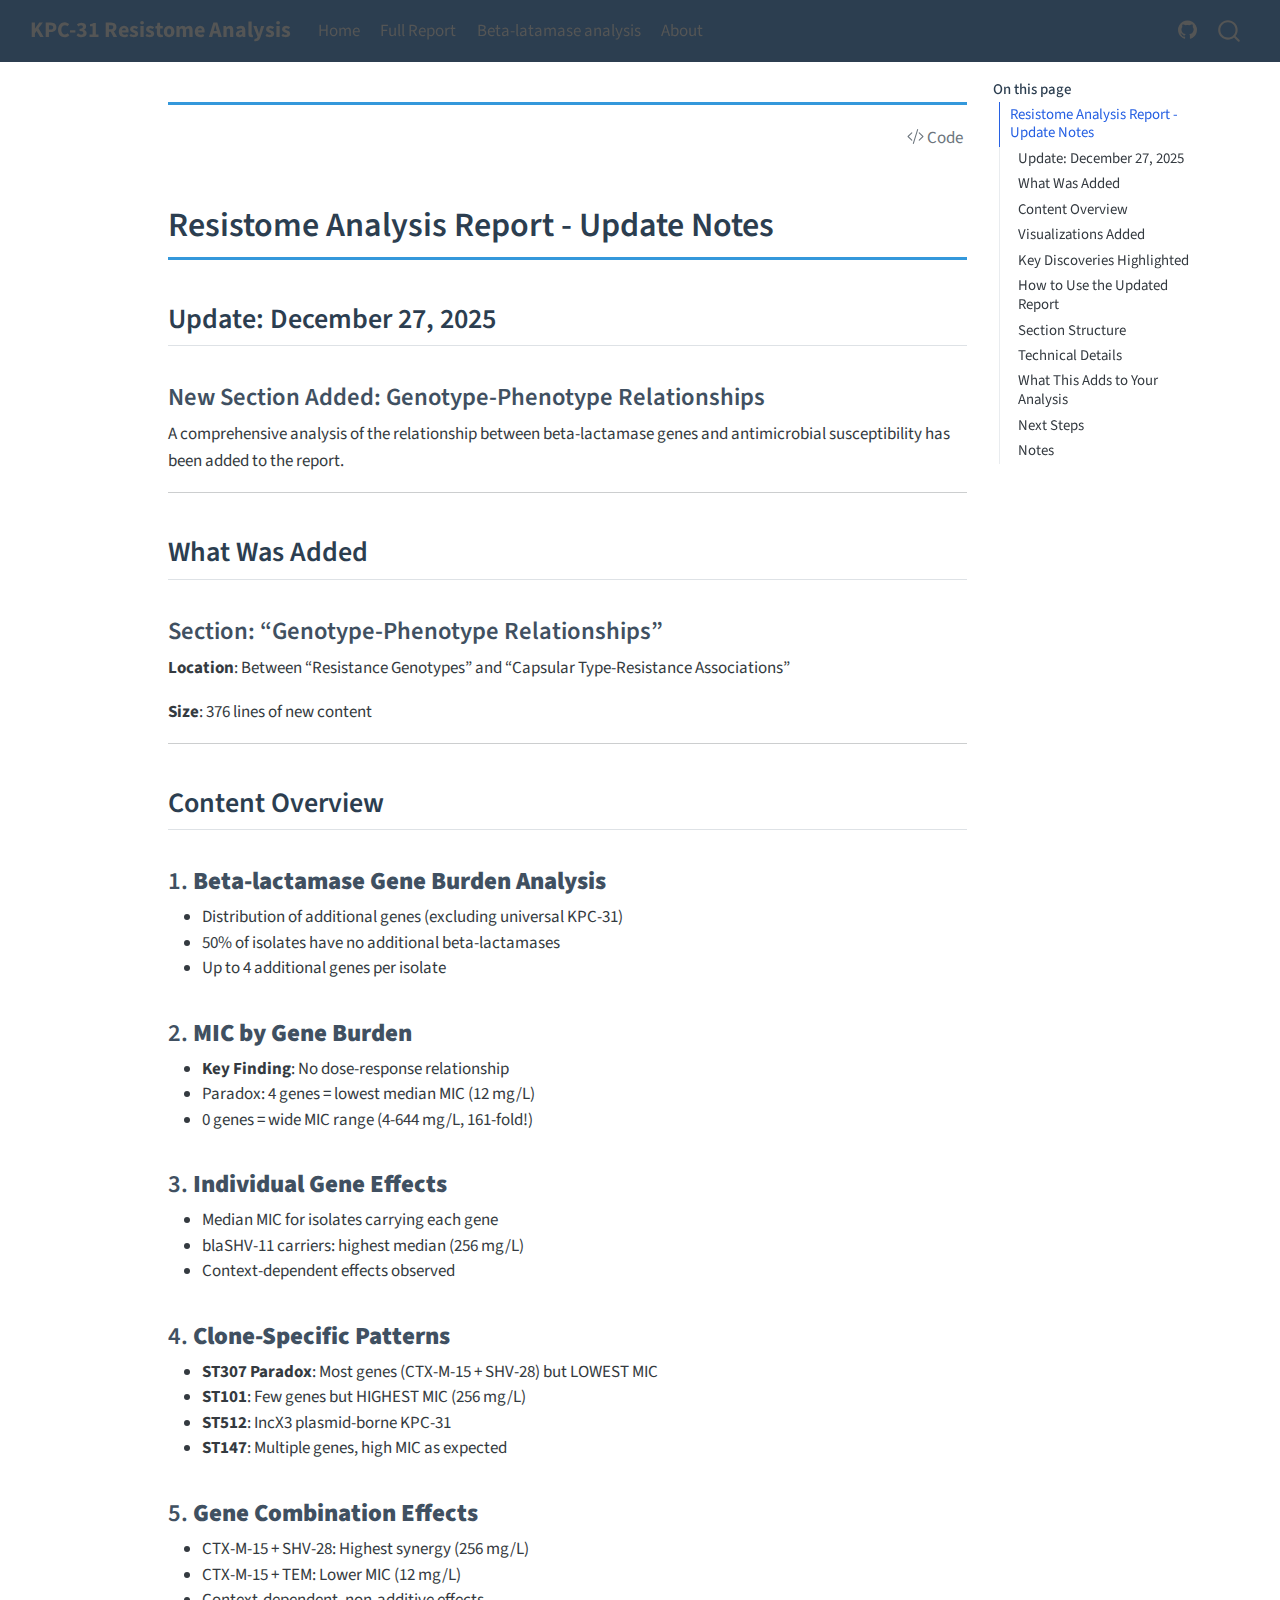
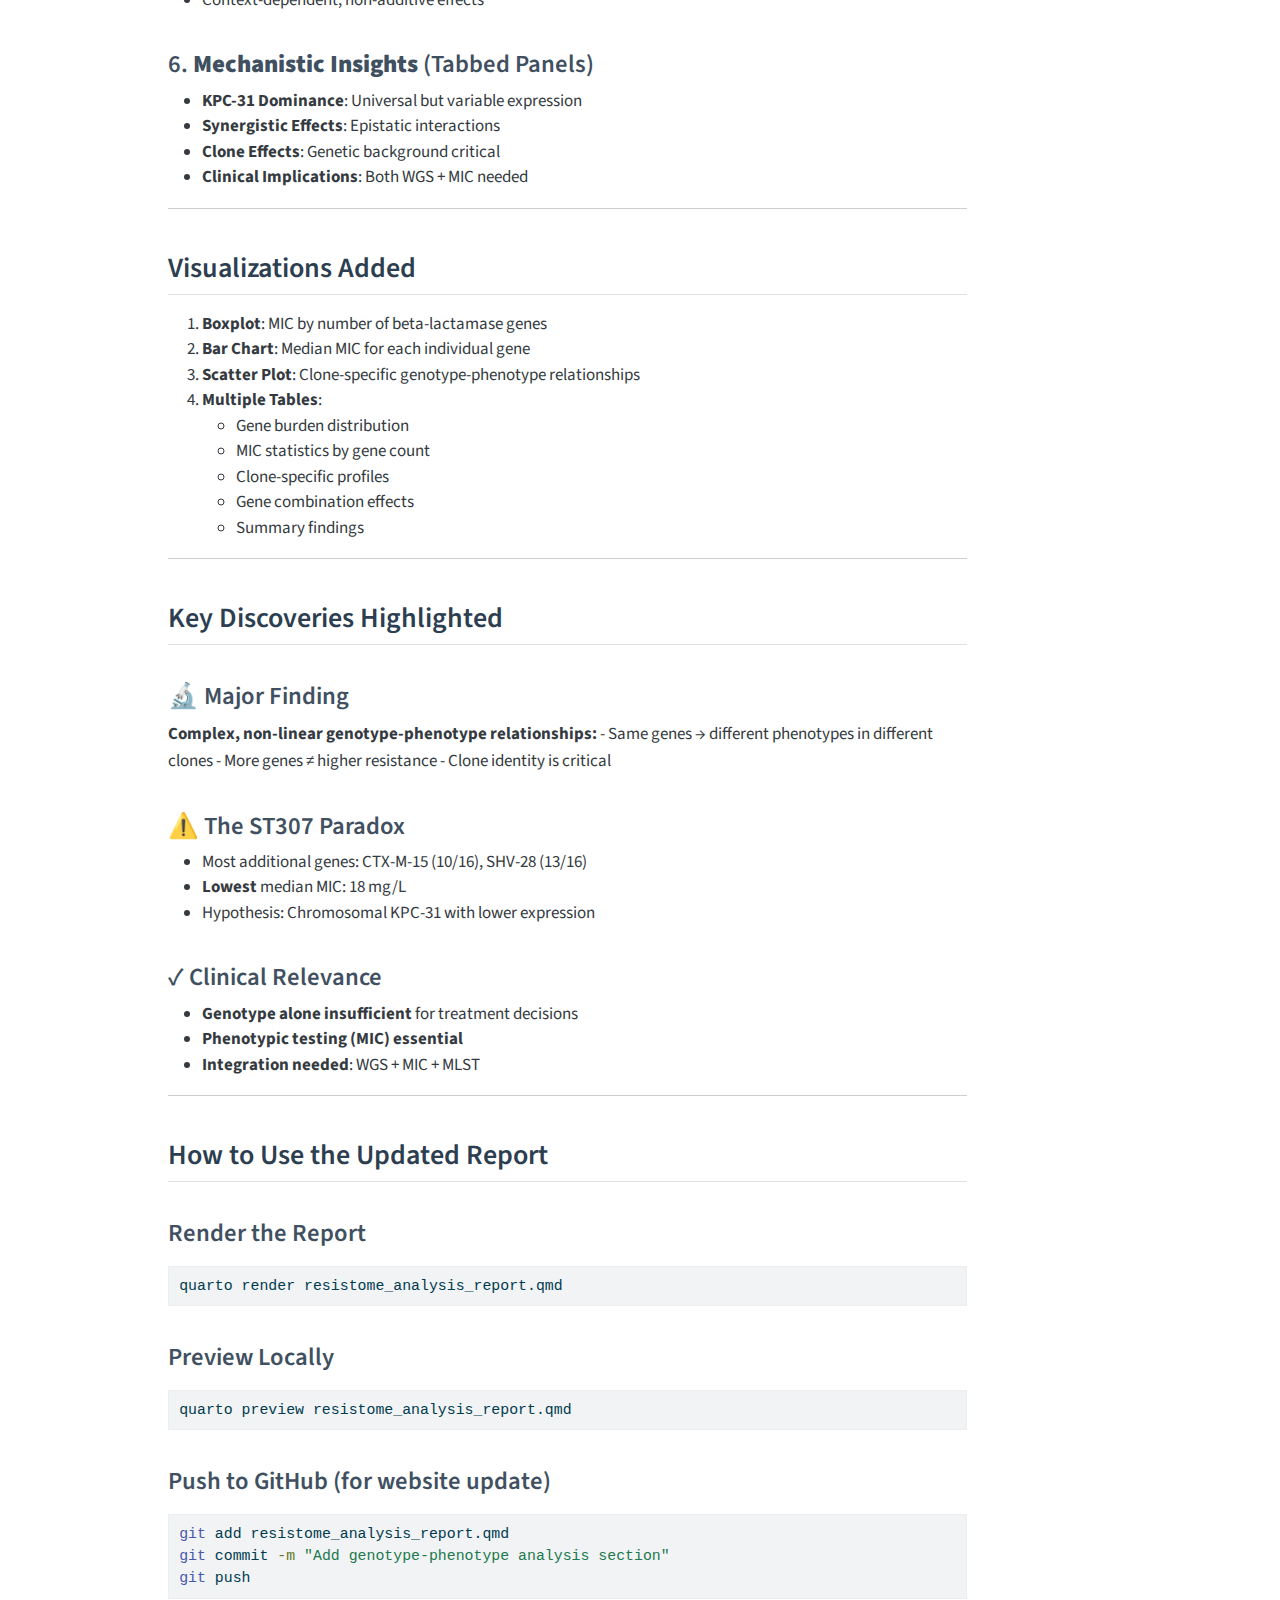
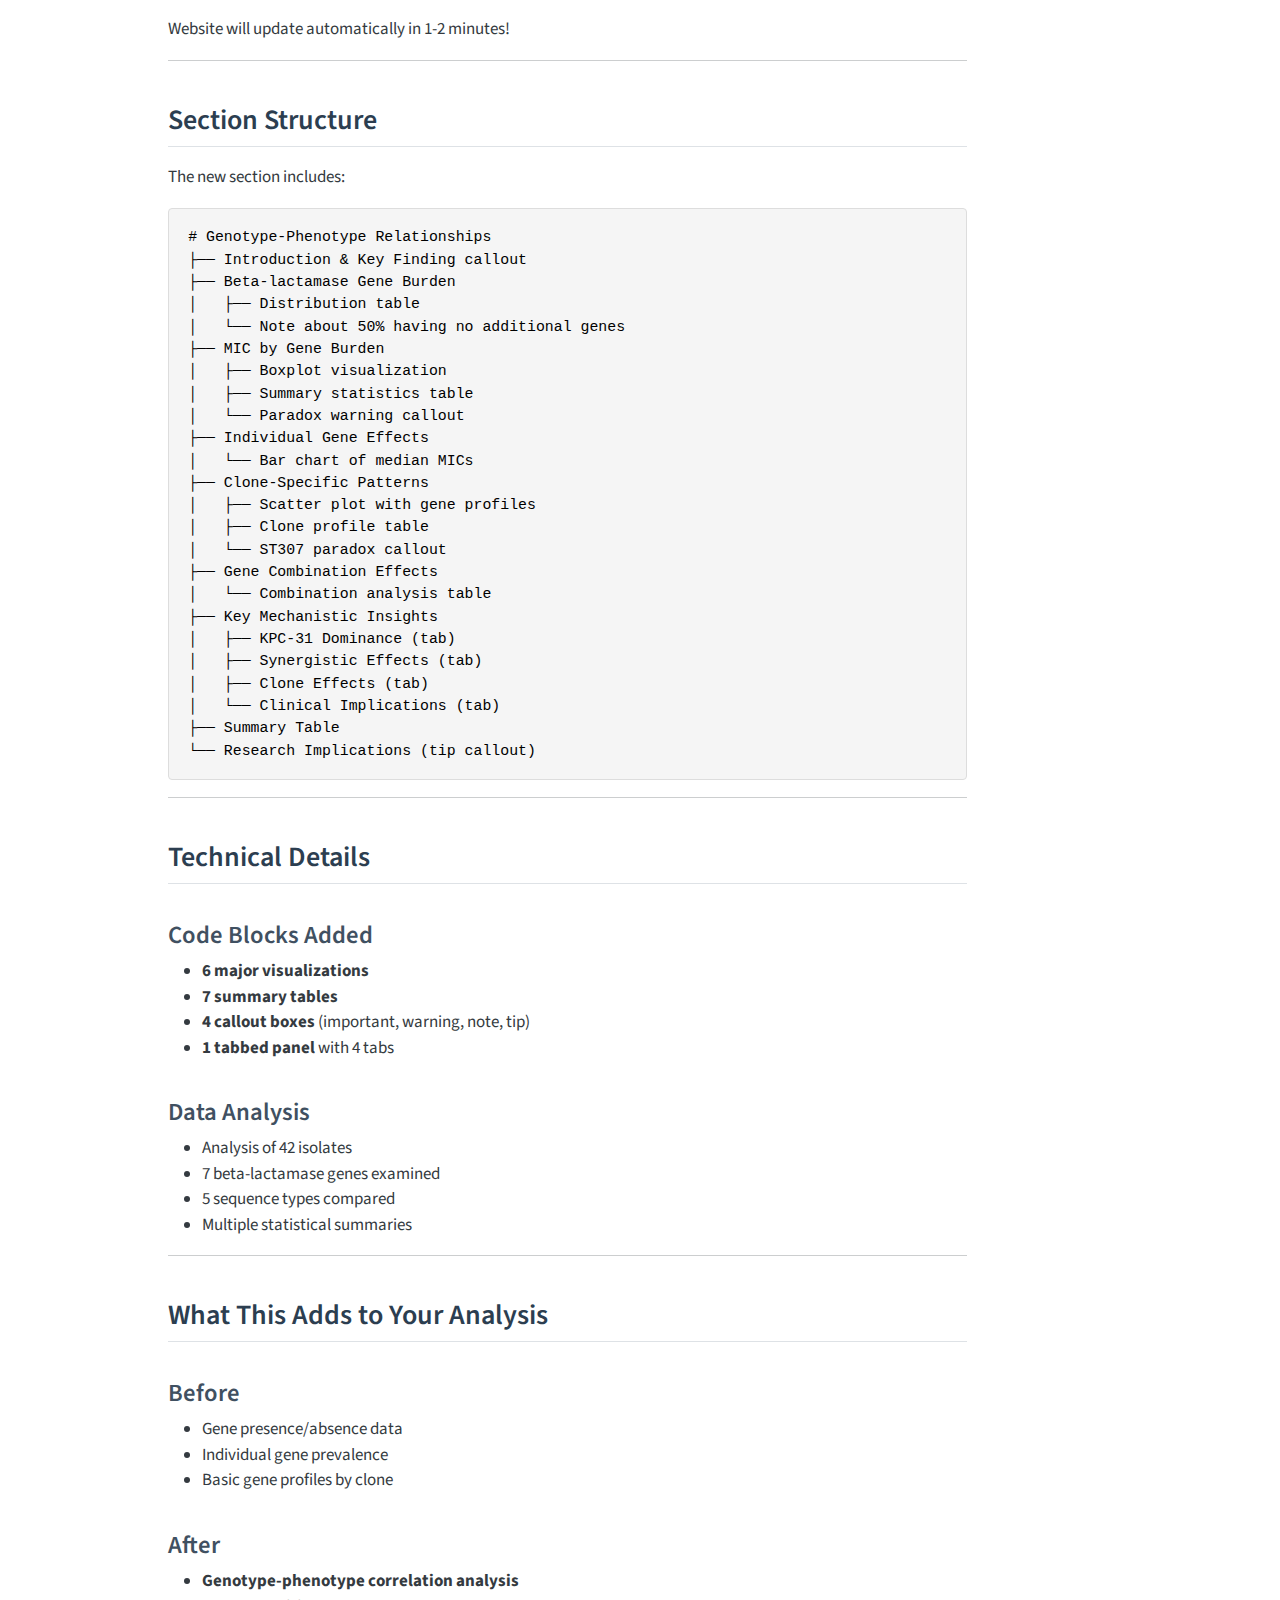
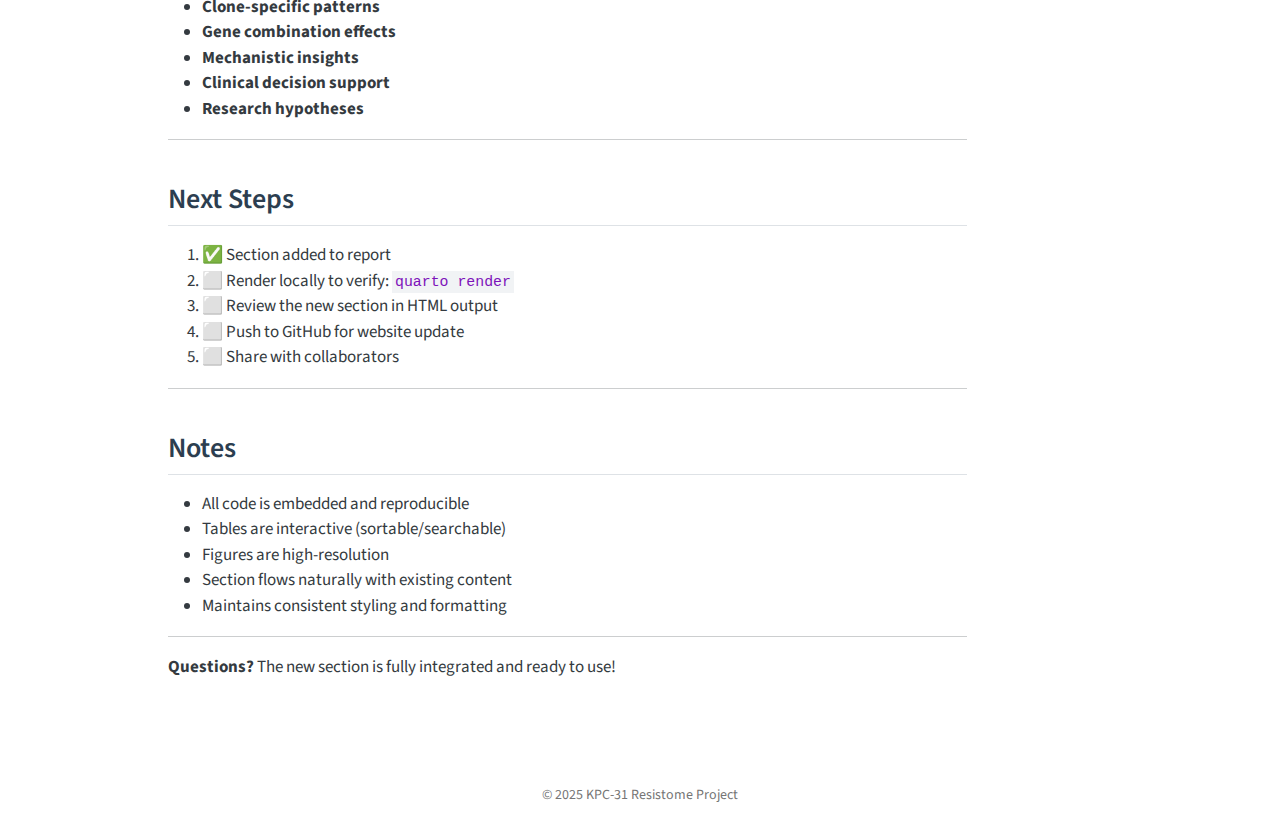
<file: docs/UPDATE_NOTES.html>
<!DOCTYPE html>
<html xmlns="http://www.w3.org/1999/xhtml" lang="en" xml:lang="en"><head>

<meta charset="utf-8">
<meta name="generator" content="quarto-1.9.16">

<meta name="viewport" content="width=device-width, initial-scale=1.0, user-scalable=yes">


<title>update_notes – KPC-31 Resistome Analysis</title>
<style>
code{white-space: pre-wrap;}
span.smallcaps{font-variant: small-caps;}
div.columns{display: flex; gap: min(4vw, 1.5em);}
div.column{flex: auto; overflow-x: auto;}
div.hanging-indent{margin-left: 1.5em; text-indent: -1.5em;}
ul.task-list{list-style: none;}
ul.task-list li input[type="checkbox"] {
  width: 0.8em;
  margin: 0 0.8em 0.2em -1em; /* quarto-specific, see https://github.com/quarto-dev/quarto-cli/issues/4556 */ 
  vertical-align: middle;
}
/* CSS for syntax highlighting */
html { -webkit-text-size-adjust: 100%; }
pre > code.sourceCode { white-space: pre; position: relative; }
pre > code.sourceCode > span { display: inline-block; line-height: 1.25; }
pre > code.sourceCode > span:empty { height: 1.2em; }
.sourceCode { overflow: visible; }
code.sourceCode > span { color: inherit; text-decoration: inherit; }
div.sourceCode { margin: 1em 0; }
pre.sourceCode { margin: 0; }
@media screen {
div.sourceCode { overflow: auto; }
}
@media print {
pre > code.sourceCode { white-space: pre-wrap; }
pre > code.sourceCode > span { text-indent: -5em; padding-left: 5em; }
}
pre.numberSource code
  { counter-reset: source-line 0; }
pre.numberSource code > span
  { position: relative; left: -4em; counter-increment: source-line; }
pre.numberSource code > span > a:first-child::before
  { content: counter(source-line);
    position: relative; left: -1em; text-align: right; vertical-align: baseline;
    border: none; display: inline-block;
    -webkit-touch-callout: none; -webkit-user-select: none;
    -khtml-user-select: none; -moz-user-select: none;
    -ms-user-select: none; user-select: none;
    padding: 0 4px; width: 4em;
  }
pre.numberSource { margin-left: 3em;  padding-left: 4px; }
div.sourceCode
  {   }
@media screen {
pre > code.sourceCode > span > a:first-child::before { text-decoration: underline; }
}
</style>


<script src="site_libs/quarto-nav/quarto-nav.js"></script>
<script src="site_libs/quarto-nav/headroom.min.js"></script>
<script src="site_libs/clipboard/clipboard.min.js"></script>
<script src="site_libs/quarto-search/autocomplete.umd.js"></script>
<script src="site_libs/quarto-search/fuse.min.js"></script>
<script src="site_libs/quarto-search/quarto-search.js"></script>
<meta name="quarto:offset" content="./">
<script src="site_libs/quarto-html/quarto.js" type="module"></script>
<script src="site_libs/quarto-html/tabsets/tabsets.js" type="module"></script>
<script src="site_libs/quarto-html/axe/axe-check.js" type="module"></script>
<script src="site_libs/quarto-html/popper.min.js"></script>
<script src="site_libs/quarto-html/tippy.umd.min.js"></script>
<script src="site_libs/quarto-html/anchor.min.js"></script>
<link href="site_libs/quarto-html/tippy.css" rel="stylesheet">
<link href="site_libs/quarto-html/quarto-syntax-highlighting-a67ac2868200dddf7a4f0e3ae403775c.css" rel="stylesheet" id="quarto-text-highlighting-styles">
<script src="site_libs/bootstrap/bootstrap.min.js"></script>
<link href="site_libs/bootstrap/bootstrap-icons.css" rel="stylesheet">
<link href="site_libs/bootstrap/bootstrap-2d6b043f54d60c02f5aeed4beddc8498.min.css" rel="stylesheet" append-hash="true" id="quarto-bootstrap" data-mode="light">
<script id="quarto-search-options" type="application/json">{
  "location": "navbar",
  "copy-button": false,
  "collapse-after": 3,
  "panel-placement": "end",
  "type": "overlay",
  "limit": 50,
  "keyboard-shortcut": [
    "f",
    "/",
    "s"
  ],
  "show-item-context": false,
  "language": {
    "search-no-results-text": "No results",
    "search-matching-documents-text": "matching documents",
    "search-copy-link-title": "Copy link to search",
    "search-hide-matches-text": "Hide additional matches",
    "search-more-match-text": "more match in this document",
    "search-more-matches-text": "more matches in this document",
    "search-clear-button-title": "Clear",
    "search-text-placeholder": "",
    "search-detached-cancel-button-title": "Cancel",
    "search-submit-button-title": "Submit",
    "search-label": "Search"
  }
}</script>


<link rel="stylesheet" href="styles.css">
</head>

<body class="nav-fixed quarto-light">

<div id="quarto-search-results"></div>
  <header id="quarto-header" class="headroom fixed-top">
    <nav class="navbar navbar-expand-lg " data-bs-theme="dark">
      <div class="navbar-container container-fluid">
      <div class="navbar-brand-container mx-auto">
    <a class="navbar-brand" href="./index.html">
    <span class="navbar-title">KPC-31 Resistome Analysis</span>
    </a>
  </div>
            <div id="quarto-search" class="" title="Search"></div>
          <button class="navbar-toggler" type="button" data-bs-toggle="collapse" data-bs-target="#navbarCollapse" aria-controls="navbarCollapse" role="menu" aria-expanded="false" aria-label="Toggle navigation" onclick="if (window.quartoToggleHeadroom) { window.quartoToggleHeadroom(); }">
  <span class="navbar-toggler-icon"></span>
</button>
          <div class="collapse navbar-collapse" id="navbarCollapse">
            <ul class="navbar-nav navbar-nav-scroll me-auto">
  <li class="nav-item">
    <a class="nav-link" href="./index.html"> 
<span class="menu-text">Home</span></a>
  </li>  
  <li class="nav-item">
    <a class="nav-link" href="./resistome_genotype_phenotype_final.html"> 
<span class="menu-text">Full Report</span></a>
  </li>  
  <li class="nav-item">
    <a class="nav-link" href="./resistome_analysis_report.html"> 
<span class="menu-text">Beta-latamase analysis</span></a>
  </li>  
  <li class="nav-item">
    <a class="nav-link" href="./about.html"> 
<span class="menu-text">About</span></a>
  </li>  
</ul>
            <ul class="navbar-nav navbar-nav-scroll ms-auto">
  <li class="nav-item compact">
    <a class="nav-link" href="https://github.com/Russlewisbo/resistome"> <i class="bi bi-github" role="img">
</i> 
<span class="menu-text"></span></a>
  </li>  
</ul>
          </div> <!-- /navcollapse -->
            <div class="quarto-navbar-tools">
</div>
      </div> <!-- /container-fluid -->
    </nav>
</header>
<!-- content -->
<div id="quarto-content" class="quarto-container page-columns page-rows-contents page-layout-article page-navbar">
<!-- sidebar -->
<!-- margin-sidebar -->
    <div id="quarto-margin-sidebar" class="sidebar margin-sidebar">
        <nav id="TOC" role="doc-toc" class="toc-active">
    <h2 id="toc-title">On this page</h2>
   
  <ul>
  <li><a href="#resistome-analysis-report---update-notes" id="toc-resistome-analysis-report---update-notes" class="nav-link active" data-scroll-target="#resistome-analysis-report---update-notes">Resistome Analysis Report - Update Notes</a>
  <ul class="collapse">
  <li><a href="#update-december-27-2025" id="toc-update-december-27-2025" class="nav-link" data-scroll-target="#update-december-27-2025">Update: December 27, 2025</a>
  <ul class="collapse">
  <li><a href="#new-section-added-genotype-phenotype-relationships" id="toc-new-section-added-genotype-phenotype-relationships" class="nav-link" data-scroll-target="#new-section-added-genotype-phenotype-relationships">New Section Added: Genotype-Phenotype Relationships</a></li>
  </ul></li>
  <li><a href="#what-was-added" id="toc-what-was-added" class="nav-link" data-scroll-target="#what-was-added">What Was Added</a>
  <ul class="collapse">
  <li><a href="#section-genotype-phenotype-relationships" id="toc-section-genotype-phenotype-relationships" class="nav-link" data-scroll-target="#section-genotype-phenotype-relationships">Section: “Genotype-Phenotype Relationships”</a></li>
  </ul></li>
  <li><a href="#content-overview" id="toc-content-overview" class="nav-link" data-scroll-target="#content-overview">Content Overview</a>
  <ul class="collapse">
  <li><a href="#beta-lactamase-gene-burden-analysis" id="toc-beta-lactamase-gene-burden-analysis" class="nav-link" data-scroll-target="#beta-lactamase-gene-burden-analysis">1. <strong>Beta-lactamase Gene Burden Analysis</strong></a></li>
  <li><a href="#mic-by-gene-burden" id="toc-mic-by-gene-burden" class="nav-link" data-scroll-target="#mic-by-gene-burden">2. <strong>MIC by Gene Burden</strong></a></li>
  <li><a href="#individual-gene-effects" id="toc-individual-gene-effects" class="nav-link" data-scroll-target="#individual-gene-effects">3. <strong>Individual Gene Effects</strong></a></li>
  <li><a href="#clone-specific-patterns" id="toc-clone-specific-patterns" class="nav-link" data-scroll-target="#clone-specific-patterns">4. <strong>Clone-Specific Patterns</strong></a></li>
  <li><a href="#gene-combination-effects" id="toc-gene-combination-effects" class="nav-link" data-scroll-target="#gene-combination-effects">5. <strong>Gene Combination Effects</strong></a></li>
  <li><a href="#mechanistic-insights-tabbed-panels" id="toc-mechanistic-insights-tabbed-panels" class="nav-link" data-scroll-target="#mechanistic-insights-tabbed-panels">6. <strong>Mechanistic Insights</strong> (Tabbed Panels)</a></li>
  </ul></li>
  <li><a href="#visualizations-added" id="toc-visualizations-added" class="nav-link" data-scroll-target="#visualizations-added">Visualizations Added</a></li>
  <li><a href="#key-discoveries-highlighted" id="toc-key-discoveries-highlighted" class="nav-link" data-scroll-target="#key-discoveries-highlighted">Key Discoveries Highlighted</a>
  <ul class="collapse">
  <li><a href="#major-finding" id="toc-major-finding" class="nav-link" data-scroll-target="#major-finding">🔬 Major Finding</a></li>
  <li><a href="#the-st307-paradox" id="toc-the-st307-paradox" class="nav-link" data-scroll-target="#the-st307-paradox">⚠️ The ST307 Paradox</a></li>
  <li><a href="#clinical-relevance" id="toc-clinical-relevance" class="nav-link" data-scroll-target="#clinical-relevance">✓ Clinical Relevance</a></li>
  </ul></li>
  <li><a href="#how-to-use-the-updated-report" id="toc-how-to-use-the-updated-report" class="nav-link" data-scroll-target="#how-to-use-the-updated-report">How to Use the Updated Report</a>
  <ul class="collapse">
  <li><a href="#render-the-report" id="toc-render-the-report" class="nav-link" data-scroll-target="#render-the-report">Render the Report</a></li>
  <li><a href="#preview-locally" id="toc-preview-locally" class="nav-link" data-scroll-target="#preview-locally">Preview Locally</a></li>
  <li><a href="#push-to-github-for-website-update" id="toc-push-to-github-for-website-update" class="nav-link" data-scroll-target="#push-to-github-for-website-update">Push to GitHub (for website update)</a></li>
  </ul></li>
  <li><a href="#section-structure" id="toc-section-structure" class="nav-link" data-scroll-target="#section-structure">Section Structure</a></li>
  <li><a href="#technical-details" id="toc-technical-details" class="nav-link" data-scroll-target="#technical-details">Technical Details</a>
  <ul class="collapse">
  <li><a href="#code-blocks-added" id="toc-code-blocks-added" class="nav-link" data-scroll-target="#code-blocks-added">Code Blocks Added</a></li>
  <li><a href="#data-analysis" id="toc-data-analysis" class="nav-link" data-scroll-target="#data-analysis">Data Analysis</a></li>
  </ul></li>
  <li><a href="#what-this-adds-to-your-analysis" id="toc-what-this-adds-to-your-analysis" class="nav-link" data-scroll-target="#what-this-adds-to-your-analysis">What This Adds to Your Analysis</a>
  <ul class="collapse">
  <li><a href="#before" id="toc-before" class="nav-link" data-scroll-target="#before">Before</a></li>
  <li><a href="#after" id="toc-after" class="nav-link" data-scroll-target="#after">After</a></li>
  </ul></li>
  <li><a href="#next-steps" id="toc-next-steps" class="nav-link" data-scroll-target="#next-steps">Next Steps</a></li>
  <li><a href="#notes" id="toc-notes" class="nav-link" data-scroll-target="#notes">Notes</a></li>
  </ul></li>
  </ul>
</nav>
    </div>
<!-- main -->
<main class="content" id="quarto-document-content"><header id="title-block-header" class="quarto-title-block"><h1 class="title display-7"></h1></header><div class="quarto-title-block"><div class="quarto-title-tools-only"><button type="button" class="btn code-tools-button" id="quarto-code-tools-source"><i class="bi"></i> Code</button></div></div>




<section id="resistome-analysis-report---update-notes" class="level1">
<h1>Resistome Analysis Report - Update Notes</h1>
<section id="update-december-27-2025" class="level2">
<h2 class="anchored" data-anchor-id="update-december-27-2025">Update: December 27, 2025</h2>
<section id="new-section-added-genotype-phenotype-relationships" class="level3">
<h3 class="anchored" data-anchor-id="new-section-added-genotype-phenotype-relationships">New Section Added: Genotype-Phenotype Relationships</h3>
<p>A comprehensive analysis of the relationship between beta-lactamase genes and antimicrobial susceptibility has been added to the report.</p>
<hr>
</section>
</section>
<section id="what-was-added" class="level2">
<h2 class="anchored" data-anchor-id="what-was-added">What Was Added</h2>
<section id="section-genotype-phenotype-relationships" class="level3">
<h3 class="anchored" data-anchor-id="section-genotype-phenotype-relationships">Section: “Genotype-Phenotype Relationships”</h3>
<p><strong>Location</strong>: Between “Resistance Genotypes” and “Capsular Type-Resistance Associations”</p>
<p><strong>Size</strong>: 376 lines of new content</p>
<hr>
</section>
</section>
<section id="content-overview" class="level2">
<h2 class="anchored" data-anchor-id="content-overview">Content Overview</h2>
<section id="beta-lactamase-gene-burden-analysis" class="level3">
<h3 class="anchored" data-anchor-id="beta-lactamase-gene-burden-analysis">1. <strong>Beta-lactamase Gene Burden Analysis</strong></h3>
<ul>
<li>Distribution of additional genes (excluding universal KPC-31)</li>
<li>50% of isolates have no additional beta-lactamases</li>
<li>Up to 4 additional genes per isolate</li>
</ul>
</section>
<section id="mic-by-gene-burden" class="level3">
<h3 class="anchored" data-anchor-id="mic-by-gene-burden">2. <strong>MIC by Gene Burden</strong></h3>
<ul>
<li><strong>Key Finding</strong>: No dose-response relationship</li>
<li>Paradox: 4 genes = lowest median MIC (12 mg/L)</li>
<li>0 genes = wide MIC range (4-644 mg/L, 161-fold!)</li>
</ul>
</section>
<section id="individual-gene-effects" class="level3">
<h3 class="anchored" data-anchor-id="individual-gene-effects">3. <strong>Individual Gene Effects</strong></h3>
<ul>
<li>Median MIC for isolates carrying each gene</li>
<li>blaSHV-11 carriers: highest median (256 mg/L)</li>
<li>Context-dependent effects observed</li>
</ul>
</section>
<section id="clone-specific-patterns" class="level3">
<h3 class="anchored" data-anchor-id="clone-specific-patterns">4. <strong>Clone-Specific Patterns</strong></h3>
<ul>
<li><strong>ST307 Paradox</strong>: Most genes (CTX-M-15 + SHV-28) but LOWEST MIC</li>
<li><strong>ST101</strong>: Few genes but HIGHEST MIC (256 mg/L)</li>
<li><strong>ST512</strong>: IncX3 plasmid-borne KPC-31</li>
<li><strong>ST147</strong>: Multiple genes, high MIC as expected</li>
</ul>
</section>
<section id="gene-combination-effects" class="level3">
<h3 class="anchored" data-anchor-id="gene-combination-effects">5. <strong>Gene Combination Effects</strong></h3>
<ul>
<li>CTX-M-15 + SHV-28: Highest synergy (256 mg/L)</li>
<li>CTX-M-15 + TEM: Lower MIC (12 mg/L)</li>
<li>Context-dependent, non-additive effects</li>
</ul>
</section>
<section id="mechanistic-insights-tabbed-panels" class="level3">
<h3 class="anchored" data-anchor-id="mechanistic-insights-tabbed-panels">6. <strong>Mechanistic Insights</strong> (Tabbed Panels)</h3>
<ul>
<li><strong>KPC-31 Dominance</strong>: Universal but variable expression</li>
<li><strong>Synergistic Effects</strong>: Epistatic interactions</li>
<li><strong>Clone Effects</strong>: Genetic background critical</li>
<li><strong>Clinical Implications</strong>: Both WGS + MIC needed</li>
</ul>
<hr>
</section>
</section>
<section id="visualizations-added" class="level2">
<h2 class="anchored" data-anchor-id="visualizations-added">Visualizations Added</h2>
<ol type="1">
<li><strong>Boxplot</strong>: MIC by number of beta-lactamase genes</li>
<li><strong>Bar Chart</strong>: Median MIC for each individual gene</li>
<li><strong>Scatter Plot</strong>: Clone-specific genotype-phenotype relationships</li>
<li><strong>Multiple Tables</strong>:
<ul>
<li>Gene burden distribution</li>
<li>MIC statistics by gene count</li>
<li>Clone-specific profiles</li>
<li>Gene combination effects</li>
<li>Summary findings</li>
</ul></li>
</ol>
<hr>
</section>
<section id="key-discoveries-highlighted" class="level2">
<h2 class="anchored" data-anchor-id="key-discoveries-highlighted">Key Discoveries Highlighted</h2>
<section id="major-finding" class="level3">
<h3 class="anchored" data-anchor-id="major-finding">🔬 Major Finding</h3>
<p><strong>Complex, non-linear genotype-phenotype relationships:</strong> - Same genes → different phenotypes in different clones - More genes ≠ higher resistance - Clone identity is critical</p>
</section>
<section id="the-st307-paradox" class="level3">
<h3 class="anchored" data-anchor-id="the-st307-paradox">⚠️ The ST307 Paradox</h3>
<ul>
<li>Most additional genes: CTX-M-15 (10/16), SHV-28 (13/16)</li>
<li><strong>Lowest</strong> median MIC: 18 mg/L</li>
<li>Hypothesis: Chromosomal KPC-31 with lower expression</li>
</ul>
</section>
<section id="clinical-relevance" class="level3">
<h3 class="anchored" data-anchor-id="clinical-relevance">✓ Clinical Relevance</h3>
<ul>
<li><strong>Genotype alone insufficient</strong> for treatment decisions</li>
<li><strong>Phenotypic testing (MIC) essential</strong></li>
<li><strong>Integration needed</strong>: WGS + MIC + MLST</li>
</ul>
<hr>
</section>
</section>
<section id="how-to-use-the-updated-report" class="level2">
<h2 class="anchored" data-anchor-id="how-to-use-the-updated-report">How to Use the Updated Report</h2>
<section id="render-the-report" class="level3">
<h3 class="anchored" data-anchor-id="render-the-report">Render the Report</h3>
<div class="code-copy-outer-scaffold"><div class="sourceCode" id="cb1"><pre class="sourceCode bash code-with-copy"><code class="sourceCode bash"><span id="cb1-1"><a href="#cb1-1" aria-hidden="true" tabindex="-1"></a><span class="ex">quarto</span> render resistome_analysis_report.qmd</span></code></pre></div><button title="Copy to Clipboard" class="code-copy-button"><i class="bi"></i></button></div>
</section>
<section id="preview-locally" class="level3">
<h3 class="anchored" data-anchor-id="preview-locally">Preview Locally</h3>
<div class="code-copy-outer-scaffold"><div class="sourceCode" id="cb2"><pre class="sourceCode bash code-with-copy"><code class="sourceCode bash"><span id="cb2-1"><a href="#cb2-1" aria-hidden="true" tabindex="-1"></a><span class="ex">quarto</span> preview resistome_analysis_report.qmd</span></code></pre></div><button title="Copy to Clipboard" class="code-copy-button"><i class="bi"></i></button></div>
</section>
<section id="push-to-github-for-website-update" class="level3">
<h3 class="anchored" data-anchor-id="push-to-github-for-website-update">Push to GitHub (for website update)</h3>
<div class="code-copy-outer-scaffold"><div class="sourceCode" id="cb3"><pre class="sourceCode bash code-with-copy"><code class="sourceCode bash"><span id="cb3-1"><a href="#cb3-1" aria-hidden="true" tabindex="-1"></a><span class="fu">git</span> add resistome_analysis_report.qmd</span>
<span id="cb3-2"><a href="#cb3-2" aria-hidden="true" tabindex="-1"></a><span class="fu">git</span> commit <span class="at">-m</span> <span class="st">"Add genotype-phenotype analysis section"</span></span>
<span id="cb3-3"><a href="#cb3-3" aria-hidden="true" tabindex="-1"></a><span class="fu">git</span> push</span></code></pre></div><button title="Copy to Clipboard" class="code-copy-button"><i class="bi"></i></button></div>
<p>Website will update automatically in 1-2 minutes!</p>
<hr>
</section>
</section>
<section id="section-structure" class="level2">
<h2 class="anchored" data-anchor-id="section-structure">Section Structure</h2>
<p>The new section includes:</p>
<pre><code># Genotype-Phenotype Relationships
├── Introduction &amp; Key Finding callout
├── Beta-lactamase Gene Burden
│   ├── Distribution table
│   └── Note about 50% having no additional genes
├── MIC by Gene Burden
│   ├── Boxplot visualization
│   ├── Summary statistics table
│   └── Paradox warning callout
├── Individual Gene Effects
│   └── Bar chart of median MICs
├── Clone-Specific Patterns
│   ├── Scatter plot with gene profiles
│   ├── Clone profile table
│   └── ST307 paradox callout
├── Gene Combination Effects
│   └── Combination analysis table
├── Key Mechanistic Insights
│   ├── KPC-31 Dominance (tab)
│   ├── Synergistic Effects (tab)
│   ├── Clone Effects (tab)
│   └── Clinical Implications (tab)
├── Summary Table
└── Research Implications (tip callout)</code></pre>
<hr>
</section>
<section id="technical-details" class="level2">
<h2 class="anchored" data-anchor-id="technical-details">Technical Details</h2>
<section id="code-blocks-added" class="level3">
<h3 class="anchored" data-anchor-id="code-blocks-added">Code Blocks Added</h3>
<ul>
<li><strong>6 major visualizations</strong></li>
<li><strong>7 summary tables</strong></li>
<li><strong>4 callout boxes</strong> (important, warning, note, tip)</li>
<li><strong>1 tabbed panel</strong> with 4 tabs</li>
</ul>
</section>
<section id="data-analysis" class="level3">
<h3 class="anchored" data-anchor-id="data-analysis">Data Analysis</h3>
<ul>
<li>Analysis of 42 isolates</li>
<li>7 beta-lactamase genes examined</li>
<li>5 sequence types compared</li>
<li>Multiple statistical summaries</li>
</ul>
<hr>
</section>
</section>
<section id="what-this-adds-to-your-analysis" class="level2">
<h2 class="anchored" data-anchor-id="what-this-adds-to-your-analysis">What This Adds to Your Analysis</h2>
<section id="before" class="level3">
<h3 class="anchored" data-anchor-id="before">Before</h3>
<ul>
<li>Gene presence/absence data</li>
<li>Individual gene prevalence</li>
<li>Basic gene profiles by clone</li>
</ul>
</section>
<section id="after" class="level3">
<h3 class="anchored" data-anchor-id="after">After</h3>
<ul>
<li><strong>Genotype-phenotype correlation analysis</strong></li>
<li><strong>Clone-specific patterns</strong></li>
<li><strong>Gene combination effects</strong></li>
<li><strong>Mechanistic insights</strong></li>
<li><strong>Clinical decision support</strong></li>
<li><strong>Research hypotheses</strong></li>
</ul>
<hr>
</section>
</section>
<section id="next-steps" class="level2">
<h2 class="anchored" data-anchor-id="next-steps">Next Steps</h2>
<ol type="1">
<li>✅ Section added to report</li>
<li>⬜ Render locally to verify: <code>quarto render</code></li>
<li>⬜ Review the new section in HTML output</li>
<li>⬜ Push to GitHub for website update</li>
<li>⬜ Share with collaborators</li>
</ol>
<hr>
</section>
<section id="notes" class="level2">
<h2 class="anchored" data-anchor-id="notes">Notes</h2>
<ul>
<li>All code is embedded and reproducible</li>
<li>Tables are interactive (sortable/searchable)</li>
<li>Figures are high-resolution</li>
<li>Section flows naturally with existing content</li>
<li>Maintains consistent styling and formatting</li>
</ul>
<hr>
<p><strong>Questions?</strong> The new section is fully integrated and ready to use!</p>


<!-- -->

</section>
</section>

</main> <!-- /main -->
<script id="quarto-html-after-body" type="application/javascript">
  window.document.addEventListener("DOMContentLoaded", function (event) {
    const icon = "";
    const anchorJS = new window.AnchorJS();
    anchorJS.options = {
      placement: 'right',
      icon: icon
    };
    anchorJS.add('.anchored');
    const isCodeAnnotation = (el) => {
      for (const clz of el.classList) {
        if (clz.startsWith('code-annotation-')) {                     
          return true;
        }
      }
      return false;
    }
    const onCopySuccess = function(e) {
      // button target
      const button = e.trigger;
      // don't keep focus
      button.blur();
      // flash "checked"
      button.classList.add('code-copy-button-checked');
      var currentTitle = button.getAttribute("title");
      button.setAttribute("title", "Copied!");
      let tooltip;
      if (window.bootstrap) {
        button.setAttribute("data-bs-toggle", "tooltip");
        button.setAttribute("data-bs-placement", "left");
        button.setAttribute("data-bs-title", "Copied!");
        tooltip = new bootstrap.Tooltip(button, 
          { trigger: "manual", 
            customClass: "code-copy-button-tooltip",
            offset: [0, -8]});
        tooltip.show();    
      }
      setTimeout(function() {
        if (tooltip) {
          tooltip.hide();
          button.removeAttribute("data-bs-title");
          button.removeAttribute("data-bs-toggle");
          button.removeAttribute("data-bs-placement");
        }
        button.setAttribute("title", currentTitle);
        button.classList.remove('code-copy-button-checked');
      }, 1000);
      // clear code selection
      e.clearSelection();
    }
    const getTextToCopy = function(trigger) {
      const outerScaffold = trigger.parentElement.cloneNode(true);
      const codeEl = outerScaffold.querySelector('code');
      for (const childEl of codeEl.children) {
        if (isCodeAnnotation(childEl)) {
          childEl.remove();
        }
      }
      return codeEl.innerText;
    }
    const clipboard = new window.ClipboardJS('.code-copy-button:not([data-in-quarto-modal])', {
      text: getTextToCopy
    });
    clipboard.on('success', onCopySuccess);
    if (window.document.getElementById('quarto-embedded-source-code-modal')) {
      const clipboardModal = new window.ClipboardJS('.code-copy-button[data-in-quarto-modal]', {
        text: getTextToCopy,
        container: window.document.getElementById('quarto-embedded-source-code-modal')
      });
      clipboardModal.on('success', onCopySuccess);
    }
    const viewSource = window.document.getElementById('quarto-view-source') ||
                       window.document.getElementById('quarto-code-tools-source');
    if (viewSource) {
      const sourceUrl = viewSource.getAttribute("data-quarto-source-url");
      viewSource.addEventListener("click", function(e) {
        if (sourceUrl) {
          // rstudio viewer pane
          if (/\bcapabilities=\b/.test(window.location)) {
            window.open(sourceUrl);
          } else {
            window.location.href = sourceUrl;
          }
        } else {
          const modal = new bootstrap.Modal(document.getElementById('quarto-embedded-source-code-modal'));
          modal.show();
        }
        return false;
      });
    }
    function toggleCodeHandler(show) {
      return function(e) {
        const detailsSrc = window.document.querySelectorAll(".cell > details > .sourceCode");
        for (let i=0; i<detailsSrc.length; i++) {
          const details = detailsSrc[i].parentElement;
          if (show) {
            details.open = true;
          } else {
            details.removeAttribute("open");
          }
        }
        const cellCodeDivs = window.document.querySelectorAll(".cell > .sourceCode");
        const fromCls = show ? "hidden" : "unhidden";
        const toCls = show ? "unhidden" : "hidden";
        for (let i=0; i<cellCodeDivs.length; i++) {
          const codeDiv = cellCodeDivs[i];
          if (codeDiv.classList.contains(fromCls)) {
            codeDiv.classList.remove(fromCls);
            codeDiv.classList.add(toCls);
          } 
        }
        return false;
      }
    }
    const hideAllCode = window.document.getElementById("quarto-hide-all-code");
    if (hideAllCode) {
      hideAllCode.addEventListener("click", toggleCodeHandler(false));
    }
    const showAllCode = window.document.getElementById("quarto-show-all-code");
    if (showAllCode) {
      showAllCode.addEventListener("click", toggleCodeHandler(true));
    }
      var localhostRegex = new RegExp(/^(?:http|https):\/\/localhost\:?[0-9]*\//);
      var mailtoRegex = new RegExp(/^mailto:/);
        var filterRegex = new RegExp('/' + window.location.host + '/');
      var isInternal = (href) => {
          return filterRegex.test(href) || localhostRegex.test(href) || mailtoRegex.test(href);
      }
      // Inspect non-navigation links and adorn them if external
     var links = window.document.querySelectorAll('a[href]:not(.nav-link):not(.navbar-brand):not(.toc-action):not(.sidebar-link):not(.sidebar-item-toggle):not(.pagination-link):not(.no-external):not([aria-hidden]):not(.dropdown-item):not(.quarto-navigation-tool):not(.about-link)');
      for (var i=0; i<links.length; i++) {
        const link = links[i];
        if (!isInternal(link.href)) {
          // undo the damage that might have been done by quarto-nav.js in the case of
          // links that we want to consider external
          if (link.dataset.originalHref !== undefined) {
            link.href = link.dataset.originalHref;
          }
        }
      }
    function tippyHover(el, contentFn, onTriggerFn, onUntriggerFn) {
      const config = {
        allowHTML: true,
        maxWidth: 500,
        delay: 100,
        arrow: false,
        appendTo: function(el) {
            return el.parentElement;
        },
        interactive: true,
        interactiveBorder: 10,
        theme: 'quarto',
        placement: 'bottom-start',
      };
      if (contentFn) {
        config.content = contentFn;
      }
      if (onTriggerFn) {
        config.onTrigger = onTriggerFn;
      }
      if (onUntriggerFn) {
        config.onUntrigger = onUntriggerFn;
      }
      window.tippy(el, config); 
    }
    const noterefs = window.document.querySelectorAll('a[role="doc-noteref"]');
    for (var i=0; i<noterefs.length; i++) {
      const ref = noterefs[i];
      tippyHover(ref, function() {
        // use id or data attribute instead here
        let href = ref.getAttribute('data-footnote-href') || ref.getAttribute('href');
        try { href = new URL(href).hash; } catch {}
        const id = href.replace(/^#\/?/, "");
        const note = window.document.getElementById(id);
        if (note) {
          return note.innerHTML;
        } else {
          return "";
        }
      });
    }
    const xrefs = window.document.querySelectorAll('a.quarto-xref');
    const processXRef = (id, note) => {
      // Strip column container classes
      const stripColumnClz = (el) => {
        el.classList.remove("page-full", "page-columns");
        if (el.children) {
          for (const child of el.children) {
            stripColumnClz(child);
          }
        }
      }
      stripColumnClz(note)
      if (id === null || id.startsWith('sec-')) {
        // Special case sections, only their first couple elements
        const container = document.createElement("div");
        if (note.children && note.children.length > 2) {
          container.appendChild(note.children[0].cloneNode(true));
          for (let i = 1; i < note.children.length; i++) {
            const child = note.children[i];
            if (child.tagName === "P" && child.innerText === "") {
              continue;
            } else {
              container.appendChild(child.cloneNode(true));
              break;
            }
          }
          if (window.Quarto?.typesetMath) {
            window.Quarto.typesetMath(container);
          }
          return container.innerHTML
        } else {
          if (window.Quarto?.typesetMath) {
            window.Quarto.typesetMath(note);
          }
          return note.innerHTML;
        }
      } else {
        // Remove any anchor links if they are present
        const anchorLink = note.querySelector('a.anchorjs-link');
        if (anchorLink) {
          anchorLink.remove();
        }
        if (window.Quarto?.typesetMath) {
          window.Quarto.typesetMath(note);
        }
        if (note.classList.contains("callout")) {
          return note.outerHTML;
        } else {
          return note.innerHTML;
        }
      }
    }
    for (var i=0; i<xrefs.length; i++) {
      const xref = xrefs[i];
      tippyHover(xref, undefined, function(instance) {
        instance.disable();
        let url = xref.getAttribute('href');
        let hash = undefined; 
        if (url.startsWith('#')) {
          hash = url;
        } else {
          try { hash = new URL(url).hash; } catch {}
        }
        if (hash) {
          const id = hash.replace(/^#\/?/, "");
          const note = window.document.getElementById(id);
          if (note !== null) {
            try {
              const html = processXRef(id, note.cloneNode(true));
              instance.setContent(html);
            } finally {
              instance.enable();
              instance.show();
            }
          } else {
            // See if we can fetch this
            fetch(url.split('#')[0])
            .then(res => res.text())
            .then(html => {
              const parser = new DOMParser();
              const htmlDoc = parser.parseFromString(html, "text/html");
              const note = htmlDoc.getElementById(id);
              if (note !== null) {
                const html = processXRef(id, note);
                instance.setContent(html);
              } 
            }).finally(() => {
              instance.enable();
              instance.show();
            });
          }
        } else {
          // See if we can fetch a full url (with no hash to target)
          // This is a special case and we should probably do some content thinning / targeting
          fetch(url)
          .then(res => res.text())
          .then(html => {
            const parser = new DOMParser();
            const htmlDoc = parser.parseFromString(html, "text/html");
            const note = htmlDoc.querySelector('main.content');
            if (note !== null) {
              // This should only happen for chapter cross references
              // (since there is no id in the URL)
              // remove the first header
              if (note.children.length > 0 && note.children[0].tagName === "HEADER") {
                note.children[0].remove();
              }
              const html = processXRef(null, note);
              instance.setContent(html);
            } 
          }).finally(() => {
            instance.enable();
            instance.show();
          });
        }
      }, function(instance) {
      });
    }
        let selectedAnnoteEl;
        const selectorForAnnotation = ( cell, annotation) => {
          let cellAttr = 'data-code-cell="' + cell + '"';
          let lineAttr = 'data-code-annotation="' +  annotation + '"';
          const selector = 'span[' + cellAttr + '][' + lineAttr + ']';
          return selector;
        }
        const selectCodeLines = (annoteEl) => {
          const doc = window.document;
          const targetCell = annoteEl.getAttribute("data-target-cell");
          const targetAnnotation = annoteEl.getAttribute("data-target-annotation");
          const annoteSpan = window.document.querySelector(selectorForAnnotation(targetCell, targetAnnotation));
          const lines = annoteSpan.getAttribute("data-code-lines").split(",");
          const lineIds = lines.map((line) => {
            return targetCell + "-" + line;
          })
          let top = null;
          let height = null;
          let parent = null;
          if (lineIds.length > 0) {
              //compute the position of the single el (top and bottom and make a div)
              const el = window.document.getElementById(lineIds[0]);
              top = el.offsetTop;
              height = el.offsetHeight;
              parent = el.parentElement.parentElement;
            if (lineIds.length > 1) {
              const lastEl = window.document.getElementById(lineIds[lineIds.length - 1]);
              const bottom = lastEl.offsetTop + lastEl.offsetHeight;
              height = bottom - top;
            }
            if (top !== null && height !== null && parent !== null) {
              // cook up a div (if necessary) and position it 
              let div = window.document.getElementById("code-annotation-line-highlight");
              if (div === null) {
                div = window.document.createElement("div");
                div.setAttribute("id", "code-annotation-line-highlight");
                div.style.position = 'absolute';
                parent.appendChild(div);
              }
              div.style.top = top - 2 + "px";
              div.style.height = height + 4 + "px";
              div.style.left = 0;
              let gutterDiv = window.document.getElementById("code-annotation-line-highlight-gutter");
              if (gutterDiv === null) {
                gutterDiv = window.document.createElement("div");
                gutterDiv.setAttribute("id", "code-annotation-line-highlight-gutter");
                gutterDiv.style.position = 'absolute';
                const codeCell = window.document.getElementById(targetCell);
                const gutter = codeCell.querySelector('.code-annotation-gutter');
                gutter.appendChild(gutterDiv);
              }
              gutterDiv.style.top = top - 2 + "px";
              gutterDiv.style.height = height + 4 + "px";
            }
            selectedAnnoteEl = annoteEl;
          }
        };
        const unselectCodeLines = () => {
          const elementsIds = ["code-annotation-line-highlight", "code-annotation-line-highlight-gutter"];
          elementsIds.forEach((elId) => {
            const div = window.document.getElementById(elId);
            if (div) {
              div.remove();
            }
          });
          selectedAnnoteEl = undefined;
        };
          // Handle positioning of the toggle
      window.addEventListener(
        "resize",
        throttle(() => {
          elRect = undefined;
          if (selectedAnnoteEl) {
            selectCodeLines(selectedAnnoteEl);
          }
        }, 10)
      );
      function throttle(fn, ms) {
      let throttle = false;
      let timer;
        return (...args) => {
          if(!throttle) { // first call gets through
              fn.apply(this, args);
              throttle = true;
          } else { // all the others get throttled
              if(timer) clearTimeout(timer); // cancel #2
              timer = setTimeout(() => {
                fn.apply(this, args);
                timer = throttle = false;
              }, ms);
          }
        };
      }
        // Attach click handler to the DT
        const annoteDls = window.document.querySelectorAll('dt[data-target-cell]');
        for (const annoteDlNode of annoteDls) {
          annoteDlNode.addEventListener('click', (event) => {
            const clickedEl = event.target;
            if (clickedEl !== selectedAnnoteEl) {
              unselectCodeLines();
              const activeEl = window.document.querySelector('dt[data-target-cell].code-annotation-active');
              if (activeEl) {
                activeEl.classList.remove('code-annotation-active');
              }
              selectCodeLines(clickedEl);
              clickedEl.classList.add('code-annotation-active');
            } else {
              // Unselect the line
              unselectCodeLines();
              clickedEl.classList.remove('code-annotation-active');
            }
          });
        }
    const findCites = (el) => {
      const parentEl = el.parentElement;
      if (parentEl) {
        const cites = parentEl.dataset.cites;
        if (cites) {
          return {
            el,
            cites: cites.split(' ')
          };
        } else {
          return findCites(el.parentElement)
        }
      } else {
        return undefined;
      }
    };
    var bibliorefs = window.document.querySelectorAll('a[role="doc-biblioref"]');
    for (var i=0; i<bibliorefs.length; i++) {
      const ref = bibliorefs[i];
      const citeInfo = findCites(ref);
      if (citeInfo) {
        tippyHover(citeInfo.el, function() {
          var popup = window.document.createElement('div');
          citeInfo.cites.forEach(function(cite) {
            var citeDiv = window.document.createElement('div');
            citeDiv.classList.add('hanging-indent');
            citeDiv.classList.add('csl-entry');
            var biblioDiv = window.document.getElementById('ref-' + cite);
            if (biblioDiv) {
              citeDiv.innerHTML = biblioDiv.innerHTML;
            }
            popup.appendChild(citeDiv);
          });
          return popup.innerHTML;
        });
      }
    }
  });
  </script><div class="modal fade" id="quarto-embedded-source-code-modal" tabindex="-1" aria-labelledby="quarto-embedded-source-code-modal-label" aria-hidden="true"><div class="modal-dialog modal-dialog-scrollable"><div class="modal-content"><div class="modal-header"><h5 class="modal-title" id="quarto-embedded-source-code-modal-label">Source Code</h5><button class="btn-close" data-bs-dismiss="modal"></button></div><div class="modal-body"><div class="">
<div class="code-copy-outer-scaffold"><div class="sourceCode" id="cb5" data-shortcodes="false"><pre class="sourceCode markdown code-with-copy"><code class="sourceCode markdown"><span id="cb5-1"><a href="#cb5-1" aria-hidden="true" tabindex="-1"></a><span class="fu"># Resistome Analysis Report - Update Notes</span></span>
<span id="cb5-2"><a href="#cb5-2" aria-hidden="true" tabindex="-1"></a></span>
<span id="cb5-3"><a href="#cb5-3" aria-hidden="true" tabindex="-1"></a><span class="fu">## Update: December 27, 2025</span></span>
<span id="cb5-4"><a href="#cb5-4" aria-hidden="true" tabindex="-1"></a></span>
<span id="cb5-5"><a href="#cb5-5" aria-hidden="true" tabindex="-1"></a><span class="fu">### New Section Added: Genotype-Phenotype Relationships</span></span>
<span id="cb5-6"><a href="#cb5-6" aria-hidden="true" tabindex="-1"></a></span>
<span id="cb5-7"><a href="#cb5-7" aria-hidden="true" tabindex="-1"></a>A comprehensive analysis of the relationship between beta-lactamase genes and antimicrobial susceptibility has been added to the report.</span>
<span id="cb5-8"><a href="#cb5-8" aria-hidden="true" tabindex="-1"></a></span>
<span id="cb5-9"><a href="#cb5-9" aria-hidden="true" tabindex="-1"></a>---</span>
<span id="cb5-10"><a href="#cb5-10" aria-hidden="true" tabindex="-1"></a></span>
<span id="cb5-11"><a href="#cb5-11" aria-hidden="true" tabindex="-1"></a><span class="fu">## What Was Added</span></span>
<span id="cb5-12"><a href="#cb5-12" aria-hidden="true" tabindex="-1"></a></span>
<span id="cb5-13"><a href="#cb5-13" aria-hidden="true" tabindex="-1"></a><span class="fu">### Section: "Genotype-Phenotype Relationships"</span></span>
<span id="cb5-14"><a href="#cb5-14" aria-hidden="true" tabindex="-1"></a>**Location**: Between "Resistance Genotypes" and "Capsular Type-Resistance Associations"</span>
<span id="cb5-15"><a href="#cb5-15" aria-hidden="true" tabindex="-1"></a></span>
<span id="cb5-16"><a href="#cb5-16" aria-hidden="true" tabindex="-1"></a>**Size**: 376 lines of new content</span>
<span id="cb5-17"><a href="#cb5-17" aria-hidden="true" tabindex="-1"></a></span>
<span id="cb5-18"><a href="#cb5-18" aria-hidden="true" tabindex="-1"></a>---</span>
<span id="cb5-19"><a href="#cb5-19" aria-hidden="true" tabindex="-1"></a></span>
<span id="cb5-20"><a href="#cb5-20" aria-hidden="true" tabindex="-1"></a><span class="fu">## Content Overview</span></span>
<span id="cb5-21"><a href="#cb5-21" aria-hidden="true" tabindex="-1"></a></span>
<span id="cb5-22"><a href="#cb5-22" aria-hidden="true" tabindex="-1"></a><span class="fu">### 1. **Beta-lactamase Gene Burden Analysis**</span></span>
<span id="cb5-23"><a href="#cb5-23" aria-hidden="true" tabindex="-1"></a><span class="ss">- </span>Distribution of additional genes (excluding universal KPC-31)</span>
<span id="cb5-24"><a href="#cb5-24" aria-hidden="true" tabindex="-1"></a><span class="ss">- </span>50% of isolates have no additional beta-lactamases</span>
<span id="cb5-25"><a href="#cb5-25" aria-hidden="true" tabindex="-1"></a><span class="ss">- </span>Up to 4 additional genes per isolate</span>
<span id="cb5-26"><a href="#cb5-26" aria-hidden="true" tabindex="-1"></a></span>
<span id="cb5-27"><a href="#cb5-27" aria-hidden="true" tabindex="-1"></a><span class="fu">### 2. **MIC by Gene Burden**</span></span>
<span id="cb5-28"><a href="#cb5-28" aria-hidden="true" tabindex="-1"></a><span class="ss">- </span>**Key Finding**: No dose-response relationship</span>
<span id="cb5-29"><a href="#cb5-29" aria-hidden="true" tabindex="-1"></a><span class="ss">- </span>Paradox: 4 genes = lowest median MIC (12 mg/L)</span>
<span id="cb5-30"><a href="#cb5-30" aria-hidden="true" tabindex="-1"></a><span class="ss">- </span>0 genes = wide MIC range (4-644 mg/L, 161-fold!)</span>
<span id="cb5-31"><a href="#cb5-31" aria-hidden="true" tabindex="-1"></a></span>
<span id="cb5-32"><a href="#cb5-32" aria-hidden="true" tabindex="-1"></a><span class="fu">### 3. **Individual Gene Effects**</span></span>
<span id="cb5-33"><a href="#cb5-33" aria-hidden="true" tabindex="-1"></a><span class="ss">- </span>Median MIC for isolates carrying each gene</span>
<span id="cb5-34"><a href="#cb5-34" aria-hidden="true" tabindex="-1"></a><span class="ss">- </span>blaSHV-11 carriers: highest median (256 mg/L)</span>
<span id="cb5-35"><a href="#cb5-35" aria-hidden="true" tabindex="-1"></a><span class="ss">- </span>Context-dependent effects observed</span>
<span id="cb5-36"><a href="#cb5-36" aria-hidden="true" tabindex="-1"></a></span>
<span id="cb5-37"><a href="#cb5-37" aria-hidden="true" tabindex="-1"></a><span class="fu">### 4. **Clone-Specific Patterns**</span></span>
<span id="cb5-38"><a href="#cb5-38" aria-hidden="true" tabindex="-1"></a><span class="ss">- </span>**ST307 Paradox**: Most genes (CTX-M-15 + SHV-28) but LOWEST MIC</span>
<span id="cb5-39"><a href="#cb5-39" aria-hidden="true" tabindex="-1"></a><span class="ss">- </span>**ST101**: Few genes but HIGHEST MIC (256 mg/L)</span>
<span id="cb5-40"><a href="#cb5-40" aria-hidden="true" tabindex="-1"></a><span class="ss">- </span>**ST512**: IncX3 plasmid-borne KPC-31</span>
<span id="cb5-41"><a href="#cb5-41" aria-hidden="true" tabindex="-1"></a><span class="ss">- </span>**ST147**: Multiple genes, high MIC as expected</span>
<span id="cb5-42"><a href="#cb5-42" aria-hidden="true" tabindex="-1"></a></span>
<span id="cb5-43"><a href="#cb5-43" aria-hidden="true" tabindex="-1"></a><span class="fu">### 5. **Gene Combination Effects**</span></span>
<span id="cb5-44"><a href="#cb5-44" aria-hidden="true" tabindex="-1"></a><span class="ss">- </span>CTX-M-15 + SHV-28: Highest synergy (256 mg/L)</span>
<span id="cb5-45"><a href="#cb5-45" aria-hidden="true" tabindex="-1"></a><span class="ss">- </span>CTX-M-15 + TEM: Lower MIC (12 mg/L)</span>
<span id="cb5-46"><a href="#cb5-46" aria-hidden="true" tabindex="-1"></a><span class="ss">- </span>Context-dependent, non-additive effects</span>
<span id="cb5-47"><a href="#cb5-47" aria-hidden="true" tabindex="-1"></a></span>
<span id="cb5-48"><a href="#cb5-48" aria-hidden="true" tabindex="-1"></a><span class="fu">### 6. **Mechanistic Insights** (Tabbed Panels)</span></span>
<span id="cb5-49"><a href="#cb5-49" aria-hidden="true" tabindex="-1"></a><span class="ss">- </span>**KPC-31 Dominance**: Universal but variable expression</span>
<span id="cb5-50"><a href="#cb5-50" aria-hidden="true" tabindex="-1"></a><span class="ss">- </span>**Synergistic Effects**: Epistatic interactions</span>
<span id="cb5-51"><a href="#cb5-51" aria-hidden="true" tabindex="-1"></a><span class="ss">- </span>**Clone Effects**: Genetic background critical</span>
<span id="cb5-52"><a href="#cb5-52" aria-hidden="true" tabindex="-1"></a><span class="ss">- </span>**Clinical Implications**: Both WGS + MIC needed</span>
<span id="cb5-53"><a href="#cb5-53" aria-hidden="true" tabindex="-1"></a></span>
<span id="cb5-54"><a href="#cb5-54" aria-hidden="true" tabindex="-1"></a>---</span>
<span id="cb5-55"><a href="#cb5-55" aria-hidden="true" tabindex="-1"></a></span>
<span id="cb5-56"><a href="#cb5-56" aria-hidden="true" tabindex="-1"></a><span class="fu">## Visualizations Added</span></span>
<span id="cb5-57"><a href="#cb5-57" aria-hidden="true" tabindex="-1"></a></span>
<span id="cb5-58"><a href="#cb5-58" aria-hidden="true" tabindex="-1"></a><span class="ss">1. </span>**Boxplot**: MIC by number of beta-lactamase genes</span>
<span id="cb5-59"><a href="#cb5-59" aria-hidden="true" tabindex="-1"></a><span class="ss">2. </span>**Bar Chart**: Median MIC for each individual gene</span>
<span id="cb5-60"><a href="#cb5-60" aria-hidden="true" tabindex="-1"></a><span class="ss">3. </span>**Scatter Plot**: Clone-specific genotype-phenotype relationships</span>
<span id="cb5-61"><a href="#cb5-61" aria-hidden="true" tabindex="-1"></a><span class="ss">4. </span>**Multiple Tables**: </span>
<span id="cb5-62"><a href="#cb5-62" aria-hidden="true" tabindex="-1"></a><span class="ss">   - </span>Gene burden distribution</span>
<span id="cb5-63"><a href="#cb5-63" aria-hidden="true" tabindex="-1"></a><span class="ss">   - </span>MIC statistics by gene count</span>
<span id="cb5-64"><a href="#cb5-64" aria-hidden="true" tabindex="-1"></a><span class="ss">   - </span>Clone-specific profiles</span>
<span id="cb5-65"><a href="#cb5-65" aria-hidden="true" tabindex="-1"></a><span class="ss">   - </span>Gene combination effects</span>
<span id="cb5-66"><a href="#cb5-66" aria-hidden="true" tabindex="-1"></a><span class="ss">   - </span>Summary findings</span>
<span id="cb5-67"><a href="#cb5-67" aria-hidden="true" tabindex="-1"></a></span>
<span id="cb5-68"><a href="#cb5-68" aria-hidden="true" tabindex="-1"></a>---</span>
<span id="cb5-69"><a href="#cb5-69" aria-hidden="true" tabindex="-1"></a></span>
<span id="cb5-70"><a href="#cb5-70" aria-hidden="true" tabindex="-1"></a><span class="fu">## Key Discoveries Highlighted</span></span>
<span id="cb5-71"><a href="#cb5-71" aria-hidden="true" tabindex="-1"></a></span>
<span id="cb5-72"><a href="#cb5-72" aria-hidden="true" tabindex="-1"></a><span class="fu">### 🔬 Major Finding</span></span>
<span id="cb5-73"><a href="#cb5-73" aria-hidden="true" tabindex="-1"></a>**Complex, non-linear genotype-phenotype relationships:**</span>
<span id="cb5-74"><a href="#cb5-74" aria-hidden="true" tabindex="-1"></a><span class="ss">- </span>Same genes → different phenotypes in different clones</span>
<span id="cb5-75"><a href="#cb5-75" aria-hidden="true" tabindex="-1"></a><span class="ss">- </span>More genes ≠ higher resistance</span>
<span id="cb5-76"><a href="#cb5-76" aria-hidden="true" tabindex="-1"></a><span class="ss">- </span>Clone identity is critical</span>
<span id="cb5-77"><a href="#cb5-77" aria-hidden="true" tabindex="-1"></a></span>
<span id="cb5-78"><a href="#cb5-78" aria-hidden="true" tabindex="-1"></a><span class="fu">### ⚠️ The ST307 Paradox</span></span>
<span id="cb5-79"><a href="#cb5-79" aria-hidden="true" tabindex="-1"></a><span class="ss">- </span>Most additional genes: CTX-M-15 (10/16), SHV-28 (13/16)</span>
<span id="cb5-80"><a href="#cb5-80" aria-hidden="true" tabindex="-1"></a><span class="ss">- </span>**Lowest** median MIC: 18 mg/L</span>
<span id="cb5-81"><a href="#cb5-81" aria-hidden="true" tabindex="-1"></a><span class="ss">- </span>Hypothesis: Chromosomal KPC-31 with lower expression</span>
<span id="cb5-82"><a href="#cb5-82" aria-hidden="true" tabindex="-1"></a></span>
<span id="cb5-83"><a href="#cb5-83" aria-hidden="true" tabindex="-1"></a><span class="fu">### ✓ Clinical Relevance</span></span>
<span id="cb5-84"><a href="#cb5-84" aria-hidden="true" tabindex="-1"></a><span class="ss">- </span>**Genotype alone insufficient** for treatment decisions</span>
<span id="cb5-85"><a href="#cb5-85" aria-hidden="true" tabindex="-1"></a><span class="ss">- </span>**Phenotypic testing (MIC) essential**</span>
<span id="cb5-86"><a href="#cb5-86" aria-hidden="true" tabindex="-1"></a><span class="ss">- </span>**Integration needed**: WGS + MIC + MLST</span>
<span id="cb5-87"><a href="#cb5-87" aria-hidden="true" tabindex="-1"></a></span>
<span id="cb5-88"><a href="#cb5-88" aria-hidden="true" tabindex="-1"></a>---</span>
<span id="cb5-89"><a href="#cb5-89" aria-hidden="true" tabindex="-1"></a></span>
<span id="cb5-90"><a href="#cb5-90" aria-hidden="true" tabindex="-1"></a><span class="fu">## How to Use the Updated Report</span></span>
<span id="cb5-91"><a href="#cb5-91" aria-hidden="true" tabindex="-1"></a></span>
<span id="cb5-92"><a href="#cb5-92" aria-hidden="true" tabindex="-1"></a><span class="fu">### Render the Report</span></span>
<span id="cb5-93"><a href="#cb5-93" aria-hidden="true" tabindex="-1"></a><span class="in">```bash</span></span>
<span id="cb5-94"><a href="#cb5-94" aria-hidden="true" tabindex="-1"></a><span class="ex">quarto</span> render resistome_analysis_report.qmd</span>
<span id="cb5-95"><a href="#cb5-95" aria-hidden="true" tabindex="-1"></a><span class="in">```</span></span>
<span id="cb5-96"><a href="#cb5-96" aria-hidden="true" tabindex="-1"></a></span>
<span id="cb5-97"><a href="#cb5-97" aria-hidden="true" tabindex="-1"></a><span class="fu">### Preview Locally</span></span>
<span id="cb5-98"><a href="#cb5-98" aria-hidden="true" tabindex="-1"></a><span class="in">```bash</span></span>
<span id="cb5-99"><a href="#cb5-99" aria-hidden="true" tabindex="-1"></a><span class="ex">quarto</span> preview resistome_analysis_report.qmd</span>
<span id="cb5-100"><a href="#cb5-100" aria-hidden="true" tabindex="-1"></a><span class="in">```</span></span>
<span id="cb5-101"><a href="#cb5-101" aria-hidden="true" tabindex="-1"></a></span>
<span id="cb5-102"><a href="#cb5-102" aria-hidden="true" tabindex="-1"></a><span class="fu">### Push to GitHub (for website update)</span></span>
<span id="cb5-103"><a href="#cb5-103" aria-hidden="true" tabindex="-1"></a><span class="in">```bash</span></span>
<span id="cb5-104"><a href="#cb5-104" aria-hidden="true" tabindex="-1"></a><span class="fu">git</span> add resistome_analysis_report.qmd</span>
<span id="cb5-105"><a href="#cb5-105" aria-hidden="true" tabindex="-1"></a><span class="fu">git</span> commit <span class="at">-m</span> <span class="st">"Add genotype-phenotype analysis section"</span></span>
<span id="cb5-106"><a href="#cb5-106" aria-hidden="true" tabindex="-1"></a><span class="fu">git</span> push</span>
<span id="cb5-107"><a href="#cb5-107" aria-hidden="true" tabindex="-1"></a><span class="in">```</span></span>
<span id="cb5-108"><a href="#cb5-108" aria-hidden="true" tabindex="-1"></a></span>
<span id="cb5-109"><a href="#cb5-109" aria-hidden="true" tabindex="-1"></a>Website will update automatically in 1-2 minutes!</span>
<span id="cb5-110"><a href="#cb5-110" aria-hidden="true" tabindex="-1"></a></span>
<span id="cb5-111"><a href="#cb5-111" aria-hidden="true" tabindex="-1"></a>---</span>
<span id="cb5-112"><a href="#cb5-112" aria-hidden="true" tabindex="-1"></a></span>
<span id="cb5-113"><a href="#cb5-113" aria-hidden="true" tabindex="-1"></a><span class="fu">## Section Structure</span></span>
<span id="cb5-114"><a href="#cb5-114" aria-hidden="true" tabindex="-1"></a></span>
<span id="cb5-115"><a href="#cb5-115" aria-hidden="true" tabindex="-1"></a>The new section includes:</span>
<span id="cb5-116"><a href="#cb5-116" aria-hidden="true" tabindex="-1"></a></span>
<span id="cb5-117"><a href="#cb5-117" aria-hidden="true" tabindex="-1"></a><span class="in">```</span></span>
<span id="cb5-118"><a href="#cb5-118" aria-hidden="true" tabindex="-1"></a><span class="in"># Genotype-Phenotype Relationships</span></span>
<span id="cb5-119"><a href="#cb5-119" aria-hidden="true" tabindex="-1"></a><span class="in">├── Introduction &amp; Key Finding callout</span></span>
<span id="cb5-120"><a href="#cb5-120" aria-hidden="true" tabindex="-1"></a><span class="in">├── Beta-lactamase Gene Burden</span></span>
<span id="cb5-121"><a href="#cb5-121" aria-hidden="true" tabindex="-1"></a><span class="in">│   ├── Distribution table</span></span>
<span id="cb5-122"><a href="#cb5-122" aria-hidden="true" tabindex="-1"></a><span class="in">│   └── Note about 50% having no additional genes</span></span>
<span id="cb5-123"><a href="#cb5-123" aria-hidden="true" tabindex="-1"></a><span class="in">├── MIC by Gene Burden</span></span>
<span id="cb5-124"><a href="#cb5-124" aria-hidden="true" tabindex="-1"></a><span class="in">│   ├── Boxplot visualization</span></span>
<span id="cb5-125"><a href="#cb5-125" aria-hidden="true" tabindex="-1"></a><span class="in">│   ├── Summary statistics table</span></span>
<span id="cb5-126"><a href="#cb5-126" aria-hidden="true" tabindex="-1"></a><span class="in">│   └── Paradox warning callout</span></span>
<span id="cb5-127"><a href="#cb5-127" aria-hidden="true" tabindex="-1"></a><span class="in">├── Individual Gene Effects</span></span>
<span id="cb5-128"><a href="#cb5-128" aria-hidden="true" tabindex="-1"></a><span class="in">│   └── Bar chart of median MICs</span></span>
<span id="cb5-129"><a href="#cb5-129" aria-hidden="true" tabindex="-1"></a><span class="in">├── Clone-Specific Patterns</span></span>
<span id="cb5-130"><a href="#cb5-130" aria-hidden="true" tabindex="-1"></a><span class="in">│   ├── Scatter plot with gene profiles</span></span>
<span id="cb5-131"><a href="#cb5-131" aria-hidden="true" tabindex="-1"></a><span class="in">│   ├── Clone profile table</span></span>
<span id="cb5-132"><a href="#cb5-132" aria-hidden="true" tabindex="-1"></a><span class="in">│   └── ST307 paradox callout</span></span>
<span id="cb5-133"><a href="#cb5-133" aria-hidden="true" tabindex="-1"></a><span class="in">├── Gene Combination Effects</span></span>
<span id="cb5-134"><a href="#cb5-134" aria-hidden="true" tabindex="-1"></a><span class="in">│   └── Combination analysis table</span></span>
<span id="cb5-135"><a href="#cb5-135" aria-hidden="true" tabindex="-1"></a><span class="in">├── Key Mechanistic Insights</span></span>
<span id="cb5-136"><a href="#cb5-136" aria-hidden="true" tabindex="-1"></a><span class="in">│   ├── KPC-31 Dominance (tab)</span></span>
<span id="cb5-137"><a href="#cb5-137" aria-hidden="true" tabindex="-1"></a><span class="in">│   ├── Synergistic Effects (tab)</span></span>
<span id="cb5-138"><a href="#cb5-138" aria-hidden="true" tabindex="-1"></a><span class="in">│   ├── Clone Effects (tab)</span></span>
<span id="cb5-139"><a href="#cb5-139" aria-hidden="true" tabindex="-1"></a><span class="in">│   └── Clinical Implications (tab)</span></span>
<span id="cb5-140"><a href="#cb5-140" aria-hidden="true" tabindex="-1"></a><span class="in">├── Summary Table</span></span>
<span id="cb5-141"><a href="#cb5-141" aria-hidden="true" tabindex="-1"></a><span class="in">└── Research Implications (tip callout)</span></span>
<span id="cb5-142"><a href="#cb5-142" aria-hidden="true" tabindex="-1"></a><span class="in">```</span></span>
<span id="cb5-143"><a href="#cb5-143" aria-hidden="true" tabindex="-1"></a></span>
<span id="cb5-144"><a href="#cb5-144" aria-hidden="true" tabindex="-1"></a>---</span>
<span id="cb5-145"><a href="#cb5-145" aria-hidden="true" tabindex="-1"></a></span>
<span id="cb5-146"><a href="#cb5-146" aria-hidden="true" tabindex="-1"></a><span class="fu">## Technical Details</span></span>
<span id="cb5-147"><a href="#cb5-147" aria-hidden="true" tabindex="-1"></a></span>
<span id="cb5-148"><a href="#cb5-148" aria-hidden="true" tabindex="-1"></a><span class="fu">### Code Blocks Added</span></span>
<span id="cb5-149"><a href="#cb5-149" aria-hidden="true" tabindex="-1"></a><span class="ss">- </span>**6 major visualizations**</span>
<span id="cb5-150"><a href="#cb5-150" aria-hidden="true" tabindex="-1"></a><span class="ss">- </span>**7 summary tables**</span>
<span id="cb5-151"><a href="#cb5-151" aria-hidden="true" tabindex="-1"></a><span class="ss">- </span>**4 callout boxes** (important, warning, note, tip)</span>
<span id="cb5-152"><a href="#cb5-152" aria-hidden="true" tabindex="-1"></a><span class="ss">- </span>**1 tabbed panel** with 4 tabs</span>
<span id="cb5-153"><a href="#cb5-153" aria-hidden="true" tabindex="-1"></a></span>
<span id="cb5-154"><a href="#cb5-154" aria-hidden="true" tabindex="-1"></a><span class="fu">### Data Analysis</span></span>
<span id="cb5-155"><a href="#cb5-155" aria-hidden="true" tabindex="-1"></a><span class="ss">- </span>Analysis of 42 isolates</span>
<span id="cb5-156"><a href="#cb5-156" aria-hidden="true" tabindex="-1"></a><span class="ss">- </span>7 beta-lactamase genes examined</span>
<span id="cb5-157"><a href="#cb5-157" aria-hidden="true" tabindex="-1"></a><span class="ss">- </span>5 sequence types compared</span>
<span id="cb5-158"><a href="#cb5-158" aria-hidden="true" tabindex="-1"></a><span class="ss">- </span>Multiple statistical summaries</span>
<span id="cb5-159"><a href="#cb5-159" aria-hidden="true" tabindex="-1"></a></span>
<span id="cb5-160"><a href="#cb5-160" aria-hidden="true" tabindex="-1"></a>---</span>
<span id="cb5-161"><a href="#cb5-161" aria-hidden="true" tabindex="-1"></a></span>
<span id="cb5-162"><a href="#cb5-162" aria-hidden="true" tabindex="-1"></a><span class="fu">## What This Adds to Your Analysis</span></span>
<span id="cb5-163"><a href="#cb5-163" aria-hidden="true" tabindex="-1"></a></span>
<span id="cb5-164"><a href="#cb5-164" aria-hidden="true" tabindex="-1"></a><span class="fu">### Before</span></span>
<span id="cb5-165"><a href="#cb5-165" aria-hidden="true" tabindex="-1"></a><span class="ss">- </span>Gene presence/absence data</span>
<span id="cb5-166"><a href="#cb5-166" aria-hidden="true" tabindex="-1"></a><span class="ss">- </span>Individual gene prevalence</span>
<span id="cb5-167"><a href="#cb5-167" aria-hidden="true" tabindex="-1"></a><span class="ss">- </span>Basic gene profiles by clone</span>
<span id="cb5-168"><a href="#cb5-168" aria-hidden="true" tabindex="-1"></a></span>
<span id="cb5-169"><a href="#cb5-169" aria-hidden="true" tabindex="-1"></a><span class="fu">### After</span></span>
<span id="cb5-170"><a href="#cb5-170" aria-hidden="true" tabindex="-1"></a><span class="ss">- </span>**Genotype-phenotype correlation analysis**</span>
<span id="cb5-171"><a href="#cb5-171" aria-hidden="true" tabindex="-1"></a><span class="ss">- </span>**Clone-specific patterns**</span>
<span id="cb5-172"><a href="#cb5-172" aria-hidden="true" tabindex="-1"></a><span class="ss">- </span>**Gene combination effects**</span>
<span id="cb5-173"><a href="#cb5-173" aria-hidden="true" tabindex="-1"></a><span class="ss">- </span>**Mechanistic insights**</span>
<span id="cb5-174"><a href="#cb5-174" aria-hidden="true" tabindex="-1"></a><span class="ss">- </span>**Clinical decision support**</span>
<span id="cb5-175"><a href="#cb5-175" aria-hidden="true" tabindex="-1"></a><span class="ss">- </span>**Research hypotheses**</span>
<span id="cb5-176"><a href="#cb5-176" aria-hidden="true" tabindex="-1"></a></span>
<span id="cb5-177"><a href="#cb5-177" aria-hidden="true" tabindex="-1"></a>---</span>
<span id="cb5-178"><a href="#cb5-178" aria-hidden="true" tabindex="-1"></a></span>
<span id="cb5-179"><a href="#cb5-179" aria-hidden="true" tabindex="-1"></a><span class="fu">## Next Steps</span></span>
<span id="cb5-180"><a href="#cb5-180" aria-hidden="true" tabindex="-1"></a></span>
<span id="cb5-181"><a href="#cb5-181" aria-hidden="true" tabindex="-1"></a><span class="ss">1. </span>✅ Section added to report</span>
<span id="cb5-182"><a href="#cb5-182" aria-hidden="true" tabindex="-1"></a><span class="ss">2. </span>⬜ Render locally to verify: <span class="in">`quarto render`</span></span>
<span id="cb5-183"><a href="#cb5-183" aria-hidden="true" tabindex="-1"></a><span class="ss">3. </span>⬜ Review the new section in HTML output</span>
<span id="cb5-184"><a href="#cb5-184" aria-hidden="true" tabindex="-1"></a><span class="ss">4. </span>⬜ Push to GitHub for website update</span>
<span id="cb5-185"><a href="#cb5-185" aria-hidden="true" tabindex="-1"></a><span class="ss">5. </span>⬜ Share with collaborators</span>
<span id="cb5-186"><a href="#cb5-186" aria-hidden="true" tabindex="-1"></a></span>
<span id="cb5-187"><a href="#cb5-187" aria-hidden="true" tabindex="-1"></a>---</span>
<span id="cb5-188"><a href="#cb5-188" aria-hidden="true" tabindex="-1"></a></span>
<span id="cb5-189"><a href="#cb5-189" aria-hidden="true" tabindex="-1"></a><span class="fu">## Notes</span></span>
<span id="cb5-190"><a href="#cb5-190" aria-hidden="true" tabindex="-1"></a></span>
<span id="cb5-191"><a href="#cb5-191" aria-hidden="true" tabindex="-1"></a><span class="ss">- </span>All code is embedded and reproducible</span>
<span id="cb5-192"><a href="#cb5-192" aria-hidden="true" tabindex="-1"></a><span class="ss">- </span>Tables are interactive (sortable/searchable)</span>
<span id="cb5-193"><a href="#cb5-193" aria-hidden="true" tabindex="-1"></a><span class="ss">- </span>Figures are high-resolution</span>
<span id="cb5-194"><a href="#cb5-194" aria-hidden="true" tabindex="-1"></a><span class="ss">- </span>Section flows naturally with existing content</span>
<span id="cb5-195"><a href="#cb5-195" aria-hidden="true" tabindex="-1"></a><span class="ss">- </span>Maintains consistent styling and formatting</span>
<span id="cb5-196"><a href="#cb5-196" aria-hidden="true" tabindex="-1"></a></span>
<span id="cb5-197"><a href="#cb5-197" aria-hidden="true" tabindex="-1"></a>---</span>
<span id="cb5-198"><a href="#cb5-198" aria-hidden="true" tabindex="-1"></a></span>
<span id="cb5-199"><a href="#cb5-199" aria-hidden="true" tabindex="-1"></a>**Questions?** The new section is fully integrated and ready to use!</span></code></pre></div><button title="Copy to Clipboard" class="code-copy-button" data-in-quarto-modal=""><i class="bi"></i></button></div>
</div></div></div></div></div>
</div> <!-- /content -->
<footer class="footer">
  <div class="nav-footer">
    <div class="nav-footer-left">
      &nbsp;
    </div>   
    <div class="nav-footer-center">
<p>© 2025 KPC-31 Resistome Project</p>
</div>
    <div class="nav-footer-right">
      &nbsp;
    </div>
  </div>
</footer>




</body></html>
</file>
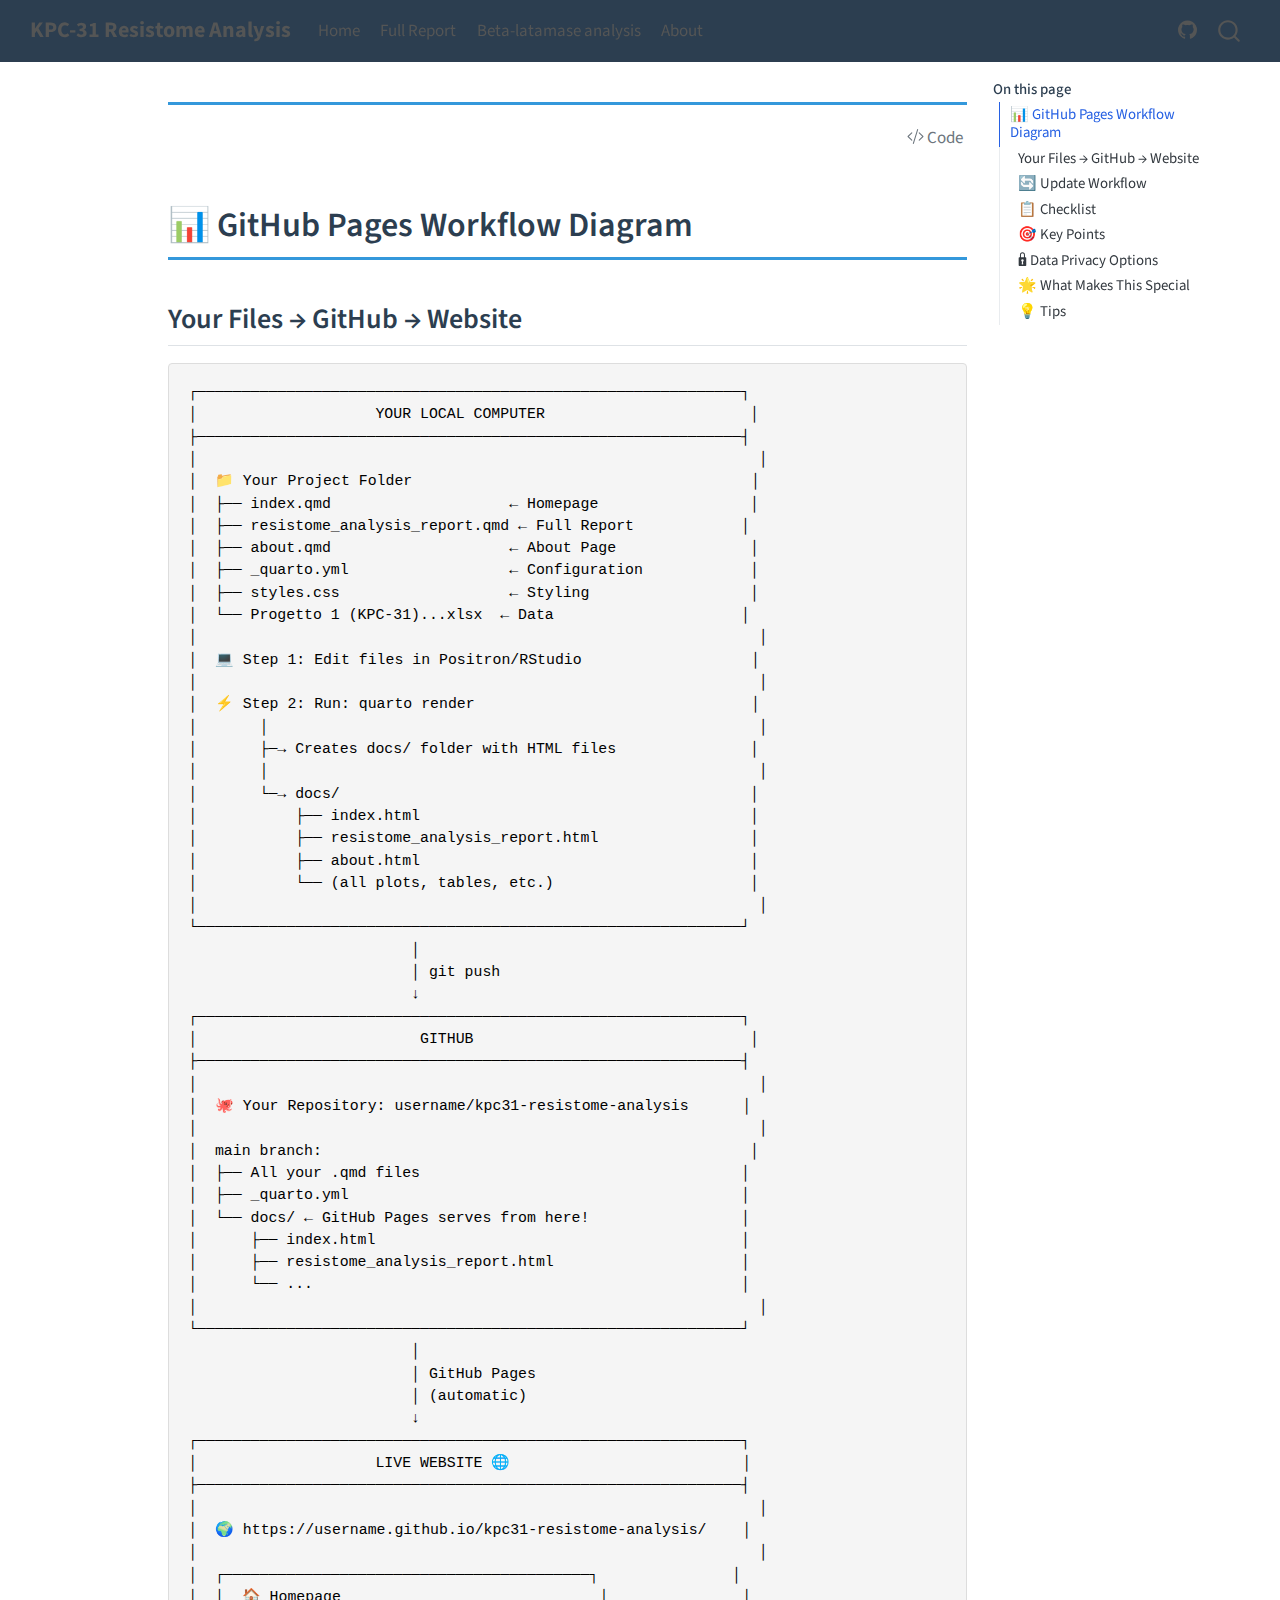
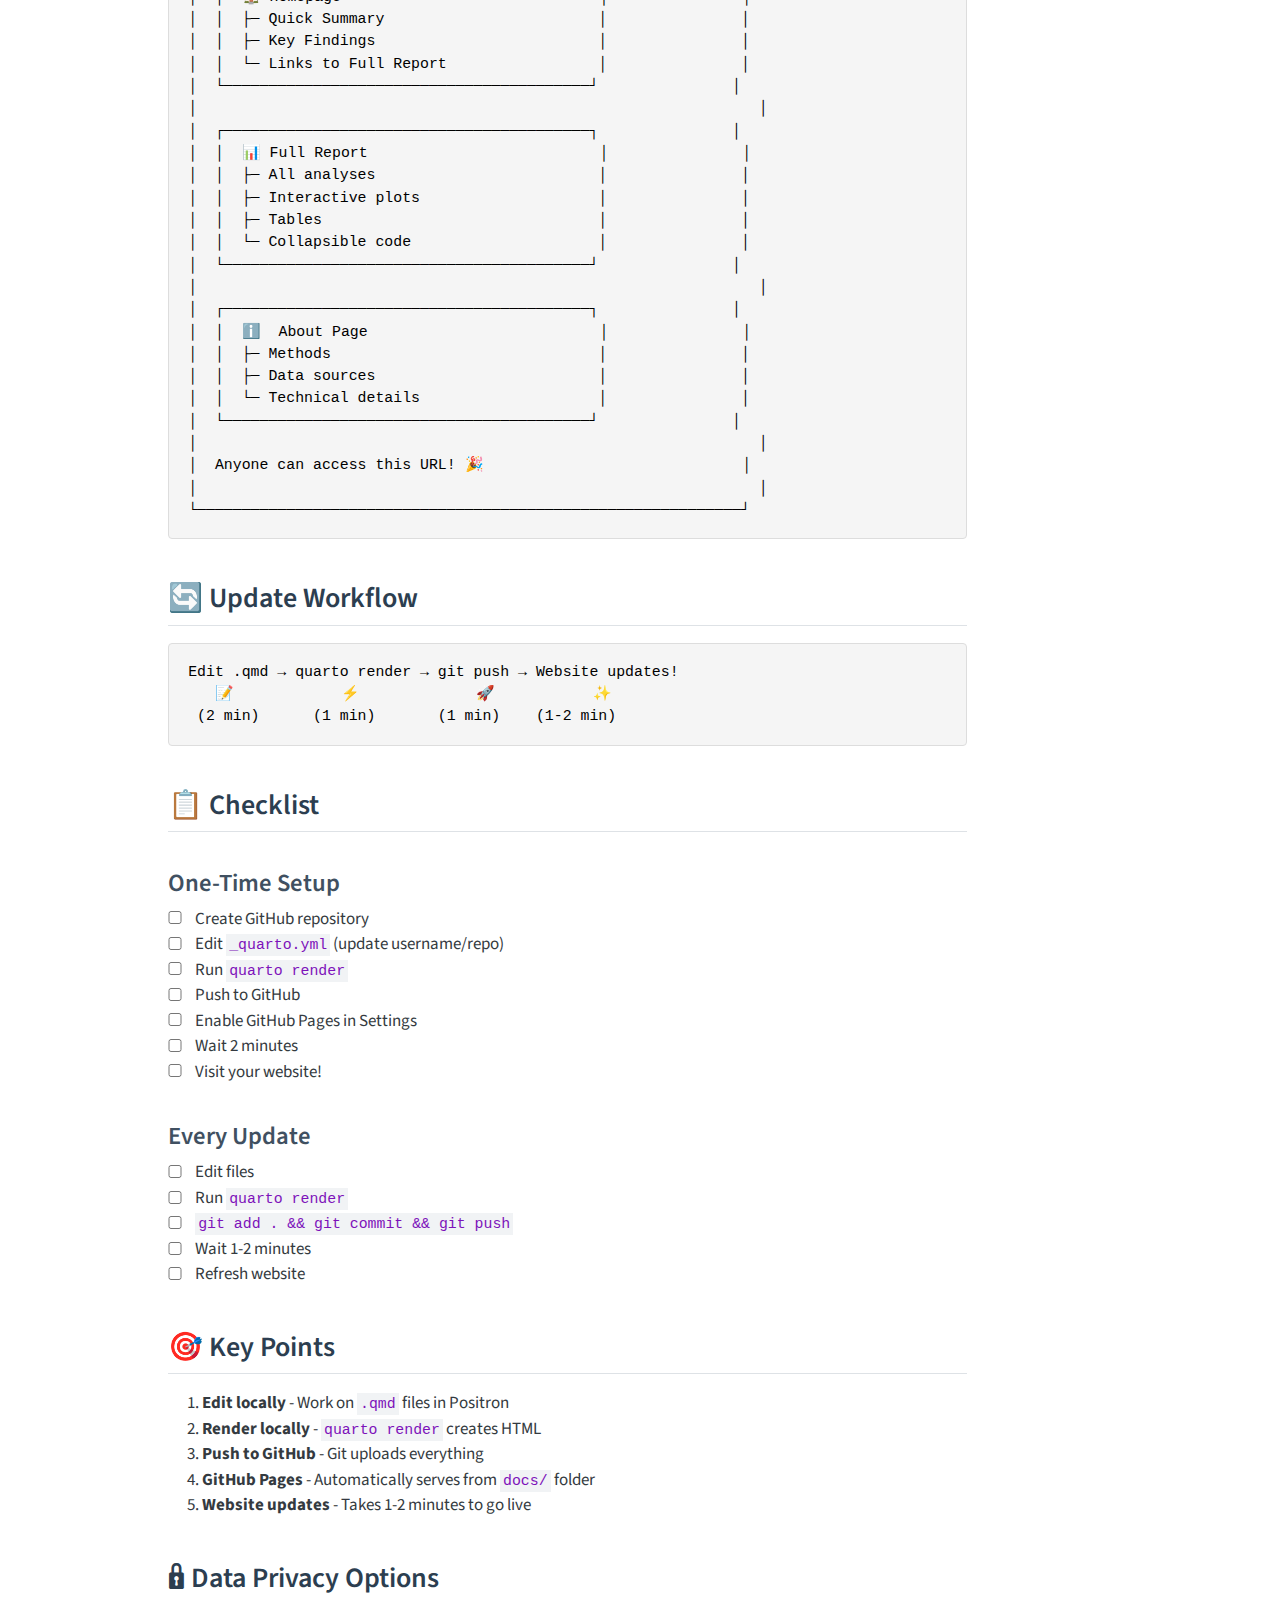
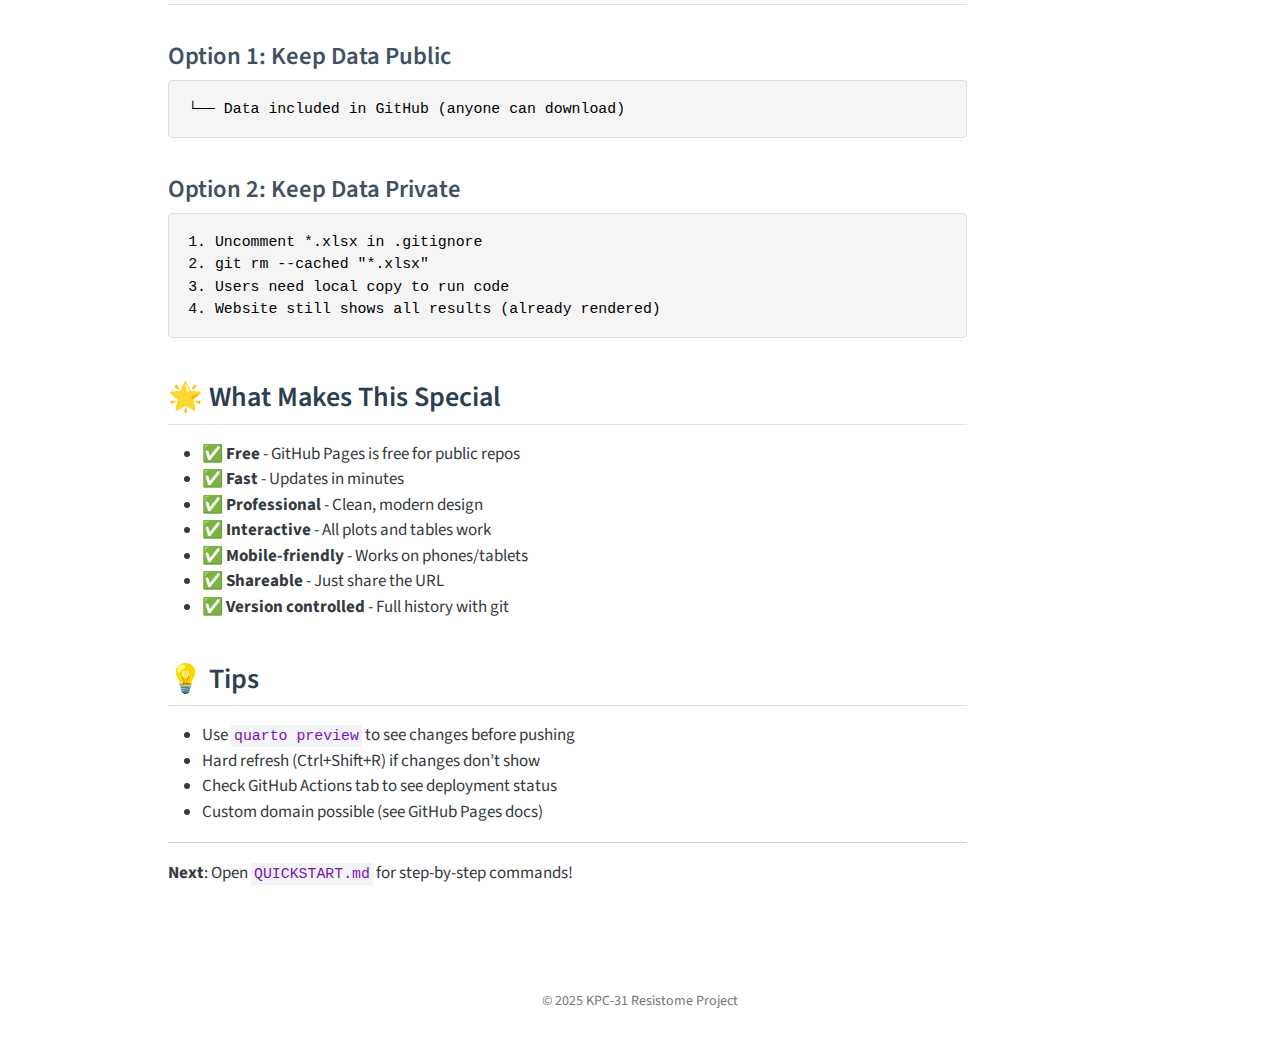
<file: docs/WORKFLOW.html>
<!DOCTYPE html>
<html xmlns="http://www.w3.org/1999/xhtml" lang="en" xml:lang="en"><head>

<meta charset="utf-8">
<meta name="generator" content="quarto-1.9.16">

<meta name="viewport" content="width=device-width, initial-scale=1.0, user-scalable=yes">


<title>workflow – KPC-31 Resistome Analysis</title>
<style>
code{white-space: pre-wrap;}
span.smallcaps{font-variant: small-caps;}
div.columns{display: flex; gap: min(4vw, 1.5em);}
div.column{flex: auto; overflow-x: auto;}
div.hanging-indent{margin-left: 1.5em; text-indent: -1.5em;}
ul.task-list{list-style: none;}
ul.task-list li input[type="checkbox"] {
  width: 0.8em;
  margin: 0 0.8em 0.2em -1em; /* quarto-specific, see https://github.com/quarto-dev/quarto-cli/issues/4556 */ 
  vertical-align: middle;
}
/* CSS for syntax highlighting */
html { -webkit-text-size-adjust: 100%; }
pre > code.sourceCode { white-space: pre; position: relative; }
pre > code.sourceCode > span { display: inline-block; line-height: 1.25; }
pre > code.sourceCode > span:empty { height: 1.2em; }
.sourceCode { overflow: visible; }
code.sourceCode > span { color: inherit; text-decoration: inherit; }
div.sourceCode { margin: 1em 0; }
pre.sourceCode { margin: 0; }
@media screen {
div.sourceCode { overflow: auto; }
}
@media print {
pre > code.sourceCode { white-space: pre-wrap; }
pre > code.sourceCode > span { text-indent: -5em; padding-left: 5em; }
}
pre.numberSource code
  { counter-reset: source-line 0; }
pre.numberSource code > span
  { position: relative; left: -4em; counter-increment: source-line; }
pre.numberSource code > span > a:first-child::before
  { content: counter(source-line);
    position: relative; left: -1em; text-align: right; vertical-align: baseline;
    border: none; display: inline-block;
    -webkit-touch-callout: none; -webkit-user-select: none;
    -khtml-user-select: none; -moz-user-select: none;
    -ms-user-select: none; user-select: none;
    padding: 0 4px; width: 4em;
  }
pre.numberSource { margin-left: 3em;  padding-left: 4px; }
div.sourceCode
  {   }
@media screen {
pre > code.sourceCode > span > a:first-child::before { text-decoration: underline; }
}
</style>


<script src="site_libs/quarto-nav/quarto-nav.js"></script>
<script src="site_libs/quarto-nav/headroom.min.js"></script>
<script src="site_libs/clipboard/clipboard.min.js"></script>
<script src="site_libs/quarto-search/autocomplete.umd.js"></script>
<script src="site_libs/quarto-search/fuse.min.js"></script>
<script src="site_libs/quarto-search/quarto-search.js"></script>
<meta name="quarto:offset" content="./">
<script src="site_libs/quarto-html/quarto.js" type="module"></script>
<script src="site_libs/quarto-html/tabsets/tabsets.js" type="module"></script>
<script src="site_libs/quarto-html/axe/axe-check.js" type="module"></script>
<script src="site_libs/quarto-html/popper.min.js"></script>
<script src="site_libs/quarto-html/tippy.umd.min.js"></script>
<script src="site_libs/quarto-html/anchor.min.js"></script>
<link href="site_libs/quarto-html/tippy.css" rel="stylesheet">
<link href="site_libs/quarto-html/quarto-syntax-highlighting-a67ac2868200dddf7a4f0e3ae403775c.css" rel="stylesheet" id="quarto-text-highlighting-styles">
<script src="site_libs/bootstrap/bootstrap.min.js"></script>
<link href="site_libs/bootstrap/bootstrap-icons.css" rel="stylesheet">
<link href="site_libs/bootstrap/bootstrap-2d6b043f54d60c02f5aeed4beddc8498.min.css" rel="stylesheet" append-hash="true" id="quarto-bootstrap" data-mode="light">
<script id="quarto-search-options" type="application/json">{
  "location": "navbar",
  "copy-button": false,
  "collapse-after": 3,
  "panel-placement": "end",
  "type": "overlay",
  "limit": 50,
  "keyboard-shortcut": [
    "f",
    "/",
    "s"
  ],
  "show-item-context": false,
  "language": {
    "search-no-results-text": "No results",
    "search-matching-documents-text": "matching documents",
    "search-copy-link-title": "Copy link to search",
    "search-hide-matches-text": "Hide additional matches",
    "search-more-match-text": "more match in this document",
    "search-more-matches-text": "more matches in this document",
    "search-clear-button-title": "Clear",
    "search-text-placeholder": "",
    "search-detached-cancel-button-title": "Cancel",
    "search-submit-button-title": "Submit",
    "search-label": "Search"
  }
}</script>


<link rel="stylesheet" href="styles.css">
</head>

<body class="nav-fixed quarto-light">

<div id="quarto-search-results"></div>
  <header id="quarto-header" class="headroom fixed-top">
    <nav class="navbar navbar-expand-lg " data-bs-theme="dark">
      <div class="navbar-container container-fluid">
      <div class="navbar-brand-container mx-auto">
    <a class="navbar-brand" href="./index.html">
    <span class="navbar-title">KPC-31 Resistome Analysis</span>
    </a>
  </div>
            <div id="quarto-search" class="" title="Search"></div>
          <button class="navbar-toggler" type="button" data-bs-toggle="collapse" data-bs-target="#navbarCollapse" aria-controls="navbarCollapse" role="menu" aria-expanded="false" aria-label="Toggle navigation" onclick="if (window.quartoToggleHeadroom) { window.quartoToggleHeadroom(); }">
  <span class="navbar-toggler-icon"></span>
</button>
          <div class="collapse navbar-collapse" id="navbarCollapse">
            <ul class="navbar-nav navbar-nav-scroll me-auto">
  <li class="nav-item">
    <a class="nav-link" href="./index.html"> 
<span class="menu-text">Home</span></a>
  </li>  
  <li class="nav-item">
    <a class="nav-link" href="./resistome_genotype_phenotype_final.html"> 
<span class="menu-text">Full Report</span></a>
  </li>  
  <li class="nav-item">
    <a class="nav-link" href="./resistome_analysis_report.html"> 
<span class="menu-text">Beta-latamase analysis</span></a>
  </li>  
  <li class="nav-item">
    <a class="nav-link" href="./about.html"> 
<span class="menu-text">About</span></a>
  </li>  
</ul>
            <ul class="navbar-nav navbar-nav-scroll ms-auto">
  <li class="nav-item compact">
    <a class="nav-link" href="https://github.com/Russlewisbo/resistome"> <i class="bi bi-github" role="img">
</i> 
<span class="menu-text"></span></a>
  </li>  
</ul>
          </div> <!-- /navcollapse -->
            <div class="quarto-navbar-tools">
</div>
      </div> <!-- /container-fluid -->
    </nav>
</header>
<!-- content -->
<div id="quarto-content" class="quarto-container page-columns page-rows-contents page-layout-article page-navbar">
<!-- sidebar -->
<!-- margin-sidebar -->
    <div id="quarto-margin-sidebar" class="sidebar margin-sidebar">
        <nav id="TOC" role="doc-toc" class="toc-active">
    <h2 id="toc-title">On this page</h2>
   
  <ul>
  <li><a href="#github-pages-workflow-diagram" id="toc-github-pages-workflow-diagram" class="nav-link active" data-scroll-target="#github-pages-workflow-diagram">📊 GitHub Pages Workflow Diagram</a>
  <ul class="collapse">
  <li><a href="#your-files-github-website" id="toc-your-files-github-website" class="nav-link" data-scroll-target="#your-files-github-website">Your Files → GitHub → Website</a></li>
  <li><a href="#update-workflow" id="toc-update-workflow" class="nav-link" data-scroll-target="#update-workflow">🔄 Update Workflow</a></li>
  <li><a href="#checklist" id="toc-checklist" class="nav-link" data-scroll-target="#checklist">📋 Checklist</a>
  <ul class="collapse">
  <li><a href="#one-time-setup" id="toc-one-time-setup" class="nav-link" data-scroll-target="#one-time-setup">One-Time Setup</a></li>
  <li><a href="#every-update" id="toc-every-update" class="nav-link" data-scroll-target="#every-update">Every Update</a></li>
  </ul></li>
  <li><a href="#key-points" id="toc-key-points" class="nav-link" data-scroll-target="#key-points">🎯 Key Points</a></li>
  <li><a href="#data-privacy-options" id="toc-data-privacy-options" class="nav-link" data-scroll-target="#data-privacy-options">🔒 Data Privacy Options</a>
  <ul class="collapse">
  <li><a href="#option-1-keep-data-public" id="toc-option-1-keep-data-public" class="nav-link" data-scroll-target="#option-1-keep-data-public">Option 1: Keep Data Public</a></li>
  <li><a href="#option-2-keep-data-private" id="toc-option-2-keep-data-private" class="nav-link" data-scroll-target="#option-2-keep-data-private">Option 2: Keep Data Private</a></li>
  </ul></li>
  <li><a href="#what-makes-this-special" id="toc-what-makes-this-special" class="nav-link" data-scroll-target="#what-makes-this-special">🌟 What Makes This Special</a></li>
  <li><a href="#tips" id="toc-tips" class="nav-link" data-scroll-target="#tips">💡 Tips</a></li>
  </ul></li>
  </ul>
</nav>
    </div>
<!-- main -->
<main class="content" id="quarto-document-content"><header id="title-block-header" class="quarto-title-block"><h1 class="title display-7"></h1></header><div class="quarto-title-block"><div class="quarto-title-tools-only"><button type="button" class="btn code-tools-button" id="quarto-code-tools-source"><i class="bi"></i> Code</button></div></div>




<section id="github-pages-workflow-diagram" class="level1">
<h1>📊 GitHub Pages Workflow Diagram</h1>
<section id="your-files-github-website" class="level2">
<h2 class="anchored" data-anchor-id="your-files-github-website">Your Files → GitHub → Website</h2>
<pre><code>┌─────────────────────────────────────────────────────────────┐
│                    YOUR LOCAL COMPUTER                       │
├─────────────────────────────────────────────────────────────┤
│                                                               │
│  📁 Your Project Folder                                      │
│  ├── index.qmd                    ← Homepage                 │
│  ├── resistome_analysis_report.qmd ← Full Report            │
│  ├── about.qmd                    ← About Page               │
│  ├── _quarto.yml                  ← Configuration            │
│  ├── styles.css                   ← Styling                  │
│  └── Progetto 1 (KPC-31)...xlsx  ← Data                     │
│                                                               │
│  💻 Step 1: Edit files in Positron/RStudio                   │
│                                                               │
│  ⚡ Step 2: Run: quarto render                               │
│       │                                                       │
│       ├─→ Creates docs/ folder with HTML files               │
│       │                                                       │
│       └─→ docs/                                              │
│           ├── index.html                                     │
│           ├── resistome_analysis_report.html                 │
│           ├── about.html                                     │
│           └── (all plots, tables, etc.)                      │
│                                                               │
└─────────────────────────────────────────────────────────────┘
                         │
                         │ git push
                         ↓
┌─────────────────────────────────────────────────────────────┐
│                         GITHUB                               │
├─────────────────────────────────────────────────────────────┤
│                                                               │
│  🐙 Your Repository: username/kpc31-resistome-analysis      │
│                                                               │
│  main branch:                                                │
│  ├── All your .qmd files                                    │
│  ├── _quarto.yml                                            │
│  └── docs/ ← GitHub Pages serves from here!                 │
│      ├── index.html                                         │
│      ├── resistome_analysis_report.html                     │
│      └── ...                                                │
│                                                               │
└─────────────────────────────────────────────────────────────┘
                         │
                         │ GitHub Pages
                         │ (automatic)
                         ↓
┌─────────────────────────────────────────────────────────────┐
│                    LIVE WEBSITE 🌐                          │
├─────────────────────────────────────────────────────────────┤
│                                                               │
│  🌍 https://username.github.io/kpc31-resistome-analysis/    │
│                                                               │
│  ┌─────────────────────────────────────────┐               │
│  │  🏠 Homepage                             │               │
│  │  ├─ Quick Summary                        │               │
│  │  ├─ Key Findings                         │               │
│  │  └─ Links to Full Report                 │               │
│  └─────────────────────────────────────────┘               │
│                                                               │
│  ┌─────────────────────────────────────────┐               │
│  │  📊 Full Report                          │               │
│  │  ├─ All analyses                         │               │
│  │  ├─ Interactive plots                    │               │
│  │  ├─ Tables                               │               │
│  │  └─ Collapsible code                     │               │
│  └─────────────────────────────────────────┘               │
│                                                               │
│  ┌─────────────────────────────────────────┐               │
│  │  ℹ️  About Page                          │               │
│  │  ├─ Methods                              │               │
│  │  ├─ Data sources                         │               │
│  │  └─ Technical details                    │               │
│  └─────────────────────────────────────────┘               │
│                                                               │
│  Anyone can access this URL! 🎉                             │
│                                                               │
└─────────────────────────────────────────────────────────────┘</code></pre>
</section>
<section id="update-workflow" class="level2">
<h2 class="anchored" data-anchor-id="update-workflow">🔄 Update Workflow</h2>
<pre><code>Edit .qmd → quarto render → git push → Website updates!
   📝            ⚡             🚀           ✨
 (2 min)      (1 min)       (1 min)    (1-2 min)</code></pre>
</section>
<section id="checklist" class="level2">
<h2 class="anchored" data-anchor-id="checklist">📋 Checklist</h2>
<section id="one-time-setup" class="level3">
<h3 class="anchored" data-anchor-id="one-time-setup">One-Time Setup</h3>
<ul class="task-list">
<li><label><input type="checkbox">Create GitHub repository</label></li>
<li><label><input type="checkbox">Edit <code>_quarto.yml</code> (update username/repo)</label></li>
<li><label><input type="checkbox">Run <code>quarto render</code></label></li>
<li><label><input type="checkbox">Push to GitHub</label></li>
<li><label><input type="checkbox">Enable GitHub Pages in Settings</label></li>
<li><label><input type="checkbox">Wait 2 minutes</label></li>
<li><label><input type="checkbox">Visit your website!</label></li>
</ul>
</section>
<section id="every-update" class="level3">
<h3 class="anchored" data-anchor-id="every-update">Every Update</h3>
<ul class="task-list">
<li><label><input type="checkbox">Edit files</label></li>
<li><label><input type="checkbox">Run <code>quarto render</code></label></li>
<li><label><input type="checkbox"><code>git add . &amp;&amp; git commit &amp;&amp; git push</code></label></li>
<li><label><input type="checkbox">Wait 1-2 minutes</label></li>
<li><label><input type="checkbox">Refresh website</label></li>
</ul>
</section>
</section>
<section id="key-points" class="level2">
<h2 class="anchored" data-anchor-id="key-points">🎯 Key Points</h2>
<ol type="1">
<li><strong>Edit locally</strong> - Work on <code>.qmd</code> files in Positron</li>
<li><strong>Render locally</strong> - <code>quarto render</code> creates HTML</li>
<li><strong>Push to GitHub</strong> - Git uploads everything</li>
<li><strong>GitHub Pages</strong> - Automatically serves from <code>docs/</code> folder</li>
<li><strong>Website updates</strong> - Takes 1-2 minutes to go live</li>
</ol>
</section>
<section id="data-privacy-options" class="level2">
<h2 class="anchored" data-anchor-id="data-privacy-options">🔒 Data Privacy Options</h2>
<section id="option-1-keep-data-public" class="level3">
<h3 class="anchored" data-anchor-id="option-1-keep-data-public">Option 1: Keep Data Public</h3>
<pre><code>└── Data included in GitHub (anyone can download)</code></pre>
</section>
<section id="option-2-keep-data-private" class="level3">
<h3 class="anchored" data-anchor-id="option-2-keep-data-private">Option 2: Keep Data Private</h3>
<pre><code>1. Uncomment *.xlsx in .gitignore
2. git rm --cached "*.xlsx"
3. Users need local copy to run code
4. Website still shows all results (already rendered)</code></pre>
</section>
</section>
<section id="what-makes-this-special" class="level2">
<h2 class="anchored" data-anchor-id="what-makes-this-special">🌟 What Makes This Special</h2>
<ul>
<li>✅ <strong>Free</strong> - GitHub Pages is free for public repos</li>
<li>✅ <strong>Fast</strong> - Updates in minutes</li>
<li>✅ <strong>Professional</strong> - Clean, modern design</li>
<li>✅ <strong>Interactive</strong> - All plots and tables work</li>
<li>✅ <strong>Mobile-friendly</strong> - Works on phones/tablets</li>
<li>✅ <strong>Shareable</strong> - Just share the URL</li>
<li>✅ <strong>Version controlled</strong> - Full history with git</li>
</ul>
</section>
<section id="tips" class="level2">
<h2 class="anchored" data-anchor-id="tips">💡 Tips</h2>
<ul>
<li>Use <code>quarto preview</code> to see changes before pushing</li>
<li>Hard refresh (Ctrl+Shift+R) if changes don’t show</li>
<li>Check GitHub Actions tab to see deployment status</li>
<li>Custom domain possible (see GitHub Pages docs)</li>
</ul>
<hr>
<p><strong>Next</strong>: Open <code>QUICKSTART.md</code> for step-by-step commands!</p>


<!-- -->

</section>
</section>

</main> <!-- /main -->
<script id="quarto-html-after-body" type="application/javascript">
  window.document.addEventListener("DOMContentLoaded", function (event) {
    const icon = "";
    const anchorJS = new window.AnchorJS();
    anchorJS.options = {
      placement: 'right',
      icon: icon
    };
    anchorJS.add('.anchored');
    const isCodeAnnotation = (el) => {
      for (const clz of el.classList) {
        if (clz.startsWith('code-annotation-')) {                     
          return true;
        }
      }
      return false;
    }
    const onCopySuccess = function(e) {
      // button target
      const button = e.trigger;
      // don't keep focus
      button.blur();
      // flash "checked"
      button.classList.add('code-copy-button-checked');
      var currentTitle = button.getAttribute("title");
      button.setAttribute("title", "Copied!");
      let tooltip;
      if (window.bootstrap) {
        button.setAttribute("data-bs-toggle", "tooltip");
        button.setAttribute("data-bs-placement", "left");
        button.setAttribute("data-bs-title", "Copied!");
        tooltip = new bootstrap.Tooltip(button, 
          { trigger: "manual", 
            customClass: "code-copy-button-tooltip",
            offset: [0, -8]});
        tooltip.show();    
      }
      setTimeout(function() {
        if (tooltip) {
          tooltip.hide();
          button.removeAttribute("data-bs-title");
          button.removeAttribute("data-bs-toggle");
          button.removeAttribute("data-bs-placement");
        }
        button.setAttribute("title", currentTitle);
        button.classList.remove('code-copy-button-checked');
      }, 1000);
      // clear code selection
      e.clearSelection();
    }
    const getTextToCopy = function(trigger) {
      const outerScaffold = trigger.parentElement.cloneNode(true);
      const codeEl = outerScaffold.querySelector('code');
      for (const childEl of codeEl.children) {
        if (isCodeAnnotation(childEl)) {
          childEl.remove();
        }
      }
      return codeEl.innerText;
    }
    const clipboard = new window.ClipboardJS('.code-copy-button:not([data-in-quarto-modal])', {
      text: getTextToCopy
    });
    clipboard.on('success', onCopySuccess);
    if (window.document.getElementById('quarto-embedded-source-code-modal')) {
      const clipboardModal = new window.ClipboardJS('.code-copy-button[data-in-quarto-modal]', {
        text: getTextToCopy,
        container: window.document.getElementById('quarto-embedded-source-code-modal')
      });
      clipboardModal.on('success', onCopySuccess);
    }
    const viewSource = window.document.getElementById('quarto-view-source') ||
                       window.document.getElementById('quarto-code-tools-source');
    if (viewSource) {
      const sourceUrl = viewSource.getAttribute("data-quarto-source-url");
      viewSource.addEventListener("click", function(e) {
        if (sourceUrl) {
          // rstudio viewer pane
          if (/\bcapabilities=\b/.test(window.location)) {
            window.open(sourceUrl);
          } else {
            window.location.href = sourceUrl;
          }
        } else {
          const modal = new bootstrap.Modal(document.getElementById('quarto-embedded-source-code-modal'));
          modal.show();
        }
        return false;
      });
    }
    function toggleCodeHandler(show) {
      return function(e) {
        const detailsSrc = window.document.querySelectorAll(".cell > details > .sourceCode");
        for (let i=0; i<detailsSrc.length; i++) {
          const details = detailsSrc[i].parentElement;
          if (show) {
            details.open = true;
          } else {
            details.removeAttribute("open");
          }
        }
        const cellCodeDivs = window.document.querySelectorAll(".cell > .sourceCode");
        const fromCls = show ? "hidden" : "unhidden";
        const toCls = show ? "unhidden" : "hidden";
        for (let i=0; i<cellCodeDivs.length; i++) {
          const codeDiv = cellCodeDivs[i];
          if (codeDiv.classList.contains(fromCls)) {
            codeDiv.classList.remove(fromCls);
            codeDiv.classList.add(toCls);
          } 
        }
        return false;
      }
    }
    const hideAllCode = window.document.getElementById("quarto-hide-all-code");
    if (hideAllCode) {
      hideAllCode.addEventListener("click", toggleCodeHandler(false));
    }
    const showAllCode = window.document.getElementById("quarto-show-all-code");
    if (showAllCode) {
      showAllCode.addEventListener("click", toggleCodeHandler(true));
    }
      var localhostRegex = new RegExp(/^(?:http|https):\/\/localhost\:?[0-9]*\//);
      var mailtoRegex = new RegExp(/^mailto:/);
        var filterRegex = new RegExp('/' + window.location.host + '/');
      var isInternal = (href) => {
          return filterRegex.test(href) || localhostRegex.test(href) || mailtoRegex.test(href);
      }
      // Inspect non-navigation links and adorn them if external
     var links = window.document.querySelectorAll('a[href]:not(.nav-link):not(.navbar-brand):not(.toc-action):not(.sidebar-link):not(.sidebar-item-toggle):not(.pagination-link):not(.no-external):not([aria-hidden]):not(.dropdown-item):not(.quarto-navigation-tool):not(.about-link)');
      for (var i=0; i<links.length; i++) {
        const link = links[i];
        if (!isInternal(link.href)) {
          // undo the damage that might have been done by quarto-nav.js in the case of
          // links that we want to consider external
          if (link.dataset.originalHref !== undefined) {
            link.href = link.dataset.originalHref;
          }
        }
      }
    function tippyHover(el, contentFn, onTriggerFn, onUntriggerFn) {
      const config = {
        allowHTML: true,
        maxWidth: 500,
        delay: 100,
        arrow: false,
        appendTo: function(el) {
            return el.parentElement;
        },
        interactive: true,
        interactiveBorder: 10,
        theme: 'quarto',
        placement: 'bottom-start',
      };
      if (contentFn) {
        config.content = contentFn;
      }
      if (onTriggerFn) {
        config.onTrigger = onTriggerFn;
      }
      if (onUntriggerFn) {
        config.onUntrigger = onUntriggerFn;
      }
      window.tippy(el, config); 
    }
    const noterefs = window.document.querySelectorAll('a[role="doc-noteref"]');
    for (var i=0; i<noterefs.length; i++) {
      const ref = noterefs[i];
      tippyHover(ref, function() {
        // use id or data attribute instead here
        let href = ref.getAttribute('data-footnote-href') || ref.getAttribute('href');
        try { href = new URL(href).hash; } catch {}
        const id = href.replace(/^#\/?/, "");
        const note = window.document.getElementById(id);
        if (note) {
          return note.innerHTML;
        } else {
          return "";
        }
      });
    }
    const xrefs = window.document.querySelectorAll('a.quarto-xref');
    const processXRef = (id, note) => {
      // Strip column container classes
      const stripColumnClz = (el) => {
        el.classList.remove("page-full", "page-columns");
        if (el.children) {
          for (const child of el.children) {
            stripColumnClz(child);
          }
        }
      }
      stripColumnClz(note)
      if (id === null || id.startsWith('sec-')) {
        // Special case sections, only their first couple elements
        const container = document.createElement("div");
        if (note.children && note.children.length > 2) {
          container.appendChild(note.children[0].cloneNode(true));
          for (let i = 1; i < note.children.length; i++) {
            const child = note.children[i];
            if (child.tagName === "P" && child.innerText === "") {
              continue;
            } else {
              container.appendChild(child.cloneNode(true));
              break;
            }
          }
          if (window.Quarto?.typesetMath) {
            window.Quarto.typesetMath(container);
          }
          return container.innerHTML
        } else {
          if (window.Quarto?.typesetMath) {
            window.Quarto.typesetMath(note);
          }
          return note.innerHTML;
        }
      } else {
        // Remove any anchor links if they are present
        const anchorLink = note.querySelector('a.anchorjs-link');
        if (anchorLink) {
          anchorLink.remove();
        }
        if (window.Quarto?.typesetMath) {
          window.Quarto.typesetMath(note);
        }
        if (note.classList.contains("callout")) {
          return note.outerHTML;
        } else {
          return note.innerHTML;
        }
      }
    }
    for (var i=0; i<xrefs.length; i++) {
      const xref = xrefs[i];
      tippyHover(xref, undefined, function(instance) {
        instance.disable();
        let url = xref.getAttribute('href');
        let hash = undefined; 
        if (url.startsWith('#')) {
          hash = url;
        } else {
          try { hash = new URL(url).hash; } catch {}
        }
        if (hash) {
          const id = hash.replace(/^#\/?/, "");
          const note = window.document.getElementById(id);
          if (note !== null) {
            try {
              const html = processXRef(id, note.cloneNode(true));
              instance.setContent(html);
            } finally {
              instance.enable();
              instance.show();
            }
          } else {
            // See if we can fetch this
            fetch(url.split('#')[0])
            .then(res => res.text())
            .then(html => {
              const parser = new DOMParser();
              const htmlDoc = parser.parseFromString(html, "text/html");
              const note = htmlDoc.getElementById(id);
              if (note !== null) {
                const html = processXRef(id, note);
                instance.setContent(html);
              } 
            }).finally(() => {
              instance.enable();
              instance.show();
            });
          }
        } else {
          // See if we can fetch a full url (with no hash to target)
          // This is a special case and we should probably do some content thinning / targeting
          fetch(url)
          .then(res => res.text())
          .then(html => {
            const parser = new DOMParser();
            const htmlDoc = parser.parseFromString(html, "text/html");
            const note = htmlDoc.querySelector('main.content');
            if (note !== null) {
              // This should only happen for chapter cross references
              // (since there is no id in the URL)
              // remove the first header
              if (note.children.length > 0 && note.children[0].tagName === "HEADER") {
                note.children[0].remove();
              }
              const html = processXRef(null, note);
              instance.setContent(html);
            } 
          }).finally(() => {
            instance.enable();
            instance.show();
          });
        }
      }, function(instance) {
      });
    }
        let selectedAnnoteEl;
        const selectorForAnnotation = ( cell, annotation) => {
          let cellAttr = 'data-code-cell="' + cell + '"';
          let lineAttr = 'data-code-annotation="' +  annotation + '"';
          const selector = 'span[' + cellAttr + '][' + lineAttr + ']';
          return selector;
        }
        const selectCodeLines = (annoteEl) => {
          const doc = window.document;
          const targetCell = annoteEl.getAttribute("data-target-cell");
          const targetAnnotation = annoteEl.getAttribute("data-target-annotation");
          const annoteSpan = window.document.querySelector(selectorForAnnotation(targetCell, targetAnnotation));
          const lines = annoteSpan.getAttribute("data-code-lines").split(",");
          const lineIds = lines.map((line) => {
            return targetCell + "-" + line;
          })
          let top = null;
          let height = null;
          let parent = null;
          if (lineIds.length > 0) {
              //compute the position of the single el (top and bottom and make a div)
              const el = window.document.getElementById(lineIds[0]);
              top = el.offsetTop;
              height = el.offsetHeight;
              parent = el.parentElement.parentElement;
            if (lineIds.length > 1) {
              const lastEl = window.document.getElementById(lineIds[lineIds.length - 1]);
              const bottom = lastEl.offsetTop + lastEl.offsetHeight;
              height = bottom - top;
            }
            if (top !== null && height !== null && parent !== null) {
              // cook up a div (if necessary) and position it 
              let div = window.document.getElementById("code-annotation-line-highlight");
              if (div === null) {
                div = window.document.createElement("div");
                div.setAttribute("id", "code-annotation-line-highlight");
                div.style.position = 'absolute';
                parent.appendChild(div);
              }
              div.style.top = top - 2 + "px";
              div.style.height = height + 4 + "px";
              div.style.left = 0;
              let gutterDiv = window.document.getElementById("code-annotation-line-highlight-gutter");
              if (gutterDiv === null) {
                gutterDiv = window.document.createElement("div");
                gutterDiv.setAttribute("id", "code-annotation-line-highlight-gutter");
                gutterDiv.style.position = 'absolute';
                const codeCell = window.document.getElementById(targetCell);
                const gutter = codeCell.querySelector('.code-annotation-gutter');
                gutter.appendChild(gutterDiv);
              }
              gutterDiv.style.top = top - 2 + "px";
              gutterDiv.style.height = height + 4 + "px";
            }
            selectedAnnoteEl = annoteEl;
          }
        };
        const unselectCodeLines = () => {
          const elementsIds = ["code-annotation-line-highlight", "code-annotation-line-highlight-gutter"];
          elementsIds.forEach((elId) => {
            const div = window.document.getElementById(elId);
            if (div) {
              div.remove();
            }
          });
          selectedAnnoteEl = undefined;
        };
          // Handle positioning of the toggle
      window.addEventListener(
        "resize",
        throttle(() => {
          elRect = undefined;
          if (selectedAnnoteEl) {
            selectCodeLines(selectedAnnoteEl);
          }
        }, 10)
      );
      function throttle(fn, ms) {
      let throttle = false;
      let timer;
        return (...args) => {
          if(!throttle) { // first call gets through
              fn.apply(this, args);
              throttle = true;
          } else { // all the others get throttled
              if(timer) clearTimeout(timer); // cancel #2
              timer = setTimeout(() => {
                fn.apply(this, args);
                timer = throttle = false;
              }, ms);
          }
        };
      }
        // Attach click handler to the DT
        const annoteDls = window.document.querySelectorAll('dt[data-target-cell]');
        for (const annoteDlNode of annoteDls) {
          annoteDlNode.addEventListener('click', (event) => {
            const clickedEl = event.target;
            if (clickedEl !== selectedAnnoteEl) {
              unselectCodeLines();
              const activeEl = window.document.querySelector('dt[data-target-cell].code-annotation-active');
              if (activeEl) {
                activeEl.classList.remove('code-annotation-active');
              }
              selectCodeLines(clickedEl);
              clickedEl.classList.add('code-annotation-active');
            } else {
              // Unselect the line
              unselectCodeLines();
              clickedEl.classList.remove('code-annotation-active');
            }
          });
        }
    const findCites = (el) => {
      const parentEl = el.parentElement;
      if (parentEl) {
        const cites = parentEl.dataset.cites;
        if (cites) {
          return {
            el,
            cites: cites.split(' ')
          };
        } else {
          return findCites(el.parentElement)
        }
      } else {
        return undefined;
      }
    };
    var bibliorefs = window.document.querySelectorAll('a[role="doc-biblioref"]');
    for (var i=0; i<bibliorefs.length; i++) {
      const ref = bibliorefs[i];
      const citeInfo = findCites(ref);
      if (citeInfo) {
        tippyHover(citeInfo.el, function() {
          var popup = window.document.createElement('div');
          citeInfo.cites.forEach(function(cite) {
            var citeDiv = window.document.createElement('div');
            citeDiv.classList.add('hanging-indent');
            citeDiv.classList.add('csl-entry');
            var biblioDiv = window.document.getElementById('ref-' + cite);
            if (biblioDiv) {
              citeDiv.innerHTML = biblioDiv.innerHTML;
            }
            popup.appendChild(citeDiv);
          });
          return popup.innerHTML;
        });
      }
    }
  });
  </script><div class="modal fade" id="quarto-embedded-source-code-modal" tabindex="-1" aria-labelledby="quarto-embedded-source-code-modal-label" aria-hidden="true"><div class="modal-dialog modal-dialog-scrollable"><div class="modal-content"><div class="modal-header"><h5 class="modal-title" id="quarto-embedded-source-code-modal-label">Source Code</h5><button class="btn-close" data-bs-dismiss="modal"></button></div><div class="modal-body"><div class="">
<div class="code-copy-outer-scaffold"><div class="sourceCode" id="cb5" data-shortcodes="false"><pre class="sourceCode markdown code-with-copy"><code class="sourceCode markdown"><span id="cb5-1"><a href="#cb5-1" aria-hidden="true" tabindex="-1"></a><span class="fu"># 📊 GitHub Pages Workflow Diagram</span></span>
<span id="cb5-2"><a href="#cb5-2" aria-hidden="true" tabindex="-1"></a></span>
<span id="cb5-3"><a href="#cb5-3" aria-hidden="true" tabindex="-1"></a><span class="fu">## Your Files → GitHub → Website</span></span>
<span id="cb5-4"><a href="#cb5-4" aria-hidden="true" tabindex="-1"></a></span>
<span id="cb5-5"><a href="#cb5-5" aria-hidden="true" tabindex="-1"></a><span class="in">```</span></span>
<span id="cb5-6"><a href="#cb5-6" aria-hidden="true" tabindex="-1"></a><span class="in">┌─────────────────────────────────────────────────────────────┐</span></span>
<span id="cb5-7"><a href="#cb5-7" aria-hidden="true" tabindex="-1"></a><span class="in">│                    YOUR LOCAL COMPUTER                       │</span></span>
<span id="cb5-8"><a href="#cb5-8" aria-hidden="true" tabindex="-1"></a><span class="in">├─────────────────────────────────────────────────────────────┤</span></span>
<span id="cb5-9"><a href="#cb5-9" aria-hidden="true" tabindex="-1"></a><span class="in">│                                                               │</span></span>
<span id="cb5-10"><a href="#cb5-10" aria-hidden="true" tabindex="-1"></a><span class="in">│  📁 Your Project Folder                                      │</span></span>
<span id="cb5-11"><a href="#cb5-11" aria-hidden="true" tabindex="-1"></a><span class="in">│  ├── index.qmd                    ← Homepage                 │</span></span>
<span id="cb5-12"><a href="#cb5-12" aria-hidden="true" tabindex="-1"></a><span class="in">│  ├── resistome_analysis_report.qmd ← Full Report            │</span></span>
<span id="cb5-13"><a href="#cb5-13" aria-hidden="true" tabindex="-1"></a><span class="in">│  ├── about.qmd                    ← About Page               │</span></span>
<span id="cb5-14"><a href="#cb5-14" aria-hidden="true" tabindex="-1"></a><span class="in">│  ├── _quarto.yml                  ← Configuration            │</span></span>
<span id="cb5-15"><a href="#cb5-15" aria-hidden="true" tabindex="-1"></a><span class="in">│  ├── styles.css                   ← Styling                  │</span></span>
<span id="cb5-16"><a href="#cb5-16" aria-hidden="true" tabindex="-1"></a><span class="in">│  └── Progetto 1 (KPC-31)...xlsx  ← Data                     │</span></span>
<span id="cb5-17"><a href="#cb5-17" aria-hidden="true" tabindex="-1"></a><span class="in">│                                                               │</span></span>
<span id="cb5-18"><a href="#cb5-18" aria-hidden="true" tabindex="-1"></a><span class="in">│  💻 Step 1: Edit files in Positron/RStudio                   │</span></span>
<span id="cb5-19"><a href="#cb5-19" aria-hidden="true" tabindex="-1"></a><span class="in">│                                                               │</span></span>
<span id="cb5-20"><a href="#cb5-20" aria-hidden="true" tabindex="-1"></a><span class="in">│  ⚡ Step 2: Run: quarto render                               │</span></span>
<span id="cb5-21"><a href="#cb5-21" aria-hidden="true" tabindex="-1"></a><span class="in">│       │                                                       │</span></span>
<span id="cb5-22"><a href="#cb5-22" aria-hidden="true" tabindex="-1"></a><span class="in">│       ├─→ Creates docs/ folder with HTML files               │</span></span>
<span id="cb5-23"><a href="#cb5-23" aria-hidden="true" tabindex="-1"></a><span class="in">│       │                                                       │</span></span>
<span id="cb5-24"><a href="#cb5-24" aria-hidden="true" tabindex="-1"></a><span class="in">│       └─→ docs/                                              │</span></span>
<span id="cb5-25"><a href="#cb5-25" aria-hidden="true" tabindex="-1"></a><span class="in">│           ├── index.html                                     │</span></span>
<span id="cb5-26"><a href="#cb5-26" aria-hidden="true" tabindex="-1"></a><span class="in">│           ├── resistome_analysis_report.html                 │</span></span>
<span id="cb5-27"><a href="#cb5-27" aria-hidden="true" tabindex="-1"></a><span class="in">│           ├── about.html                                     │</span></span>
<span id="cb5-28"><a href="#cb5-28" aria-hidden="true" tabindex="-1"></a><span class="in">│           └── (all plots, tables, etc.)                      │</span></span>
<span id="cb5-29"><a href="#cb5-29" aria-hidden="true" tabindex="-1"></a><span class="in">│                                                               │</span></span>
<span id="cb5-30"><a href="#cb5-30" aria-hidden="true" tabindex="-1"></a><span class="in">└─────────────────────────────────────────────────────────────┘</span></span>
<span id="cb5-31"><a href="#cb5-31" aria-hidden="true" tabindex="-1"></a><span class="in">                         │</span></span>
<span id="cb5-32"><a href="#cb5-32" aria-hidden="true" tabindex="-1"></a><span class="in">                         │ git push</span></span>
<span id="cb5-33"><a href="#cb5-33" aria-hidden="true" tabindex="-1"></a><span class="in">                         ↓</span></span>
<span id="cb5-34"><a href="#cb5-34" aria-hidden="true" tabindex="-1"></a><span class="in">┌─────────────────────────────────────────────────────────────┐</span></span>
<span id="cb5-35"><a href="#cb5-35" aria-hidden="true" tabindex="-1"></a><span class="in">│                         GITHUB                               │</span></span>
<span id="cb5-36"><a href="#cb5-36" aria-hidden="true" tabindex="-1"></a><span class="in">├─────────────────────────────────────────────────────────────┤</span></span>
<span id="cb5-37"><a href="#cb5-37" aria-hidden="true" tabindex="-1"></a><span class="in">│                                                               │</span></span>
<span id="cb5-38"><a href="#cb5-38" aria-hidden="true" tabindex="-1"></a><span class="in">│  🐙 Your Repository: username/kpc31-resistome-analysis      │</span></span>
<span id="cb5-39"><a href="#cb5-39" aria-hidden="true" tabindex="-1"></a><span class="in">│                                                               │</span></span>
<span id="cb5-40"><a href="#cb5-40" aria-hidden="true" tabindex="-1"></a><span class="in">│  main branch:                                                │</span></span>
<span id="cb5-41"><a href="#cb5-41" aria-hidden="true" tabindex="-1"></a><span class="in">│  ├── All your .qmd files                                    │</span></span>
<span id="cb5-42"><a href="#cb5-42" aria-hidden="true" tabindex="-1"></a><span class="in">│  ├── _quarto.yml                                            │</span></span>
<span id="cb5-43"><a href="#cb5-43" aria-hidden="true" tabindex="-1"></a><span class="in">│  └── docs/ ← GitHub Pages serves from here!                 │</span></span>
<span id="cb5-44"><a href="#cb5-44" aria-hidden="true" tabindex="-1"></a><span class="in">│      ├── index.html                                         │</span></span>
<span id="cb5-45"><a href="#cb5-45" aria-hidden="true" tabindex="-1"></a><span class="in">│      ├── resistome_analysis_report.html                     │</span></span>
<span id="cb5-46"><a href="#cb5-46" aria-hidden="true" tabindex="-1"></a><span class="in">│      └── ...                                                │</span></span>
<span id="cb5-47"><a href="#cb5-47" aria-hidden="true" tabindex="-1"></a><span class="in">│                                                               │</span></span>
<span id="cb5-48"><a href="#cb5-48" aria-hidden="true" tabindex="-1"></a><span class="in">└─────────────────────────────────────────────────────────────┘</span></span>
<span id="cb5-49"><a href="#cb5-49" aria-hidden="true" tabindex="-1"></a><span class="in">                         │</span></span>
<span id="cb5-50"><a href="#cb5-50" aria-hidden="true" tabindex="-1"></a><span class="in">                         │ GitHub Pages</span></span>
<span id="cb5-51"><a href="#cb5-51" aria-hidden="true" tabindex="-1"></a><span class="in">                         │ (automatic)</span></span>
<span id="cb5-52"><a href="#cb5-52" aria-hidden="true" tabindex="-1"></a><span class="in">                         ↓</span></span>
<span id="cb5-53"><a href="#cb5-53" aria-hidden="true" tabindex="-1"></a><span class="in">┌─────────────────────────────────────────────────────────────┐</span></span>
<span id="cb5-54"><a href="#cb5-54" aria-hidden="true" tabindex="-1"></a><span class="in">│                    LIVE WEBSITE 🌐                          │</span></span>
<span id="cb5-55"><a href="#cb5-55" aria-hidden="true" tabindex="-1"></a><span class="in">├─────────────────────────────────────────────────────────────┤</span></span>
<span id="cb5-56"><a href="#cb5-56" aria-hidden="true" tabindex="-1"></a><span class="in">│                                                               │</span></span>
<span id="cb5-57"><a href="#cb5-57" aria-hidden="true" tabindex="-1"></a><span class="in">│  🌍 https://username.github.io/kpc31-resistome-analysis/    │</span></span>
<span id="cb5-58"><a href="#cb5-58" aria-hidden="true" tabindex="-1"></a><span class="in">│                                                               │</span></span>
<span id="cb5-59"><a href="#cb5-59" aria-hidden="true" tabindex="-1"></a><span class="in">│  ┌─────────────────────────────────────────┐               │</span></span>
<span id="cb5-60"><a href="#cb5-60" aria-hidden="true" tabindex="-1"></a><span class="in">│  │  🏠 Homepage                             │               │</span></span>
<span id="cb5-61"><a href="#cb5-61" aria-hidden="true" tabindex="-1"></a><span class="in">│  │  ├─ Quick Summary                        │               │</span></span>
<span id="cb5-62"><a href="#cb5-62" aria-hidden="true" tabindex="-1"></a><span class="in">│  │  ├─ Key Findings                         │               │</span></span>
<span id="cb5-63"><a href="#cb5-63" aria-hidden="true" tabindex="-1"></a><span class="in">│  │  └─ Links to Full Report                 │               │</span></span>
<span id="cb5-64"><a href="#cb5-64" aria-hidden="true" tabindex="-1"></a><span class="in">│  └─────────────────────────────────────────┘               │</span></span>
<span id="cb5-65"><a href="#cb5-65" aria-hidden="true" tabindex="-1"></a><span class="in">│                                                               │</span></span>
<span id="cb5-66"><a href="#cb5-66" aria-hidden="true" tabindex="-1"></a><span class="in">│  ┌─────────────────────────────────────────┐               │</span></span>
<span id="cb5-67"><a href="#cb5-67" aria-hidden="true" tabindex="-1"></a><span class="in">│  │  📊 Full Report                          │               │</span></span>
<span id="cb5-68"><a href="#cb5-68" aria-hidden="true" tabindex="-1"></a><span class="in">│  │  ├─ All analyses                         │               │</span></span>
<span id="cb5-69"><a href="#cb5-69" aria-hidden="true" tabindex="-1"></a><span class="in">│  │  ├─ Interactive plots                    │               │</span></span>
<span id="cb5-70"><a href="#cb5-70" aria-hidden="true" tabindex="-1"></a><span class="in">│  │  ├─ Tables                               │               │</span></span>
<span id="cb5-71"><a href="#cb5-71" aria-hidden="true" tabindex="-1"></a><span class="in">│  │  └─ Collapsible code                     │               │</span></span>
<span id="cb5-72"><a href="#cb5-72" aria-hidden="true" tabindex="-1"></a><span class="in">│  └─────────────────────────────────────────┘               │</span></span>
<span id="cb5-73"><a href="#cb5-73" aria-hidden="true" tabindex="-1"></a><span class="in">│                                                               │</span></span>
<span id="cb5-74"><a href="#cb5-74" aria-hidden="true" tabindex="-1"></a><span class="in">│  ┌─────────────────────────────────────────┐               │</span></span>
<span id="cb5-75"><a href="#cb5-75" aria-hidden="true" tabindex="-1"></a><span class="in">│  │  ℹ️  About Page                          │               │</span></span>
<span id="cb5-76"><a href="#cb5-76" aria-hidden="true" tabindex="-1"></a><span class="in">│  │  ├─ Methods                              │               │</span></span>
<span id="cb5-77"><a href="#cb5-77" aria-hidden="true" tabindex="-1"></a><span class="in">│  │  ├─ Data sources                         │               │</span></span>
<span id="cb5-78"><a href="#cb5-78" aria-hidden="true" tabindex="-1"></a><span class="in">│  │  └─ Technical details                    │               │</span></span>
<span id="cb5-79"><a href="#cb5-79" aria-hidden="true" tabindex="-1"></a><span class="in">│  └─────────────────────────────────────────┘               │</span></span>
<span id="cb5-80"><a href="#cb5-80" aria-hidden="true" tabindex="-1"></a><span class="in">│                                                               │</span></span>
<span id="cb5-81"><a href="#cb5-81" aria-hidden="true" tabindex="-1"></a><span class="in">│  Anyone can access this URL! 🎉                             │</span></span>
<span id="cb5-82"><a href="#cb5-82" aria-hidden="true" tabindex="-1"></a><span class="in">│                                                               │</span></span>
<span id="cb5-83"><a href="#cb5-83" aria-hidden="true" tabindex="-1"></a><span class="in">└─────────────────────────────────────────────────────────────┘</span></span>
<span id="cb5-84"><a href="#cb5-84" aria-hidden="true" tabindex="-1"></a><span class="in">```</span></span>
<span id="cb5-85"><a href="#cb5-85" aria-hidden="true" tabindex="-1"></a></span>
<span id="cb5-86"><a href="#cb5-86" aria-hidden="true" tabindex="-1"></a><span class="fu">## 🔄 Update Workflow</span></span>
<span id="cb5-87"><a href="#cb5-87" aria-hidden="true" tabindex="-1"></a></span>
<span id="cb5-88"><a href="#cb5-88" aria-hidden="true" tabindex="-1"></a><span class="in">```</span></span>
<span id="cb5-89"><a href="#cb5-89" aria-hidden="true" tabindex="-1"></a><span class="in">Edit .qmd → quarto render → git push → Website updates!</span></span>
<span id="cb5-90"><a href="#cb5-90" aria-hidden="true" tabindex="-1"></a><span class="in">   📝            ⚡             🚀           ✨</span></span>
<span id="cb5-91"><a href="#cb5-91" aria-hidden="true" tabindex="-1"></a><span class="in"> (2 min)      (1 min)       (1 min)    (1-2 min)</span></span>
<span id="cb5-92"><a href="#cb5-92" aria-hidden="true" tabindex="-1"></a><span class="in">```</span></span>
<span id="cb5-93"><a href="#cb5-93" aria-hidden="true" tabindex="-1"></a></span>
<span id="cb5-94"><a href="#cb5-94" aria-hidden="true" tabindex="-1"></a><span class="fu">## 📋 Checklist</span></span>
<span id="cb5-95"><a href="#cb5-95" aria-hidden="true" tabindex="-1"></a></span>
<span id="cb5-96"><a href="#cb5-96" aria-hidden="true" tabindex="-1"></a><span class="fu">### One-Time Setup</span></span>
<span id="cb5-97"><a href="#cb5-97" aria-hidden="true" tabindex="-1"></a><span class="ss">- </span><span class="va">[ ]</span> Create GitHub repository</span>
<span id="cb5-98"><a href="#cb5-98" aria-hidden="true" tabindex="-1"></a><span class="ss">- </span><span class="va">[ ]</span> Edit <span class="in">`_quarto.yml`</span> (update username/repo)</span>
<span id="cb5-99"><a href="#cb5-99" aria-hidden="true" tabindex="-1"></a><span class="ss">- </span><span class="va">[ ]</span> Run <span class="in">`quarto render`</span></span>
<span id="cb5-100"><a href="#cb5-100" aria-hidden="true" tabindex="-1"></a><span class="ss">- </span><span class="va">[ ]</span> Push to GitHub</span>
<span id="cb5-101"><a href="#cb5-101" aria-hidden="true" tabindex="-1"></a><span class="ss">- </span><span class="va">[ ]</span> Enable GitHub Pages in Settings</span>
<span id="cb5-102"><a href="#cb5-102" aria-hidden="true" tabindex="-1"></a><span class="ss">- </span><span class="va">[ ]</span> Wait 2 minutes</span>
<span id="cb5-103"><a href="#cb5-103" aria-hidden="true" tabindex="-1"></a><span class="ss">- </span><span class="va">[ ]</span> Visit your website!</span>
<span id="cb5-104"><a href="#cb5-104" aria-hidden="true" tabindex="-1"></a></span>
<span id="cb5-105"><a href="#cb5-105" aria-hidden="true" tabindex="-1"></a><span class="fu">### Every Update</span></span>
<span id="cb5-106"><a href="#cb5-106" aria-hidden="true" tabindex="-1"></a><span class="ss">- </span><span class="va">[ ]</span> Edit files</span>
<span id="cb5-107"><a href="#cb5-107" aria-hidden="true" tabindex="-1"></a><span class="ss">- </span><span class="va">[ ]</span> Run <span class="in">`quarto render`</span></span>
<span id="cb5-108"><a href="#cb5-108" aria-hidden="true" tabindex="-1"></a><span class="ss">- </span><span class="va">[ ]</span> <span class="in">`git add . &amp;&amp; git commit &amp;&amp; git push`</span></span>
<span id="cb5-109"><a href="#cb5-109" aria-hidden="true" tabindex="-1"></a><span class="ss">- </span><span class="va">[ ]</span> Wait 1-2 minutes</span>
<span id="cb5-110"><a href="#cb5-110" aria-hidden="true" tabindex="-1"></a><span class="ss">- </span><span class="va">[ ]</span> Refresh website</span>
<span id="cb5-111"><a href="#cb5-111" aria-hidden="true" tabindex="-1"></a></span>
<span id="cb5-112"><a href="#cb5-112" aria-hidden="true" tabindex="-1"></a><span class="fu">## 🎯 Key Points</span></span>
<span id="cb5-113"><a href="#cb5-113" aria-hidden="true" tabindex="-1"></a></span>
<span id="cb5-114"><a href="#cb5-114" aria-hidden="true" tabindex="-1"></a><span class="ss">1. </span>**Edit locally** - Work on <span class="in">`.qmd`</span> files in Positron</span>
<span id="cb5-115"><a href="#cb5-115" aria-hidden="true" tabindex="-1"></a><span class="ss">2. </span>**Render locally** - <span class="in">`quarto render`</span> creates HTML</span>
<span id="cb5-116"><a href="#cb5-116" aria-hidden="true" tabindex="-1"></a><span class="ss">3. </span>**Push to GitHub** - Git uploads everything</span>
<span id="cb5-117"><a href="#cb5-117" aria-hidden="true" tabindex="-1"></a><span class="ss">4. </span>**GitHub Pages** - Automatically serves from <span class="in">`docs/`</span> folder</span>
<span id="cb5-118"><a href="#cb5-118" aria-hidden="true" tabindex="-1"></a><span class="ss">5. </span>**Website updates** - Takes 1-2 minutes to go live</span>
<span id="cb5-119"><a href="#cb5-119" aria-hidden="true" tabindex="-1"></a></span>
<span id="cb5-120"><a href="#cb5-120" aria-hidden="true" tabindex="-1"></a><span class="fu">## 🔒 Data Privacy Options</span></span>
<span id="cb5-121"><a href="#cb5-121" aria-hidden="true" tabindex="-1"></a></span>
<span id="cb5-122"><a href="#cb5-122" aria-hidden="true" tabindex="-1"></a><span class="fu">### Option 1: Keep Data Public</span></span>
<span id="cb5-123"><a href="#cb5-123" aria-hidden="true" tabindex="-1"></a><span class="in">```</span></span>
<span id="cb5-124"><a href="#cb5-124" aria-hidden="true" tabindex="-1"></a><span class="in">└── Data included in GitHub (anyone can download)</span></span>
<span id="cb5-125"><a href="#cb5-125" aria-hidden="true" tabindex="-1"></a><span class="in">```</span></span>
<span id="cb5-126"><a href="#cb5-126" aria-hidden="true" tabindex="-1"></a></span>
<span id="cb5-127"><a href="#cb5-127" aria-hidden="true" tabindex="-1"></a><span class="fu">### Option 2: Keep Data Private</span></span>
<span id="cb5-128"><a href="#cb5-128" aria-hidden="true" tabindex="-1"></a><span class="in">```</span></span>
<span id="cb5-129"><a href="#cb5-129" aria-hidden="true" tabindex="-1"></a><span class="in">1. Uncomment *.xlsx in .gitignore</span></span>
<span id="cb5-130"><a href="#cb5-130" aria-hidden="true" tabindex="-1"></a><span class="in">2. git rm --cached "*.xlsx"</span></span>
<span id="cb5-131"><a href="#cb5-131" aria-hidden="true" tabindex="-1"></a><span class="in">3. Users need local copy to run code</span></span>
<span id="cb5-132"><a href="#cb5-132" aria-hidden="true" tabindex="-1"></a><span class="in">4. Website still shows all results (already rendered)</span></span>
<span id="cb5-133"><a href="#cb5-133" aria-hidden="true" tabindex="-1"></a><span class="in">```</span></span>
<span id="cb5-134"><a href="#cb5-134" aria-hidden="true" tabindex="-1"></a></span>
<span id="cb5-135"><a href="#cb5-135" aria-hidden="true" tabindex="-1"></a><span class="fu">## 🌟 What Makes This Special</span></span>
<span id="cb5-136"><a href="#cb5-136" aria-hidden="true" tabindex="-1"></a></span>
<span id="cb5-137"><a href="#cb5-137" aria-hidden="true" tabindex="-1"></a><span class="ss">- </span>✅ **Free** - GitHub Pages is free for public repos</span>
<span id="cb5-138"><a href="#cb5-138" aria-hidden="true" tabindex="-1"></a><span class="ss">- </span>✅ **Fast** - Updates in minutes</span>
<span id="cb5-139"><a href="#cb5-139" aria-hidden="true" tabindex="-1"></a><span class="ss">- </span>✅ **Professional** - Clean, modern design</span>
<span id="cb5-140"><a href="#cb5-140" aria-hidden="true" tabindex="-1"></a><span class="ss">- </span>✅ **Interactive** - All plots and tables work</span>
<span id="cb5-141"><a href="#cb5-141" aria-hidden="true" tabindex="-1"></a><span class="ss">- </span>✅ **Mobile-friendly** - Works on phones/tablets</span>
<span id="cb5-142"><a href="#cb5-142" aria-hidden="true" tabindex="-1"></a><span class="ss">- </span>✅ **Shareable** - Just share the URL</span>
<span id="cb5-143"><a href="#cb5-143" aria-hidden="true" tabindex="-1"></a><span class="ss">- </span>✅ **Version controlled** - Full history with git</span>
<span id="cb5-144"><a href="#cb5-144" aria-hidden="true" tabindex="-1"></a></span>
<span id="cb5-145"><a href="#cb5-145" aria-hidden="true" tabindex="-1"></a><span class="fu">## 💡 Tips</span></span>
<span id="cb5-146"><a href="#cb5-146" aria-hidden="true" tabindex="-1"></a></span>
<span id="cb5-147"><a href="#cb5-147" aria-hidden="true" tabindex="-1"></a><span class="ss">- </span>Use <span class="in">`quarto preview`</span> to see changes before pushing</span>
<span id="cb5-148"><a href="#cb5-148" aria-hidden="true" tabindex="-1"></a><span class="ss">- </span>Hard refresh (Ctrl+Shift+R) if changes don't show</span>
<span id="cb5-149"><a href="#cb5-149" aria-hidden="true" tabindex="-1"></a><span class="ss">- </span>Check GitHub Actions tab to see deployment status</span>
<span id="cb5-150"><a href="#cb5-150" aria-hidden="true" tabindex="-1"></a><span class="ss">- </span>Custom domain possible (see GitHub Pages docs)</span>
<span id="cb5-151"><a href="#cb5-151" aria-hidden="true" tabindex="-1"></a></span>
<span id="cb5-152"><a href="#cb5-152" aria-hidden="true" tabindex="-1"></a>---</span>
<span id="cb5-153"><a href="#cb5-153" aria-hidden="true" tabindex="-1"></a></span>
<span id="cb5-154"><a href="#cb5-154" aria-hidden="true" tabindex="-1"></a>**Next**: Open <span class="in">`QUICKSTART.md`</span> for step-by-step commands!</span></code></pre></div><button title="Copy to Clipboard" class="code-copy-button" data-in-quarto-modal=""><i class="bi"></i></button></div>
</div></div></div></div></div>
</div> <!-- /content -->
<footer class="footer">
  <div class="nav-footer">
    <div class="nav-footer-left">
      &nbsp;
    </div>   
    <div class="nav-footer-center">
<p>© 2025 KPC-31 Resistome Project</p>
</div>
    <div class="nav-footer-right">
      &nbsp;
    </div>
  </div>
</footer>




</body></html>
</file>
<file: docs/site_libs/quarto-html/tippy.css>
.tippy-box[data-animation=fade][data-state=hidden]{opacity:0}[data-tippy-root]{max-width:calc(100vw - 10px)}.tippy-box{position:relative;background-color:#333;color:#fff;border-radius:4px;font-size:14px;line-height:1.4;white-space:normal;outline:0;transition-property:transform,visibility,opacity}.tippy-box[data-placement^=top]>.tippy-arrow{bottom:0}.tippy-box[data-placement^=top]>.tippy-arrow:before{bottom:-7px;left:0;border-width:8px 8px 0;border-top-color:initial;transform-origin:center top}.tippy-box[data-placement^=bottom]>.tippy-arrow{top:0}.tippy-box[data-placement^=bottom]>.tippy-arrow:before{top:-7px;left:0;border-width:0 8px 8px;border-bottom-color:initial;transform-origin:center bottom}.tippy-box[data-placement^=left]>.tippy-arrow{right:0}.tippy-box[data-placement^=left]>.tippy-arrow:before{border-width:8px 0 8px 8px;border-left-color:initial;right:-7px;transform-origin:center left}.tippy-box[data-placement^=right]>.tippy-arrow{left:0}.tippy-box[data-placement^=right]>.tippy-arrow:before{left:-7px;border-width:8px 8px 8px 0;border-right-color:initial;transform-origin:center right}.tippy-box[data-inertia][data-state=visible]{transition-timing-function:cubic-bezier(.54,1.5,.38,1.11)}.tippy-arrow{width:16px;height:16px;color:#333}.tippy-arrow:before{content:"";position:absolute;border-color:transparent;border-style:solid}.tippy-content{position:relative;padding:5px 9px;z-index:1}
</file>
<file: docs/site_libs/quarto-html/quarto-syntax-highlighting-dc55a5b9e770e841cd82e46aadbfb9b0.css>
/* quarto syntax highlight colors */
:root {
  --quarto-hl-ot-color: #003B4F;
  --quarto-hl-at-color: #657422;
  --quarto-hl-ss-color: #20794D;
  --quarto-hl-an-color: #5E5E5E;
  --quarto-hl-fu-color: #4758AB;
  --quarto-hl-st-color: #20794D;
  --quarto-hl-cf-color: #003B4F;
  --quarto-hl-op-color: #5E5E5E;
  --quarto-hl-er-color: #AD0000;
  --quarto-hl-bn-color: #AD0000;
  --quarto-hl-al-color: #AD0000;
  --quarto-hl-va-color: #111111;
  --quarto-hl-bu-color: inherit;
  --quarto-hl-ex-color: inherit;
  --quarto-hl-pp-color: #AD0000;
  --quarto-hl-in-color: #5E5E5E;
  --quarto-hl-vs-color: #20794D;
  --quarto-hl-wa-color: #5E5E5E;
  --quarto-hl-do-color: #5E5E5E;
  --quarto-hl-im-color: #00769E;
  --quarto-hl-ch-color: #20794D;
  --quarto-hl-dt-color: #AD0000;
  --quarto-hl-fl-color: #AD0000;
  --quarto-hl-co-color: #5E5E5E;
  --quarto-hl-cv-color: #5E5E5E;
  --quarto-hl-cn-color: #8f5902;
  --quarto-hl-sc-color: #5E5E5E;
  --quarto-hl-dv-color: #AD0000;
  --quarto-hl-kw-color: #003B4F;
}

/* other quarto variables */
:root {
  --quarto-font-monospace: SFMono-Regular, Menlo, Monaco, Consolas, "Liberation Mono", "Courier New", monospace;
}

/* syntax highlight based on Pandoc's rules */
pre > code.sourceCode > span {
  color: #003B4F;
}

code.sourceCode > span {
  color: #003B4F;
}

div.sourceCode,
div.sourceCode pre.sourceCode {
  color: #003B4F;
}

/* Normal */
code span {
  color: #003B4F;
}

/* Alert */
code span.al {
  color: #AD0000;
  font-style: inherit;
}

/* Annotation */
code span.an {
  color: #5E5E5E;
  font-style: inherit;
}

/* Attribute */
code span.at {
  color: #657422;
  font-style: inherit;
}

/* BaseN */
code span.bn {
  color: #AD0000;
  font-style: inherit;
}

/* BuiltIn */
code span.bu {
  font-style: inherit;
}

/* ControlFlow */
code span.cf {
  color: #003B4F;
  font-weight: bold;
  font-style: inherit;
}

/* Char */
code span.ch {
  color: #20794D;
  font-style: inherit;
}

/* Constant */
code span.cn {
  color: #8f5902;
  font-style: inherit;
}

/* Comment */
code span.co {
  color: #5E5E5E;
  font-style: inherit;
}

/* CommentVar */
code span.cv {
  color: #5E5E5E;
  font-style: italic;
}

/* Documentation */
code span.do {
  color: #5E5E5E;
  font-style: italic;
}

/* DataType */
code span.dt {
  color: #AD0000;
  font-style: inherit;
}

/* DecVal */
code span.dv {
  color: #AD0000;
  font-style: inherit;
}

/* Error */
code span.er {
  color: #AD0000;
  font-style: inherit;
}

/* Extension */
code span.ex {
  font-style: inherit;
}

/* Float */
code span.fl {
  color: #AD0000;
  font-style: inherit;
}

/* Function */
code span.fu {
  color: #4758AB;
  font-style: inherit;
}

/* Import */
code span.im {
  color: #00769E;
  font-style: inherit;
}

/* Information */
code span.in {
  color: #5E5E5E;
  font-style: inherit;
}

/* Keyword */
code span.kw {
  color: #003B4F;
  font-weight: bold;
  font-style: inherit;
}

/* Operator */
code span.op {
  color: #5E5E5E;
  font-style: inherit;
}

/* Other */
code span.ot {
  color: #003B4F;
  font-style: inherit;
}

/* Preprocessor */
code span.pp {
  color: #AD0000;
  font-style: inherit;
}

/* SpecialChar */
code span.sc {
  color: #5E5E5E;
  font-style: inherit;
}

/* SpecialString */
code span.ss {
  color: #20794D;
  font-style: inherit;
}

/* String */
code span.st {
  color: #20794D;
  font-style: inherit;
}

/* Variable */
code span.va {
  color: #111111;
  font-style: inherit;
}

/* VerbatimString */
code span.vs {
  color: #20794D;
  font-style: inherit;
}

/* Warning */
code span.wa {
  color: #5E5E5E;
  font-style: italic;
}

.prevent-inlining {
  content: "</";
}

/*# sourceMappingURL=21f0b8dca5c347bd0a806dc2ce2adfe3.css.map */
</file>
<file: docs/styles.css>
/* Custom styling for KPC-31 Resistome Analysis website */

/* Navigation bar */
.navbar {
  background-color: #2c3e50;
}

.navbar-brand {
  font-weight: bold;
  font-size: 1.3em;
}

/* Headings */
h1, h2, h3 {
  color: #2c3e50;
  margin-top: 1.5em;
}

h1 {
  border-bottom: 3px solid #3498db;
  padding-bottom: 0.3em;
}

/* Callout boxes */
.callout-important {
  border-left-color: #e74c3c;
}

.callout-warning {
  border-left-color: #f39c12;
}

.callout-note {
  border-left-color: #3498db;
}

.callout-tip {
  border-left-color: #27ae60;
}

/* Tables */
table {
  margin-bottom: 2em;
}

.table-striped > tbody > tr:nth-of-type(odd) > * {
  background-color: #f8f9fa;
}

/* Code blocks */
.code-fold {
  margin: 1em 0;
}

pre {
  background-color: #f5f5f5;
  border: 1px solid #ddd;
  border-radius: 4px;
  padding: 1em;
}

/* Figures */
figure {
  margin: 2em 0;
  text-align: center;
}

figcaption {
  font-style: italic;
  color: #6c757d;
  margin-top: 0.5em;
}

/* Panel tabset */
.panel-tabset {
  margin: 2em 0;
}

.panel-tabset .nav-link {
  color: #2c3e50;
  border: 1px solid #dee2e6;
  margin-right: 0.25em;
}

.panel-tabset .nav-link.active {
  background-color: #3498db;
  color: white;
  border-color: #3498db;
}

/* Columns */
.columns {
  margin: 1.5em 0;
}

/* Footer */
.page-footer {
  background-color: #f8f9fa;
  border-top: 1px solid #dee2e6;
  padding: 1em 0;
  margin-top: 3em;
}

/* Links */
a {
  color: #3498db;
  text-decoration: none;
}

a:hover {
  color: #2980b9;
  text-decoration: underline;
}

/* Improve readability */
p {
  line-height: 1.6;
  margin-bottom: 1em;
}

/* Responsive adjustments */
@media (max-width: 768px) {
  .navbar-brand {
    font-size: 1.1em;
  }
  
  h1 {
    font-size: 1.8em;
  }
}
</file>
<file: site_libs/quarto-html/tippy.css>
.tippy-box[data-animation=fade][data-state=hidden]{opacity:0}[data-tippy-root]{max-width:calc(100vw - 10px)}.tippy-box{position:relative;background-color:#333;color:#fff;border-radius:4px;font-size:14px;line-height:1.4;white-space:normal;outline:0;transition-property:transform,visibility,opacity}.tippy-box[data-placement^=top]>.tippy-arrow{bottom:0}.tippy-box[data-placement^=top]>.tippy-arrow:before{bottom:-7px;left:0;border-width:8px 8px 0;border-top-color:initial;transform-origin:center top}.tippy-box[data-placement^=bottom]>.tippy-arrow{top:0}.tippy-box[data-placement^=bottom]>.tippy-arrow:before{top:-7px;left:0;border-width:0 8px 8px;border-bottom-color:initial;transform-origin:center bottom}.tippy-box[data-placement^=left]>.tippy-arrow{right:0}.tippy-box[data-placement^=left]>.tippy-arrow:before{border-width:8px 0 8px 8px;border-left-color:initial;right:-7px;transform-origin:center left}.tippy-box[data-placement^=right]>.tippy-arrow{left:0}.tippy-box[data-placement^=right]>.tippy-arrow:before{left:-7px;border-width:8px 8px 8px 0;border-right-color:initial;transform-origin:center right}.tippy-box[data-inertia][data-state=visible]{transition-timing-function:cubic-bezier(.54,1.5,.38,1.11)}.tippy-arrow{width:16px;height:16px;color:#333}.tippy-arrow:before{content:"";position:absolute;border-color:transparent;border-style:solid}.tippy-content{position:relative;padding:5px 9px;z-index:1}
</file>
<file: site_libs/quarto-html/quarto-syntax-highlighting-dc55a5b9e770e841cd82e46aadbfb9b0.css>
/* quarto syntax highlight colors */
:root {
  --quarto-hl-ot-color: #003B4F;
  --quarto-hl-at-color: #657422;
  --quarto-hl-ss-color: #20794D;
  --quarto-hl-an-color: #5E5E5E;
  --quarto-hl-fu-color: #4758AB;
  --quarto-hl-st-color: #20794D;
  --quarto-hl-cf-color: #003B4F;
  --quarto-hl-op-color: #5E5E5E;
  --quarto-hl-er-color: #AD0000;
  --quarto-hl-bn-color: #AD0000;
  --quarto-hl-al-color: #AD0000;
  --quarto-hl-va-color: #111111;
  --quarto-hl-bu-color: inherit;
  --quarto-hl-ex-color: inherit;
  --quarto-hl-pp-color: #AD0000;
  --quarto-hl-in-color: #5E5E5E;
  --quarto-hl-vs-color: #20794D;
  --quarto-hl-wa-color: #5E5E5E;
  --quarto-hl-do-color: #5E5E5E;
  --quarto-hl-im-color: #00769E;
  --quarto-hl-ch-color: #20794D;
  --quarto-hl-dt-color: #AD0000;
  --quarto-hl-fl-color: #AD0000;
  --quarto-hl-co-color: #5E5E5E;
  --quarto-hl-cv-color: #5E5E5E;
  --quarto-hl-cn-color: #8f5902;
  --quarto-hl-sc-color: #5E5E5E;
  --quarto-hl-dv-color: #AD0000;
  --quarto-hl-kw-color: #003B4F;
}

/* other quarto variables */
:root {
  --quarto-font-monospace: SFMono-Regular, Menlo, Monaco, Consolas, "Liberation Mono", "Courier New", monospace;
}

/* syntax highlight based on Pandoc's rules */
pre > code.sourceCode > span {
  color: #003B4F;
}

code.sourceCode > span {
  color: #003B4F;
}

div.sourceCode,
div.sourceCode pre.sourceCode {
  color: #003B4F;
}

/* Normal */
code span {
  color: #003B4F;
}

/* Alert */
code span.al {
  color: #AD0000;
  font-style: inherit;
}

/* Annotation */
code span.an {
  color: #5E5E5E;
  font-style: inherit;
}

/* Attribute */
code span.at {
  color: #657422;
  font-style: inherit;
}

/* BaseN */
code span.bn {
  color: #AD0000;
  font-style: inherit;
}

/* BuiltIn */
code span.bu {
  font-style: inherit;
}

/* ControlFlow */
code span.cf {
  color: #003B4F;
  font-weight: bold;
  font-style: inherit;
}

/* Char */
code span.ch {
  color: #20794D;
  font-style: inherit;
}

/* Constant */
code span.cn {
  color: #8f5902;
  font-style: inherit;
}

/* Comment */
code span.co {
  color: #5E5E5E;
  font-style: inherit;
}

/* CommentVar */
code span.cv {
  color: #5E5E5E;
  font-style: italic;
}

/* Documentation */
code span.do {
  color: #5E5E5E;
  font-style: italic;
}

/* DataType */
code span.dt {
  color: #AD0000;
  font-style: inherit;
}

/* DecVal */
code span.dv {
  color: #AD0000;
  font-style: inherit;
}

/* Error */
code span.er {
  color: #AD0000;
  font-style: inherit;
}

/* Extension */
code span.ex {
  font-style: inherit;
}

/* Float */
code span.fl {
  color: #AD0000;
  font-style: inherit;
}

/* Function */
code span.fu {
  color: #4758AB;
  font-style: inherit;
}

/* Import */
code span.im {
  color: #00769E;
  font-style: inherit;
}

/* Information */
code span.in {
  color: #5E5E5E;
  font-style: inherit;
}

/* Keyword */
code span.kw {
  color: #003B4F;
  font-weight: bold;
  font-style: inherit;
}

/* Operator */
code span.op {
  color: #5E5E5E;
  font-style: inherit;
}

/* Other */
code span.ot {
  color: #003B4F;
  font-style: inherit;
}

/* Preprocessor */
code span.pp {
  color: #AD0000;
  font-style: inherit;
}

/* SpecialChar */
code span.sc {
  color: #5E5E5E;
  font-style: inherit;
}

/* SpecialString */
code span.ss {
  color: #20794D;
  font-style: inherit;
}

/* String */
code span.st {
  color: #20794D;
  font-style: inherit;
}

/* Variable */
code span.va {
  color: #111111;
  font-style: inherit;
}

/* VerbatimString */
code span.vs {
  color: #20794D;
  font-style: inherit;
}

/* Warning */
code span.wa {
  color: #5E5E5E;
  font-style: italic;
}

.prevent-inlining {
  content: "</";
}

/*# sourceMappingURL=21f0b8dca5c347bd0a806dc2ce2adfe3.css.map */
</file>
<file: styles.css>
/* Custom styling for KPC-31 Resistome Analysis website */

/* Navigation bar */
.navbar {
  background-color: #2c3e50;
}

.navbar-brand {
  font-weight: bold;
  font-size: 1.3em;
}

/* Headings */
h1, h2, h3 {
  color: #2c3e50;
  margin-top: 1.5em;
}

h1 {
  border-bottom: 3px solid #3498db;
  padding-bottom: 0.3em;
}

/* Callout boxes */
.callout-important {
  border-left-color: #e74c3c;
}

.callout-warning {
  border-left-color: #f39c12;
}

.callout-note {
  border-left-color: #3498db;
}

.callout-tip {
  border-left-color: #27ae60;
}

/* Tables */
table {
  margin-bottom: 2em;
}

.table-striped > tbody > tr:nth-of-type(odd) > * {
  background-color: #f8f9fa;
}

/* Code blocks */
.code-fold {
  margin: 1em 0;
}

pre {
  background-color: #f5f5f5;
  border: 1px solid #ddd;
  border-radius: 4px;
  padding: 1em;
}

/* Figures */
figure {
  margin: 2em 0;
  text-align: center;
}

figcaption {
  font-style: italic;
  color: #6c757d;
  margin-top: 0.5em;
}

/* Panel tabset */
.panel-tabset {
  margin: 2em 0;
}

.panel-tabset .nav-link {
  color: #2c3e50;
  border: 1px solid #dee2e6;
  margin-right: 0.25em;
}

.panel-tabset .nav-link.active {
  background-color: #3498db;
  color: white;
  border-color: #3498db;
}

/* Columns */
.columns {
  margin: 1.5em 0;
}

/* Footer */
.page-footer {
  background-color: #f8f9fa;
  border-top: 1px solid #dee2e6;
  padding: 1em 0;
  margin-top: 3em;
}

/* Links */
a {
  color: #3498db;
  text-decoration: none;
}

a:hover {
  color: #2980b9;
  text-decoration: underline;
}

/* Improve readability */
p {
  line-height: 1.6;
  margin-bottom: 1em;
}

/* Responsive adjustments */
@media (max-width: 768px) {
  .navbar-brand {
    font-size: 1.1em;
  }
  
  h1 {
    font-size: 1.8em;
  }
}
</file>
<file: docs/site_libs/quarto-html/quarto-syntax-highlighting-a67ac2868200dddf7a4f0e3ae403775c.css>
/* quarto syntax highlight colors */
:root {
  --quarto-hl-ot-color: #003B4F;
  --quarto-hl-at-color: #657422;
  --quarto-hl-ss-color: #20794D;
  --quarto-hl-an-color: #5E5E5E;
  --quarto-hl-fu-color: #4758AB;
  --quarto-hl-st-color: #20794D;
  --quarto-hl-cf-color: #003B4F;
  --quarto-hl-op-color: #5E5E5E;
  --quarto-hl-er-color: #AD0000;
  --quarto-hl-bn-color: #AD0000;
  --quarto-hl-al-color: #AD0000;
  --quarto-hl-va-color: #111111;
  --quarto-hl-bu-color: inherit;
  --quarto-hl-ex-color: inherit;
  --quarto-hl-pp-color: #AD0000;
  --quarto-hl-in-color: #5E5E5E;
  --quarto-hl-vs-color: #20794D;
  --quarto-hl-wa-color: #5E5E5E;
  --quarto-hl-do-color: #5E5E5E;
  --quarto-hl-im-color: #00769E;
  --quarto-hl-ch-color: #20794D;
  --quarto-hl-dt-color: #AD0000;
  --quarto-hl-fl-color: #AD0000;
  --quarto-hl-co-color: #5E5E5E;
  --quarto-hl-cv-color: #5E5E5E;
  --quarto-hl-cn-color: #8f5902;
  --quarto-hl-sc-color: #5E5E5E;
  --quarto-hl-dv-color: #AD0000;
  --quarto-hl-kw-color: #003B4F;
}

/* other quarto variables */
:root {
  --quarto-font-monospace: SFMono-Regular, Menlo, Monaco, Consolas, "Liberation Mono", "Courier New", monospace;
}

/* syntax highlight based on Pandoc's rules */
pre > code.sourceCode > span {
  color: #003B4F;
}

code.sourceCode > span {
  color: #003B4F;
}

div.sourceCode,
div.sourceCode pre.sourceCode {
  color: #003B4F;
}

/* Normal */
code span {
  color: #003B4F;
}

/* Alert */
code span.al {
  color: #AD0000;
  font-style: inherit;
}

/* Annotation */
code span.an {
  color: #5E5E5E;
  font-style: inherit;
}

/* Attribute */
code span.at {
  color: #657422;
  font-style: inherit;
}

/* BaseN */
code span.bn {
  color: #AD0000;
  font-style: inherit;
}

/* BuiltIn */
code span.bu {
  font-style: inherit;
}

/* ControlFlow */
code span.cf {
  color: #003B4F;
  font-weight: bold;
  font-style: inherit;
}

/* Char */
code span.ch {
  color: #20794D;
  font-style: inherit;
}

/* Constant */
code span.cn {
  color: #8f5902;
  font-style: inherit;
}

/* Comment */
code span.co {
  color: #5E5E5E;
  font-style: inherit;
}

/* CommentVar */
code span.cv {
  color: #5E5E5E;
  font-style: italic;
}

/* Documentation */
code span.do {
  color: #5E5E5E;
  font-style: italic;
}

/* DataType */
code span.dt {
  color: #AD0000;
  font-style: inherit;
}

/* DecVal */
code span.dv {
  color: #AD0000;
  font-style: inherit;
}

/* Error */
code span.er {
  color: #AD0000;
  font-style: inherit;
}

/* Extension */
code span.ex {
  font-style: inherit;
}

/* Float */
code span.fl {
  color: #AD0000;
  font-style: inherit;
}

/* Function */
code span.fu {
  color: #4758AB;
  font-style: inherit;
}

/* Import */
code span.im {
  color: #00769E;
  font-style: inherit;
}

/* Information */
code span.in {
  color: #5E5E5E;
  font-style: inherit;
}

/* Keyword */
code span.kw {
  color: #003B4F;
  font-weight: bold;
  font-style: inherit;
}

/* Operator */
code span.op {
  color: #5E5E5E;
  font-style: inherit;
}

/* Other */
code span.ot {
  color: #003B4F;
  font-style: inherit;
}

/* Preprocessor */
code span.pp {
  color: #AD0000;
  font-style: inherit;
}

/* SpecialChar */
code span.sc {
  color: #5E5E5E;
  font-style: inherit;
}

/* SpecialString */
code span.ss {
  color: #20794D;
  font-style: inherit;
}

/* String */
code span.st {
  color: #20794D;
  font-style: inherit;
}

/* Variable */
code span.va {
  color: #111111;
  font-style: inherit;
}

/* VerbatimString */
code span.vs {
  color: #20794D;
  font-style: inherit;
}

/* Warning */
code span.wa {
  color: #5E5E5E;
  font-style: italic;
}

.prevent-inlining {
  content: "</";
}

/*# sourceMappingURL=d566d183c03f6538e7eb3e391e284aa4.css.map */
</file>
<file: docs/site_libs/lightable-0.0.1/lightable.css>
/*!
 * lightable v0.0.1
 * Copyright 2020 Hao Zhu
 * Licensed under MIT (https://github.com/haozhu233/kableExtra/blob/master/LICENSE)
 */

.lightable-minimal {
  border-collapse: separate;
  border-spacing: 16px 1px;
  width: 100%;
  margin-bottom: 10px;
}

.lightable-minimal td {
  margin-left: 5px;
  margin-right: 5px;
}

.lightable-minimal th {
  margin-left: 5px;
  margin-right: 5px;
}

.lightable-minimal thead tr:last-child th {
  border-bottom: 2px solid #00000050;
  empty-cells: hide;

}

.lightable-minimal tbody tr:first-child td {
  padding-top: 0.5em;
}

.lightable-minimal.lightable-hover tbody tr:hover {
  background-color: #f5f5f5;
}

.lightable-minimal.lightable-striped tbody tr:nth-child(even) {
  background-color: #f5f5f5;
}

.lightable-classic {
  border-top: 0.16em solid #111111;
  border-bottom: 0.16em solid #111111;
  width: 100%;
  margin-bottom: 10px;
  margin: 10px 5px;
}

.lightable-classic tfoot tr td {
  border: 0;
}

.lightable-classic tfoot tr:first-child td {
  border-top: 0.14em solid #111111;
}

.lightable-classic caption {
  color: #222222;
}

.lightable-classic td {
  padding-left: 5px;
  padding-right: 5px;
  color: #222222;
}

.lightable-classic th {
  padding-left: 5px;
  padding-right: 5px;
  font-weight: normal;
  color: #222222;
}

.lightable-classic thead tr:last-child th {
  border-bottom: 0.10em solid #111111;
}

.lightable-classic.lightable-hover tbody tr:hover {
  background-color: #F9EEC1;
}

.lightable-classic.lightable-striped tbody tr:nth-child(even) {
  background-color: #f5f5f5;
}

.lightable-classic-2 {
  border-top: 3px double #111111;
  border-bottom: 3px double #111111;
  width: 100%;
  margin-bottom: 10px;
}

.lightable-classic-2 tfoot tr td {
  border: 0;
}

.lightable-classic-2 tfoot tr:first-child td {
  border-top: 3px double #111111;
}

.lightable-classic-2 caption {
  color: #222222;
}

.lightable-classic-2 td {
  padding-left: 5px;
  padding-right: 5px;
  color: #222222;
}

.lightable-classic-2 th {
  padding-left: 5px;
  padding-right: 5px;
  font-weight: normal;
  color: #222222;
}

.lightable-classic-2 tbody tr:last-child td {
  border-bottom: 3px double #111111;
}

.lightable-classic-2 thead tr:last-child th {
  border-bottom: 1px solid #111111;
}

.lightable-classic-2.lightable-hover tbody tr:hover {
  background-color: #F9EEC1;
}

.lightable-classic-2.lightable-striped tbody tr:nth-child(even) {
  background-color: #f5f5f5;
}

.lightable-material {
  min-width: 100%;
  white-space: nowrap;
  table-layout: fixed;
  font-family: Roboto, sans-serif;
  border: 1px solid #EEE;
  border-collapse: collapse;
  margin-bottom: 10px;
}

.lightable-material tfoot tr td {
  border: 0;
}

.lightable-material tfoot tr:first-child td {
  border-top: 1px solid #EEE;
}

.lightable-material th {
  height: 56px;
  padding-left: 16px;
  padding-right: 16px;
}

.lightable-material td {
  height: 52px;
  padding-left: 16px;
  padding-right: 16px;
  border-top: 1px solid #eeeeee;
}

.lightable-material.lightable-hover tbody tr:hover {
  background-color: #f5f5f5;
}

.lightable-material.lightable-striped tbody tr:nth-child(even) {
  background-color: #f5f5f5;
}

.lightable-material.lightable-striped tbody td {
  border: 0;
}

.lightable-material.lightable-striped thead tr:last-child th {
  border-bottom: 1px solid #ddd;
}

.lightable-material-dark {
  min-width: 100%;
  white-space: nowrap;
  table-layout: fixed;
  font-family: Roboto, sans-serif;
  border: 1px solid #FFFFFF12;
  border-collapse: collapse;
  margin-bottom: 10px;
  background-color: #363640;
}

.lightable-material-dark tfoot tr td {
  border: 0;
}

.lightable-material-dark tfoot tr:first-child td {
  border-top: 1px solid #FFFFFF12;
}

.lightable-material-dark th {
  height: 56px;
  padding-left: 16px;
  padding-right: 16px;
  color: #FFFFFF60;
}

.lightable-material-dark td {
  height: 52px;
  padding-left: 16px;
  padding-right: 16px;
  color: #FFFFFF;
  border-top: 1px solid #FFFFFF12;
}

.lightable-material-dark.lightable-hover tbody tr:hover {
  background-color: #FFFFFF12;
}

.lightable-material-dark.lightable-striped tbody tr:nth-child(even) {
  background-color: #FFFFFF12;
}

.lightable-material-dark.lightable-striped tbody td {
  border: 0;
}

.lightable-material-dark.lightable-striped thead tr:last-child th {
  border-bottom: 1px solid #FFFFFF12;
}

.lightable-paper {
  width: 100%;
  margin-bottom: 10px;
  color: #444;
}

.lightable-paper tfoot tr td {
  border: 0;
}

.lightable-paper tfoot tr:first-child td {
  border-top: 1px solid #00000020;
}

.lightable-paper thead tr:last-child th {
  color: #666;
  vertical-align: bottom;
  border-bottom: 1px solid #00000020;
  line-height: 1.15em;
  padding: 10px 5px;
}

.lightable-paper td {
  vertical-align: middle;
  border-bottom: 1px solid #00000010;
  line-height: 1.15em;
  padding: 7px 5px;
}

.lightable-paper.lightable-hover tbody tr:hover {
  background-color: #F9EEC1;
}

.lightable-paper.lightable-striped tbody tr:nth-child(even) {
  background-color: #00000008;
}

.lightable-paper.lightable-striped tbody td {
  border: 0;
}
</file>
